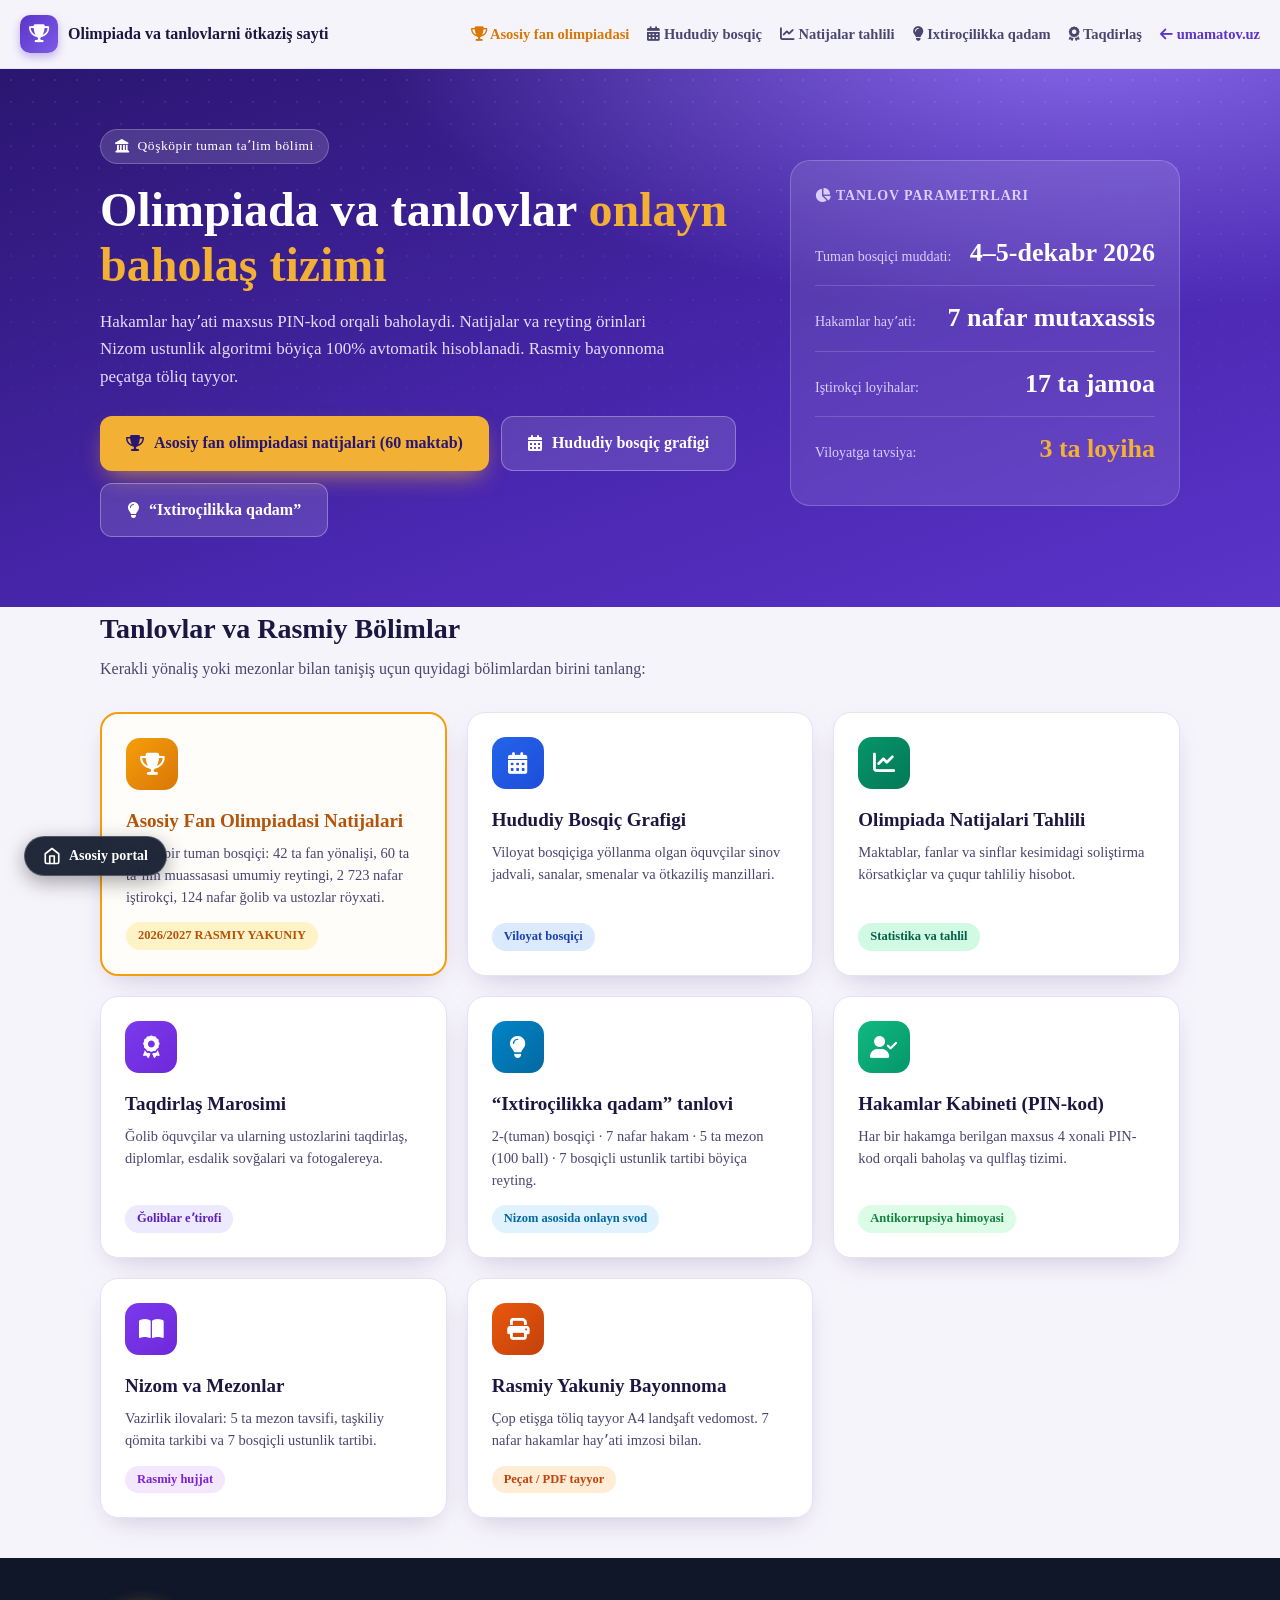
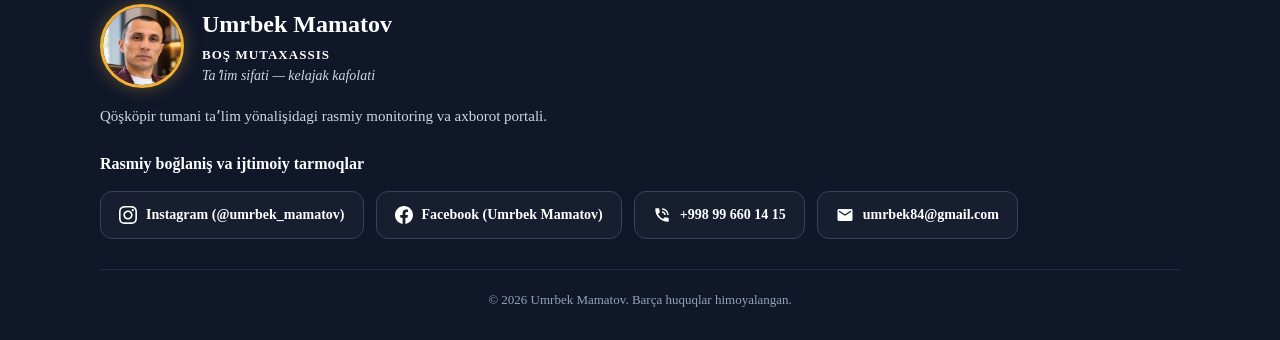
<file: index.html>
<!DOCTYPE html>
<html lang="uz">
<head>
  <meta charset="UTF-8">
  <meta name="viewport" content="width=device-width, initial-scale=1.0">
  <title>Olimpiada va tanlovlarni ötkaziş sayti | olimpiada.umamatov.uz</title>
  <meta name="description" content="Qöşköpir tuman taʼlim bölimi tasarrufidagi olimpiada va tanlovlar onlayn baholaş portali.">
  <link rel="stylesheet" href="https://cdnjs.cloudflare.com/ajax/libs/font-awesome/6.5.1/css/all.min.css">
  <style>
    :root{
      --ink:#1b1740; --ink-2:#4a4670; --bg:#f6f4fb; --card:#ffffff; --line:#e6e2f3;
      --brand:#5b34c9; --brand-2:#7c5ce6; --gold:#f2b134; --ok:#17a673;
      --shadow:0 10px 30px -12px rgba(52,28,120,.28);
    }
    *{box-sizing:border-box;margin:0;padding:0;font-family:'Times New Roman',Times,serif;}
    html{scroll-behavior:smooth}
    body{font-family:'Times New Roman',Times,serif;color:var(--ink);background:var(--bg);line-height:1.55}
    a{color:inherit}
    .wrap{max-width:1120px;margin:0 auto;padding:0 20px}

    /* header */
    header{position:sticky;top:0;z-index:20;background:rgba(246,244,251,.94);backdrop-filter:blur(10px);border-bottom:1px solid var(--line)}
    header .wrap{max-width:1380px}
    .nav{display:flex;align-items:center;justify-content:space-between;gap:20px;height:68px}
    .brand{display:flex;align-items:center;gap:10px;font-weight:700;font-size:16px;text-decoration:none;color:var(--ink);white-space:nowrap;flex-shrink:0}
    .logo{width:38px;height:38px;border-radius:10px;background:linear-gradient(135deg,var(--brand),var(--brand-2));display:grid;place-items:center;color:#fff;font-size:18px;box-shadow:0 4px 10px rgba(91,52,201,.35);flex-shrink:0}
    .nav .links{display:flex;align-items:center;gap:18px;flex-wrap:nowrap}
    .nav a.link{font-size:14.5px;font-weight:700;color:var(--ink-2);text-decoration:none;transition:.2s;white-space:nowrap}
    .nav a.link:hover{color:var(--brand)}
    @media(max-width:980px){.nav .links{display:none}}

    /* hero */
    .hero{position:relative;overflow:hidden;background:radial-gradient(1200px 500px at 85% -10%,#8d6df0 0,transparent 60%),linear-gradient(160deg,#2a1670,#4a27b0 60%,#5b34c9);color:#fff}
    .hero::after{content:"";position:absolute;inset:0;background-image:radial-gradient(rgba(255,255,255,.09) 1px,transparent 1px);background-size:22px 22px;mask-image:linear-gradient(to bottom,#000,transparent 85%);pointer-events:none}
    .hero .wrap{position:relative;z-index:1;padding-top:60px;padding-bottom:70px;display:grid;grid-template-columns:1.25fr .75fr;gap:40px;align-items:center}
    .eyebrow{display:inline-flex;align-items:center;gap:8px;font-size:13.5px;letter-spacing:.04em;background:rgba(255,255,255,.14);border:1px solid rgba(255,255,255,.22);padding:6px 14px;border-radius:99px;margin-bottom:18px}
    h1{font-family:'Times New Roman',Times,serif;font-size:clamp(30px,4.5vw,48px);line-height:1.15;font-weight:700;margin-bottom:16px}
    h1 span{color:var(--gold)}
    .hero p.lead{font-size:17px;color:#e4dcff;max-width:580px;margin-bottom:26px;line-height:1.6}
    .btn-group{display:flex;flex-wrap:wrap;gap:12px}
    .btn{display:inline-flex;align-items:center;gap:10px;border:0;cursor:pointer;font:inherit;font-weight:700;font-size:16px;padding:14px 26px;border-radius:12px;text-decoration:none;transition:.2s}
    .btn-gold{background:var(--gold);color:#2a1670;box-shadow:0 10px 24px -8px rgba(242,177,52,.7)}
    .btn-gold:hover{transform:translateY(-2px);background:#ffc04d}
    .btn-ghost{background:rgba(255,255,255,.12);color:#fff;border:1px solid rgba(255,255,255,.3)}
    .btn-ghost:hover{background:rgba(255,255,255,.2);transform:translateY(-2px)}

    /* panel */
    .panel{background:rgba(255,255,255,.1);border:1px solid rgba(255,255,255,.2);border-radius:20px;padding:24px;backdrop-filter:blur(6px)}
    .panel h3{font-size:14px;font-weight:700;color:#d9ceff;margin-bottom:14px;letter-spacing:.06em;text-transform:uppercase}
    .stat{display:flex;justify-content:space-between;align-items:baseline;padding:12px 0;border-top:1px solid rgba(255,255,255,.16)}
    .stat:first-of-type{border-top:0}
    .stat b{font-family:'Times New Roman',Times,serif;font-size:26px;color:#fff}
    .stat span{color:#d9ceff;font-size:14px}
    @media(max-width:860px){.hero .wrap{grid-template-columns:1fr;padding-top:40px;padding-bottom:50px}}

    /* section cards */
    section{padding:50px 0}
    .sec-head{margin-bottom:30px}
    .sec-head h2{font-size:28px;font-weight:700;color:var(--ink);margin-bottom:6px}
    .sec-head p{color:var(--ink-2);font-size:16px}
    .grid{display:grid;grid-template-columns:repeat(auto-fit,minmax(260px,1fr));gap:20px}
    .card{background:var(--card);border:1px solid var(--line);border-radius:18px;padding:24px;text-decoration:none;color:inherit;transition:.2s;box-shadow:var(--shadow);display:flex;flex-direction:column;justify-content:space-between}
    .card:hover{transform:translateY(-4px);border-color:var(--brand-2);box-shadow:0 14px 28px rgba(91,52,201,.18)}
    .card .ic{width:52px;height:52px;border-radius:14px;display:grid;place-items:center;font-size:22px;margin-bottom:16px;color:#fff}
    .card h3{font-size:19px;font-weight:700;margin-bottom:8px;color:var(--ink)}
    .card p{font-size:14.5px;color:var(--ink-2);line-height:1.5;margin-bottom:14px}
    .card .tag{align-self:flex-start;font-size:12.5px;font-weight:700;padding:4px 12px;border-radius:20px;background:#e0f2fe;color:#0369a1}

    /* footer */
    .site-footer{background:#0f1729;color:#cfd6e6;padding:46px 0 30px;margin-top:40px;width:100%}
    .site-footer .wrap{max-width:1120px;margin:0 auto;padding:0 20px}
    .f-top{display:flex;align-items:center;gap:18px;margin-bottom:16px}
    .f-logo{object-fit:cover;width:84px;height:84px;flex:none;border-radius:50%;border:3px solid var(--gold);background:radial-gradient(circle,#1d2542,#0b1020);box-shadow:0 0 18px rgba(242,177,52,.35)}
    .f-name{font-size:24px;font-weight:700;color:#fff}
    .f-role{font-size:13px;font-weight:700;letter-spacing:.08em;color:#fff;margin-top:2px}
    .f-slogan{font-style:italic;font-size:14px;color:#cfd6e6}
    .f-desc{max-width:580px;font-size:15px;color:#cfd6e6;margin-bottom:24px;line-height:1.6}
    .site-footer h5{font-size:16px;color:#fff;margin-bottom:14px;font-weight:700}
    .f-links{display:flex;flex-wrap:wrap;gap:12px}
    .f-links a{display:inline-flex;align-items:center;gap:9px;color:#fff;text-decoration:none;font-weight:700;font-size:14px;border:1px solid #38425e;border-radius:12px;padding:12px 18px;transition:all .2s;background:rgba(255,255,255,.03)}
    .f-links a:hover{border-color:var(--gold);background:rgba(242,177,52,.12);transform:translateY(-2px)}
    .f-links svg{width:18px;height:18px;fill:#fff;flex:none}
    .f-copy{margin-top:30px;padding-top:20px;border-top:1px solid #222c47;text-align:center;font-size:13px;color:#94a3b8}
    @media(max-width:640px){.f-top{flex-direction:column;align-items:flex-start}.f-links{flex-direction:column}.f-links a{width:100%}}
  </style>
</head>
<body>

<header>
  <div class="wrap nav">
    <a class="brand" href="index.html">
      <span class="logo"><i class="fa-solid fa-trophy"></i></span>
      <span>Olimpiada va tanlovlarni ötkaziş sayti</span>
    </a>
    <div class="links">
      <a class="link" href="tuman-natijalar.html" style="color:#d97706;font-weight:800;"><i class="fa-solid fa-trophy"></i> Asosiy fan olimpiadasi</a>
      <a class="link" href="hududiy-bosqich.html"><i class="fa-solid fa-calendar-days"></i> Hududiy bosqiç</a>
      <a class="link" href="olimpiada-tahlil.html"><i class="fa-solid fa-chart-line"></i> Natijalar tahlili</a>
      <a class="link" href="ixtirochilik/index.html"><i class="fa-solid fa-lightbulb"></i> Ixtiroçilikka qadam</a>
      <a class="link" href="taqdirlash.html"><i class="fa-solid fa-award"></i> Taqdirlaş</a>
      <a class="link" href="https://umamatov.uz" target="_blank" style="color:var(--brand);font-weight:800;"><i class="fa-solid fa-arrow-left"></i> umamatov.uz</a>
    </div>
  </div>
</header>

<div class="hero">
  <div class="wrap">
    <div>
      <span class="eyebrow"><i class="fa-solid fa-landmark"></i> Qöşköpir tuman taʼlim bölimi</span>
      <h1>Olimpiada va tanlovlar <span>onlayn baholaş tizimi</span></h1>
      <p class="lead">
        Hakamlar hayʼati maxsus PIN-kod orqali baholaydi. Natijalar va reyting örinlari Nizom ustunlik algoritmi böyiça 100% avtomatik hisoblanadi. Rasmiy bayonnoma peçatga töliq tayyor.
      </p>
      <div class="btn-group">
        <a class="btn btn-gold" href="tuman-natijalar.html">
          <i class="fa-solid fa-trophy"></i> Asosiy fan olimpiadasi natijalari (60 maktab)
        </a>
        <a class="btn btn-ghost" href="hududiy-bosqich.html">
          <i class="fa-solid fa-calendar-days"></i> Hududiy bosqiç grafigi
        </a>
        <a class="btn btn-ghost" href="ixtirochilik/index.html">
          <i class="fa-solid fa-lightbulb"></i> “Ixtiroçilikka qadam”
        </a>
      </div>
    </div>

    <div class="panel">
      <h3><i class="fa-solid fa-chart-pie"></i> Tanlov parametrlari</h3>
      <div class="stat">
        <span>Tuman bosqiçi muddati:</span>
        <b>4–5-dekabr 2026</b>
      </div>
      <div class="stat">
        <span>Hakamlar hayʼati:</span>
        <b>7 nafar mutaxassis</b>
      </div>
      <div class="stat">
        <span>Iştirokçi loyihalar:</span>
        <b>17 ta jamoa</b>
      </div>
      <div class="stat">
        <span>Viloyatga tavsiya:</span>
        <b style="color:var(--gold);">3 ta loyiha</b>
      </div>
    </div>
  </div>
</div>

<section class="wrap">
  <div class="sec-head">
    <h2>Tanlovlar va Rasmiy Bölimlar</h2>
    <p>Kerakli yönaliş yoki mezonlar bilan tanişiş uçun quyidagi bölimlardan birini tanlang:</p>
  </div>

  <div class="grid">
    <a class="card" href="tuman-natijalar.html" style="border:2px solid #f59e0b;background:#fffdfa;">
      <div>
        <div class="ic" style="background:linear-gradient(135deg,#f59e0b,#d97706);"><i class="fa-solid fa-trophy"></i></div>
        <h3 style="color:#b45309;">Asosiy Fan Olimpiadasi Natijalari</h3>
        <p>Qöşköpir tuman bosqiçi: 42 ta fan yönalişi, 60 ta taʼlim muassasasi umumiy reytingi, 2 723 nafar iştirokçi, 124 nafar ğolib va ustozlar röyxati.</p>
      </div>
      <span class="tag" style="background:#fef3c7;color:#b45309;font-weight:800;">2026/2027 RASMIY YAKUNIY</span>
    </a>

    <a class="card" href="hududiy-bosqich.html">
      <div>
        <div class="ic" style="background:linear-gradient(135deg,#2563eb,#1d4ed8);"><i class="fa-solid fa-calendar-days"></i></div>
        <h3>Hududiy Bosqiç Grafigi</h3>
        <p>Viloyat bosqiçiga yöllanma olgan öquvçilar sinov jadvali, sanalar, smenalar va ötkaziliş manzillari.</p>
      </div>
      <span class="tag" style="background:#dbeafe;color:#1e40af;">Viloyat bosqiçi</span>
    </a>

    <a class="card" href="olimpiada-tahlil.html">
      <div>
        <div class="ic" style="background:linear-gradient(135deg,#059669,#047857);"><i class="fa-solid fa-chart-line"></i></div>
        <h3>Olimpiada Natijalari Tahlili</h3>
        <p>Maktablar, fanlar va sinflar kesimidagi soliştirma körsatkiçlar va çuqur tahliliy hisobot.</p>
      </div>
      <span class="tag" style="background:#d1fae5;color:#065f46;">Statistika va tahlil</span>
    </a>

    <a class="card" href="taqdirlash.html">
      <div>
        <div class="ic" style="background:linear-gradient(135deg,#7c3aed,#6d28d9);"><i class="fa-solid fa-award"></i></div>
        <h3>Taqdirlaş Marosimi</h3>
        <p>Ğolib öquvçilar va ularning ustozlarini taqdirlaş, diplomlar, esdalik sovğalari va fotogalereya.</p>
      </div>
      <span class="tag" style="background:#ede9fe;color:#5b21b6;">Ğoliblar eʼtirofi</span>
    </a>
    <a class="card" href="ixtirochilik/index.html">
      <div>
        <div class="ic" style="background:linear-gradient(135deg,#0284c7,#0369a1);"><i class="fa-solid fa-lightbulb"></i></div>
        <h3>“Ixtiroçilikka qadam” tanlovi</h3>
        <p>2-(tuman) bosqiçi · 7 nafar hakam · 5 ta mezon (100 ball) · 7 bosqiçli ustunlik tartibi böyiça reyting.</p>
      </div>
      <span class="tag">Nizom asosida onlayn svod</span>
    </a>

    <a class="card" href="ixtirochilik/hakam.html">
      <div>
        <div class="ic" style="background:linear-gradient(135deg,#10b981,#059669);"><i class="fa-solid fa-user-check"></i></div>
        <h3>Hakamlar Kabineti (PIN-kod)</h3>
        <p>Har bir hakamga berilgan maxsus 4 xonali PIN-kod orqali baholaş va qulflaş tizimi.</p>
      </div>
      <span class="tag" style="background:#dcfce7;color:#15803d;">Antikorrupsiya himoyasi</span>
    </a>

    <a class="card" href="ixtirochilik/nizom.html">
      <div>
        <div class="ic" style="background:linear-gradient(135deg,#7c3aed,#6d28d9);"><i class="fa-solid fa-book-open"></i></div>
        <h3>Nizom va Mezonlar</h3>
        <p>Vazirlik ilovalari: 5 ta mezon tavsifi, taşkiliy qömita tarkibi va 7 bosqiçli ustunlik tartibi.</p>
      </div>
      <span class="tag" style="background:#f3e8ff;color:#7e22ce;">Rasmiy hujjat</span>
    </a>

    <a class="card" href="ixtirochilik/bayonnoma.html">
      <div>
        <div class="ic" style="background:linear-gradient(135deg,#ea580c,#c2410c);"><i class="fa-solid fa-print"></i></div>
        <h3>Rasmiy Yakuniy Bayonnoma</h3>
        <p>Çop etişga töliq tayyor A4 landşaft vedomost. 7 nafar hakamlar hayʼati imzosi bilan.</p>
      </div>
      <span class="tag" style="background:#ffedd5;color:#c2410c;">Peçat / PDF tayyor</span>
    </a>
  </div>
</section>

<!-- Rasmiy Portal Footeri (test.umamatov.uz andozasida) -->
  <footer class="site-footer no-print">
    <div class="wrap">
      <div class="f-top">
        <img class="f-logo" alt="Umrbek Mamatov" src="assets/umrbek-mamatov.jpg">
        <div>
          <div class="f-name">Umrbek Mamatov</div>
          <div class="f-role">BOŞ MUTAXASSIS</div>
          <div class="f-slogan">Taʼlim sifati — kelajak kafolati</div>
        </div>
      </div>
      <div class="f-desc">Qöşköpir tumani taʼlim yönalişidagi rasmiy monitoring va axborot portali.</div>
      <h5>Rasmiy boğlaniş va ijtimoiy tarmoqlar</h5>
      <div class="f-links">
        <a href="https://instagram.com/umrbek_mamatov" target="_blank" rel="noopener">
          <svg viewBox="0 0 24 24"><path d="M12 2.163c3.204 0 3.584.012 4.85.07 3.252.148 4.771 1.691 4.919 4.919.058 1.265.069 1.645.069 4.849 0 3.205-.012 3.584-.069 4.849-.149 3.225-1.664 4.771-4.919 4.919-1.266.058-1.644.07-4.85.07-3.204 0-3.584-.012-4.849-.07-3.26-.149-4.771-1.699-4.919-4.92-.058-1.265-.07-1.644-.07-4.849 0-3.204.013-3.583.07-4.849.149-3.227 1.664-4.771 4.919-4.919 1.266-.057 1.645-.069 4.849-.069zm0-2.163c-3.259 0-3.667.014-4.947.072-4.358.2-6.78 2.618-6.98 6.98-.059 1.281-.073 1.689-.073 4.948 0 3.259.014 3.668.072 4.948.2 4.358 2.618 6.78 6.98 6.98 1.281.058 1.689.072 4.948.072 3.259 0 3.668-.014 4.948-.072 4.354-.2 6.782-2.618 6.979-6.98.059-1.28.073-1.689.073-4.948 0-3.259-.014-3.667-.072-4.947-.196-4.354-2.617-6.78-6.979-6.98-1.281-.059-1.69-.073-4.949-.073zm0 5.838c-3.403 0-6.162 2.759-6.162 6.162s2.759 6.163 6.162 6.163 6.162-2.759 6.162-6.163c0-3.403-2.759-6.162-6.162-6.162zm0 10.162c-2.209 0-4-1.79-4-4 0-2.209 1.791-4 4-4s4 1.791 4 4c0 2.21-1.791 4-4 4zm6.406-11.845c-.796 0-1.441.645-1.441 1.44s.645 1.44 1.441 1.44c.795 0 1.439-.645 1.439-1.44s-.644-1.44-1.439-1.44z"/></svg>
          Instagram (@umrbek_mamatov)
        </a>
        <a href="https://facebook.com/Umrbek Mamatov" target="_blank" rel="noopener">
          <svg viewBox="0 0 24 24"><path d="M24 12.073c0-6.627-5.373-12-12-12s-12 5.373-12 12c0 5.99 4.388 10.954 10.125 11.854v-8.385H7.078v-3.47h3.047V9.43c0-3.007 1.792-4.669 4.533-4.669 1.312 0 2.686.235 2.686.235v2.953H15.83c-1.491 0-1.956.925-1.956 1.874v2.25h3.328l-.532 3.47h-2.796v8.385C19.612 23.027 24 18.062 24 12.073z"/></svg>
          Facebook (Umrbek Mamatov)
        </a>
        <a href="tel:+998996601415">
          <svg viewBox="0 0 24 24"><path d="M20 15.5c-1.25 0-2.45-.2-3.57-.57a1.02 1.02 0 0 0-1.02.24l-2.2 2.2a15.045 15.045 0 0 1-6.59-6.59l2.2-2.21a.96.96 0 0 0 .25-1A11.36 11.36 0 0 1 8.5 4c0-.55-.45-1-1-1H4c-.55 0-1 .45-1 1 0 9.39 7.61 17 17 17 .55 0 1-.45 1-1v-3.5c0-.55-.45-1-1-1zM19 12h2a9 9 0 0 0-9-9v2c3.87 0 7 3.13 7 7zm-4 0h2c0-2.76-2.24-5-5-5v2c1.66 0 3 1.34 3 3z"/></svg>
          +998 99 660 14 15
        </a>
        <a href="mailto:umrbek84@gmail.com">
          <svg viewBox="0 0 24 24"><path d="M20 4H4c-1.1 0-1.99.9-1.99 2L2 18c0 1.1.9 2 2 2h16c1.1 0 2-.9 2-2V6c0-1.1-.9-2-2-2zm0 4l-8 5-8-5V6l8 5 8-5v2z"/></svg>
          umrbek84@gmail.com
        </a>
      </div>
      <div class="f-copy">© 2026 Umrbek Mamatov. Barça huquqlar himoyalangan.</div>
    </div>
  </footer>

<script data-goatcounter="https://umamatov.goatcounter.com/count" async src="https://gc.zgo.at/count.js"></script>

<!-- Asosiy portal (umamatov.uz) ga qaytish tugmasi -->
<style>
#um-portal-back {
  position: fixed;
  bottom: 24px;
  left: 24px;
  z-index: 2147482000;
  display: inline-flex;
  align-items: center;
  gap: 8px;
  padding: 10px 18px;
  border-radius: 30px;
  background: rgba(15, 23, 42, 0.92);
  backdrop-filter: blur(10px);
  color: #ffffff !important;
  font: 700 14px -apple-system, BlinkMacSystemFont, "Segoe UI", Roboto, sans-serif;
  text-decoration: none !important;
  border: 1px solid rgba(255, 255, 255, 0.22);
  box-shadow: 0 6px 20px rgba(0, 0, 0, 0.35);
  cursor: pointer;
  transition: all 0.25s ease;
}
#um-portal-back:hover {
  background: #1d4ed8;
  transform: translateY(-2px);
  box-shadow: 0 10px 25px rgba(29, 78, 216, 0.45);
  color: #fff !important;
}
#um-portal-back svg {
  width: 18px;
  height: 18px;
  fill: none;
  stroke: currentColor;
  stroke-width: 2.2;
  stroke-linecap: round;
  stroke-linejoin: round;
}
@media (max-width: 768px) {
  #um-portal-back {
    bottom: 18px;
    left: 16px;
    padding: 9px 14px;
    font-size: 13px;
    border-radius: 24px;
    box-shadow: 0 4px 16px rgba(0, 0, 0, 0.4);
  }
}
</style>
<a id="um-portal-back" href="https://umamatov.uz/" title="Asosiy portal (umamatov.uz) ga qaytish" onclick="umReturnToPortal(event)">
  <svg viewBox="0 0 24 24"><path d="M3 9l9-7 9 7v11a2 2 0 0 1-2 2H5a2 2 0 0 1-2-2z"></path><polyline points="9 22 9 12 15 12 15 22"></polyline></svg>
  <span>Asosiy portal</span>
</a>
<script>
function umReturnToPortal(e) {
  if (e) e.preventDefault();
  
  // 1. Agar oldingi vkladka (bosh sahifa) ochiq bo'lsa:
  if (window.opener && !window.opener.closed) {
    try {
      window.opener.focus();
      window.close(); // Ushbu vkladkani o'chirib/yopib yuboramiz!
      
      // Agar brauzer yopilishini kechiktirsa yoki bloklasa:
      setTimeout(function() {
        if (!window.closed) {
          window.location.href = 'https://umamatov.uz/';
        }
      }, 200);
      return;
    } catch(err) {
      try {
        window.close();
        return;
      } catch(e2) {}
    }
  }
  
  // 2. Agar oldingi vkladka yopilgan bo'lsa yoki to'g'ridan-to'g'ri ochilgan bo'lsa:
  // Shu vkladkaning o'zida bosh sahifani ochamiz:
  window.location.href = 'https://umamatov.uz/';
}
</script>

</body>
</html>
</file>
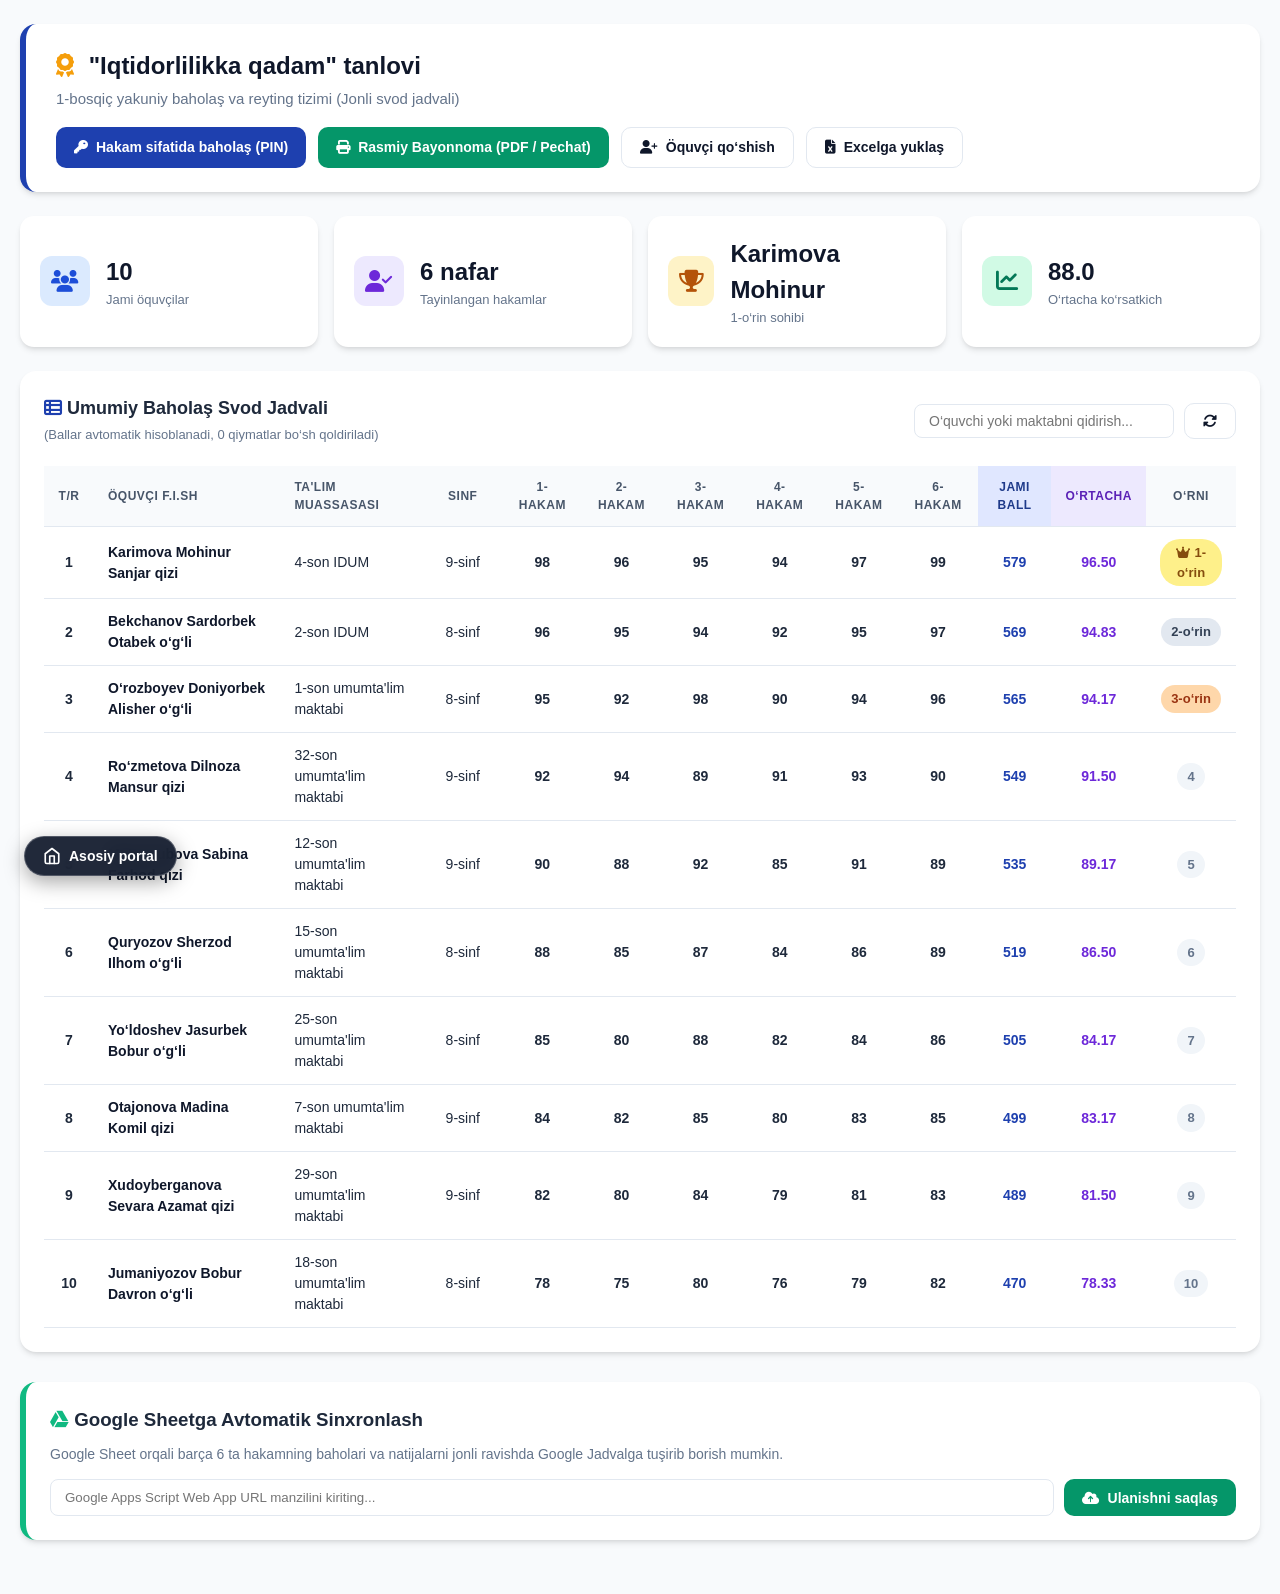
<file: iqtidorlilikka-qadam/index.html>
<!DOCTYPE html>
<html lang="uz">
<head>
  <meta charset="UTF-8">
  <meta name="viewport" content="width=device-width, initial-scale=1.0">
  <title>"Iqtidorlilikka qadam" tanlovi - Onlayn Baholaş Tizimi</title>
  <link rel="stylesheet" href="style.css">
  <link rel="stylesheet" href="https://cdnjs.cloudflare.com/ajax/libs/font-awesome/6.5.1/css/all.min.css">
</head>
<body>

  <div class="container">
    <!-- Header -->
    <div class="header-box">
      <div class="header-info">
        <h1><i class="fa-solid fa-award" style="color: #f59e0b; margin-right: 8px;"></i> "Iqtidorlilikka qadam" tanlovi</h1>
        <p>1-bosqiç yakuniy baholaş va reyting tizimi (Jonli svod jadvali)</p>
      </div>
      <div class="header-actions">
        <a href="hakam.html" class="btn btn-primary">
          <i class="fa-solid fa-key"></i> Hakam sifatida baholaş (PIN)
        </a>
        <a href="bayonnoma.html" class="btn btn-success">
          <i class="fa-solid fa-print"></i> Rasmiy Bayonnoma (PDF / Pechat)
        </a>
        <button onclick="openAddStudentModal()" class="btn btn-outline">
          <i class="fa-solid fa-user-plus"></i> Öquvçi qo‘shish
        </button>
        <button onclick="exportToCsv()" class="btn btn-outline">
          <i class="fa-solid fa-file-excel"></i> Excelga yuklaş
        </button>
      </div>
    </div>

    <!-- Statistika kartochkalari -->
    <div class="stats-grid">
      <div class="stat-card">
        <div class="stat-icon blue"><i class="fa-solid fa-users"></i></div>
        <div class="stat-content">
          <h3 id="statTotalStudents">0</h3>
          <p>Jami öquvçilar</p>
        </div>
      </div>
      <div class="stat-card">
        <div class="stat-icon purple"><i class="fa-solid fa-user-check"></i></div>
        <div class="stat-content">
          <h3>6 nafar</h3>
          <p>Tayinlangan hakamlar</p>
        </div>
      </div>
      <div class="stat-card">
        <div class="stat-icon amber"><i class="fa-solid fa-trophy"></i></div>
        <div class="stat-content">
          <h3 id="statLeader">-</h3>
          <p>1-o‘rin sohibi</p>
        </div>
      </div>
      <div class="stat-card">
        <div class="stat-icon green"><i class="fa-solid fa-chart-line"></i></div>
        <div class="stat-content">
          <h3 id="statAvgScore">0</h3>
          <p>O‘rtacha ko‘rsatkich</p>
        </div>
      </div>
    </div>

    <!-- Svod Jadvali -->
    <div class="table-card">
      <div class="table-header">
        <div>
          <h2><i class="fa-solid fa-table-list" style="color: var(--primary);"></i> Umumiy Baholaş Svod Jadvali</h2>
          <span style="font-size: 13px; color: #64748b;">(Ballar avtomatik hisoblanadi, 0 qiymatlar bo‘sh qoldiriladi)</span>
        </div>
        <div style="display: flex; gap: 10px; align-items: center;">
          <input type="text" id="searchInput" placeholder="O‘quvchi yoki maktabni qidirish..." onkeyup="filterTable()" 
                 style="padding: 8px 14px; border: 1px solid var(--border); border-radius: 8px; font-size: 14px; width: 260px;">
          <button onclick="refreshData()" class="btn btn-outline" title="Yangilash">
            <i class="fa-solid fa-rotate"></i>
          </button>
        </div>
      </div>

      <div class="table-responsive">
        <table class="data-table" id="rankingTable">
          <thead>
            <tr>
              <th style="width: 50px; text-align: center;">T/r</th>
              <th>Öquvçi F.I.SH</th>
              <th>Ta'lim muassasasi</th>
              <th style="width: 80px; text-align: center;">Sinf</th>
              <th style="text-align: center;">1-Hakam</th>
              <th style="text-align: center;">2-Hakam</th>
              <th style="text-align: center;">3-Hakam</th>
              <th style="text-align: center;">4-Hakam</th>
              <th style="text-align: center;">5-Hakam</th>
              <th style="text-align: center;">6-Hakam</th>
              <th style="text-align: center; background: #e0e7ff; color: #1e3a8a;">Jami ball</th>
              <th style="text-align: center; background: #ede9fe; color: #5b21b6;">O‘rtacha</th>
              <th style="text-align: center; width: 90px;">O‘rni</th>
            </tr>
          </thead>
          <tbody id="tableBody">
            <!-- JavaScript orqali to'ldiriladi -->
          </tbody>
        </table>
      </div>
    </div>

    <!-- Google Sheet sozlash bo'limi -->
    <div class="table-card" style="border-left: 6px solid #10b981;">
      <h3 style="margin-bottom: 10px;"><i class="fa-brands fa-google-drive" style="color: #10b981;"></i> Google Sheetga Avtomatik Sinxronlash</h3>
      <p style="color: #64748b; font-size: 14px; margin-bottom: 14px;">
        Google Sheet orqali barça 6 ta hakamning baholari va natijalarni jonli ravishda Google Jadvalga tuşirib borish mumkin.
      </p>
      <div style="display: flex; gap: 10px; flex-wrap: wrap;">
        <input type="text" id="sheetsApiUrl" placeholder="Google Apps Script Web App URL manzilini kiriting..." 
               style="flex: 1; min-width: 300px; padding: 10px 14px; border: 1px solid var(--border); border-radius: 8px;">
        <button onclick="saveSheetsUrl()" class="btn btn-success">
          <i class="fa-solid fa-cloud-arrow-up"></i> Ulanishni saqlaş
        </button>
      </div>
    </div>
  </div>

  <script src="data.js"></script>
  <script>
    let appData = loadAppData();

    function renderDashboard() {
      const ranked = calculateRanking(appData.students);
      const tbody = document.getElementById("tableBody");
      tbody.innerHTML = "";

      let totalScores = 0;
      let countWithScores = 0;

      ranked.forEach((st, idx) => {
        if (st.averageScore !== "") {
          totalScores += Number(st.averageScore);
          countWithScores++;
        }

        const tr = document.createElement("tr");

        // O'rin belgilash nishoni (badge)
        let rankBadge = `<span class="rank-badge rank-other">${st.rank}</span>`;
        if (st.rank === 1) rankBadge = `<span class="rank-badge rank-1"><i class="fa-solid fa-crown"></i> 1-o‘rin</span>`;
        else if (st.rank === 2) rankBadge = `<span class="rank-badge rank-2">2-o‘rin</span>`;
        else if (st.rank === 3) rankBadge = `<span class="rank-badge rank-3">3-o‘rin</span>`;

        // 6 ta hakam ballari (0 yoki bo'sh bo'lsa bo'sh qoldirish - jadval standartlari)
        let judgeCells = "";
        for (let i = 0; i < 6; i++) {
          const score = st.judgeScores[i];
          const displayScore = (score === null || score === 0 || score === undefined) ? "" : score;
          judgeCells += `<td class="score-cell">${displayScore}</td>`;
        }

        tr.innerHTML = `
          <td style="text-align: center; font-weight: 600;">${idx + 1}</td>
          <td style="font-weight: 600; color: var(--dark);">${st.name}</td>
          <td>${st.school}</td>
          <td style="text-align: center;">${st.grade}</td>
          ${judgeCells}
          <td class="score-highlight">${st.totalSum || ""}</td>
          <td class="score-highlight" style="color: #6d28d9;">${st.averageScore || ""}</td>
          <td style="text-align: center;">${rankBadge}</td>
        `;
        tbody.appendChild(tr);
      });

      // Statistikani yangilash
      document.getElementById("statTotalStudents").innerText = ranked.length;
      document.getElementById("statLeader").innerText = ranked.length > 0 && ranked[0].totalSum !== "" ? ranked[0].name.split(" ")[0] + " " + ranked[0].name.split(" ")[1] : "-";
      document.getElementById("statAvgScore").innerText = countWithScores > 0 ? (totalScores / countWithScores).toFixed(1) : "0";
    }

    function filterTable() {
      const q = document.getElementById("searchInput").value.toLowerCase();
      const rows = document.querySelectorAll("#tableBody tr");
      rows.forEach(r => {
        const text = r.innerText.toLowerCase();
        r.style.display = text.includes(q) ? "" : "none";
      });
    }

    function refreshData() {
      appData = loadAppData();
      renderDashboard();
    }

    function openAddStudentModal() {
      const name = prompt("O‘quvchining F.I.SH ini kiriting:");
      if (!name) return;
      const school = prompt("Maktab / Ta'lim muassasasi (masalan, 1-maktab):") || "Umumta'lim maktabi";
      const grade = prompt("Sinfi (masalan, 8-sinf):") || "8-sinf";

      const newId = appData.students.length > 0 ? Math.max(...appData.students.map(s => s.id)) + 1 : 1;
      appData.students.push({
        id: newId,
        name: name.trim(),
        school: school.trim(),
        grade: grade.trim(),
        scores: {}
      });
      saveAppData(appData);
      renderDashboard();
      alert("Yangi o‘quvchi ro‘yxatga qo‘shildi!");
    }

    function exportToCsv() {
      const ranked = calculateRanking(appData.students);
      let csv = "T/r,F.I.SH,Maktab,Sinf,1-Hakam,2-Hakam,3-Hakam,4-Hakam,5-Hakam,6-Hakam,Jami ball,O'rtacha ball,O'rni\n";
      ranked.forEach((st, idx) => {
        const j1 = st.judgeScores[0] || "";
        const j2 = st.judgeScores[1] || "";
        const j3 = st.judgeScores[2] || "";
        const j4 = st.judgeScores[3] || "";
        const j5 = st.judgeScores[4] || "";
        const j6 = st.judgeScores[5] || "";
        csv += `"${idx+1}","${st.name}","${st.school}","${st.grade}","${j1}","${j2}","${j3}","${j4}","${j5}","${j6}","${st.totalSum}","${st.averageScore}","${st.rank}"\n`;
      });

      const blob = new Blob(["\ufeff" + csv], { type: "text/csv;charset=utf-8;" });
      const url = URL.createObjectURL(blob);
      const a = document.createElement("a");
      a.href = url;
      a.download = "Iqtidorlilikka_qadam_natijalari.csv";
      a.click();
    }

    function saveSheetsUrl() {
      const val = document.getElementById("sheetsApiUrl").value.trim();
      localStorage.setItem("iqtidor_sheets_url", val);
      alert("Google Sheets ulanish manzili saqlandi!");
    }

    // Boshlang'ich yuklaş
    renderDashboard();
    const savedUrl = localStorage.getItem("iqtidor_sheets_url");
    if (savedUrl) document.getElementById("sheetsApiUrl").value = savedUrl;
  </script>

<!-- Asosiy portal (umamatov.uz) ga qaytish tugmasi -->
<style>
#um-portal-back {
  position: fixed;
  bottom: 24px;
  left: 24px;
  z-index: 2147482000;
  display: inline-flex;
  align-items: center;
  gap: 8px;
  padding: 10px 18px;
  border-radius: 30px;
  background: rgba(15, 23, 42, 0.92);
  backdrop-filter: blur(10px);
  color: #ffffff !important;
  font: 700 14px -apple-system, BlinkMacSystemFont, "Segoe UI", Roboto, sans-serif;
  text-decoration: none !important;
  border: 1px solid rgba(255, 255, 255, 0.22);
  box-shadow: 0 6px 20px rgba(0, 0, 0, 0.35);
  cursor: pointer;
  transition: all 0.25s ease;
}
#um-portal-back:hover {
  background: #1d4ed8;
  transform: translateY(-2px);
  box-shadow: 0 10px 25px rgba(29, 78, 216, 0.45);
  color: #fff !important;
}
#um-portal-back svg {
  width: 18px;
  height: 18px;
  fill: none;
  stroke: currentColor;
  stroke-width: 2.2;
  stroke-linecap: round;
  stroke-linejoin: round;
}
@media (max-width: 768px) {
  #um-portal-back {
    bottom: 18px;
    left: 16px;
    padding: 9px 14px;
    font-size: 13px;
    border-radius: 24px;
    box-shadow: 0 4px 16px rgba(0, 0, 0, 0.4);
  }
}
</style>
<a id="um-portal-back" href="https://umamatov.uz/" title="Asosiy portal (umamatov.uz) ga qaytish" onclick="umReturnToPortal(event)">
  <svg viewBox="0 0 24 24"><path d="M3 9l9-7 9 7v11a2 2 0 0 1-2 2H5a2 2 0 0 1-2-2z"></path><polyline points="9 22 9 12 15 12 15 22"></polyline></svg>
  <span>Asosiy portal</span>
</a>
<script>
function umReturnToPortal(e) {
  if (e) e.preventDefault();
  
  // 1. Agar oldingi vkladka (bosh sahifa) ochiq bo'lsa:
  if (window.opener && !window.opener.closed) {
    try {
      window.opener.focus();
      window.close(); // Ushbu vkladkani o'chirib/yopib yuboramiz!
      
      // Agar brauzer yopilishini kechiktirsa yoki bloklasa:
      setTimeout(function() {
        if (!window.closed) {
          window.location.href = 'https://umamatov.uz/';
        }
      }, 200);
      return;
    } catch(err) {
      try {
        window.close();
        return;
      } catch(e2) {}
    }
  }
  
  // 2. Agar oldingi vkladka yopilgan bo'lsa yoki to'g'ridan-to'g'ri ochilgan bo'lsa:
  // Shu vkladkaning o'zida bosh sahifani ochamiz:
  window.location.href = 'https://umamatov.uz/';
}
</script>

</body>
</html>
</file>
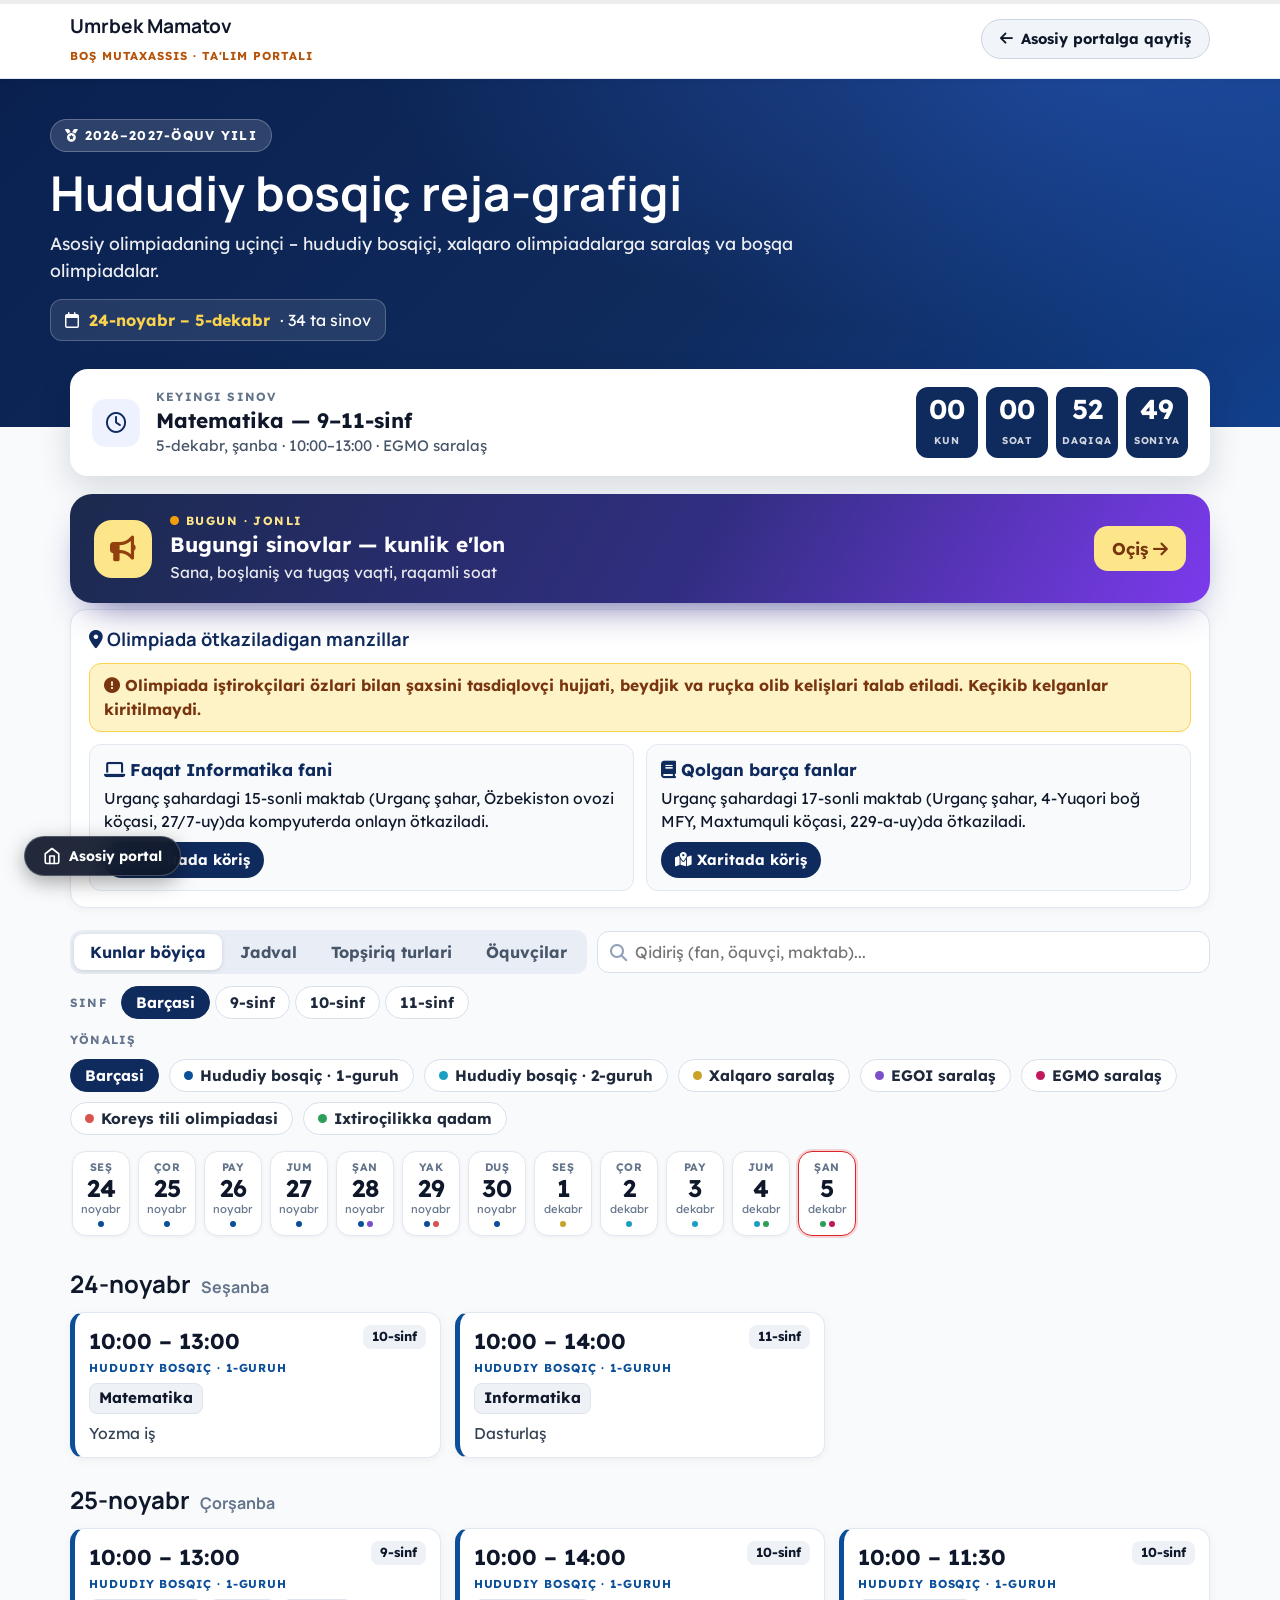
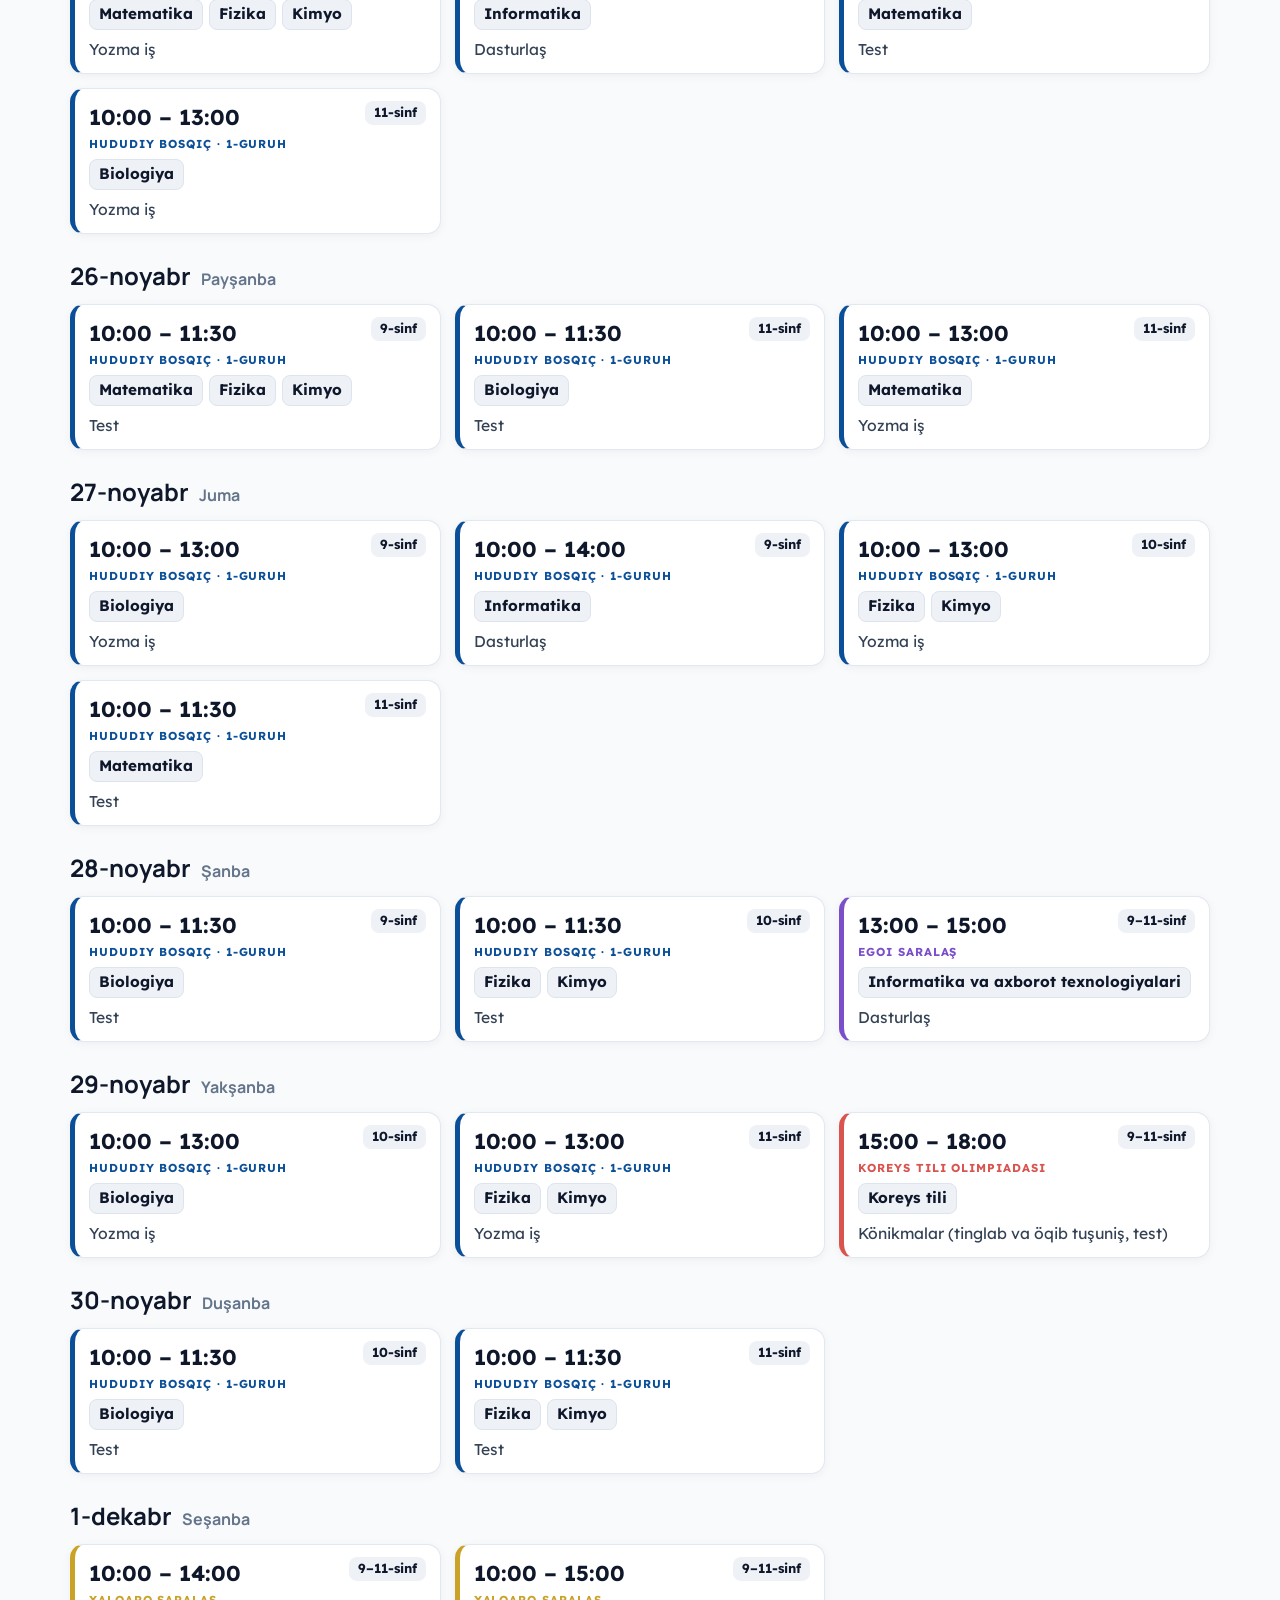
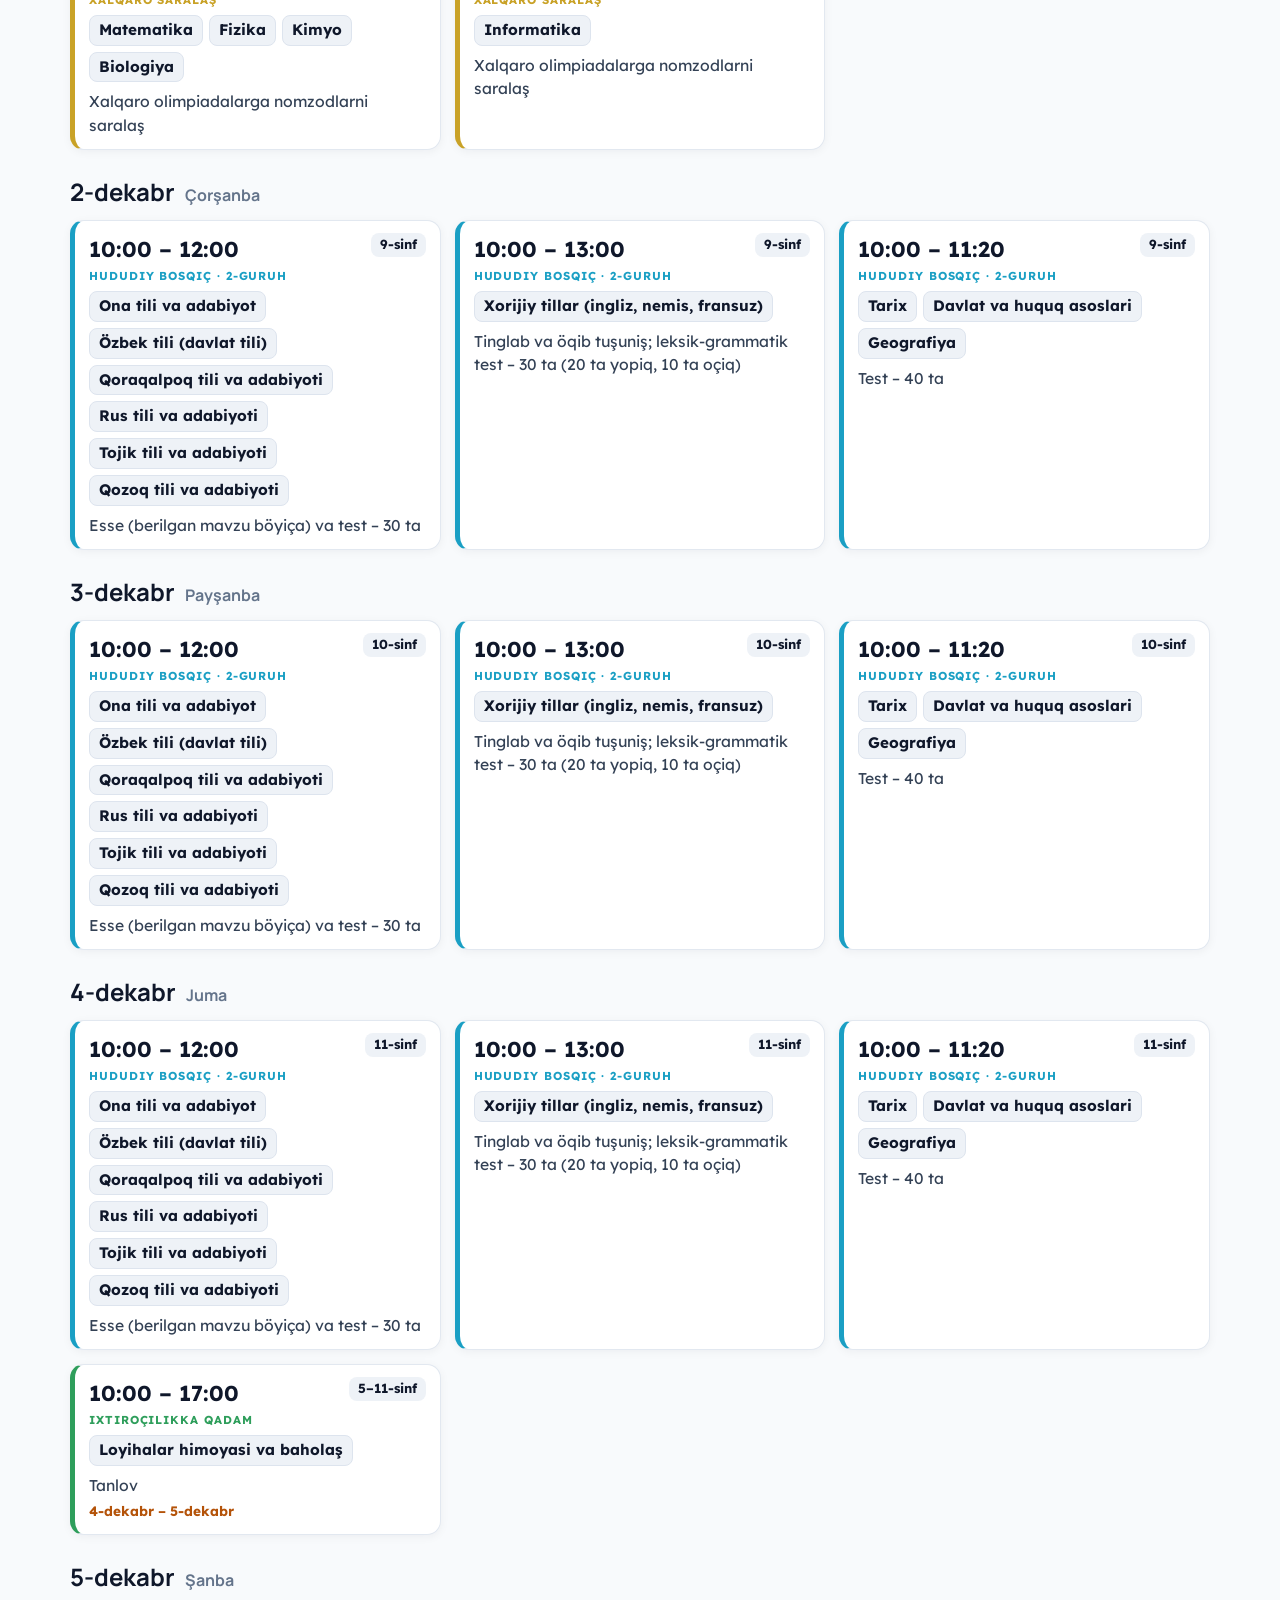
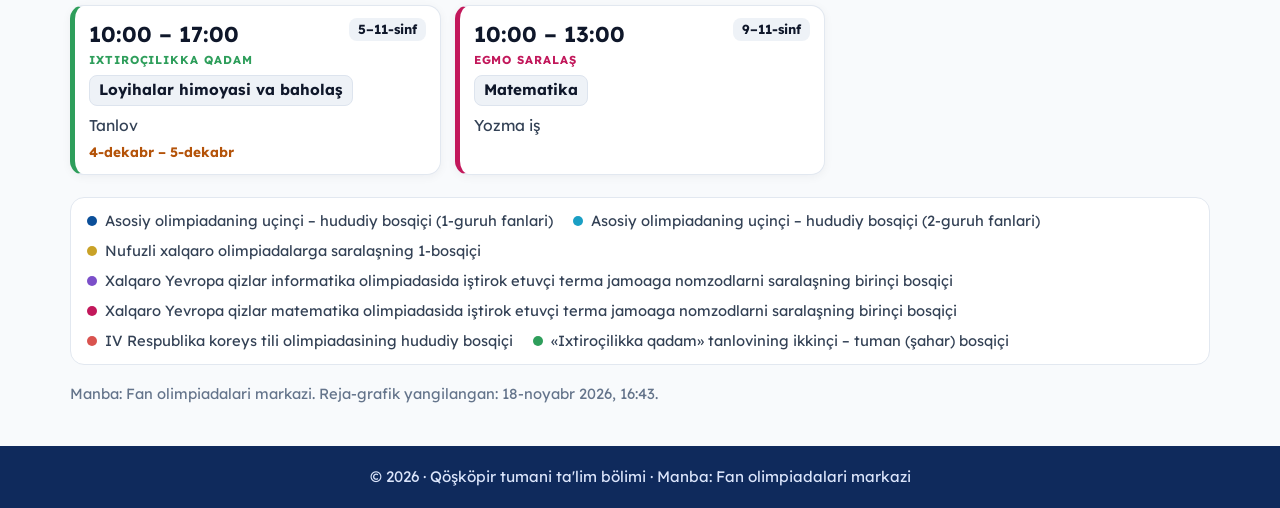
<file: hududiy-bosqich.html>
<!DOCTYPE html>
<html lang="uz"><head><meta charset="utf-8"><meta name="viewport" content="width=device-width,initial-scale=1">
<title>Hududiy bosqiç reja-grafigi | Umrbek Mamatov</title>
<meta name="description" content="Asosiy olimpiadaning uçinçi – hududiy bosqiçi, xalqaro olimpiadalarga saralaş va boşqa olimpiadalar reja-grafigi (24-noyabr – 5-dekabr).">
<link rel="stylesheet" href="https://cdnjs.cloudflare.com/ajax/libs/font-awesome/6.5.1/css/all.min.css">
<style>
*{box-sizing:border-box;margin:0;padding:0}html{scroll-behavior:smooth}
body{font-family:'Lexend', 'Plus Jakarta Sans', system-ui, sans-serif;background:#f8fafc;color:#0f172a;line-height:1.5;font-size:17px}
a{color:inherit;text-decoration:none}button,input{font-family:inherit}
.top{position:sticky;top:0;z-index:50;background:#fff;border-bottom:1px solid #e2e8f0;box-shadow:0 1px 8px rgba(15,23,42,.05)}
.top-in{max-width:1180px;margin:0 auto;padding:12px 20px;display:flex;align-items:center;justify-content:space-between;gap:14px;flex-wrap:wrap}
.brand b{display:block;font-size:1.2rem;color:#0f172a}.brand span{font-size:.72rem;font-weight:700;letter-spacing:.08em;text-transform:uppercase;color:#b45309}
.top nav{display:flex;gap:8px;flex-wrap:wrap}.top nav a{font-size:.95rem;font-weight:700;padding:8px 14px;border-radius:999px;color:#334155;background:#f1f5f9}
.top nav a:hover{background:#e2e8f0}.top nav a.on{background:#0f2a5c;color:#fff}
.top nav a.vn{background:linear-gradient(135deg,#f59e0b,#dc2626);color:#fff;box-shadow:0 4px 14px rgba(220,38,38,.4);position:relative;animation:vnp 1.8s infinite}.top nav a.vn:hover{filter:brightness(1.08)}.top nav a.vn.on{outline:3px solid #fde68a}.top nav a.vn b{background:#fde68a;color:#7c2d12;font-size:.62rem;padding:2px 6px;border-radius:999px;margin-left:5px;letter-spacing:.04em}@keyframes vnp{0%,100%{box-shadow:0 4px 14px rgba(220,38,38,.4)}50%{box-shadow:0 4px 22px rgba(245,158,11,.85)}}
.hero{background:radial-gradient(1200px 500px at 85% -10%,rgba(56,120,255,.35),transparent 60%),linear-gradient(135deg,#0a2150 0%,#0f2a5c 55%,#12408c 100%);color:#fff;padding:40px 20px 86px}
.hero-in{max-width:1180px;margin:0 auto}
.hero .kick{display:inline-block;font-size:.8rem;font-weight:700;letter-spacing:.1em;text-transform:uppercase;background:rgba(255,255,255,.14);border:1px solid rgba(255,255,255,.25);padding:6px 14px;border-radius:999px;margin-bottom:14px}
.hero h1{font-size:clamp(1.9rem,4.6vw,3rem);line-height:1.12;margin-bottom:10px}
.hero p{max-width:780px;opacity:.92;font-size:1.1rem}
.range{display:inline-flex;gap:10px;align-items:center;margin-top:16px;background:rgba(255,255,255,.1);border:1px solid rgba(255,255,255,.22);padding:8px 14px;border-radius:12px;font-size:1rem}
.range b{color:#fcd34d}
.wrap{max-width:1180px;margin:0 auto;padding:0 20px}
.next{margin-top:-58px;position:relative;background:#fff;border-radius:18px;box-shadow:0 12px 34px rgba(15,23,42,.14);padding:18px 22px;display:flex;align-items:center;justify-content:space-between;gap:18px;flex-wrap:wrap}
.next .ic{width:48px;height:48px;border-radius:14px;background:#eef2ff;color:#0f2a5c;display:grid;place-items:center;font-size:1.3rem;flex:none}
.next .nl{display:flex;gap:16px;align-items:center;min-width:260px;flex:1}
.next small{display:block;font-size:.74rem;font-weight:700;letter-spacing:.1em;text-transform:uppercase;color:#64748b}
.next .t{font-size:1.3rem;font-weight:700;line-height:1.2;margin:2px 0}
.next .m{font-size:.95rem;color:#475569}
.cd{display:flex;gap:8px}.cd div{min-width:62px;text-align:center;background:#0f2a5c;color:#fff;border-radius:12px;padding:8px 6px}
.cd b{display:block;font-size:1.7rem;line-height:1.1}.cd span{font-size:.62rem;font-weight:700;letter-spacing:.1em;text-transform:uppercase;opacity:.8}
.done{font-size:1.1rem;font-weight:700;color:#166534}
.ctl{margin-top:22px;display:grid;gap:12px}
.row{display:flex;gap:10px;flex-wrap:wrap;align-items:center}
.tabs{display:inline-flex;background:#e9eef6;border-radius:12px;padding:4px;gap:2px}
.tabs button{border:0;background:transparent;padding:8px 16px;border-radius:9px;font-size:1rem;font-weight:700;color:#475569;cursor:pointer}
.tabs button.on{background:#fff;color:#0f2a5c;box-shadow:0 1px 4px rgba(15,23,42,.15)}
.search{flex:1;min-width:220px;display:flex;align-items:center;gap:8px;background:#fff;border:1px solid #d8e0ec;border-radius:12px;padding:0 12px}
.search input{border:0;outline:0;background:transparent;padding:10px 0;width:100%;font-size:1rem}
.lab{font-size:.74rem;font-weight:700;letter-spacing:.1em;text-transform:uppercase;color:#64748b;margin-right:4px}
.pill{border:1px solid #d8e0ec;background:#fff;border-radius:999px;padding:6px 14px;font-size:.95rem;font-weight:700;color:#1e293b;cursor:pointer;display:inline-flex;align-items:center;gap:7px}
.pill.on{background:#0f2a5c;border-color:#0f2a5c;color:#fff}
.pill i{width:9px;height:9px;border-radius:50%;display:inline-block}
.days{display:flex;gap:8px;overflow-x:auto;padding:16px 2px 6px}
.dchip{flex:none;width:58px;text-align:center;background:#fff;border:1px solid #e2e8f0;border-radius:14px;padding:7px 4px;cursor:pointer;box-shadow:0 1px 4px rgba(15,23,42,.05)}
.dchip small{display:block;font-size:.68rem;font-weight:700;letter-spacing:.06em;text-transform:uppercase;color:#64748b}
.dchip b{display:block;font-size:1.5rem;line-height:1.1}.dchip em{display:block;font-style:normal;font-size:.7rem;color:#64748b}
.dchip .dots{display:flex;justify-content:center;gap:3px;margin-top:3px;min-height:7px}.dchip .dots i{width:6px;height:6px;border-radius:50%}
.dchip.today{border-color:#dc2626;box-shadow:0 0 0 2px rgba(220,38,38,.18)}
.dchip.off{opacity:.35}
.daysec{margin-top:24px}.daysec h3{font-size:1.5rem;display:flex;gap:10px;align-items:baseline;flex-wrap:wrap}.daysec h3 small{font-size:1rem;color:#64748b;font-weight:700}
.cards{display:grid;grid-template-columns:repeat(auto-fill,minmax(300px,1fr));gap:14px;margin-top:10px}
.card{background:#fff;border:1px solid #e2e8f0;border-left:5px solid var(--c);border-radius:14px;padding:12px 14px;box-shadow:0 2px 10px rgba(15,23,42,.05)}
.card .h{display:flex;justify-content:space-between;align-items:flex-start;gap:8px}
.card .tm{font-size:1.35rem;font-weight:700}
.card .gr{font-size:.82rem;font-weight:700;background:#eef2f7;border-radius:8px;padding:2px 9px;white-space:nowrap}
.card .pg{font-size:.72rem;font-weight:700;letter-spacing:.08em;text-transform:uppercase;color:var(--c);margin:1px 0 7px}
.chips{display:flex;flex-wrap:wrap;gap:6px}.chips span{background:#eef2f7;border:1px solid #dde4ee;border-radius:8px;padding:3px 9px;font-size:.95rem;font-weight:700}
.card .ty{margin-top:8px;color:#334155;font-size:.98rem}
.card .dt{font-size:.85rem;color:#b45309;font-weight:700;margin-top:4px}
.gridwrap{margin-top:22px;overflow:auto;max-height:calc(100vh - 150px);border-radius:16px;box-shadow:0 4px 18px rgba(15,23,42,.08);background:#fff}
table.grid{border-collapse:separate;border-spacing:0;width:100%;min-width:1500px}
.grid th{background:#0f2a5c;color:#fff;padding:9px 6px;font-size:.98rem;position:sticky;top:0;z-index:3}
.grid th small{display:block;font-size:.74rem;font-weight:400;opacity:.8}
.grid th.cl,.grid td.cl{position:sticky;left:0;z-index:2}
.grid th.cl{background:#0f2a5c;text-align:left;padding-left:12px;min-width:96px}
.grid td.cl{background:#fff;font-weight:700;font-size:1.05rem;padding:10px 12px;border-right:1px solid #e2e8f0;vertical-align:top}
.grid td{border-top:1px solid #e8edf4;border-left:1px solid #eef2f7;vertical-align:top;padding:7px;min-width:132px}
.ev{border-left:4px solid var(--c);background:color-mix(in srgb,var(--c) 9%,#fff);border-radius:8px;padding:6px 8px;margin-bottom:6px;font-size:.88rem;line-height:1.3}
.ev .tm{font-size:.8rem;font-weight:700;color:#475569}.ev b{display:block;font-size:.95rem}.ev span{color:#475569}
.tasks{margin-top:22px;overflow:auto;max-height:calc(100vh - 150px);background:#fff;border-radius:16px;box-shadow:0 4px 18px rgba(15,23,42,.08)}
table.tk{border-collapse:collapse;width:100%;min-width:900px}
.tk th{background:#0f2a5c;color:#fff;text-align:left;padding:11px 14px;font-size:.95rem}
.tk td{padding:12px 14px;border-top:1px solid #e8edf4;vertical-align:top;white-space:pre-line}
.tk td:first-child{font-weight:700}.tk tr:nth-child(even) td{background:#f8fafc}
.tk .gp{background:#eef2ff!important;font-weight:700;color:#0f2a5c;font-size:.95rem}
.legend{margin-top:22px;background:#fff;border:1px solid #e2e8f0;border-radius:14px;padding:12px 16px;display:flex;flex-wrap:wrap;gap:8px 20px;font-size:.92rem;color:#334155}
.legend span{display:inline-flex;gap:8px;align-items:flex-start}.legend i{width:10px;height:10px;border-radius:50%;margin-top:6px;flex:none}
.sel{border:1px solid #d8e0ec;background:#fff;border-radius:10px;padding:8px 12px;font-size:1rem;font-family:inherit;color:#1e293b}.warn{color:#b91c1c;font-weight:700}.tk .nm{font-weight:700}.tk .mk{white-space:nowrap}.cnt{margin:14px 0 4px;color:#475569}
.cfbox{margin-top:18px;background:#fef2f2;border:1px solid #fecaca;border-radius:14px;padding:14px 18px}.cfbox ul{margin:8px 0 0 20px}.cfbox p{margin-top:4px}
.empty{padding:40px;text-align:center;color:#64748b}
.src{margin:18px 0 40px;font-size:.92rem;color:#64748b}
footer{background:#0f2a5c;color:#dbe5fb;text-align:center;padding:20px;font-size:.95rem}
@media(max-width:700px){.hero{padding-bottom:80px}.next{padding:14px}.cd div{min-width:54px}.cd b{font-size:1.4rem}}
.grid th.cl{z-index:5}.tk th{position:sticky;top:0;z-index:2}.gridwrap,.tasks{-webkit-overflow-scrolling:touch}
@media(max-width:700px){.top-in{padding:8px 12px}.top nav{flex-wrap:nowrap;overflow-x:auto;width:100%}.top nav a{white-space:nowrap;padding:7px 12px;font-size:.9rem}.wrap{padding:0 12px}.gridwrap,.tasks{max-height:calc(100vh - 120px)}.tasks.sw{max-height:none;overflow:visible;background:none;box-shadow:none}.tk.stu{min-width:0}.tk.stu thead{display:none}.tk.stu tr{display:block;background:#fff;border:1px solid #e2e8f0;border-radius:12px;margin:0 0 10px;padding:10px 12px}.tk.stu td{display:block;border:0;padding:1px 0;background:none!important}.tk.stu td:first-child{display:none}.tk.stu td[data-l]:before{content:attr(data-l) ": ";color:#64748b;font-size:.85rem}.tk.stu .nm{font-size:1.05rem}.cd div{min-width:50px}}
html.shot .gridwrap,html.shot .tasks{max-height:none}
html.shot .top,html.shot .ctl,html.shot .days,html.shot .next,html.shot .daybn{display:none}html.shot .hero{padding-bottom:30px}html.shot .gridwrap,html.shot .tasks{margin-top:26px;overflow:visible}html.shot .wrap{max-width:1840px}html.shot table.grid{min-width:0}
.daybn{display:flex;align-items:center;gap:18px;margin:18px 0 6px;padding:18px 24px;border-radius:22px;background:linear-gradient(120deg,#1b2a4e,#312e81 55%,#7c3aed);color:#fff;box-shadow:0 18px 38px -20px rgba(49,46,129,.9);text-decoration:none;position:relative;overflow:hidden}
.daybn:before{content:"";position:absolute;inset:0;background:linear-gradient(110deg,transparent 30%,rgba(255,255,255,.16) 50%,transparent 70%);transform:translateX(-100%);animation:bsh 3.4s ease-in-out infinite}
@keyframes bsh{60%,100%{transform:translateX(100%)}}
.daybn .bi{flex:none;width:58px;height:58px;border-radius:18px;background:#fde68a;color:#92400e;display:grid;place-items:center;font-size:1.6rem}
.daybn .bt{flex:1;min-width:0}.daybn small{display:block;font-size:.74rem;font-weight:700;letter-spacing:.12em;text-transform:uppercase;color:#fde68a}
.daybn small u{display:inline-block;width:9px;height:9px;border-radius:50%;background:#f59e0b;margin-right:7px;animation:bpl 1.2s infinite}@keyframes bpl{50%{opacity:.25;transform:scale(1.5)}}
.daybn b{display:block;font-size:1.3rem;line-height:1.2;margin:2px 0}.daybn .bt>span{font-size:.98rem;opacity:.9}
.daybn em{flex:none;font-style:normal;font-weight:700;background:#fde68a;color:#78350f;border-radius:14px;padding:10px 18px;white-space:nowrap}
@media(max-width:640px){.daybn{flex-direction:column;text-align:center;gap:10px;padding:18px 16px}.daybn em{width:100%}}
.adr{margin:0 0 18px;background:#fff;border:1px solid #e2e8f0;border-radius:16px;padding:16px 18px;box-shadow:0 2px 10px rgba(15,23,42,.05)}
.adr h2{font-size:1.15rem;color:#0f2a5c;margin-bottom:10px}
.adr .rule{background:#fef3c7;border:1px solid #fcd34d;color:#78350f;border-radius:12px;padding:10px 14px;font-size:.98rem;margin-bottom:12px;font-weight:700}
.adr .g{display:grid;grid-template-columns:1fr 1fr;gap:12px}
.adr .c{border:1px solid #e2e8f0;border-radius:12px;padding:12px 14px;background:#f8fafc}
.adr .c b{display:block;color:#0f2a5c;margin-bottom:4px}
.adr .c p{font-size:.98rem;margin-bottom:8px}
.adr .c a{display:inline-block;font-weight:700;font-size:.92rem;padding:7px 14px;border-radius:999px;background:#0f2a5c;color:#fff}
.adr .c a:hover{background:#1e40af}
@media(max-width:700px){.adr .g{grid-template-columns:1fr}}
</style><style id="yz-prog-css">.yz-prog{position:fixed;top:0;left:0;right:0;height:4px;z-index:99999;background:rgba(15,23,42,.08);pointer-events:none}.yz-prog>i{display:block;height:100%;width:100%;background:linear-gradient(90deg,#b45309,#d97706);transform-origin:0 50%;transform:scaleX(0);border-radius:0 3px 3px 0;will-change:transform}</style>
<link rel="icon" href="/favicon.ico" sizes="any">
<link rel="icon" type="image/png" sizes="48x48" href="/favicon-48x48.png">
<link rel="icon" type="image/png" sizes="192x192" href="/icon-192.png">
<link rel="apple-touch-icon" href="/apple-touch-icon.png">
<link rel="preconnect" href="https://fonts.googleapis.com">
<link rel="preconnect" href="https://fonts.gstatic.com" crossorigin>
<link href="https://fonts.googleapis.com/css2?family=Lexend:wght@300;400;500;600;700;800&family=Manrope:wght@600;700;800;900&family=Plus+Jakarta+Sans:wght@500;600;700;800&display=swap" rel="stylesheet">
  <!-- Testmakon Typography: Lexend + Manrope + Plus Jakarta Sans -->
  <link rel="preconnect" href="https://fonts.googleapis.com">
  <link rel="preconnect" href="https://fonts.gstatic.com" crossorigin>
  <link href="https://fonts.googleapis.com/css2?family=Lexend:wght@300;400;500;600;700;800&family=Manrope:wght@600;700;800;900&family=Plus+Jakarta+Sans:wght@500;600;700;800&display=swap" rel="stylesheet">
  <style id="testmakon-typography">
    :root {
      --font-sans: 'Lexend', 'Plus Jakarta Sans', system-ui, -apple-system, BlinkMacSystemFont, 'Segoe UI', Roboto, sans-serif;
      --font-heading: 'Manrope', 'Lexend', sans-serif;
    }
    body, p, span, a, div, li, td, th, input, button, select, textarea, label {
      font-family: var(--font-sans) !important;
    }
    h1, h2, h3, h4, h5, h6, .brand, .nx-brand, .title, .heading {
      font-family: var(--font-heading) !important;
    }
    .fa, .fas, .fa-solid {
      font-family: 'Font Awesome 6 Free' !important;
      font-weight: 900 !important;
    }
    .far, .fa-regular {
      font-family: 'Font Awesome 6 Free' !important;
      font-weight: 400 !important;
    }
    .fab, .fa-brands {
      font-family: 'Font Awesome 6 Brands' !important;
      font-weight: 400 !important;
    }
  </style>
</head><body>
<div class="yz-prog" id="yzProg" aria-hidden="true"><i></i></div>
<header class="top"><div class="top-in"><a class="brand" href="index.html"><b>Umrbek Mamatov</b><span>Boş mutaxassis · Taʼlim portali</span></a>
<a class="back" href="index.html" style="display:inline-flex; align-items:center; gap:8px; padding:8px 18px; border-radius:50px; background:#f1f5f9; border:1px solid #cbd5e1; color:#0f172a; font-weight:700; font-size:0.92rem; text-decoration:none; transition:all .2s;"><i class="fa-solid fa-arrow-left"></i> Asosiy portalga qaytiş</a></div></header>
<section class="hero"><div class="hero-in"><span class="kick"><i class="fa-solid fa-medal"></i> 2026–2027-öquv yili</span>
<h1>Hududiy bosqiç reja-grafigi</h1>
<p>Asosiy olimpiadaning uçinçi – hududiy bosqiçi, xalqaro olimpiadalarga saralaş va boşqa olimpiadalar.</p>
<div class="range"><i class="fa-regular fa-calendar"></i><b>24-noyabr – 5-dekabr</b> · 34 ta sinov</div></div></section>
<main class="wrap">
<div class="next" id="next"></div>
<a class="daybn" href="kunlik-elon.html"><span class="bi"><i class="fa-solid fa-bullhorn"></i></span><span class="bt"><small><u></u>Bugun · jonli</small><b>Bugungi sinovlar — kunlik eʼlon</b><span>Sana, boşlaniş va tugaş vaqti, raqamli soat</span></span><em>Oçiş <i class="fa-solid fa-arrow-right"></i></em></a>
<section class="adr" id="manzil">
<h2><i class="fa-solid fa-location-dot"></i> Olimpiada ötkaziladigan manzillar</h2>
<div class="rule"><i class="fa-solid fa-circle-exclamation"></i> Olimpiada iştirokçilari özlari bilan şaxsini tasdiqlovçi hujjati, beydjik va ruçka olib kelişlari talab etiladi. Keçikib kelganlar kiritilmaydi.</div>
<div class="g">
<div class="c"><b><i class="fa-solid fa-laptop"></i> Faqat Informatika fani</b><p>Urganç şahardagi 15-sonli maktab (Urganç şahar, Özbekiston ovozi köçasi, 27/7-uy)da kompyuterda onlayn ötkaziladi.</p><a href="https://maps.app.goo.gl/s2o7CmybZpJMU5a38" target="_blank" rel="noopener"><i class="fa-solid fa-map-location-dot"></i> Xaritada köriş</a></div>
<div class="c"><b><i class="fa-solid fa-book"></i> Qolgan barça fanlar</b><p>Urganç şahardagi 17-sonli maktab (Urganç şahar, 4-Yuqori boğ MFY, Maxtumquli köçasi, 229-a-uy)da ötkaziladi.</p><a href="https://goo.gl/maps/V5cFN5Js9mBWoSHa7" target="_blank" rel="noopener"><i class="fa-solid fa-map-location-dot"></i> Xaritada köriş</a></div>
</div>
</section>
<div class="ctl">
 <div class="row"><div class="tabs" id="tabs"><button data-v="days" class="on">Kunlar böyiça</button><button data-v="grid">Jadval</button><button data-v="tasks">Topşiriq turlari</button><button data-v="stud">Öquvçilar</button></div>
 <label class="search"><i class="fa-solid fa-magnifying-glass" style="color:#94a3b8"></i><input id="q" type="search" placeholder="Qidiriş (fan, öquvçi, maktab)..."></label></div>
 <div class="row" id="gradeRow"><span class="lab">Sinf</span><span id="grades"></span></div>
 <div class="row" id="progRow"><span class="lab">Yönaliş</span><span id="progs" class="row"></span></div>
</div>
<div class="days" id="dayStrip"></div>
<div id="view"></div>
<div class="legend" id="legend"></div>
<p class="src" id="src"></p>
</main>
<footer>© 2026 · Qöşköpir tumani taʼlim bölimi · Manba: Fan olimpiadalari markazi</footer>
<script>
const DATA={"updated": "2026-11-18T21:43:00+05:00", "programs": {"h1": {"name": "Asosiy olimpiadaning uçinçi – hududiy bosqiçi (1-guruh fanlari)", "short": "Hududiy bosqiç · 1-guruh", "color": "#0B4F99"}, "h2": {"name": "Asosiy olimpiadaning uçinçi – hududiy bosqiçi (2-guruh fanlari)", "short": "Hududiy bosqiç · 2-guruh", "color": "#1A9FC4"}, "xs": {"name": "Nufuzli xalqaro olimpiadalarga saralaşning 1-bosqiçi", "short": "Xalqaro saralaş", "color": "#C9A227"}, "egoi": {"name": "Xalqaro Yevropa qizlar informatika olimpiadasida iştirok etuvçi terma jamoaga nomzodlarni saralaşning birinçi bosqiçi", "short": "EGOI saralaş", "color": "#7B4FC9"}, "egmo": {"name": "Xalqaro Yevropa qizlar matematika olimpiadasida iştirok etuvçi terma jamoaga nomzodlarni saralaşning birinçi bosqiçi", "short": "EGMO saralaş", "color": "#C2185B"}, "kor": {"name": "IV Respublika koreys tili olimpiadasining hududiy bosqiçi", "short": "Koreys tili olimpiadasi", "color": "#D9534F"}, "ixt": {"name": "«Ixtiroçilikka qadam» tanlovining ikkinçi – tuman (şahar) bosqiçi", "short": "Ixtiroçilikka qadam", "color": "#2E9E5B"}}, "events": [{"date": "2026-11-24", "start": "10:00", "end": "13:00", "program": "h1", "title": "Matematika", "type": "Yozma iş", "grades": [10], "id": 1}, {"date": "2026-11-24", "start": "10:00", "end": "14:00", "program": "h1", "title": "Informatika", "type": "Dasturlaş", "grades": [11], "id": 2}, {"date": "2026-11-25", "start": "10:00", "end": "13:00", "program": "h1", "title": "Matematika, Fizika, Kimyo", "type": "Yozma iş", "grades": [9], "id": 3}, {"date": "2026-11-25", "start": "10:00", "end": "14:00", "program": "h1", "title": "Informatika", "type": "Dasturlaş", "grades": [10], "id": 4}, {"date": "2026-11-25", "start": "10:00", "end": "11:30", "program": "h1", "title": "Matematika", "type": "Test", "grades": [10], "id": 5}, {"date": "2026-11-25", "start": "10:00", "end": "13:00", "program": "h1", "title": "Biologiya", "type": "Yozma iş", "grades": [11], "id": 6}, {"date": "2026-11-26", "start": "10:00", "end": "11:30", "program": "h1", "title": "Matematika, Fizika, Kimyo", "type": "Test", "grades": [9], "id": 7}, {"date": "2026-11-26", "start": "10:00", "end": "11:30", "program": "h1", "title": "Biologiya", "type": "Test", "grades": [11], "id": 8}, {"date": "2026-11-26", "start": "10:00", "end": "13:00", "program": "h1", "title": "Matematika", "type": "Yozma iş", "grades": [11], "id": 9}, {"date": "2026-11-27", "start": "10:00", "end": "13:00", "program": "h1", "title": "Biologiya", "type": "Yozma iş", "grades": [9], "id": 10}, {"date": "2026-11-27", "start": "10:00", "end": "14:00", "program": "h1", "title": "Informatika", "type": "Dasturlaş", "grades": [9], "id": 11}, {"date": "2026-11-27", "start": "10:00", "end": "13:00", "program": "h1", "title": "Fizika, Kimyo", "type": "Yozma iş", "grades": [10], "id": 12}, {"date": "2026-11-27", "start": "10:00", "end": "11:30", "program": "h1", "title": "Matematika", "type": "Test", "grades": [11], "id": 13}, {"date": "2026-11-28", "start": "10:00", "end": "11:30", "program": "h1", "title": "Biologiya", "type": "Test", "grades": [9], "id": 14}, {"date": "2026-11-28", "start": "10:00", "end": "11:30", "program": "h1", "title": "Fizika, Kimyo", "type": "Test", "grades": [10], "id": 15}, {"date": "2026-11-28", "start": "13:00", "end": "15:00", "program": "egoi", "title": "Informatika va axborot texnologiyalari", "type": "Dasturlaş", "grades": [9, 10, 11], "id": 16}, {"date": "2026-11-29", "start": "10:00", "end": "13:00", "program": "h1", "title": "Biologiya", "type": "Yozma iş", "grades": [10], "id": 17}, {"date": "2026-11-29", "start": "10:00", "end": "13:00", "program": "h1", "title": "Fizika, Kimyo", "type": "Yozma iş", "grades": [11], "id": 18}, {"date": "2026-11-29", "start": "15:00", "end": "18:00", "program": "kor", "title": "Koreys tili", "type": "Könikmalar (tinglab va öqib tuşuniş, test)", "grades": [9, 10, 11], "id": 19}, {"date": "2026-11-30", "start": "10:00", "end": "11:30", "program": "h1", "title": "Biologiya", "type": "Test", "grades": [10], "id": 20}, {"date": "2026-11-30", "start": "10:00", "end": "11:30", "program": "h1", "title": "Fizika, Kimyo", "type": "Test", "grades": [11], "id": 21}, {"date": "2026-12-01", "start": "10:00", "end": "14:00", "program": "xs", "title": "Matematika, Fizika, Kimyo, Biologiya", "type": "Xalqaro olimpiadalarga nomzodlarni saralaş", "grades": [9, 10, 11], "id": 22}, {"date": "2026-12-01", "start": "10:00", "end": "15:00", "program": "xs", "title": "Informatika", "type": "Xalqaro olimpiadalarga nomzodlarni saralaş", "grades": [9, 10, 11], "id": 23}, {"date": "2026-12-02", "start": "10:00", "end": "12:00", "program": "h2", "title": "Ona tili va adabiyot, Özbek tili (davlat tili), Qoraqalpoq tili va adabiyoti, Rus tili va adabiyoti, Tojik tili va adabiyoti, Qozoq tili va adabiyoti", "type": "Esse (berilgan mavzu böyiça) va test – 30 ta", "grades": [9], "id": 24}, {"date": "2026-12-02", "start": "10:00", "end": "13:00", "program": "h2", "title": "Xorijiy tillar (ingliz, nemis, fransuz)", "type": "Tinglab va öqib tuşuniş; leksik-grammatik test – 30 ta (20 ta yopiq, 10 ta oçiq)", "grades": [9], "id": 25}, {"date": "2026-12-02", "start": "10:00", "end": "11:20", "program": "h2", "title": "Tarix, Davlat va huquq asoslari, Geografiya", "type": "Test – 40 ta", "grades": [9], "id": 26}, {"date": "2026-12-03", "start": "10:00", "end": "12:00", "program": "h2", "title": "Ona tili va adabiyot, Özbek tili (davlat tili), Qoraqalpoq tili va adabiyoti, Rus tili va adabiyoti, Tojik tili va adabiyoti, Qozoq tili va adabiyoti", "type": "Esse (berilgan mavzu böyiça) va test – 30 ta", "grades": [10], "id": 27}, {"date": "2026-12-03", "start": "10:00", "end": "13:00", "program": "h2", "title": "Xorijiy tillar (ingliz, nemis, fransuz)", "type": "Tinglab va öqib tuşuniş; leksik-grammatik test – 30 ta (20 ta yopiq, 10 ta oçiq)", "grades": [10], "id": 28}, {"date": "2026-12-03", "start": "10:00", "end": "11:20", "program": "h2", "title": "Tarix, Davlat va huquq asoslari, Geografiya", "type": "Test – 40 ta", "grades": [10], "id": 29}, {"date": "2026-12-04", "start": "10:00", "end": "12:00", "program": "h2", "title": "Ona tili va adabiyot, Özbek tili (davlat tili), Qoraqalpoq tili va adabiyoti, Rus tili va adabiyoti, Tojik tili va adabiyoti, Qozoq tili va adabiyoti", "type": "Esse (berilgan mavzu böyiça) va test – 30 ta", "grades": [11], "id": 30}, {"date": "2026-12-04", "start": "10:00", "end": "13:00", "program": "h2", "title": "Xorijiy tillar (ingliz, nemis, fransuz)", "type": "Tinglab va öqib tuşuniş; leksik-grammatik test – 30 ta (20 ta yopiq, 10 ta oçiq)", "grades": [11], "id": 31}, {"date": "2026-12-04", "start": "10:00", "end": "11:20", "program": "h2", "title": "Tarix, Davlat va huquq asoslari, Geografiya", "type": "Test – 40 ta", "grades": [11], "id": 32}, {"date": "2026-12-04", "start": "10:00", "end": "17:00", "program": "ixt", "title": "Loyihalar himoyasi va baholaş", "type": "Tanlov", "grades": [5, 6, 7, 8, 9, 10, 11], "endDate": "2026-12-05", "id": 33}, {"date": "2026-12-05", "start": "10:00", "end": "13:00", "program": "egmo", "title": "Matematika", "type": "Yozma iş", "grades": [9, 10, 11], "id": 34}], "tasks": [{"subjects": "Matematika, Kimyo, Biologiya, Fizika", "task": "1-tur. Yozma iş – 5 ta masala\n2-tur. Test – 30 ta (20 ta yopiq, 10 ta oçiq)", "points": "1-tur. 50 ball\n2-tur. 50 ball", "total": "100 ball", "time": "1-tur. 180 daqiqa\n2-tur. 90 daqiqa", "group": "Asosiy olimpiadaning uçinçi – hududiy bosqiçi"}, {"subjects": "Informatika", "task": "Dasturlaş – 5 ta masala (topşiriq)", "points": "50 ball", "total": "50 ball", "time": "240 daqiqa", "group": "Asosiy olimpiadaning uçinçi – hududiy bosqiçi"}, {"subjects": "Tarix, Davlat va huquq asoslari, Geografiya", "task": "Test – 40 ta", "points": "100 ball", "total": "100 ball", "time": "80 daqiqa", "group": "Asosiy olimpiadaning uçinçi – hududiy bosqiçi"}, {"subjects": "Ona tili va adabiyot, Özbek tili, Rus tili va adabiyoti, Qozoq tili, Tojik tili, Qoraqalpoq tili va adabiyoti", "task": "Esse (berilgan mavzu böyiça)\nTest – 30 ta", "points": "1-qism. 50 ball\n2-qism. 50 ball", "total": "100 ball", "time": "120 daqiqa", "group": "Asosiy olimpiadaning uçinçi – hududiy bosqiçi"}, {"subjects": "Ingliz tili, Nemis tili, Fransuz tili", "task": "Tinglab va öqib tuşuniş\nLeksik-grammatik test – 30 tadan (20 ta yopiq, 10 ta oçiq)", "points": "1-qism. 60 ball\n2-qism. 40 ball", "total": "100 ball", "time": "180 daqiqa", "group": "Asosiy olimpiadaning uçinçi – hududiy bosqiçi"}, {"subjects": "Matematika", "task": "Yozma iş – 5 ta masala", "points": "35 ball", "total": "35 ball", "time": "240 daqiqa", "group": "Xalqaro olimpiadalarga saralaşning birinçi bosqiçi"}, {"subjects": "Kimyo, Biologiya, Fizika", "task": "Yozma iş – 5 ta masala", "points": "50 ball", "total": "50 ball", "time": "240 daqiqa", "group": "Xalqaro olimpiadalarga saralaşning birinçi bosqiçi"}, {"subjects": "Informatika", "task": "Dasturlaş – 5 ta masala (topşiriq)", "points": "70 ball", "total": "70 ball", "time": "240 daqiqa", "group": "Xalqaro olimpiadalarga saralaşning birinçi bosqiçi"}, {"subjects": "Iqtisod fani", "task": "Test – 30 ta", "points": "50 ball", "total": "50 ball", "time": "90 daqiqa", "group": "Iqtisod fani olimpiadasining hududiy bosqiçi"}, {"subjects": "Matematika", "task": "Yozma iş – 5 ta masala", "points": "50 ball", "total": "50 ball", "time": "180 daqiqa", "group": "Xalqaro Yevropa qizlar olimpiadasining birinçi bosqiçi"}, {"subjects": "Informatika", "task": "Dasturlaş – 5 ta masala (topşiriq)", "points": "50 ball", "total": "50 ball", "time": "120 daqiqa", "group": "Xalqaro Yevropa qizlar olimpiadasining birinçi bosqiçi"}, {"subjects": "Koreys tili", "task": "Tinglab tuşuniş test – 40 ta\nÖqib tuşuniş test – 40 ta", "points": "1-qism. 50 ball\n2-qism. 50 ball", "total": "100 ball", "time": "110 daqiqa", "group": "Koreys tili olimpiadasining hududiy bosqiçi"}]};
const MONTHS=['yanvar','fevral','mart','aprel','may','iyun','iyul','avgust','sentabr','oktabr','noyabr','dekabr'];
const WD=['Yakşanba','Duşanba','Seşanba','Çorşanba','Payşanba','Juma','Şanba'],WDS=['Yak','Duş','Seş','Çor','Pay','Jum','Şan'];
const P=DATA.programs,E=DATA.events.slice().sort((a,b)=>(a.date+a.start).localeCompare(b.date+b.start));
const st={view:'days',grade:0,prog:'all',q:''};
const $=id=>document.getElementById(id);
const pd=s=>{const [y,m,d]=s.split('-').map(Number);return {y,m,d,wd:new Date(Date.UTC(y,m-1,d)).getUTCDay()}};
const dl=s=>{const o=pd(s);return o.d+'-'+MONTHS[o.m-1]};
const wdn=s=>WD[pd(s).wd];
const ts=(date,t)=>new Date(date+'T'+t+':00+05:00').getTime();
const gl=g=>g.length===7?'5–11-sinf':g.length===3?'9–11-sinf':g[0]+'-sinf';
const esc=s=>String(s).replace(/[&<>"]/g,c=>({'&':'&amp;','<':'&lt;','>':'&gt;','"':'&quot;'}[c]));
function splitSubjects(t){const a=[];let d=0,c='';for(const ch of t){if(ch==='(')d++;if(ch===')')d--;if(ch===','&&d===0){a.push(c.trim());c=''}else c+=ch}a.push(c.trim());return a}
const dates=[...new Set(E.flatMap(e=>{const r=[e.date];if(e.endDate){let d=pd(e.date),n=pd(e.endDate);for(let x=d.d+1;x<=n.d&&n.m===d.m;x++)r.push(e.date.slice(0,8)+String(x).padStart(2,'0'))}return r}))].sort();
const onDate=(e,d)=>e.date===d||(e.endDate&&d>e.date&&d<=e.endDate);
const vis=e=>(st.grade===0||e.grades.includes(st.grade))&&(st.prog==='all'||e.program===st.prog)&&(!st.q||(e.title+' '+e.type+' '+P[e.program].short).toLowerCase().includes(st.q));
function nextBox(){const now=Date.now(),n=E.find(e=>ts(e.date,e.start)>now);const box=$('next');
 if(!n){box.innerHTML='<div class="nl"><div class="ic"><i class="fa-solid fa-flag-checkered"></i></div><div><small>Reja-grafik</small><div class="t done">Barça sinovlar yakunlandi</div></div></div>';return}
 const same=E.filter(e=>e.date===n.date&&e.start===n.start&&e.title===n.title&&e.program===n.program);const gs=[...new Set(same.flatMap(e=>e.grades))].sort((a,b)=>a-b);
 const gtxt=gs.length===7?'5–11-sinf':gs.length>1&&gs.length<7&&gs.length===3?'9–11-sinf':gs.map(g=>g+'-sinf').join(', ');
 box.innerHTML='<div class="nl"><div class="ic"><i class="fa-regular fa-clock"></i></div><div><small>Keyingi sinov</small><div class="t">'+esc(n.title)+' — '+gtxt+'</div><div class="m">'+dl(n.date)+', '+wdn(n.date).toLowerCase()+' · '+n.start+'–'+n.end+' · '+esc(P[n.program].short)+'</div></div></div><div class="cd" id="cd"></div>';
 const tgt=ts(n.date,n.start);const tick=()=>{let s=Math.max(0,Math.floor((tgt-Date.now())/1000));const d=Math.floor(s/86400);s-=d*86400;const h=Math.floor(s/3600);s-=h*3600;const m=Math.floor(s/60);s-=m*60;
  $('cd').innerHTML=[[d,'kun'],[h,'soat'],[m,'daqiqa'],[s,'soniya']].map(x=>'<div><b>'+String(x[0]).padStart(2,'0')+'</b><span>'+x[1]+'</span></div>').join('')};tick();clearInterval(window.__cd);window.__cd=setInterval(tick,1000)}
function dayStrip(){const today=new Date(Date.now()+5*3600e3).toISOString().slice(0,10);
 $('dayStrip').innerHTML=dates.map(d=>{const o=pd(d);const evs=E.filter(e=>onDate(e,d));const on=evs.some(vis);const cols=[...new Set(evs.filter(vis).map(e=>P[e.program].color))];
  return '<div class="dchip'+(d===today?' today':'')+(on?'':' off')+'" data-d="'+d+'"><small>'+WDS[o.wd]+'</small><b>'+o.d+'</b><em>'+MONTHS[o.m-1]+'</em><div class="dots">'+cols.map(c=>'<i style="background:'+c+'"></i>').join('')+'</div></div>'}).join('');
 $('dayStrip').querySelectorAll('.dchip').forEach(c=>c.onclick=()=>{const d=c.dataset.d;const t=document.getElementById((st.view==='grid'?'col-':'day-')+d);if(t)t.scrollIntoView({behavior:'smooth',block:'nearest',inline:'center'})})}
function viewDays(){let h='';for(const d of dates){const evs=E.filter(e=>onDate(e,d)&&vis(e));if(!evs.length)continue;
  h+='<section class="daysec" id="day-'+d+'"><h3>'+dl(d)+' <small>'+wdn(d)+'</small></h3><div class="cards">'+evs.map(e=>{const p=P[e.program];
   return '<div class="card" style="--c:'+p.color+'"><div class="h"><span class="tm">'+e.start+' – '+e.end+'</span><span class="gr">'+gl(e.grades)+'</span></div><div class="pg">'+esc(p.short)+'</div><div class="chips">'+splitSubjects(e.title).map(s=>'<span>'+esc(s)+'</span>').join('')+'</div><div class="ty">'+esc(e.type)+'</div>'+(e.endDate?'<div class="dt">'+dl(e.date)+' – '+dl(e.endDate)+'</div>':'')+'</div>'}).join('')+'</div></section>'}
 return h||'<div class="empty">Tanlangan filtr böyiça sinov topilmadi.</div>'}
function viewGrid(){const rows=[['5–11-sinf',e=>e.grades.length===7],['9-sinf',e=>e.grades.length===1&&e.grades[0]===9],['9–11-sinf',e=>e.grades.length===3],['10-sinf',e=>e.grades.length===1&&e.grades[0]===10],['11-sinf',e=>e.grades.length===1&&e.grades[0]===11]];
 let h='<div class="gridwrap"><table class="grid"><thead><tr><th class="cl">Sinf / sana</th>'+dates.map(d=>'<th id="col-'+d+'">'+dl(d)+'<small>'+wdn(d)+'</small></th>').join('')+'</tr></thead><tbody>';let any=false;
 for(const [name,f] of rows){const evs=E.filter(e=>f(e)&&vis(e));if(!evs.length)continue;any=true;
  h+='<tr><td class="cl">'+name+'</td>'+dates.map(d=>'<td>'+evs.filter(e=>onDate(e,d)).map(e=>{const p=P[e.program];return '<div class="ev" style="--c:'+p.color+'"><div class="tm">'+e.start+'–'+e.end+'</div><b>'+esc(e.title)+'</b><span>'+esc(e.type)+'</span></div>'}).join('')+'</td>').join('')+'</tr>'}
 return any?h+'</tbody></table></div>':'<div class="empty">Tanlangan filtr böyiça sinov topilmadi.</div>'}
function viewTasks(){const q=st.q;const T=DATA.tasks.filter(t=>!q||(t.subjects+' '+t.task).toLowerCase().includes(q));
 const grp=i=>DATA.tasks[i].group||'';let last='',h='<div class="tasks"><table class="tk"><thead><tr><th>Fanlar</th><th>Topşiriq turi</th><th>Ball taqsimoti</th><th>Jami ball</th><th>Vaqt</th></tr></thead><tbody>';
 DATA.tasks.forEach((t,i)=>{if(!T.includes(t))return;const g=grp(i);if(g!==last){h+='<tr><td class="gp" colspan="5">'+g+'</td></tr>';last=g}h+='<tr><td>'+esc(t.subjects)+'</td><td>'+esc(t.task)+'</td><td>'+esc(t.points)+'</td><td>'+esc(t.total)+'</td><td>'+esc(t.time)+'</td></tr>'});
 return T.length?h+'</tbody></table></div>':'<div class="empty">Hiç narsa topilmadi.</div>'}
function render(){dayStrip();$('view').innerHTML=st.view==='days'?viewDays():st.view==='grid'?viewGrid():st.view==='stud'?viewStud():viewTasks();if(st.view==='stud')bindStud();
 const t=st.view==='tasks'||st.view==='stud';$('dayStrip').style.display=t?'none':'';$('gradeRow').style.display=t?'none':'';$('progRow').style.display=t?'none':'';
 document.querySelectorAll('#tabs button').forEach(b=>b.classList.toggle('on',b.dataset.v===st.view))}
$('grades').innerHTML=[0,9,10,11].map(g=>'<button class="pill'+(g===0?' on':'')+'" data-g="'+g+'">'+(g?g+'-sinf':'Barçasi')+'</button>').join(' ');
$('progs').innerHTML='<button class="pill on" data-p="all">Barçasi</button>'+Object.entries(P).map(([k,p])=>'<button class="pill" data-p="'+k+'"><i style="background:'+p.color+'"></i>'+esc(p.short)+'</button>').join('');
$('legend').innerHTML=Object.values(P).map(p=>'<span><i style="background:'+p.color+'"></i>'+esc(p.name)+'</span>').join('');
const u=new Date(DATA.updated);$('src').textContent='Manba: Fan olimpiadalari markazi. Reja-grafik yangilangan: '+u.getDate()+'-'+MONTHS[u.getMonth()]+' '+u.getFullYear()+', '+String(u.getHours()).padStart(2,'0')+':'+String(u.getMinutes()).padStart(2,'0')+'.';
document.querySelectorAll('#tabs button').forEach(b=>b.onclick=()=>{st.view=b.dataset.v;render()});
document.querySelectorAll('#grades button').forEach(b=>b.onclick=()=>{st.grade=+b.dataset.g;document.querySelectorAll('#grades button').forEach(x=>x.classList.toggle('on',x===b));render()});
document.querySelectorAll('#progs button').forEach(b=>b.onclick=()=>{st.prog=b.dataset.p;document.querySelectorAll('#progs button').forEach(x=>x.classList.toggle('on',x===b));render()});
$('q').oninput=e=>{st.q=e.target.value.toLowerCase().trim();render()};
const qp=new URLSearchParams(location.search);if(qp.get('shot'))document.documentElement.classList.add('shot');if(['days','grid','tasks'].includes(qp.get('view')))st.view=qp.get('view');
let STU=[];const st2={school:'',date:''};
const sk=s=>{const m=s.match(/^(\d+)/);return m?[0,+m[1],s]:[1,0,s]};
const cmpS=(a,b)=>{const x=sk(a),y=sk(b);return x[0]-y[0]||x[1]-y[1]||x[2].localeCompare(y[2])};
function conflictSet(){const by={};STU.forEach(r=>(by[r.name]=by[r.name]||[]).push(r));const bad=new Set();
 Object.values(by).forEach(l=>{for(let i=0;i<l.length;i++)for(let j=i+1;j<l.length;j++)for(const a of l[i].slots)for(const b of l[j].slots)if(a[0]===b[0]&&a[1]<b[2]&&b[1]<a[2]){bad.add(l[i]);bad.add(l[j])}});return bad}
function viewStud(){if(!STU.length)return '<div class="empty">Yuklanmoqda...</div>';
 const bad=conflictSet();const schools=[...new Set(STU.map(r=>r.school))].sort(cmpS);const ds=[...new Set(STU.flatMap(r=>r.slots.map(s=>s[0])))].sort();
 let rows=STU.filter(r=>(!st2.school||r.school===st2.school)&&(!st.q||(r.name+' '+r.school+' '+r.fan+' '+r.teacher).toLowerCase().includes(st.q))&&(!st2.date||r.slots.some(s=>s[0]===st2.date)));
 const f=r=>st2.date?r.slots.filter(s=>s[0]===st2.date):r.slots;
 rows.sort((a,b)=>st2.date?(f(a)[0][1].localeCompare(f(b)[0][1])||cmpS(a.school,b.school)||a.fan.localeCompare(b.fan)):(cmpS(a.school,b.school)||a.fan.localeCompare(b.fan)||a.sinf-b.sinf||a.name.localeCompare(b.name)));
 let h='<div class="row" style="margin-top:22px"><select class="sel" id="fs"><option value="">Barça maktablar</option>'+schools.map(s=>'<option'+(s===st2.school?' selected':'')+'>'+esc(s)+'</option>').join('')+'</select><select class="sel" id="fd"><option value="">Barça sanalar</option>'+ds.map(d=>'<option value="'+d+'"'+(d===st2.date?' selected':'')+'>'+dl(d)+', '+wdn(d).toLowerCase()+'</option>').join('')+'</select></div>';
 h+='<div class="cnt">Jami: <b>'+rows.length+'</b> ta qatnaşuv · <b>'+new Set(rows.map(r=>r.name)).size+'</b> ta öquvçi</div>';
 h+='<div class="tasks sw"><table class="tk stu"><thead><tr><th>№</th><th>Öquvçi</th><th>Maktab</th><th>Fan</th><th>Sinf</th><th>Ustoz</th><th>Sana va vaqt</th></tr></thead><tbody>';
 rows.forEach((r,i)=>{h+='<tr><td>'+(i+1)+'</td><td class="nm">'+esc(r.name)+(bad.has(r)?' <span class="warn" title="Boşqa fan bilan vaqti ustma-ust">⚠</span>':'')+'</td><td class="mk" data-l="Maktab">'+esc(r.school)+'</td><td data-l="Fan">'+esc(r.fan)+'</td><td data-l="Sinf">'+r.sinf+'</td><td data-l="Ustoz">'+(esc(r.teacher)||'—')+'</td><td data-l="Vaqt">'+f(r).map(s=>dl(s[0])+' · '+s[1]+'–'+s[2]+' · '+esc(s[3].split(' – ')[0])).join('\n')+'</td></tr>'});
 return h+'</tbody></table></div>'+cfBox(bad)}
function cfBox(bad){const by={};bad.forEach(r=>(by[r.name]=by[r.name]||[]).push(r));const L=Object.entries(by);if(!L.length)return '';
 return '<div class="cfbox"><b>⚠ Vaqti ustma-ust tuşgan öquvçilar</b><p>Quyidagi öquvçilarning ikki fani bir vaqtga töğri keladi. Ularga özi uçun eng foydali (yutuq ehtimoli yuqori) fanni tanlab, şu fanga borişi tavsiya etiladi.</p><ul>'+L.map(([n,l])=>'<li><b>'+esc(n)+'</b> — '+esc(l[0].school)+': '+l.map(r=>esc(r.fan)+' ('+r.sinf+'-sinf, '+dl(r.slots[0][0])+')').join(' va ')+'</li>').join('')+'</ul></div>'}
function bindStud(){const a=$('fs'),b=$('fd');if(a)a.onchange=e=>{st2.school=e.target.value;render()};if(b)b.onchange=e=>{st2.date=e.target.value;render()}}
fetch('hududiy-oquvchilar.json',{cache:'no-store'}).then(r=>r.json()).then(j=>{STU=j.students.map(a=>({name:a[0],school:a[1],fan:a[2],sinf:a[3],slots:j.sets[a[4]],teacher:a[5]||''}));if(st.view==='stud')render()}).catch(()=>{});
if(qp.get('view')==='stud')st.view='stud';
nextBox();render();
</script><script>
/* yz-prog: oʻqish chizigʻi */
(function(){var b=document.querySelector('#yzProg>i');if(!b)return;var t=false;
function u(){t=false;var d=document.documentElement,h=d.scrollHeight-window.innerHeight,y=window.pageYOffset||d.scrollTop||0;var r=h>0?Math.min(1,Math.max(0,y/h)):0;b.style.transform='scaleX('+r+')';}
function q(){if(!t){t=true;requestAnimationFrame(u);}}
window.addEventListener('scroll',q,{passive:true});window.addEventListener('resize',q);window.addEventListener('load',q);u();})();
</script>
<style id="yz-top-css">.totop{position:fixed;right:16px;bottom:20px;width:48px;height:48px;border:0;border-radius:14px;background:linear-gradient(135deg,#1e3a8a,#3556b0);color:#fff;display:flex;align-items:center;justify-content:center;cursor:pointer;z-index:890;box-shadow:0 8px 20px rgba(30,58,138,.38);opacity:0;transform:translateY(14px);pointer-events:none;transition:opacity .3s,transform .3s,background .2s}.totop.show{opacity:1;transform:none;pointer-events:auto}.totop:hover{background:linear-gradient(135deg,#17306f,#2c4a9c)}.totop.above{bottom:88px}.totop svg{width:22px;height:22px;display:block}@media print{.totop{display:none}}</style>
<button type="button" class="totop" id="yzTop" aria-label="Yuqoriga"><svg viewBox="0 0 24 24" fill="none" stroke="currentColor" stroke-width="2.6" stroke-linecap="round" stroke-linejoin="round" aria-hidden="true"><path d="M12 19V5M5 12l7-7 7 7"/></svg></button>
<script>
/* yz-top: yuqoriga qaytiş tugmasi */
(function(){var b=document.getElementById('yzTop');if(!b)return;if(document.getElementById('tgFab'))b.classList.add('above');
function u(){b.classList.toggle('show',(window.pageYOffset||document.documentElement.scrollTop)>350)}
window.addEventListener('scroll',u,{passive:true});u();
b.addEventListener('click',function(){var r=window.matchMedia&&window.matchMedia('(prefers-reduced-motion: reduce)').matches;window.scrollTo({top:0,behavior:r?'auto':'smooth'})});})();
</script>
<script data-goatcounter="https://umamatov.goatcounter.com/count" async src="https://gc.zgo.at/count.js"></script>

<!-- Asosiy portal (umamatov.uz) ga qaytish tugmasi -->
<style>
#um-portal-back {
  position: fixed;
  bottom: 24px;
  left: 24px;
  z-index: 2147482000;
  display: inline-flex;
  align-items: center;
  gap: 8px;
  padding: 10px 18px;
  border-radius: 30px;
  background: rgba(15, 23, 42, 0.92);
  backdrop-filter: blur(10px);
  color: #ffffff !important;
  font: 700 14px -apple-system, BlinkMacSystemFont, "Segoe UI", Roboto, sans-serif;
  text-decoration: none !important;
  border: 1px solid rgba(255, 255, 255, 0.22);
  box-shadow: 0 6px 20px rgba(0, 0, 0, 0.35);
  cursor: pointer;
  transition: all 0.25s ease;
}
#um-portal-back:hover {
  background: #1d4ed8;
  transform: translateY(-2px);
  box-shadow: 0 10px 25px rgba(29, 78, 216, 0.45);
  color: #fff !important;
}
#um-portal-back svg {
  width: 18px;
  height: 18px;
  fill: none;
  stroke: currentColor;
  stroke-width: 2.2;
  stroke-linecap: round;
  stroke-linejoin: round;
}
@media (max-width: 768px) {
  #um-portal-back {
    bottom: 18px;
    left: 16px;
    padding: 9px 14px;
    font-size: 13px;
    border-radius: 24px;
    box-shadow: 0 4px 16px rgba(0, 0, 0, 0.4);
  }
}
</style>
<a id="um-portal-back" href="https://umamatov.uz/" title="Asosiy portal (umamatov.uz) ga qaytish" onclick="umReturnToPortal(event)">
  <svg viewBox="0 0 24 24"><path d="M3 9l9-7 9 7v11a2 2 0 0 1-2 2H5a2 2 0 0 1-2-2z"></path><polyline points="9 22 9 12 15 12 15 22"></polyline></svg>
  <span>Asosiy portal</span>
</a>
<script>
function umReturnToPortal(e) {
  if (e) e.preventDefault();
  
  // 1. Agar oldingi vkladka (bosh sahifa) ochiq bo'lsa:
  if (window.opener && !window.opener.closed) {
    try {
      window.opener.focus();
      window.close(); // Ushbu vkladkani o'chirib/yopib yuboramiz!
      
      // Agar brauzer yopilishini kechiktirsa yoki bloklasa:
      setTimeout(function() {
        if (!window.closed) {
          window.location.href = 'https://umamatov.uz/';
        }
      }, 200);
      return;
    } catch(err) {
      try {
        window.close();
        return;
      } catch(e2) {}
    }
  }
  
  // 2. Agar oldingi vkladka yopilgan bo'lsa yoki to'g'ridan-to'g'ri ochilgan bo'lsa:
  // Shu vkladkaning o'zida bosh sahifani ochamiz:
  window.location.href = 'https://umamatov.uz/';
}
</script>

</body></html>
</file>
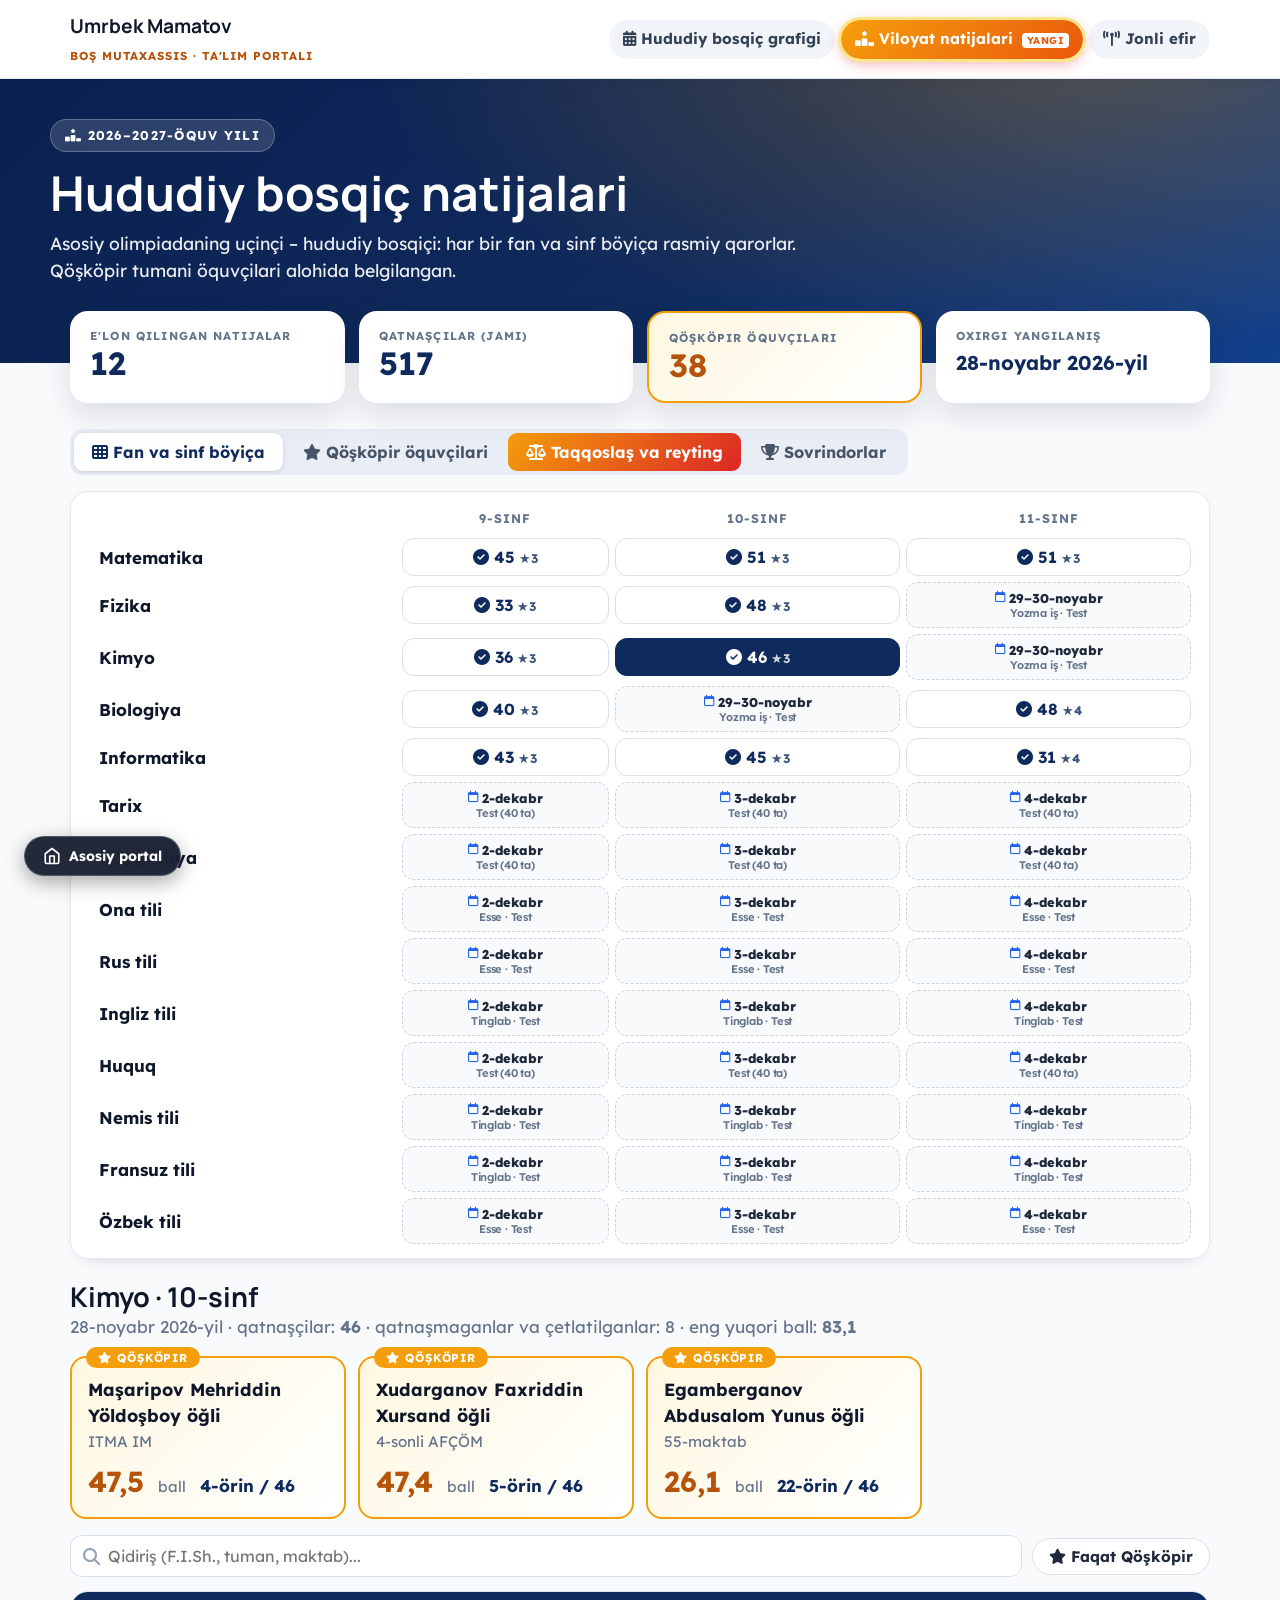
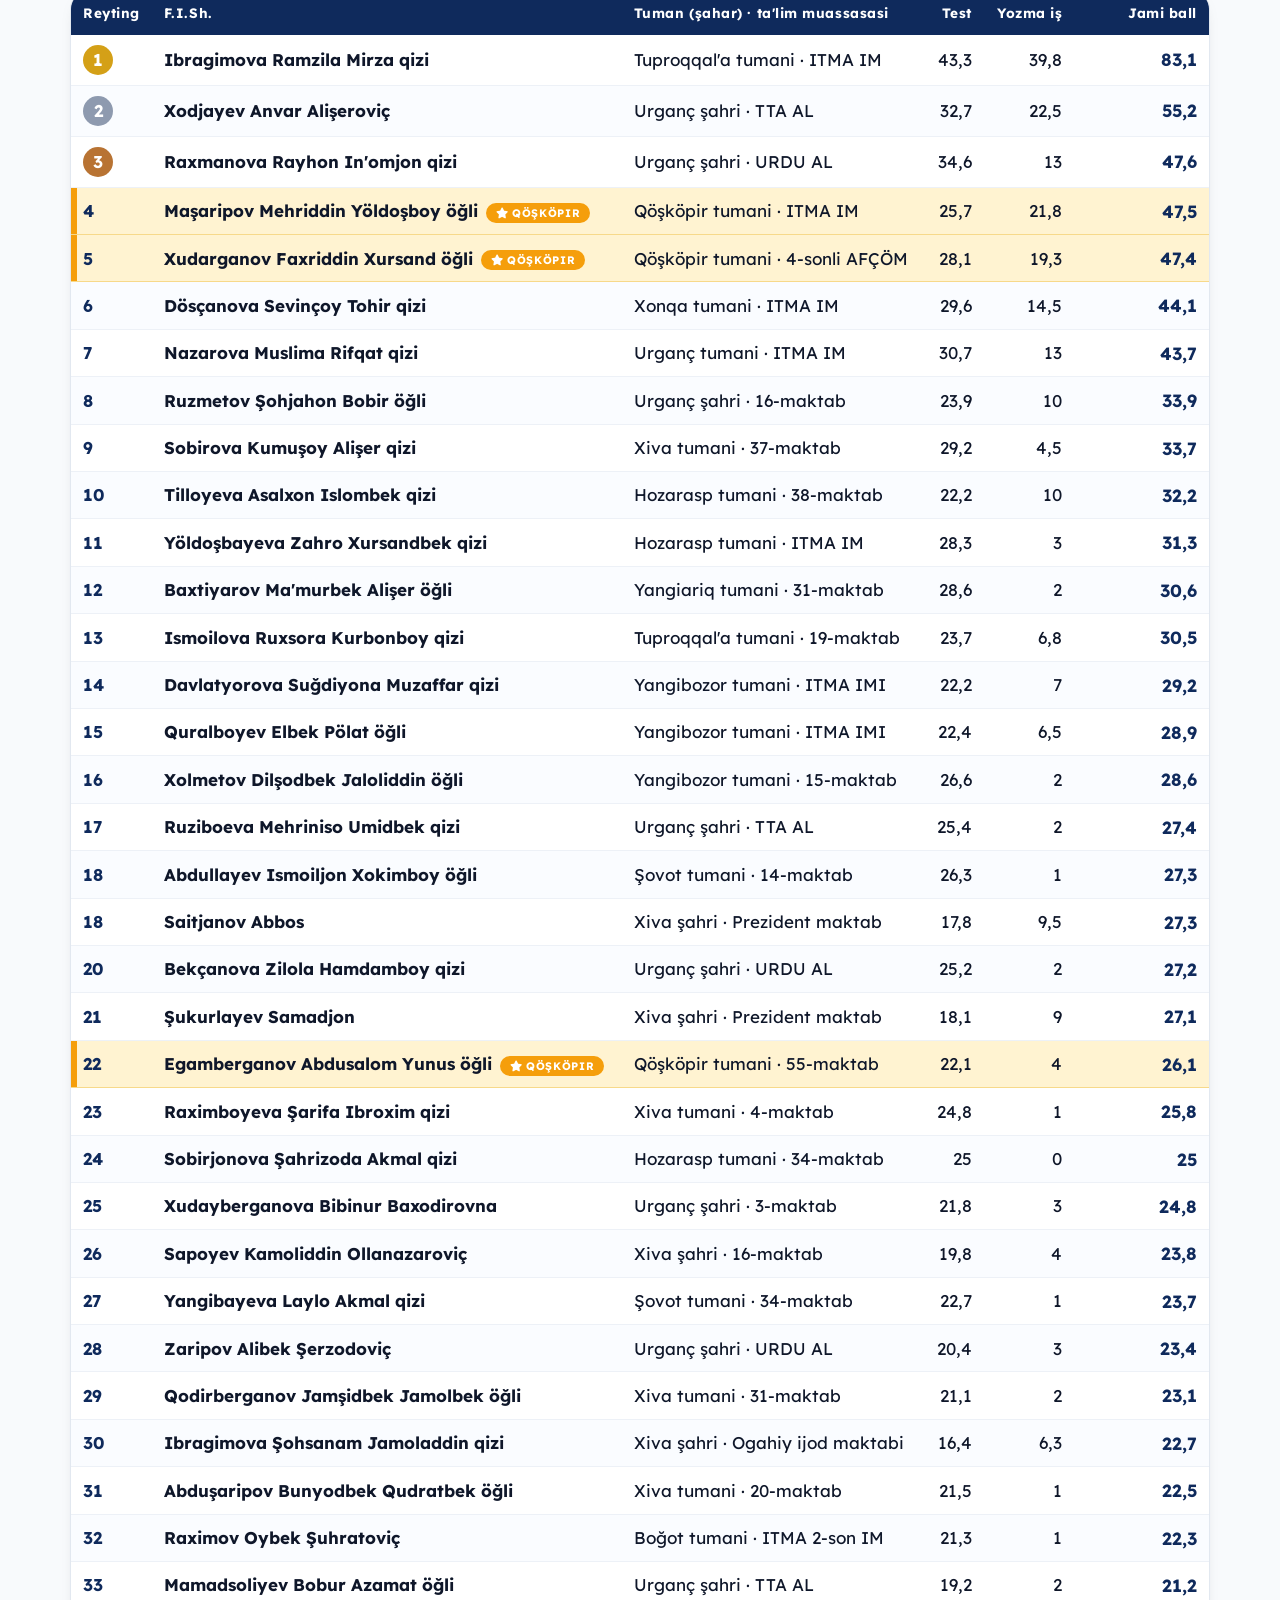
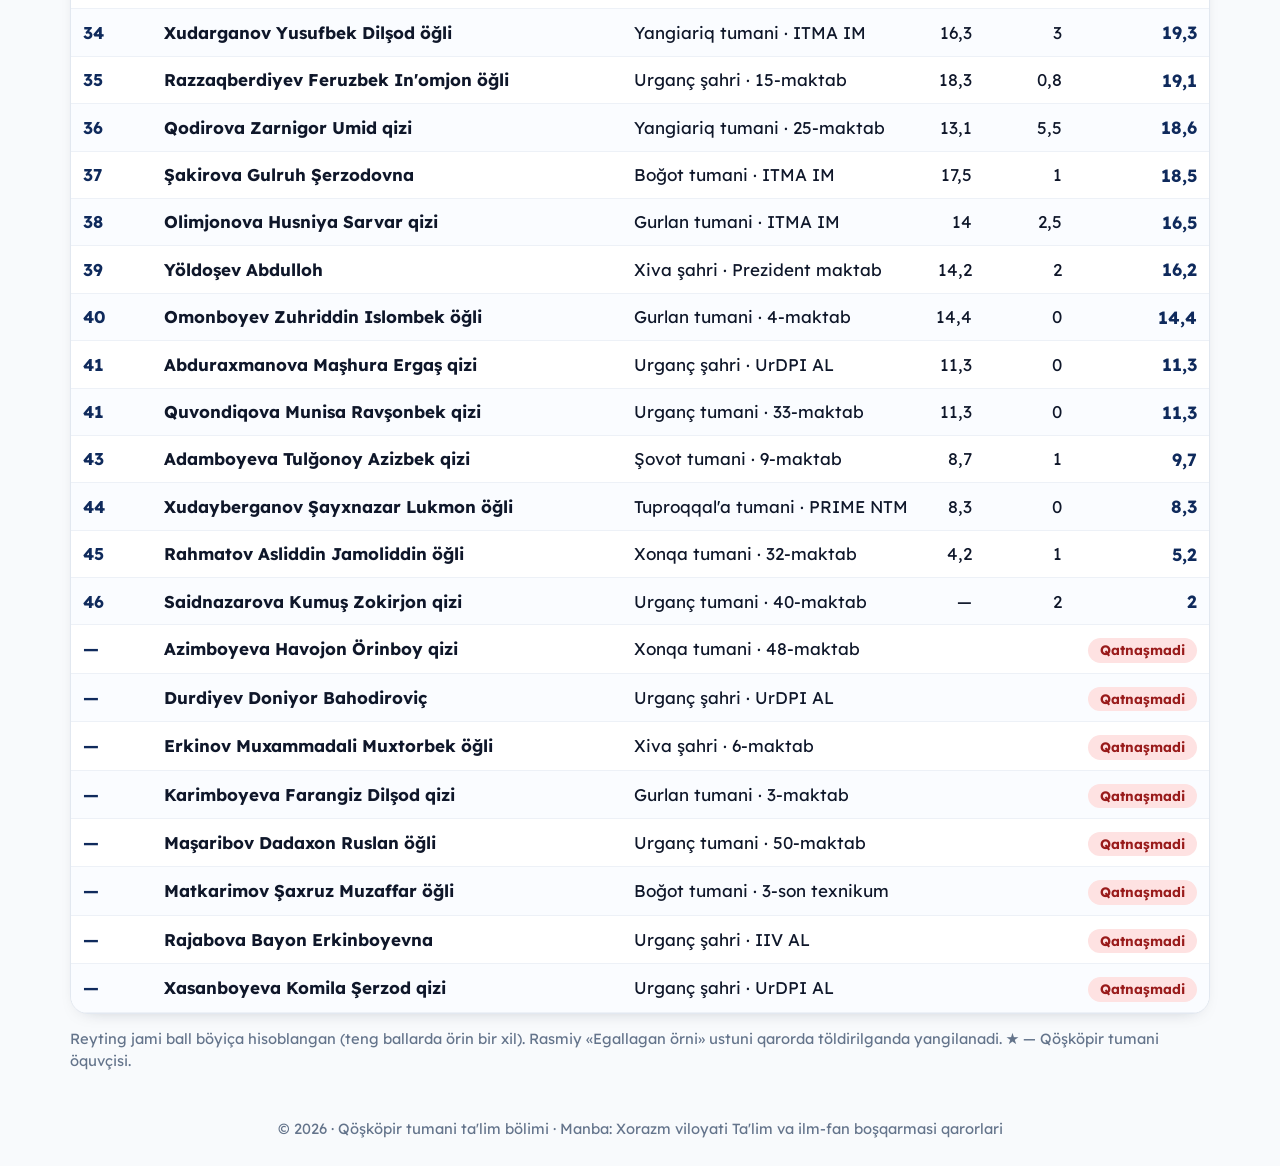
<file: hududiy-natijalar.html>
<!DOCTYPE html>
<html lang="uz"><head><meta charset="utf-8"><meta name="viewport" content="width=device-width,initial-scale=1">
<title>Hududiy bosqiç natijalari | Umrbek Mamatov</title>
<meta name="description" content="Asosiy olimpiadaning uçinçi – hududiy bosqiçi natijalari: har bir fan va sinf böyiça, Qöşköpir öquvçilari alohida belgilangan.">
<link rel="stylesheet" href="https://cdnjs.cloudflare.com/ajax/libs/font-awesome/6.5.1/css/all.min.css">
<style>
*{box-sizing:border-box;margin:0;padding:0}html{scroll-behavior:smooth}
:root{--navy:#0f2a5c;--gold:#f59e0b;--line:#e2e8f0;--mut:#64748b}
body{font-family:'Lexend', 'Plus Jakarta Sans', sans-serif;background:#f8fafc;color:#0f172a;line-height:1.5;font-size:17px}
a{color:inherit;text-decoration:none}button,input{font-family:inherit}
.top{position:sticky;top:0;z-index:50;background:#fff;border-bottom:1px solid var(--line);box-shadow:0 1px 8px rgba(15,23,42,.05)}
.top-in{max-width:1180px;margin:0 auto;padding:12px 20px;display:flex;align-items:center;justify-content:space-between;gap:14px;flex-wrap:wrap}
.brand b{display:block;font-size:1.2rem}.brand span{font-size:.72rem;font-weight:700;letter-spacing:.08em;text-transform:uppercase;color:#b45309}
.top nav{display:flex;gap:8px;flex-wrap:wrap}.top nav a{font-size:.95rem;font-weight:700;padding:8px 14px;border-radius:999px;color:#334155;background:#f1f5f9}
.top nav a:hover{background:#e2e8f0}.top nav a.on{background:var(--navy);color:#fff}
.top nav a.vn{background:linear-gradient(135deg,#f59e0b,#dc2626);color:#fff;box-shadow:0 4px 14px rgba(220,38,38,.4);position:relative;animation:vnp 1.8s infinite}.top nav a.vn:hover{filter:brightness(1.08)}.top nav a.vn.on{outline:3px solid #fde68a}.top nav a.vn b{background:#fde68a;color:#7c2d12;font-size:.62rem;padding:2px 6px;border-radius:999px;margin-left:5px;letter-spacing:.04em}@keyframes vnp{0%,100%{box-shadow:0 4px 14px rgba(220,38,38,.4)}50%{box-shadow:0 4px 22px rgba(245,158,11,.85)}}
.hero{background:radial-gradient(1200px 500px at 85% -10%,rgba(245,158,11,.28),transparent 60%),linear-gradient(135deg,#0a2150,#0f2a5c 55%,#12408c);color:#fff;padding:40px 20px 80px}
.hero-in{max-width:1180px;margin:0 auto}
.kick{display:inline-block;font-size:.8rem;font-weight:700;letter-spacing:.1em;text-transform:uppercase;background:rgba(255,255,255,.14);border:1px solid rgba(255,255,255,.25);padding:6px 14px;border-radius:999px;margin-bottom:14px}
.hero h1{font-size:clamp(1.9rem,4.6vw,3rem);line-height:1.12;margin-bottom:10px}.hero p{max-width:780px;opacity:.92;font-size:1.1rem}
.wrap{max-width:1180px;margin:0 auto;padding:0 20px}
.stats{margin-top:-52px;position:relative;display:grid;grid-template-columns:repeat(4,1fr);gap:14px}
.st{background:#fff;border-radius:18px;padding:16px 20px;box-shadow:0 12px 30px rgba(15,23,42,.12)}
.st small{display:block;font-size:.72rem;font-weight:700;letter-spacing:.1em;text-transform:uppercase;color:var(--mut)}.st b{font-size:2rem;line-height:1.2;color:var(--navy)}
.st.q{background:linear-gradient(135deg,#fff7e0,#fff);border:2px solid var(--gold)}.st.q b{color:#b45309}
.tabs{margin-top:26px;display:inline-flex;background:#e9eef6;border-radius:12px;padding:4px;gap:2px;flex-wrap:wrap}
.tabs button{border:0;background:transparent;padding:9px 18px;border-radius:9px;font-size:1rem;font-weight:700;color:#475569;cursor:pointer}
.tabs button.on{background:#fff;color:var(--navy);box-shadow:0 1px 4px rgba(15,23,42,.15)}
.card{background:#fff;border:1px solid var(--line);border-radius:18px;box-shadow:0 6px 20px -14px rgba(15,23,42,.4)}
.mx{margin-top:16px;padding:8px 12px;overflow-x:auto}
.mx table{border-collapse:separate;border-spacing:6px;width:100%}
.mx th{font-size:.78rem;letter-spacing:.08em;text-transform:uppercase;color:var(--mut);padding:4px 8px}
.mx td.f{font-weight:700;padding:4px 10px;white-space:nowrap}
.cell{width:100%;min-width:86px;border:1.5px solid #d8e0ec;background:#fff;border-radius:12px;padding:8px 6px;font-size:1rem;font-weight:700;color:var(--navy);cursor:pointer}
.cell:hover{border-color:var(--navy)}.cell.on{background:var(--navy);color:#fff;border-color:var(--navy)}
.cell.no{background:#f1f5f9;color:#94a3b8;border-style:dashed;cursor:default;font-weight:400;font-size:.85rem}
.cell i{margin-right:5px}.cell em{font-style:normal;font-size:.78rem;opacity:.8;margin-left:4px}
.hd{margin-top:22px;display:flex;justify-content:space-between;align-items:flex-end;gap:12px;flex-wrap:wrap}
.hd h2{font-size:1.7rem;line-height:1.2}.hd p{color:var(--mut)}
.qs{margin-top:16px;display:grid;grid-template-columns:repeat(auto-fill,minmax(270px,1fr));gap:12px}
.qc{background:linear-gradient(135deg,#fff7e0,#fff);border:2px solid var(--gold);border-radius:16px;padding:14px 16px;position:relative}
.qc .tag{position:absolute;top:-11px;left:14px;background:var(--gold);color:#fff;font-size:.72rem;font-weight:700;letter-spacing:.08em;text-transform:uppercase;border-radius:999px;padding:2px 12px}
.qc b{display:block;font-size:1.1rem;margin-top:4px}.qc span{color:var(--mut);font-size:.95rem}
.qc .sc{display:flex;gap:14px;align-items:baseline;margin-top:6px;flex-wrap:wrap}.qc .sc strong{font-size:1.8rem;color:#b45309}.qc .sc em{font-style:normal;font-weight:700;color:var(--navy)}
.ctl{margin-top:16px;display:flex;gap:10px;flex-wrap:wrap;align-items:center}
.search{flex:1;min-width:220px;display:flex;align-items:center;gap:8px;background:#fff;border:1px solid #d8e0ec;border-radius:12px;padding:0 12px}
.search input{border:0;outline:0;background:transparent;padding:10px 0;width:100%;font-size:1rem}
.pill{border:1px solid #d8e0ec;background:#fff;border-radius:999px;padding:8px 16px;font-size:.95rem;font-weight:700;color:#1e293b;cursor:pointer}
.pill.on{background:var(--gold);border-color:var(--gold);color:#fff}
.tw{margin-top:14px;overflow-x:auto}
table.rs{width:100%;border-collapse:collapse;min-width:820px}
.rs th{background:var(--navy);color:#fff;font-size:.85rem;letter-spacing:.04em;text-align:left;padding:11px 12px;position:sticky;top:0}
.rs th.n,.rs td.n{text-align:right}.rs th:first-child{border-top-left-radius:14px}.rs th:last-child{border-top-right-radius:14px}
.rs td{padding:10px 12px;border-bottom:1px solid #edf1f7;vertical-align:middle}
.rs tr:nth-child(even) td{background:#fafcff}
.rs td.rk{font-weight:700;width:58px;color:var(--navy)}.rs td.cmb{display:none}
.rs td.nm{font-weight:700}.rs td.j{font-weight:700;font-size:1.1rem;color:var(--navy)}
.rs tr.q td{background:#fff3d1!important;border-bottom-color:#f7d98a}.rs tr.q td:first-child{box-shadow:inset 6px 0 0 var(--gold)}
.badge{display:inline-block;margin-left:8px;background:var(--gold);color:#fff;font-size:.68rem;font-weight:700;letter-spacing:.06em;text-transform:uppercase;border-radius:999px;padding:2px 10px;vertical-align:middle;white-space:nowrap}
.med{display:inline-grid;place-items:center;width:30px;height:30px;border-radius:50%;color:#fff;font-weight:700}
.m1{background:#d4a017}.m2{background:#8e9aaf}.m3{background:#b87333}
.np.ct{background:#1f2937;color:#fff}.np{display:inline-block;background:#fee2e2;color:#991b1b;border-radius:999px;font-size:.85rem;font-weight:700;padding:2px 12px}
.empty{padding:36px;text-align:center;color:var(--mut)}
.note{margin-top:14px;font-size:.92rem;color:var(--mut)}
footer{margin:46px 0 26px;text-align:center;color:var(--mut);font-size:.92rem}
@media(max-width:820px){.stats{grid-template-columns:repeat(2,1fr)}.hero{padding-bottom:76px}}
@media(max-width:700px){
 body{font-size:16px}.top-in{padding:8px 12px}.top nav{flex-wrap:nowrap;overflow-x:auto;width:100%}.top nav a{white-space:nowrap;padding:7px 12px;font-size:.9rem}.wrap{padding:0 12px}
 table.rs{min-width:0}.rs thead{display:none}.rs tr{display:grid;grid-template-columns:44px 1fr auto;gap:2px 10px;padding:12px 10px;border-bottom:1px solid #edf1f7;background:#fff}
 .rs td{border:0;padding:0;background:transparent!important}.rs td.rk{grid-row:1/3;align-self:center;width:auto}
 .rs td.nm{grid-column:2}.rs td.j{grid-column:3;grid-row:1/3;align-self:center;text-align:right}
 .rs td.m{grid-column:2;color:var(--mut);font-size:.9rem}.rs td.sub{grid-column:2;font-size:.88rem;color:#334155}
 .rs tr.qq{grid-template-columns:1fr auto}.rs tr.qq td.fs{grid-column:1/-1;grid-row:auto;font-size:.8rem;color:#b45309;text-transform:uppercase;letter-spacing:.06em}.rs tr.qq td.nm,.rs tr.qq td.m,.rs tr.qq td.sub{grid-column:1}.rs tr.qq td.j{grid-column:2;grid-row:2/5}.rs td.dk,.rs th.dk{display:none}.rs td.cmb{display:block;grid-column:2}.rs td.cmb:before{content:none!important}.rs tr.q{background:#fff3d1;box-shadow:inset 6px 0 0 var(--gold)}.rs tr.q td:first-child{box-shadow:none}
 .rs td.sub:before{content:attr(data-l)": ";color:var(--mut)}
}
.tabs button.hot{background:linear-gradient(135deg,#f59e0b,#dc2626);color:#fff}.tabs button.hot.on{box-shadow:0 0 0 3px #fde68a}
.tth{margin-top:22px;display:flex;gap:16px;align-items:center}.tth>i{font-size:2.4rem;color:#b45309}.tth h2{font-size:1.8rem}.tth p{color:var(--mut)}
.ttg{margin-top:16px;display:grid;grid-template-columns:repeat(3,1fr);gap:14px}
.ttc{position:relative;border-radius:20px;padding:18px 20px 16px;color:#fff;overflow:hidden;box-shadow:0 12px 28px -12px rgba(15,23,42,.5)}
.ttc>i{position:absolute;right:14px;top:10px;font-size:3.4rem;opacity:.22}.ttc small{display:block;font-size:.78rem;font-weight:700;letter-spacing:.1em;text-transform:uppercase;opacity:.9}
.ttc b{display:block;font-size:2.5rem;line-height:1.15;margin:4px 0}.ttc span{display:block;opacity:.95}.ttc em{display:inline-block;margin-top:10px;font-style:normal;font-weight:700;background:rgba(255,255,255,.22);border-radius:999px;padding:3px 14px}.ttc em u{text-decoration:none;opacity:.8}
.ttc.g1{background:linear-gradient(135deg,#f59e0b,#dc2626)}.ttc.g2{background:linear-gradient(135deg,#7c3aed,#2563eb)}.ttc.g3{background:linear-gradient(135deg,#059669,#0ea5e9)}
.tti{margin-top:12px;display:flex;gap:10px;flex-wrap:wrap}.tti span{border-radius:12px;padding:9px 14px;font-size:1rem}.tti .ok{background:#dcfce7;color:#14532d}.tti .bad{background:#fee2e2;color:#7f1d1d}
.seg{margin-top:22px;display:inline-flex;background:#e9eef6;border-radius:12px;padding:4px;gap:2px;flex-wrap:wrap}.seg button{border:0;background:transparent;padding:9px 16px;border-radius:9px;font-size:1rem;font-weight:700;color:#475569;cursor:pointer}.seg button.on{background:#fff;color:var(--navy);box-shadow:0 1px 4px rgba(15,23,42,.15)}
table.tt{min-width:640px}.rs.tt td small{color:var(--mut);font-size:.82rem}.bar{height:12px;background:#e5eaf3;border-radius:99px;overflow:hidden;min-width:110px}.bar i{display:block;height:100%;background:linear-gradient(90deg,#f59e0b,#16a34a);border-radius:99px}
.chp{display:inline-block;margin:2px 3px 2px 0;padding:2px 8px;border-radius:8px;font-size:.78rem;font-weight:700;color:#1e293b}
@media(max-width:820px){.ttg{grid-template-columns:1fr}.rs.tt thead{display:table-header-group}.rs.tt tr{display:table-row;padding:0}.rs.tt td,.rs.tt th{display:table-cell;padding:9px 10px;border-bottom:1px solid #edf1f7}.rs.tt td.dk{display:table-cell}.tth{flex-direction:row}.tth h2{font-size:1.4rem}}
.svs3{display:flex;gap:10px;flex-wrap:wrap;margin-top:14px}.svs3 span{border-radius:999px;padding:8px 16px;font-weight:700;color:#fff}.svs3 b{font-size:1.15em}.svs3 .m1,.mdl.m1{background:linear-gradient(135deg,#f6d37a,#b8860b);color:#3a2800}.svs3 .m2,.mdl.m2{background:linear-gradient(135deg,#e5e9ef,#8a94a6);color:#1f2937}.svs3 .m3,.mdl.m3{background:linear-gradient(135deg,#e29a52,#a85f1a)}.svs3 .mt{background:var(--navy)}
.mdl{display:inline-block;border-radius:999px;padding:6px 14px;font-weight:700;white-space:nowrap;color:#fff}.mdl.m1{color:#3a2800}.mdl.m2{color:#1f2937}
.rs.sv td{vertical-align:middle}.svn{display:flex;align-items:center;gap:12px}.svn small{display:block;color:var(--mut);font-size:.88rem}.sph{width:58px;height:76px;object-fit:cover;border-radius:12px;border:2px solid #f0d58a;flex:none;background:#eef2f8}.sph.no{display:flex;align-items:center;justify-content:center;color:#94a3b8;font-size:1.6rem}
.svf i{color:#b45309;margin-right:6px}.svb b{font-size:1.3rem;color:var(--navy)}.svb small{display:block;color:var(--mut);font-size:.82rem}
@media(max-width:700px){.rs.sv tr{display:flex;flex-direction:column;gap:6px;padding:14px 12px}.rs.sv td{display:block;grid-column:auto}.rs.sv td.svf:before,.rs.sv td.svb:before,.rs.sv td.svu:before{content:attr(data-l)": ";color:var(--mut)}.rs.sv td.svb{display:flex;gap:8px;align-items:baseline;flex-wrap:wrap}.rs.sv td.svn{display:flex}}
.nw{background:#15803d;color:#fff;border-radius:6px;padding:1px 7px;font-size:.78rem;font-weight:700;margin-left:4px}.dsel{font:inherit;font-size:1rem;padding:9px 14px;border:1px solid #cbd5e1;border-radius:10px;background:#fff;color:#0f2a5c;font-weight:700}

/* Qo'shko'pir o'quvchilari filtrlari */
.qq-flts {
  display: flex;
  gap: 8px;
  align-items: center;
  flex-wrap: wrap;
}
.flt-sel {
  font: inherit;
  font-size: 0.92rem;
  padding: 8px 12px;
  border: 1.5px solid #cbd5e1;
  border-radius: 10px;
  background: #ffffff;
  color: #0f2a5c;
  font-weight: 700;
  cursor: pointer;
  outline: none;
  transition: all 0.2s ease;
  box-shadow: 0 1px 3px rgba(15, 23, 42, 0.05);
  max-width: 190px;
}
.flt-sel:focus, .flt-sel:hover {
  border-color: #2563eb;
  box-shadow: 0 0 0 3px rgba(37, 99, 235, 0.12);
}
.flt-rst {
  display: inline-flex;
  align-items: center;
  gap: 6px;
  font: inherit;
  font-size: 0.88rem;
  font-weight: 700;
  padding: 8px 14px;
  background: #fee2e2;
  color: #dc2626;
  border: 1.5px solid #fca5a5;
  border-radius: 10px;
  cursor: pointer;
  transition: all 0.2s ease;
  white-space: nowrap;
}
.flt-rst:hover {
  background: #fecaca;
  color: #b91c1c;
}
@media (max-width: 768px) {
  .hd {
    flex-direction: column !important;
    align-items: stretch !important;
    gap: 12px !important;
  }
  .qq-flts {
    display: grid !important;
    grid-template-columns: 1fr 1fr !important;
    gap: 8px !important;
    width: 100% !important;
  }
  .flt-sel {
    width: 100% !important;
    max-width: 100% !important;
    font-size: 0.88rem !important;
    padding: 8px 10px !important;
    box-sizing: border-box !important;
  }
  .flt-rst {
    grid-column: 1 / -1 !important;
    justify-content: center !important;
    width: 100% !important;
    box-sizing: border-box !important;
  }
}

/* Jadvaldagi rejalashtirilgan sinovlar dizayni */
.cell.no {
  background: #f8fafc !important;
  color: #64748b !important;
  border: 1.5px dashed #cbd5e1 !important;
  border-radius: 12px !important;
  padding: 6px 4px !important;
  cursor: default !important;
  display: flex !important;
  flex-direction: column !important;
  align-items: center !important;
  justify-content: center !important;
  gap: 2px !important;
  min-height: 46px !important;
  box-sizing: border-box !important;
}
.cell.no .c-dt {
  font-size: 0.8rem !important;
  font-weight: 800 !important;
  color: #1e293b !important;
  display: inline-flex !important;
  align-items: center !important;
  gap: 4px !important;
  line-height: 1.1 !important;
  white-space: nowrap !important;
}
.cell.no .c-dt i {
  font-size: 0.72rem !important;
  color: #2563eb !important;
  margin: 0 !important;
}
.cell.no .c-tp {
  font-size: 0.7rem !important;
  font-weight: 600 !important;
  color: #64748b !important;
  line-height: 1.1 !important;
  white-space: nowrap !important;
  letter-spacing: -0.2px !important;
}
@media (max-width: 768px) {
  .cell.no .c-dt { font-size: 0.72rem !important; }
  .cell.no .c-tp { font-size: 0.64rem !important; }
}

/* BUGUNGI SINOVLARNI KO'ZGA TASHLANIB TURADIGAN QILISH */
.today-banner {
  display: flex;
  align-items: center;
  gap: 12px;
  background: linear-gradient(135deg, #fff7ed 0%, #ffedd5 100%);
  border: 1.5px solid #fdba74;
  border-left: 5px solid #ea580c;
  border-radius: 14px;
  padding: 10px 14px;
  margin-top: 16px;
  margin-bottom: 4px;
  box-shadow: 0 4px 16px rgba(234, 88, 12, 0.1);
}
.today-banner .tb-badge {
  display: inline-flex;
  align-items: center;
  gap: 6px;
  background: #ea580c;
  color: #ffffff;
  font-size: 0.78rem;
  font-weight: 900;
  letter-spacing: 0.5px;
  padding: 5px 10px;
  border-radius: 20px;
  text-transform: uppercase;
  white-space: nowrap;
  box-shadow: 0 2px 6px rgba(234, 88, 12, 0.3);
  flex-shrink: 0;
}
.today-banner .tb-dot {
  width: 7px;
  height: 7px;
  background: #ffffff;
  border-radius: 50%;
  animation: pulseDot 1.2s infinite ease-in-out;
}
.today-banner .tb-info {
  display: flex;
  align-items: center;
  flex-wrap: wrap;
  gap: 8px;
  font-size: 0.88rem;
  color: #7c2d12;
}
.today-banner .tb-lead {
  font-weight: 600;
}
.today-banner .tb-chips {
  display: inline-flex;
  flex-wrap: wrap;
  gap: 6px;
}
.today-banner .tb-chip {
  display: inline-flex;
  align-items: center;
  gap: 4px;
  background: #ffffff;
  color: #9a3412;
  font-weight: 700;
  font-size: 0.82rem;
  padding: 3px 9px;
  border-radius: 8px;
  border: 1px solid #fed7aa;
  box-shadow: 0 1px 3px rgba(234, 88, 12, 0.08);
  white-space: nowrap;
}
.today-banner .tb-chip b {
  color: #ea580c;
}

/* JADVALDAGI BUGUNGI KATAKCHA */
.cell.today {
  background: linear-gradient(135deg, #fff7ed 0%, #ffedd5 100%) !important;
  border: 2px solid #ea580c !important;
  border-radius: 12px !important;
  padding: 5px 4px !important;
  cursor: default !important;
  display: flex !important;
  flex-direction: column !important;
  align-items: center !important;
  justify-content: center !important;
  gap: 2px !important;
  min-height: 46px !important;
  box-sizing: border-box !important;
  box-shadow: 0 0 0 3px rgba(234, 88, 12, 0.25), 0 4px 12px rgba(234, 88, 12, 0.2) !important;
  animation: todayGlow 2.5s infinite alternate ease-in-out !important;
}
@keyframes todayGlow {
  0% { box-shadow: 0 0 0 2px rgba(234, 88, 12, 0.2), 0 2px 6px rgba(234, 88, 12, 0.15); }
  100% { box-shadow: 0 0 0 4px rgba(234, 88, 12, 0.45), 0 6px 18px rgba(234, 88, 12, 0.35); }
}
.cell.today .c-live {
  font-size: 0.75rem !important;
  font-weight: 900 !important;
  color: #c2410c !important;
  display: inline-flex !important;
  align-items: center !important;
  gap: 4px !important;
  letter-spacing: 0.4px !important;
  text-transform: uppercase !important;
}
.cell.today .c-pulse {
  width: 7px;
  height: 7px;
  background: #dc2626;
  border-radius: 50%;
  display: inline-block;
  box-shadow: 0 0 0 2px rgba(220, 38, 38, 0.3);
  animation: pulseDot 1.2s infinite ease-in-out;
}
@keyframes pulseDot {
  0%, 100% { transform: scale(0.9); opacity: 0.8; }
  50% { transform: scale(1.3); opacity: 1; }
}
.cell.today .c-tp-live {
  font-size: 0.74rem !important;
  font-weight: 800 !important;
  color: #9a3412 !important;
  line-height: 1.1 !important;
  white-space: nowrap !important;
}

@media (max-width: 768px) {
  .today-banner {
    flex-direction: column;
    align-items: flex-start;
    gap: 8px;
    padding: 10px 12px;
  }
  .today-banner .tb-info {
    flex-direction: column;
    align-items: flex-start;
    gap: 6px;
  }
  .mx {
    padding: 6px 4px !important;
  }
  .mx table {
    border-spacing: 4px !important;
  }
  .mx td.f {
    font-size: 0.78rem !important;
    padding: 4px 6px !important;
  }
  .cell {
    min-width: 0 !important;
    padding: 5px 3px !important;
  }
  .cell.no .c-dt, .cell.today .c-live {
    font-size: 0.72rem !important;
  }
  .cell.no .c-tp, .cell.today .c-tp-live {
    font-size: 0.66rem !important;
  }
}
</style>  <!-- Testmakon Typography: Lexend + Manrope + Plus Jakarta Sans -->
  <link rel="preconnect" href="https://fonts.googleapis.com">
  <link rel="preconnect" href="https://fonts.gstatic.com" crossorigin>
  <link href="https://fonts.googleapis.com/css2?family=Lexend:wght@300;400;500;600;700;800&family=Manrope:wght@600;700;800;900&family=Plus+Jakarta+Sans:wght@500;600;700;800&display=swap" rel="stylesheet">
  <style id="testmakon-typography">
    :root {
      --font-sans: 'Lexend', 'Plus Jakarta Sans', system-ui, -apple-system, BlinkMacSystemFont, 'Segoe UI', Roboto, sans-serif;
      --font-heading: 'Manrope', 'Lexend', sans-serif;
    }
    body, p, span, a, div, li, td, th, input, button, select, textarea, label {
      font-family: var(--font-sans) !important;
    }
    h1, h2, h3, h4, h5, h6, .brand, .nx-brand, .title, .heading {
      font-family: var(--font-heading) !important;
    }
    .fa, .fas, .fa-solid {
      font-family: 'Font Awesome 6 Free' !important;
      font-weight: 900 !important;
    }
    .far, .fa-regular {
      font-family: 'Font Awesome 6 Free' !important;
      font-weight: 400 !important;
    }
    .fab, .fa-brands {
      font-family: 'Font Awesome 6 Brands' !important;
      font-weight: 400 !important;
    }
  </style>

<style id="mobile-card-styles">
@media (max-width: 768px) {
  /* Ekran chegarasidan chiqib ketishni oldini olish */
  html, body {
    overflow-x: hidden !important;
    max-width: 100% !important;
  }
  .wrap {
    padding: 0 10px !important;
    max-width: 100% !important;
    box-sizing: border-box !important;
  }

  /* Butun jadval va o'rab turuvchi konteynerni tozalash */
  .card.tw {
    background: transparent !important;
    border: none !important;
    box-shadow: none !important;
    padding: 0 !important;
    margin: 10px 0 !important;
    overflow: visible !important;
    width: 100% !important;
    max-width: 100% !important;
    box-sizing: border-box !important;
  }
  table.rs {
    display: block !important;
    width: 100% !important;
    max-width: 100% !important;
    min-width: 0 !important;
    border: none !important;
    background: transparent !important;
    box-sizing: border-box !important;
    margin: 0 !important;
  }
  table.rs thead {
    display: none !important;
  }
  table.rs tbody {
    display: block !important;
    width: 100% !important;
    max-width: 100% !important;
    box-sizing: border-box !important;
  }

  /* Eski sariq fonlar va soyalarni butunlay tozalash */
  .rs tr.q td,
  .rs tr.q td.nm,
  .rs tr.q td.dk,
  .rs tr.q td.rk,
  .rs tr.q td.fs,
  .rs tr.q td.m,
  .rs tr.q td.sub,
  .rs tr.q td.j,
  .rs tr.q td[data-l="Sana"],
  table.rs tbody tr.qq td {
    background: transparent !important;
    background-color: transparent !important;
    box-shadow: none !important;
    border: none !important;
    padding: 0 !important;
  }

  /* HAR BIR O'QUVCHI UCHUN PREMIUM KARTA */
  table.rs tbody tr.qq {
    display: grid !important;
    grid-template-columns: auto 1fr auto !important;
    gap: 8px 8px !important;
    align-items: center !important;
    margin: 0 0 16px 0 !important;
    border-radius: 18px !important;
    background: #ffffff !important;
    border: 1px solid #e2e8f0 !important;
    border-left: 5px solid #2563eb !important;
    box-shadow: 0 4px 16px rgba(15, 23, 42, 0.06), 0 1px 3px rgba(15, 23, 42, 0.04) !important;
    padding: 12px 14px !important;
    box-sizing: border-box !important;
    position: relative !important;
    overflow: hidden !important;
    width: 100% !important;
    max-width: 100% !important;
  }

  /* 1-QATOR: TARTIB RAQAMI (№ 1) */
  table.rs tbody tr.qq td.dk {
    grid-column: 1 !important;
    grid-row: 1 !important;
    display: inline-flex !important;
    align-items: center !important;
    justify-content: center !important;
    min-width: 28px !important;
    height: 26px !important;
    padding: 0 7px !important;
    border-radius: 8px !important;
    background: #0f172a !important;
    color: #ffffff !important;
    font-size: 12px !important;
    font-weight: 800 !important;
    width: fit-content !important;
    margin: 0 !important;
    align-self: center !important;
    box-shadow: 0 1px 3px rgba(15, 23, 42, 0.15) !important;
  }
  table.rs tbody tr.qq td.dk::before {
    content: "№ " !important;
    font-size: 11px !important;
    opacity: 0.8 !important;
    margin-right: 2px !important;
  }

  /* 1-QATOR: FAN VA SINF NISHONI (MATEMATIKA · 11) */
  table.rs tbody tr.qq td.rk.fs {
    grid-column: 2 !important;
    grid-row: 1 !important;
    display: inline-flex !important;
    align-items: center !important;
    background: #fffbeb !important;
    border: 1px solid #fde68a !important;
    padding: 3px 9px !important;
    border-radius: 8px !important;
    font-size: 11.5px !important;
    font-weight: 800 !important;
    color: #b45309 !important;
    letter-spacing: 0.3px !important;
    text-transform: uppercase !important;
    width: fit-content !important;
    margin: 0 0 0 4px !important;
    justify-self: start !important;
    align-self: center !important;
    box-shadow: 0 1px 2px rgba(245, 158, 11, 0.08) !important;
  }

  /* 1-QATOR: JAMI BALL (38,2 BALL) */
  table.rs tbody tr.qq td.j {
    grid-column: 3 !important;
    grid-row: 1 !important;
    display: inline-flex !important;
    flex-direction: column !important;
    align-items: center !important;
    justify-content: center !important;
    background: linear-gradient(135deg, #fef3c7 0%, #fde68a 100%) !important;
    border: 1px solid #fcd34d !important;
    border-radius: 10px !important;
    padding: 3px 9px !important;
    justify-self: end !important;
    align-self: center !important;
    box-shadow: 0 2px 5px rgba(245, 158, 11, 0.15) !important;
    margin: 0 !important;
    line-height: 1 !important;
    box-sizing: border-box !important;
  }
  table.rs tbody tr.qq td.j,
  table.rs tbody tr.qq td.j strong {
    font-size: 15.5px !important;
    font-weight: 900 !important;
    color: #78350f !important;
    line-height: 1 !important;
  }
  table.rs tbody tr.qq td.j::after {
    content: "ball" !important;
    font-size: 8.5px !important;
    font-weight: 800 !important;
    color: #92400e !important;
    text-transform: uppercase !important;
    display: block !important;
    letter-spacing: 0.4px !important;
    margin-top: 2px !important;
    line-height: 1 !important;
  }

  /* 2-QATOR: O'QUVCHI F.I.SH. - CHIROYLI ALOHIDA RAMKADA */
  table.rs tbody tr.qq td.nm {
    grid-column: 1 / -1 !important;
    grid-row: 2 !important;
    display: block !important;
    background: #f8fafc !important;
    border: 1px solid #e2e8f0 !important;
    border-radius: 10px !important;
    padding: 9px 12px !important;
    font-size: 15px !important;
    font-weight: 800 !important;
    color: #0f172a !important;
    line-height: 1.35 !important;
    margin: 2px 0 0 0 !important;
    box-shadow: 0 1px 2px rgba(15, 23, 42, 0.03) !important;
    word-break: break-word !important;
    overflow-wrap: break-word !important;
    box-sizing: border-box !important;
    width: 100% !important;
    max-width: 100% !important;
  }

  /* 3-QATOR: MAKTAB NISHONI */
  table.rs tbody tr.qq td.m {
    grid-column: 1 / -1 !important;
    grid-row: 3 !important;
    display: inline-flex !important;
    align-items: center !important;
    gap: 6px !important;
    font-size: 12.5px !important;
    font-weight: 700 !important;
    color: #1d4ed8 !important;
    background: #eff6ff !important;
    border: 1px solid #bfdbfe !important;
    padding: 4px 10px !important;
    border-radius: 8px !important;
    width: fit-content !important;
    max-width: 100% !important;
    box-sizing: border-box !important;
    word-break: break-word !important;
    margin-top: 1px !important;
  }
  table.rs tbody tr.qq td.m::before {
    content: "Maktab: " !important;
    font-weight: 600 !important;
    color: #60a5fa !important;
    font-size: 11px !important;
    text-transform: uppercase !important;
    letter-spacing: 0.3px !important;
  }

  /* 4-QATOR: BALLAR TAFSILOTI RAMKASI */
  table.rs tbody tr.qq td.sub[data-l="Ballar"] {
    grid-column: 1 / -1 !important;
    grid-row: 4 !important;
    display: block !important;
    background: #f8fafc !important;
    border: 1px solid #e2e8f0 !important;
    border-radius: 8px !important;
    padding: 7px 11px !important;
    font-size: 12px !important;
    font-weight: 600 !important;
    color: #334155 !important;
    line-height: 1.4 !important;
    box-sizing: border-box !important;
    word-break: break-word !important;
    width: 100% !important;
    max-width: 100% !important;
  }
  table.rs tbody tr.qq td.sub[data-l="Ballar"]::before {
    content: "Topşiriq ballari: " !important;
    font-weight: 800 !important;
    color: #475569 !important;
    margin-right: 4px !important;
  }

  /* 5-QATOR: TUMANDA VA VILOYATDA REYTINGLARI (BIR XIL BALANDLIKDA, HECH QACHON SIKILMAYDI) */
  table.rs tbody tr.qq td.sub[data-l="Tumanda"],
  table.rs tbody tr.qq td.sub[data-l="Reyting"] {
    grid-row: 5 !important;
    display: inline-flex !important;
    align-items: center !important;
    white-space: nowrap !important;
    height: 30px !important;
    border-radius: 8px !important;
    padding: 0 10px !important;
    font-size: 11.5px !important;
    font-weight: 800 !important;
    box-sizing: border-box !important;
    line-height: 1 !important;
    width: fit-content !important;
  }

  table.rs tbody tr.qq td.sub[data-l="Tumanda"] {
    grid-column: 1 / 3 !important;
    background: #fffbeb !important;
    border: 1.5px solid #fde68a !important;
    color: #92400e !important;
    justify-self: start !important;
  }
  table.rs tbody tr.qq td.sub[data-l="Tumanda"]::before {
    content: "Tumanda: " !important;
    font-weight: 700 !important;
    color: #b45309 !important;
    margin-right: 4px !important;
  }

  table.rs tbody tr.qq td.sub[data-l="Reyting"] {
    grid-column: 2 / -1 !important;
    background: #f0fdf4 !important;
    border: 1.5px solid #bbf7d0 !important;
    color: #166534 !important;
    justify-self: end !important;
  }
  table.rs tbody tr.qq td.sub[data-l="Reyting"]::before {
    content: "Viloyatda: " !important;
    font-weight: 700 !important;
    color: #15803d !important;
    margin-right: 4px !important;
  }

  /* 6-QATOR: SINOV SANASI VA STATUS PASTKI QISMI */
  table.rs tbody tr.qq td[data-l="Sana"] {
    grid-column: 1 / -1 !important;
    grid-row: 6 !important;
    display: flex !important;
    justify-content: space-between !important;
    align-items: center !important;
    background: #f8fafc !important;
    border: 1px solid #e2e8f0 !important;
    border-radius: 8px !important;
    padding: 6px 10px !important;
    font-size: 11.5px !important;
    font-weight: 700 !important;
    color: #475569 !important;
    box-sizing: border-box !important;
    width: 100% !important;
    max-width: 100% !important;
    margin-top: 2px !important;
  }
  table.rs tbody tr.qq td[data-l="Sana"] br {
    display: none !important;
  }
  table.rs tbody tr.qq td[data-l="Sana"]::before {
    content: "Sinov sanasi: " !important;
    font-weight: 600 !important;
    color: #94a3b8 !important;
    font-size: 11px !important;
    margin-right: 4px !important;
  }
  table.rs tbody tr.qq td[data-l="Sana"] small {
    display: inline-flex !important;
    align-items: center !important;
    background: #e0f2fe !important;
    color: #0369a1 !important;
    border: 1px solid #bae6fd !important;
    border-radius: 6px !important;
    padding: 2px 7px !important;
    font-size: 10px !important;
    font-weight: 800 !important;
    text-transform: uppercase !important;
    letter-spacing: 0.3px !important;
    white-space: nowrap !important;
  }
  table.rs tbody tr.qq td[data-l="Sana"] span.nw {
    background: #fef2f2 !important;
    color: #dc2626 !important;
    border: 1px solid #fecaca !important;
    border-radius: 6px !important;
    padding: 2px 6px !important;
    font-size: 10px !important;
    font-weight: 800 !important;
    margin-left: 6px !important;
    white-space: nowrap !important;
  }
}
</style>

<style id="sv-cards">
.svg{display:grid;grid-template-columns:repeat(auto-fill,minmax(310px,1fr));gap:16px;margin-top:16px}
.svc{display:flex;flex-direction:column;gap:9px;background:#fff;border:1px solid #e2e8f0;border-left:6px solid #d4a017;border-radius:18px;padding:14px;box-shadow:0 4px 16px rgba(15,23,42,.07);box-sizing:border-box;min-width:0}
.svc.r2{border-left-color:#8a94a6}.svc.r3{border-left-color:#c27a2c}
.svc-t{display:flex;align-items:center;gap:8px}
.svc-no{background:#0f172a;color:#fff;border-radius:8px;padding:4px 9px;font-size:12px;font-weight:800}
.svc-bl{margin-left:auto;display:inline-flex;flex-direction:column;align-items:center;background:linear-gradient(135deg,#fef3c7,#fde68a);border:1px solid #fcd34d;border-radius:10px;padding:4px 11px;line-height:1}
.svc-bl b{font-size:18px;font-weight:900;color:#78350f}.svc-bl small{font-size:9px;font-weight:800;color:#92400e;text-transform:uppercase;letter-spacing:.4px;margin-top:2px}
.svc-fan{align-self:flex-start;background:#fffbeb;border:1px solid #fde68a;color:#b45309;border-radius:8px;padding:4px 10px;font-size:12px;font-weight:800;text-transform:uppercase;letter-spacing:.3px}
.svc-fan i{margin-right:6px}
.svc-p{display:flex;align-items:center;gap:12px;background:#f8fafc;border:1px solid #e2e8f0;border-radius:12px;padding:8px}
.svc-ph{width:72px;height:94px;object-fit:cover;border-radius:10px;border:2px solid #f0d58a;flex:none;background:#eef2f8}
.svc-ph.no{display:flex;align-items:center;justify-content:center;color:#94a3b8;font-size:1.8rem}
.svc-nm{font-size:16px;font-weight:800;color:#0f172a;line-height:1.3;overflow-wrap:anywhere}
.svc-sc{align-self:flex-start;background:#eff6ff;border:1px solid #bfdbfe;color:#1d4ed8;border-radius:8px;padding:5px 10px;font-size:13px;font-weight:700}
.svc-sc .l{color:#60a5fa;font-size:11px;font-weight:600;text-transform:uppercase}
.svc-bx,.svc-us,.svc-dt{background:#f8fafc;border:1px solid #e2e8f0;border-radius:8px;padding:7px 11px;font-size:13px;color:#334155;line-height:1.4}
.svc .l{font-weight:700;color:#64748b}
.svc-us b{color:#0f172a}
.svc-rk{display:flex;justify-content:space-between;gap:8px;flex-wrap:wrap}
.svc-rk span{border-radius:8px;padding:6px 11px;font-size:12.5px;font-weight:700;white-space:nowrap}
.svc-rk .a{background:#fffbeb;border:1.5px solid #fde68a;color:#92400e}
.svc-rk .b{background:#f0fdf4;border:1.5px solid #bbf7d0;color:#166534}
.svc-dt .nw{background:#fef2f2;color:#dc2626;border:1px solid #fecaca;border-radius:6px;padding:2px 7px;font-size:10px;font-weight:800;margin-left:8px}
</style>
</head><body>
<header class="top"><div class="top-in">
  <a class="brand" href="https://umamatov.uz/"><b>Umrbek Mamatov</b><span>Boş mutaxassis · Taʼlim portali</span></a>
  <nav style="display:flex;gap:6px;align-items:center;flex-wrap:wrap;">
    <a href="hududiy-bosqich.html"><i class="fa-solid fa-calendar-days"></i> Hududiy bosqiç grafigi</a>
    <a href="hududiy-natijalar.html" class="on vn" style="background:linear-gradient(135deg,#f59e0b,#ea580c);color:#fff;font-weight:700;"><i class="fa-solid fa-ranking-star"></i> Viloyat natijalari <b style="background:#fff;color:#ea580c;padding:1px 5px;border-radius:4px;font-size:10px;margin-left:4px;">YANGI</b></a>
    <a href="https://umamatov.uz/jonli.html" target="_blank" rel="noopener"><i class="fa-solid fa-tower-broadcast"></i> Jonli efir</a>
  </nav>
</div></header>
<section class="hero"><div class="hero-in"><span class="kick"><i class="fa-solid fa-ranking-star"></i> 2026–2027-öquv yili</span>
<h1>Hududiy bosqiç natijalari</h1>
<p>Asosiy olimpiadaning uçinçi – hududiy bosqiçi: har bir fan va sinf böyiça rasmiy qarorlar. Qöşköpir tumani öquvçilari alohida belgilangan.</p></div></section>
<main class="wrap">
<div class="stats" id="stats"></div>
<div class="tabs" id="tabs"><button data-v="fs" class="on"><i class="fa-solid fa-table-cells"></i> Fan va sinf böyiça</button><button data-v="qq"><i class="fa-solid fa-star"></i> Qöşköpir öquvçilari</button><button data-v="tt" class="hot"><i class="fa-solid fa-scale-balanced"></i> Taqqoslaş va reyting</button><button data-v="sv"><i class="fa-solid fa-trophy"></i> Sovrindorlar</button></div>
<div id="view"></div>
<p class="note" id="note"></p>
</main>
<footer>© 2026 · Qöşköpir tumani taʼlim bölimi · Manba: Xorazm viloyati Taʼlim va ilm-fan boşqarmasi qarorlari</footer>
<script>
(function(){
var FANS=['Matematika','Fizika','Kimyo','Biologiya','Informatika','Tarix','Geografiya','Ona tili','Rus tili','Ingliz tili','Huquq','Nemis tili','Fransuz tili','Özbek tili'];
var MON=['yanvar','fevral','mart','aprel','may','iyun','iyul','avgust','sentabr','oktabr','noyabr','dekabr'];
var D=null,R=[],S={v:'fs',fan:null,sinf:null,q:'',only:false,m:'pos',d:'',qm:'',qf:'',qs:''};
function $(i){return document.getElementById(i)}
function esc(s){return String(s==null?'':s).replace(/[&<>"]/g,function(c){return {'&':'&amp;','<':'&lt;','>':'&gt;','"':'&quot;'}[c]})}
function f1(x){if(x==null)return '—';var s=(Math.round(x*10)/10).toString().replace('.',',');return s}
function isQ(r){return /Qöşköpir/i.test(r[2])}
function dt(s){var a=s.split('-');return (+a[2])+'-'+MON[a[1]-1]+' '+a[0]+'-yil'}
function prep(){
 R=D.results.map(function(b){
  var rows=b.rows.map(function(r){return r.slice()});
  var part=rows.filter(function(r){return !r[6]}).sort(function(a,b){return b[5]-a[5]});
  var rank=0,prev=null,i=0;
  part.forEach(function(r){i++;if(r[5]!==prev){rank=i;prev=r[5]}r.rk=rank});
  var np=rows.filter(function(r){return !!r[6]});
  return {fan:b.fan,sinf:b.sinf,sana:b.sana,cols:b.cols||['Test','Yozma iş'],max:b.max,note:b.note,holat:b.holat,ust:b.ustoz||{},part:part,np:np,n:part.length}})}
function find(f,s){for(var i=0;i<R.length;i++)if(R[i].fan===f&&R[i].sinf===s)return R[i];return null}
function allFans(){var a=FANS.slice();R.forEach(function(b){if(a.indexOf(b.fan)<0)a.push(b.fan)});return a}
function qAll(){var o=[];R.forEach(function(b){b.part.concat(b.np).forEach(function(r){if(isQ(r))o.push({b:b,r:r})})});return o}
function stats(){
 var q=qAll(),tot=0;R.forEach(function(b){tot+=b.n});
 $('stats').innerHTML='<div class="st"><small>Eʼlon qilingan natijalar</small><b>'+R.length+'</b></div><div class="st"><small>Qatnaşçilar (jami)</small><b>'+tot+'</b></div><div class="st q"><small>Qöşköpir öquvçilari</small><b>'+q.length+'</b></div><div class="st"><small>Oxirgi yangilanış</small><b style="font-size:1.25rem;line-height:2.4rem">'+dt(D.updated)+'</b></div>'}
var SCHEDULE = {
 'Fizika': {
   10: { events: [{d:'2026-11-27',t:'Yozma iş'},{d:'2026-11-28',t:'Test'}], label:'27–28-noyabr', type:'Yozma iş · Test' },
   11: { events: [{d:'2026-11-29',t:'Yozma iş'},{d:'2026-11-30',t:'Test'}], label:'29–30-noyabr', type:'Yozma iş · Test' }
 },
 'Kimyo': {
   10: { events: [{d:'2026-11-27',t:'Yozma iş'},{d:'2026-11-28',t:'Test'}], label:'27–28-noyabr', type:'Yozma iş · Test' },
   11: { events: [{d:'2026-11-29',t:'Yozma iş'},{d:'2026-11-30',t:'Test'}], label:'29–30-noyabr', type:'Yozma iş · Test' }
 },
 'Biologiya': {
   9:  { events: [{d:'2026-11-27',t:'Yozma iş'},{d:'2026-11-28',t:'Test'}], label:'27–28-noyabr', type:'Yozma iş · Test' },
   10: { events: [{d:'2026-11-29',t:'Yozma iş'},{d:'2026-11-30',t:'Test'}], label:'29–30-noyabr', type:'Yozma iş · Test' }
 },
 'Tarix': {
   9:  { events: [{d:'2026-12-02',t:'Test (40 ta)'}], label:'2-dekabr', type:'Test (40 ta)' },
   10: { events: [{d:'2026-12-03',t:'Test (40 ta)'}], label:'3-dekabr', type:'Test (40 ta)' },
   11: { events: [{d:'2026-12-04',t:'Test (40 ta)'}], label:'4-dekabr', type:'Test (40 ta)' }
 },
 'Geografiya': {
   9:  { events: [{d:'2026-12-02',t:'Test (40 ta)'}], label:'2-dekabr', type:'Test (40 ta)' },
   10: { events: [{d:'2026-12-03',t:'Test (40 ta)'}], label:'3-dekabr', type:'Test (40 ta)' },
   11: { events: [{d:'2026-12-04',t:'Test (40 ta)'}], label:'4-dekabr', type:'Test (40 ta)' }
 },
 'Huquq': {
   9:  { events: [{d:'2026-12-02',t:'Test (40 ta)'}], label:'2-dekabr', type:'Test (40 ta)' },
   10: { events: [{d:'2026-12-03',t:'Test (40 ta)'}], label:'3-dekabr', type:'Test (40 ta)' },
   11: { events: [{d:'2026-12-04',t:'Test (40 ta)'}], label:'4-dekabr', type:'Test (40 ta)' }
 },
 'Ona tili': {
   9:  { events: [{d:'2026-12-02',t:'Esse · Test'}], label:'2-dekabr', type:'Esse · Test' },
   10: { events: [{d:'2026-12-03',t:'Esse · Test'}], label:'3-dekabr', type:'Esse · Test' },
   11: { events: [{d:'2026-12-04',t:'Esse · Test'}], label:'4-dekabr', type:'Esse · Test' }
 },
 'Özbek tili': {
   9:  { events: [{d:'2026-12-02',t:'Esse · Test'}], label:'2-dekabr', type:'Esse · Test' },
   10: { events: [{d:'2026-12-03',t:'Esse · Test'}], label:'3-dekabr', type:'Esse · Test' },
   11: { events: [{d:'2026-12-04',t:'Esse · Test'}], label:'4-dekabr', type:'Esse · Test' }
 },
 'Rus tili': {
   9:  { events: [{d:'2026-12-02',t:'Esse · Test'}], label:'2-dekabr', type:'Esse · Test' },
   10: { events: [{d:'2026-12-03',t:'Esse · Test'}], label:'3-dekabr', type:'Esse · Test' },
   11: { events: [{d:'2026-12-04',t:'Esse · Test'}], label:'4-dekabr', type:'Esse · Test' }
 },
 'Ingliz tili': {
   9:  { events: [{d:'2026-12-02',t:'Tinglab · Test'}], label:'2-dekabr', type:'Tinglab · Test' },
   10: { events: [{d:'2026-12-03',t:'Tinglab · Test'}], label:'3-dekabr', type:'Tinglab · Test' },
   11: { events: [{d:'2026-12-04',t:'Tinglab · Test'}], label:'4-dekabr', type:'Tinglab · Test' }
 },
 'Nemis tili': {
   9:  { events: [{d:'2026-12-02',t:'Tinglab · Test'}], label:'2-dekabr', type:'Tinglab · Test' },
   10: { events: [{d:'2026-12-03',t:'Tinglab · Test'}], label:'3-dekabr', type:'Tinglab · Test' },
   11: { events: [{d:'2026-12-04',t:'Tinglab · Test'}], label:'4-dekabr', type:'Tinglab · Test' }
 },
 'Fransuz tili': {
   9:  { events: [{d:'2026-12-02',t:'Tinglab · Test'}], label:'2-dekabr', type:'Tinglab · Test' },
   10: { events: [{d:'2026-12-03',t:'Tinglab · Test'}], label:'3-dekabr', type:'Tinglab · Test' },
   11: { events: [{d:'2026-12-04',t:'Tinglab · Test'}], label:'4-dekabr', type:'Tinglab · Test' }
 }
};
function matrix(){
 var t=tdy();
 var todayExams=[];

 allFans().forEach(function(f){
  [9,10,11].forEach(function(s){
   var b=find(f,s);
   if(!b){
    var sc=(SCHEDULE[f]&&SCHEDULE[f][s])||null;
    if(sc && sc.events){
     sc.events.forEach(function(ev){
      if(ev.d===t){
       todayExams.push({fan:f,sinf:s,type:ev.t});
      }
     });
    }
   }
  });
 });

 var banner='';
 if(todayExams.length){
  var chips = todayExams.map(function(x){
   return '<span class="tb-chip"><b>'+esc(x.fan)+'</b> ('+x.sinf+'-sinf) · '+esc(x.type)+'</span>';
  }).join(' ');
  banner='<div class="today-banner"><div class="tb-badge"><span class="tb-dot"></span> BUGUN ('+sd(t)+')</div><div class="tb-info"><span class="tb-lead">Viloyatda ayni paytda sinov topshirilayotgan fanlar:</span> <div class="tb-chips">'+chips+'</div></div></div>';
 }

 var h=banner+'<div class="card mx"><table><tr><th></th><th>9-sinf</th><th>10-sinf</th><th>11-sinf</th></tr>';
 allFans().forEach(function(f){
  h+='<tr><td class="f">'+esc(f)+'</td>';
  [9,10,11].forEach(function(s){
   var b=find(f,s);
   if(b){
    var q=b.part.concat(b.np).filter(isQ).length;
    h+='<td><button class="cell'+(S.fan===f&&S.sinf===s?' on':'')+'" data-f="'+esc(f)+'" data-s="'+s+'"><i class="fa-solid fa-circle-check"></i>'+b.n+(q?'<em>★'+q+'</em>':'')+'</button></td>';
   } else {
    var sc=(SCHEDULE[f]&&SCHEDULE[f][s])||null;
    if(sc){
     var todayEv=null;
     if(sc.events){
      for(var i=0;i<sc.events.length;i++){
       if(sc.events[i].d===t){todayEv=sc.events[i];break;}
      }
     }
     if(todayEv){
      h+='<td><button class="cell today" disabled title="BUGUN: '+esc(f)+' · '+s+'-sinf: '+esc(todayEv.t)+'"><span class="c-live"><span class="c-pulse"></span> BUGUN</span><span class="c-tp-live">'+esc(todayEv.t)+'</span></button></td>';
     } else {
      h+='<td><button class="cell no" disabled title="'+esc(f)+' · '+s+'-sinf: '+esc(sc.label)+' ('+esc(sc.type)+')"><span class="c-dt"><i class="fa-regular fa-calendar"></i> '+esc(sc.label)+'</span><span class="c-tp">'+esc(sc.type)+'</span></button></td>';
     }
    } else {
     h+='<td><button class="cell no" disabled><span class="c-dt">tez orada</span></button></td>';
    }
   }
  });
  h+='</tr>';
 });
 return h+'</table></div>';
}
function sch(r){return /^\d+$/.test(r[3])?r[3]+'-maktab':r[3]}
function brk(b,r){if(b.cols.length<=2)return b.cols.map(function(c,k){return c+': '+f1(r[4][k])}).join(' · ');return 'Topşiriqlar: '+r[4].map(f1).join(' / ')}
function stb(r){return '<span class="np'+(r[6]==='Çetlatildi'?' ct':'')+'">'+esc(r[6])+'</span>'}
function rowHtml(r,b){
 var q=isQ(r),np=!!r[6];
 var rk=np?'—':(r.rk<=3?'<span class="med m'+r.rk+'">'+r.rk+'</span>':r.rk);
 return '<tr class="'+(q?'q':'')+'"><td class="rk">'+rk+'</td><td class="nm">'+esc(r[1])+(q?'<span class="badge"><i class="fa-solid fa-star"></i> Qöşköpir</span>':'')+'</td>'+
 '<td class="m">'+esc(r[2])+' · '+esc(sch(r))+'</td>'+
 (np?'<td class="dk" colspan="'+b.cols.length+'"></td><td class="j n">'+stb(r)+'</td>':
 r[4].map(function(v){return '<td class="n dk">'+f1(v)+'</td>'}).join('')+'<td class="sub cmb">'+esc(brk(b,r))+'</td><td class="j n">'+f1(r[5])+'</td>')+'</tr>'}
function fsView(){
 var h=matrix();
 var b=(S.fan&&find(S.fan,S.sinf))||null;
 if(!b){return h+'<div class="card empty" style="margin-top:16px"><i class="fa-regular fa-hand-pointer"></i> Natijani körişh uçun yuqoridagi jadvaldan fan va sinfni tanlang.</div>'}
 var qs=b.part.concat(b.np).filter(isQ);
 var top=b.part.length?b.part[0][5]:null;
 h+='<div class="hd"><div><h2>'+esc(b.fan)+' · '+b.sinf+'-sinf</h2><p>'+dt(b.sana)+' · qatnaşçilar: <b>'+b.n+'</b>'+(b.np.length?' · qatnaşmaganlar va çetlatilganlar: '+b.np.length:'')+' · eng yuqori ball: <b>'+f1(top)+(b.max?' / '+b.max:'')+'</b>'+(b.note?'<br>'+esc(b.note):'')+'</p></div></div>';
 if(qs.length){h+='<div class="qs">'+qs.map(function(r){var np=!!r[6];return '<div class="qc"><span class="tag"><i class="fa-solid fa-star"></i> Qöşköpir</span><b>'+esc(r[1])+'</b><span>'+esc(sch(r))+'</span><div class="sc">'+(np?stb(r):'<strong>'+f1(r[5])+'</strong><span>ball</span><em>'+r.rk+'-örin / '+b.n+'</em>')+'</div></div>'}).join('')+'</div>'}
 h+='<div class="ctl"><div class="search"><i class="fa-solid fa-magnifying-glass" style="color:#94a3b8"></i><input id="q" placeholder="Qidiriş (F.I.Sh., tuman, maktab)..." value="'+esc(S.q)+'"></div><button class="pill'+(S.only?' on':'')+'" id="only"><i class="fa-solid fa-star"></i> Faqat Qöşköpir</button></div>';
 var q=S.q.toLowerCase(),all=b.part.concat(b.np).filter(function(r){return (!S.only||isQ(r))&&(!q||(r.slice(1,4).join(' ').toLowerCase().indexOf(q)>=0))});
 h+='<div class="card tw"><table class="rs"><thead><tr><th>Reyting</th><th>F.I.Sh.</th><th>Tuman (şahar) · taʼlim muassasasi</th>'+b.cols.map(function(c){return '<th class="n dk">'+esc(c)+'</th>'}).join('')+'<th class="n">Jami ball</th></tr></thead><tbody id="tb">'+(all.length?all.map(function(r){return rowHtml(r,b)}).join(''):'<tr><td colspan="6" class="empty">Heç narsa topilmadi.</td></tr>')+'</tbody></table></div>';
 return h}
function tdy(){return new Date(Date.now()+5*36e5).toISOString().slice(0,10)}
function sd(s){var a=s.split('-');return (+a[2])+'-'+MON[a[1]-1]}
function qqView(){
 var allQ=qAll();
 allQ.forEach(function(o){if(o.r[6])return;var c=0,m=0;allQ.forEach(function(p){if(p.b===o.b&&!p.r[6]){m++;if(p.r[5]>o.r[5])c++}});o.tr=c+1;o.tn=m});
 if(!allQ.length)return '<div class="card empty" style="margin-top:16px">Hali Qöşköpir öquvçilari natijalari yöq.</div>';

 var schools=[], fans=[], sinfs=[], days=[];
 allQ.forEach(function(o){
   var sc=sch(o.r);
   if(schools.indexOf(sc)<0) schools.push(sc);
   if(fans.indexOf(o.b.fan)<0) fans.push(o.b.fan);
   if(sinfs.indexOf(o.b.sinf)<0) sinfs.push(o.b.sinf);
   if(days.indexOf(o.b.sana)<0) days.push(o.b.sana);
 });

 schools.sort(function(a,b){
   var na=parseInt(a),nb=parseInt(b);
   if(!isNaN(na)&&!isNaN(nb)) return na-nb;
   if(!isNaN(na)) return -1;
   if(!isNaN(nb)) return 1;
   return a.localeCompare(b);
 });
 fans.sort(function(a,b){return a.localeCompare(b)});
 sinfs.sort(function(a,b){return a-b});
 days.sort().reverse();

 if(S.qm&&schools.indexOf(S.qm)<0) S.qm='';
 if(S.qf&&fans.indexOf(S.qf)<0) S.qf='';
 if(S.qs&&sinfs.indexOf(+S.qs)<0) S.qs='';
 if(S.d&&days.indexOf(S.d)<0) S.d='';

 var q=allQ.slice();
 if(S.qm) q=q.filter(function(o){return sch(o.r)===S.qm});
 if(S.qf) q=q.filter(function(o){return o.b.fan===S.qf});
 if(S.qs) q=q.filter(function(o){return String(o.b.sinf)===String(S.qs)});
 if(S.d)  q=q.filter(function(o){return o.b.sana===S.d});

 q.sort(function(a,b){return a.b.sana<b.b.sana?1:a.b.sana>b.b.sana?-1:(!!a.r[6])-(!!b.r[6])||a.b.fan.localeCompare(b.b.fan)||a.b.sinf-b.b.sinf});

 var t=tdy();
 var isFiltered=!!(S.qm||S.qf||S.qs||S.d);

 var msel='<select id="msel" class="flt-sel" title="Maktab bo‘yicha filtr"><option value="">Barça maktablar</option>'+schools.map(function(s){return '<option value="'+esc(s)+'"'+(s===S.qm?' selected':'')+'>'+esc(s)+'</option>'}).join('')+'</select>';
 var fsel='<select id="fsel" class="flt-sel" title="Fan bo‘yicha filtr"><option value="">Barça fanlar</option>'+fans.map(function(f){return '<option value="'+esc(f)+'"'+(f===S.qf?' selected':'')+'>'+esc(f)+'</option>'}).join('')+'</select>';
 var ssel='<select id="ssel" class="flt-sel" title="Sinf bo‘yicha filtr"><option value="">Barça sinflar</option>'+sinfs.map(function(s){return '<option value="'+s+'"'+(String(s)===String(S.qs)?' selected':'')+'>'+s+'-sinf</option>'}).join('')+'</select>';
 var dsel='<select id="dsel" class="flt-sel" title="Sana bo‘yicha filtr"><option value="">Barça künlar</option>'+days.map(function(d){return '<option value="'+d+'"'+(d===S.d?' selected':'')+'>'+sd(d)+(d===t?' (bugun)':'')+'</option>'}).join('')+'</select>';
 var rstBtn=isFiltered?'<button id="qflt-rst" class="flt-rst" title="Filtrlarni tozalash"><i class="fa-solid fa-rotate-left"></i> Tozalash</button>':'';

 var h='<div class="hd"><div><h2>Qöşköpir tumani öquvçilari</h2><p>Eʼlon qilingan barça natijalar böyiça · jami <b>'+allQ.length+'</b> ta'+(isFiltered?' · saralangan: <b style="color:var(--gold)">'+q.length+'</b> ta':'')+'</p></div><div class="qq-flts">'+msel+fsel+ssel+dsel+rstBtn+'</div></div>';

 if(!q.length){
   return h+'<div class="card empty" style="margin-top:16px;padding:32px 16px;text-align:center;"><p style="font-size:1.05rem;font-weight:700;color:#64748b;margin-bottom:12px;">Tanlangan filtrlar bo‘yicha o‘quvchilar topilmadi.</p><button id="qflt-rst-empty" class="flt-rst" style="margin:0 auto;display:inline-flex;"><i class="fa-solid fa-rotate-left"></i> Filtrlarni tozalash</button></div>';
 }

 h+='<div class="card tw"><table class="rs"><thead><tr><th class="dk" style="min-width:45px;text-align:center;font-weight:700;color:#ffffff !important;background:var(--navy);">T/r</th><th>Fan · sinf</th><th>F.I.Sh.</th><th>Maktab</th><th>Ballar</th><th class="n" style="min-width:85px;text-align:center;font-weight:700;color:#ffffff !important; background:var(--navy);">Tumanda</th><th class="n">Reyting</th><th class="n">Jami ball</th><th>Sana</th></tr></thead><tbody>';

 q.forEach(function(o,ix){var r=o.r,b=o.b,np=!!r[6];h+='<tr class="q qq"><td class="dk" style="font-weight:700;color:var(--navy)">'+(ix+1)+'</td><td class="rk fs" style="width:auto;white-space:nowrap">'+esc(b.fan)+' · '+b.sinf+'</td><td class="nm">'+esc(r[1])+'</td><td class="m">'+esc(sch(r))+'</td>'+(np?'<td class="sub" style="display:none"></td><td class="n sub" style="display:none"></td><td class="n sub" style="display:none"></td><td class="j n">'+stb(r)+'</td>':'<td class="sub" data-l="Ballar">'+esc(brk(b,r))+'</td><td class="n sub" data-l="Tumanda" style="min-width:85px;text-align:center;"><b>'+o.tr+'</b> / '+o.tn+'</td><td class="n sub" data-l="Reyting">'+r.rk+' / '+b.n+'</td><td class="j n">'+f1(r[5])+'</td>')+'<td data-l="Sana" style="white-space:nowrap;font-weight:600;color:var(--navy)">'+sd(b.sana)+(b.sana===t?' <span class="nw">Bugun</span>':'')+(b.holat?'<br><small style="color:#64748b">'+esc(b.holat)+'</small>':'')+'</td></tr>'});
 return h+'</tbody></table></div>';
}
function pc(x){return f1(x)+'%'}
function cc(p){return p<=.25?'#bbf7d0':p<=.4?'#dcfce7':p<=.65?'#fef9c3':p<=.85?'#fee2e2':'#fecaca'}
function sgn(x,u){var c=x>0?'#15803d':x<0?'#b91c1c':'#475569';return '<b style="color:'+c+'">'+(x>0?'+':x<0?'−':'')+f1(Math.abs(x))+(u||'')+'</b>'}
function ordn(x){return x+'-örin'}
function rankBy(arr,key){var o=arr.slice().sort(function(a,b){return key(a)<key(b)?-1:key(a)>key(b)?1:0}),res=[],prev=null,rk=0;o.forEach(function(t,i){var k=key(t);if(k!==prev){rk=i+1;prev=k}res.push({t:t,rk:rk})});return res}
function TT(){
 var T={};
 function get(n){return T[n]||(T[n]={name:n,q:/Qöşköpir/i.test(n),part:0,total:0,med:[0,0,0],fr:[]})}
 R.forEach(function(b){b.part.concat(b.np).forEach(function(r){get(r[2]).total++});
  if(!b.n)return;var by={};
  b.part.forEach(function(r){var t=get(r[2]);t.part++;(by[r[2]]=by[r[2]]||[]).push(r[5]);if(r.rk<=3)t.med[r.rk-1]++});
  var top=b.part[0][5],list=Object.keys(by).map(function(k){var v=by[k];return {n:k,avg:v.reduce(function(a,c){return a+c},0)/v.length,cnt:v.length}});
  list.sort(function(a,c){return c.avg-a.avg});
  var prev=null,rk=0;list.forEach(function(x,i){if(x.avg!==prev){rk=i+1;prev=x.avg}get(x.n).fr.push({b:b,avg:x.avg,pos:rk,of:list.length,pct:top?x.avg/top*100:0,cnt:x.cnt})})});
 var arr=Object.keys(T).map(function(k){var t=T[k];t.mpos=t.fr.length?t.fr.reduce(function(a,x){return a+x.pos},0)/t.fr.length:99;t.mpct=t.fr.length?t.fr.reduce(function(a,x){return a+x.pct},0)/t.fr.length:0;t.tm=t.med[0]+t.med[1]+t.med[2];return t});
 return arr}
function qcards(arr){
 var q=arr.filter(function(t){return t.q})[0];if(!q)return '';
 var A=rankBy(arr,function(t){return Math.round(t.mpos*1000)}),B=rankBy(arr,function(t){return [-t.med[0],-t.med[1],-t.med[2]].map(function(v){return ('000'+(v+100)).slice(-3)}).join('')}),C=rankBy(arr,function(t){return -Math.round(t.mpct*1000)});
 function rk(L){for(var i=0;i<L.length;i++)if(L[i].t===q)return L[i].rk;return 0}
 var N=arr.length;
 function card(ic,cl,lab,big,sub,rkv){return '<div class="ttc '+cl+'"><i class="fa-solid '+ic+'"></i><small>'+lab+'</small><b>'+big+'</b><span>'+sub+'</span><em>'+rkv+'-örin <u>/ '+N+'</u></em></div>'}
 var best=q.fr.slice().sort(function(a,b){return a.pos/a.of-b.pos/b.of})[0],worst=q.fr.slice().sort(function(a,b){return b.pos/b.of-a.pos/a.of})[0];
 var h='<div class="ttg">'+card('fa-trophy','g1','Umumiy reyting',ordn(rk(A)),'fanlar böyiça örtaça örin: '+f1(q.mpos),rk(A))+
  card('fa-medal','g2','Sovrinli örinlar (1–3)',q.tm+' ta','🥇 '+q.med[0]+' · 🥈 '+q.med[1]+' · 🥉 '+q.med[2],rk(B))+
  card('fa-chart-line','g3','Örtaça ball reytingi',pc(q.mpct),'yetakçi ballga nisbatan',rk(C))+'</div>';
 if(best)h+='<div class="tti"><span class="ok"><i class="fa-solid fa-arrow-trend-up"></i> Eng kuçli natija: <b>'+esc(best.b.fan)+' '+best.b.sinf+'-sinf</b> — tumanlar orasida '+best.pos+'-örin</span><span class="bad"><i class="fa-solid fa-arrow-trend-down"></i> Eʼtibor kerak: <b>'+esc(worst.b.fan)+' '+worst.b.sinf+'-sinf</b> — '+worst.pos+'-örin</span></div>';
 return h}
function medal(i){return i<3?'<span class="med m'+(i+1)+'">'+(i+1)+'</span>':(i+1)}
function ttTable(arr,mode){
 var L,head,cell;
 function pTd(t){
   if(t.total>t.part){
     return '<td class="n" style="white-space:nowrap" title="Sinovda amalda qatnaşgan: '+t.part+' nafar, jami röyxatda: '+t.total+' nafar (qatnaşmagan: '+(t.total-t.part)+')"><b>'+t.part+'</b> <small style="color:#64748b;font-weight:600;font-size:0.82rem;">(jami '+t.total+')</small></td>';
   }
   return '<td class="n">'+t.part+'</td>';
 }
 if(mode==='med'){L=rankBy(arr,function(t){return [-t.med[0],-t.med[1],-t.med[2]].map(function(v){return ('000'+(v+100)).slice(-3)}).join('')});
  head='<th>Tuman (şahar)</th><th class="n">🥇</th><th class="n">🥈</th><th class="n">🥉</th><th class="n">Jami sovrin</th><th class="n" title="Sinovda amalda qatnaşganlar (va qavs içida jami röyxatdagi o‘quvçilar)">Qatnaşçi (jami)</th>';
  cell=function(t){return '<td class="n">'+t.med[0]+'</td><td class="n">'+t.med[1]+'</td><td class="n">'+t.med[2]+'</td><td class="n j">'+t.tm+'</td>'+pTd(t)}}
 else if(mode==='avg'){L=rankBy(arr,function(t){return -Math.round(t.mpct*1000)});
  head='<th>Tuman (şahar)</th><th class="n">Örtaça ball (yetakçiga nisbatan)</th><th>Körsatkiç</th><th class="n" title="Sinovda amalda qatnaşganlar (va qavs içida jami röyxatdagi o‘quvçilar)">Qatnaşçi (jami)</th>';
  cell=function(t){return '<td class="n j">'+pc(t.mpct)+'</td><td><div class="bar"><i style="width:'+Math.min(100,t.mpct)+'%"></i></div></td>'+pTd(t)}}
 else{L=rankBy(arr,function(t){return Math.round(t.mpos*1000)});
  head='<th>Tuman (şahar)</th><th class="n">Örtaça örin</th><th>Fanlar böyiça örinlar</th><th class="n" title="Sinovda amalda qatnaşganlar (va qavs içida jami röyxatdagi o‘quvçilar)">Qatnaşçi (jami)</th>';
  cell=function(t){var fr=t.fr.slice().sort(function(a,b){return a.b.fan.localeCompare(b.b.fan)||a.b.sinf-b.b.sinf});return '<td class="n j">'+f1(t.mpos)+'</td><td>'+fr.map(function(x){return '<span class="chp" title="'+esc(x.b.fan+' '+x.b.sinf+'-sinf')+'" style="background:'+cc((x.pos-1)/Math.max(x.of-1,1))+'">'+esc(x.b.fan.slice(0,3))+x.b.sinf+': '+x.pos+'</span>'}).join('')+'</td>'+pTd(t)}}
 var h='<div class="card tw"><table class="rs tt"><thead><tr><th>Örin</th>'+head+'</tr></thead><tbody>';
 L.forEach(function(o,i){var t=o.t;h+='<tr class="'+(t.q?'q':'')+'"><td class="rk">'+(o.rk<=3?'<span class="med m'+o.rk+'">'+o.rk+'</span>':o.rk)+'</td><td class="nm">'+esc(t.name)+(t.q?'<span class="badge"><i class="fa-solid fa-star"></i> Qöşköpir</span>':'')+'</td>'+cell(t)+'</tr>'});
 return h+'</tbody></table></div>'}
function ttStud(arr){
 var q=arr.filter(function(t){return t.q})[0];if(!q)return '';
 var rows=[],SC={};
 R.forEach(function(b){if(!b.n)return;var avg=b.part.reduce(function(a,r){return a+r[5]},0)/b.n,top=b.part[0][5];
  b.part.forEach(function(r){if(!isQ(r))return;var below=b.part.filter(function(x){return x[5]<r[5]}).length,pct=below/b.n*100;
   rows.push({b:b,r:r,pct:pct,d:r[5]-avg,lead:top?r[5]/top*100:0});var s=SC[sch_(r)]||(SC[sch_(r)]={n:0,p:0,best:999,names:[]});s.n++;s.p+=pct;s.best=Math.min(s.best,r.rk);s.names.push(r[1])});
  b.np.forEach(function(r){if(isQ(r))rows.push({b:b,r:r,np:true})})});
 function sch_(r){return sch2(r)}
 rows.sort(function(a,b){return (!!a.np)-(!!b.np)||(b.pct||0)-(a.pct||0)});
 var h='<div class="hd"><div><h2><i class="fa-solid fa-user-graduate"></i> Qöşköpir öquvçilari: özingizni solistiring</h2><p>Har bir öquvçi qatnaşçilarning qançasidan yuqori ekanini, viloyat örtaçasi va yetakçi natija bilan farqini körishi mümkin.</p></div></div><div class="card tw"><table class="rs tt"><thead><tr><th>T/r</th><th>Fan · sinf</th><th>F.I.Sh.</th><th>Maktab</th><th class="n">Ball</th><th class="n">Örin</th><th>Qatnaşçilarning yuqori qismi</th><th class="n">Viloyat örtaçasidan</th><th class="n">Yetakçiga nisbatan</th></tr></thead><tbody>';
 rows.forEach(function(o,idx){var r=o.r,b=o.b,num=idx+1;
  if(o.np){h+='<tr class="q"><td class="rk">'+num+'</td><td class="nm">'+esc(b.fan)+' · '+b.sinf+'</td><td class="nm">'+esc(r[1])+'</td><td class="m">'+esc(sch(r))+'</td><td colspan="5" class="n">'+stb(r)+'</td></tr>';return}
  h+='<tr class="q"><td class="rk">'+num+'</td><td class="nm">'+esc(b.fan)+' · '+b.sinf+'</td><td class="nm">'+esc(r[1])+'</td><td class="m">'+esc(sch(r))+'</td><td class="n j">'+f1(r[5])+'</td><td class="n">'+(r.rk<=3?'<span class="med m'+r.rk+'">'+r.rk+'</span>':r.rk+' / '+b.n)+'</td><td><div class="bar"><i style="width:'+o.pct+'%"></i></div><small>'+f1(o.pct)+'% öquvçidan yuqori</small></td><td class="n">'+sgn(o.d)+'</td><td class="n">'+pc(o.lead)+'</td></tr>'});
 h+='</tbody></table></div>';
 var sk=Object.keys(SC).filter(function(k){return SC[k].n}).sort(function(a,b){return SC[b].p/SC[b].n-SC[a].p/SC[a].n});
 h+='<div class="hd"><div><h2><i class="fa-solid fa-school"></i> Maktablar: qatnaşgan öquvçilar natijasi</h2><p>Direktorlar va fan öqituvçilari uçun: maktab öquvçilarining örtaça «yuqori qism» körsatkiçi.</p></div></div><div class="card tw"><table class="rs tt"><thead><tr><th>Örin</th><th>Maktab</th><th class="n">Natijali öquvçilar</th><th class="n">Eng yaxşi örin</th><th>Örtaça körsatkiç</th></tr></thead><tbody>';
 sk.forEach(function(k,i){var s=SC[k],p=s.p/s.n;h+='<tr><td class="rk">'+(i+1)+'</td><td class="nm">'+esc(k)+'</td><td class="n">'+s.n+'</td><td class="n">'+s.best+'</td><td><div class="bar"><i style="width:'+p+'%"></i></div><small>'+f1(p)+'%</small></td></tr>'});
 return h+'</tbody></table></div>'}
function sch2(r){return /^\d+$/.test(r[3])?r[3]+'-maktab':r[3]}
function ttMatrix(arr){
 var labs=[];R.forEach(function(b){if(b.n)labs.push(b)});
 var qq=arr.filter(function(t){return t.q})[0];if(!qq)return '';
 var h='<div class="hd"><div><h2><i class="fa-solid fa-table-cells-large"></i> Fanlar böyiça: Qöşköpir va boşqa tumanlar</h2><p>Örtaça ball va tumanlar orasidagi örin. Yaşil — yuqori, qizil — past.</p></div></div><div class="card tw"><table class="rs tt"><thead><tr><th>Tuman</th>'+labs.map(function(b){return '<th class="n">'+esc(b.fan)+'<br>'+b.sinf+'-sinf</th>'}).join('')+'</tr></thead><tbody>';
 arr.slice().sort(function(a,b){return a.mpos-b.mpos}).forEach(function(t){h+='<tr class="'+(t.q?'q':'')+'"><td class="nm">'+esc(t.name)+'</td>'+labs.map(function(b){var x=t.fr.filter(function(y){return y.b===b})[0];return x?'<td class="n" style="background:'+cc((x.pos-1)/Math.max(x.of-1,1))+'!important">'+f1(x.avg)+' <small>('+x.pos+')</small></td>':'<td class="n">—</td>'}).join('')+'</tr>'});
 var row='<tr class="q"><td class="nm">Viloyat örtaçasi</td>'+labs.map(function(b){return '<td class="n">'+f1(b.part.reduce(function(a,r){return a+r[5]},0)/b.n)+'</td>'}).join('')+'</tr>';
 return h+row+'</tbody></table></div>'}
function ttView(){
 var arr=TT();
 var h='<div class="tth"><i class="fa-solid fa-scale-balanced"></i><div><h2>Taqqoslaş va tumanlar reytingi</h2><p>Qöşköpir tumani viloyat bosqiçida boşqa tumanlar (şaharlar) bilan solistirilmoqda. Barça eʼlon qilingan natijalar böyiça, '+R.length+' ta fan-sinf.</p></div></div>';
 h+=qcards(arr);
 h+='<div class="seg" id="seg"><button data-m="pos" class="'+(S.m==='pos'?'on':'')+'"><i class="fa-solid fa-ranking-star"></i> Umumiy reyting</button><button data-m="med" class="'+(S.m==='med'?'on':'')+'"><i class="fa-solid fa-medal"></i> Sovrinli örinlar</button><button data-m="avg" class="'+(S.m==='avg'?'on':'')+'"><i class="fa-solid fa-chart-line"></i> Örtaça ball</button></div>';
 h+=ttTable(arr,S.m);
 h+='<p class="note">Umumiy reyting — har bir fan va sinfda tumanning örtaça ball böyiça örni, shu örinlarning örtaçasi (kiçik bölsa yaxşi). Sovrinli örinlar — har bir fan va sinfda 1–3-örinlarni egallagan öquvçilar. Örtaça ball — tuman örtaça balining shu fan va sinfdagi eng yuqori ballga nisbati, fanlar böyiça örtaça.</p>';
 h+=ttMatrix(arr)+ttStud(arr);
 return h}

var PH={},FIC={Matematika:'fa-square-root-variable',Fizika:'fa-atom',Kimyo:'fa-flask',Biologiya:'fa-dna',Informatika:'fa-laptop-code'};
function pkey(n){n=n.toLowerCase().replace(/[ʼ'ʻ’]/g,'').replace(/ö/g,'o').replace(/ğ/g,'g').replace(/ş/g,'sh').replace(/ç/g,'ch');return (n.match(/[a-z]+/g)||[]).slice(0,2).join(' ')}
function near(a,b){if(!a||!b||a.length!==b.length)return false;var d=0;for(var i=0;i<a.length;i++)if(a[i]!==b[i])d++;return d<=1}
function pfind(n){var k=pkey(n);if(PH[k])return PH[k];var s=k.split(' '),c=Object.keys(PH).filter(function(x){var y=x.split(' ');return y[0]===s[0]&&near(y[1],s[1])});return c.length===1?PH[c[0]]:null}
function svView(){
 var W=[];R.forEach(function(b){b.part.forEach(function(r){if(isQ(r)&&r.rk<=3)W.push({b:b,r:r})})});
 W.sort(function(a,c){return a.r.rk-c.r.rk||a.b.fan.localeCompare(c.b.fan)||a.b.sinf-c.b.sinf});
 var cn=[0,0,0];W.forEach(function(x){cn[x.r.rk-1]++});
 var h='<div class="tth"><i class="fa-solid fa-trophy"></i><div><h2>Qöşköpir sovrindorlari</h2><p>Viloyat bosqiçida 1–3-örinlarni egallağan öquvçilarimiz. Ro‘yxat yangi natijalar qöşilganda özi yangilanadi.</p></div></div>';
 if(!W.length)return h+'<div class="card empty" style="margin-top:16px">Hozircha sovrinli örinlar yoq.</div>';
 h+='<div class="svs3"><span class="m1"><i class="fa-solid fa-medal"></i> 1-örin: <b>'+cn[0]+'</b></span><span class="m2"><i class="fa-solid fa-medal"></i> 2-örin: <b>'+cn[1]+'</b></span><span class="m3"><i class="fa-solid fa-medal"></i> 3-örin: <b>'+cn[2]+'</b></span><span class="mt"><i class="fa-solid fa-award"></i> Jami: <b>'+W.length+'</b></span></div>';
 var t=tdy();
 h+='<div class="svg">';
 W.forEach(function(x,ix){var r=x.r,b=x.b,p=pfind(r[1]),u=(b.ust&&b.ust[r[1]])||(p&&p.u?p.u:'—'),bl=String(r[5]).replace('.',',');
  var tr=1,tn=0;b.part.forEach(function(o){if(isQ(o)){tn++;if(o[5]>r[5])tr++}});
  h+='<div class="svc r'+r.rk+'">'+
   '<div class="svc-t"><span class="svc-no">№ '+(ix+1)+'</span><span class="mdl m'+r.rk+'"><i class="fa-solid fa-medal"></i> '+r.rk+'-örin</span><span class="svc-bl"><b>'+bl+'</b><small>ball</small></span></div>'+
   '<div class="svc-fan"><i class="fa-solid '+(FIC[b.fan]||'fa-book-open')+'"></i> '+esc(b.fan)+' · '+b.sinf+'-sinf</div>'+
   '<div class="svc-p">'+(p?'<img class="svc-ph" alt="" src="'+p.p+'">':'<span class="svc-ph no"><i class="fa-solid fa-user-graduate"></i></span>')+
   '<div class="svc-nm">'+esc(r[1])+'</div></div>'+
   '<div class="svc-sc"><span class="l">Maktab:</span> <b>'+esc(sch(r))+'</b></div>'+
   '<div class="svc-bx"><span class="l">Topşiriq ballari:</span> '+esc(brk(b,r))+'</div>'+
   '<div class="svc-us"><span class="l">Ustoz:</span> <b>'+esc(u)+'</b></div>'+
   '<div class="svc-rk"><span class="a">Tumanda: <b>'+tr+' / '+tn+'</b></span><span class="b">Viloyatda: <b>'+r.rk+' / '+b.n+'</b></span></div>'+
   '<div class="svc-dt"><span class="l">Sinov sanasi:</span> <b>'+sd(b.sana)+'</b>'+(b.sana===t?'<span class="nw">Bugun</span>':'')+'</div>'+
   '</div>'});
 return h+'</div>'}
function draw(){
 $('view').innerHTML=S.v==='fs'?fsView():S.v==='tt'?ttView():S.v==='sv'?svView():qqView();
 [].forEach.call(document.querySelectorAll('#seg button'),function(b){b.onclick=function(){S.m=b.getAttribute('data-m');draw()}});
 [].forEach.call(document.querySelectorAll('.cell:not(.no)'),function(b){b.onclick=function(){S.fan=b.getAttribute('data-f');S.sinf=+b.getAttribute('data-s');S.q='';S.only=false;try{history.replaceState(null,'','#'+encodeURIComponent(S.fan)+'/'+S.sinf)}catch(e){}draw();var h=document.querySelector('.hd');if(h)h.scrollIntoView({behavior:'smooth',block:'start'})}});
 var qi=$('q');if(qi)qi.oninput=function(){S.q=qi.value;var pos=qi.selectionStart;draw();var n=$('q');n.focus();try{n.setSelectionRange(pos,pos)}catch(e){}};
 var ms=$('msel');if(ms)ms.onchange=function(){S.qm=ms.value;draw()};
 var fs=$('fsel');if(fs)fs.onchange=function(){S.qf=fs.value;draw()};
 var ss=$('ssel');if(ss)ss.onchange=function(){S.qs=ss.value;draw()};
 var ds=$('dsel');if(ds)ds.onchange=function(){S.d=ds.value;draw()};
 var r1=$('qflt-rst');if(r1)r1.onclick=function(){S.qm='';S.qf='';S.qs='';S.d='';draw()};
 var r2=$('qflt-rst-empty');if(r2)r2.onclick=function(){S.qm='';S.qf='';S.qs='';S.d='';draw()};
 var on=$('only');if(on)on.onclick=function(){S.only=!S.only;draw()};
 $('note').innerHTML=S.v==='tt'?'★ — Qöşköpir tumani. Reyting eʼlon qilingan natijalar böyiça hisoblangan va yangi natijalar qöşilganda yangilanadi.':S.v==='fs'&&S.fan?'Reyting jami ball böyiça hisoblangan (teng ballarda örin bir xil). Rasmiy «Egallagan örni» ustuni qarorda töldirilganda yangilanadi. ★ — Qöşköpir tumani öquvçisi.':'★ — Qöşköpir tumani öquvçisi. Yangi natijalar eʼlon qilinganda sahifa yangilanib boradi.'}
[].forEach.call(document.querySelectorAll('#tabs button'),function(b){b.onclick=function(){S.v=b.getAttribute('data-v');[].forEach.call(document.querySelectorAll('#tabs button'),function(x){x.classList.toggle('on',x===b)});draw()}});
fetch('hududiy-rasmlar.json?v='+Date.now()).then(function(r){return r.json()}).then(function(p){PH=p;if(D&&S.v==='sv')draw()}).catch(function(){});
fetch('hududiy-natijalar.json?v='+Date.now(),{cache:'no-store'}).then(function(r){return r.json()}).then(function(j){D=j;prep();stats();
 var m=decodeURIComponent(location.hash.slice(1)).split('/');if(m[0]==='sovrindorlar'){S.v='sv';[].forEach.call(document.querySelectorAll('#tabs button'),function(x){x.classList.toggle('on',x.getAttribute('data-v')==='sv')})}if(m[0]==='taqqoslas'){S.v='tt';[].forEach.call(document.querySelectorAll('#tabs button'),function(x){x.classList.toggle('on',x.getAttribute('data-v')==='tt')})}if(m.length===2&&find(m[0],+m[1])){S.fan=m[0];S.sinf=+m[1]}
 else if(R.length){S.fan=R[R.length-1].fan;S.sinf=R[R.length-1].sinf}
 draw()}).catch(function(){$('view').innerHTML='<div class="card empty" style="margin-top:16px">Maʼlumotni yuklab bölmadi. Sahifani yangilang.</div>'});
})();
</script>
<!-- Asosiy portal (umamatov.uz) ga qaytish tugmasi -->
<style>
#um-portal-back {
  position: fixed;
  bottom: 24px;
  left: 24px;
  z-index: 2147482000;
  display: inline-flex;
  align-items: center;
  gap: 8px;
  padding: 10px 18px;
  border-radius: 30px;
  background: rgba(15, 23, 42, 0.92);
  backdrop-filter: blur(10px);
  color: #ffffff !important;
  font: 700 14px -apple-system, BlinkMacSystemFont, "Segoe UI", Roboto, sans-serif;
  text-decoration: none !important;
  border: 1px solid rgba(255, 255, 255, 0.22);
  box-shadow: 0 6px 20px rgba(0, 0, 0, 0.35);
  cursor: pointer;
  transition: all 0.25s ease;
}
#um-portal-back:hover {
  background: #1d4ed8;
  transform: translateY(-2px);
  box-shadow: 0 10px 25px rgba(29, 78, 216, 0.45);
  color: #fff !important;
}
#um-portal-back svg {
  width: 18px;
  height: 18px;
  fill: none;
  stroke: currentColor;
  stroke-width: 2.2;
  stroke-linecap: round;
  stroke-linejoin: round;
}
@media (max-width: 768px) {
  #um-portal-back {
    bottom: 18px;
    left: 16px;
    padding: 9px 14px;
    font-size: 13px;
    border-radius: 24px;
    box-shadow: 0 4px 16px rgba(0, 0, 0, 0.4);
  }
}
</style>
<a id="um-portal-back" href="https://umamatov.uz/" title="Asosiy portal (umamatov.uz) ga qaytish" onclick="umReturnToPortal(event)">
  <svg viewBox="0 0 24 24"><path d="M3 9l9-7 9 7v11a2 2 0 0 1-2 2H5a2 2 0 0 1-2-2z"></path><polyline points="9 22 9 12 15 12 15 22"></polyline></svg>
  <span>Asosiy portal</span>
</a>
<script>
function umReturnToPortal(e) {
  if (e) e.preventDefault();
  
  // 1. Agar oldingi vkladka (bosh sahifa) ochiq bo'lsa:
  if (window.opener && !window.opener.closed) {
    try {
      window.opener.focus();
      window.close(); // Ushbu vkladkani o'chirib/yopib yuboramiz!
      
      // Agar brauzer yopilishini kechiktirsa yoki bloklasa:
      setTimeout(function() {
        if (!window.closed) {
          window.location.href = 'https://umamatov.uz/';
        }
      }, 200);
      return;
    } catch(err) {
      try {
        window.close();
        return;
      } catch(e2) {}
    }
  }
  
  // 2. Agar oldingi vkladka yopilgan bo'lsa yoki to'g'ridan-to'g'ri ochilgan bo'lsa:
  // Shu vkladkaning o'zida bosh sahifani ochamiz:
  window.location.href = 'https://umamatov.uz/';
}
</script>

</body></html>
</file>
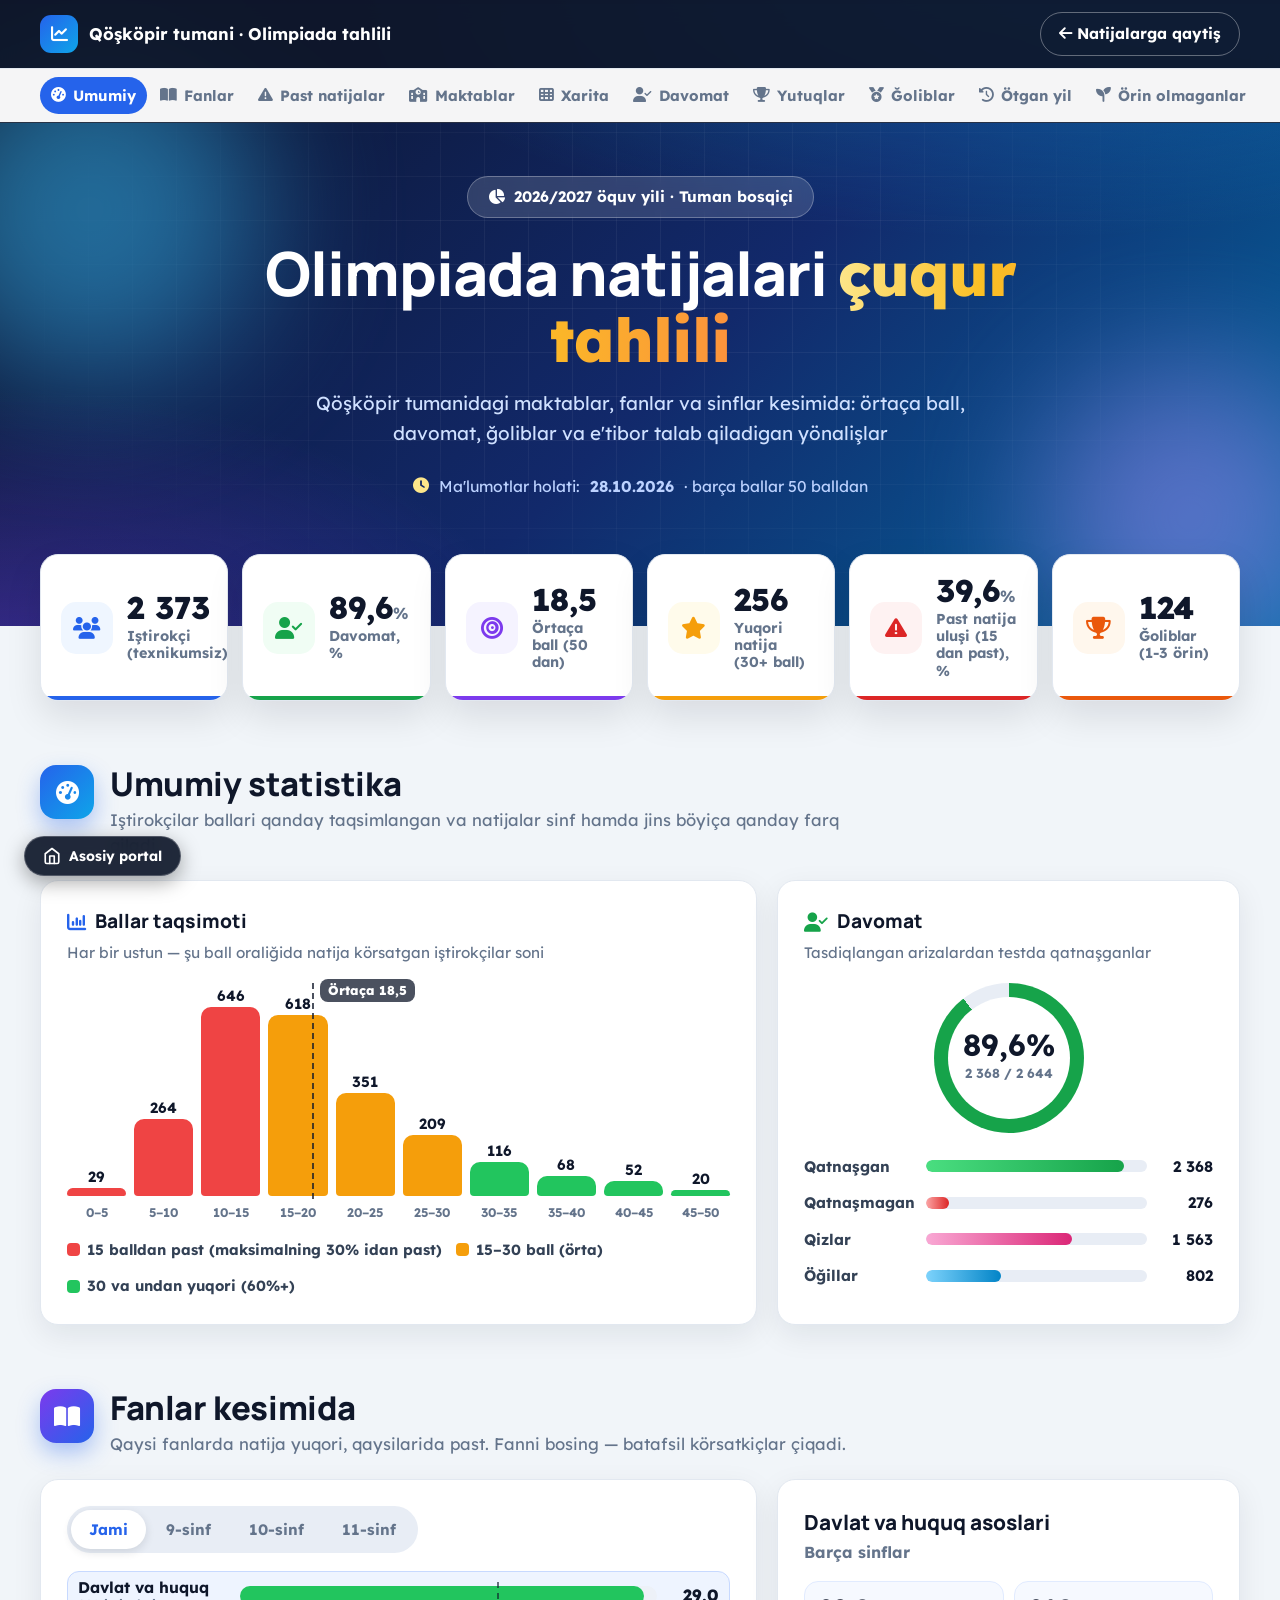
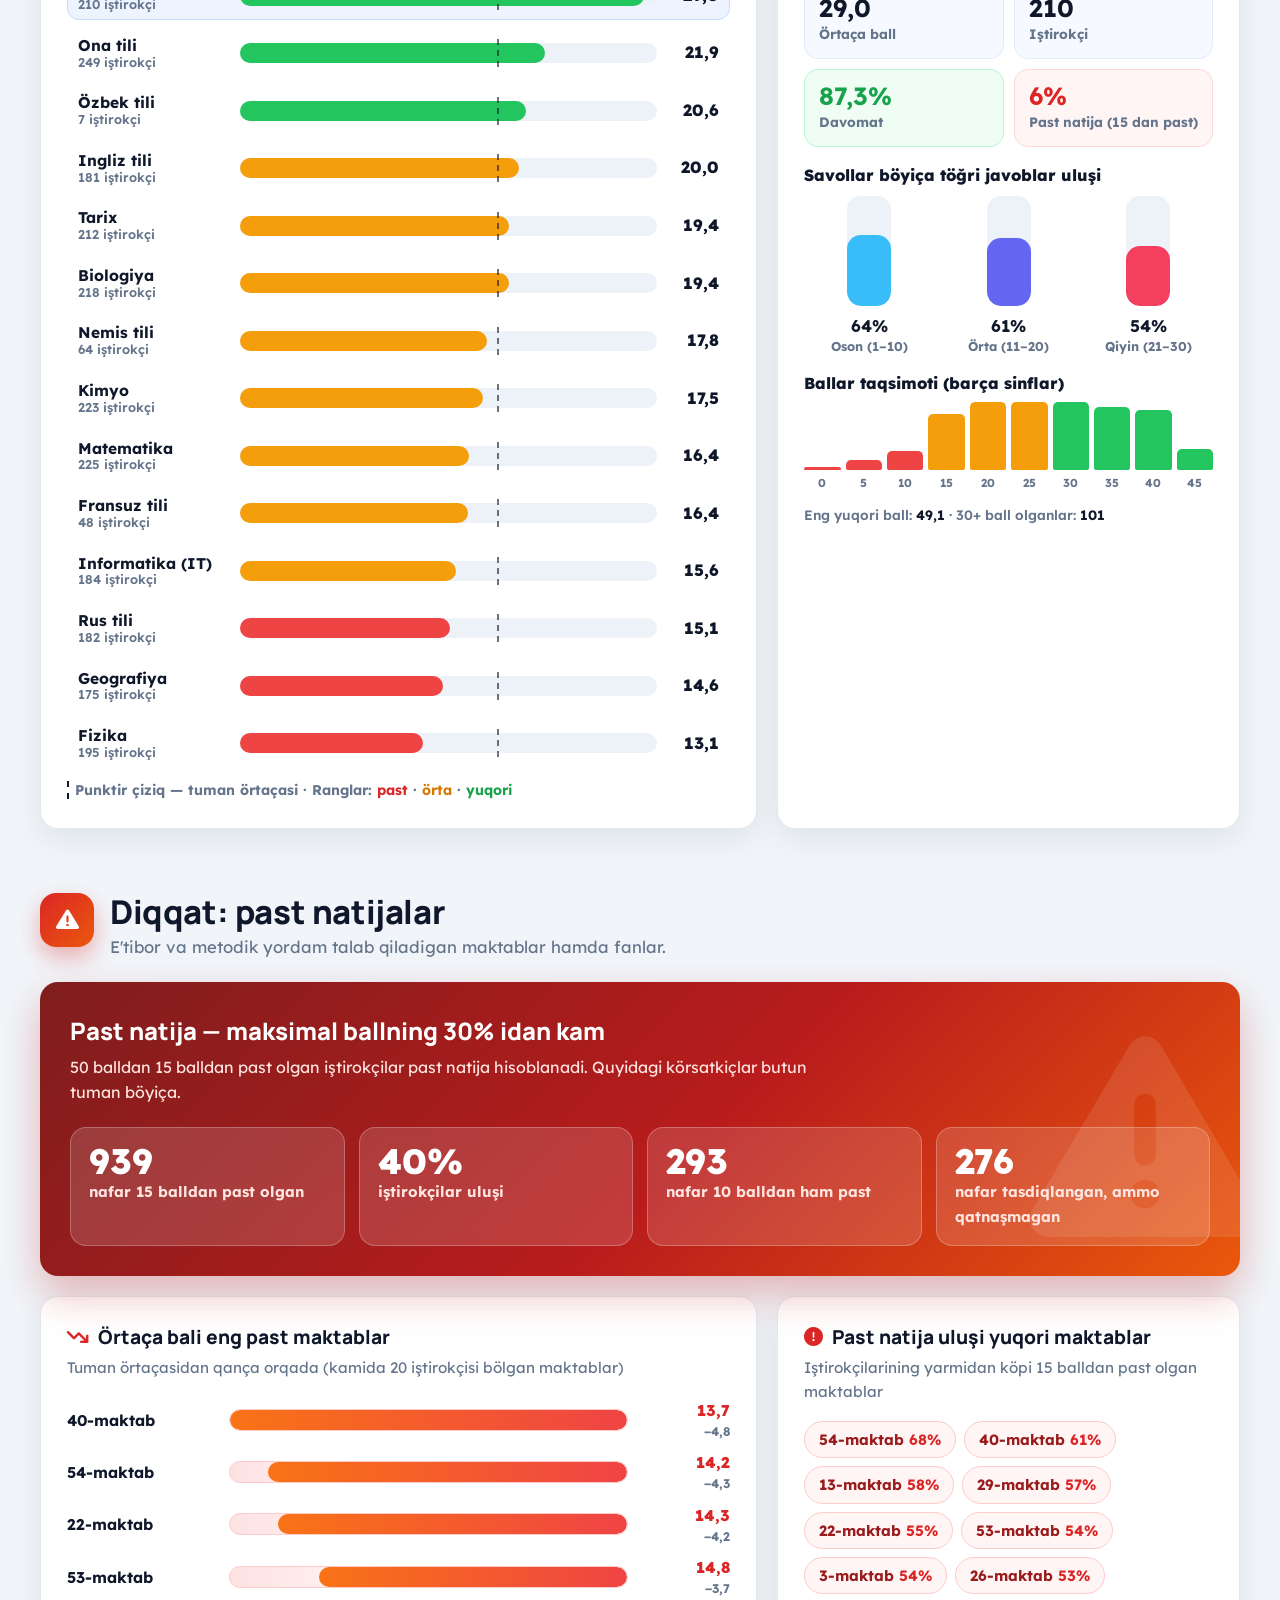
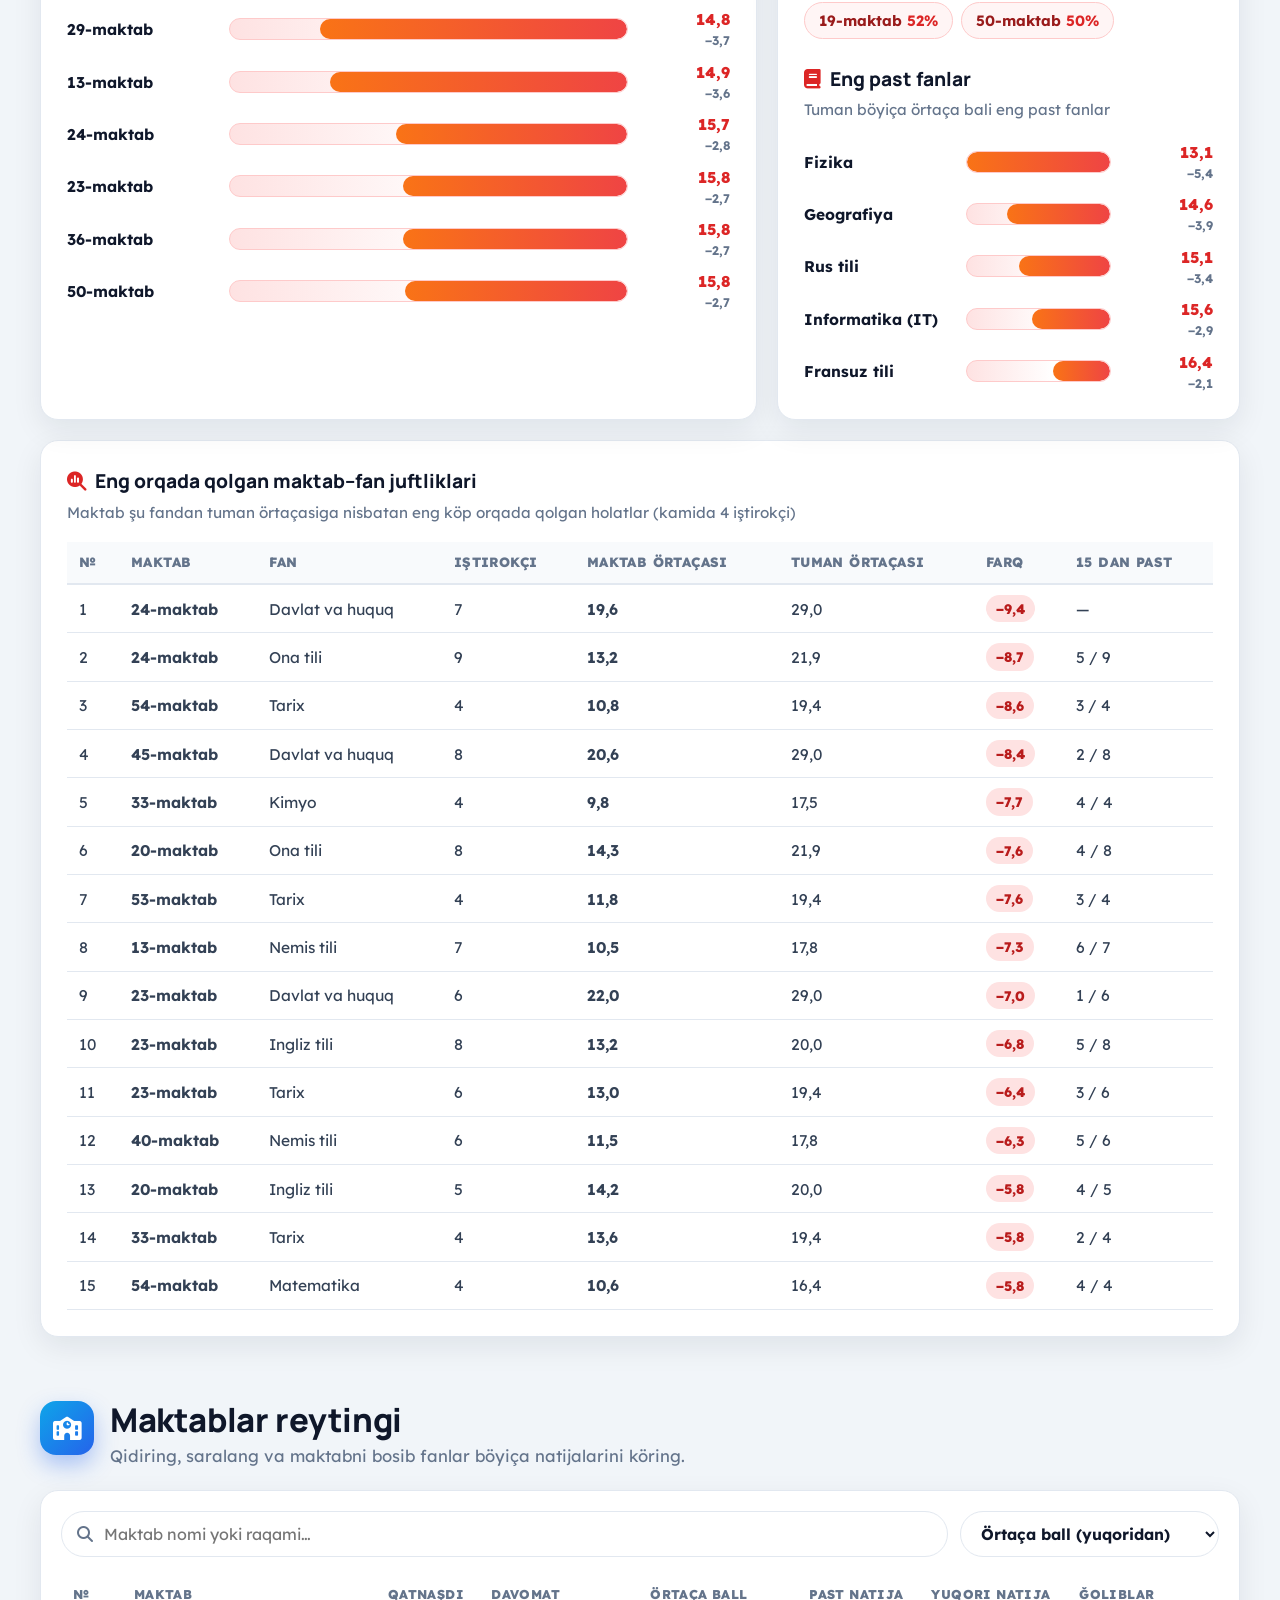
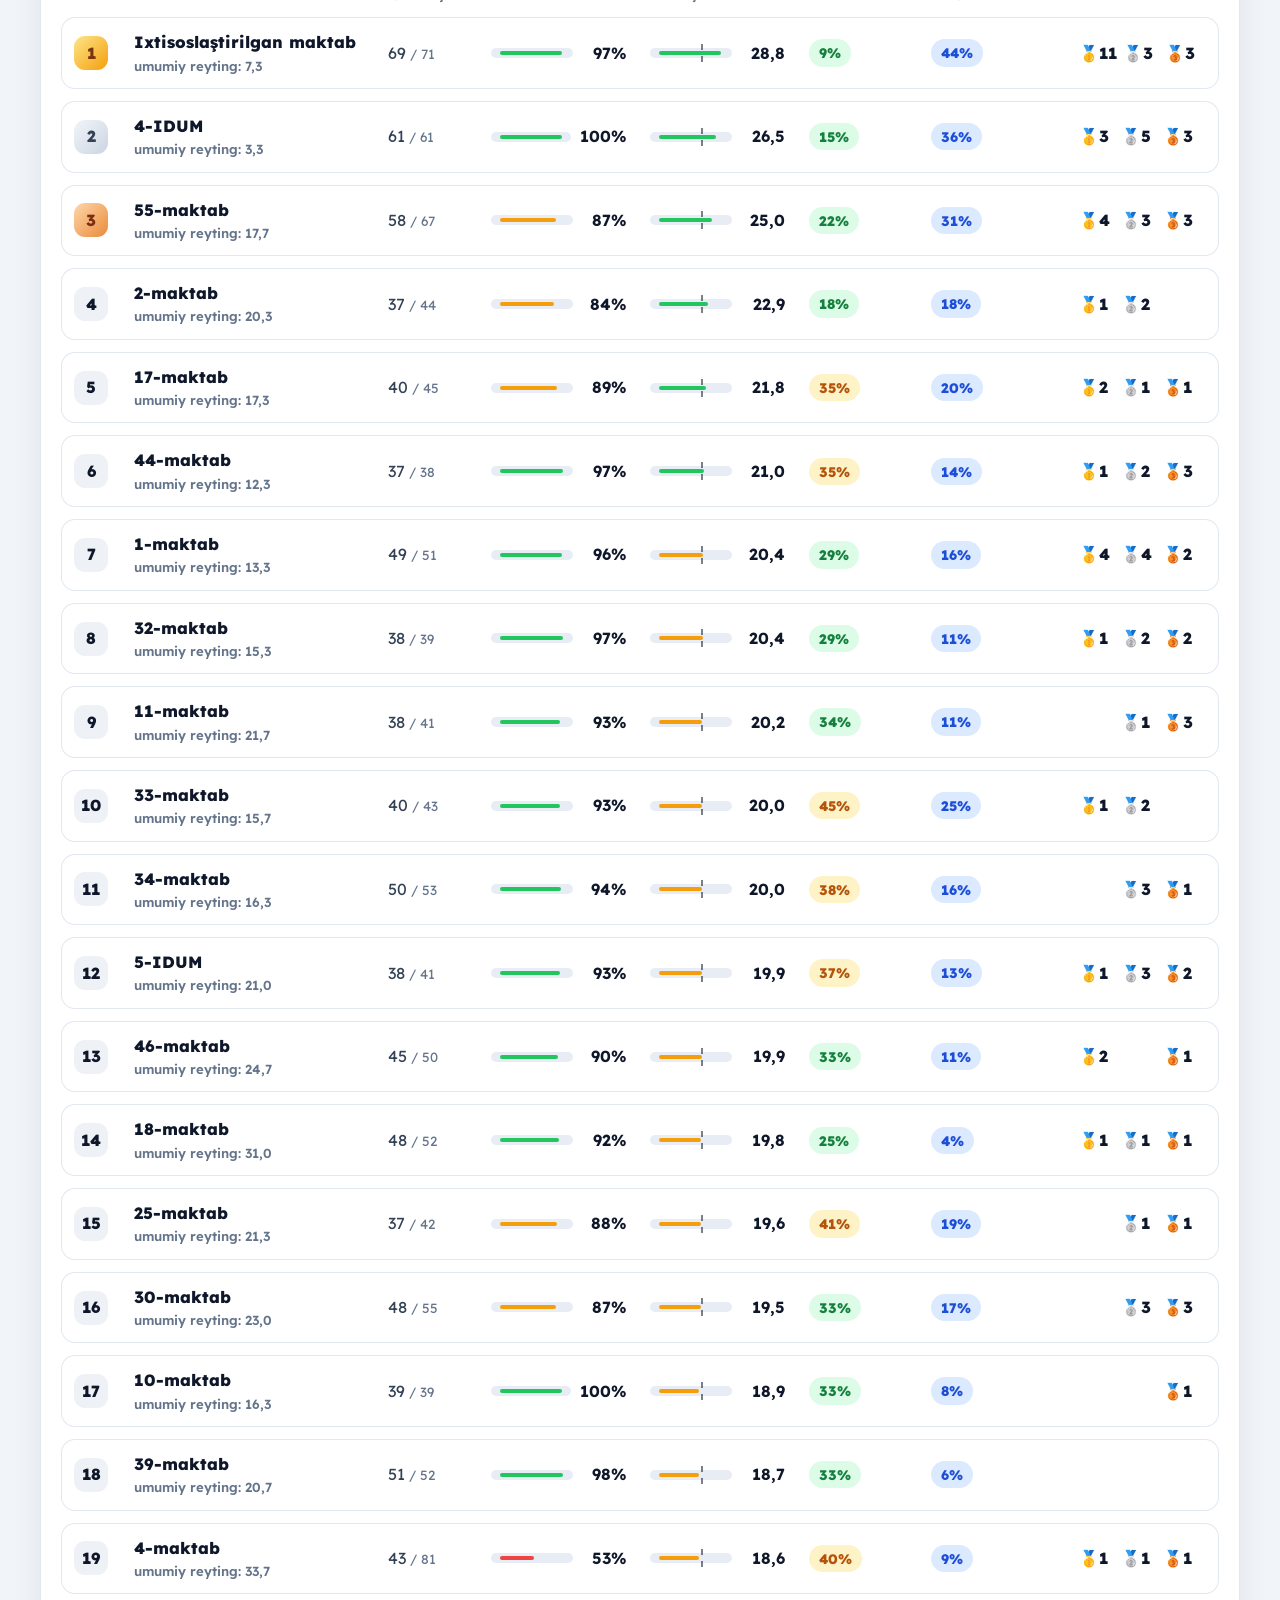
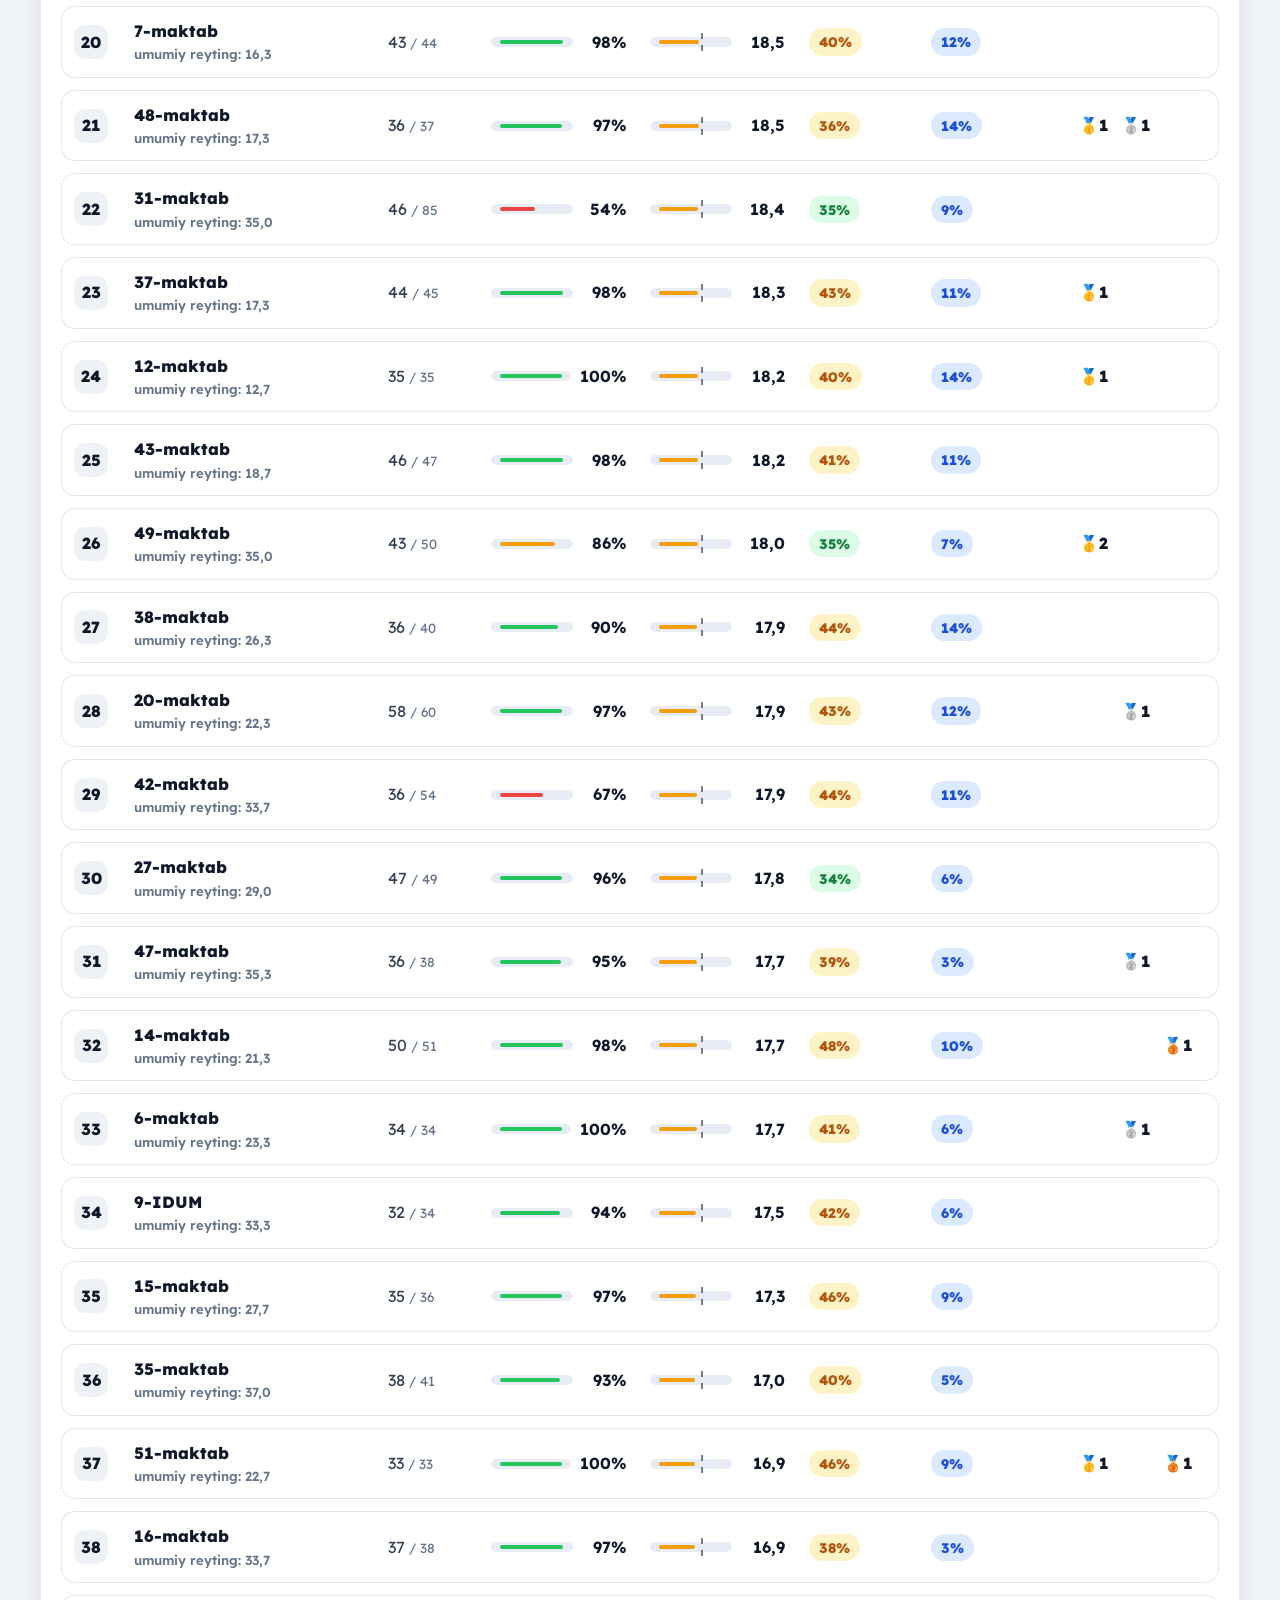
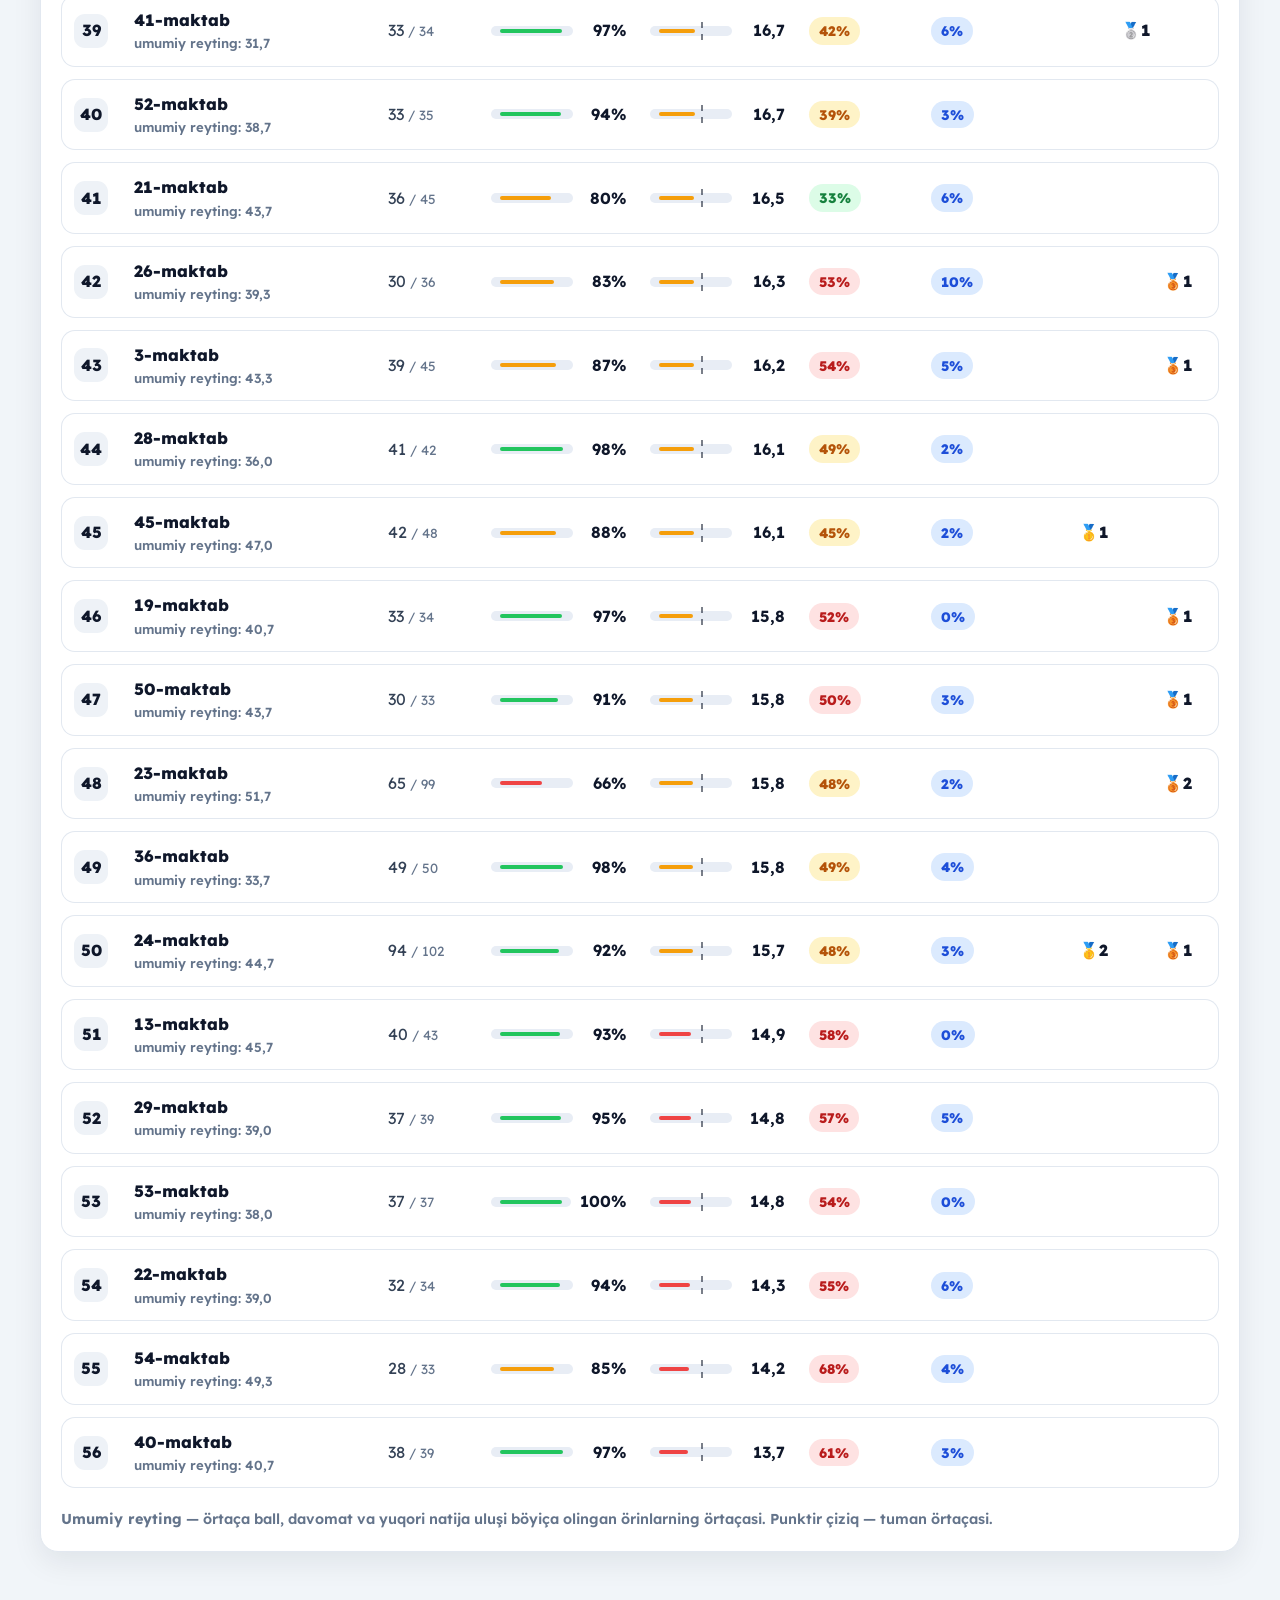
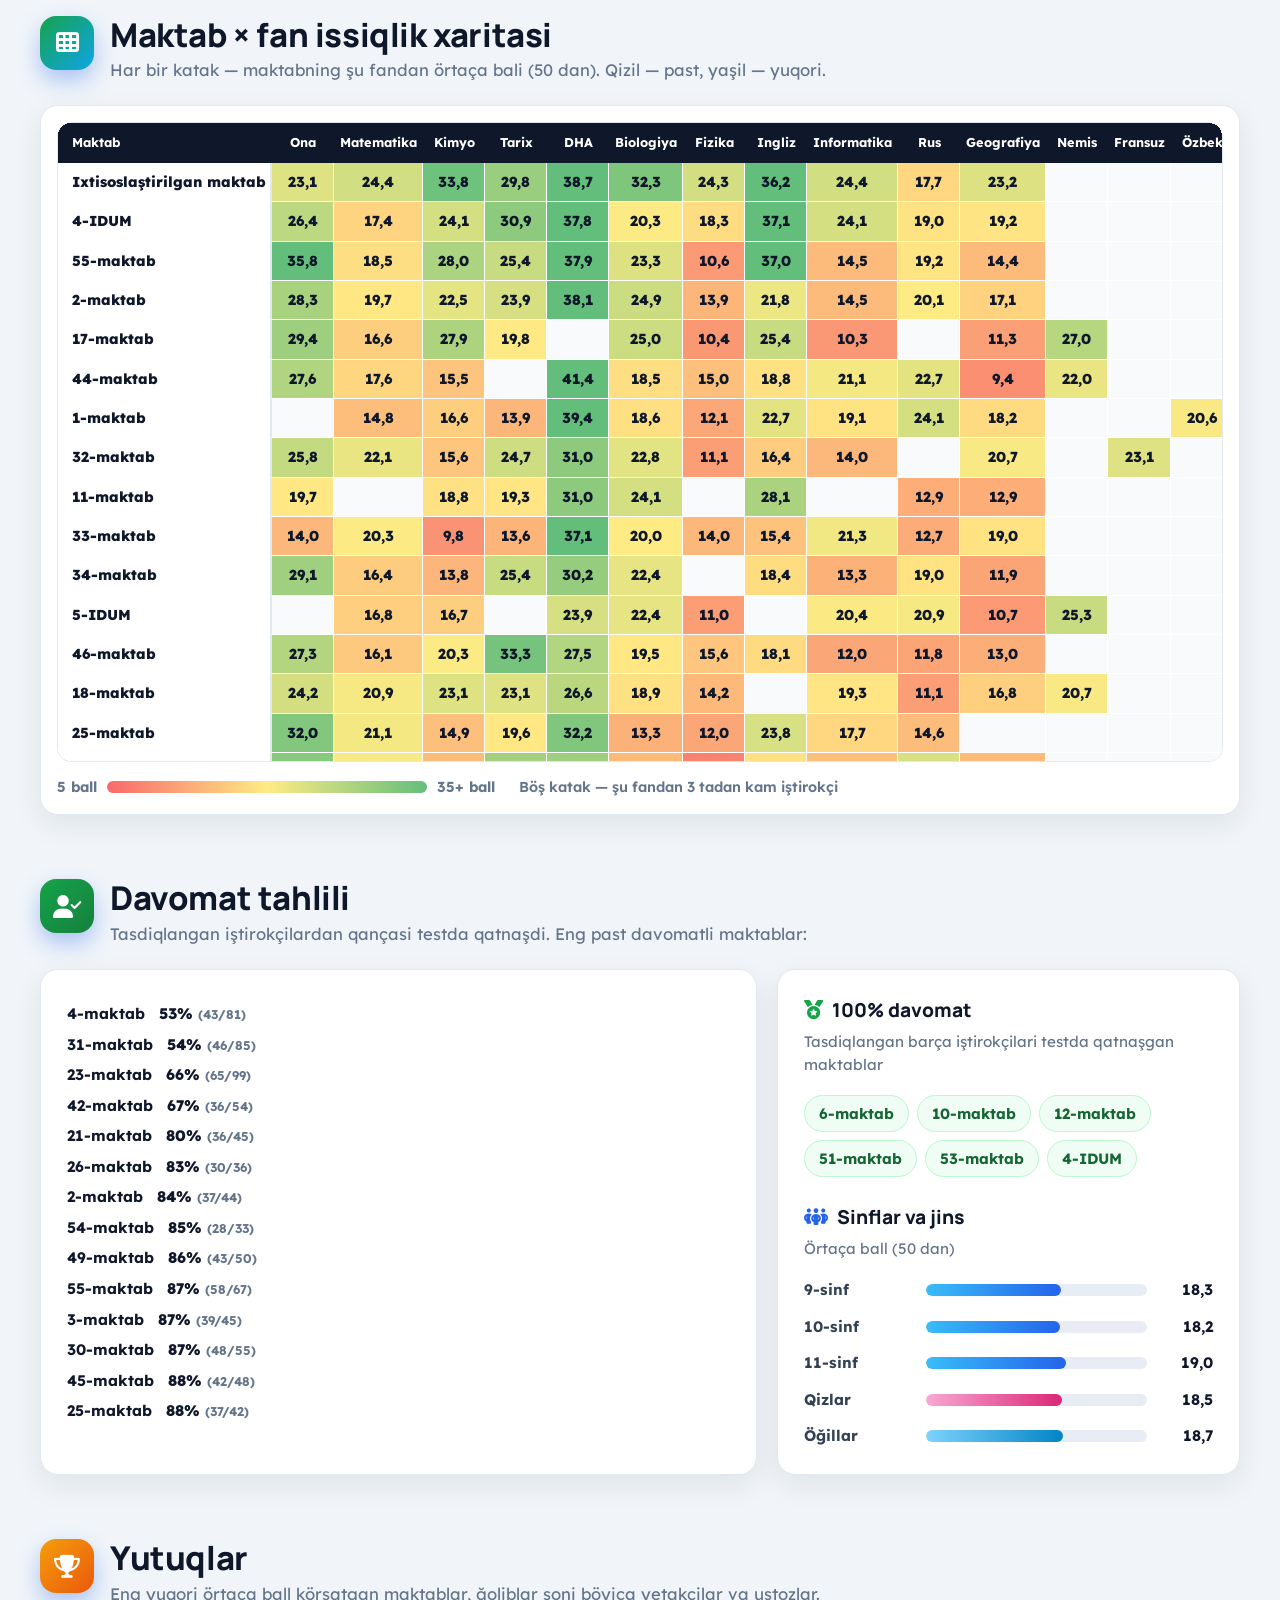
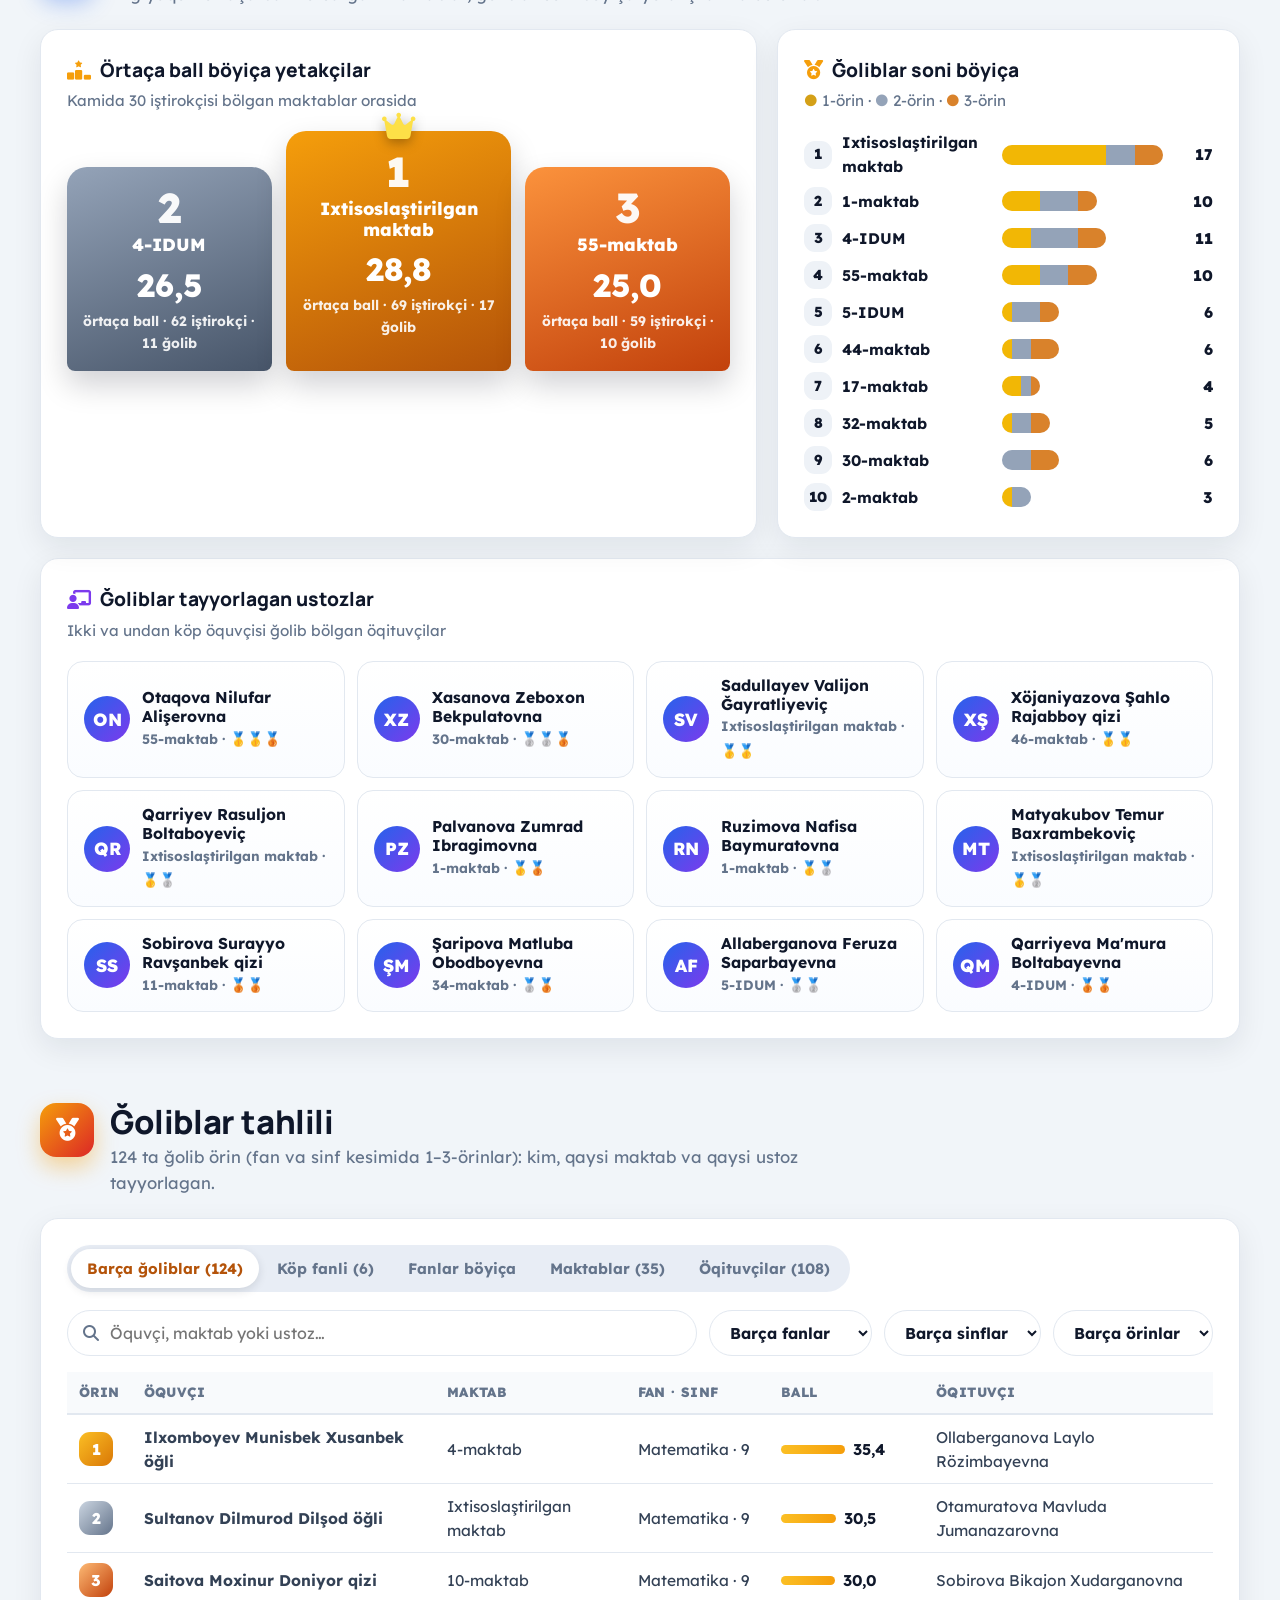
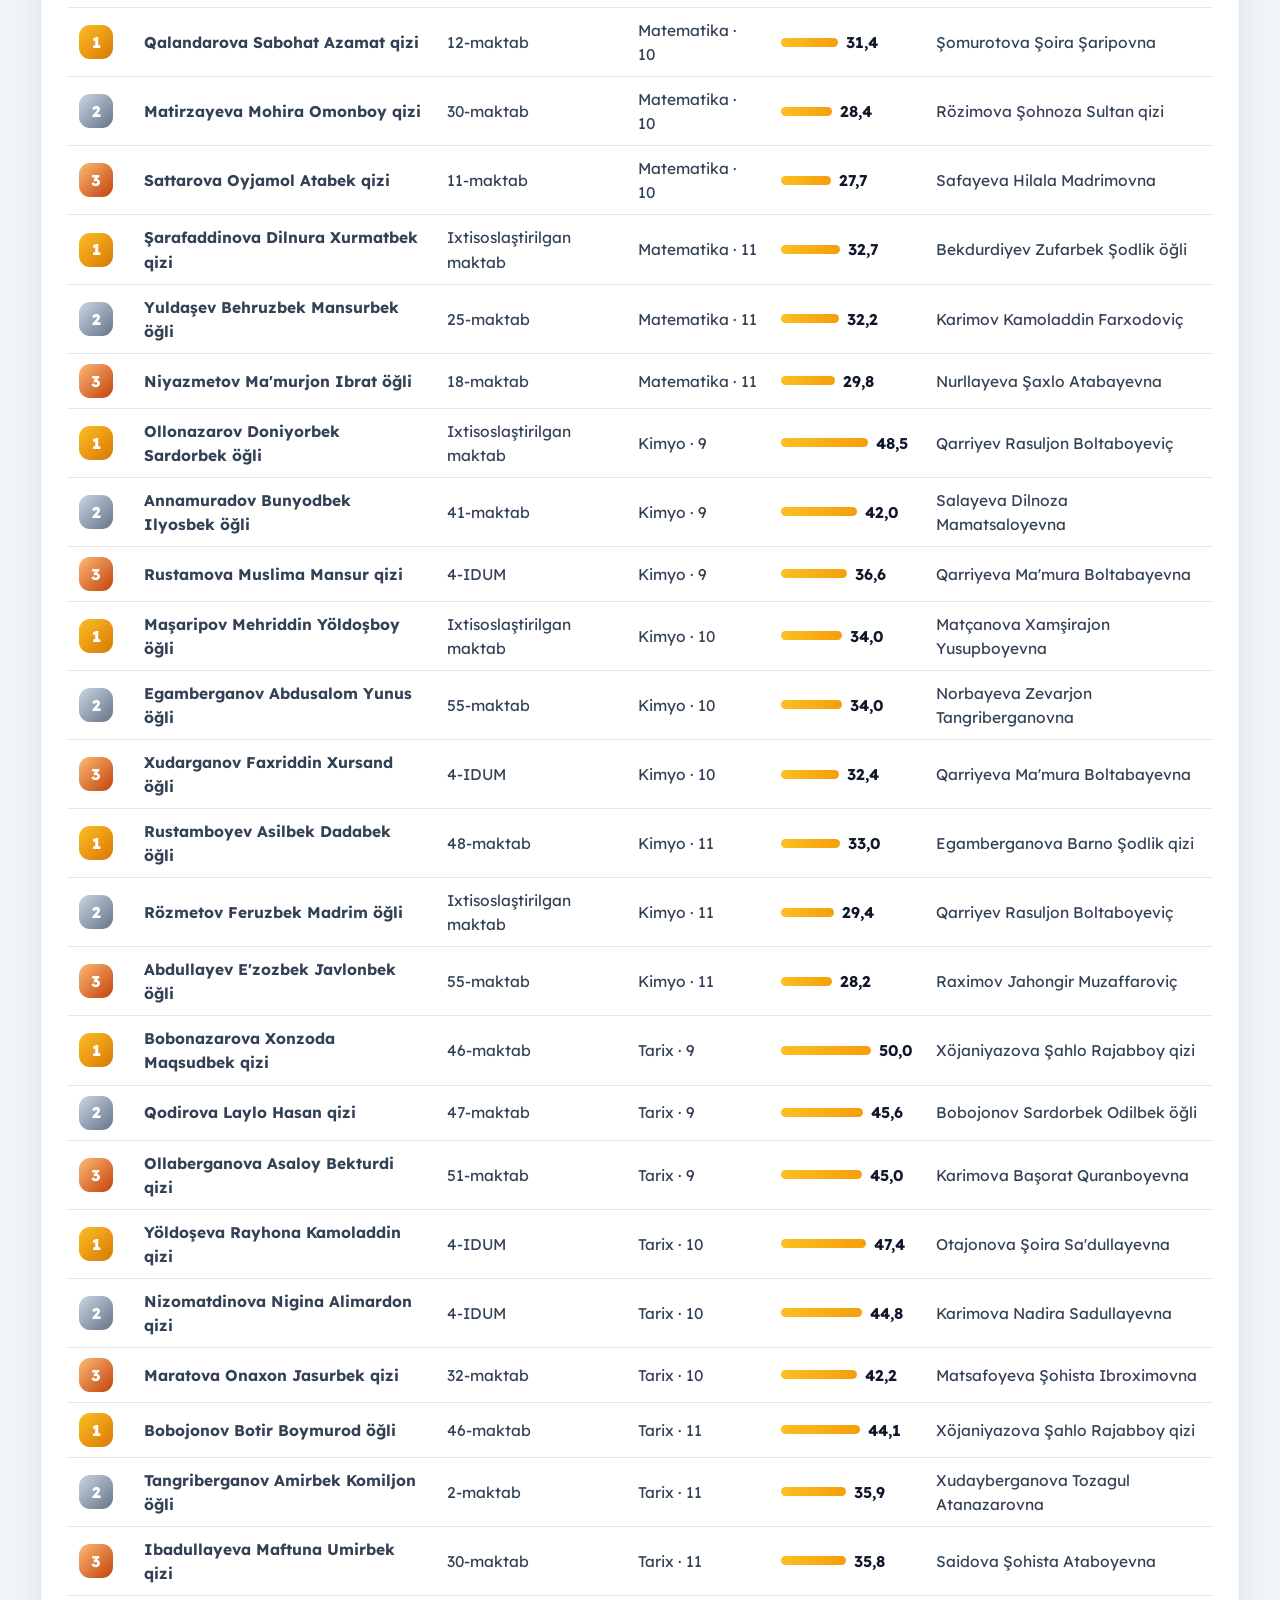
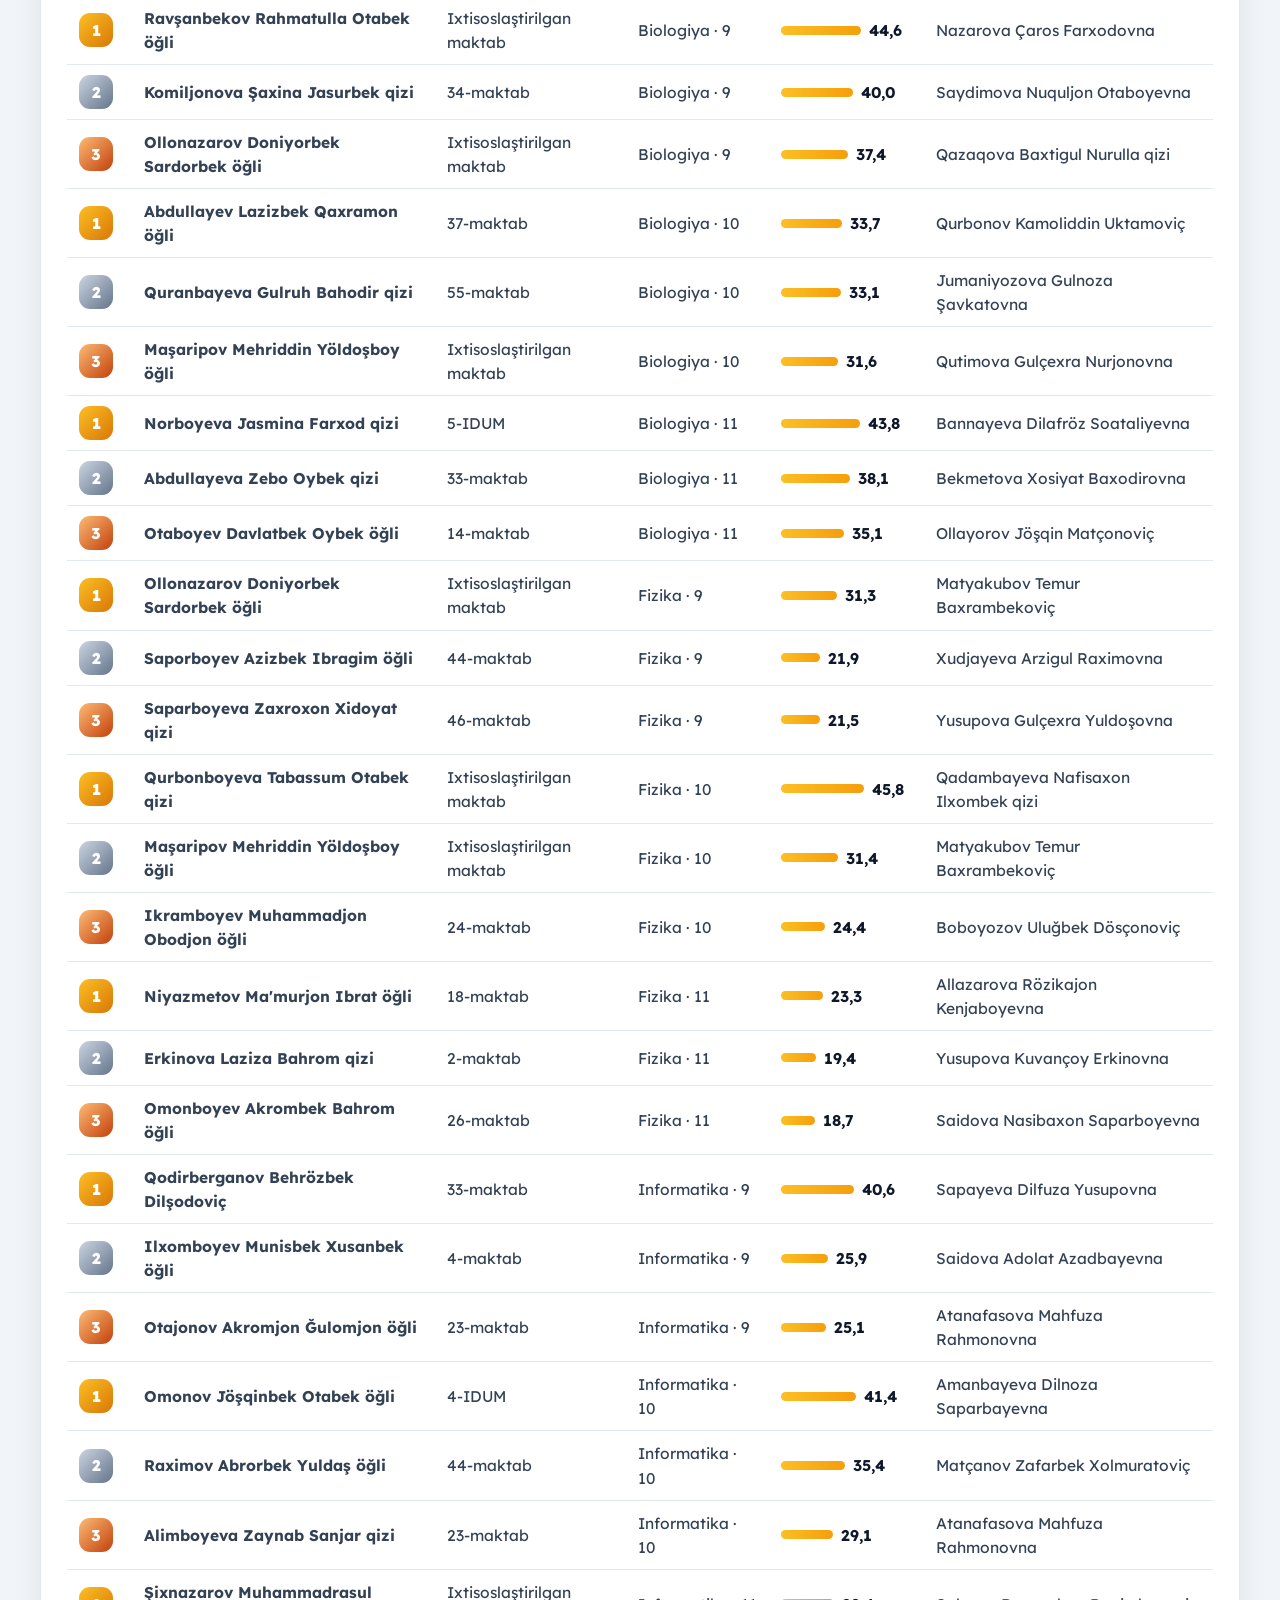
<file: olimpiada-tahlil.html>
<!DOCTYPE html>
<html lang="uz">
<head>
<meta charset="utf-8">
<meta name="viewport" content="width=device-width, initial-scale=1">
<title>Olimpiada natijalari tahlili — Qöşköpir tumani</title>
<meta name="description" content="Qöşköpir tumani fan olimpiadasi (tuman bosqiçi) natijalarining maktablar, fanlar va sinflar kesimidagi batafsil tahlili.">
<link rel="stylesheet" href="https://cdnjs.cloudflare.com/ajax/libs/font-awesome/6.5.1/css/all.min.css">
<style>
:root{
  --primary:#2563eb;--primary-dark:#1d4ed8;--secondary:#0ea5e9;--accent:#f59e0b;
  --dark:#0f172a;--light-bg:#f1f5f9;--text:#334155;--muted:#64748b;--line:#e2e8f0;
  --ok:#16a34a;--warn:#f59e0b;--bad:#dc2626;--violet:#7c3aed;--radius:18px;--tr:all .25s ease;
  --sh:0 10px 30px rgba(15,23,42,.08);
}
*{margin:0;padding:0;box-sizing:border-box;font-family:'Lexend', 'Plus Jakarta Sans', system-ui, sans-serif}
html{scroll-behavior:smooth;scroll-padding-top:128px}
body{background:var(--light-bg);color:var(--text);line-height:1.55;overflow-x:hidden}
a{text-decoration:none;color:inherit}
button{cursor:pointer;border:0;background:none;font:inherit;color:inherit}

/* ===== yuqori panel ===== */
header.top{position:fixed;top:0;left:0;right:0;z-index:60;background:rgba(15,23,42,.9);backdrop-filter:blur(12px);border-bottom:1px solid rgba(255,255,255,.1)}
.top-in{max-width:1240px;margin:0 auto;padding:12px 20px;display:flex;align-items:center;justify-content:space-between;gap:12px}
.brand{display:flex;align-items:center;gap:11px;color:#fff;font-weight:700;font-size:1.05rem}
.brand i{width:38px;height:38px;border-radius:11px;background:linear-gradient(135deg,var(--primary),var(--secondary));display:flex;align-items:center;justify-content:center;font-size:17px}
.back{color:#fff;font-weight:700;font-size:.96rem;padding:9px 18px;border-radius:30px;border:1px solid rgba(255,255,255,.35);transition:var(--tr);white-space:nowrap}
.back:hover{background:#fff;color:var(--dark)}
nav.pills{background:rgba(255,255,255,.96);backdrop-filter:blur(8px);border-top:1px solid var(--line)}
.pills-in{max-width:1240px;margin:0 auto;padding:8px 20px;display:flex;gap:2px;overflow-x:auto;scrollbar-width:none}
.pills-in::-webkit-scrollbar{display:none}
.pills a{flex:none;padding:7px 11px;border-radius:30px;font-weight:700;font-size:.93rem;color:var(--muted);transition:var(--tr);display:flex;align-items:center;gap:7px}
.pills a:hover{background:#eef2ff;color:var(--primary)}
.pills a.on{background:var(--primary);color:#fff}
.pills a.red.on{background:var(--bad)}

/* ===== hero ===== */
.hero{position:relative;padding:176px 20px 128px;color:#fff;text-align:center;background:radial-gradient(1200px 500px at 80% -10%,rgba(14,165,233,.45),transparent 60%),radial-gradient(900px 500px at 0% 110%,rgba(124,58,237,.4),transparent 60%),linear-gradient(135deg,#0b1226 0%,#12296b 55%,#0369a1 100%);overflow:hidden}
.hero::before{content:"";position:absolute;inset:0;background-image:linear-gradient(rgba(255,255,255,.05) 1px,transparent 1px),linear-gradient(90deg,rgba(255,255,255,.05) 1px,transparent 1px);background-size:44px 44px;mask-image:radial-gradient(ellipse at center,#000 30%,transparent 75%);-webkit-mask-image:radial-gradient(ellipse at center,#000 30%,transparent 75%)}
.blob{position:absolute;border-radius:50%;filter:blur(70px);opacity:.5;animation:float 14s ease-in-out infinite}
.b1{width:340px;height:340px;background:#38bdf8;left:-80px;top:40px}
.b2{width:300px;height:300px;background:#a78bfa;right:-60px;bottom:-40px;animation-delay:-6s}
@keyframes float{0%,100%{transform:translate(0,0)}50%{transform:translate(40px,-30px)}}
.hero .chip{position:relative;display:inline-flex;align-items:center;gap:9px;background:rgba(255,255,255,.14);border:1px solid rgba(255,255,255,.28);padding:8px 20px;border-radius:30px;font-weight:700;font-size:.95rem;margin-bottom:22px;backdrop-filter:blur(6px)}
.hero h1{position:relative;font-size:clamp(2.1rem,5.4vw,3.8rem);font-weight:800;line-height:1.1;letter-spacing:-1px;max-width:900px;margin:0 auto 16px}
.hero h1 span{background:linear-gradient(90deg,#fde68a,#fbbf24 40%,#fb923c);-webkit-background-clip:text;background-clip:text;color:transparent}
.hero p.sub{position:relative;max-width:720px;margin:0 auto;color:#cfe0ff;font-size:1.18rem}
.hero .stamp{position:relative;margin-top:26px;display:inline-flex;gap:10px;align-items:center;font-size:.98rem;color:#bcd2ff}
.hero .stamp i{color:#fde68a}

/* ===== umumiy ===== */
.wrap{max-width:1240px;margin:0 auto;padding:0 20px}
.kpis{display:grid;grid-template-columns:repeat(6,1fr);gap:14px;margin-top:-72px;position:relative;z-index:3}
.kpi{background:#fff;border:1px solid var(--line);border-radius:var(--radius);padding:20px;box-shadow:0 16px 36px rgba(2,8,23,.1);display:flex;align-items:center;gap:14px;transition:var(--tr);position:relative;overflow:hidden}
.kpi:hover{transform:translateY(-4px)}
.kpi::after{content:"";position:absolute;left:0;right:0;bottom:0;height:4px;background:var(--c)}
.kpi .ic{width:52px;height:52px;border-radius:15px;display:flex;align-items:center;justify-content:center;font-size:22px;flex:none;background:var(--bg);color:var(--c)}
.kpi .v{font-size:1.95rem;font-weight:800;color:var(--dark);line-height:1.05}
.kpi .v small{font-size:1rem;color:var(--muted);font-weight:700}
.kpi .l{font-size:.9rem;color:var(--muted);font-weight:700;margin-top:3px;line-height:1.2}

section.blk{margin-top:64px}
.sh{display:flex;align-items:flex-start;gap:16px;margin-bottom:22px}
.sh .bd{width:54px;height:54px;border-radius:16px;display:flex;align-items:center;justify-content:center;font-size:23px;color:#fff;flex:none;background:linear-gradient(135deg,var(--primary),var(--secondary));box-shadow:0 10px 22px rgba(37,99,235,.35)}
.sh h2{font-size:clamp(1.5rem,3vw,2.05rem);color:var(--dark);font-weight:800;letter-spacing:-.4px;line-height:1.15}
.sh p{color:var(--muted);font-size:1.04rem;margin-top:4px;max-width:760px}
.card{background:#fff;border:1px solid var(--line);border-radius:var(--radius);box-shadow:var(--sh);padding:26px}
.grid2{display:grid;grid-template-columns:1.55fr 1fr;gap:20px}
.grid3{display:grid;grid-template-columns:repeat(3,1fr);gap:20px}
.grid2>*,.grid3>*{min-width:0}
@media(max-width:1100px){.kpis{grid-template-columns:repeat(3,1fr)}}
@media(max-width:980px){.grid2,.grid3{grid-template-columns:1fr}}
@media(max-width:560px){.hero .stamp{display:block;line-height:1.5}.tabs button{padding:8px 13px}.hist{gap:4px}.hb{display:none}.hbar b{font-size:.72rem;top:-18px}.kpis{grid-template-columns:repeat(2,1fr);gap:10px;margin-top:-56px}.kpi{flex-direction:column;align-items:flex-start;gap:10px;padding:16px}.kpi .v{font-size:1.65rem}.hero{padding:160px 16px 110px}.card{padding:18px}}
h3.ct{font-size:1.2rem;color:var(--dark);font-weight:800;margin-bottom:4px;display:flex;align-items:center;gap:9px}
.ct-s{color:var(--muted);font-size:.95rem;margin-bottom:18px}

/* gistogramma */
.hist{display:flex;align-items:flex-end;gap:8px;height:240px;position:relative;padding-top:20px}
.hcol{flex:1;min-width:0;display:flex;flex-direction:column;justify-content:flex-end;align-items:center;height:100%;position:relative}
.hbar{width:100%;border-radius:10px 10px 4px 4px;background:var(--c);height:0;transition:height 1.1s cubic-bezier(.2,.8,.2,1);position:relative;min-height:2px}
.hbar b{position:absolute;top:-22px;left:0;right:0;text-align:center;font-size:.92rem;color:var(--dark)}
.hlab{font-size:.78rem;color:var(--muted);margin-top:7px;font-weight:700;white-space:nowrap}
.zones{display:flex;gap:14px;flex-wrap:wrap;margin-top:16px}
.zn{display:flex;align-items:center;gap:7px;font-size:.92rem;font-weight:700;color:var(--text)}
.zn i{width:13px;height:13px;border-radius:4px;background:var(--c)}
.avgline{position:absolute;top:0;bottom:24px;border-left:2px dashed var(--dark);opacity:.75;pointer-events:none}
.avgline span{position:absolute;top:-4px;left:6px;font-size:.8rem;font-weight:800;background:var(--dark);color:#fff;padding:2px 8px;border-radius:8px;white-space:nowrap}

/* halqa */
.ring{--p:0;width:150px;height:150px;border-radius:50%;background:conic-gradient(var(--c) calc(var(--p)*1%),#e8edf5 0);display:grid;place-items:center;margin:0 auto;position:relative;transition:.1s}
.ring::before{content:"";position:absolute;inset:14px;background:#fff;border-radius:50%}
.ring div{position:relative;text-align:center}
.ring b{font-size:1.9rem;color:var(--dark);display:block;line-height:1}
.ring small{color:var(--muted);font-weight:700;font-size:.82rem}
.mini{display:grid;gap:13px;margin-top:22px}
.mrow{display:grid;grid-template-columns:112px 1fr 56px;gap:10px;align-items:center;font-size:.95rem;font-weight:700}
.mtrack{height:12px;background:#e8edf5;border-radius:10px;overflow:hidden}
.mfill{height:100%;border-radius:10px;background:linear-gradient(90deg,var(--c1,#38bdf8),var(--c2,#2563eb));width:0;transition:width 1.1s cubic-bezier(.2,.8,.2,1)}
.mrow span:last-child{text-align:right;color:var(--dark)}

/* tab tugmalar */
.tabs{display:inline-flex;background:#e8edf5;border-radius:30px;padding:4px;gap:2px;margin-bottom:18px;flex-wrap:wrap}
.tabs button{padding:8px 18px;border-radius:26px;font-weight:700;font-size:.95rem;color:var(--muted);transition:var(--tr)}
.tabs button.on{background:#fff;color:var(--primary);box-shadow:0 3px 10px rgba(15,23,42,.12)}

/* fan bar */
.fbars{display:grid;gap:9px}
.fr{display:grid;grid-template-columns:150px 1fr 50px;gap:12px;align-items:center;padding:7px 10px;border-radius:12px;cursor:pointer;transition:var(--tr);border:1px solid transparent}
.fr:hover{background:#f6f9ff}
.fr.on{background:#eef4ff;border-color:#c7d9ff}
.fr .nm{font-weight:700;color:var(--dark);font-size:.97rem;line-height:1.15}
.fr .nm small{display:block;color:var(--muted);font-weight:600;font-size:.8rem}
.ftrack{position:relative;height:20px;background:#edf1f8;border-radius:10px}
.ffill{position:absolute;left:0;top:0;bottom:0;border-radius:10px;width:0;background:var(--c);transition:width 1s cubic-bezier(.2,.8,.2,1)}
.fmark{position:absolute;top:-4px;bottom:-4px;border-left:2px dashed var(--dark);opacity:.6}
.fr .val{font-weight:800;color:var(--dark);text-align:right;font-size:1.02rem}
@media(max-width:620px){.fr{grid-template-columns:105px 1fr 42px;gap:8px}.fr .nm{font-size:.88rem}}
.detail h4{font-size:1.3rem;color:var(--dark);font-weight:800;margin-bottom:2px}
.dnum{display:grid;grid-template-columns:repeat(2,1fr);gap:10px;margin:16px 0}
.dn{background:#f6f9ff;border:1px solid #e1ebff;border-radius:14px;padding:12px 14px}
.dn b{display:block;font-size:1.55rem;color:var(--dark);line-height:1.1}
.dn span{font-size:.85rem;color:var(--muted);font-weight:700}
.dn.r{background:#fff5f5;border-color:#fed7d7}.dn.r b{color:var(--bad)}
.dn.g{background:#f0fdf4;border-color:#bbf7d0}.dn.g b{color:var(--ok)}
.q3{display:grid;grid-template-columns:repeat(3,1fr);gap:10px;margin-top:6px}
.qm{text-align:center}
.qm .tube{height:110px;width:44px;margin:0 auto;background:#edf1f8;border-radius:14px;position:relative;overflow:hidden}
.qm .tube i{position:absolute;left:0;right:0;bottom:0;height:0;background:var(--c);border-radius:14px;transition:height 1s cubic-bezier(.2,.8,.2,1)}
.qm b{display:block;margin-top:7px;font-size:1.05rem;color:var(--dark)}
.qm span{font-size:.8rem;color:var(--muted);font-weight:700;line-height:1.1;display:block}

/* mini gistogramma */
.mh{display:flex;gap:5px;align-items:flex-end;height:90px}
.mhc{flex:1;height:100%;display:flex;flex-direction:column;justify-content:flex-end;align-items:center}
.mhc i{width:100%;background:var(--c);border-radius:5px 5px 2px 2px;height:0;transition:height 1s cubic-bezier(.2,.8,.2,1);min-height:2px;display:block}
.mhc span{font-size:.72rem;color:var(--muted);font-weight:700;margin-top:4px}
/* ===== diqqat ===== */
.alert{background:linear-gradient(135deg,#7f1d1d 0%,#b91c1c 55%,#ea580c 100%);border-radius:var(--radius);color:#fff;padding:30px;position:relative;overflow:hidden;box-shadow:0 18px 40px rgba(185,28,28,.3)}
.alert::after{content:"\f071";font-family:"Font Awesome 6 Free";font-weight:900;position:absolute;right:-20px;bottom:-40px;font-size:230px;opacity:.1}
.alert h3{font-size:1.5rem;font-weight:800;margin-bottom:6px}
.alert p{color:#ffe4e0;max-width:760px}
.abig{display:grid;grid-template-columns:repeat(auto-fit,minmax(190px,1fr));gap:14px;margin-top:22px;position:relative}
.ab{background:rgba(255,255,255,.14);border:1px solid rgba(255,255,255,.25);border-radius:16px;padding:16px 18px;backdrop-filter:blur(4px)}
.ab b{font-size:2.2rem;font-weight:800;line-height:1;display:block}
.ab span{font-size:.93rem;color:#ffe4e0;font-weight:700}
.div{display:grid;gap:9px;margin-top:10px}
.dr{display:grid;grid-template-columns:150px 1fr 90px;gap:12px;align-items:center;font-size:.97rem}
.dr .nm{font-weight:700;color:var(--dark)}
.dtrack{position:relative;height:22px;background:linear-gradient(90deg,#fee2e2,#fff 60%);border-radius:11px;overflow:hidden;border:1px solid #fecaca}
.dfill{position:absolute;top:0;bottom:0;right:0;width:0;border-radius:11px;background:linear-gradient(270deg,#ef4444,#f97316);transition:width 1s cubic-bezier(.2,.8,.2,1)}
.dr .num{text-align:right;font-weight:800;color:var(--bad)}
.dr .num small{display:block;font-size:.78rem;color:var(--muted);font-weight:700}
@media(max-width:620px){.dr{grid-template-columns:96px 1fr 70px;gap:8px}}
.chips{display:flex;flex-wrap:wrap;gap:8px;margin-top:12px}
.chip2{background:#fff5f5;border:1px solid #fecaca;color:#991b1b;font-weight:700;border-radius:30px;padding:6px 14px;font-size:.93rem}
.chip2 b{color:var(--bad)}
table.t{width:100%;border-collapse:collapse;font-size:.97rem}
table.t th{background:#f8fafc;color:var(--muted);font-weight:800;text-align:left;padding:10px 12px;font-size:.84rem;text-transform:uppercase;letter-spacing:.4px;border-bottom:2px solid var(--line);white-space:nowrap}
table.t td{padding:10px 12px;border-bottom:1px solid var(--line);vertical-align:middle}
table.t tr:hover td{background:#fafcff}
.tw{overflow-x:auto}
.badge{display:inline-block;padding:3px 10px;border-radius:20px;font-weight:800;font-size:.86rem}
.bd-r{background:#fee2e2;color:#b91c1c}.bd-g{background:#dcfce7;color:#15803d}.bd-a{background:#fef3c7;color:#b45309}.bd-b{background:#dbeafe;color:#1d4ed8}

/* ===== maktablar ===== */
.tool{display:flex;gap:12px;flex-wrap:wrap;align-items:center;margin-bottom:16px}
.search{flex:1;min-width:210px;position:relative}
.search input{width:100%;padding:12px 16px 12px 42px;border-radius:30px;border:1.5px solid var(--line);font-size:1rem;outline:none;background:#fff;transition:var(--tr)}
.search input:focus{border-color:var(--primary);box-shadow:0 0 0 4px rgba(37,99,235,.12)}
.search i{position:absolute;left:16px;top:50%;transform:translateY(-50%);color:var(--muted)}
.sel{padding:11px 16px;border-radius:30px;border:1.5px solid var(--line);background:#fff;font-size:.98rem;font-weight:700;color:var(--dark);outline:none}
table.sc{width:100%;border-collapse:separate;border-spacing:0 6px;min-width:860px}
table.sc th{font-size:.8rem;color:var(--muted);text-transform:uppercase;letter-spacing:.4px;font-weight:800;padding:6px 12px;text-align:left;cursor:pointer;white-space:nowrap;user-select:none}
table.sc th:hover{color:var(--primary)}
table.sc td{background:#fff;padding:12px;border-top:1px solid var(--line);border-bottom:1px solid var(--line);vertical-align:middle}
table.sc td:first-child{border-left:1px solid var(--line);border-radius:14px 0 0 14px}
table.sc td:last-child{border-right:1px solid var(--line);border-radius:0 14px 14px 0}
table.sc tr.row{cursor:pointer;transition:var(--tr)}
table.sc tr.row:hover td{background:#f6f9ff}
.rk{width:34px;height:34px;border-radius:11px;display:grid;place-items:center;font-weight:800;color:var(--dark);background:#eef2f7}
.rk.r1{background:linear-gradient(135deg,#fde68a,#f59e0b);color:#78350f}
.rk.r2{background:linear-gradient(135deg,#f1f5f9,#cbd5e1);color:#334155}
.rk.r3{background:linear-gradient(135deg,#fed7aa,#ea8a3a);color:#7c2d12}
.sn{font-weight:800;color:var(--dark);font-size:1.02rem}
.sn small{display:block;color:var(--muted);font-weight:600;font-size:.82rem}
.cb{display:flex;align-items:center;gap:9px;min-width:130px}
.cb .tr{flex:1;height:10px;background:#e8edf5;border-radius:8px;position:relative;overflow:visible}
.cb .fl{height:100%;border-radius:8px}
.cb .mk{position:absolute;top:-4px;bottom:-4px;border-left:2px dashed #0f172a;opacity:.55}
.cb b{min-width:44px;text-align:right;color:var(--dark)}
.md{display:flex;gap:6px;font-weight:800;color:var(--dark);white-space:nowrap}
.md span{min-width:36px}
tr.exp td{padding:0!important;border:0!important;background:transparent!important}
.expin{background:linear-gradient(180deg,#f6f9ff,#fff);border:1px solid #dbe7ff;border-radius:14px;margin:-2px 0 6px;padding:16px 18px;display:none}
.expin.open{display:block;animation:fd .35s ease}
@keyframes fd{from{opacity:0;transform:translateY(-6px)}to{opacity:1;transform:none}}
.fchips{display:flex;flex-wrap:wrap;gap:8px}
.fch{border-radius:12px;padding:7px 12px;font-weight:800;font-size:.92rem;color:#fff;background:var(--c);text-shadow:0 1px 1px rgba(0,0,0,.2)}
.fch small{font-weight:700;opacity:.85}

/* ===== xarita ===== */
.heat{overflow:auto;max-height:640px;border-radius:14px;border:1px solid var(--line)}
table.h{border-collapse:separate;border-spacing:0;font-size:.9rem;min-width:900px;width:100%}
table.h th{position:sticky;top:0;background:#0f172a;color:#fff;padding:10px 6px;font-size:.8rem;z-index:2;white-space:nowrap}
table.h th:first-child{left:0;z-index:3;text-align:left;padding-left:14px}
table.h td{padding:8px 4px;text-align:center;font-weight:800;border-bottom:1px solid #fff;border-right:1px solid #fff;color:#0f172a;min-width:62px}
table.h td:first-child{position:sticky;left:0;background:#fff;text-align:left;padding-left:14px;z-index:1;border-right:2px solid var(--line);white-space:nowrap}
table.h td.nm{color:var(--dark)}
.lg{display:flex;align-items:center;gap:10px;margin-top:14px;font-size:.9rem;font-weight:700;color:var(--muted)}
.lgbar{height:12px;flex:1;max-width:320px;border-radius:8px;background:linear-gradient(90deg,#f8696b,#ffeb84,#63be7b)}

/* ===== davomat ===== */
.att{display:grid;gap:7px;margin-top:6px}
.ar{display:grid;grid-template-columns:130px 1fr 130px;gap:12px;align-items:center;font-size:.95rem}
.ar .nm{font-weight:700;color:var(--dark)}
.atr{height:16px;background:#e8edf5;border-radius:10px;overflow:hidden}
.afl{height:100%;border-radius:10px;width:0;transition:width 1s cubic-bezier(.2,.8,.2,1)}
.ar .nn{text-align:right;font-weight:800;color:var(--dark)}.ar .nn small{color:var(--muted);font-weight:700}
@media(max-width:620px){.ar{grid-template-columns:92px 1fr 88px;gap:8px}}

/* ===== yutuqlar ===== */
.podium{display:grid;grid-template-columns:1fr 1.1fr 1fr;gap:14px;align-items:end;margin-top:8px}
.pd{border-radius:20px 20px 8px 8px;text-align:center;padding:20px 12px 18px;color:#fff;position:relative;box-shadow:0 14px 30px rgba(2,8,23,.18)}
.pd .no{font-size:2.6rem;font-weight:800;line-height:1;opacity:.95}
.pd .sname{font-size:1.1rem;font-weight:800;margin-top:6px;line-height:1.15}
.pd .sv{font-size:2rem;font-weight:800;margin-top:6px}
.pd .sd{font-size:.86rem;opacity:.9;font-weight:700}
.pd i.cr{position:absolute;top:-20px;left:50%;transform:translateX(-50%);font-size:30px;color:#fde047;filter:drop-shadow(0 4px 6px rgba(0,0,0,.3))}
.p1{background:linear-gradient(160deg,#f59e0b,#b45309);min-height:240px}
.p2{background:linear-gradient(160deg,#94a3b8,#475569);min-height:196px}
.p3{background:linear-gradient(160deg,#fb923c,#c2410c);min-height:176px}
@media(max-width:560px){.podium{grid-template-columns:1fr;}.p1,.p2,.p3{min-height:0}}
.lb{display:grid;gap:9px}
.lbr{display:grid;grid-template-columns:28px 150px 1fr 40px;gap:10px;align-items:center;font-size:.96rem}
.lbr .nm{font-weight:700;color:var(--dark)}
.stk{display:flex;height:20px;border-radius:10px;overflow:hidden;background:#edf1f8}
.stk i{display:block;height:100%;width:0;transition:width 1s cubic-bezier(.2,.8,.2,1)}
.tcards{display:grid;grid-template-columns:repeat(auto-fill,minmax(260px,1fr));gap:12px}
.tc{border:1px solid var(--line);border-radius:16px;padding:14px 16px;background:linear-gradient(180deg,#fff,#fafcff);display:flex;gap:12px;align-items:center}
.tc .av{width:46px;height:46px;border-radius:50%;background:linear-gradient(135deg,var(--primary),var(--violet));color:#fff;display:grid;place-items:center;font-weight:800;font-size:1.1rem;flex:none}
.tc b{color:var(--dark);font-size:.98rem;line-height:1.2;display:block}
.tc small{color:var(--muted);font-weight:700;font-size:.85rem}


/* ===== goliblar ===== */
.wtabs{display:inline-flex;background:#e8edf5;border-radius:30px;padding:4px;gap:2px;margin-bottom:18px;flex-wrap:wrap}
.wtabs button{padding:8px 16px;border-radius:26px;font-weight:700;font-size:.94rem;color:var(--muted);transition:var(--tr)}
.wtabs button.on{background:#fff;color:#b45309;box-shadow:0 3px 10px rgba(15,23,42,.12)}
.pl{display:inline-grid;place-items:center;width:34px;height:34px;border-radius:11px;font-weight:800;color:#fff}
.pl1{background:linear-gradient(135deg,#fbbf24,#d97706)}.pl2{background:linear-gradient(135deg,#cbd5e1,#64748b)}.pl3{background:linear-gradient(135deg,#fdba74,#c2410c)}
.bb{display:flex;align-items:center;gap:8px;min-width:120px}.bb i{display:block;height:9px;border-radius:6px;background:linear-gradient(90deg,#fbbf24,#f59e0b)}.bb b{color:var(--dark)}
.mcards{display:grid;grid-template-columns:repeat(auto-fill,minmax(300px,1fr));gap:14px}
.mc{border:1px solid #fde7b0;background:linear-gradient(180deg,#fffdf5,#fff);border-radius:18px;padding:18px}
.mc .mt{display:flex;align-items:center;gap:12px;margin-bottom:10px}
.mc .mt .av{width:46px;height:46px;border-radius:50%;background:linear-gradient(135deg,#f59e0b,#dc2626);color:#fff;display:grid;place-items:center;font-weight:800;flex:none}
.mc .mt b{display:block;color:var(--dark);line-height:1.2}.mc .mt small{color:var(--muted);font-weight:700}
.mc .it{display:flex;gap:10px;align-items:center;padding:7px 0;border-top:1px dashed #f1e2b8;font-size:.95rem}
.mc .it .pl{width:28px;height:28px;border-radius:9px;font-size:.88rem}
.mc .it span{flex:1;color:var(--text)}.mc .it b{color:var(--dark)}
.gp{display:inline-block;min-width:38px;text-align:center;padding:2px 8px;border-radius:20px;font-weight:800;font-size:.88rem}
.gp.s{background:#fef3c7;color:#b45309}.gp.l{background:#dcfce7;color:#15803d}.gp.n{background:#f1f5f9;color:#475569}
/* ===== otgan yil ===== */
.pt{display:grid;grid-template-columns:repeat(auto-fit,minmax(190px,1fr));gap:14px;margin-bottom:18px}
.pt>div{border-radius:18px;padding:18px;background:linear-gradient(135deg,var(--bg),#fff);border:1px solid var(--line);position:relative;overflow:hidden}
.pt b{display:block;font-size:2.1rem;line-height:1;color:var(--c);font-weight:800}.pt span{display:block;margin-top:6px;color:var(--text);font-weight:700;font-size:.92rem}.pt small{color:var(--muted);font-weight:700}
.ar{display:flex;align-items:center;gap:7px;white-space:nowrap}.ar .pl{width:30px;height:30px;border-radius:10px;font-size:.92rem}
.ar i.fa-arrow-right-long{color:#94a3b8}
.pn{display:inline-grid;place-items:center;min-width:30px;height:30px;padding:0 6px;border-radius:10px;font-weight:800;background:#eef2f7;color:#475569;font-size:.92rem}
.tr{white-space:nowrap;font-weight:800;font-size:.86rem;display:inline-flex;align-items:center;gap:4px;padding:3px 9px;border-radius:20px}
.tr.up{background:#dcfce7;color:#15803d}.tr.eq{background:#fef3c7;color:#b45309}.tr.dn{background:#f1f5f9;color:#475569}
.pbar{display:flex;height:12px;border-radius:7px;overflow:hidden;background:#eef2f7;min-width:160px}.pbar i{display:block;height:100%}
.pleg{display:flex;gap:16px;flex-wrap:wrap;font-size:.9rem;font-weight:700;color:var(--muted);margin:2px 0 14px}.pleg i{display:inline-block;width:11px;height:11px;border-radius:4px;margin-right:6px;vertical-align:-1px}
/* orin olmagan */
.nwg{display:grid;grid-template-columns:repeat(auto-fill,minmax(285px,1fr));gap:14px}
.nw{background:#fff;border:1px solid var(--line);border-radius:18px;padding:18px;position:relative;overflow:hidden;box-shadow:var(--sh);transition:var(--tr)}
.nw:hover{transform:translateY(-3px)}
.nw::before{content:"";position:absolute;left:0;top:0;bottom:0;width:5px;background:linear-gradient(180deg,#38bdf8,#6366f1)}
.nw h4{font-size:1.22rem;color:var(--dark);font-weight:800}
.nw .bp{display:flex;align-items:center;gap:12px;margin:10px 0 8px}
.nw .bp .no{min-width:54px;height:54px;border-radius:16px;background:linear-gradient(135deg,#e0e7ff,#dbeafe);color:#3730a3;display:grid;place-items:center;font-weight:800;font-size:1.35rem;line-height:1;text-align:center}
.nw .bp .no small{display:block;font-size:.66rem;opacity:.75;font-weight:700}
.nw .bp div:last-child{font-size:.93rem;color:var(--text)}.nw .bp b{color:var(--dark);display:block;font-size:1rem}
.nw .st{display:grid;grid-template-columns:repeat(4,1fr);gap:6px;margin-top:6px;text-align:center}
.nw .st div{background:#f6f9ff;border-radius:10px;padding:7px 2px}.nw .st b{display:block;font-size:1.05rem;color:var(--dark);line-height:1.1}.nw .st span{font-size:.7rem;color:var(--muted);font-weight:700}
.hintbox{background:linear-gradient(135deg,#eef2ff,#f0f9ff);border:1px solid #c7d2fe;border-radius:var(--radius);padding:18px 22px;color:#312e81;margin-bottom:18px;display:flex;gap:14px;align-items:flex-start}
.hintbox i{font-size:22px;margin-top:2px;color:#6366f1}
/* ===== xulosa ===== */
.ins{display:grid;grid-template-columns:repeat(auto-fit,minmax(290px,1fr));gap:16px}
.in{border-radius:var(--radius);padding:22px;background:#fff;border:1px solid var(--line);box-shadow:var(--sh);position:relative;overflow:hidden}
.in::before{content:"";position:absolute;left:0;top:0;bottom:0;width:5px;background:var(--c)}
.in i{width:42px;height:42px;border-radius:12px;display:grid;place-items:center;background:var(--bg);color:var(--c);font-size:18px;margin-bottom:10px}
.in h4{color:var(--dark);font-size:1.12rem;font-weight:800;margin-bottom:5px}
.in p{font-size:.99rem}
.note{margin:36px 0 56px;background:#fffbeb;border:1px solid #fde68a;color:#92400e;border-radius:14px;padding:16px 20px;font-size:.96rem;display:flex;gap:12px}
.note i{margin-top:3px}
.note b{color:#78350f}

/* ===== footer ===== */
footer{background:var(--dark);color:#94a3b8;padding:60px 24px 30px;border-top:1px solid rgba(255,255,255,.1)}
.footer-container{max-width:1240px;margin:0 auto;display:flex;justify-content:space-between;align-items:center;flex-wrap:wrap;gap:24px;padding-bottom:30px;border-bottom:1px solid rgba(255,255,255,.08)}
.footer-copy{text-align:center;font-size:.88rem;margin-top:24px}
.footer-emblem-card{display:flex;align-items:center;gap:18px}
.footer-emblem-img{width:84px;height:84px;border-radius:50%;border:2.5px solid #d4af37;box-shadow:0 0 22px rgba(212,175,55,.6);object-fit:cover;flex-shrink:0}
.footer-name{font-size:1.4rem;font-weight:800;color:#fff}
.footer-status{font-size:.95rem;font-weight:700;color:#d4af37;text-transform:uppercase;letter-spacing:.5px}
.footer-motto{font-size:.85rem;color:#cbd5e1;font-style:italic}
.fbtn{display:inline-flex;align-items:center;gap:8px;padding:10px 16px;border-radius:12px;border:1.5px solid rgba(255,255,255,.3);color:#fff;font-weight:700;font-size:.95rem;transition:var(--tr)}
.fbtn:hover{background:#fff;color:var(--dark)}

/* animatsiya */
.rv{opacity:0;transform:translateY(26px);transition:opacity .8s ease,transform .8s ease}
.rv.in-v{opacity:1;transform:none}
@media(prefers-reduced-motion:reduce){.rv{opacity:1;transform:none;transition:none}.blob{animation:none}}
@media print{header.top,nav.pills,.tool,.hero .blob{display:none!important}.hero{padding:30px 20px}.kpis{margin-top:20px}.rv{opacity:1;transform:none}}
</style>
<style id="yz-prog-css">.yz-prog{position:fixed;top:0;left:0;right:0;height:4px;z-index:99999;background:rgba(15,23,42,.08);pointer-events:none}.yz-prog>i{display:block;height:100%;width:100%;background:linear-gradient(90deg,#b45309,#d97706);transform-origin:0 50%;transform:scaleX(0);border-radius:0 3px 3px 0;will-change:transform}</style>
<link rel="icon" href="/favicon.ico" sizes="any">
<link rel="icon" type="image/png" sizes="48x48" href="/favicon-48x48.png">
<link rel="icon" type="image/png" sizes="192x192" href="/icon-192.png">
<link rel="apple-touch-icon" href="/apple-touch-icon.png">
<link rel="preconnect" href="https://fonts.googleapis.com">
<link rel="preconnect" href="https://fonts.gstatic.com" crossorigin>
<link href="https://fonts.googleapis.com/css2?family=Lexend:wght@300;400;500;600;700;800&family=Manrope:wght@600;700;800;900&family=Plus+Jakarta+Sans:wght@500;600;700;800&display=swap" rel="stylesheet">
  <!-- Testmakon Typography: Lexend + Manrope + Plus Jakarta Sans -->
  <link rel="preconnect" href="https://fonts.googleapis.com">
  <link rel="preconnect" href="https://fonts.gstatic.com" crossorigin>
  <link href="https://fonts.googleapis.com/css2?family=Lexend:wght@300;400;500;600;700;800&family=Manrope:wght@600;700;800;900&family=Plus+Jakarta+Sans:wght@500;600;700;800&display=swap" rel="stylesheet">
  <style id="testmakon-typography">
    :root {
      --font-sans: 'Lexend', 'Plus Jakarta Sans', system-ui, -apple-system, BlinkMacSystemFont, 'Segoe UI', Roboto, sans-serif;
      --font-heading: 'Manrope', 'Lexend', sans-serif;
    }
    body, p, span, a, div, li, td, th, input, button, select, textarea, label {
      font-family: var(--font-sans) !important;
    }
    h1, h2, h3, h4, h5, h6, .brand, .nx-brand, .title, .heading {
      font-family: var(--font-heading) !important;
    }
    .fa, .fas, .fa-solid {
      font-family: 'Font Awesome 6 Free' !important;
      font-weight: 900 !important;
    }
    .far, .fa-regular {
      font-family: 'Font Awesome 6 Free' !important;
      font-weight: 400 !important;
    }
    .fab, .fa-brands {
      font-family: 'Font Awesome 6 Brands' !important;
      font-weight: 400 !important;
    }
  </style>
</head>
<body>
<div class="yz-prog" id="yzProg" aria-hidden="true"><i></i></div>

<header class="top">
  <div class="top-in">
    <a class="brand" href="index.html"><i class="fa-solid fa-chart-line"></i><span>Qöşköpir tumani · Olimpiada tahlili</span></a>
    <a class="back" href="index.html#olimpiada"><i class="fa-solid fa-arrow-left"></i> Natijalarga qaytiş</a>
  </div>
  <nav class="pills"><div class="pills-in" id="pills">
    <a href="#umumiy" class="on"><i class="fa-solid fa-gauge-high"></i> Umumiy</a>
    <a href="#fanlar"><i class="fa-solid fa-book-open"></i> Fanlar</a>
    <a href="#diqqat" class="red"><i class="fa-solid fa-triangle-exclamation"></i> Past natijalar</a>
    <a href="#maktablar"><i class="fa-solid fa-school"></i> Maktablar</a>
    <a href="#xarita"><i class="fa-solid fa-table-cells"></i> Xarita</a>
    <a href="#davomat"><i class="fa-solid fa-user-check"></i> Davomat</a>
    <a href="#yutuq"><i class="fa-solid fa-trophy"></i> Yutuqlar</a>
    <a href="#goliblar"><i class="fa-solid fa-medal"></i> Ğoliblar</a>
    <a href="#otgan"><i class="fa-solid fa-clock-rotate-left"></i> Ötgan yil</a>
    <a href="#orinsiz"><i class="fa-solid fa-seedling"></i> Örin olmaganlar</a>
    <a href="#xulosa"><i class="fa-solid fa-lightbulb"></i> Xulosa</a>
  </div></nav>
</header>

<div class="hero">
  <div class="blob b1"></div><div class="blob b2"></div>
  <span class="chip"><i class="fa-solid fa-chart-pie"></i> 2026/2027 öquv yili · Tuman bosqiçi</span>
  <h1>Olimpiada natijalari <span>çuqur tahlili</span></h1>
  <p class="sub">Qöşköpir tumanidagi maktablar, fanlar va sinflar kesimida: örtaça ball, davomat, ğoliblar va eʼtibor talab qiladigan yönalişlar</p>
  <div class="stamp"><i class="fa-solid fa-clock"></i> Maʼlumotlar holati: <b id="stampDate">28.10.2026</b> · barça ballar 50 balldan</div>
</div>

<div class="wrap">
  <div class="kpis" id="kpis"></div>

  <!-- UMUMIY -->
  <section class="blk rv" id="umumiy">
    <div class="sh"><div class="bd"><i class="fa-solid fa-gauge-high"></i></div><div><h2>Umumiy statistika</h2><p>Iştirokçilar ballari qanday taqsimlangan va natijalar sinf hamda jins böyiça qanday farq qiladi.</p></div></div>
    <div class="grid2">
      <div class="card">
        <h3 class="ct"><i class="fa-solid fa-chart-column" style="color:var(--primary)"></i> Ballar taqsimoti</h3>
        <div class="ct-s">Har bir ustun — şu ball oraliğida natija körsatgan iştirokçilar soni</div>
        <div class="hist" id="hist"></div>
        <div class="zones">
          <div class="zn" style="--c:#ef4444"><i></i> 15 balldan past (maksimalning 30% idan past)</div>
          <div class="zn" style="--c:#f59e0b"><i></i> 15–30 ball (örta)</div>
          <div class="zn" style="--c:#22c55e"><i></i> 30 va undan yuqori (60%+)</div>
        </div>
      </div>
      <div class="card">
        <h3 class="ct"><i class="fa-solid fa-user-check" style="color:var(--ok)"></i> Davomat</h3>
        <div class="ct-s">Tasdiqlangan arizalardan testda qatnaşganlar</div>
        <div class="ring" id="ringAtt" style="--c:#16a34a"><div><b id="ringV">0%</b><small id="ringS"></small></div></div>
        <div class="mini" id="mini"></div>
      </div>
    </div>
  </section>

  <!-- FANLAR -->
  <section class="blk rv" id="fanlar">
    <div class="sh"><div class="bd" style="background:linear-gradient(135deg,#7c3aed,#2563eb)"><i class="fa-solid fa-book-open"></i></div><div><h2>Fanlar kesimida</h2><p>Qaysi fanlarda natija yuqori, qaysilarida past. Fanni bosing — batafsil körsatkiçlar çiqadi.</p></div></div>
    <div class="grid2">
      <div class="card">
        <div class="tabs" id="ftabs"></div>
        <div class="fbars" id="fbars"></div>
        <div style="margin-top:12px;font-size:.88rem;color:var(--muted);font-weight:700"><span style="border-left:2px dashed var(--dark);padding-left:6px">Punktir çiziq — tuman örtaçasi</span> · Ranglar: <span style="color:#dc2626">past</span> · <span style="color:#d97706">örta</span> · <span style="color:#16a34a">yuqori</span></div>
      </div>
      <div class="card detail" id="fdet"></div>
    </div>
  </section>

  <!-- DIQQAT -->
  <section class="blk rv" id="diqqat">
    <div class="sh"><div class="bd" style="background:linear-gradient(135deg,#dc2626,#ea580c);box-shadow:0 10px 22px rgba(220,38,38,.35)"><i class="fa-solid fa-triangle-exclamation"></i></div><div><h2>Diqqat: past natijalar</h2><p>Eʼtibor va metodik yordam talab qiladigan maktablar hamda fanlar.</p></div></div>
    <div class="alert">
      <h3>Past natija — maksimal ballning 30% idan kam</h3>
      <p>50 balldan 15 balldan past olgan iştirokçilar past natija hisoblanadi. Quyidagi körsatkiçlar butun tuman böyiça.</p>
      <div class="abig" id="abig"></div>
    </div>
    <div class="grid2" style="margin-top:20px">
      <div class="card">
        <h3 class="ct"><i class="fa-solid fa-arrow-trend-down" style="color:var(--bad)"></i> Örtaça bali eng past maktablar</h3>
        <div class="ct-s">Tuman örtaçasidan qança orqada (kamida 20 iştirokçisi bölgan maktablar)</div>
        <div class="div" id="lowS"></div>
      </div>
      <div class="card">
        <h3 class="ct"><i class="fa-solid fa-circle-exclamation" style="color:var(--bad)"></i> Past natija uluşi yuqori maktablar</h3>
        <div class="ct-s">Iştirokçilarining yarmidan köpi 15 balldan past olgan maktablar</div>
        <div class="chips" id="lowChips"></div>
        <h3 class="ct" style="margin-top:26px"><i class="fa-solid fa-book" style="color:var(--bad)"></i> Eng past fanlar</h3>
        <div class="ct-s">Tuman böyiça örtaça bali eng past fanlar</div>
        <div class="div" id="lowF"></div>
      </div>
    </div>
    <div class="card" style="margin-top:20px">
      <h3 class="ct"><i class="fa-solid fa-magnifying-glass-chart" style="color:var(--bad)"></i> Eng orqada qolgan maktab–fan juftliklari</h3>
      <div class="ct-s">Maktab şu fandan tuman örtaçasiga nisbatan eng köp orqada qolgan holatlar (kamida 4 iştirokçi)</div>
      <div class="tw"><table class="t" id="lowT"></table></div>
    </div>
  </section>

  <!-- MAKTABLAR -->
  <section class="blk rv" id="maktablar">
    <div class="sh"><div class="bd" style="background:linear-gradient(135deg,#0ea5e9,#2563eb)"><i class="fa-solid fa-school"></i></div><div><h2>Maktablar reytingi</h2><p>Qidiring, saralang va maktabni bosib fanlar böyiça natijalarini köring.</p></div></div>
    <div class="card" style="padding:20px">
      <div class="tool">
        <div class="search"><i class="fa-solid fa-magnifying-glass"></i><input id="q" placeholder="Maktab nomi yoki raqami…" autocomplete="off"></div>
        <select class="sel" id="sortSel">
          <option value="avg">Örtaça ball (yuqoridan)</option>
          <option value="rm">Umumiy reyting</option>
          <option value="avgLow">Örtaça ball (pastdan)</option>
          <option value="lowp">Past natija uluşi (köpdan)</option>
          <option value="attp">Davomat</option>
          <option value="hip">Yuqori natija uluşi</option>
          <option value="medals">Ğoliblar soni</option>
        </select>
      </div>
      <div class="tw"><table class="sc" id="sct"></table></div>
      <div style="font-size:.9rem;color:var(--muted);margin-top:8px;font-weight:600"><b>Umumiy reyting</b> — örtaça ball, davomat va yuqori natija uluşi böyiça olingan örinlarning örtaçasi. Punktir çiziq — tuman örtaçasi.</div>
    </div>
  </section>

  <!-- XARITA -->
  <section class="blk rv" id="xarita">
    <div class="sh"><div class="bd" style="background:linear-gradient(135deg,#16a34a,#0ea5e9)"><i class="fa-solid fa-table-cells"></i></div><div><h2>Maktab × fan issiqlik xaritasi</h2><p>Har bir katak — maktabning şu fandan örtaça bali (50 dan). Qizil — past, yaşil — yuqori.</p></div></div>
    <div class="card" style="padding:16px">
      <div class="heat"><table class="h" id="heat"></table></div>
      <div class="lg"><span>5 ball</span><div class="lgbar"></div><span>35+ ball</span><span style="margin-left:14px;font-weight:600">Böş katak — şu fandan 3 tadan kam iştirokçi</span></div>
    </div>
  </section>

  <!-- DAVOMAT -->
  <section class="blk rv" id="davomat">
    <div class="sh"><div class="bd" style="background:linear-gradient(135deg,#16a34a,#15803d)"><i class="fa-solid fa-user-check"></i></div><div><h2>Davomat tahlili</h2><p>Tasdiqlangan iştirokçilardan qançasi testda qatnaşdi. Eng past davomatli maktablar:</p></div></div>
    <div class="grid2">
      <div class="card"><div class="att" id="attL"></div></div>
      <div class="card">
        <h3 class="ct"><i class="fa-solid fa-medal" style="color:var(--ok)"></i> 100% davomat</h3>
        <div class="ct-s">Tasdiqlangan barça iştirokçilari testda qatnaşgan maktablar</div>
        <div class="chips" id="att100"></div>
        <h3 class="ct" style="margin-top:26px"><i class="fa-solid fa-people-group" style="color:var(--primary)"></i> Sinflar va jins</h3>
        <div class="ct-s">Örtaça ball (50 dan)</div>
        <div class="mini" id="sinfM" style="margin-top:8px"></div>
      </div>
    </div>
  </section>

  <!-- YUTUQLAR -->
  <section class="blk rv" id="yutuq">
    <div class="sh"><div class="bd" style="background:linear-gradient(135deg,#f59e0b,#ea580c)"><i class="fa-solid fa-trophy"></i></div><div><h2>Yutuqlar</h2><p>Eng yuqori örtaça ball körsatgan maktablar, ğoliblar soni böyiça yetakçilar va ustozlar.</p></div></div>
    <div class="grid2">
      <div class="card">
        <h3 class="ct"><i class="fa-solid fa-ranking-star" style="color:var(--accent)"></i> Örtaça ball böyiça yetakçilar</h3>
        <div class="ct-s">Kamida 30 iştirokçisi bölgan maktablar orasida</div>
        <div class="podium" id="pod"></div>
      </div>
      <div class="card">
        <h3 class="ct"><i class="fa-solid fa-medal" style="color:var(--accent)"></i> Ğoliblar soni böyiça</h3>
        <div class="ct-s"><span style="color:#d4a017">●</span> 1-örin · <span style="color:#94a3b8">●</span> 2-örin · <span style="color:#d9822b">●</span> 3-örin</div>
        <div class="lb" id="lb"></div>
      </div>
    </div>
    <div class="card" style="margin-top:20px">
      <h3 class="ct"><i class="fa-solid fa-chalkboard-user" style="color:var(--violet)"></i> Ğoliblar tayyorlagan ustozlar</h3>
      <div class="ct-s">Ikki va undan köp öquvçisi ğolib bölgan öqituvçilar</div>
      <div class="tcards" id="tcs"></div>
    </div>
  </section>

  <!-- GOLIBLAR -->
  <section class="blk rv" id="goliblar">
    <div class="sh"><div class="bd" style="background:linear-gradient(135deg,#f59e0b,#dc2626);box-shadow:0 10px 22px rgba(245,158,11,.4)"><i class="fa-solid fa-medal"></i></div><div><h2>Ğoliblar tahlili</h2><p>124 ta ğolib örin (fan va sinf kesimida 1–3-örinlar): kim, qaysi maktab va qaysi ustoz tayyorlagan.</p></div></div>
    <div class="card">
      <div class="wtabs" id="wtabs"></div>
      <div id="wbody"></div>
    </div>
  </section>

  <!-- OTGAN YIL -->
  <section class="blk rv" id="otgan">
    <div class="sh"><div class="bd" style="background:linear-gradient(135deg,#10b981,#0ea5e9);box-shadow:0 10px 22px rgba(16,185,129,.35)"><i class="fa-solid fa-clock-rotate-left"></i></div><div><h2>Ötgan yil ğoliblari bu yil</h2><p>2025/2026-öquv yilida 9- va 10-sinfda 1–3-örinni olgan öquvçilar bu yil (10- va 11-sinfda) şu fandan qanday örin egalladi.</p></div></div>
    <div class="pt" id="ptiles"></div>
    <div class="card">
      <div class="wtabs" id="ptabs"></div>
      <div id="pbody"></div>
    </div>
    <div class="note" style="margin-top:14px"><i class="fa-solid fa-circle-info"></i><div>Faqat ötgan yil ham, bu yil ham <b>bir xil fandan</b> qatnaşgan ğoliblar kiritilgan (jami <span id="ptot"></span> nafar). Bu yilgi tuman bosqiçida qatnaşmagan yoki boşqa fandan qatnaşgan öquvçilar hisobga olinmagan. Örinlar bu yilgi natijalar jadvali böyiça; böş qolgan joylarda ball böyiça hisoblangan.</div></div>
  </section>

  <!-- ORINSIZ -->
  <section class="blk rv" id="orinsiz">
    <div class="sh"><div class="bd" style="background:linear-gradient(135deg,#38bdf8,#6366f1);box-shadow:0 10px 22px rgba(99,102,241,.35)"><i class="fa-solid fa-seedling"></i></div><div><h2>Ğolib örin olmagan maktablar</h2><p>Heç bir fan va sinfda 1–3-örinni egallamagan maktablar. Har bir maktabning eng yaxşi natijasi körsatilgan.</p></div></div>
    <div class="hintbox"><i class="fa-solid fa-circle-info"></i><div id="nwHint"></div></div>
    <div class="tool" style="margin-bottom:14px"><select class="sel" id="nwSort">
      <option value="best">Eng yaxşi natija böyiça</option><option value="avg">Örtaça ball böyiça (yuqoridan)</option><option value="avgLow">Örtaça ball böyiça (pastdan)</option><option value="pa">Iştirokçilar soni</option></select></div>
    <div class="nwg" id="nwg"></div>
  </section>

  <!-- XULOSA -->
  <section class="blk rv" id="xulosa">
    <div class="sh"><div class="bd" style="background:linear-gradient(135deg,#7c3aed,#db2777)"><i class="fa-solid fa-lightbulb"></i></div><div><h2>Asosiy xulosalar</h2><p>Tahlil natijalaridan kelib çiqadigan asosiy kuzatuvlar.</p></div></div>
    <div class="ins" id="ins"></div>
    <div class="note"><i class="fa-solid fa-circle-info"></i><div><b>Metodika.</b> Ball — töğri javoblar soniga qarab hisoblangan umumiy ball (maksimum 50). Past natija — 15 balldan past, yuqori natija — 30 va undan yuqori. Tahlilga faqat tasdiqlangan arizalar kiritilgan; texnikum öquvçilari va rad etilgan arizalar hisobga olinmagan. Davomat — tasdiqlangan arizadagi öquvçining natijalar röyxatida mavjudligi böyiça. Maʼlumot manbalari: olimpiada qaydnomalari, arizalar röyxati va öqituvçilar maʼlumotlari.</div></div>
  </section>
</div>

<footer id="contact">
  <div class="footer-container">
    <div>
      <div class="footer-emblem-card">
        <img src="[data-uri]" alt="Umrbek Mamatov" class="footer-emblem-img">
        <div>
          <h3 class="footer-name">Umrbek Mamatov</h3>
          <p class="footer-status">Boş mutaxassis</p>
          <p class="footer-motto">Taʼlim sifati – kelajak kafolati</p>
        </div>
      </div>
      <p style="max-width:480px;font-size:.95rem;color:#94a3b8;line-height:1.5;margin-top:12px">Qöşköpir tumani taʼlim yönalişidagi rasmiy monitoring va axborot portali.</p>
    </div>
    <div>
      <h4 style="color:#fff;margin-bottom:14px;font-size:1.15rem">Rasmiy boğlaniş va ijtimoiy tarmoqlar</h4>
      <div style="display:flex;gap:10px;flex-wrap:wrap">
        <a href="https://t.me/umrbek_mamatov" target="_blank" rel="noopener" class="fbtn"><i class="fa-brands fa-telegram"></i> Telegram</a>
        <a href="https://instagram.com/umrbek_mamatov" target="_blank" rel="noopener" class="fbtn"><i class="fa-brands fa-instagram"></i> Instagram (@umrbek_mamatov)</a>
        <a href="https://www.facebook.com/umrbek.mamatov" target="_blank" rel="noopener" class="fbtn"><i class="fa-brands fa-facebook"></i> Facebook (Umrbek Mamatov)</a>
        <a href="tel:+998996601415" class="fbtn"><i class="fa-solid fa-phone"></i> +998 99 660 14 15</a>
        <a href="mailto:umrbek84@gmail.com" class="fbtn"><i class="fa-solid fa-envelope"></i> umrbek84@gmail.com</a>
      </div>
    </div>
  </div>
  <div class="footer-copy">© 2026 Umrbek Mamatov. Barça huquqlar himoyalangan.</div>
</footer>

<script>
const D={"t":{"schools":56,"app":2644,"att":2368,"absent":276,"part":2373,"avg":18.5,"hi":256,"low":939,"vlow":293,"medals":124,"fans":14,"girls":1563,"boys":802,"teachers":915},"fans":[{"name":"Ona tili va adabiyot","short":"Ona tili","n":249,"app":280,"att":249,"avg":21.93,"mx":45.0,"low":47,"hi":40,"easy":40.8,"mid":55.9,"hard":38.0,"bysinf":{"9":{"n":87,"app":95,"att":87,"avg":20.96,"low":17},"10":{"n":84,"app":91,"att":84,"avg":20.21,"low":23},"11":{"n":78,"app":94,"att":78,"avg":24.89,"low":7}},"bins":[4,7,36,65,56,41,24,11,4,1]},{"name":"Matematika","short":"Matematika","n":225,"app":244,"att":225,"avg":16.43,"mx":35.4,"low":98,"hi":6,"easy":43.6,"mid":35.0,"hard":27.9,"bysinf":{"9":{"n":77,"app":79,"att":77,"avg":18.04,"low":23},"10":{"n":72,"app":80,"att":72,"avg":14.74,"low":43},"11":{"n":76,"app":85,"att":76,"avg":16.39,"low":32}},"bins":[2,26,70,70,41,10,5,1,0,0]},{"name":"Kimyo","short":"Kimyo","n":223,"app":241,"att":223,"avg":17.48,"mx":48.5,"low":86,"hi":14,"easy":44.8,"mid":33.6,"hard":32.3,"bysinf":{"9":{"n":77,"app":82,"att":77,"avg":19.41,"low":27},"10":{"n":73,"app":79,"att":73,"avg":17.62,"low":27},"11":{"n":73,"app":80,"att":73,"avg":15.3,"low":32}},"bins":[5,26,55,71,31,21,9,3,1,1]},{"name":"Tarix","short":"Tarix","n":212,"app":240,"att":212,"avg":19.35,"mx":50.0,"low":78,"hi":28,"easy":36.0,"mid":41.4,"hard":38.1,"bysinf":{"9":{"n":70,"app":83,"att":70,"avg":20.44,"low":20},"10":{"n":71,"app":76,"att":71,"avg":19.53,"low":29},"11":{"n":71,"app":81,"att":71,"avg":18.11,"low":29}},"bins":[1,28,49,56,26,24,11,6,7,4]},{"name":"Davlat va huquq asoslari","short":"Davlat va huquq","n":210,"app":237,"att":207,"avg":29.04,"mx":49.1,"low":13,"hi":101,"easy":64.3,"mid":61.4,"hard":54.0,"bysinf":{"9":{"n":68,"app":78,"att":67,"avg":26.19,"low":8},"10":{"n":69,"app":79,"att":69,"avg":28.03,"low":2},"11":{"n":73,"app":80,"att":71,"avg":32.64,"low":3}},"bins":[1,4,8,24,39,33,39,27,26,9]},{"name":"Biologiya","short":"Biologiya","n":218,"app":234,"att":217,"avg":19.35,"mx":44.6,"low":75,"hi":17,"easy":44.6,"mid":41.0,"hard":35.3,"bysinf":{"9":{"n":74,"app":77,"att":73,"avg":18.65,"low":31},"10":{"n":73,"app":78,"att":73,"avg":18.27,"low":29},"11":{"n":71,"app":79,"att":71,"avg":21.19,"low":15}},"bins":[0,14,61,47,47,32,11,3,3,0]},{"name":"Fizika","short":"Fizika","n":195,"app":216,"att":195,"avg":13.13,"mx":45.8,"low":134,"hi":3,"easy":24.7,"mid":26.4,"hard":26.7,"bysinf":{"9":{"n":64,"app":72,"att":64,"avg":14.05,"low":39},"10":{"n":65,"app":73,"att":65,"avg":13.53,"low":44},"11":{"n":66,"app":71,"att":66,"avg":11.83,"low":51}},"bins":[4,40,90,48,10,0,2,0,0,1]},{"name":"Ingliz tili","short":"Ingliz tili","n":181,"app":212,"att":180,"avg":20.03,"mx":47.3,"low":65,"hi":29,"easy":39.6,"mid":37.0,"hard":42.0,"bysinf":{"9":{"n":63,"app":74,"att":63,"avg":17.93,"low":32},"10":{"n":65,"app":72,"att":65,"avg":19.59,"low":21},"11":{"n":53,"app":66,"att":52,"avg":23.07,"low":12}},"bins":[1,24,40,43,27,17,9,9,7,4]},{"name":"Informatika va axborot texnologiyalari","short":"Informatika (IT)","n":184,"app":204,"att":184,"avg":15.55,"mx":41.4,"low":93,"hi":3,"easy":37.4,"mid":29.0,"hard":30.2,"bysinf":{"9":{"n":62,"app":70,"att":62,"avg":15.05,"low":34},"10":{"n":62,"app":67,"att":62,"avg":16.14,"low":32},"11":{"n":60,"app":67,"att":60,"avg":15.46,"low":27}},"bins":[1,30,62,57,22,9,0,1,2,0]},{"name":"Rus tili va adabiyot","short":"Rus tili","n":182,"app":210,"att":182,"avg":15.08,"mx":36.7,"low":95,"hi":1,"easy":28.0,"mid":29.9,"hard":31.0,"bysinf":{"9":{"n":62,"app":74,"att":62,"avg":15.48,"low":27},"10":{"n":61,"app":67,"att":61,"avg":14.39,"low":38},"11":{"n":59,"app":69,"att":59,"avg":15.37,"low":30}},"bins":[2,22,71,59,18,9,0,1,0,0]},{"name":"Geografiya","short":"Geografiya","n":175,"app":193,"att":175,"avg":14.63,"mx":39.4,"low":100,"hi":4,"easy":34.2,"mid":28.9,"hard":27.8,"bysinf":{"9":{"n":60,"app":65,"att":60,"avg":14.44,"low":33},"10":{"n":59,"app":66,"att":59,"avg":16.05,"low":29},"11":{"n":56,"app":62,"att":56,"avg":13.35,"low":38}},"bins":[2,35,63,50,17,4,3,1,0,0]},{"name":"Nemis tili","short":"Nemis tili","n":64,"app":66,"att":64,"avg":17.77,"mx":43.7,"low":32,"hi":9,"easy":34.2,"mid":36.7,"hard":35.3,"bysinf":{"9":{"n":21,"app":21,"att":21,"avg":14.51,"low":14},"10":{"n":25,"app":25,"att":25,"avg":20.5,"low":9},"11":{"n":18,"app":20,"att":18,"avg":17.78,"low":9}},"bins":[5,7,20,10,8,5,2,5,2,0]},{"name":"Fransuz tili","short":"Fransuz tili","n":48,"app":60,"att":48,"avg":16.37,"mx":34.1,"low":22,"hi":1,"easy":30.8,"mid":34.0,"hard":32.7,"bysinf":{"9":{"n":17,"app":25,"att":17,"avg":17.52,"low":9},"10":{"n":17,"app":18,"att":17,"avg":17.18,"low":6},"11":{"n":14,"app":17,"att":14,"avg":14.0,"low":7}},"bins":[1,1,20,16,6,3,1,0,0,0]},{"name":"Özbek tili","short":"Özbek tili","n":7,"app":7,"att":7,"avg":20.57,"mx":27.8,"low":1,"hi":0,"easy":55.7,"mid":44.3,"hard":34.3,"bysinf":{"9":{"n":2,"app":2,"att":2,"avg":20.5,"low":0},"10":{"n":3,"app":3,"att":3,"avg":20.9,"low":1},"11":{"n":2,"app":2,"att":2,"avg":20.15,"low":0}},"bins":[0,0,1,2,3,1,0,0,0,0]}],"bins":[29,264,646,618,351,209,116,68,52,20],"sinf":[{"s":9,"n":804,"avg":18.32,"low":314},{"s":10,"n":799,"avg":18.2,"low":333},{"s":11,"n":770,"avg":18.98,"low":292}],"gender":[{"g":"Qiz","n":1563,"avg":18.45},{"g":"Öğil","n":802,"avg":18.65}],"schools":[{"name":"1-maktab","app":51,"att":49,"pa":49,"attp":96.1,"avg":20.43,"mx":45.2,"low":14,"vlow":5,"hi":8,"g1":4,"g2":4,"g3":2,"medals":10,"pts":34,"fa":{"Matematika":[14.8,3],"Kimyo":[16.6,4],"Tarix":[13.9,3],"Davlat va huquq asoslari":[39.4,5],"Biologiya":[18.6,3],"Fizika":[12.1,7],"Ingliz tili":[22.7,7],"Informatika va axborot texnologiyalari":[19.1,3],"Rus tili va adabiyot":[24.1,4],"Geografiya":[18.2,3],"Özbek tili":[20.6,7]},"lowp":28.6,"hip":16.3,"ra":7,"rt":24,"rh":9,"rm":13.3},{"name":"2-maktab","app":44,"att":37,"pa":38,"attp":84.1,"avg":22.85,"mx":46.1,"low":7,"vlow":2,"hi":7,"g1":1,"g2":2,"g3":0,"medals":3,"pts":11,"fa":{"Ona tili va adabiyot":[28.3,3],"Matematika":[19.7,3],"Kimyo":[22.5,4],"Tarix":[23.9,3],"Davlat va huquq asoslari":[38.1,4],"Biologiya":[24.9,3],"Fizika":[13.9,3],"Ingliz tili":[21.8,4],"Informatika va axborot texnologiyalari":[14.5,3],"Rus tili va adabiyot":[20.1,3],"Geografiya":[17.1,4]},"lowp":18.4,"hip":18.4,"ra":4,"rt":50,"rh":7,"rm":20.3},{"name":"3-maktab","app":45,"att":39,"pa":39,"attp":86.7,"avg":16.24,"mx":41.3,"low":21,"vlow":7,"hi":2,"g1":0,"g2":0,"g3":1,"medals":1,"pts":1,"fa":{"Ona tili va adabiyot":[20.8,5],"Matematika":[15.1,4],"Kimyo":[12.6,3],"Tarix":[13.9,3],"Davlat va huquq asoslari":[32.5,3],"Biologiya":[14.3,3],"Fizika":[9.6,3],"Informatika va axborot texnologiyalari":[16.4,3],"Rus tili va adabiyot":[12.2,4],"Geografiya":[13.8,3],"Fransuz tili":[19.5,3]},"lowp":53.8,"hip":5.1,"ra":43,"rt":46,"rh":41,"rm":43.3},{"name":"4-maktab","app":81,"att":43,"pa":43,"attp":53.1,"avg":18.58,"mx":44.1,"low":17,"vlow":4,"hi":4,"g1":1,"g2":1,"g3":1,"medals":3,"pts":9,"fa":{"Ona tili va adabiyot":[19.8,7],"Matematika":[19.5,3],"Kimyo":[11.2,3],"Tarix":[17.6,4],"Davlat va huquq asoslari":[32.7,3],"Biologiya":[20.8,3],"Fizika":[15.2,4],"Ingliz tili":[18.7,3],"Informatika va axborot texnologiyalari":[16.3,5],"Rus tili va adabiyot":[16.8,5],"Geografiya":[18.4,3]},"lowp":39.5,"hip":9.3,"ra":19,"rt":56,"rh":26,"rm":33.7},{"name":"6-maktab","app":34,"att":34,"pa":34,"attp":100.0,"avg":17.65,"mx":36.3,"low":14,"vlow":5,"hi":2,"g1":0,"g2":1,"g3":0,"medals":1,"pts":3,"fa":{"Ona tili va adabiyot":[21.1,3],"Matematika":[14.3,3],"Kimyo":[14.4,4],"Tarix":[18.1,3],"Davlat va huquq asoslari":[32.8,3],"Biologiya":[19.3,3],"Fizika":[9.9,3],"Informatika va axborot texnologiyalari":[9.0,3],"Rus tili va adabiyot":[15.9,3],"Geografiya":[19.9,3],"Fransuz tili":[20.7,3]},"lowp":41.2,"hip":5.9,"ra":33,"rt":1,"rh":36,"rm":23.3},{"name":"7-maktab","app":44,"att":43,"pa":43,"attp":97.7,"avg":18.54,"mx":41.6,"low":17,"vlow":4,"hi":5,"g1":0,"g2":0,"g3":0,"medals":0,"pts":0,"fa":{"Ona tili va adabiyot":[23.0,6],"Matematika":[13.6,5],"Kimyo":[14.6,4],"Tarix":[16.8,3],"Davlat va huquq asoslari":[23.4,3],"Biologiya":[19.8,3],"Fizika":[13.5,3],"Ingliz tili":[23.2,7],"Informatika va axborot texnologiyalari":[15.0,3],"Rus tili va adabiyot":[18.9,3],"Geografiya":[15.9,3]},"lowp":39.5,"hip":11.6,"ra":20,"rt":12,"rh":17,"rm":16.3},{"name":"10-maktab","app":39,"att":39,"pa":39,"attp":100.0,"avg":18.91,"mx":43.2,"low":13,"vlow":4,"hi":3,"g1":0,"g2":0,"g3":1,"medals":1,"pts":1,"fa":{"Ona tili va adabiyot":[18.9,5],"Matematika":[16.2,3],"Kimyo":[19.5,4],"Tarix":[17.2,3],"Davlat va huquq asoslari":[29.5,3],"Biologiya":[16.9,3],"Fizika":[10.9,3],"Ingliz tili":[28.4,5],"Informatika va axborot texnologiyalari":[17.6,4],"Rus tili va adabiyot":[12.5,3],"Geografiya":[14.4,3]},"lowp":33.3,"hip":7.7,"ra":17,"rt":2,"rh":30,"rm":16.3},{"name":"11-maktab","app":41,"att":38,"pa":38,"attp":92.7,"avg":20.19,"mx":45.6,"low":13,"vlow":4,"hi":4,"g1":0,"g2":1,"g3":3,"medals":4,"pts":6,"fa":{"Ona tili va adabiyot":[19.7,5],"Kimyo":[18.8,4],"Tarix":[19.3,3],"Davlat va huquq asoslari":[31.0,3],"Biologiya":[24.1,5],"Ingliz tili":[28.1,4],"Rus tili va adabiyot":[12.9,4],"Geografiya":[12.9,4]},"lowp":34.2,"hip":10.5,"ra":9,"rt":34,"rh":22,"rm":21.7},{"name":"12-maktab","app":35,"att":35,"pa":35,"attp":100.0,"avg":18.24,"mx":44.1,"low":14,"vlow":4,"hi":5,"g1":1,"g2":0,"g3":0,"medals":1,"pts":5,"fa":{"Ona tili va adabiyot":[29.8,3],"Matematika":[21.2,3],"Kimyo":[13.5,3],"Tarix":[13.1,3],"Davlat va huquq asoslari":[30.2,3],"Biologiya":[19.1,3],"Fizika":[15.8,3],"Ingliz tili":[17.7,4],"Informatika va axborot texnologiyalari":[14.4,4],"Rus tili va adabiyot":[13.3,3],"Geografiya":[14.1,3]},"lowp":40.0,"hip":14.3,"ra":24,"rt":3,"rh":11,"rm":12.7},{"name":"13-maktab","app":43,"att":40,"pa":40,"attp":93.0,"avg":14.91,"mx":28.2,"low":23,"vlow":9,"hi":0,"g1":0,"g2":0,"g3":0,"medals":0,"pts":0,"fa":{"Ona tili va adabiyot":[23.4,3],"Matematika":[14.4,4],"Kimyo":[14.0,3],"Tarix":[15.0,3],"Davlat va huquq asoslari":[19.5,3],"Biologiya":[21.7,5],"Fizika":[13.6,3],"Informatika va axborot texnologiyalari":[11.3,3],"Rus tili va adabiyot":[9.1,3],"Geografiya":[13.0,3],"Nemis tili":[10.5,7]},"lowp":57.5,"hip":0.0,"ra":51,"rt":32,"rh":54,"rm":45.7},{"name":"14-maktab","app":51,"att":50,"pa":50,"attp":98.0,"avg":17.7,"mx":45.8,"low":24,"vlow":4,"hi":5,"g1":0,"g2":0,"g3":1,"medals":1,"pts":1,"fa":{"Ona tili va adabiyot":[16.8,7],"Matematika":[15.0,5],"Kimyo":[17.3,6],"Tarix":[20.8,5],"Davlat va huquq asoslari":[32.3,4],"Biologiya":[27.0,3],"Fizika":[10.7,3],"Ingliz tili":[16.7,3],"Informatika va axborot texnologiyalari":[13.9,5],"Rus tili va adabiyot":[15.8,3],"Geografiya":[10.9,3],"Fransuz tili":[14.3,3]},"lowp":48.0,"hip":10.0,"ra":32,"rt":8,"rh":24,"rm":21.3},{"name":"15-maktab","app":36,"att":35,"pa":35,"attp":97.2,"avg":17.3,"mx":39.4,"low":16,"vlow":4,"hi":3,"g1":0,"g2":0,"g3":0,"medals":0,"pts":0,"fa":{"Ona tili va adabiyot":[23.9,4],"Matematika":[15.0,3],"Kimyo":[15.5,3],"Tarix":[20.3,3],"Davlat va huquq asoslari":[23.2,3],"Biologiya":[20.7,3],"Fizika":[13.8,3],"Ingliz tili":[14.5,3],"Informatika va axborot texnologiyalari":[17.8,3],"Rus tili va adabiyot":[9.8,4],"Geografiya":[15.9,3]},"lowp":45.7,"hip":8.6,"ra":35,"rt":19,"rh":29,"rm":27.7},{"name":"16-maktab","app":38,"att":37,"pa":37,"attp":97.4,"avg":16.89,"mx":43.7,"low":14,"vlow":4,"hi":1,"g1":0,"g2":0,"g3":0,"medals":0,"pts":0,"fa":{"Ona tili va adabiyot":[21.4,4],"Matematika":[15.9,5],"Kimyo":[15.7,4],"Tarix":[14.1,4],"Davlat va huquq asoslari":[31.2,3],"Biologiya":[16.5,3],"Fizika":[13.5,3],"Ingliz tili":[13.7,3],"Rus tili va adabiyot":[16.5,3],"Geografiya":[10.8,3]},"lowp":37.8,"hip":2.7,"ra":38,"rt":14,"rh":49,"rm":33.7},{"name":"17-maktab","app":45,"att":40,"pa":40,"attp":88.9,"avg":21.79,"mx":43.7,"low":14,"vlow":6,"hi":8,"g1":2,"g2":1,"g3":1,"medals":4,"pts":14,"fa":{"Ona tili va adabiyot":[29.4,4],"Matematika":[16.6,3],"Kimyo":[27.9,3],"Tarix":[19.8,3],"Biologiya":[25.0,3],"Fizika":[10.4,3],"Ingliz tili":[25.4,4],"Informatika va axborot texnologiyalari":[10.3,3],"Geografiya":[11.3,3],"Nemis tili":[27.0,7]},"lowp":35.0,"hip":20.0,"ra":5,"rt":42,"rh":5,"rm":17.3},{"name":"18-maktab","app":52,"att":48,"pa":48,"attp":92.3,"avg":19.82,"mx":34.2,"low":12,"vlow":4,"hi":2,"g1":1,"g2":1,"g3":1,"medals":3,"pts":9,"fa":{"Ona tili va adabiyot":[24.2,5],"Matematika":[20.9,6],"Kimyo":[23.1,3],"Tarix":[23.1,4],"Davlat va huquq asoslari":[26.6,3],"Biologiya":[18.9,3],"Fizika":[14.2,5],"Informatika va axborot texnologiyalari":[19.3,5],"Rus tili va adabiyot":[11.1,3],"Geografiya":[16.8,3],"Nemis tili":[20.7,5]},"lowp":25.0,"hip":4.2,"ra":14,"rt":37,"rh":42,"rm":31.0},{"name":"19-maktab","app":34,"att":33,"pa":33,"attp":97.1,"avg":15.82,"mx":28.9,"low":17,"vlow":4,"hi":0,"g1":0,"g2":0,"g3":1,"medals":1,"pts":1,"fa":{"Ona tili va adabiyot":[20.9,3],"Matematika":[20.1,3],"Kimyo":[12.3,3],"Tarix":[11.3,3],"Davlat va huquq asoslari":[20.1,3],"Biologiya":[10.7,3],"Fizika":[15.5,3],"Informatika va axborot texnologiyalari":[17.4,3],"Rus tili va adabiyot":[11.9,3],"Geografiya":[25.2,3]},"lowp":51.5,"hip":0.0,"ra":46,"rt":21,"rh":55,"rm":40.7},{"name":"20-maktab","app":60,"att":58,"pa":58,"attp":96.7,"avg":17.9,"mx":40.9,"low":25,"vlow":10,"hi":7,"g1":0,"g2":1,"g3":0,"medals":1,"pts":3,"fa":{"Ona tili va adabiyot":[14.3,8],"Matematika":[13.4,6],"Kimyo":[16.4,6],"Tarix":[26.7,5],"Davlat va huquq asoslari":[31.9,7],"Biologiya":[22.4,3],"Fizika":[11.0,3],"Ingliz tili":[14.2,5],"Informatika va axborot texnologiyalari":[15.6,4],"Rus tili va adabiyot":[12.5,3],"Geografiya":[16.4,3],"Fransuz tili":[13.6,5]},"lowp":43.1,"hip":12.1,"ra":28,"rt":23,"rh":16,"rm":22.3},{"name":"21-maktab","app":45,"att":36,"pa":36,"attp":80.0,"avg":16.5,"mx":30.6,"low":12,"vlow":6,"hi":2,"g1":0,"g2":0,"g3":0,"medals":0,"pts":0,"fa":{"Ona tili va adabiyot":[21.7,4],"Matematika":[17.2,3],"Kimyo":[17.0,3],"Tarix":[15.6,4],"Davlat va huquq asoslari":[22.5,3],"Biologiya":[16.3,3],"Fizika":[11.8,3],"Informatika va axborot texnologiyalari":[17.8,4],"Rus tili va adabiyot":[14.2,4],"Geografiya":[13.8,4]},"lowp":33.3,"hip":5.6,"ra":41,"rt":52,"rh":38,"rm":43.7},{"name":"22-maktab","app":34,"att":32,"pa":33,"attp":94.1,"avg":14.28,"mx":35.4,"low":18,"vlow":11,"hi":2,"g1":0,"g2":0,"g3":0,"medals":0,"pts":0,"fa":{"Ona tili va adabiyot":[13.9,3],"Matematika":[11.0,3],"Kimyo":[16.2,3],"Tarix":[13.0,3],"Davlat va huquq asoslari":[29.1,3],"Biologiya":[13.5,3],"Fizika":[11.8,3],"Ingliz tili":[11.6,3],"Informatika va axborot texnologiyalari":[14.3,3],"Rus tili va adabiyot":[14.3,3],"Geografiya":[8.4,3]},"lowp":54.5,"hip":6.1,"ra":54,"rt":30,"rh":33,"rm":39.0},{"name":"23-maktab","app":99,"att":65,"pa":65,"attp":65.7,"avg":15.79,"mx":32.6,"low":31,"vlow":12,"hi":1,"g1":0,"g2":0,"g3":2,"medals":2,"pts":2,"fa":{"Ona tili va adabiyot":[19.9,8],"Matematika":[15.8,6],"Kimyo":[14.5,7],"Tarix":[13.0,6],"Davlat va huquq asoslari":[22.0,6],"Biologiya":[17.4,6],"Fizika":[14.3,6],"Ingliz tili":[13.2,8],"Informatika va axborot texnologiyalari":[15.7,6],"Rus tili va adabiyot":[11.2,3],"Geografiya":[12.2,3]},"lowp":47.7,"hip":1.5,"ra":48,"rt":54,"rh":53,"rm":51.7},{"name":"24-maktab","app":102,"att":94,"pa":94,"attp":92.2,"avg":15.7,"mx":36.7,"low":45,"vlow":10,"hi":3,"g1":2,"g2":0,"g3":1,"medals":3,"pts":11,"fa":{"Ona tili va adabiyot":[13.2,9],"Matematika":[15.2,9],"Kimyo":[16.0,9],"Tarix":[14.6,8],"Davlat va huquq asoslari":[19.6,7],"Biologiya":[14.7,8],"Fizika":[16.2,8],"Ingliz tili":[15.8,9],"Informatika va axborot texnologiyalari":[16.9,9],"Rus tili va adabiyot":[17.1,8],"Geografiya":[12.1,4],"Fransuz tili":[16.0,6]},"lowp":47.9,"hip":3.2,"ra":50,"rt":38,"rh":46,"rm":44.7},{"name":"25-maktab","app":42,"att":37,"pa":37,"attp":88.1,"avg":19.63,"mx":46.7,"low":15,"vlow":1,"hi":7,"g1":0,"g2":1,"g3":1,"medals":2,"pts":4,"fa":{"Ona tili va adabiyot":[32.0,3],"Matematika":[21.1,3],"Kimyo":[14.9,5],"Tarix":[19.6,3],"Davlat va huquq asoslari":[32.2,4],"Biologiya":[13.3,3],"Fizika":[12.0,4],"Ingliz tili":[23.8,4],"Informatika va axborot texnologiyalari":[17.7,3],"Rus tili va adabiyot":[14.6,3]},"lowp":40.5,"hip":18.9,"ra":15,"rt":43,"rh":6,"rm":21.3},{"name":"26-maktab","app":36,"att":30,"pa":30,"attp":83.3,"avg":16.32,"mx":33.3,"low":16,"vlow":4,"hi":3,"g1":0,"g2":0,"g3":1,"medals":1,"pts":1,"fa":{"Ona tili va adabiyot":[17.2,3],"Matematika":[13.8,3],"Tarix":[18.1,3],"Davlat va huquq asoslari":[20.4,3],"Biologiya":[14.2,3],"Fizika":[14.1,4],"Informatika va axborot texnologiyalari":[17.7,3],"Rus tili va adabiyot":[14.0,3],"Geografiya":[11.0,3]},"lowp":53.3,"hip":10.0,"ra":42,"rt":51,"rh":25,"rm":39.3},{"name":"27-maktab","app":49,"att":47,"pa":47,"attp":95.9,"avg":17.8,"mx":34.2,"low":16,"vlow":2,"hi":3,"g1":0,"g2":0,"g3":0,"medals":0,"pts":0,"fa":{"Ona tili va adabiyot":[24.6,8],"Matematika":[12.1,5],"Kimyo":[14.2,6],"Tarix":[15.6,5],"Davlat va huquq asoslari":[22.8,3],"Biologiya":[19.0,3],"Fizika":[13.9,3],"Ingliz tili":[21.4,5],"Informatika va axborot texnologiyalari":[13.7,3],"Rus tili va adabiyot":[15.8,3],"Geografiya":[17.6,3]},"lowp":34.0,"hip":6.4,"ra":30,"rt":25,"rh":32,"rm":29.0},{"name":"28-maktab","app":42,"att":41,"pa":41,"attp":97.6,"avg":16.11,"mx":33.0,"low":20,"vlow":3,"hi":1,"g1":0,"g2":0,"g3":0,"medals":0,"pts":0,"fa":{"Ona tili va adabiyot":[20.6,6],"Matematika":[13.7,4],"Kimyo":[14.3,3],"Tarix":[18.3,5],"Davlat va huquq asoslari":[23.9,4],"Biologiya":[17.4,4],"Fizika":[11.6,3],"Rus tili va adabiyot":[12.7,3],"Geografiya":[9.1,4],"Nemis tili":[13.3,3]},"lowp":48.8,"hip":2.4,"ra":44,"rt":13,"rh":51,"rm":36.0},{"name":"29-maktab","app":39,"att":37,"pa":37,"attp":94.9,"avg":14.79,"mx":31.5,"low":21,"vlow":9,"hi":2,"g1":0,"g2":0,"g3":0,"medals":0,"pts":0,"fa":{"Ona tili va adabiyot":[18.1,6],"Matematika":[14.5,4],"Kimyo":[12.7,4],"Tarix":[17.7,3],"Biologiya":[11.3,3],"Fizika":[7.8,3],"Informatika va axborot texnologiyalari":[9.9,3],"Rus tili va adabiyot":[13.7,3],"Geografiya":[17.6,3],"Nemis tili":[16.4,3]},"lowp":56.8,"hip":5.4,"ra":52,"rt":26,"rh":39,"rm":39.0},{"name":"30-maktab","app":55,"att":48,"pa":48,"attp":87.3,"avg":19.49,"mx":39.6,"low":16,"vlow":4,"hi":8,"g1":0,"g2":3,"g3":3,"medals":6,"pts":12,"fa":{"Ona tili va adabiyot":[31.5,5],"Matematika":[20.6,5],"Kimyo":[14.6,5],"Tarix":[28.9,3],"Davlat va huquq asoslari":[29.4,3],"Biologiya":[14.3,7],"Fizika":[8.0,3],"Ingliz tili":[18.9,4],"Informatika va axborot texnologiyalari":[14.9,4],"Rus tili va adabiyot":[23.8,4],"Geografiya":[14.5,3]},"lowp":33.3,"hip":16.7,"ra":16,"rt":45,"rh":8,"rm":23.0},{"name":"31-maktab","app":85,"att":46,"pa":46,"attp":54.1,"avg":18.4,"mx":43.9,"low":16,"vlow":5,"hi":4,"g1":0,"g2":0,"g3":0,"medals":0,"pts":0,"fa":{"Ona tili va adabiyot":[21.0,5],"Matematika":[16.4,5],"Kimyo":[23.4,3],"Tarix":[18.4,6],"Davlat va huquq asoslari":[32.2,4],"Biologiya":[18.4,5],"Fizika":[12.1,3],"Ingliz tili":[13.9,3],"Informatika va axborot texnologiyalari":[20.0,3],"Rus tili va adabiyot":[15.1,4],"Geografiya":[11.6,3]},"lowp":34.8,"hip":8.7,"ra":22,"rt":55,"rh":28,"rm":35.0},{"name":"32-maktab","app":39,"att":38,"pa":38,"attp":97.4,"avg":20.43,"mx":42.2,"low":11,"vlow":3,"hi":4,"g1":1,"g2":2,"g3":2,"medals":5,"pts":13,"fa":{"Ona tili va adabiyot":[25.8,3],"Matematika":[22.1,3],"Kimyo":[15.6,3],"Tarix":[24.7,4],"Davlat va huquq asoslari":[31.0,3],"Biologiya":[22.8,3],"Fizika":[11.1,3],"Ingliz tili":[16.4,3],"Informatika va axborot texnologiyalari":[14.0,3],"Geografiya":[20.7,4],"Fransuz tili":[23.1,4]},"lowp":28.9,"hip":10.5,"ra":8,"rt":15,"rh":23,"rm":15.3},{"name":"33-maktab","app":43,"att":40,"pa":40,"attp":93.0,"avg":20.01,"mx":49.1,"low":18,"vlow":6,"hi":10,"g1":1,"g2":2,"g3":0,"medals":3,"pts":11,"fa":{"Ona tili va adabiyot":[14.0,3],"Matematika":[20.3,3],"Kimyo":[9.8,4],"Tarix":[13.6,4],"Davlat va huquq asoslari":[37.1,8],"Biologiya":[20.0,3],"Fizika":[14.0,3],"Ingliz tili":[15.4,3],"Informatika va axborot texnologiyalari":[21.3,3],"Rus tili va adabiyot":[12.7,3],"Geografiya":[19.0,3]},"lowp":45.0,"hip":25.0,"ra":10,"rt":33,"rh":4,"rm":15.7},{"name":"34-maktab","app":53,"att":50,"pa":50,"attp":94.3,"avg":20.0,"mx":40.9,"low":19,"vlow":4,"hi":8,"g1":0,"g2":3,"g3":1,"medals":4,"pts":10,"fa":{"Ona tili va adabiyot":[29.1,4],"Matematika":[16.4,4],"Kimyo":[13.8,6],"Tarix":[25.4,3],"Davlat va huquq asoslari":[30.2,6],"Biologiya":[22.4,6],"Ingliz tili":[18.4,7],"Informatika va axborot texnologiyalari":[13.3,4],"Rus tili va adabiyot":[19.0,5],"Geografiya":[11.9,3]},"lowp":38.0,"hip":16.0,"ra":11,"rt":28,"rh":10,"rm":16.3},{"name":"35-maktab","app":41,"att":38,"pa":38,"attp":92.7,"avg":16.98,"mx":33.9,"low":15,"vlow":8,"hi":2,"g1":0,"g2":0,"g3":0,"medals":0,"pts":0,"fa":{"Ona tili va adabiyot":[25.6,3],"Matematika":[16.0,4],"Kimyo":[17.2,5],"Tarix":[18.2,3],"Davlat va huquq asoslari":[24.6,3],"Biologiya":[18.6,5],"Ingliz tili":[18.7,3],"Geografiya":[12.4,3],"Nemis tili":[12.7,3]},"lowp":39.5,"hip":5.3,"ra":36,"rt":35,"rh":40,"rm":37.0},{"name":"36-maktab","app":50,"att":49,"pa":49,"attp":98.0,"avg":15.79,"mx":34.8,"low":24,"vlow":5,"hi":2,"g1":0,"g2":0,"g3":0,"medals":0,"pts":0,"fa":{"Ona tili va adabiyot":[17.2,6],"Matematika":[14.3,7],"Kimyo":[11.9,6],"Tarix":[18.9,4],"Davlat va huquq asoslari":[31.4,3],"Biologiya":[15.4,3],"Fizika":[14.9,4],"Informatika va axborot texnologiyalari":[12.9,3],"Rus tili va adabiyot":[12.7,3],"Geografiya":[15.2,4],"Fransuz tili":[13.1,4]},"lowp":49.0,"hip":4.1,"ra":49,"rt":9,"rh":43,"rm":33.7},{"name":"37-maktab","app":45,"att":44,"pa":44,"attp":97.8,"avg":18.33,"mx":41.3,"low":19,"vlow":5,"hi":5,"g1":1,"g2":0,"g3":0,"medals":1,"pts":5,"fa":{"Ona tili va adabiyot":[20.8,5],"Matematika":[13.6,3],"Kimyo":[22.7,3],"Tarix":[20.2,3],"Davlat va huquq asoslari":[25.0,4],"Biologiya":[30.6,5],"Fizika":[12.2,5],"Ingliz tili":[15.4,5],"Informatika va axborot texnologiyalari":[14.7,3],"Rus tili va adabiyot":[13.2,3],"Geografiya":[14.7,3]},"lowp":43.2,"hip":11.4,"ra":23,"rt":11,"rh":18,"rm":17.3},{"name":"38-maktab","app":40,"att":36,"pa":36,"attp":90.0,"avg":17.92,"mx":42.6,"low":16,"vlow":4,"hi":5,"g1":0,"g2":0,"g3":0,"medals":0,"pts":0,"fa":{"Ona tili va adabiyot":[18.1,3],"Matematika":[18.4,3],"Kimyo":[14.8,3],"Tarix":[12.6,3],"Davlat va huquq asoslari":[36.0,5],"Biologiya":[20.1,3],"Fizika":[11.9,3],"Informatika va axborot texnologiyalari":[12.0,3],"Rus tili va adabiyot":[13.2,3],"Geografiya":[17.2,3]},"lowp":44.4,"hip":13.9,"ra":27,"rt":40,"rh":12,"rm":26.3},{"name":"39-maktab","app":52,"att":51,"pa":51,"attp":98.1,"avg":18.69,"mx":41.7,"low":17,"vlow":1,"hi":3,"g1":0,"g2":0,"g3":0,"medals":0,"pts":0,"fa":{"Ona tili va adabiyot":[20.0,8],"Matematika":[18.2,4],"Kimyo":[21.3,5],"Tarix":[16.1,4],"Biologiya":[20.6,7],"Fizika":[14.5,6],"Ingliz tili":[16.8,4],"Informatika va axborot texnologiyalari":[15.2,3],"Rus tili va adabiyot":[17.4,5],"Geografiya":[13.2,3]},"lowp":33.3,"hip":5.9,"ra":18,"rt":7,"rh":37,"rm":20.7},{"name":"40-maktab","app":39,"att":38,"pa":38,"attp":97.4,"avg":13.7,"mx":32.4,"low":23,"vlow":12,"hi":1,"g1":0,"g2":0,"g3":0,"medals":0,"pts":0,"fa":{"Ona tili va adabiyot":[21.4,3],"Matematika":[14.2,4],"Kimyo":[10.0,3],"Tarix":[20.7,4],"Davlat va huquq asoslari":[8.9,3],"Biologiya":[17.1,4],"Fizika":[7.3,3],"Rus tili va adabiyot":[11.4,3],"Geografiya":[14.0,3],"Nemis tili":[11.5,6]},"lowp":60.5,"hip":2.6,"ra":56,"rt":16,"rh":50,"rm":40.7},{"name":"41-maktab","app":34,"att":33,"pa":33,"attp":97.1,"avg":16.67,"mx":42.0,"low":14,"vlow":6,"hi":2,"g1":0,"g2":1,"g3":0,"medals":1,"pts":3,"fa":{"Ona tili va adabiyot":[21.6,3],"Matematika":[13.4,4],"Kimyo":[20.3,3],"Tarix":[13.0,3],"Davlat va huquq asoslari":[28.4,3],"Biologiya":[15.1,3],"Fizika":[11.0,3],"Ingliz tili":[13.4,3],"Informatika va axborot texnologiyalari":[15.3,3],"Rus tili va adabiyot":[14.2,3]},"lowp":42.4,"hip":6.1,"ra":39,"rt":22,"rh":34,"rm":31.7},{"name":"42-maktab","app":54,"att":36,"pa":36,"attp":66.7,"avg":17.89,"mx":38.5,"low":16,"vlow":5,"hi":4,"g1":0,"g2":0,"g3":0,"medals":0,"pts":0,"fa":{"Ona tili va adabiyot":[22.2,3],"Matematika":[17.1,4],"Kimyo":[19.9,4],"Tarix":[15.1,3],"Davlat va huquq asoslari":[32.7,3],"Biologiya":[27.3,3],"Fizika":[13.7,4],"Informatika va axborot texnologiyalari":[12.4,4],"Rus tili va adabiyot":[11.4,3],"Geografiya":[11.0,3]},"lowp":44.4,"hip":11.1,"ra":29,"rt":53,"rh":19,"rm":33.7},{"name":"43-maktab","app":47,"att":46,"pa":46,"attp":97.9,"avg":18.2,"mx":42.4,"low":19,"vlow":7,"hi":5,"g1":0,"g2":0,"g3":0,"medals":0,"pts":0,"fa":{"Ona tili va adabiyot":[16.5,5],"Matematika":[13.9,3],"Kimyo":[19.6,4],"Tarix":[19.6,3],"Davlat va huquq asoslari":[36.8,5],"Biologiya":[20.0,6],"Fizika":[14.3,3],"Ingliz tili":[16.7,6],"Rus tili va adabiyot":[11.1,3],"Geografiya":[12.3,3],"Nemis tili":[10.0,3]},"lowp":41.3,"hip":10.9,"ra":25,"rt":10,"rh":21,"rm":18.7},{"name":"44-maktab","app":38,"att":37,"pa":37,"attp":97.4,"avg":21.02,"mx":49.1,"low":13,"vlow":4,"hi":5,"g1":1,"g2":2,"g3":3,"medals":6,"pts":14,"fa":{"Ona tili va adabiyot":[27.6,3],"Matematika":[17.6,3],"Kimyo":[15.5,3],"Davlat va huquq asoslari":[41.4,3],"Biologiya":[18.5,3],"Fizika":[15.0,3],"Ingliz tili":[18.8,3],"Informatika va axborot texnologiyalari":[21.1,4],"Rus tili va adabiyot":[22.7,3],"Geografiya":[9.4,3],"Nemis tili":[22.0,4]},"lowp":35.1,"hip":13.5,"ra":6,"rt":17,"rh":14,"rm":12.3},{"name":"45-maktab","app":48,"att":42,"pa":42,"attp":87.5,"avg":16.1,"mx":31.4,"low":19,"vlow":6,"hi":1,"g1":1,"g2":0,"g3":0,"medals":1,"pts":5,"fa":{"Ona tili va adabiyot":[22.6,3],"Matematika":[14.5,3],"Kimyo":[13.5,3],"Tarix":[16.9,4],"Davlat va huquq asoslari":[20.6,8],"Biologiya":[11.7,3],"Fizika":[10.1,3],"Informatika va axborot texnologiyalari":[11.4,3],"Rus tili va adabiyot":[14.7,4],"Geografiya":[14.6,3],"Fransuz tili":[18.6,3]},"lowp":45.2,"hip":2.4,"ra":45,"rt":44,"rh":52,"rm":47.0},{"name":"46-maktab","app":50,"att":45,"pa":45,"attp":90.0,"avg":19.85,"mx":50.0,"low":15,"vlow":4,"hi":5,"g1":2,"g2":0,"g3":1,"medals":3,"pts":11,"fa":{"Ona tili va adabiyot":[27.3,4],"Matematika":[16.1,4],"Kimyo":[20.3,5],"Tarix":[33.3,5],"Davlat va huquq asoslari":[27.5,3],"Biologiya":[19.5,4],"Fizika":[15.6,5],"Ingliz tili":[18.1,5],"Informatika va axborot texnologiyalari":[12.0,4],"Rus tili va adabiyot":[11.8,3],"Geografiya":[13.0,3]},"lowp":33.3,"hip":11.1,"ra":13,"rt":41,"rh":20,"rm":24.7},{"name":"47-maktab","app":38,"att":36,"pa":36,"attp":94.7,"avg":17.74,"mx":45.6,"low":14,"vlow":6,"hi":1,"g1":0,"g2":1,"g3":0,"medals":1,"pts":3,"fa":{"Ona tili va adabiyot":[20.3,3],"Matematika":[18.6,3],"Kimyo":[22.3,3],"Tarix":[23.3,3],"Davlat va huquq asoslari":[24.7,3],"Biologiya":[18.1,4],"Fizika":[13.9,4],"Ingliz tili":[16.2,4],"Informatika va axborot texnologiyalari":[16.7,3],"Geografiya":[10.6,4]},"lowp":38.9,"hip":2.8,"ra":31,"rt":27,"rh":48,"rm":35.3},{"name":"48-maktab","app":37,"att":36,"pa":36,"attp":97.3,"avg":18.47,"mx":33.0,"low":13,"vlow":6,"hi":5,"g1":1,"g2":1,"g3":0,"medals":2,"pts":8,"fa":{"Ona tili va adabiyot":[25.0,5],"Matematika":[15.3,3],"Kimyo":[23.8,3],"Tarix":[18.3,3],"Davlat va huquq asoslari":[29.3,3],"Biologiya":[19.6,3],"Fizika":[10.6,3],"Ingliz tili":[15.7,3],"Informatika va axborot texnologiyalari":[11.2,3],"Rus tili va adabiyot":[13.8,3],"Geografiya":[18.3,3]},"lowp":36.1,"hip":13.9,"ra":21,"rt":18,"rh":13,"rm":17.3},{"name":"49-maktab","app":50,"att":43,"pa":43,"attp":86.0,"avg":18.03,"mx":42.2,"low":15,"vlow":6,"hi":3,"g1":2,"g2":0,"g3":0,"medals":2,"pts":10,"fa":{"Ona tili va adabiyot":[24.2,5],"Matematika":[10.7,4],"Kimyo":[17.0,4],"Tarix":[19.3,3],"Davlat va huquq asoslari":[16.3,3],"Biologiya":[14.2,3],"Fizika":[15.1,3],"Informatika va axborot texnologiyalari":[15.6,3],"Rus tili va adabiyot":[12.6,3],"Geografiya":[15.1,3],"Nemis tili":[24.3,9]},"lowp":34.9,"hip":7.0,"ra":26,"rt":48,"rh":31,"rm":35.0},{"name":"50-maktab","app":33,"att":30,"pa":30,"attp":90.9,"avg":15.81,"mx":34.1,"low":15,"vlow":5,"hi":1,"g1":0,"g2":0,"g3":1,"medals":1,"pts":1,"fa":{"Ona tili va adabiyot":[25.0,3],"Matematika":[13.0,3],"Kimyo":[14.5,3],"Tarix":[17.2,3],"Davlat va huquq asoslari":[23.2,3],"Biologiya":[12.5,3],"Fizika":[9.0,3],"Geografiya":[16.1,3],"Fransuz tili":[15.3,3]},"lowp":50.0,"hip":3.3,"ra":47,"rt":39,"rh":45,"rm":43.7},{"name":"51-maktab","app":33,"att":33,"pa":33,"attp":100.0,"avg":16.91,"mx":47.0,"low":15,"vlow":7,"hi":3,"g1":1,"g2":0,"g3":1,"medals":2,"pts":6,"fa":{"Ona tili va adabiyot":[19.8,3],"Matematika":[15.9,3],"Kimyo":[14.1,3],"Tarix":[27.8,3],"Davlat va huquq asoslari":[33.0,3],"Biologiya":[16.7,3],"Fizika":[9.0,3],"Ingliz tili":[14.3,3],"Informatika va axborot texnologiyalari":[11.7,3],"Rus tili va adabiyot":[10.2,3],"Geografiya":[13.4,3]},"lowp":45.5,"hip":9.1,"ra":37,"rt":4,"rh":27,"rm":22.7},{"name":"52-maktab","app":35,"att":33,"pa":33,"attp":94.3,"avg":16.65,"mx":31.4,"low":13,"vlow":3,"hi":1,"g1":0,"g2":0,"g3":0,"medals":0,"pts":0,"fa":{"Ona tili va adabiyot":[21.4,3],"Matematika":[18.4,3],"Kimyo":[15.5,3],"Tarix":[11.5,3],"Davlat va huquq asoslari":[24.3,3],"Biologiya":[15.8,3],"Fizika":[12.6,3],"Ingliz tili":[16.4,3],"Informatika va axborot texnologiyalari":[14.8,3],"Rus tili va adabiyot":[17.6,3],"Geografiya":[14.9,3]},"lowp":39.4,"hip":3.0,"ra":40,"rt":29,"rh":47,"rm":38.7},{"name":"53-maktab","app":37,"att":37,"pa":37,"attp":100.0,"avg":14.77,"mx":29.1,"low":20,"vlow":8,"hi":0,"g1":0,"g2":0,"g3":0,"medals":0,"pts":0,"fa":{"Ona tili va adabiyot":[18.9,4],"Matematika":[16.4,5],"Kimyo":[12.5,3],"Tarix":[11.8,4],"Davlat va huquq asoslari":[12.5,3],"Biologiya":[15.1,3],"Fizika":[12.4,3],"Ingliz tili":[11.5,3],"Informatika va axborot texnologiyalari":[18.9,3],"Rus tili va adabiyot":[15.5,3],"Geografiya":[15.4,3]},"lowp":54.1,"hip":0.0,"ra":53,"rt":5,"rh":56,"rm":38.0},{"name":"54-maktab","app":33,"att":28,"pa":28,"attp":84.8,"avg":14.16,"mx":40.0,"low":19,"vlow":8,"hi":1,"g1":0,"g2":0,"g3":0,"medals":0,"pts":0,"fa":{"Matematika":[10.6,4],"Tarix":[10.8,4],"Davlat va huquq asoslari":[31.1,3],"Biologiya":[14.4,3],"Ingliz tili":[11.3,3],"Rus tili va adabiyot":[15.3,3],"Geografiya":[14.7,3]},"lowp":67.9,"hip":3.6,"ra":55,"rt":49,"rh":44,"rm":49.3},{"name":"55-maktab","app":67,"att":58,"pa":59,"attp":86.6,"avg":25.0,"mx":45.0,"low":13,"vlow":4,"hi":18,"g1":4,"g2":3,"g3":3,"medals":10,"pts":32,"fa":{"Ona tili va adabiyot":[35.8,7],"Matematika":[18.5,6],"Kimyo":[28.0,6],"Tarix":[25.4,7],"Davlat va huquq asoslari":[37.9,5],"Biologiya":[23.3,9],"Fizika":[10.6,4],"Ingliz tili":[37.0,4],"Informatika va axborot texnologiyalari":[14.5,3],"Rus tili va adabiyot":[19.2,3],"Geografiya":[14.4,4]},"lowp":22.0,"hip":30.5,"ra":3,"rt":47,"rh":3,"rm":17.7},{"name":"4-IDUM","app":61,"att":61,"pa":62,"attp":100.0,"avg":26.53,"mx":47.4,"low":9,"vlow":0,"hi":22,"g1":3,"g2":5,"g3":3,"medals":11,"pts":33,"fa":{"Ona tili va adabiyot":[26.4,7],"Matematika":[17.4,6],"Kimyo":[24.1,8],"Tarix":[30.9,9],"Davlat va huquq asoslari":[37.8,6],"Biologiya":[20.3,5],"Fizika":[18.3,4],"Ingliz tili":[37.1,8],"Informatika va axborot texnologiyalari":[24.1,3],"Rus tili va adabiyot":[19.0,3],"Geografiya":[19.2,3]},"lowp":14.5,"hip":35.5,"ra":2,"rt":6,"rh":2,"rm":3.3},{"name":"5-IDUM","app":41,"att":38,"pa":38,"attp":92.7,"avg":19.91,"mx":43.9,"low":14,"vlow":3,"hi":5,"g1":1,"g2":3,"g3":2,"medals":6,"pts":16,"fa":{"Matematika":[16.8,3],"Kimyo":[16.7,3],"Davlat va huquq asoslari":[23.9,3],"Biologiya":[22.4,4],"Fizika":[11.0,3],"Informatika va axborot texnologiyalari":[20.4,4],"Rus tili va adabiyot":[20.9,3],"Geografiya":[10.7,3],"Nemis tili":[25.3,6]},"lowp":36.8,"hip":13.2,"ra":12,"rt":36,"rh":15,"rm":21.0},{"name":"9-IDUM","app":34,"att":32,"pa":33,"attp":94.1,"avg":17.48,"mx":37.4,"low":14,"vlow":6,"hi":2,"g1":0,"g2":0,"g3":0,"medals":0,"pts":0,"fa":{"Ona tili va adabiyot":[24.2,3],"Matematika":[15.0,3],"Kimyo":[20.0,3],"Tarix":[23.2,3],"Davlat va huquq asoslari":[27.2,3],"Biologiya":[19.7,3],"Fizika":[10.4,3],"Informatika va axborot texnologiyalari":[14.0,3],"Rus tili va adabiyot":[13.9,3],"Geografiya":[12.6,3]},"lowp":42.4,"hip":6.1,"ra":34,"rt":31,"rh":35,"rm":33.3},{"name":"Ixtisoslaştirilgan maktab","app":71,"att":69,"pa":69,"attp":97.2,"avg":28.84,"mx":48.5,"low":6,"vlow":0,"hi":30,"g1":11,"g2":3,"g3":3,"medals":17,"pts":67,"fa":{"Ona tili va adabiyot":[23.1,8],"Matematika":[24.4,9],"Kimyo":[33.8,5],"Tarix":[29.8,6],"Davlat va huquq asoslari":[38.7,7],"Biologiya":[32.3,8],"Fizika":[24.3,7],"Ingliz tili":[36.2,9],"Informatika va axborot texnologiyalari":[24.4,3],"Rus tili va adabiyot":[17.7,4],"Geografiya":[23.2,3]},"lowp":8.7,"hip":43.5,"ra":1,"rt":20,"rh":1,"rm":7.3}],"lowcombo":[{"school":"24-maktab","fan":"Davlat va huquq","n":7,"avg":19.6,"dist":29.0,"low":0},{"school":"24-maktab","fan":"Ona tili","n":9,"avg":13.2,"dist":21.9,"low":5},{"school":"54-maktab","fan":"Tarix","n":4,"avg":10.8,"dist":19.4,"low":3},{"school":"45-maktab","fan":"Davlat va huquq","n":8,"avg":20.6,"dist":29.0,"low":2},{"school":"33-maktab","fan":"Kimyo","n":4,"avg":9.8,"dist":17.5,"low":4},{"school":"20-maktab","fan":"Ona tili","n":8,"avg":14.3,"dist":21.9,"low":4},{"school":"53-maktab","fan":"Tarix","n":4,"avg":11.8,"dist":19.4,"low":3},{"school":"13-maktab","fan":"Nemis tili","n":7,"avg":10.5,"dist":17.8,"low":6},{"school":"23-maktab","fan":"Davlat va huquq","n":6,"avg":22.0,"dist":29.0,"low":1},{"school":"23-maktab","fan":"Ingliz tili","n":8,"avg":13.2,"dist":20.0,"low":5},{"school":"23-maktab","fan":"Tarix","n":6,"avg":13.0,"dist":19.4,"low":3},{"school":"40-maktab","fan":"Nemis tili","n":6,"avg":11.5,"dist":17.8,"low":5},{"school":"20-maktab","fan":"Ingliz tili","n":5,"avg":14.2,"dist":20.0,"low":4},{"school":"33-maktab","fan":"Tarix","n":4,"avg":13.6,"dist":19.4,"low":2},{"school":"54-maktab","fan":"Matematika","n":4,"avg":10.6,"dist":16.4,"low":4}],"teachers":[{"name":"Otaqova Nilufar Alişerovna","school":"55-maktab","n":3,"avg":41.9,"g1":2,"g2":0,"g3":1,"medals":3},{"name":"Xasanova Zeboxon Bekpulatovna","school":"30-maktab","n":4,"avg":23.8,"g1":0,"g2":2,"g3":1,"medals":3},{"name":"Sadullayev Valijon Ğayratliyeviç","school":"Ixtisoslaştirilgan maktab","n":4,"avg":39.6,"g1":2,"g2":0,"g3":0,"medals":2},{"name":"Xöjaniyazova Şahlo Rajabboy qizi","school":"46-maktab","n":5,"avg":33.3,"g1":2,"g2":0,"g3":0,"medals":2},{"name":"Qarriyev Rasuljon Boltaboyeviç","school":"Ixtisoslaştirilgan maktab","n":3,"avg":35.8,"g1":1,"g2":1,"g3":0,"medals":2},{"name":"Palvanova Zumrad Ibragimovna","school":"1-maktab","n":2,"avg":27.6,"g1":1,"g2":0,"g3":1,"medals":2},{"name":"Ruzimova Nafisa Baymuratovna","school":"1-maktab","n":2,"avg":23.4,"g1":1,"g2":1,"g3":0,"medals":2},{"name":"Matyakubov Temur Baxrambekoviç","school":"Ixtisoslaştirilgan maktab","n":4,"avg":21.9,"g1":1,"g2":1,"g3":0,"medals":2},{"name":"Sobirova Surayyo Ravşanbek qizi","school":"11-maktab","n":2,"avg":44.0,"g1":0,"g2":0,"g3":2,"medals":2},{"name":"Şaripova Matluba Obodboyevna","school":"34-maktab","n":2,"avg":38.1,"g1":0,"g2":1,"g3":1,"medals":2},{"name":"Allaberganova Feruza Saparbayevna","school":"5-IDUM","n":3,"avg":36.2,"g1":0,"g2":2,"g3":0,"medals":2},{"name":"Qarriyeva Maʼmura Boltabayevna","school":"4-IDUM","n":3,"avg":30.6,"g1":0,"g2":0,"g3":2,"medals":2}],"win":{"all":[{"fan":"Matematika","sinf":9,"place":1,"name":"Ilxomboyev Munisbek Xusanbek öğli","school":"4-maktab","ball":35.4,"teacher":"Ollaberganova Laylo Rözimbayevna"},{"fan":"Matematika","sinf":9,"place":2,"name":"Sultanov Dilmurod Dilşod öğli","school":"Ixtisoslaştirilgan maktab","ball":30.5,"teacher":"Otamuratova Mavluda Jumanazarovna"},{"fan":"Matematika","sinf":9,"place":3,"name":"Saitova Moxinur Doniyor qizi","school":"10-maktab","ball":30.0,"teacher":"Sobirova Bikajon Xudarganovna"},{"fan":"Matematika","sinf":10,"place":1,"name":"Qalandarova Sabohat Azamat qizi","school":"12-maktab","ball":31.4,"teacher":"Şomurotova Şoira Şaripovna"},{"fan":"Matematika","sinf":10,"place":2,"name":"Matirzayeva Mohira Omonboy qizi","school":"30-maktab","ball":28.4,"teacher":"Rözimova Şohnoza Sultan qizi"},{"fan":"Matematika","sinf":10,"place":3,"name":"Sattarova Oyjamol Atabek qizi","school":"11-maktab","ball":27.7,"teacher":"Safayeva Hilala Madrimovna"},{"fan":"Matematika","sinf":11,"place":1,"name":"Şarafaddinova Dilnura Xurmatbek qizi","school":"Ixtisoslaştirilgan maktab","ball":32.7,"teacher":"Bekdurdiyev Zufarbek Şodlik öğli"},{"fan":"Matematika","sinf":11,"place":2,"name":"Yuldaşev Behruzbek Mansurbek öğli","school":"25-maktab","ball":32.2,"teacher":"Karimov Kamoladdin Farxodoviç"},{"fan":"Matematika","sinf":11,"place":3,"name":"Niyazmetov Maʼmurjon Ibrat öğli","school":"18-maktab","ball":29.8,"teacher":"Nurllayeva Şaxlo Atabayevna"},{"fan":"Kimyo","sinf":9,"place":1,"name":"Ollonazarov Doniyorbek Sardorbek öğli","school":"Ixtisoslaştirilgan maktab","ball":48.5,"teacher":"Qarriyev Rasuljon Boltaboyeviç"},{"fan":"Kimyo","sinf":9,"place":2,"name":"Annamuradov Bunyodbek Ilyosbek öğli","school":"41-maktab","ball":42.0,"teacher":"Salayeva Dilnoza Mamatsaloyevna"},{"fan":"Kimyo","sinf":9,"place":3,"name":"Rustamova Muslima Mansur qizi","school":"4-IDUM","ball":36.6,"teacher":"Qarriyeva Maʼmura Boltabayevna"},{"fan":"Kimyo","sinf":10,"place":1,"name":"Maşaripov Mehriddin Yöldoşboy öğli","school":"Ixtisoslaştirilgan maktab","ball":34.0,"teacher":"Matçanova Xamşirajon Yusupboyevna"},{"fan":"Kimyo","sinf":10,"place":2,"name":"Egamberganov Abdusalom Yunus öğli","school":"55-maktab","ball":34.0,"teacher":"Norbayeva Zevarjon Tangriberganovna"},{"fan":"Kimyo","sinf":10,"place":3,"name":"Xudarganov Faxriddin Xursand öğli","school":"4-IDUM","ball":32.4,"teacher":"Qarriyeva Maʼmura Boltabayevna"},{"fan":"Kimyo","sinf":11,"place":1,"name":"Rustamboyev Asilbek Dadabek öğli","school":"48-maktab","ball":33.0,"teacher":"Egamberganova Barno Şodlik qizi"},{"fan":"Kimyo","sinf":11,"place":2,"name":"Rözmetov Feruzbek Madrim öğli","school":"Ixtisoslaştirilgan maktab","ball":29.4,"teacher":"Qarriyev Rasuljon Boltaboyeviç"},{"fan":"Kimyo","sinf":11,"place":3,"name":"Abdullayev Eʼzozbek Javlonbek öğli","school":"55-maktab","ball":28.2,"teacher":"Raximov Jahongir Muzaffaroviç"},{"fan":"Tarix","sinf":9,"place":1,"name":"Bobonazarova Xonzoda Maqsudbek qizi","school":"46-maktab","ball":50.0,"teacher":"Xöjaniyazova Şahlo Rajabboy qizi"},{"fan":"Tarix","sinf":9,"place":2,"name":"Qodirova Laylo Hasan qizi","school":"47-maktab","ball":45.6,"teacher":"Bobojonov Sardorbek Odilbek öğli"},{"fan":"Tarix","sinf":9,"place":3,"name":"Ollaberganova Asaloy Bekturdi qizi","school":"51-maktab","ball":45.0,"teacher":"Karimova Başorat Quranboyevna"},{"fan":"Tarix","sinf":10,"place":1,"name":"Yöldoşeva Rayhona Kamoladdin qizi","school":"4-IDUM","ball":47.4,"teacher":"Otajonova Şoira Saʼdullayevna"},{"fan":"Tarix","sinf":10,"place":2,"name":"Nizomatdinova Nigina Alimardon qizi","school":"4-IDUM","ball":44.8,"teacher":"Karimova Nadira Sadullayevna"},{"fan":"Tarix","sinf":10,"place":3,"name":"Maratova Onaxon Jasurbek qizi","school":"32-maktab","ball":42.2,"teacher":"Matsafoyeva Şohista Ibroximovna"},{"fan":"Tarix","sinf":11,"place":1,"name":"Bobojonov Botir Boymurod öğli","school":"46-maktab","ball":44.1,"teacher":"Xöjaniyazova Şahlo Rajabboy qizi"},{"fan":"Tarix","sinf":11,"place":2,"name":"Tangriberganov Amirbek Komiljon öğli","school":"2-maktab","ball":35.9,"teacher":"Xudayberganova Tozagul Atanazarovna"},{"fan":"Tarix","sinf":11,"place":3,"name":"Ibadullayeva Maftuna Umirbek qizi","school":"30-maktab","ball":35.8,"teacher":"Saidova Şohista Ataboyevna"},{"fan":"Biologiya","sinf":9,"place":1,"name":"Ravşanbekov Rahmatulla Otabek öğli","school":"Ixtisoslaştirilgan maktab","ball":44.6,"teacher":"Nazarova Çaros Farxodovna"},{"fan":"Biologiya","sinf":9,"place":2,"name":"Komiljonova Şaxina Jasurbek qizi","school":"34-maktab","ball":40.0,"teacher":"Saydimova Nuquljon Otaboyevna"},{"fan":"Biologiya","sinf":9,"place":3,"name":"Ollonazarov Doniyorbek Sardorbek öğli","school":"Ixtisoslaştirilgan maktab","ball":37.4,"teacher":"Qazaqova Baxtigul Nurulla qizi"},{"fan":"Biologiya","sinf":10,"place":1,"name":"Abdullayev Lazizbek Qaxramon öğli","school":"37-maktab","ball":33.7,"teacher":"Qurbonov Kamoliddin Uktamoviç"},{"fan":"Biologiya","sinf":10,"place":2,"name":"Quranbayeva Gulruh Bahodir qizi","school":"55-maktab","ball":33.1,"teacher":"Jumaniyozova Gulnoza Şavkatovna"},{"fan":"Biologiya","sinf":10,"place":3,"name":"Maşaripov Mehriddin Yöldoşboy öğli","school":"Ixtisoslaştirilgan maktab","ball":31.6,"teacher":"Qutimova Gulçexra Nurjonovna"},{"fan":"Biologiya","sinf":11,"place":1,"name":"Norboyeva Jasmina Farxod qizi","school":"5-IDUM","ball":43.8,"teacher":"Bannayeva Dilafröz Soataliyevna"},{"fan":"Biologiya","sinf":11,"place":2,"name":"Abdullayeva Zebo Oybek qizi","school":"33-maktab","ball":38.1,"teacher":"Bekmetova Xosiyat Baxodirovna"},{"fan":"Biologiya","sinf":11,"place":3,"name":"Otaboyev Davlatbek Oybek öğli","school":"14-maktab","ball":35.1,"teacher":"Ollayorov Jöşqin Matçonoviç"},{"fan":"Fizika","sinf":9,"place":1,"name":"Ollonazarov Doniyorbek Sardorbek öğli","school":"Ixtisoslaştirilgan maktab","ball":31.3,"teacher":"Matyakubov Temur Baxrambekoviç"},{"fan":"Fizika","sinf":9,"place":2,"name":"Saporboyev Azizbek Ibragim öğli","school":"44-maktab","ball":21.9,"teacher":"Xudjayeva Arzigul Raximovna"},{"fan":"Fizika","sinf":9,"place":3,"name":"Saparboyeva Zaxroxon Xidoyat qizi","school":"46-maktab","ball":21.5,"teacher":"Yusupova Gulçexra Yuldoşovna"},{"fan":"Fizika","sinf":10,"place":1,"name":"Qurbonboyeva Tabassum Otabek qizi","school":"Ixtisoslaştirilgan maktab","ball":45.8,"teacher":"Qadambayeva Nafisaxon Ilxombek qizi"},{"fan":"Fizika","sinf":10,"place":2,"name":"Maşaripov Mehriddin Yöldoşboy öğli","school":"Ixtisoslaştirilgan maktab","ball":31.4,"teacher":"Matyakubov Temur Baxrambekoviç"},{"fan":"Fizika","sinf":10,"place":3,"name":"Ikramboyev Muhammadjon Obodjon öğli","school":"24-maktab","ball":24.4,"teacher":"Boboyozov Uluğbek Dösçonoviç"},{"fan":"Fizika","sinf":11,"place":1,"name":"Niyazmetov Maʼmurjon Ibrat öğli","school":"18-maktab","ball":23.3,"teacher":"Allazarova Rözikajon Kenjaboyevna"},{"fan":"Fizika","sinf":11,"place":2,"name":"Erkinova Laziza Bahrom qizi","school":"2-maktab","ball":19.4,"teacher":"Yusupova Kuvançoy Erkinovna"},{"fan":"Fizika","sinf":11,"place":3,"name":"Omonboyev Akrombek Bahrom öğli","school":"26-maktab","ball":18.7,"teacher":"Saidova Nasibaxon Saparboyevna"},{"fan":"Informatika","sinf":9,"place":1,"name":"Qodirberganov Behrözbek Dilşodoviç","school":"33-maktab","ball":40.6,"teacher":"Sapayeva Dilfuza Yusupovna"},{"fan":"Informatika","sinf":9,"place":2,"name":"Ilxomboyev Munisbek Xusanbek öğli","school":"4-maktab","ball":25.9,"teacher":"Saidova Adolat Azadbayevna"},{"fan":"Informatika","sinf":9,"place":3,"name":"Otajonov Akromjon Ğulomjon öğli","school":"23-maktab","ball":25.1,"teacher":"Atanafasova Mahfuza Rahmonovna"},{"fan":"Informatika","sinf":10,"place":1,"name":"Omonov Jöşqinbek Otabek öğli","school":"4-IDUM","ball":41.4,"teacher":"Amanbayeva Dilnoza Saparbayevna"},{"fan":"Informatika","sinf":10,"place":2,"name":"Raximov Abrorbek Yuldaş öğli","school":"44-maktab","ball":35.4,"teacher":"Matçanov Zafarbek Xolmuratoviç"},{"fan":"Informatika","sinf":10,"place":3,"name":"Alimboyeva Zaynab Sanjar qizi","school":"23-maktab","ball":29.1,"teacher":"Atanafasova Mahfuza Rahmonovna"},{"fan":"Informatika","sinf":11,"place":1,"name":"Şixnazarov Muhammadrasul Hamidjon öğli","school":"Ixtisoslaştirilgan maktab","ball":29.4,"teacher":"Salayev Dosçanboy Raximboyeviç"},{"fan":"Informatika","sinf":11,"place":2,"name":"Niyazmetov Maʼmurjon Ibrat öğli","school":"18-maktab","ball":26.2,"teacher":"Ibragimov Şodlik Durdiyeviç"},{"fan":"Informatika","sinf":11,"place":3,"name":"Pölatboyev Jahongir Jasurbek öğli","school":"5-IDUM","ball":24.4,"teacher":"Raximberganova Iqbol Farxod qizi"},{"fan":"Rus tili","sinf":9,"place":1,"name":"Atayev Amirbek Xamidbek öğli","school":"Ixtisoslaştirilgan maktab","ball":26.9,"teacher":"Komilova Gulrux Şonazar qizi"},{"fan":"Rus tili","sinf":9,"place":2,"name":"Matnazarova Dilnura Mansurbek qizi","school":"30-maktab","ball":26.1,"teacher":"Xasanova Zeboxon Bekpulatovna"},{"fan":"Rus tili","sinf":9,"place":3,"name":"Bahodirova Solixa Mavlonbek qizi","school":"30-maktab","ball":23.7,"teacher":"Xasanova Zeboxon Bekpulatovna"},{"fan":"Rus tili","sinf":10,"place":1,"name":"Xudayberganova Jasmina Hamro qizi","school":"24-maktab","ball":36.7,"teacher":"Ollaberganova Iqboloy Xuşnudbek qizi"},{"fan":"Rus tili","sinf":10,"place":2,"name":"Rajabova Gulasal Otabek qizi","school":"30-maktab","ball":27.1,"teacher":"Xasanova Zeboxon Bekpulatovna"},{"fan":"Rus tili","sinf":10,"place":3,"name":"Farxodov Behruzbek Ötkir öğli","school":"5-IDUM","ball":26.3,"teacher":"Jumaniyazova Sanobar Kadamovna"},{"fan":"Rus tili","sinf":11,"place":1,"name":"Davletova Suğdiyona Jamoliddinovna","school":"1-maktab","ball":28.0,"teacher":"Palvanova Zumrad Ibragimovna"},{"fan":"Rus tili","sinf":11,"place":2,"name":"Matyoqubova Şabnam Otabek qizi","school":"34-maktab","ball":27.4,"teacher":"Otajonova Xurriyat Kurvannazarovna"},{"fan":"Rus tili","sinf":11,"place":3,"name":"Polvonnazarova Nozima Jasurbek qizi","school":"1-maktab","ball":27.1,"teacher":"Palvanova Zumrad Ibragimovna"},{"fan":"Geografiya","sinf":9,"place":1,"name":"Matkarimov Dostonbek Qahramon öğli","school":"Ixtisoslaştirilgan maktab","ball":39.4,"teacher":"Matkarimov Şixnazar Rözmat öğli"},{"fan":"Geografiya","sinf":9,"place":2,"name":"Komilova Kamola Dilmurod qizi","school":"6-maktab","ball":26.6,"teacher":"Sultanova Nargisa Ibodullayevna"},{"fan":"Geografiya","sinf":9,"place":3,"name":"Jumanazarov Navruzbek Oybek öğli","school":"4-IDUM","ball":24.9,"teacher":"Rasulova Dilnavoz Sultanbayevna"},{"fan":"Geografiya","sinf":10,"place":1,"name":"Xasanova Şoxruzaxon Xajiboy qizi","school":"32-maktab","ball":32.0,"teacher":"Mirjonova Xurşida Kurbannazarovna"},{"fan":"Geografiya","sinf":10,"place":2,"name":"Kamiljonov Mirjalol Mirzabek öğli","school":"1-maktab","ball":30.7,"teacher":"Raximova Muqaddas Şodlikovna"},{"fan":"Geografiya","sinf":10,"place":3,"name":"Jumanazarova Mahliyo Eldorbek qizi","school":"19-maktab","ball":28.9,"teacher":"Xudayberganova Nargiza Abduşaripovna"},{"fan":"Geografiya","sinf":11,"place":1,"name":"Pulatova Çarosxon Muxammad qizi","school":"55-maktab","ball":33.0,"teacher":"Allaberganova Anamoy Atabayevna"},{"fan":"Geografiya","sinf":11,"place":2,"name":"Ismailova Xonzoda Sanjarbek qizi","school":"48-maktab","ball":23.3,"teacher":"Atayeva Sanobar Şarofaddinovna"},{"fan":"Geografiya","sinf":11,"place":3,"name":"Jumabayeva Bibi Robiya Umidovna","school":"4-maktab","ball":23.2,"teacher":"Sultonova Fazilat Abdullayevna"},{"fan":"Nemis tili","sinf":9,"place":1,"name":"Karimova Zilola Umidbek qizi","school":"49-maktab","ball":42.2,"teacher":"Boboyeva Maxbuba Quvondiq qizi"},{"fan":"Nemis tili","sinf":9,"place":2,"name":"Azadova Laziza Jasurbekovna","school":"17-maktab","ball":36.8,"teacher":"Matyakubova Maxbuba Raximberganovna"},{"fan":"Nemis tili","sinf":9,"place":3,"name":"Köziyeva Xolisa Mirzobek qizi","school":"44-maktab","ball":24.1,"teacher":"Matniyozov Boburjon Saburjonoviç"},{"fan":"Nemis tili","sinf":10,"place":1,"name":"Rahimova Sevinçoy Şodlik qizi","school":"49-maktab","ball":37.4,"teacher":"Ismoilova Şahnoza Rözmatovna"},{"fan":"Nemis tili","sinf":10,"place":2,"name":"Farxodov Behruzbek Ötkir öğli","school":"5-IDUM","ball":37.1,"teacher":"Allaberganova Feruza Saparbayevna"},{"fan":"Nemis tili","sinf":10,"place":3,"name":"Raximbayeva Umida Jörabek qizi","school":"17-maktab","ball":36.0,"teacher":"Şomuratova Şahnoza Ravşanbek qizi"},{"fan":"Nemis tili","sinf":11,"place":1,"name":"Yusupova Rözagul Jasurbek qizi","school":"17-maktab","ball":43.7,"teacher":"Rözmetova Maʼmura Ikrombayevna"},{"fan":"Nemis tili","sinf":11,"place":2,"name":"Ataxanova Mehribonu Ruslonbek qizi","school":"5-IDUM","ball":38.4,"teacher":"Allaberganova Feruza Saparbayevna"},{"fan":"Nemis tili","sinf":11,"place":3,"name":"Egamberganov Alibek Oybek öğli","school":"44-maktab","ball":29.1,"teacher":"Nazirova Şalola Quvondiqovna"},{"fan":"Fransuz tili","sinf":9,"place":1,"name":"Redjabova Aslzoda Dilşodbek qizi","school":"2-maktab","ball":34.1,"teacher":"Yakubova Adiljon Allanazarovna"},{"fan":"Fransuz tili","sinf":9,"place":2,"name":"Jumaboyeva Dildora Jasurbek qizi","school":"32-maktab","ball":29.3,"teacher":"Azimjonova Husniya Şonazar qizi"},{"fan":"Fransuz tili","sinf":9,"place":3,"name":"Qadamboyeva Madinabonu Şerzod qizi","school":"3-maktab","ball":27.7,"teacher":"Maşaripova Gulmira Maşaripovna"},{"fan":"Fransuz tili","sinf":10,"place":1,"name":"Matkarimova Quvonçoy Xamroz qizi","school":"45-maktab","ball":24.8,"teacher":"Yusupova Mukaddam Abduşarip qizi"},{"fan":"Fransuz tili","sinf":10,"place":2,"name":"Davlatnazarov Boburbek Davlatnazaroviç","school":"20-maktab","ball":22.6,"teacher":"Ollaberganova Matluba Karimberganovna"},{"fan":"Fransuz tili","sinf":10,"place":3,"name":"Rözimova Şoxruza Şodlik qizi","school":"32-maktab","ball":21.7,"teacher":"Azimjonova Husniya Şonazar qizi"},{"fan":"Fransuz tili","sinf":11,"place":1,"name":"Zaripova Şabnam Otabek qizi","school":"24-maktab","ball":22.3,"teacher":"Gapparov Xasanboy Rözmatoviç"},{"fan":"Fransuz tili","sinf":11,"place":2,"name":"Ğayratova Marjona Şokir qizi","school":"32-maktab","ball":19.1,"teacher":"Aminova Hulkar Qadamboy qizi"},{"fan":"Fransuz tili","sinf":11,"place":3,"name":"Bazarboyeva Saida Zafarbek qizi","school":"50-maktab","ball":17.8,"teacher":"Raximova Sevaraxon Şixnazarovna"},{"fan":"Özbek tili","sinf":9,"place":1,"name":"Atanazarova Madinabonu Yunusbek qizi","school":"1-maktab","ball":24.6,"teacher":"Ruzimova Nafisa Baymuratovna"},{"fan":"Özbek tili","sinf":9,"place":2,"name":"Jumyazova Sevinçoy Oybek qizi","school":"1-maktab","ball":16.4,"teacher":"Avezova Muxabbat Xuşnudovna"},{"fan":"Özbek tili","sinf":10,"place":1,"name":"Tongriberganova Şahruza Anvarbek qizi","school":"1-maktab","ball":27.8,"teacher":"Yöldoşeva Sevara Kamoladdin qizi"},{"fan":"Özbek tili","sinf":10,"place":2,"name":"Rözimova Asaloy Jaxongir qizi","school":"1-maktab","ball":22.2,"teacher":"Ruzimova Nafisa Baymuratovna"},{"fan":"Özbek tili","sinf":10,"place":3,"name":"Saidjonova Bonu Boburbekovna","school":"1-maktab","ball":12.7,"teacher":"Avezova Surayyo Botirovna"},{"fan":"Özbek tili","sinf":11,"place":1,"name":"Djumaniyazova Maryamjon Rovşanbek qizi","school":"1-maktab","ball":24.4,"teacher":"Raximova Inobat Kamuldjanovna"},{"fan":"Özbek tili","sinf":11,"place":2,"name":"Kamalova Gulnigor Jalol qizi","school":"1-maktab","ball":15.9,"teacher":"Nazarova Saida Bakdurdiyevna"},{"fan":"Ona tili","sinf":9,"place":1,"name":"Rajapova Guljamol Bekpölat qizi","school":"55-maktab","ball":45.0,"teacher":"Otaqova Nilufar Alişerovna"},{"fan":"Ona tili","sinf":9,"place":2,"name":"Odilbekova Xurşida Norbek qizi","school":"5-IDUM","ball":43.9,"teacher":"Fayzullayeva Maqsuda Hamidbek qizi"},{"fan":"Ona tili","sinf":9,"place":3,"name":"Xursandbekova Raʼnoxon Doniyorbek qizi","school":"55-maktab","ball":42.0,"teacher":"Otaqova Nilufar Alişerovna"},{"fan":"Ona tili","sinf":10,"place":1,"name":"Rajapbayeva Sabina Şermat qizi","school":"55-maktab","ball":38.7,"teacher":"Otaqova Nilufar Alişerovna"},{"fan":"Ona tili","sinf":10,"place":2,"name":"Otanazarova Sevinçoy Yöldoşboy qizi","school":"55-maktab","ball":37.2,"teacher":"Xudayberganova Barno Erkinovna"},{"fan":"Ona tili","sinf":10,"place":3,"name":"Panayeva Dilnura Rajabovna","school":"34-maktab","ball":36.8,"teacher":"Şaripova Matluba Obodboyevna"},{"fan":"Ona tili","sinf":11,"place":1,"name":"Raximova Oynura Raşidbek qizi","school":"17-maktab","ball":42.4,"teacher":"Quvandiqova Dilorom Roximovna"},{"fan":"Ona tili","sinf":11,"place":2,"name":"Zaripova Oqilaxon Omonboy qizi","school":"34-maktab","ball":39.4,"teacher":"Şaripova Matluba Obodboyevna"},{"fan":"Ona tili","sinf":11,"place":3,"name":"Şaripova Asaloy Hamrobek qizi","school":"30-maktab","ball":39.2,"teacher":"Şaripova Oltinoy Obodboy qizi"},{"fan":"Davlat-huquq","sinf":9,"place":1,"name":"Ğayibnazarova Şabnam Erkin qizi","school":"51-maktab","ball":47.0,"teacher":"Ibragimova Tabassum Ğoyibnazar qizi"},{"fan":"Davlat-huquq","sinf":9,"place":2,"name":"Safoyev Diydorbek Erkaboy öğli","school":"11-maktab","ball":44.4,"teacher":"Olloberganova Şaydo Nuraddin qizi"},{"fan":"Davlat-huquq","sinf":9,"place":3,"name":"Baxodirova Şabnam Xamdambek qizi","school":"44-maktab","ball":41.1,"teacher":"Quranbayev Qurbonboy Baxtiyoroviç"},{"fan":"Davlat-huquq","sinf":10,"place":1,"name":"Alişerov Abrorbek Xayrulla öğli","school":"55-maktab","ball":45.0,"teacher":"Xamidjon qizi Maxliyo Egamberganovna"},{"fan":"Davlat-huquq","sinf":10,"place":2,"name":"Rejabboyev Jamşidbek Odilbek öğli","school":"4-IDUM","ball":43.5,"teacher":"Bobojanov Xamidbek Azimboyeviç"},{"fan":"Davlat-huquq","sinf":10,"place":3,"name":"Egamova Şaydo Ikromjon qizi","school":"Ixtisoslaştirilgan maktab","ball":43.5,"teacher":"Abdullayeva Dildor Yuldaşevna"},{"fan":"Davlat-huquq","sinf":11,"place":1,"name":"Rajabboyeva Şohruza Rustamboy qizi","school":"44-maktab","ball":49.1,"teacher":"Batirova Mavluda Baxodirovna"},{"fan":"Davlat-huquq","sinf":11,"place":2,"name":"Reyimboyeva Dinora Xursandbek qizi","school":"33-maktab","ball":49.1,"teacher":"Boynazarova Sabura Qodamboy qizi"},{"fan":"Davlat-huquq","sinf":11,"place":3,"name":"Yuldaşev Davlatbek Akbarjon öğli","school":"25-maktab","ball":46.7,"teacher":"Rözimova Mavjuda Boymurotovna"},{"fan":"Ingliz tili","sinf":9,"place":1,"name":"Farxodova Gulşoda Alişer qizi","school":"4-IDUM","ball":46.7,"teacher":"Xajibayeva Nafosat Umidbek qizi"},{"fan":"Ingliz tili","sinf":9,"place":2,"name":"Matqurbanova Laylo Ruslonbek qizi","school":"4-IDUM","ball":44.0,"teacher":"Oçilova Hilola Habibjon qizi"},{"fan":"Ingliz tili","sinf":9,"place":3,"name":"Tohirova Saida Xayrulla qizi","school":"11-maktab","ball":42.4,"teacher":"Sobirova Surayyo Ravşanbek qizi"},{"fan":"Ingliz tili","sinf":10,"place":1,"name":"Jumanazarova Sogdiana Otabek qizi","school":"Ixtisoslaştirilgan maktab","ball":41.5,"teacher":"Sadullayev Valijon Ğayratliyeviç"},{"fan":"Ingliz tili","sinf":10,"place":2,"name":"Zaripboyeva Madina Umirbek qizi","school":"4-IDUM","ball":37.7,"teacher":"Tojibayeva Muslima Qahramon qizi"},{"fan":"Ingliz tili","sinf":10,"place":3,"name":"Alişerov Abrorbek Xayrulla öğli","school":"55-maktab","ball":35.9,"teacher":"Otaboyev Hurmatbek Raxmatullayeviç"},{"fan":"Ingliz tili","sinf":11,"place":1,"name":"Davlatnazarova Marjona Atamurat qizi","school":"Ixtisoslaştirilgan maktab","ball":47.3,"teacher":"Sadullayev Valijon Ğayratliyeviç"},{"fan":"Ingliz tili","sinf":11,"place":2,"name":"Bekdurdiyeva Zarinabonu Murodbekovna","school":"4-IDUM","ball":46.5,"teacher":"Rajabova Şodiya Abdulla qizi"},{"fan":"Ingliz tili","sinf":11,"place":3,"name":"Ismoilova Diana Xursand qizi","school":"11-maktab","ball":45.6,"teacher":"Sobirova Surayyo Ravşanbek qizi"}],"multi":[{"name":"Niyazmetov Maʼmurjon Ibrat öğli","school":"18-maktab","n":3,"detail":"Matematika 11-sinf — 3-örin (29.8 ball); Fizika 11-sinf — 1-örin (23.3 ball); Informatika 11-sinf — 2-örin (26.2 ball)"},{"name":"Ollonazarov Doniyorbek Sardorbek öğli","school":"Ixtisoslaştirilgan maktab","n":3,"detail":"Kimyo 9-sinf — 1-örin (48.5 ball); Biologiya 9-sinf — 3-örin (37.4 ball); Fizika 9-sinf — 1-örin (31.3 ball)"},{"name":"Maşaripov Mehriddin Yöldoşboy öğli","school":"Ixtisoslaştirilgan maktab","n":3,"detail":"Kimyo 10-sinf — 1-örin (34.0 ball); Biologiya 10-sinf — 3-örin (31.6 ball); Fizika 10-sinf — 2-örin (31.4 ball)"},{"name":"Ilxomboyev Munisbek Xusanbek öğli","school":"4-maktab","n":2,"detail":"Matematika 9-sinf — 1-örin (35.4 ball); Informatika 9-sinf — 2-örin (25.9 ball)"},{"name":"Farxodov Behruzbek Ötkir öğli","school":"5-IDUM","n":2,"detail":"Rus tili 10-sinf — 3-örin (26.3 ball); Nemis tili 10-sinf — 2-örin (37.1 ball)"},{"name":"Alişerov Abrorbek Xayrulla öğli","school":"55-maktab","n":2,"detail":"Davlat-huquq 10-sinf — 1-örin (45.0 ball); Ingliz tili 10-sinf — 3-örin (35.9 ball)"}],"schools":[{"school":"Ixtisoslaştirilgan maktab","total":17,"g1":11,"g2":3,"g3":3,"uniq":13},{"school":"4-IDUM","total":11,"g1":3,"g2":5,"g3":3,"uniq":11},{"school":"1-maktab","total":10,"g1":4,"g2":4,"g3":2,"uniq":10},{"school":"55-maktab","total":10,"g1":4,"g2":3,"g3":3,"uniq":9},{"school":"5-IDUM","total":6,"g1":1,"g2":3,"g3":2,"uniq":5},{"school":"44-maktab","total":6,"g1":1,"g2":2,"g3":3,"uniq":6},{"school":"30-maktab","total":6,"g1":0,"g2":3,"g3":3,"uniq":6},{"school":"32-maktab","total":5,"g1":1,"g2":2,"g3":2,"uniq":5},{"school":"17-maktab","total":4,"g1":2,"g2":1,"g3":1,"uniq":4},{"school":"34-maktab","total":4,"g1":0,"g2":3,"g3":1,"uniq":4},{"school":"11-maktab","total":4,"g1":0,"g2":1,"g3":3,"uniq":4},{"school":"46-maktab","total":3,"g1":2,"g2":0,"g3":1,"uniq":3},{"school":"24-maktab","total":3,"g1":2,"g2":0,"g3":1,"uniq":3},{"school":"2-maktab","total":3,"g1":1,"g2":2,"g3":0,"uniq":3},{"school":"33-maktab","total":3,"g1":1,"g2":2,"g3":0,"uniq":3},{"school":"4-maktab","total":3,"g1":1,"g2":1,"g3":1,"uniq":2},{"school":"18-maktab","total":3,"g1":1,"g2":1,"g3":1,"uniq":1},{"school":"49-maktab","total":2,"g1":2,"g2":0,"g3":0,"uniq":2},{"school":"48-maktab","total":2,"g1":1,"g2":1,"g3":0,"uniq":2},{"school":"51-maktab","total":2,"g1":1,"g2":0,"g3":1,"uniq":2},{"school":"25-maktab","total":2,"g1":0,"g2":1,"g3":1,"uniq":2},{"school":"23-maktab","total":2,"g1":0,"g2":0,"g3":2,"uniq":2},{"school":"12-maktab","total":1,"g1":1,"g2":0,"g3":0,"uniq":1},{"school":"37-maktab","total":1,"g1":1,"g2":0,"g3":0,"uniq":1},{"school":"45-maktab","total":1,"g1":1,"g2":0,"g3":0,"uniq":1},{"school":"41-maktab","total":1,"g1":0,"g2":1,"g3":0,"uniq":1},{"school":"47-maktab","total":1,"g1":0,"g2":1,"g3":0,"uniq":1},{"school":"6-maktab","total":1,"g1":0,"g2":1,"g3":0,"uniq":1},{"school":"20-maktab","total":1,"g1":0,"g2":1,"g3":0,"uniq":1},{"school":"10-maktab","total":1,"g1":0,"g2":0,"g3":1,"uniq":1},{"school":"14-maktab","total":1,"g1":0,"g2":0,"g3":1,"uniq":1},{"school":"26-maktab","total":1,"g1":0,"g2":0,"g3":1,"uniq":1},{"school":"19-maktab","total":1,"g1":0,"g2":0,"g3":1,"uniq":1},{"school":"3-maktab","total":1,"g1":0,"g2":0,"g3":1,"uniq":1},{"school":"50-maktab","total":1,"g1":0,"g2":0,"g3":1,"uniq":1}],"fans":[{"fan":"Matematika","places":9,"avg1":33.2,"mx":35.4,"gap9":4.9,"gap10":3,"gap11":0.5},{"fan":"Kimyo","places":9,"avg1":38.5,"mx":48.5,"gap9":6.5,"gap10":0,"gap11":3.6},{"fan":"Tarix","places":9,"avg1":47.2,"mx":50,"gap9":4.4,"gap10":2.6,"gap11":8.2},{"fan":"Biologiya","places":9,"avg1":40.7,"mx":44.6,"gap9":4.6,"gap10":0.6,"gap11":5.7},{"fan":"Fizika","places":9,"avg1":33.5,"mx":45.8,"gap9":9.4,"gap10":14.4,"gap11":3.9},{"fan":"Informatika","places":9,"avg1":37.1,"mx":41.4,"gap9":14.7,"gap10":6,"gap11":3.2},{"fan":"Rus tili","places":9,"avg1":30.5,"mx":36.7,"gap9":0.8,"gap10":9.6,"gap11":0.6},{"fan":"Geografiya","places":9,"avg1":34.8,"mx":39.4,"gap9":12.8,"gap10":1.3,"gap11":9.7},{"fan":"Nemis tili","places":9,"avg1":41.1,"mx":43.7,"gap9":5.4,"gap10":0.3,"gap11":5.3},{"fan":"Fransuz tili","places":9,"avg1":27.1,"mx":34.1,"gap9":4.8,"gap10":2.2,"gap11":3.2},{"fan":"Özbek tili","places":7,"avg1":25.6,"mx":27.8,"gap9":8.2,"gap10":5.6,"gap11":8.5},{"fan":"Ona tili","places":9,"avg1":42,"mx":45,"gap9":1.1,"gap10":1.5,"gap11":3},{"fan":"Davlat-huquq","places":9,"avg1":47,"mx":49.1,"gap9":2.6,"gap10":1.5,"gap11":0},{"fan":"Ingliz tili","places":9,"avg1":45.2,"mx":47.3,"gap9":2.7,"gap10":3.8,"gap11":0.8}],"teachers":[{"name":"Otaqova Nilufar Alişerovna","school":"55-maktab","n":3,"g1":2,"detail":"Ona tili 9-sinf 1-örin; Ona tili 9-sinf 3-örin; Ona tili 10-sinf 1-örin"},{"name":"Xasanova Zeboxon Bekpulatovna","school":"30-maktab","n":3,"g1":0,"detail":"Rus tili 9-sinf 2-örin; Rus tili 9-sinf 3-örin; Rus tili 10-sinf 2-örin"},{"name":"Allaberganova Feruza Saparbayevna","school":"5-IDUM","n":2,"g1":0,"detail":"Nemis tili 10-sinf 2-örin; Nemis tili 11-sinf 2-örin"},{"name":"Atanafasova Mahfuza Rahmonovna","school":"23-maktab","n":2,"g1":0,"detail":"Informatika 9-sinf 3-örin; Informatika 10-sinf 3-örin"},{"name":"Azimjonova Husniya Şonazar qizi","school":"32-maktab","n":2,"g1":0,"detail":"Fransuz tili 9-sinf 2-örin; Fransuz tili 10-sinf 3-örin"},{"name":"Matyakubov Temur Baxrambekoviç","school":"Ixtisoslaştirilgan maktab","n":2,"g1":1,"detail":"Fizika 9-sinf 1-örin; Fizika 10-sinf 2-örin"},{"name":"Palvanova Zumrad Ibragimovna","school":"1-maktab","n":2,"g1":1,"detail":"Rus tili 11-sinf 1-örin; Rus tili 11-sinf 3-örin"},{"name":"Qarriyev Rasuljon Boltaboyeviç","school":"Ixtisoslaştirilgan maktab","n":2,"g1":1,"detail":"Kimyo 9-sinf 1-örin; Kimyo 11-sinf 2-örin"},{"name":"Qarriyeva Maʼmura Boltabayevna","school":"4-IDUM","n":2,"g1":0,"detail":"Kimyo 9-sinf 3-örin; Kimyo 10-sinf 3-örin"},{"name":"Ruzimova Nafisa Baymuratovna","school":"1-maktab","n":2,"g1":1,"detail":"Özbek tili 9-sinf 1-örin; Özbek tili 10-sinf 2-örin"},{"name":"Sadullayev Valijon Ğayratliyeviç","school":"Ixtisoslaştirilgan maktab","n":2,"g1":2,"detail":"Ingliz tili 10-sinf 1-örin; Ingliz tili 11-sinf 1-örin"},{"name":"Şaripova Matluba Obodboyevna","school":"34-maktab","n":2,"g1":0,"detail":"Ona tili 10-sinf 3-örin; Ona tili 11-sinf 2-örin"},{"name":"Sobirova Surayyo Ravşanbek qizi","school":"11-maktab","n":2,"g1":0,"detail":"Ingliz tili 9-sinf 3-örin; Ingliz tili 11-sinf 3-örin"},{"name":"Xöjaniyazova Şahlo Rajabboy qizi","school":"46-maktab","n":2,"g1":2,"detail":"Tarix 9-sinf 1-örin; Tarix 11-sinf 1-örin"},{"name":"Abdullayeva Dildor Yuldaşevna","school":"Ixtisoslaştirilgan maktab","n":1,"g1":0,"detail":"Davlat-huquq 10-sinf 3-örin"},{"name":"Allaberganova Anamoy Atabayevna","school":"55-maktab","n":1,"g1":1,"detail":"Geografiya 11-sinf 1-örin"},{"name":"Allazarova Rözikajon Kenjaboyevna","school":"18-maktab","n":1,"g1":1,"detail":"Fizika 11-sinf 1-örin"},{"name":"Amanbayeva Dilnoza Saparbayevna","school":"4-IDUM","n":1,"g1":1,"detail":"Informatika 10-sinf 1-örin"},{"name":"Aminova Hulkar Qadamboy qizi","school":"32-maktab","n":1,"g1":0,"detail":"Fransuz tili 11-sinf 2-örin"},{"name":"Atayeva Sanobar Şarofaddinovna","school":"48-maktab","n":1,"g1":0,"detail":"Geografiya 11-sinf 2-örin"},{"name":"Avezova Muxabbat Xuşnudovna","school":"1-maktab","n":1,"g1":0,"detail":"Özbek tili 9-sinf 2-örin"},{"name":"Avezova Surayyo Botirovna","school":"1-maktab","n":1,"g1":0,"detail":"Özbek tili 10-sinf 3-örin"},{"name":"Bannayeva Dilafröz Soataliyevna","school":"5-IDUM","n":1,"g1":1,"detail":"Biologiya 11-sinf 1-örin"},{"name":"Batirova Mavluda Baxodirovna","school":"44-maktab","n":1,"g1":1,"detail":"Davlat-huquq 11-sinf 1-örin"},{"name":"Bekdurdiyev Zufarbek Şodlik öğli","school":"Ixtisoslaştirilgan maktab","n":1,"g1":1,"detail":"Matematika 11-sinf 1-örin"},{"name":"Bekmetova Xosiyat Baxodirovna","school":"33-maktab","n":1,"g1":0,"detail":"Biologiya 11-sinf 2-örin"},{"name":"Bobojanov Xamidbek Azimboyeviç","school":"4-IDUM","n":1,"g1":0,"detail":"Davlat-huquq 10-sinf 2-örin"},{"name":"Bobojonov Sardorbek Odilbek öğli","school":"47-maktab","n":1,"g1":0,"detail":"Tarix 9-sinf 2-örin"},{"name":"Boboyeva Maxbuba Quvondiq qizi","school":"49-maktab","n":1,"g1":1,"detail":"Nemis tili 9-sinf 1-örin"},{"name":"Boboyozov Uluğbek Dösçonoviç","school":"24-maktab","n":1,"g1":0,"detail":"Fizika 10-sinf 3-örin"},{"name":"Boynazarova Sabura Qodamboy qizi","school":"33-maktab","n":1,"g1":0,"detail":"Davlat-huquq 11-sinf 2-örin"},{"name":"Egamberganova Barno Şodlik qizi","school":"48-maktab","n":1,"g1":1,"detail":"Kimyo 11-sinf 1-örin"},{"name":"Fayzullayeva Maqsuda Hamidbek qizi","school":"5-IDUM","n":1,"g1":0,"detail":"Ona tili 9-sinf 2-örin"},{"name":"Gapparov Xasanboy Rözmatoviç","school":"24-maktab","n":1,"g1":1,"detail":"Fransuz tili 11-sinf 1-örin"},{"name":"Ibragimov Şodlik Durdiyeviç","school":"18-maktab","n":1,"g1":0,"detail":"Informatika 11-sinf 2-örin"},{"name":"Ibragimova Tabassum Ğoyibnazar qizi","school":"51-maktab","n":1,"g1":1,"detail":"Davlat-huquq 9-sinf 1-örin"},{"name":"Ismoilova Şahnoza Rözmatovna","school":"49-maktab","n":1,"g1":1,"detail":"Nemis tili 10-sinf 1-örin"},{"name":"Jumaniyazova Sanobar Kadamovna","school":"5-IDUM","n":1,"g1":0,"detail":"Rus tili 10-sinf 3-örin"},{"name":"Jumaniyozova Gulnoza Şavkatovna","school":"55-maktab","n":1,"g1":0,"detail":"Biologiya 10-sinf 2-örin"},{"name":"Karimov Kamoladdin Farxodoviç","school":"25-maktab","n":1,"g1":0,"detail":"Matematika 11-sinf 2-örin"},{"name":"Karimova Başorat Quranboyevna","school":"51-maktab","n":1,"g1":0,"detail":"Tarix 9-sinf 3-örin"},{"name":"Karimova Nadira Sadullayevna","school":"4-IDUM","n":1,"g1":0,"detail":"Tarix 10-sinf 2-örin"},{"name":"Komilova Gulrux Şonazar qizi","school":"Ixtisoslaştirilgan maktab","n":1,"g1":1,"detail":"Rus tili 9-sinf 1-örin"},{"name":"Maşaripova Gulmira Maşaripovna","school":"3-maktab","n":1,"g1":0,"detail":"Fransuz tili 9-sinf 3-örin"},{"name":"Matçanov Zafarbek Xolmuratoviç","school":"44-maktab","n":1,"g1":0,"detail":"Informatika 10-sinf 2-örin"},{"name":"Matçanova Xamşirajon Yusupboyevna","school":"Ixtisoslaştirilgan maktab","n":1,"g1":1,"detail":"Kimyo 10-sinf 1-örin"},{"name":"Matkarimov Şixnazar Rözmat öğli","school":"Ixtisoslaştirilgan maktab","n":1,"g1":1,"detail":"Geografiya 9-sinf 1-örin"},{"name":"Matniyozov Boburjon Saburjonoviç","school":"44-maktab","n":1,"g1":0,"detail":"Nemis tili 9-sinf 3-örin"},{"name":"Matsafoyeva Şohista Ibroximovna","school":"32-maktab","n":1,"g1":0,"detail":"Tarix 10-sinf 3-örin"},{"name":"Matyakubova Maxbuba Raximberganovna","school":"17-maktab","n":1,"g1":0,"detail":"Nemis tili 9-sinf 2-örin"},{"name":"Mirjonova Xurşida Kurbannazarovna","school":"32-maktab","n":1,"g1":1,"detail":"Geografiya 10-sinf 1-örin"},{"name":"Nazarova Çaros Farxodovna","school":"Ixtisoslaştirilgan maktab","n":1,"g1":1,"detail":"Biologiya 9-sinf 1-örin"},{"name":"Nazarova Saida Bakdurdiyevna","school":"1-maktab","n":1,"g1":0,"detail":"Özbek tili 11-sinf 2-örin"},{"name":"Nazirova Şalola Quvondiqovna","school":"44-maktab","n":1,"g1":0,"detail":"Nemis tili 11-sinf 3-örin"},{"name":"Norbayeva Zevarjon Tangriberganovna","school":"55-maktab","n":1,"g1":0,"detail":"Kimyo 10-sinf 2-örin"},{"name":"Nurllayeva Şaxlo Atabayevna","school":"18-maktab","n":1,"g1":0,"detail":"Matematika 11-sinf 3-örin"},{"name":"Oçilova Hilola Habibjon qizi","school":"4-IDUM","n":1,"g1":0,"detail":"Ingliz tili 9-sinf 2-örin"},{"name":"Ollaberganova Iqboloy Xuşnudbek qizi","school":"24-maktab","n":1,"g1":1,"detail":"Rus tili 10-sinf 1-örin"},{"name":"Ollaberganova Laylo Rözimbayevna","school":"4-maktab","n":1,"g1":1,"detail":"Matematika 9-sinf 1-örin"},{"name":"Ollaberganova Matluba Karimberganovna","school":"20-maktab","n":1,"g1":0,"detail":"Fransuz tili 10-sinf 2-örin"},{"name":"Ollayorov Jöşqin Matçonoviç","school":"14-maktab","n":1,"g1":0,"detail":"Biologiya 11-sinf 3-örin"},{"name":"Olloberganova Şaydo Nuraddin qizi","school":"11-maktab","n":1,"g1":0,"detail":"Davlat-huquq 9-sinf 2-örin"},{"name":"Otaboyev Hurmatbek Raxmatullayeviç","school":"55-maktab","n":1,"g1":0,"detail":"Ingliz tili 10-sinf 3-örin"},{"name":"Otajonova Şoira Saʼdullayevna","school":"4-IDUM","n":1,"g1":1,"detail":"Tarix 10-sinf 1-örin"},{"name":"Otajonova Xurriyat Kurvannazarovna","school":"34-maktab","n":1,"g1":0,"detail":"Rus tili 11-sinf 2-örin"},{"name":"Otamuratova Mavluda Jumanazarovna","school":"Ixtisoslaştirilgan maktab","n":1,"g1":0,"detail":"Matematika 9-sinf 2-örin"},{"name":"Qadambayeva Nafisaxon Ilxombek qizi","school":"Ixtisoslaştirilgan maktab","n":1,"g1":1,"detail":"Fizika 10-sinf 1-örin"},{"name":"Qazaqova Baxtigul Nurulla qizi","school":"Ixtisoslaştirilgan maktab","n":1,"g1":0,"detail":"Biologiya 9-sinf 3-örin"},{"name":"Quranbayev Qurbonboy Baxtiyoroviç","school":"44-maktab","n":1,"g1":0,"detail":"Davlat-huquq 9-sinf 3-örin"},{"name":"Qurbonov Kamoliddin Uktamoviç","school":"37-maktab","n":1,"g1":1,"detail":"Biologiya 10-sinf 1-örin"},{"name":"Qutimova Gulçexra Nurjonovna","school":"Ixtisoslaştirilgan maktab","n":1,"g1":0,"detail":"Biologiya 10-sinf 3-örin"},{"name":"Quvandiqova Dilorom Roximovna","school":"17-maktab","n":1,"g1":1,"detail":"Ona tili 11-sinf 1-örin"},{"name":"Rajabova Şodiya Abdulla qizi","school":"4-IDUM","n":1,"g1":0,"detail":"Ingliz tili 11-sinf 2-örin"},{"name":"Rasulova Dilnavoz Sultanbayevna","school":"4-IDUM","n":1,"g1":0,"detail":"Geografiya 9-sinf 3-örin"},{"name":"Raximberganova Iqbol Farxod qizi","school":"5-IDUM","n":1,"g1":0,"detail":"Informatika 11-sinf 3-örin"},{"name":"Raximov Jahongir Muzaffaroviç","school":"55-maktab","n":1,"g1":0,"detail":"Kimyo 11-sinf 3-örin"},{"name":"Raximova Inobat Kamuldjanovna","school":"1-maktab","n":1,"g1":1,"detail":"Özbek tili 11-sinf 1-örin"},{"name":"Raximova Muqaddas Şodlikovna","school":"1-maktab","n":1,"g1":0,"detail":"Geografiya 10-sinf 2-örin"},{"name":"Raximova Sevaraxon Şixnazarovna","school":"50-maktab","n":1,"g1":0,"detail":"Fransuz tili 11-sinf 3-örin"},{"name":"Rözimova Mavjuda Boymurotovna","school":"25-maktab","n":1,"g1":0,"detail":"Davlat-huquq 11-sinf 3-örin"},{"name":"Rözimova Şohnoza Sultan qizi","school":"30-maktab","n":1,"g1":0,"detail":"Matematika 10-sinf 2-örin"},{"name":"Rözmetova Maʼmura Ikrombayevna","school":"17-maktab","n":1,"g1":1,"detail":"Nemis tili 11-sinf 1-örin"},{"name":"Safayeva Hilala Madrimovna","school":"11-maktab","n":1,"g1":0,"detail":"Matematika 10-sinf 3-örin"},{"name":"Saidova Adolat Azadbayevna","school":"4-maktab","n":1,"g1":0,"detail":"Informatika 9-sinf 2-örin"},{"name":"Saidova Nasibaxon Saparboyevna","school":"26-maktab","n":1,"g1":0,"detail":"Fizika 11-sinf 3-örin"},{"name":"Saidova Şohista Ataboyevna","school":"30-maktab","n":1,"g1":0,"detail":"Tarix 11-sinf 3-örin"},{"name":"Salayev Dosçanboy Raximboyeviç","school":"Ixtisoslaştirilgan maktab","n":1,"g1":1,"detail":"Informatika 11-sinf 1-örin"},{"name":"Salayeva Dilnoza Mamatsaloyevna","school":"41-maktab","n":1,"g1":0,"detail":"Kimyo 9-sinf 2-örin"},{"name":"Sapayeva Dilfuza Yusupovna","school":"33-maktab","n":1,"g1":1,"detail":"Informatika 9-sinf 1-örin"},{"name":"Saydimova Nuquljon Otaboyevna","school":"34-maktab","n":1,"g1":0,"detail":"Biologiya 9-sinf 2-örin"},{"name":"Şaripova Oltinoy Obodboy qizi","school":"30-maktab","n":1,"g1":0,"detail":"Ona tili 11-sinf 3-örin"},{"name":"Şomuratova Şahnoza Ravşanbek qizi","school":"17-maktab","n":1,"g1":0,"detail":"Nemis tili 10-sinf 3-örin"},{"name":"Şomurotova Şoira Şaripovna","school":"12-maktab","n":1,"g1":1,"detail":"Matematika 10-sinf 1-örin"},{"name":"Sobirova Bikajon Xudarganovna","school":"10-maktab","n":1,"g1":0,"detail":"Matematika 9-sinf 3-örin"},{"name":"Sultanova Nargisa Ibodullayevna","school":"6-maktab","n":1,"g1":0,"detail":"Geografiya 9-sinf 2-örin"},{"name":"Sultonova Fazilat Abdullayevna","school":"4-maktab","n":1,"g1":0,"detail":"Geografiya 11-sinf 3-örin"},{"name":"Tojibayeva Muslima Qahramon qizi","school":"4-IDUM","n":1,"g1":0,"detail":"Ingliz tili 10-sinf 2-örin"},{"name":"Xajibayeva Nafosat Umidbek qizi","school":"4-IDUM","n":1,"g1":1,"detail":"Ingliz tili 9-sinf 1-örin"},{"name":"Xamidjon qizi Maxliyo Egamberganovna","school":"55-maktab","n":1,"g1":1,"detail":"Davlat-huquq 10-sinf 1-örin"},{"name":"Xudayberganova Barno Erkinovna","school":"55-maktab","n":1,"g1":0,"detail":"Ona tili 10-sinf 2-örin"},{"name":"Xudayberganova Nargiza Abduşaripovna","school":"19-maktab","n":1,"g1":0,"detail":"Geografiya 10-sinf 3-örin"},{"name":"Xudayberganova Tozagul Atanazarovna","school":"2-maktab","n":1,"g1":0,"detail":"Tarix 11-sinf 2-örin"},{"name":"Xudjayeva Arzigul Raximovna","school":"44-maktab","n":1,"g1":0,"detail":"Fizika 9-sinf 2-örin"},{"name":"Yakubova Adiljon Allanazarovna","school":"2-maktab","n":1,"g1":1,"detail":"Fransuz tili 9-sinf 1-örin"},{"name":"Yöldoşeva Sevara Kamoladdin qizi","school":"1-maktab","n":1,"g1":1,"detail":"Özbek tili 10-sinf 1-örin"},{"name":"Yusupova Gulçexra Yuldoşovna","school":"46-maktab","n":1,"g1":0,"detail":"Fizika 9-sinf 3-örin"},{"name":"Yusupova Kuvançoy Erkinovna","school":"2-maktab","n":1,"g1":0,"detail":"Fizika 11-sinf 2-örin"},{"name":"Yusupova Mukaddam Abduşarip qizi","school":"45-maktab","n":1,"g1":1,"detail":"Fransuz tili 10-sinf 1-örin"}]},"nowin":[{"name":"31-maktab","pa":46,"app":85,"attp":54.1,"avg":18.4,"top10":5,"top5":4,"bestPlace":4,"bestFan":"Tarix","bestSinf":9,"bestBall":43.9,"mxBall":43.9,"low":35},{"name":"43-maktab","pa":46,"app":47,"attp":97.9,"avg":18.2,"top10":7,"top5":2,"bestPlace":4,"bestFan":"Davlat va huquq asoslari","bestSinf":10,"bestBall":42.4,"mxBall":42.4,"low":41},{"name":"7-maktab","pa":43,"app":44,"attp":97.7,"avg":18.5,"top10":5,"top5":3,"bestPlace":4,"bestFan":"Ona tili va adabiyot","bestSinf":11,"bestBall":38.3,"mxBall":41.6,"low":40},{"name":"53-maktab","pa":37,"app":37,"attp":100.0,"avg":14.8,"top10":3,"top5":1,"bestPlace":4,"bestFan":"Informatika va axborot texnologiyalari","bestSinf":10,"bestBall":29.1,"mxBall":29.1,"low":54},{"name":"39-maktab","pa":51,"app":52,"attp":98.1,"avg":18.7,"top10":8,"top5":3,"bestPlace":4,"bestFan":"Rus tili va adabiyot","bestSinf":11,"bestBall":26.0,"mxBall":41.7,"low":33},{"name":"15-maktab","pa":35,"app":36,"attp":97.2,"avg":17.3,"top10":4,"top5":1,"bestPlace":5,"bestFan":"Ona tili va adabiyot","bestSinf":11,"bestBall":37.1,"mxBall":39.4,"low":46},{"name":"42-maktab","pa":36,"app":54,"attp":66.7,"avg":17.9,"top10":6,"top5":1,"bestPlace":5,"bestFan":"Biologiya","bestSinf":10,"bestBall":29.2,"mxBall":38.5,"low":44},{"name":"54-maktab","pa":28,"app":33,"attp":84.8,"avg":14.2,"top10":3,"top5":1,"bestPlace":5,"bestFan":"Geografiya","bestSinf":9,"bestBall":19.9,"mxBall":40.0,"low":68},{"name":"36-maktab","pa":49,"app":50,"attp":98.0,"avg":15.8,"top10":3,"top5":1,"bestPlace":5,"bestFan":"Fransuz tili","bestSinf":10,"bestBall":19.5,"mxBall":34.8,"low":49},{"name":"13-maktab","pa":40,"app":43,"attp":93.0,"avg":14.9,"top10":3,"top5":1,"bestPlace":5,"bestFan":"Nemis tili","bestSinf":9,"bestBall":17.8,"mxBall":28.2,"low":57},{"name":"38-maktab","pa":36,"app":40,"attp":90.0,"avg":17.9,"top10":4,"top5":1,"bestPlace":5,"bestFan":"Fransuz tili","bestSinf":11,"bestBall":16.7,"mxBall":42.6,"low":44},{"name":"35-maktab","pa":38,"app":41,"attp":92.7,"avg":17.0,"top10":4,"top5":0,"bestPlace":6,"bestFan":"Biologiya","bestSinf":11,"bestBall":30.3,"mxBall":33.9,"low":39},{"name":"9-IDUM","pa":33,"app":34,"attp":94.1,"avg":17.5,"top10":2,"top5":0,"bestPlace":6,"bestFan":"Biologiya","bestSinf":10,"bestBall":28.9,"mxBall":37.4,"low":42},{"name":"27-maktab","pa":47,"app":49,"attp":95.9,"avg":17.8,"top10":5,"top5":0,"bestPlace":6,"bestFan":"Geografiya","bestSinf":10,"bestBall":24.4,"mxBall":34.2,"low":34},{"name":"21-maktab","pa":36,"app":45,"attp":80.0,"avg":16.5,"top10":3,"top5":0,"bestPlace":6,"bestFan":"Matematika","bestSinf":11,"bestBall":24.2,"mxBall":30.6,"low":33},{"name":"22-maktab","pa":33,"app":34,"attp":94.1,"avg":14.3,"top10":2,"top5":0,"bestPlace":6,"bestFan":"Kimyo","bestSinf":11,"bestBall":23.8,"mxBall":35.4,"low":55},{"name":"16-maktab","pa":37,"app":38,"attp":97.4,"avg":16.9,"top10":1,"top5":0,"bestPlace":6,"bestFan":"Informatika va axborot texnologiyalari","bestSinf":9,"bestBall":23.4,"mxBall":43.7,"low":38},{"name":"29-maktab","pa":37,"app":39,"attp":94.9,"avg":14.8,"top10":3,"top5":0,"bestPlace":6,"bestFan":"Geografiya","bestSinf":11,"bestBall":20.2,"mxBall":31.5,"low":57},{"name":"52-maktab","pa":33,"app":35,"attp":94.3,"avg":16.6,"top10":3,"top5":0,"bestPlace":7,"bestFan":"Informatika va axborot texnologiyalari","bestSinf":10,"bestBall":26.3,"mxBall":31.4,"low":39},{"name":"28-maktab","pa":41,"app":42,"attp":97.6,"avg":16.1,"top10":2,"top5":0,"bestPlace":7,"bestFan":"Fizika","bestSinf":11,"bestBall":16.9,"mxBall":33.0,"low":49},{"name":"40-maktab","pa":38,"app":39,"attp":97.4,"avg":13.7,"top10":2,"top5":0,"bestPlace":9,"bestFan":"Ona tili va adabiyot","bestSinf":10,"bestBall":29.8,"mxBall":32.4,"low":61}],"prev":{"rows":[{"fan":"Ingliz tili","ps":9,"pp":1,"name":"Jumanazarova Sagdiyana Otabek qizi","school":"Ixtisoslaştirilgan maktab","teacher":"Sadullayev Valijon Ğayratliyeviç","ns":10,"np":1,"ball":41.5,"g":"m"},{"fan":"Geografiya","ps":10,"pp":1,"name":"Pölatova Çaros Muhammad qizi","school":"1-AFÇÖM","teacher":"Allaberganova Anamoy Ataboevna","ns":11,"np":1,"ball":33.0,"g":"m"},{"fan":"Matematika","ps":10,"pp":1,"name":"Şarafiddinova Dilnura Xurmatbek qizi","school":"Ixtisoslaştirilgan maktab","teacher":"Bekdurdiyev Zufarbek Şodlik öğli","ns":11,"np":1,"ball":32.7,"g":"m"},{"fan":"Informatika va axborot texnologiyalari","ps":10,"pp":1,"name":"Şixnazarov Muhammadrasul Xamidjon öğli","school":"Ixtisoslaştirilgan maktab","teacher":"Salayev Dosçanboy Raximboyeviç","ns":11,"np":1,"ball":29.4,"g":"m"},{"fan":"Rus tili va adabiyot","ps":10,"pp":1,"name":"Davletova Suğdiyona Jamoliddinovna","school":"1-maktab","teacher":"Polvonova Zumrad  Ibragimovna","ns":11,"np":1,"ball":28.0,"g":"m"},{"fan":"Özbek tili","ps":9,"pp":1,"name":"Tangriberganova Şahruza Anvarbek qizi","school":"1-maktab","teacher":"Yöldoşeva Sevara Kamolladdin qizi","ns":10,"np":1,"ball":27.8,"g":"m"},{"fan":"Nemis tili","ps":9,"pp":1,"name":"Farxodov Bexruzbek Ötkir öğli","school":"5-maktab","teacher":"Allaberganova Feruza Saparbayevna","ns":10,"np":2,"ball":37.1,"g":"m"},{"fan":"Fizika","ps":9,"pp":1,"name":"Maşaripov Mehriddin Yöldoşboy öğli","school":"Ixtisoslaştirilgan maktab","teacher":"Matyakubov Temur Baxrambekoviç","ns":10,"np":2,"ball":31.4,"g":"m"},{"fan":"Ingliz tili","ps":10,"pp":1,"name":"Ismoilova Diana Xursand qizi","school":"11-maktab","teacher":"Abdullayeva Laylo  Atabekovna","ns":11,"np":3,"ball":45.6,"g":"m"},{"fan":"Ona tili va adabiyot","ps":10,"pp":1,"name":"Şaripova Asaloy Hamrobek qizi","school":"30-maktab","teacher":"Şaripova Oltinoy Obod qizi","ns":11,"np":3,"ball":39.2,"g":"m"},{"fan":"Tarix","ps":10,"pp":1,"name":"Ibodullayeva Maftuna Umrbek qizi","school":"30-maktab","teacher":"Saidova Şoxista  Otaboyevna","ns":11,"np":3,"ball":35.8,"g":"m"},{"fan":"Kimyo","ps":9,"pp":1,"name":"Xudarganov Fahriddin Xursand öğli","school":"4-AFÇÖM","teacher":"Qarriyeva Maʼmura Boltaboyevna","ns":10,"np":3,"ball":32.4,"g":"m"},{"fan":"Fransuz tili","ps":9,"pp":1,"name":"Rözimova Şohruza Şodlik qizi","school":"32-maktab","teacher":"Rajabova Mahliyo Yusuf qizi","ns":10,"np":3,"ball":21.7,"g":"m"},{"fan":"Davlat va huquq asoslari","ps":9,"pp":1,"name":"Ravşanbekova Husniyabonuv Hamid qizi","school":"31-maktab","teacher":"Rajabova Ozoda Qadamovna","ns":10,"np":4,"ball":42.4,"g":"t"},{"fan":"Biologiya","ps":10,"pp":1,"name":"Rözmetova Dilnura Şerzod qizi","school":"Ixtisoslaştirilgan maktab","teacher":"Qazaqova Baxtigul Nurulla qizi","ns":11,"np":4,"ball":34.8,"g":"t"},{"fan":"Ona tili va adabiyot","ps":9,"pp":1,"name":"Otajonova Saida Furqat qizi","school":"46-maktab","teacher":"Otajanova Saodat Matrasulovna","ns":10,"np":5,"ball":33.9,"g":"t"},{"fan":"Informatika va axborot texnologiyalari","ps":9,"pp":1,"name":"Sadullayev Muhammad Rasulbek öğli","school":"Ixtisoslaştirilgan maktab","teacher":"Otamuratov Jasur Jumanazaroviç","ns":10,"np":5,"ball":28.2,"g":"t"},{"fan":"Kimyo","ps":10,"pp":1,"name":"Rajabboyeva Zulfijaxon Mahorbek qizi","school":"46-maktab","teacher":"Xöjaniyozova Muhabbat Maşaripovna","ns":11,"np":5,"ball":25.1,"g":"t"},{"fan":"Tarix","ps":9,"pp":1,"name":"Erkinov Diyorbek Alişer öğli","school":"1-AFÇÖM","teacher":"Saidova Nigora  Bekpölatovna","ns":10,"np":7,"ball":39.4,"g":"t"},{"fan":"Geografiya","ps":9,"pp":1,"name":"Saʼdullayev Valişer Sayfullo öğli","school":"33-maktab","teacher":"Rajabova Nilufar  Pölatovna","ns":10,"np":7,"ball":23.6,"g":"t"},{"fan":"Rus tili va adabiyot","ps":9,"pp":1,"name":"Xodjayeva Lola Matyakub qizi","school":"1-maktab","teacher":"Allabergenova Dilfuza Şavkatovna","ns":10,"np":8,"ball":22.9,"g":"t"},{"fan":"Biologiya","ps":9,"pp":1,"name":"Raximboyeva Xulkar Anvar qizi","school":"13-maktab","teacher":"Qarriyeva Röza Rahimberganovna","ns":10,"np":12,"ball":25.4,"g":"l"},{"fan":"Nemis tili","ps":10,"pp":1,"name":"Muhammadjonova Hanifa Mardonbek qizi","school":"40-maktab","teacher":"Rözimetova Laylo Hamzayevna","ns":11,"np":18,"ball":4.8,"g":"l"},{"fan":"Matematika","ps":9,"pp":1,"name":"Zaripboeva Madina Umrbek qizi","school":"4-AFÇÖM","teacher":"Ismoilova Dildora Umidovna","ns":10,"np":24,"ball":17.2,"g":"l"},{"fan":"Ingliz tili","ps":10,"pp":2,"name":"Davlatnazarova Marjona Atamurad qizi","school":"Ixtisoslaştirilgan maktab","teacher":"Sadullayev Valijon Ğayratliyeviç","ns":11,"np":1,"ball":47.3,"g":"m"},{"fan":"Kimyo","ps":9,"pp":2,"name":"Maşaripov Mehriddin Yöldoşboy öğli","school":"Ixtisoslaştirilgan maktab","teacher":"Matçanova Xamşirajon Yusufboyevna","ns":10,"np":1,"ball":34.0,"g":"m"},{"fan":"Biologiya","ps":9,"pp":2,"name":"Abdullayev Lazizbek Qaxramon o 'ğli","school":"37-maktab","teacher":"Qurbonov Kamoladdin Uktamoviç","ns":10,"np":1,"ball":33.7,"g":"m"},{"fan":"Nemis tili","ps":10,"pp":2,"name":"Ataxanova Mehribonu Ruslonbek qizi","school":"5-maktab","teacher":"Allaberganova Feruza Saparbayevna","ns":11,"np":2,"ball":38.4,"g":"m"},{"fan":"Rus tili va adabiyot","ps":10,"pp":2,"name":"Matyaqubova Şabnam Otabek qizi","school":"34-maktab","teacher":"Otajonova Xurriyat Kurvannazarova","ns":11,"np":2,"ball":27.4,"g":"m"},{"fan":"Özbek tili","ps":9,"pp":2,"name":"Rözimova Asaloy Jahongir qizi","school":"1-maktab","teacher":"Ruzimova Nafisa Baymurotovna","ns":10,"np":2,"ball":22.2,"g":"m"},{"fan":"Fransuz tili","ps":10,"pp":2,"name":"Ğayratova Marjona Şokir qizi","school":"32-maktab","teacher":"Aminova Hulkar Qadamboy qizi","ns":11,"np":2,"ball":19.1,"g":"m"},{"fan":"Davlat va huquq asoslari","ps":10,"pp":2,"name":"Yöldaşev Davlatbek Akbarjon öğli","school":"25-maktab","teacher":"Rözimova Mavjuda Boymuratovna","ns":11,"np":3,"ball":46.7,"g":"m"},{"fan":"Geografiya","ps":9,"pp":2,"name":"Jumanazarova Mahliyo Eldorbek qizi","school":"19-maktab","teacher":"Xudayberganova Nargiza Abduşaripovna","ns":10,"np":3,"ball":28.9,"g":"m"},{"fan":"Nemis tili","ps":9,"pp":2,"name":"Bardiyeva Mehriniso Omonboy qizi","school":"18-maktab","teacher":"Momutova Nasiba","ns":10,"np":4,"ball":34.2,"g":"t"},{"fan":"Fizika","ps":9,"pp":2,"name":"Xudarganov Fahriddin Xursand öğli","school":"4-AFÇÖM","teacher":"Jumaniyozova Şahnoza Zaripboyevna","ns":10,"np":4,"ball":23.8,"g":"t"},{"fan":"Ona tili va adabiyot","ps":9,"pp":2,"name":"Boltayeva Oygul Mansurbek qizi","school":"44-maktab","teacher":"Raximova Nilufar Rözmatovna","ns":10,"np":6,"ball":32.8,"g":"t"},{"fan":"Fizika","ps":10,"pp":2,"name":"Huşnudova Zulfizar Pölat qizi","school":"39-maktab","teacher":"Ibragimova Safura Sultanovna","ns":11,"np":8,"ball":16.7,"g":"t"},{"fan":"Biologiya","ps":10,"pp":2,"name":"Rejabboyeva Zulfijahon Mahorbek qizi","school":"46-maktab","teacher":"Pölatova Madina Qöziboy qizi","ns":11,"np":12,"ball":27.6,"g":"l"},{"fan":"Davlat va huquq asoslari","ps":9,"pp":2,"name":"Bekzodova Elif Bekzod qizi","school":"4-AFÇÖM","teacher":"Bobojonov Xamid","ns":10,"np":15,"ball":34.2,"g":"l"},{"fan":"Fransuz tili","ps":9,"pp":2,"name":"Artiqboyev Sirojbek Sarvarbek öğli","school":"20-maktab","teacher":"Otaboyeva Madina Quvondiq qizi","ns":10,"np":15,"ball":12.1,"g":"l"},{"fan":"Informatika va axborot texnologiyalari","ps":9,"pp":2,"name":"Madaminova Mohinur Komiljon qizi","school":"32-maktab","teacher":"Allaberganova Zumrad Rajabovna","ns":10,"np":21,"ball":17.8,"g":"l"},{"fan":"Geografiya","ps":10,"pp":2,"name":"Şonazarova Lobar Abduşarif qizi","school":"39-maktab","teacher":"Rustamova Iroda Ilhom qizi","ns":11,"np":21,"ball":14.0,"g":"l"},{"fan":"Rus tili va adabiyot","ps":9,"pp":2,"name":"Erniyazov Mardonbek Akbar öğli","school":"3-maktab","teacher":"Matyoqubov Uluğbek","ns":10,"np":23,"ball":15.5,"g":"l"},{"fan":"Tarix","ps":9,"pp":2,"name":"Xasanova Şoxruzaxon Xajiboy qizi","school":"32-maktab","teacher":"Kurbondurdiyev Xursand Şavkatoviç","ns":10,"np":34,"ball":16.9,"g":"l"},{"fan":"Fizika","ps":9,"pp":3,"name":"Qurbonboyeva Tabassum Otabek qizi","school":"Ixtisoslaştirilgan maktab","teacher":"Qadamboyeva Nafisa","ns":10,"np":1,"ball":45.8,"g":"m"},{"fan":"Nemis tili","ps":10,"pp":3,"name":"Yusupova Rözagul Jasurbek qizi","school":"17-maktab","teacher":"Rözmetova Maʼmura Ikrombayevna","ns":11,"np":1,"ball":43.7,"g":"m"},{"fan":"Biologiya","ps":9,"pp":3,"name":"Maşaripov Mehriddin Yöldoşboy öğli","school":"Ixtisoslaştirilgan maktab","teacher":"Qutimova Gulçehra Nurjanovna","ns":10,"np":3,"ball":31.6,"g":"m"},{"fan":"Davlat va huquq asoslari","ps":10,"pp":3,"name":"Yöldoşeva Ruxşona Umrbek qizi","school":"2-maktab","teacher":"Narmetova Feruza Qadamboyevna","ns":11,"np":4,"ball":46.1,"g":"t"},{"fan":"Ona tili va adabiyot","ps":10,"pp":3,"name":"Xudayberganova Sevinç Şodlik qizi","school":"7-maktab","teacher":"Abdalova Yulduz","ns":11,"np":4,"ball":38.3,"g":"t"},{"fan":"Geografiya","ps":9,"pp":3,"name":"Otanazarova Xonimjon Rustambek qizi","school":"32-maktab","teacher":"Mirjonova Xurşida Qurbannazarovna","ns":10,"np":5,"ball":25.7,"g":"t"},{"fan":"Fransuz tili","ps":9,"pp":3,"name":"Qutlimuratova Rayhona Ortiqboy qizi","school":"36-maktab","teacher":"Quryozova Zebinisi Xudarganovna","ns":10,"np":5,"ball":19.5,"g":"t"},{"fan":"Ingliz tili","ps":9,"pp":3,"name":"Yöldaşev Bekzod Şuxrat öğli","school":"Ixtisoslaştirilgan maktab","teacher":"Rözmetova Sabohat","ns":10,"np":7,"ball":32.4,"g":"t"},{"fan":"Davlat va huquq asoslari","ps":9,"pp":3,"name":"Ibodullayeva Şabnam Abdulla qizi","school":"39-maktab","teacher":"Xasanova Şukurjon Şomurot qizi","ns":10,"np":10,"ball":38.0,"g":"t"},{"fan":"Kimyo","ps":9,"pp":3,"name":"Otanazarova Çaros Jasurbek qizi","school":"18-maktab","teacher":"Sapayeva Iqbol","ns":10,"np":10,"ball":24.9,"g":"t"},{"fan":"Tarix","ps":10,"pp":3,"name":"Yaqubov Aslbek Anvar ögli","school":"7-maktab","teacher":"Adomova Dilnoza Rustamboyevna","ns":11,"np":12,"ball":27.6,"g":"l"},{"fan":"Rus tili va adabiyot","ps":9,"pp":3,"name":"Qöziyev Döstim Inoyat öğli","school":"53-maktab","teacher":"Moxmudova Yulduz","ns":10,"np":12,"ball":19.4,"g":"l"},{"fan":"Geografiya","ps":10,"pp":3,"name":"Öktamov Ahror Faxriddin öğli","school":"2-maktab","teacher":"Saparov Dilşod Yöldoşboy öğli","ns":11,"np":12,"ball":17.1,"g":"l"},{"fan":"Fransuz tili","ps":10,"pp":3,"name":"Qadamova Qunduzoy Alişer qizi","school":"14-maktab","teacher":"Sapayeva Sadoqat Ravşanbekovna","ns":11,"np":13,"ball":10.9,"g":"l"},{"fan":"Informatika va axborot texnologiyalari","ps":9,"pp":3,"name":"Xudarganova Xusnida Hamdambek qizi","school":"4-maktab","teacher":"Tangriberganova Mohira Şonazar qizi","ns":10,"np":14,"ball":20.3,"g":"l"},{"fan":"Matematika","ps":10,"pp":3,"name":"Rahmonberganova Madina Umarjon qizi","school":"1-AFÇÖM","teacher":"Sumberdiyeva Nazokat Raximberganovna","ns":11,"np":16,"ball":19.5,"g":"l"},{"fan":"Rus tili va adabiyot","ps":10,"pp":3,"name":"Olimboyeva Diana Quvondiqovna","school":"5-maktab","teacher":"Xolbayeva Barno","ns":11,"np":16,"ball":18.0,"g":"l"},{"fan":"Tarix","ps":9,"pp":3,"name":"Sultonov Alişer Matnazar öğli","school":"28-maktab","teacher":"Allamova Nazokat Egamberganovna","ns":10,"np":26,"ball":19.4,"g":"l"},{"fan":"Informatika va axborot texnologiyalari","ps":10,"pp":3,"name":"Quranboyev Jahongir Otabek öğli","school":"19-maktab","teacher":"Maşaripova Kommuna Rajabboyevna","ns":11,"np":32,"ball":14.0,"g":"l"},{"fan":"Ona tili va adabiyot","ps":9,"pp":3,"name":"Rözimova Şohruza Şodlik qizi","school":"32-maktab","teacher":"Şarifova Mahfuza Farhodovna","ns":10,"np":39,"ball":19.9,"g":"l"},{"fan":"Kimyo","ps":10,"pp":3,"name":"Şohnazarova Zarnigor Alişer qizi","school":"46-maktab","teacher":"Xöjaniyozova Muhabbat Maşaripovna","ns":11,"np":59,"ball":9.6,"g":"l"}],"fans":[{"fan":"Özbek tili","n":2,"m":2,"t":0,"l":0},{"fan":"Ingliz tili","n":4,"m":3,"t":1,"l":0},{"fan":"Nemis tili","n":5,"m":3,"t":1,"l":1},{"fan":"Fizika","n":4,"m":2,"t":2,"l":0},{"fan":"Kimyo","n":5,"m":2,"t":2,"l":1},{"fan":"Fransuz tili","n":5,"m":2,"t":1,"l":2},{"fan":"Biologiya","n":5,"m":2,"t":1,"l":2},{"fan":"Geografiya","n":6,"m":2,"t":2,"l":2},{"fan":"Rus tili va adabiyot","n":6,"m":2,"t":1,"l":3},{"fan":"Matematika","n":3,"m":1,"t":0,"l":2},{"fan":"Informatika va axborot texnologiyalari","n":5,"m":1,"t":1,"l":3},{"fan":"Ona tili va adabiyot","n":5,"m":1,"t":3,"l":1},{"fan":"Tarix","n":5,"m":1,"t":1,"l":3},{"fan":"Davlat va huquq asoslari","n":5,"m":1,"t":3,"l":1}],"schools":[{"school":"Ixtisoslaştirilgan maktab","n":11,"m":8,"t":3,"l":0},{"school":"32-maktab","n":6,"m":2,"t":1,"l":3},{"school":"1-maktab","n":4,"m":3,"t":1,"l":0},{"school":"4-AFÇÖM","n":4,"m":1,"t":1,"l":2},{"school":"46-maktab","n":4,"m":0,"t":2,"l":2},{"school":"5-maktab","n":3,"m":2,"t":0,"l":1},{"school":"1-AFÇÖM","n":3,"m":1,"t":1,"l":1},{"school":"39-maktab","n":3,"m":0,"t":2,"l":1}],"byp":{"1":{"n":24,"m":13},"2":{"n":20,"m":9},"3":{"n":21,"m":3}},"bys":{"9":{"n":37,"m":12},"10":{"n":28,"m":13}},"same":11,"up":5,"total":65}};
const $=s=>document.querySelector(s);
const f1=n=>(Math.round(n*10)/10).toFixed(1).replace('.',',');
const f0=n=>Math.round(n).toLocaleString('ru-RU').replace(/ /g,' ');
const T=D.t, AVG=T.avg;
const col=v=>v<15?'#ef4444':v<22?'#f59e0b':v<30?'#84cc16':'#22c55e';
const colF=v=>v<AVG-3?'#ef4444':v<AVG+2?'#f59e0b':'#22c55e';
function heatC(v){ // 5..35
  const t=Math.max(0,Math.min(1,(v-5)/30));
  const a=[248,105,107],b=[255,235,132],c=[99,190,123];
  const m=t<.5?[a,b,t*2]:[b,c,(t-.5)*2];
  return `rgb(${m[0].map((x,i)=>Math.round(x+(m[1][i]-x)*m[2])).join(',')})`;
}
/* ===== KPI ===== */
const K=[
 ['fa-users',T.part,'Iştirokçi (texnikumsiz)','#2563eb','#eff6ff'],
 ['fa-user-check',Math.round(T.att/T.app*1000)/10,'Davomat, %','#16a34a','#f0fdf4','%'],
 ['fa-bullseye',T.avg,'Örtaça ball (50 dan)','#7c3aed','#f5f3ff','d'],
 ['fa-star',T.hi,'Yuqori natija (30+ ball)','#f59e0b','#fffbeb'],
 ['fa-triangle-exclamation',Math.round(T.low/T.part*1000)/10,'Past natija uluşi (15 dan past), %','#dc2626','#fef2f2','%'],
 ['fa-trophy',T.medals,'Ğoliblar (1-3 örin)','#ea580c','#fff7ed']];
$('#kpis').innerHTML=K.map(k=>`<div class="kpi" style="--c:${k[3]};--bg:${k[4]}"><div class="ic"><i class="fa-solid ${k[0]}"></i></div><div><div class="v" data-v="${k[1]}" data-d="${k[5]=='%'||k[5]=='d'?1:0}">0${k[5]=='%'?'<small>%</small>':''}</div><div class="l">${k[2]}</div></div></div>`).join('');
function count(el){const v=+el.dataset.v,d=+el.dataset.d,s=el.innerHTML.includes('small')?'<small>%</small>':'';let t0=null;
 const st=ts=>{if(!t0)t0=ts;const p=Math.min(1,(ts-t0)/1300),e=1-Math.pow(1-p,3),x=v*e;el.innerHTML=(d?f1(x):f0(x))+s;if(p<1)requestAnimationFrame(st)};requestAnimationFrame(st)}
document.querySelectorAll('.kpi .v').forEach(count);
/* ===== gistogramma ===== */
const bmax=Math.max(...D.bins);
$('#hist').innerHTML=D.bins.map((n,i)=>{const lo=i*5,c=lo<15?'#ef4444':lo<30?'#f59e0b':'#22c55e';
 return `<div class="hcol"><div class="hbar" data-h="${n/bmax*100}" style="--c:${c}"><b>${n}</b></div><div class="hlab">${lo}<span class="hb">–${i==9?50:lo+5}</span></div></div>`}).join('')+
 `<div class="avgline" style="left:${AVG/50*100}%"><span>Örtaça ${f1(AVG)}</span></div>`;
/* ===== davomat halqasi ===== */
const ap=T.att/T.app*100;
$('#ringS').textContent=f0(T.att)+' / '+f0(T.app);
let rv=0;(function r(){rv=Math.min(ap,rv+ap/45);$('#ringAtt').style.setProperty('--p',rv);$('#ringV').textContent=f1(rv)+'%';if(rv<ap)requestAnimationFrame(r)})();
const mrow=(n,v,max,txt,c1,c2)=>`<div class="mrow"><span>${n}</span><div class="mtrack"><div class="mfill" data-w="${v/max*100}" style="--c1:${c1};--c2:${c2}"></div></div><span>${txt}</span></div>`;
$('#mini').innerHTML=
 mrow('Qatnaşgan',T.att,T.app,f0(T.att),'#4ade80','#16a34a')+
 mrow('Qatnaşmagan',T.absent,T.app,f0(T.absent),'#fca5a5','#dc2626')+
 mrow('Qizlar',T.girls,T.part,f0(T.girls),'#f9a8d4','#db2777')+
 mrow('Öğillar',T.boys,T.part,f0(T.boys),'#7dd3fc','#0284c7');
/* ===== fanlar ===== */
let curS='all',curF=null;
const tabs=[['all','Jami'],['9','9-sinf'],['10','10-sinf'],['11','11-sinf']];
$('#ftabs').innerHTML=tabs.map(t=>`<button data-s="${t[0]}" class="${t[0]=='all'?'on':''}">${t[1]}</button>`).join('');
function fanVal(f){return curS=='all'?f.avg:f.bysinf[curS].avg}
function fanN(f){return curS=='all'?f.n:f.bysinf[curS].n}
function drawF(){
 const L=D.fans.filter(f=>fanN(f)>0).sort((a,b)=>fanVal(b)-fanVal(a));
 if(!curF||!L.find(f=>f.name==curF))curF=L[0].name;
 const mx=Math.max(...L.map(fanVal),30);
 const mark=AVG/mx*100;
 $('#fbars').innerHTML=L.map(f=>`<div class="fr ${f.name==curF?'on':''}" data-f="${f.name}"><div class="nm">${f.short}<small>${fanN(f)} iştirokçi</small></div><div class="ftrack"><div class="ffill" style="--c:${colF(fanVal(f))}" data-w="${fanVal(f)/mx*100}"></div><div class="fmark" style="left:${mark}%"></div></div><div class="val">${f1(fanVal(f))}</div></div>`).join('');
 requestAnimationFrame(()=>requestAnimationFrame(()=>document.querySelectorAll('#fbars .ffill').forEach(e=>e.style.width=e.dataset.w+'%')));
 drawDet();
}
function drawDet(){
 const f=D.fans.find(x=>x.name==curF);const b=curS=='all'?{n:f.n,app:f.app,att:f.att,avg:f.avg,low:f.low}:f.bysinf[curS];
 const hi=curS=='all'?f.hi:null;
 const q=[['Oson (1–10)',f.easy,'#38bdf8'],['Örta (11–20)',f.mid,'#6366f1'],['Qiyin (21–30)',f.hard,'#f43f5e']];
 $('#fdet').innerHTML=`<h4>${f.name}</h4><div style="color:var(--muted);font-weight:700">${curS=='all'?'Barça sinflar':curS+'-sinf'}</div>
 <div class="dnum">
  <div class="dn"><b>${f1(b.avg)}</b><span>Örtaça ball</span></div>
  <div class="dn"><b>${b.n}</b><span>Iştirokçi</span></div>
  <div class="dn g"><b>${f1(b.att/b.app*100)}%</b><span>Davomat</span></div>
  <div class="dn r"><b>${Math.round(b.low/b.n*100)}%</b><span>Past natija (15 dan past)</span></div>
 </div>
 <div style="font-weight:800;color:var(--dark);margin:6px 0 8px">Savollar böyiça töğri javoblar uluşi</div>
 <div class="q3">${q.map(x=>`<div class="qm" style="--c:${x[2]}"><div class="tube"><i data-h="${x[1]}"></i></div><b>${Math.round(x[1])}%</b><span>${x[0]}</span></div>`).join('')}</div>
 <div style="font-weight:800;color:var(--dark);margin:18px 0 6px">Ballar taqsimoti (barça sinflar)</div>
 <div class="mh">${f.bins.map((n,i)=>`<div class="mhc"><i style="--c:${i<3?'#ef4444':i<6?'#f59e0b':'#22c55e'}" data-h="${n/Math.max(...f.bins)*100}"></i><span>${i*5}</span></div>`).join('')}</div>
 <div style="font-size:.85rem;color:var(--muted);margin-top:12px;font-weight:600">Eng yuqori ball: <b style="color:var(--dark)">${f1(f.mx)}</b>${hi!==null?' · 30+ ball olganlar: <b style="color:var(--dark)">'+hi+'</b>':''}</div>`;
 requestAnimationFrame(()=>requestAnimationFrame(()=>document.querySelectorAll('#fdet .tube i,#fdet .mhc i').forEach(e=>e.style.height=e.dataset.h+'%')));
}
document.addEventListener('click',e=>{
 const t=e.target.closest('#ftabs button');if(t){curS=t.dataset.s;document.querySelectorAll('#ftabs button').forEach(b=>b.classList.toggle('on',b===t));drawF();return}
 const r=e.target.closest('.fr');if(r){curF=r.dataset.f;document.querySelectorAll('.fr').forEach(x=>x.classList.toggle('on',x===r));drawDet()}
});
drawF();
/* ===== diqqat ===== */
$('#abig').innerHTML=[[T.low,'nafar 15 balldan past olgan'],[Math.round(T.low/T.part*100)+'%','iştirokçilar uluşi'],[T.vlow,'nafar 10 balldan ham past'],[T.absent,'nafar tasdiqlangan, ammo qatnaşmagan']].map(x=>`<div class="ab"><b>${typeof x[0]=='number'?f0(x[0]):x[0]}</b><span>${x[1]}</span></div>`).join('');
const big=D.schools.filter(s=>s.pa>=20);
const low10=[...big].sort((a,b)=>a.avg-b.avg).slice(0,10);
const maxd=Math.max(...low10.map(s=>AVG-s.avg));
$('#lowS').innerHTML=low10.map(s=>`<div class="dr"><div class="nm">${s.name}</div><div class="dtrack"><div class="dfill" data-w="${(AVG-s.avg)/maxd*100}"></div></div><div class="num">${f1(s.avg)}<small>−${f1(AVG-s.avg)}</small></div></div>`).join('');
const lc=[...D.schools].filter(s=>s.lowp>=50).sort((a,b)=>b.lowp-a.lowp);
$('#lowChips').innerHTML=lc.map(s=>`<span class="chip2">${s.name} <b>${Math.round(s.lowp)}%</b></span>`).join('')||'<span class="chip2">Bunday maktab yöq</span>';
const lf=[...D.fans].sort((a,b)=>a.avg-b.avg).slice(0,5);const mdf=Math.max(...lf.map(f=>AVG-f.avg),1);
$('#lowF').innerHTML=lf.map(f=>`<div class="dr"><div class="nm">${f.short}</div><div class="dtrack"><div class="dfill" data-w="${Math.max(0,(AVG-f.avg))/mdf*100}"></div></div><div class="num">${f1(f.avg)}<small>${f.avg<AVG?'−'+f1(AVG-f.avg):'+'+f1(f.avg-AVG)}</small></div></div>`).join('');
$('#lowT').innerHTML='<tr><th>№</th><th>Maktab</th><th>Fan</th><th>Iştirokçi</th><th>Maktab örtaçasi</th><th>Tuman örtaçasi</th><th>Farq</th><th>15 dan past</th></tr>'+
 D.lowcombo.map((c,i)=>`<tr><td>${i+1}</td><td><b>${c.school}</b></td><td>${c.fan}</td><td>${c.n}</td><td><b>${f1(c.avg)}</b></td><td>${f1(c.dist)}</td><td><span class="badge bd-r">−${f1(c.dist-c.avg)}</span></td><td>${c.low?c.low+' / '+c.n:'—'}</td></tr>`).join('');
/* ===== maktablar jadvali ===== */
let sortK='avg',qs='';
const fshort={};D.fans.forEach(f=>fshort[f.name]=f.short);
function sorted(){
 let L=D.schools.filter(s=>s.name.toLowerCase().includes(qs));
 const m={rm:(a,b)=>a.rm-b.rm,avg:(a,b)=>b.avg-a.avg,avgLow:(a,b)=>a.avg-b.avg,lowp:(a,b)=>b.lowp-a.lowp,attp:(a,b)=>b.attp-a.attp,hip:(a,b)=>b.hip-a.hip,medals:(a,b)=>b.pts-a.pts||b.medals-a.medals};
 return L.sort(m[sortK]);
}
function drawS(){
 const L=sorted();
 const mxA=50*0.6,mark=AVG/mxA*100;
 let h='<thead><tr><th>№</th><th>Maktab</th><th>Qatnaşdi</th><th>Davomat</th><th>Örtaça ball</th><th>Past natija</th><th>Yuqori natija</th><th>Ğoliblar</th></tr></thead><tbody>';
 L.forEach((s,i)=>{
  const rk=sortK=='rm'||sortK=='avg'||sortK=='medals'?i+1:i+1;
  const cls=(sortK=='rm'||sortK=='avg')&&!qs?(i<3?'r'+(i+1):''):'';
  h+=`<tr class="row" data-i="${D.schools.indexOf(s)}"><td><div class="rk ${cls}">${rk}</div></td>
   <td class="sn">${s.name}<small>umumiy reyting: ${f1(s.rm)}</small></td>
   <td>${s.att}<small style="color:var(--muted)"> / ${s.app}</small></td>
   <td><div class="cb"><div class="tr"><div class="fl" style="width:${s.attp}%;background:${s.attp>=90?'#22c55e':s.attp>=75?'#f59e0b':'#ef4444'}"></div></div><b>${Math.round(s.attp)}%</b></div></td>
   <td><div class="cb"><div class="tr"><div class="fl" style="width:${Math.min(100,s.avg/mxA*100)}%;background:${colF(s.avg)}"></div><div class="mk" style="left:${mark}%"></div></div><b>${f1(s.avg)}</b></div></td>
   <td><span class="badge ${s.lowp>=50?'bd-r':s.lowp>=35?'bd-a':'bd-g'}">${Math.round(s.lowp)}%</span></td>
   <td><span class="badge bd-b">${Math.round(s.hip)}%</span></td>
   <td><div class="md"><span>${s.g1?'🥇'+s.g1:''}</span><span>${s.g2?'🥈'+s.g2:''}</span><span>${s.g3?'🥉'+s.g3:''}</span></div></td></tr>
   <tr class="exp"><td colspan="8"><div class="expin" id="ex${D.schools.indexOf(s)}"></div></td></tr>`;
 });
 $('#sct').innerHTML=h+'</tbody>';
}
function expand(i){
 const s=D.schools[i],el=$('#ex'+i);if(el.classList.contains('open')){el.classList.remove('open');return}
 const ents=Object.entries(s.fa).sort((a,b)=>b[1][0]-a[1][0]);
 el.innerHTML=`<div style="font-weight:800;color:var(--dark);margin-bottom:10px">${s.name} — fanlar böyiça örtaça ball <span style="color:var(--muted);font-weight:600">(kamida 3 iştirokçi bölgan fanlar)</span></div>`+
  `<div class="fchips">${ents.map(([f,v])=>`<div class="fch" style="--c:${heatC(v[0]*1)};color:#0f172a;text-shadow:none">${fshort[f]} <b>${f1(v[0])}</b> <small>(${v[1]})</small></div>`).join('')||'Maʼlumot yetarli emas'}</div>`+
  `<div style="margin-top:12px;font-size:.92rem;color:var(--muted);font-weight:600">Iştirokçi: <b style="color:var(--dark)">${s.pa}</b> · Eng yuqori ball: <b style="color:var(--dark)">${f1(s.mx)}</b> · 15 dan past: <b style="color:var(--bad)">${s.low}</b> (10 dan past: ${s.vlow}) · Yuqori (30+): <b style="color:var(--ok)">${s.hi}</b></div>`;
 el.classList.add('open');
}
$('#sct').addEventListener('click',e=>{const r=e.target.closest('tr.row');if(r)expand(+r.dataset.i)});
$('#q').addEventListener('input',e=>{qs=e.target.value.trim().toLowerCase();drawS()});
$('#sortSel').addEventListener('change',e=>{sortK=e.target.value;drawS()});
drawS();
/* ===== xarita ===== */
const fl=D.fans.map(f=>f.name);
const hs=[...D.schools].sort((a,b)=>b.avg-a.avg);
$('#heat').innerHTML='<thead><tr><th>Maktab</th>'+D.fans.map(f=>`<th>${f.short.replace(' (IT)','').replace('Davlat va huquq','DHA').replace(' tili','')}</th>`).join('')+'<th>Jami</th></tr></thead><tbody>'+
 hs.map(s=>`<tr><td class="nm">${s.name}</td>`+fl.map(f=>{const v=s.fa[f];return v?`<td style="background:${heatC(v[0])}" title="${s.name} · ${fshort[f]}: ${f1(v[0])} ball (${v[1]} iştirokçi)">${f1(v[0])}</td>`:'<td style="background:#f8fafc"></td>'}).join('')+`<td style="background:${heatC(s.avg)};border-left:2px solid #fff">${f1(s.avg)}</td></tr>`).join('')+'</tbody>';
/* ===== davomat ===== */
const al=[...D.schools].sort((a,b)=>a.attp-b.attp).slice(0,14);
$('#attL').innerHTML=al.map(s=>`<div class="ar"><div class="nm">${s.name}</div><div class="atr"><div class="afl" data-w="${s.attp}" style="background:${s.attp>=90?'#22c55e':s.attp>=75?'#f59e0b':'#ef4444'}"></div></div><div class="nn">${Math.round(s.attp)}% <small>(${s.att}/${s.app})</small></div></div>`).join('');
$('#att100').innerHTML=D.schools.filter(s=>s.attp>=99.99).map(s=>`<span class="chip2" style="background:#f0fdf4;border-color:#bbf7d0;color:#166534">${s.name}</span>`).join('')||'—';
const sm=[...D.sinf.map(x=>[x.s+'-sinf',x.avg,'#38bdf8','#2563eb']),...D.gender.map(g=>[g.g=='Qiz'?'Qizlar':'Öğillar',g.avg,g.g=='Qiz'?'#f9a8d4':'#7dd3fc',g.g=='Qiz'?'#db2777':'#0284c7'])];
$('#sinfM').innerHTML=sm.map(x=>mrow(x[0],x[1],30,f1(x[1]),x[2],x[3])).join('');
/* ===== yutuqlar ===== */
const top3=[...D.schools].filter(s=>s.pa>=30).sort((a,b)=>b.avg-a.avg).slice(0,3);
const order=[1,0,2];
$('#pod').innerHTML=order.map(i=>{const s=top3[i];return `<div class="pd p${i+1}">${i==0?'<i class="cr fa-solid fa-crown"></i>':''}<div class="no">${i+1}</div><div class="sname">${s.name}</div><div class="sv">${f1(s.avg)}</div><div class="sd">örtaça ball · ${s.pa} iştirokçi · ${s.medals} ğolib</div></div>`}).join('');
const lbL=[...D.schools].sort((a,b)=>b.pts-a.pts||b.medals-a.medals).slice(0,10);const mm=Math.max(...lbL.map(s=>s.medals));
$('#lb').innerHTML=lbL.map((s,i)=>`<div class="lbr"><div class="rk" style="width:28px;height:28px;font-size:.9rem">${i+1}</div><div class="nm">${s.name}</div><div class="stk" style="width:${s.medals/mm*100}%"><i data-w="${s.g1/s.medals*100}" style="background:#f2b705"></i><i data-w="${s.g2/s.medals*100}" style="background:#94a3b8"></i><i data-w="${s.g3/s.medals*100}" style="background:#d9822b"></i></div><div style="font-weight:800;color:var(--dark);text-align:right">${s.medals}</div></div>`).join('');
const ini=n=>n.split(' ').slice(0,2).map(x=>x[0]).join('');
$('#tcs').innerHTML=D.teachers.map(t=>`<div class="tc"><div class="av">${ini(t.name)}</div><div><b>${t.name}</b><small>${t.school} · ${'🥇'.repeat(t.g1)}${'🥈'.repeat(t.g2)}${'🥉'.repeat(t.g3)}</small></div></div>`).join('');

/* ===== goliblar ===== */
const W=D.win;let wTab='all',wf={fan:'',sinf:'',pl:'',q:''};
const wTabs=[['all','Barça ğoliblar ('+W.all.length+')'],['multi','Köp fanli ('+W.multi.length+')'],['fans','Fanlar böyiça'],['sch','Maktablar ('+W.schools.length+')'],['tch','Öqituvçilar ('+W.teachers.length+')']];
$('#wtabs').innerHTML=wTabs.map(x=>`<button data-w="${x[0]}" class="${x[0]==wTab?'on':''}">${x[1]}</button>`).join('');
const wfans=[...new Set(W.all.map(w=>w.fan))];
const plc=p=>`<span class="pl pl${p}">${p}</span>`;
function drawW(){
 const b=$('#wbody');
 if(wTab=='all'){
  const L=W.all.filter(w=>(!wf.fan||w.fan==wf.fan)&&(!wf.sinf||w.sinf==wf.sinf)&&(!wf.pl||w.place==wf.pl)&&(!wf.q||(w.name+' '+w.school+' '+w.teacher).toLowerCase().includes(wf.q)));
  b.innerHTML=`<div class="tool"><div class="search"><i class="fa-solid fa-magnifying-glass"></i><input id="wq" placeholder="Öquvçi, maktab yoki ustoz…" value="${wf.q}" autocomplete="off"></div>
   <select class="sel" id="wfan"><option value="">Barça fanlar</option>${wfans.map(f=>`<option ${wf.fan==f?'selected':''}>${f}</option>`).join('')}</select>
   <select class="sel" id="wsinf"><option value="">Barça sinflar</option>${[9,10,11].map(s=>`<option value="${s}" ${wf.sinf==s?'selected':''}>${s}-sinf</option>`).join('')}</select>
   <select class="sel" id="wpl"><option value="">Barça örinlar</option>${[1,2,3].map(s=>`<option value="${s}" ${wf.pl==s?'selected':''}>${s}-örin</option>`).join('')}</select></div>
   <div class="tw"><table class="t"><tr><th>Örin</th><th>Öquvçi</th><th>Maktab</th><th>Fan · sinf</th><th>Ball</th><th>Öqituvçi</th></tr>${L.map(w=>`<tr><td>${plc(w.place)}</td><td><b>${w.name}</b></td><td>${w.school}</td><td>${w.fan} · ${w.sinf}</td><td><div class="bb"><i style="width:${w.ball/50*90}px"></i><b>${f1(w.ball)}</b></div></td><td>${w.teacher||'—'}</td></tr>`).join('')||'<tr><td colspan="6">Heç narsa topilmadi</td></tr>'}</table></div>
   <div style="margin-top:8px;color:var(--muted);font-weight:700;font-size:.9rem">Körsatilgan: ${L.length} / ${W.all.length}</div>`;
  const q=$('#wq');q.addEventListener('input',e=>{wf.q=e.target.value.trim().toLowerCase();const pos=e.target.selectionStart;drawW();const n=$('#wq');n.focus();n.setSelectionRange(pos,pos)});
  $('#wfan').onchange=e=>{wf.fan=e.target.value;drawW()};$('#wsinf').onchange=e=>{wf.sinf=e.target.value;drawW()};$('#wpl').onchange=e=>{wf.pl=e.target.value;drawW()};
 }else if(wTab=='multi'){
  b.innerHTML=`<div class="ct-s">Bir neçta fandan ğolib bölgan öquvçilar</div><div class="mcards">${W.multi.map(m=>`<div class="mc"><div class="mt"><div class="av">${m.n}</div><div><b>${m.name}</b><small>${m.school} · ${m.n} ta fandan ğolib</small></div></div>${m.detail.split('; ').map(x=>{const mm=x.match(/^(.*?) — (\d)-o'rin \((.*?) ball\)/);return mm?`<div class="it">${plc(+mm[2])}<span>${mm[1]}</span><b>${f1(+mm[3])}</b></div>`:`<div class="it"><span>${x}</span></div>`}).join('')}</div>`).join('')}</div>`;
 }else if(wTab=='fans'){
  b.innerHTML=`<div class="ct-s">1-örin bali, eng yuqori ball va 1- hamda 2-örin orasidagi farq (ball). <span class="gp s">≤1</span> — juda qattiq kuraş, <span class="gp l">≥10</span> — aniq ustunlik</div>
   <div class="tw"><table class="t"><tr><th>Fan</th><th>1-örinlar örtaça bali</th><th>Eng yuqori ball</th><th>Farq: 9-sinf</th><th>10-sinf</th><th>11-sinf</th></tr>${W.fans.map(f=>{const gp=v=>`<span class="gp ${v<=1?'s':v>=10?'l':'n'}">${v===0?'—':f1(v)}</span>`;return `<tr><td><b>${f.fan}</b></td><td>${f1(f.avg1)}</td><td><div class="bb"><i style="width:${f.mx/50*100}px"></i><b>${f1(f.mx)}</b></div></td><td>${gp(f.gap9)}</td><td>${gp(f.gap10)}</td><td>${gp(f.gap11)}</td></tr>`}).join('')}</table></div>`;
 }else if(wTab=='sch'){
  const mx=Math.max(...W.schools.map(s=>s.total));
  b.innerHTML=`<div class="ct-s">Maktablar ğolib örinlar soni böyiça (noyob — neçta turli öquvçi ğolib bölgan)</div>
   <div class="tw"><table class="t"><tr><th>№</th><th>Maktab</th><th>Jami</th><th>Taqsimot</th><th>1-örin</th><th>2-örin</th><th>3-örin</th><th>Noyob öquvçi</th></tr>${W.schools.map((s,i)=>`<tr><td>${i+1}</td><td><b>${s.school}</b></td><td><b>${s.total}</b></td><td style="min-width:150px"><div class="stk" style="width:${s.total/mx*100}%"><i style="width:${s.g1/s.total*100}%;background:#f2b705"></i><i style="width:${s.g2/s.total*100}%;background:#94a3b8"></i><i style="width:${s.g3/s.total*100}%;background:#d9822b"></i></div></td><td>${s.g1||''}</td><td>${s.g2||''}</td><td>${s.g3||''}</td><td>${s.uniq}</td></tr>`).join('')}</table></div>`;
 }else{
  b.innerHTML=`<div class="tool"><div class="search"><i class="fa-solid fa-magnifying-glass"></i><input id="tq" placeholder="Ustoz yoki maktab nomi…" autocomplete="off"></div></div><div class="tw"><table class="t" id="ttb"></table></div>`;
  const dt=()=>{const q=($('#tq').value||'').trim().toLowerCase();$('#ttb').innerHTML='<tr><th>№</th><th>Öqituvçi</th><th>Maktab</th><th>Ğolib</th><th>1-örin</th><th>Tafsilot</th></tr>'+W.teachers.filter(t=>(t.name+' '+t.school).toLowerCase().includes(q)).map((t,i)=>`<tr><td>${i+1}</td><td><b>${t.name}</b></td><td>${t.school}</td><td><b>${t.n}</b></td><td>${t.g1||''}</td><td style="font-size:.9rem">${t.detail}</td></tr>`).join('')};
  $('#tq').addEventListener('input',dt);dt();
 }
}
$('#wtabs').addEventListener('click',e=>{const x=e.target.closest('button');if(!x)return;wTab=x.dataset.w;document.querySelectorAll('#wtabs button').forEach(b=>b.classList.toggle('on',b===x));drawW()});
drawW();
/* ===== otgan yil ===== */
const PV=D.prev;let pTab='all',pf={fan:'',sinf:'',pl:'',g:'',q:''};
const pfs=f=>f.replace(' va adabiyot','').replace(' va axborot texnologiyalari',' (IT)').replace('Davlat va huquq asoslari','Davlat va huquq');
const pM=PV.rows.filter(x=>x.g=='m').length;
$('#ptot').textContent=PV.total;
$('#ptiles').innerHTML=[['#059669','#ecfdf5',pM,'medalni saqlab qoldi','65 nafardan '+Math.round(pM/PV.total*100)+'%'],['#2563eb','#eff6ff',PV.same,'örni özgarmadi','ötgan yilgi örnini takrorladi'],['#d97706','#fffbeb',PV.up,'örnini yaxşiladi','yuqoriroq örinni egalladi'],['#7c3aed','#f5f3ff',Math.round(PV.byp[1].m/PV.byp[1].n*100)+'%','1-örin egalarining medali','24 nafardan '+PV.byp[1].m+' nafari medalda'],['#dc2626','#fef2f2',Math.round(PV.byp[3].m/PV.byp[3].n*100)+'%','3-örin egalarining medali','21 nafardan '+PV.byp[3].m+' nafari medalda']].map(x=>`<div style="--c:${x[0]};--bg:${x[1]}"><b>${x[2]}</b><span>${x[3]}</span><small>${x[4]}</small></div>`).join('');
$('#ptabs').innerHTML=[['all','Barça ğoliblar ('+PV.total+')'],['fan','Fanlar böyiça'],['sch','Maktablar böyiça']].map(x=>`<button data-p="${x[0]}" class="${x[0]==pTab?'on':''}">${x[1]}</button>`).join('');
const pbar=(a)=>`<div class="pbar" title="Medal ${a.m} · 4–10-örin ${a.t} · 11 va past ${a.l}"><i style="width:${a.m/a.n*100}%;background:#10b981"></i><i style="width:${a.t/a.n*100}%;background:#fbbf24"></i><i style="width:${a.l/a.n*100}%;background:#cbd5e1"></i></div>`;
const pleg='<div class="pleg"><span><i style="background:#10b981"></i>1–3-örin (medal)</span><span><i style="background:#fbbf24"></i>4–10-örin</span><span><i style="background:#cbd5e1"></i>11-örin va past</span></div>';
function drawP(){
 const b=$('#pbody');
 if(pTab=='all'){
  const L=PV.rows.filter(x=>(!pf.fan||x.fan==pf.fan)&&(!pf.sinf||x.ps==pf.sinf)&&(!pf.pl||x.pp==pf.pl)&&(!pf.g||x.g==pf.g)&&(!pf.q||(x.name+' '+x.school+' '+x.teacher).toLowerCase().includes(pf.q)));
  const pf_=[...new Set(PV.rows.map(x=>x.fan))];
  b.innerHTML=`<div class="tool"><div class="search"><i class="fa-solid fa-magnifying-glass"></i><input id="pq" placeholder="Öquvçi, maktab yoki ustoz…" value="${pf.q}" autocomplete="off"></div>
   <select class="sel" id="pfan"><option value="">Barça fanlar</option>${pf_.map(f=>`<option value="${f}" ${pf.fan==f?'selected':''}>${pfs(f)}</option>`).join('')}</select>
   <select class="sel" id="psinf"><option value="">Barça sinflar</option><option value="9" ${pf.sinf==9?'selected':''}>Ötgan yil 9-sinf</option><option value="10" ${pf.sinf==10?'selected':''}>Ötgan yil 10-sinf</option></select>
   <select class="sel" id="ppl"><option value="">Ötgan yilgi örin</option>${[1,2,3].map(s=>`<option value="${s}" ${pf.pl==s?'selected':''}>${s}-örin</option>`).join('')}</select>
   <select class="sel" id="pg"><option value="">Bu yilgi natija</option><option value="m" ${pf.g=='m'?'selected':''}>1–3-örin</option><option value="t" ${pf.g=='t'?'selected':''}>4–10-örin</option><option value="l" ${pf.g=='l'?'selected':''}>11-örin va past</option></select></div>
   <div class="tw"><table class="t"><tr><th>Öquvçi</th><th>Fan</th><th>Ötgan yil → bu yil</th><th>Özgariş</th><th>Ball</th><th>Maktab</th><th>Öqituvçi</th></tr>${L.map(x=>{const d=x.pp-x.np;const nw=x.np<=3?`<span class="pl pl${x.np}">${x.np}</span>`:`<span class="pn">${x.np}</span>`;const tr=d>0?`<span class="tr up">▲ ${d}</span>`:d==0?`<span class="tr eq">＝ saqlandi</span>`:`<span class="tr dn">▼ ${-d}</span>`;return `<tr><td><b>${x.name}</b><br><small style="color:var(--muted);font-weight:700">${x.ps}-sinf → ${x.ns}-sinf</small></td><td>${pfs(x.fan)}</td><td><div class="ar">${plc(x.pp)}<span style="color:#94a3b8;font-weight:800">→</span>${nw}</div></td><td>${tr}</td><td><div class="bb"><i style="width:${x.ball/50*90}px"></i><b>${f1(x.ball)}</b></div></td><td>${x.school}</td><td>${x.teacher||'—'}</td></tr>`}).join('')||'<tr><td colspan="7">Heç narsa topilmadi</td></tr>'}</table></div>
   <div style="margin-top:8px;color:var(--muted);font-weight:700;font-size:.9rem">Körsatilgan: ${L.length} / ${PV.total}</div>`;
  const q=$('#pq');q.addEventListener('input',e=>{pf.q=e.target.value.trim().toLowerCase();const pos=e.target.selectionStart;drawP();const n=$('#pq');n.focus();n.setSelectionRange(pos,pos)});
  $('#pfan').onchange=e=>{pf.fan=e.target.value;drawP()};$('#psinf').onchange=e=>{pf.sinf=e.target.value;drawP()};$('#ppl').onchange=e=>{pf.pl=e.target.value;drawP()};$('#pg').onchange=e=>{pf.g=e.target.value;drawP()};
 }else if(pTab=='fan'){
  b.innerHTML=`<div class="ct-s">Har bir fandan ötgan yilgi ğoliblarning bu yilgi natijasi</div>${pleg}<div class="tw"><table class="t"><tr><th>Fan</th><th>Ğolib</th><th>Taqsimot</th><th>1–3-örin</th><th>4–10</th><th>11 va past</th><th>Medal uluşi</th></tr>${PV.fans.map(f=>`<tr><td><b>${pfs(f.fan)}</b></td><td>${f.n}</td><td>${pbar(f)}</td><td><b style="color:#059669">${f.m||''}</b></td><td>${f.t||''}</td><td>${f.l||''}</td><td><b>${Math.round(f.m/f.n*100)}%</b></td></tr>`).join('')}</table></div>`;
 }else{
  b.innerHTML=`<div class="ct-s">Ötgan yil kamida 3 ta ğolibi bölgan maktablar</div>${pleg}<div class="tw"><table class="t"><tr><th>Maktab</th><th>Ğolib</th><th>Taqsimot</th><th>1–3-örin</th><th>4–10</th><th>11 va past</th><th>Medal uluşi</th></tr>${PV.schools.map(f=>`<tr><td><b>${f.school}</b></td><td>${f.n}</td><td>${pbar(f)}</td><td><b style="color:#059669">${f.m||''}</b></td><td>${f.t||''}</td><td>${f.l||''}</td><td><b>${Math.round(f.m/f.n*100)}%</b></td></tr>`).join('')}</table></div>`;
 }
}
$('#ptabs').addEventListener('click',e=>{const x=e.target.closest('button');if(!x)return;pTab=x.dataset.p;document.querySelectorAll('#ptabs button').forEach(b=>b.classList.toggle('on',b===x));drawP()});
drawP();
/* ===== orin olmagan maktablar ===== */
const NW=D.nowin;
const wtop=NW.filter(s=>s.top10>0).length;
$('#nwHint').innerHTML=`<b>${NW.length} ta maktab</b> heç bir fan va sinfda 1–3-örinni egallamagan. ${wtop==NW.length?'Barçasining':'Ulardan <b>'+wtop+' tasining</b>'} öquvçilari kamida bir marta birinçi öntalikka kirgan — ğolib örinlarga yaqin turibdi. Eng yuqori natija körsatgan maktablar röyxat boşida.`;
function drawNW(){
 const k=$('#nwSort').value;const L=[...NW];
 if(k=='avg')L.sort((a,b)=>b.avg-a.avg);else if(k=='avgLow')L.sort((a,b)=>a.avg-b.avg);else if(k=='pa')L.sort((a,b)=>b.pa-a.pa);
 $('#nwg').innerHTML=L.map(s=>`<div class="nw"><h4>${s.name}</h4><div class="bp"><div class="no">${s.bestPlace}<small>örin</small></div><div><b>Eng yaxşi natija</b>${s.bestFan.replace(' va adabiyot','').replace(' va axborot texnologiyalari',' (IT)').replace('Davlat va huquq asoslari','Davlat va huquq')}, ${s.bestSinf}-sinf — ${f1(s.bestBall)} ball</div></div>
 <div class="st"><div><b>${s.pa}</b><span>iştirokçi</span></div><div><b style="color:${colF(s.avg)}">${f1(s.avg)}</b><span>örtaça</span></div><div><b>${s.top10||'—'}</b><span>top-10</span></div><div><b>${Math.round(s.attp)}%</b><span>davomat</span></div></div></div>`).join('');
}
$('#nwSort').addEventListener('change',drawNW);drawNW();
/* ===== xulosa ===== */
const bestF=[...D.fans].sort((a,b)=>b.avg-a.avg)[0],worstF=[...D.fans].sort((a,b)=>a.avg-b.avg)[0];
const topS=top3[0],t4=[...D.schools].sort((a,b)=>b.medals-a.medals).slice(0,4);
const noMed=D.schools.filter(s=>s.medals==0).length;
const lowAtt=[...D.schools].sort((a,b)=>a.attp-b.attp).slice(0,2);
const ins=[
 ['fa-bullseye','#2563eb','#eff6ff','Tuman darajasi',`Örtaça ball ${f1(AVG)} (50 dan). Iştirokçilarning ${Math.round(T.hi/T.part*100)}% i 30 va undan yuqori, ${Math.round(T.low/T.part*100)}% i esa 15 balldan past natija körsatdi.`],
 ['fa-book','#16a34a','#f0fdf4','Fanlar',`Eng yuqori örtaça — ${bestF.name} (${f1(bestF.avg)}), eng past — ${worstF.name} (${f1(worstF.avg)}). Fanlar orasidagi farq ${f1(bestF.avg-worstF.avg)} ball.`],
 ['fa-ranking-star','#f59e0b','#fffbeb','Yetakçi maktablar',`${topS.name} örtaça ${f1(topS.avg)} ball bilan yetakçi. Ğoliblarning ${Math.round(t4.reduce((a,s)=>a+s.medals,0)/T.medals*100)}% i törtta maktabga (${t4.map(s=>s.name).join(', ')}) töğri keladi.`],
 ['fa-triangle-exclamation','#dc2626','#fef2f2','Eʼtibor talab qiladi',`${lc.length} ta maktabda iştirokçilarning yarmidan köpi 15 balldan past olgan. ${low10.slice(0,3).map(s=>s.name).join(', ')} örtaça ball böyiça eng past örinlarda.`],
 ['fa-user-check','#0ea5e9','#f0f9ff','Davomat',`Umumiy davomat ${f1(ap)}%. ${lowAtt.map(s=>s.name+' ('+Math.round(s.attp)+'%)').join(' va ')} maktablarida davomat eng past.`],
 ['fa-medal','#7c3aed','#f5f3ff','Ğoliblar geografiyasi',`${D.schools.length-noMed} ta maktabda kamida bitta ğolib bor, ${noMed} ta maktabda esa ğolib yöq — bu maktablarda tayyorgarlikni kuçaytiriş zarur.`]];
$('#ins').innerHTML=ins.map(x=>`<div class="in" style="--c:${x[1]};--bg:${x[2]}"><i class="fa-solid ${x[0]}"></i><h4>${x[3]}</h4><p>${x[4]}</p></div>`).join('');
/* ===== animatsiyalar ===== */
function anim(root){
 root.querySelectorAll('.hbar[data-h]').forEach(e=>e.style.height=e.dataset.h*0.86+'%');
 root.querySelectorAll('.mfill[data-w],.dfill[data-w],.afl[data-w],.stk i[data-w]').forEach(e=>e.style.width=e.dataset.w+'%');
 root.querySelectorAll('.ffill[data-w]').forEach(e=>e.style.width=e.dataset.w+'%');
}
const io=new IntersectionObserver(es=>es.forEach(e=>{if(e.isIntersecting){e.target.classList.add('in-v');anim(e.target);io.unobserve(e.target)}}),{threshold:0});
document.querySelectorAll('.rv').forEach(e=>io.observe(e));
/* sticky pills */
const secs=[...document.querySelectorAll('section.blk')];const pl=[...document.querySelectorAll('#pills a')];
addEventListener('scroll',()=>{let cur=secs[0].id;secs.forEach(s=>{if(s.getBoundingClientRect().top<180)cur=s.id});pl.forEach(a=>{const on=a.getAttribute('href')=='#'+cur;if(on&&!a.classList.contains('on')){const c=a.parentElement;c.scrollTo({left:a.offsetLeft-c.clientWidth/2+a.offsetWidth/2,behavior:'smooth'})}a.classList.toggle('on',on)})},{passive:true});
</script>
<script>
/* yz-prog: oʻqish chizigʻi */
(function(){var b=document.querySelector('#yzProg>i');if(!b)return;var t=false;
function u(){t=false;var d=document.documentElement,h=d.scrollHeight-window.innerHeight,y=window.pageYOffset||d.scrollTop||0;var r=h>0?Math.min(1,Math.max(0,y/h)):0;b.style.transform='scaleX('+r+')';}
function q(){if(!t){t=true;requestAnimationFrame(u);}}
window.addEventListener('scroll',q,{passive:true});window.addEventListener('resize',q);window.addEventListener('load',q);u();})();
</script>
<style id="yz-top-css">.totop{position:fixed;right:16px;bottom:20px;width:48px;height:48px;border:0;border-radius:14px;background:linear-gradient(135deg,#1e3a8a,#3556b0);color:#fff;display:flex;align-items:center;justify-content:center;cursor:pointer;z-index:890;box-shadow:0 8px 20px rgba(30,58,138,.38);opacity:0;transform:translateY(14px);pointer-events:none;transition:opacity .3s,transform .3s,background .2s}.totop.show{opacity:1;transform:none;pointer-events:auto}.totop:hover{background:linear-gradient(135deg,#17306f,#2c4a9c)}.totop.above{bottom:88px}.totop svg{width:22px;height:22px;display:block}@media print{.totop{display:none}}</style>
<button type="button" class="totop" id="yzTop" aria-label="Yuqoriga"><svg viewBox="0 0 24 24" fill="none" stroke="currentColor" stroke-width="2.6" stroke-linecap="round" stroke-linejoin="round" aria-hidden="true"><path d="M12 19V5M5 12l7-7 7 7"/></svg></button>
<script>
/* yz-top: yuqoriga qaytiş tugmasi */
(function(){var b=document.getElementById('yzTop');if(!b)return;if(document.getElementById('tgFab'))b.classList.add('above');
function u(){b.classList.toggle('show',(window.pageYOffset||document.documentElement.scrollTop)>350)}
window.addEventListener('scroll',u,{passive:true});u();
b.addEventListener('click',function(){var r=window.matchMedia&&window.matchMedia('(prefers-reduced-motion: reduce)').matches;window.scrollTo({top:0,behavior:r?'auto':'smooth'})});})();
</script>
<script data-goatcounter="https://umamatov.goatcounter.com/count" async src="https://gc.zgo.at/count.js"></script>

<!-- Asosiy portal (umamatov.uz) ga qaytish tugmasi -->
<style>
#um-portal-back {
  position: fixed;
  bottom: 24px;
  left: 24px;
  z-index: 2147482000;
  display: inline-flex;
  align-items: center;
  gap: 8px;
  padding: 10px 18px;
  border-radius: 30px;
  background: rgba(15, 23, 42, 0.92);
  backdrop-filter: blur(10px);
  color: #ffffff !important;
  font: 700 14px -apple-system, BlinkMacSystemFont, "Segoe UI", Roboto, sans-serif;
  text-decoration: none !important;
  border: 1px solid rgba(255, 255, 255, 0.22);
  box-shadow: 0 6px 20px rgba(0, 0, 0, 0.35);
  cursor: pointer;
  transition: all 0.25s ease;
}
#um-portal-back:hover {
  background: #1d4ed8;
  transform: translateY(-2px);
  box-shadow: 0 10px 25px rgba(29, 78, 216, 0.45);
  color: #fff !important;
}
#um-portal-back svg {
  width: 18px;
  height: 18px;
  fill: none;
  stroke: currentColor;
  stroke-width: 2.2;
  stroke-linecap: round;
  stroke-linejoin: round;
}
@media (max-width: 768px) {
  #um-portal-back {
    bottom: 18px;
    left: 16px;
    padding: 9px 14px;
    font-size: 13px;
    border-radius: 24px;
    box-shadow: 0 4px 16px rgba(0, 0, 0, 0.4);
  }
}
</style>
<a id="um-portal-back" href="https://umamatov.uz/" title="Asosiy portal (umamatov.uz) ga qaytish" onclick="umReturnToPortal(event)">
  <svg viewBox="0 0 24 24"><path d="M3 9l9-7 9 7v11a2 2 0 0 1-2 2H5a2 2 0 0 1-2-2z"></path><polyline points="9 22 9 12 15 12 15 22"></polyline></svg>
  <span>Asosiy portal</span>
</a>
<script>
function umReturnToPortal(e) {
  if (e) e.preventDefault();
  
  // 1. Agar oldingi vkladka (bosh sahifa) ochiq bo'lsa:
  if (window.opener && !window.opener.closed) {
    try {
      window.opener.focus();
      window.close(); // Ushbu vkladkani o'chirib/yopib yuboramiz!
      
      // Agar brauzer yopilishini kechiktirsa yoki bloklasa:
      setTimeout(function() {
        if (!window.closed) {
          window.location.href = 'https://umamatov.uz/';
        }
      }, 200);
      return;
    } catch(err) {
      try {
        window.close();
        return;
      } catch(e2) {}
    }
  }
  
  // 2. Agar oldingi vkladka yopilgan bo'lsa yoki to'g'ridan-to'g'ri ochilgan bo'lsa:
  // Shu vkladkaning o'zida bosh sahifani ochamiz:
  window.location.href = 'https://umamatov.uz/';
}
</script>

</body>
</html>
</file>
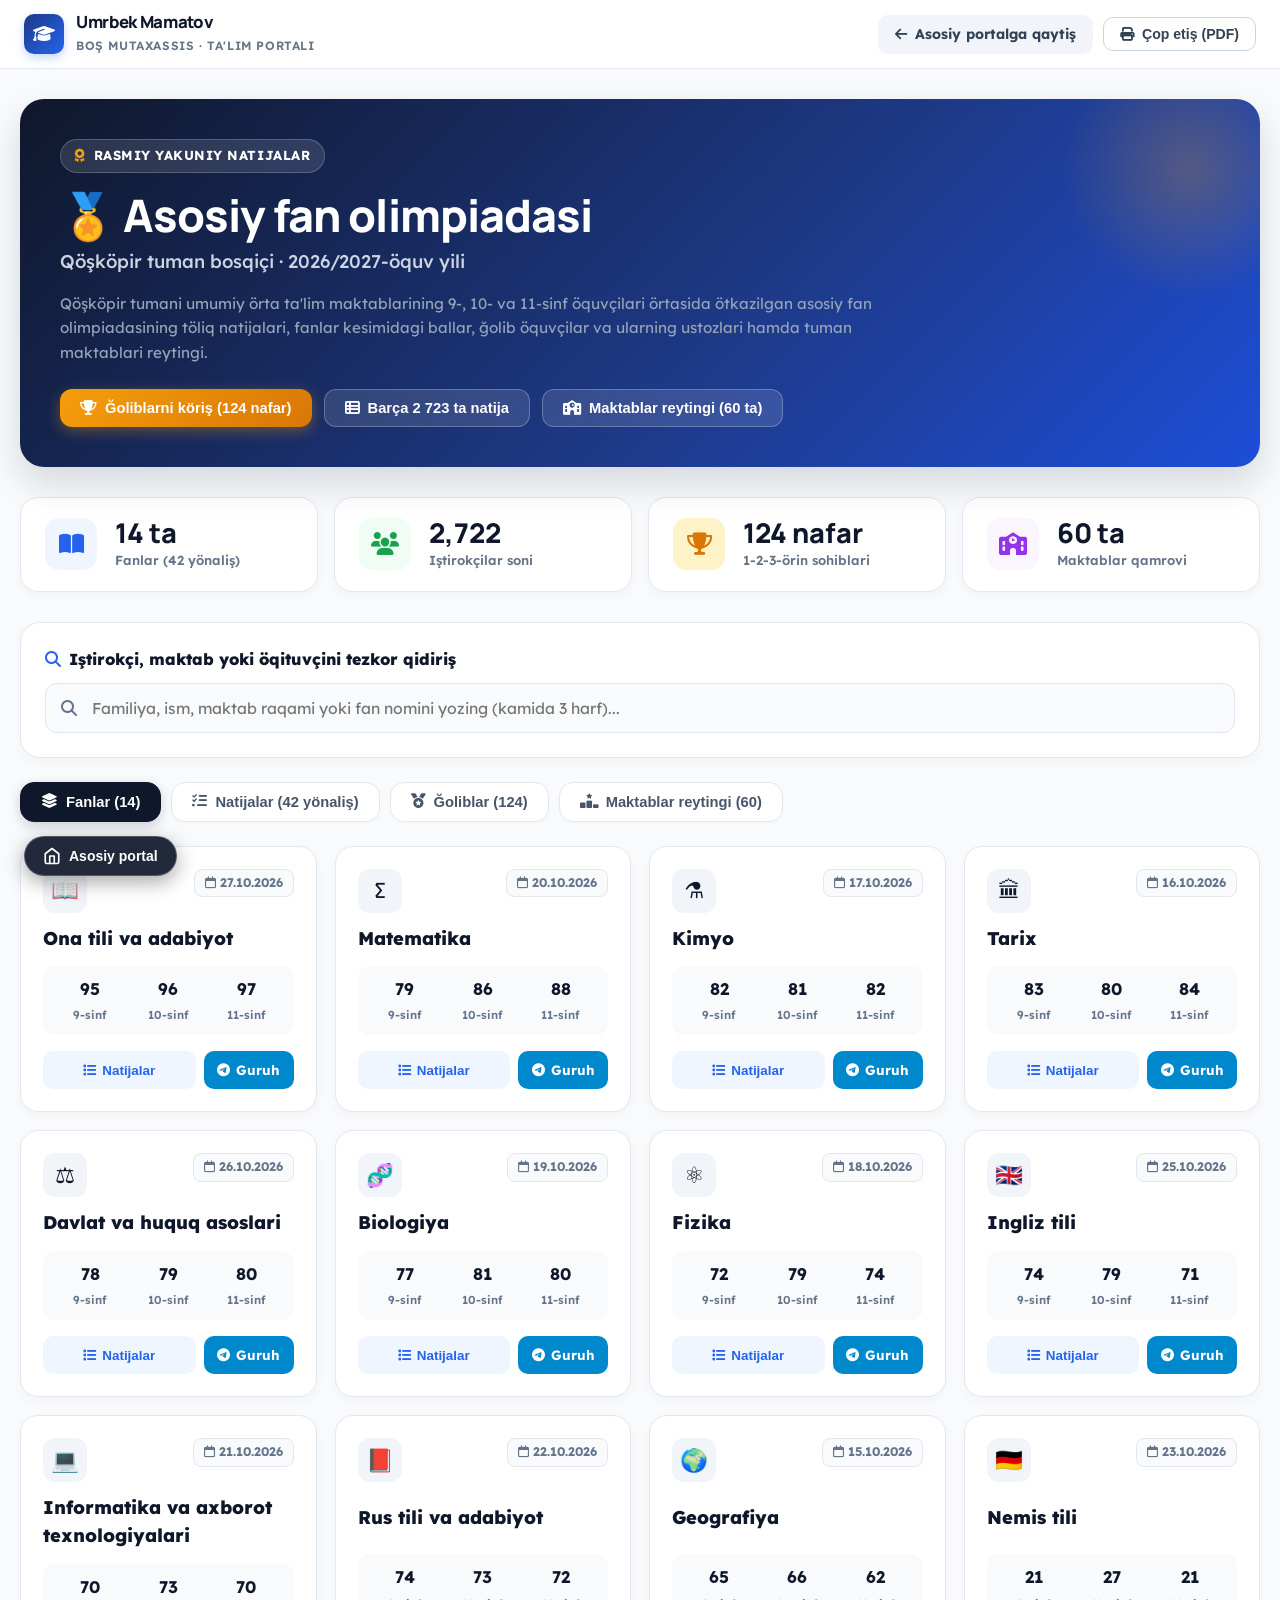
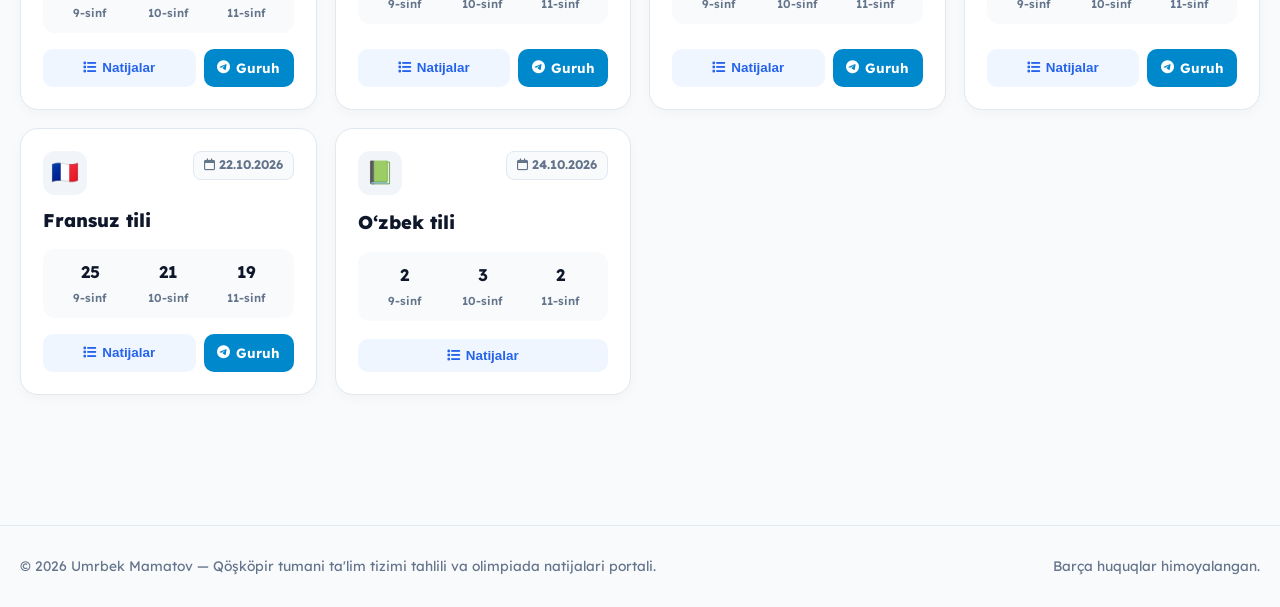
<file: tuman-natijalar.html>
<!DOCTYPE html>
<html lang="uz">
<head>
  <meta charset="UTF-8">
  <meta name="viewport" content="width=device-width, initial-scale=1.0">
  <title>Asosiy Fan Olimpiadasi Natijalari — Qöşköpir Tumani 2026/2027</title>
  <meta name="description" content="Qoʻshkoʻpir tumani umumiy oʻrta taʼlim maktablari oʻquvchilari oʻrtasidagi asosiy fan olimpiadasi tuman bosqichi toʻliq rasmiy natijalari, gʻoliblar va maktablar reytingi.">
  <link rel="icon" href="/favicon.ico">
  <link rel="preconnect" href="https://fonts.googleapis.com">
  <link rel="preconnect" href="https://fonts.gstatic.com" crossorigin>
  <link href="https://fonts.googleapis.com/css2?family=Lexend:wght@300;400;500;600;700;800;900&family=Manrope:wght@600;700;800;900&display=swap" rel="stylesheet">
  <link rel="stylesheet" href="https://cdnjs.cloudflare.com/ajax/libs/font-awesome/6.5.1/css/all.min.css">
  <script src="olimpiada_data.js"></script>

  <style>
    :root {
      --primary: #2563eb;
      --primary-dark: #1d4ed8;
      --primary-light: #eff6ff;
      --accent: #f59e0b;
      --text-main: #0f172a;
      --text-muted: #64748b;
      --bg-page: #f8fafc;
      --card-bg: #ffffff;
      --border-color: #e2e8f0;
      --font-main: 'Lexend', system-ui, -apple-system, sans-serif;
      --font-heading: 'Manrope', 'Lexend', sans-serif;
    }

    * { box-sizing: border-box; margin: 0; padding: 0; }
    body {
      font-family: var(--font-main);
      background-color: var(--bg-page);
      color: var(--text-main);
      line-height: 1.5;
      -webkit-font-smoothing: antialiased;
    }
    h1, h2, h3, h4, h5, h6 {
      font-family: var(--font-heading);
      letter-spacing: -0.02em;
    }

    /* TOP NAVBAR */
    .top-nav {
      position: sticky;
      top: 0;
      z-index: 100;
      background: rgba(255, 255, 255, 0.94);
      backdrop-filter: blur(12px);
      -webkit-backdrop-filter: blur(12px);
      border-bottom: 1px solid var(--border-color);
      padding: 12px 24px;
    }
    .nav-container {
      max-width: 1280px;
      margin: 0 auto;
      display: flex;
      justify-content: space-between;
      align-items: center;
      gap: 16px;
    }
    .brand-group {
      display: flex;
      align-items: center;
      gap: 12px;
      text-decoration: none;
      color: inherit;
    }
    .brand-logo {
      width: 40px;
      height: 40px;
      border-radius: 10px;
      background: linear-gradient(135deg, #1e3a8a, #2563eb);
      color: #fff;
      display: flex;
      align-items: center;
      justify-content: center;
      font-weight: 900;
      font-size: 1.1rem;
      box-shadow: 0 4px 10px rgba(37,99,235,0.25);
    }
    .brand-text h1 {
      font-size: 1.05rem;
      font-weight: 800;
      color: var(--text-main);
      line-height: 1.2;
    }
    .brand-text span {
      font-size: 0.75rem;
      color: var(--text-muted);
      text-transform: uppercase;
      letter-spacing: 0.05em;
      font-weight: 600;
    }
    .nav-actions {
      display: flex;
      align-items: center;
      gap: 10px;
    }
    .nav-btn {
      display: inline-flex;
      align-items: center;
      gap: 8px;
      padding: 8px 16px;
      border-radius: 10px;
      font-size: 0.88rem;
      font-weight: 700;
      text-decoration: none;
      transition: all 0.2s ease;
      cursor: pointer;
      border: 1px solid transparent;
    }
    .nav-btn-home {
      background: #f1f5f9;
      color: #334155;
    }
    .nav-btn-home:hover {
      background: #e2e8f0;
      color: #0f172a;
    }
    .nav-btn-print {
      background: #fff;
      border-color: #cbd5e1;
      color: #334155;
    }
    .nav-btn-print:hover {
      background: #f8fafc;
      border-color: #94a3b8;
    }
    .nav-btn-tg {
      background: linear-gradient(135deg, #0088cc, #00a2e8);
      color: #fff;
      box-shadow: 0 3px 10px rgba(0, 136, 204, 0.25);
    }
    .nav-btn-tg:hover {
      opacity: 0.92;
      transform: translateY(-1px);
    }

    /* MAIN CONTAINER */
    .page-container {
      max-width: 1280px;
      margin: 0 auto;
      padding: 30px 20px 80px;
    }

    /* HERO BANNER */
    .hero-card {
      background: linear-gradient(135deg, #0f172a 0%, #1e3a8a 60%, #1d4ed8 100%);
      border-radius: 24px;
      padding: 40px;
      color: #ffffff;
      position: relative;
      overflow: hidden;
      margin-bottom: 30px;
      box-shadow: 0 16px 36px rgba(15, 23, 42, 0.15);
    }
    .hero-card::before {
      content: '';
      position: absolute;
      top: -60px;
      right: -60px;
      width: 260px;
      height: 260px;
      border-radius: 50%;
      background: radial-gradient(circle, rgba(245, 158, 11, 0.25) 0%, rgba(245, 158, 11, 0) 70%);
      pointer-events: none;
    }
    .hero-kicker {
      display: inline-flex;
      align-items: center;
      gap: 8px;
      background: rgba(255, 255, 255, 0.12);
      border: 1px solid rgba(255, 255, 255, 0.2);
      padding: 6px 14px;
      border-radius: 9999px;
      font-size: 0.82rem;
      font-weight: 700;
      letter-spacing: 0.04em;
      margin-bottom: 16px;
      text-transform: uppercase;
    }
    .hero-title {
      font-size: clamp(2rem, 4vw, 2.8rem);
      font-weight: 900;
      line-height: 1.15;
      margin-bottom: 8px;
    }
    .hero-subtitle {
      font-size: 1.15rem;
      color: #cbd5e1;
      margin-bottom: 16px;
      font-weight: 500;
    }
    .hero-desc {
      font-size: 0.95rem;
      color: #94a3b8;
      max-width: 820px;
      line-height: 1.6;
      margin-bottom: 24px;
    }
    .hero-actions {
      display: flex;
      flex-wrap: wrap;
      gap: 12px;
    }
    .hero-btn {
      display: inline-flex;
      align-items: center;
      gap: 8px;
      padding: 10px 20px;
      border-radius: 12px;
      font-size: 0.92rem;
      font-weight: 700;
      text-decoration: none;
      cursor: pointer;
      transition: all 0.2s ease;
      border: none;
    }
    .hero-btn-accent {
      background: linear-gradient(135deg, #f59e0b, #d97706);
      color: #fff;
      box-shadow: 0 4px 14px rgba(245, 158, 11, 0.35);
    }
    .hero-btn-accent:hover {
      transform: translateY(-2px);
      box-shadow: 0 6px 18px rgba(245, 158, 11, 0.45);
    }
    .hero-btn-outline {
      background: rgba(255, 255, 255, 0.12);
      border: 1px solid rgba(255, 255, 255, 0.25);
      color: #fff;
    }
    .hero-btn-outline:hover {
      background: rgba(255, 255, 255, 0.2);
    }

    /* KPI STATS CARDS */
    .stats-grid {
      display: grid;
      grid-template-columns: repeat(auto-fit, minmax(220px, 1fr));
      gap: 16px;
      margin-bottom: 30px;
    }
    .stat-card {
      background: var(--card-bg);
      border: 1px solid var(--border-color);
      border-radius: 18px;
      padding: 20px 24px;
      display: flex;
      align-items: center;
      gap: 18px;
      box-shadow: 0 4px 12px rgba(15, 23, 42, 0.03);
      transition: all 0.2s ease;
    }
    .stat-card:hover {
      transform: translateY(-2px);
      box-shadow: 0 8px 20px rgba(15, 23, 42, 0.06);
      border-color: #cbd5e1;
    }
    .stat-icon {
      width: 52px;
      height: 52px;
      border-radius: 14px;
      display: flex;
      align-items: center;
      justify-content: center;
      font-size: 1.4rem;
      flex-shrink: 0;
    }
    .stat-info .stat-num {
      font-size: 1.7rem;
      font-weight: 900;
      line-height: 1.1;
      font-family: var(--font-heading);
      color: var(--text-main);
    }
    .stat-info .stat-label {
      font-size: 0.82rem;
      font-weight: 600;
      color: var(--text-muted);
      margin-top: 3px;
    }

    /* SEARCH SECTION */
    .search-card {
      background: var(--card-bg);
      border: 1px solid var(--border-color);
      border-radius: 20px;
      padding: 24px;
      margin-bottom: 24px;
      box-shadow: 0 4px 12px rgba(15, 23, 42, 0.03);
    }
    .search-header {
      font-size: 1rem;
      font-weight: 800;
      color: var(--text-main);
      margin-bottom: 12px;
      display: flex;
      align-items: center;
      gap: 8px;
    }
    .search-input-wrapper {
      position: relative;
    }
    .search-input {
      width: 100%;
      padding: 14px 44px 14px 46px;
      border-radius: 12px;
      border: 1.5px solid var(--border-color);
      font-size: 0.98rem;
      font-family: var(--font-main);
      color: var(--text-main);
      background: #f8fafc;
      transition: all 0.2s ease;
    }
    .search-input:focus {
      outline: none;
      background: #ffffff;
      border-color: var(--primary);
      box-shadow: 0 0 0 4px rgba(37, 99, 235, 0.12);
    }
    .search-icon {
      position: absolute;
      left: 16px;
      top: 50%;
      transform: translateY(-50%);
      color: var(--text-muted);
      font-size: 1rem;
      pointer-events: none;
    }
    .search-clear {
      position: absolute;
      right: 14px;
      top: 50%;
      transform: translateY(-50%);
      background: none;
      border: none;
      color: var(--text-muted);
      cursor: pointer;
      padding: 4px;
      font-size: 0.95rem;
      display: none;
    }
    .search-results-box {
      margin-top: 10px;
      border: 1px solid var(--border-color);
      border-radius: 12px;
      background: #fff;
      max-height: 380px;
      overflow-y: auto;
      display: none;
      box-shadow: 0 8px 24px rgba(0,0,0,0.08);
    }
    .sr-item {
      padding: 12px 16px;
      border-bottom: 1px solid #f1f5f9;
      display: flex;
      justify-content: space-between;
      align-items: center;
      cursor: pointer;
      transition: background 0.15s;
    }
    .sr-item:last-child { border-bottom: none; }
    .sr-item:hover { background: #f8fafc; }

    /* TAB NAVIGATION */
    .tab-nav {
      display: flex;
      flex-wrap: wrap;
      gap: 10px;
      margin-bottom: 24px;
    }
    .tab-btn {
      display: inline-flex;
      align-items: center;
      gap: 8px;
      padding: 11px 20px;
      border-radius: 14px;
      font-size: 0.92rem;
      font-weight: 700;
      color: #475569;
      background: #ffffff;
      border: 1px solid var(--border-color);
      cursor: pointer;
      transition: all 0.2s ease;
      box-shadow: 0 2px 5px rgba(0,0,0,0.02);
    }
    .tab-btn:hover {
      background: #f1f5f9;
      color: var(--text-main);
    }
    .tab-btn.active {
      background: #0f172a;
      color: #ffffff;
      border-color: #0f172a;
      box-shadow: 0 4px 12px rgba(15, 23, 42, 0.18);
    }

    /* TAB PANELS */
    .tab-panel {
      display: none;
    }
    .tab-panel.active {
      display: block;
      animation: fadeIn 0.2s ease;
    }
    @keyframes fadeIn {
      from { opacity: 0; transform: translateY(4px); }
      to { opacity: 1; transform: translateY(0); }
    }

    /* FANLAR GRID */
    .fanlar-grid {
      display: grid;
      grid-template-columns: repeat(auto-fill, minmax(290px, 1fr));
      gap: 18px;
    }
    .fan-card {
      background: var(--card-bg);
      border: 1px solid var(--border-color);
      border-radius: 18px;
      padding: 22px;
      box-shadow: 0 4px 12px rgba(15, 23, 42, 0.03);
      transition: all 0.2s ease;
      display: flex;
      flex-direction: column;
      justify-content: space-between;
    }
    .fan-card:hover {
      transform: translateY(-2px);
      box-shadow: 0 8px 24px rgba(15, 23, 42, 0.08);
      border-color: #cbd5e1;
    }
    .fc-header {
      display: flex;
      justify-content: space-between;
      align-items: flex-start;
      margin-bottom: 12px;
    }
    .fc-emoji {
      width: 44px;
      height: 44px;
      border-radius: 12px;
      background: #f1f5f9;
      display: flex;
      align-items: center;
      justify-content: center;
      font-size: 1.4rem;
    }
    .fc-date {
      font-size: 0.78rem;
      font-weight: 700;
      color: var(--text-muted);
      background: #f8fafc;
      border: 1px solid #e2e8f0;
      padding: 4px 10px;
      border-radius: 8px;
    }
    .fc-name {
      font-size: 1.15rem;
      font-weight: 800;
      color: var(--text-main);
      margin-bottom: 14px;
    }
    .fc-counts {
      display: grid;
      grid-template-columns: repeat(3, 1fr);
      gap: 8px;
      background: #f8fafc;
      padding: 10px 12px;
      border-radius: 12px;
      margin-bottom: 16px;
      text-align: center;
    }
    .fc-count-item b {
      display: block;
      font-size: 1.05rem;
      color: var(--text-main);
    }
    .fc-count-item small {
      font-size: 0.72rem;
      color: var(--text-muted);
      font-weight: 600;
    }
    .fc-actions {
      display: flex;
      gap: 8px;
    }
    .fc-btn {
      flex: 1;
      padding: 9px 12px;
      border-radius: 10px;
      font-size: 0.84rem;
      font-weight: 700;
      display: inline-flex;
      align-items: center;
      justify-content: center;
      gap: 6px;
      text-decoration: none;
      cursor: pointer;
      border: none;
      transition: all 0.15s ease;
    }
    .fc-btn-view {
      background: #eff6ff;
      color: var(--primary);
    }
    .fc-btn-view:hover {
      background: #dbeafe;
    }
    .fc-btn-tg {
      background: #0088cc;
      color: #fff;
      max-width: 90px;
    }
    .fc-btn-tg:hover {
      opacity: 0.9;
    }

    /* TABLES & FILTERS */
    .table-box {
      background: var(--card-bg);
      border: 1px solid var(--border-color);
      border-radius: 20px;
      padding: 24px;
      box-shadow: 0 4px 12px rgba(15, 23, 42, 0.03);
    }
    .filter-toolbar {
      display: flex;
      flex-wrap: wrap;
      justify-content: space-between;
      align-items: center;
      gap: 14px;
      margin-bottom: 20px;
    }
    .filter-group {
      display: flex;
      align-items: center;
      gap: 10px;
      flex-wrap: wrap;
    }
    .filter-select {
      padding: 9px 14px;
      border-radius: 10px;
      border: 1.5px solid var(--border-color);
      font-size: 0.9rem;
      font-weight: 600;
      font-family: var(--font-main);
      background: #ffffff;
      color: var(--text-main);
      cursor: pointer;
    }
    .filter-select:focus {
      outline: none;
      border-color: var(--primary);
    }
    .sinf-pills {
      display: inline-flex;
      background: #f1f5f9;
      padding: 4px;
      border-radius: 10px;
      gap: 4px;
    }
    .sinf-pill {
      border: none;
      background: transparent;
      padding: 6px 12px;
      border-radius: 8px;
      font-size: 0.84rem;
      font-weight: 700;
      color: #64748b;
      cursor: pointer;
      transition: all 0.15s;
    }
    .sinf-pill.active {
      background: #ffffff;
      color: var(--text-main);
      box-shadow: 0 2px 4px rgba(0,0,0,0.06);
    }

    .table-responsive {
      overflow-x: auto;
      border-radius: 14px;
      border: 1px solid #f1f5f9;
    }
    .data-table {
      width: 100%;
      border-collapse: collapse;
      font-size: 0.88rem;
      text-align: left;
    }
    .data-table thead th {
      background: #f8fafc;
      color: #475569;
      font-weight: 800;
      text-transform: uppercase;
      font-size: 0.74rem;
      letter-spacing: 0.05em;
      padding: 14px 16px;
      border-bottom: 2px solid var(--border-color);
      white-space: nowrap;
    }
    .data-table tbody td {
      padding: 13px 16px;
      border-bottom: 1px solid #f1f5f9;
      color: #1e293b;
      vertical-align: middle;
    }
    .data-table tbody tr:hover {
      background: #f8fafc;
    }

    /* MEDAL RANK BADGES (FIXED: NO OVERFLOW) */
    .ol-rank-badge {
      display: inline-flex;
      align-items: center;
      justify-content: center;
      gap: 5px;
      min-width: 44px;
      padding: 4px 10px;
      border-radius: 50px;
      font-weight: 800;
      font-size: 0.85rem;
      line-height: 1;
      white-space: nowrap;
    }
    .ol-rank-1 {
      background: linear-gradient(135deg, #fef3c7 0%, #fde68a 100%);
      color: #92400e;
      border: 1.5px solid #f59e0b;
      box-shadow: 0 2px 6px rgba(245, 158, 11, 0.25);
    }
    .ol-rank-2 {
      background: linear-gradient(135deg, #f1f5f9 0%, #e2e8f0 100%);
      color: #334155;
      border: 1.5px solid #94a3b8;
      box-shadow: 0 2px 6px rgba(148, 163, 184, 0.2);
    }
    .ol-rank-3 {
      background: linear-gradient(135deg, #ffedd5 0%, #fed7aa 100%);
      color: #9a3412;
      border: 1.5px solid #ea580c;
      box-shadow: 0 2px 6px rgba(234, 88, 12, 0.2);
    }
    .ol-rank-def {
      background: #f8fafc;
      color: #64748b;
      border: 1px solid #e2e8f0;
      min-width: 32px;
      padding: 3px 8px;
    }

    .ol-score-pill {
      display: inline-block;
      padding: 4px 10px;
      border-radius: 8px;
      background: #eff6ff;
      color: #1d4ed8;
      font-weight: 800;
      font-size: 0.88rem;
      white-space: nowrap;
    }

    /* PAGINATION */
    .pagination-bar {
      display: flex;
      justify-content: space-between;
      align-items: center;
      margin-top: 18px;
      flex-wrap: wrap;
      gap: 12px;
    }
    .page-btn {
      padding: 7px 14px;
      border-radius: 8px;
      border: 1px solid var(--border-color);
      background: #fff;
      font-size: 0.86rem;
      font-weight: 700;
      color: #334155;
      cursor: pointer;
      display: inline-flex;
      align-items: center;
      gap: 6px;
      transition: all 0.15s;
    }
    .page-btn:hover:not(:disabled) {
      background: #f1f5f9;
      border-color: #cbd5e1;
    }
    .page-btn:disabled {
      opacity: 0.4;
      cursor: not-allowed;
    }

    /* FOOTER */
    .page-footer {
      border-top: 1px solid var(--border-color);
      padding: 30px 20px;
      text-align: center;
      color: var(--text-muted);
      font-size: 0.86rem;
      margin-top: 50px;
    }

    /* PRINT STYLES */
    @media print {
      .top-nav, .search-card, .tab-nav, .pagination-bar, .hero-actions, .fc-actions, .nav-btn, .page-footer {
        display: none !important;
      }
      .page-container {
        padding: 0;
        max-width: 100%;
      }
      .hero-card {
        background: none !important;
        color: #000 !important;
        border: 2px solid #000 !important;
        padding: 15px !important;
        border-radius: 0 !important;
        box-shadow: none !important;
      }
      .hero-title, .hero-subtitle, .hero-kicker {
        color: #000 !important;
      }
      .tab-panel {
        display: block !important;
        page-break-after: always;
      }
      .table-box {
        border: none !important;
        padding: 0 !important;
        box-shadow: none !important;
      }
      .data-table thead th {
        background: #eee !important;
        color: #000 !important;
        border-bottom: 2px solid #000 !important;
      }
      .data-table tbody td {
        border-bottom: 1px solid #ccc !important;
      }
    }

    @media (max-width: 768px) {
      .hero-card { padding: 24px 20px; }
      .brand-text span { display: none; }
      .nav-btn span { display: none; }
      .nav-btn { padding: 8px 10px; }
      .fc-counts { grid-template-columns: 1fr; gap: 4px; }
    }
  </style>
</head>
<body>

  <!-- TOP NAVBAR -->
  <header class="top-nav">
    <div class="nav-container">
      <a href="index.html" class="brand-group">
        <div class="brand-logo"><i class="fa-solid fa-graduation-cap"></i></div>
        <div class="brand-text">
          <h1>Umrbek Mamatov</h1>
          <span>Boş Mutaxassis · Taʼlim Portali</span>
        </div>
      </a>
      <div class="nav-actions">
        <a href="index.html" class="nav-btn nav-btn-home">
          <i class="fa-solid fa-arrow-left"></i> <span>Asosiy portalga qaytiş</span>
        </a>
        <button type="button" onclick="window.print()" class="nav-btn nav-btn-print" title="Hujjatni çop etiş yoki PDF ga saqlaş">
          <i class="fa-solid fa-print"></i> <span>Çop etiş (PDF)</span>
        </button>
      </div>
    </div>
  </header>

  <main class="page-container">

    <!-- HERO CARD -->
    <div class="hero-card">
      <div class="hero-kicker"><i class="fa-solid fa-award" style="color:#f59e0b;"></i> Rasmiy yakuniy natijalar</div>
      <h2 class="hero-title">🏅 Asosiy fan olimpiadasi</h2>
      <div class="hero-subtitle">Qöşköpir tuman bosqiçi · 2026/2027-öquv yili</div>
      <p class="hero-desc">
        Qöşköpir tumani umumiy örta taʼlim maktablarining 9-, 10- va 11-sinf öquvçilari örtasida ötkazilgan asosiy fan olimpiadasining töliq natijalari, fanlar kesimidagi ballar, ğolib öquvçilar va ularning ustozlari hamda tuman maktablari reytingi.
      </p>
      <div class="hero-actions">
        <button type="button" class="hero-btn hero-btn-accent" onclick="olSwitchTab('goliblar')">
          <i class="fa-solid fa-trophy"></i> Ğoliblarni köriş (124 nafar)
        </button>
        <button type="button" class="hero-btn hero-btn-outline" onclick="olSwitchTab('natijalar')">
          <i class="fa-solid fa-table-list"></i> Barça 2 723 ta natija
        </button>
        <button type="button" class="hero-btn hero-btn-outline" onclick="olSwitchTab('maktablar')">
          <i class="fa-solid fa-school"></i> Maktablar reytingi (60 ta)
        </button>
      </div>
    </div>

    <!-- STATS CARDS -->
    <div class="stats-grid">
      <div class="stat-card">
        <div class="stat-icon" style="background:#eff6ff;color:#2563eb;">
          <i class="fa-solid fa-book-open"></i>
        </div>
        <div class="stat-info">
          <div class="stat-num" id="olStatSubjects">14 ta</div>
          <div class="stat-label">Fanlar (42 yönaliş)</div>
        </div>
      </div>

      <div class="stat-card">
        <div class="stat-icon" style="background:#f0fdf4;color:#16a34a;">
          <i class="fa-solid fa-users"></i>
        </div>
        <div class="stat-info">
          <div class="stat-num" id="olStatParticipants">2 723</div>
          <div class="stat-label">Iştirokçilar soni</div>
        </div>
      </div>

      <div class="stat-card">
        <div class="stat-icon" style="background:#fef3c7;color:#d97706;">
          <i class="fa-solid fa-trophy"></i>
        </div>
        <div class="stat-info">
          <div class="stat-num" id="olStatWinners">124 nafar</div>
          <div class="stat-label">1-2-3-örin sohiblari</div>
        </div>
      </div>

      <div class="stat-card">
        <div class="stat-icon" style="background:#faf5ff;color:#9333ea;">
          <i class="fa-solid fa-school"></i>
        </div>
        <div class="stat-info">
          <div class="stat-num" id="olStatSchools">60 ta</div>
          <div class="stat-label">Maktablar qamrovi</div>
        </div>
      </div>
    </div>

    <!-- SEARCH BAR -->
    <div class="search-card">
      <div class="search-header">
        <i class="fa-solid fa-magnifying-glass" style="color:var(--primary);"></i>
        <span>Iştirokçi, maktab yoki öqituvçini tezkor qidiriş</span>
      </div>
      <div class="search-input-wrapper">
        <i class="fa-solid fa-search search-icon"></i>
        <input type="text" id="olSearchInput" class="search-input" placeholder="Familiya, ism, maktab raqami yoki fan nomini yozing (kamida 3 harf)..." oninput="olHandleSearch(this.value)">
        <button type="button" id="olSearchClear" class="search-clear" onclick="olClearSearch()" title="Tozalaş"><i class="fa-solid fa-xmark"></i></button>
      </div>
      <div id="olSearchResults" class="search-results-box"></div>
    </div>

    <!-- TABS NAVIGATION -->
    <div class="tab-nav">
      <button type="button" class="tab-btn active" id="olTabBtn_fanlar" onclick="olSwitchTab('fanlar')">
        <i class="fa-solid fa-layer-group"></i> <span>Fanlar (14)</span>
      </button>
      <button type="button" class="tab-btn" id="olTabBtn_natijalar" onclick="olSwitchTab('natijalar')">
        <i class="fa-solid fa-list-check"></i> <span>Natijalar (42 yönaliş)</span>
      </button>
      <button type="button" class="tab-btn" id="olTabBtn_goliblar" onclick="olSwitchTab('goliblar')">
        <i class="fa-solid fa-medal"></i> <span>Ğoliblar (124)</span>
      </button>
      <button type="button" class="tab-btn" id="olTabBtn_maktablar" onclick="olSwitchTab('maktablar')">
        <i class="fa-solid fa-ranking-star"></i> <span>Maktablar reytingi (60)</span>
      </button>
    </div>

    <!-- TAB 1: FANLAR -->
    <div class="tab-panel active" id="olTab_fanlar">
      <div class="fanlar-grid" id="olFanlarGrid"></div>
    </div>

    <!-- TAB 2: NATIJALAR -->
    <div class="tab-panel" id="olTab_natijalar">
      <div class="table-box">
        <div class="filter-toolbar">
          <div class="filter-group">
            <select id="olFilterFan" class="filter-select" onchange="olApplyFilters(true)">
              <option value="">Barça fanlar</option>
            </select>
            <div class="sinf-pills" id="olSinfPills">
              <button type="button" class="sinf-pill active" onclick="olSetSinf(0, this)">Barçasi</button>
              <button type="button" class="sinf-pill" onclick="olSetSinf(9, this)">9-sinf</button>
              <button type="button" class="sinf-pill" onclick="olSetSinf(10, this)">10-sinf</button>
              <button type="button" class="sinf-pill" onclick="olSetSinf(11, this)">11-sinf</button>
            </div>
          </div>
          <div style="font-size:0.88rem;color:#64748b;font-weight:700;" id="olTableSummary">Yuklanmoqda...</div>
        </div>

        <div class="table-responsive">
          <table class="data-table">
            <thead>
              <tr>
                <th style="width:75px">Örin</th>
                <th>F.I.Ş. (Iştirokçi)</th>
                <th>Taʼlim muassasasi</th>
                <th>Fan & Sinf</th>
                <th style="text-align:center" title="1-10 savollar bali">1-10</th>
                <th style="text-align:center" title="11-20 savollar bali">11-20</th>
                <th style="text-align:center" title="21-30 savollar bali">21-30</th>
                <th style="text-align:center">Jami ball</th>
                <th>Öqituvçi</th>
              </tr>
            </thead>
            <tbody id="olTableBody">
              <!-- JS orqali to'ldiriladi -->
            </tbody>
          </table>
        </div>

        <div class="pagination-bar">
          <button type="button" class="page-btn" id="olPrevBtn" onclick="olChangePage(-1)"><i class="fa-solid fa-chevron-left"></i> Oldingi</button>
          <span style="font-size:0.86rem;font-weight:700;color:#64748b;" id="olPageInfo">Sahifa 1</span>
          <button type="button" class="page-btn" id="olNextBtn" onclick="olChangePage(1)">Keyingi <i class="fa-solid fa-chevron-right"></i></button>
        </div>
      </div>
    </div>

    <!-- TAB 3: G'OLIBLAR -->
    <div class="tab-panel" id="olTab_goliblar">
      <div class="table-box">
        <div class="filter-toolbar">
          <div class="filter-group">
            <select id="olFilterGolibFan" class="filter-select" onchange="olRenderGoliblar()">
              <option value="">Barça fanlar</option>
            </select>
          </div>
          <div style="font-size:0.88rem;color:#64748b;font-weight:700;" id="olGolibSummary">124 nafar sovrindor</div>
        </div>

        <div class="table-responsive">
          <table class="data-table">
            <thead>
              <tr>
                <th style="width:110px">Örin</th>
                <th>Ğolib öquvçi</th>
                <th>Taʼlim muassasasi</th>
                <th>Fan & Sinf</th>
                <th style="text-align:center" title="1-10 savollar bali">1-10</th>
                <th style="text-align:center" title="11-20 savollar bali">11-20</th>
                <th style="text-align:center" title="21-30 savollar bali">21-30</th>
                <th style="text-align:center">Jami ball</th>
                <th>Ustoz (Öqituvçi)</th>
              </tr>
            </thead>
            <tbody id="olGolibTableBody">
              <!-- JS orqali to'ldiriladi -->
            </tbody>
          </table>
        </div>
      </div>
    </div>

    <!-- TAB 4: MAKTABLAR REYTINGI -->
    <div class="tab-panel" id="olTab_maktablar">
      <div class="table-box">
        <div class="filter-toolbar">
          <h3 style="font-size:1.15rem;font-weight:800;color:var(--text-main);">Qöşköpir tumani maktablari umumiy reytingi</h3>
          <span style="font-size:0.86rem;color:#64748b;font-weight:700;">60 ta taʼlim muassasasi</span>
        </div>

        <div class="table-responsive">
          <table class="data-table">
            <thead>
              <tr>
                <th style="width:70px;text-align:center;">#</th>
                <th>Taʼlim muassasasi</th>
                <th style="text-align:center;">Iştirokçilar</th>
                <th style="text-align:center;">1-örin</th>
                <th style="text-align:center;">2-örin</th>
                <th style="text-align:center;">3-örin</th>
                <th style="text-align:center;">Jami ğoliblar</th>
              </tr>
            </thead>
            <tbody id="olMaktabTableBody">
              <!-- JS orqali to'ldiriladi -->
            </tbody>
          </table>
        </div>
      </div>
    </div>

  </main>

  <footer class="page-footer">
    <div style="max-width:1280px;margin:0 auto;display:flex;justify-content:space-between;align-items:center;flex-wrap:wrap;gap:12px;">
      <div>&copy; 2026 Umrbek Mamatov — Qöşköpir tumani taʼlim tizimi tahlili va olimpiada natijalari portali.</div>
      <div>Barça huquqlar himoyalangan.</div>
    </div>
  </footer>

  <!-- SCRIPT -->
  <script>
  (function(){
    var rawData = window.OLIMPIADA_DATA || { sozlama: {}, fanlar: [], maktablar: [], goliblar: [], natijalar: [] };
    var currentSinf = 0;
    var currentPage = 1;
    var pageSize = 25;
    var filteredNatijalar = [];

    function initOlimpiada() {
      if ((!window.OLIMPIADA_DATA || !window.OLIMPIADA_DATA.natijalar) && typeof fetch !== 'undefined') {
        fetch('olimpiada_data.json').then(function(r){ return r.json(); }).then(function(d){
          window.OLIMPIADA_DATA = d;
          rawData = d;
          setupUI();
        }).catch(function(){ setupUI(); });
      } else {
        rawData = window.OLIMPIADA_DATA;
        setupUI();
      }
    }

    function setupUI() {
      if (!rawData) return;

      var stP = document.getElementById('olStatParticipants');
      if (stP && rawData.natijalar) stP.textContent = rawData.natijalar.length.toLocaleString('uz-UZ');

      var stW = document.getElementById('olStatWinners');
      if (stW) {
        var wCount = (rawData.goliblar && rawData.goliblar.length) || 124;
        stW.textContent = wCount + ' nafar';
      }

      var selFan = document.getElementById('olFilterFan');
      var selGolibFan = document.getElementById('olFilterGolibFan');
      if (selFan && rawData.fanlar) {
        selFan.innerHTML = '<option value="">Barcha fanlar</option>';
        if (selGolibFan) selGolibFan.innerHTML = '<option value="">Barcha fanlar</option>';

        rawData.fanlar.forEach(function(f){
          var opt = document.createElement('option');
          opt.value = f.name;
          opt.textContent = (f.emoji || '📚') + ' ' + f.name;
          selFan.appendChild(opt);

          if (selGolibFan) {
            var opt2 = opt.cloneNode(true);
            selGolibFan.appendChild(opt2);
          }
        });
      }

      renderFanlarGrid();
      olApplyFilters(true);
      renderGoliblar();
      renderMaktablar();
    }

    function renderFanlarGrid() {
      var grid = document.getElementById('olFanlarGrid');
      if (!grid || !rawData.fanlar) return;
      var html = '';
      rawData.fanlar.forEach(function(f){
        html += '<div class="fan-card">';
        html += '  <div class="fc-header">';
        html += '    <div class="fc-emoji">' + (f.emoji || '📚') + '</div>';
        html += '    <span class="fc-date"><i class="fa-regular fa-calendar"></i> ' + (f.date || '2026') + '</span>';
        html += '  </div>';
        html += '  <div class="fc-name">' + f.name + '</div>';
        html += '  <div class="fc-counts">';
        html += '    <div class="fc-count-item"><b>' + (f.c9 || 0) + '</b><small>9-sinf</small></div>';
        html += '    <div class="fc-count-item"><b>' + (f.c10 || 0) + '</b><small>10-sinf</small></div>';
        html += '    <div class="fc-count-item"><b>' + (f.c11 || 0) + '</b><small>11-sinf</small></div>';
        html += '  </div>';
        html += '  <div class="fc-actions">';
        html += '    <button type="button" class="fc-btn fc-btn-view" onclick="olFilterByFan(\'' + f.name.replace(/'/g, "\\'") + '\')"><i class="fa-solid fa-list"></i> Natijalar</button>';
        if (f.tg9 || f.tg10 || f.tg11) {
          var tgLink = f.tg9 || f.tg10 || f.tg11;
          html += '    <a href="' + tgLink + '" target="_blank" rel="noopener" class="fc-btn fc-btn-tg"><i class="fa-brands fa-telegram"></i> Guruh</a>';
        }
        html += '  </div>';
        html += '</div>';
      });
      grid.innerHTML = html;
    }

    window.olSwitchTab = function(tabName) {
      document.querySelectorAll('.tab-btn').forEach(function(b){ b.classList.remove('active'); });
      document.querySelectorAll('.tab-panel').forEach(function(p){ p.classList.remove('active'); });
      var btn = document.getElementById('olTabBtn_' + tabName);
      var panel = document.getElementById('olTab_' + tabName);
      if (btn) btn.classList.add('active');
      if (panel) panel.classList.add('active');

      if (tabName === 'natijalar') renderTable();
      else if (tabName === 'goliblar') renderGoliblar();
      else if (tabName === 'maktablar') renderMaktablar();
      else if (tabName === 'fanlar') renderFanlarGrid();
    };

    window.olSetSinf = function(sinf, btn) {
      currentSinf = sinf;
      document.querySelectorAll('#olSinfPills .sinf-pill').forEach(function(b){ b.classList.remove('active'); });
      if (btn) btn.classList.add('active');
      olApplyFilters(true);
    };

    window.olFilterByFan = function(fanName) {
      var sel = document.getElementById('olFilterFan');
      if (sel) sel.value = fanName;
      olSwitchTab('natijalar');
      olApplyFilters(true);
    };

    window.olApplyFilters = function(resetPage) {
      if (resetPage) currentPage = 1;
      var selFan = document.getElementById('olFilterFan');
      var fanVal = selFan ? selFan.value : '';

      filteredNatijalar = (rawData.natijalar || []).filter(function(r){
        var matchFan = !fanVal || r.f === fanVal;
        var matchSinf = !currentSinf || r.s === currentSinf;
        return matchFan && matchSinf;
      });

      renderTable();
    };

    function renderTable() {
      var tb = document.getElementById('olTableBody');
      var info = document.getElementById('olPageInfo');
      var sum = document.getElementById('olTableSummary');
      var prev = document.getElementById('olPrevBtn');
      var next = document.getElementById('olNextBtn');
      if (!tb) return;

      var total = filteredNatijalar.length;
      var totalPages = Math.ceil(total / pageSize) || 1;
      if (currentPage > totalPages) currentPage = totalPages;
      if (currentPage < 1) currentPage = 1;

      var start = (currentPage - 1) * pageSize;
      var end = start + pageSize;
      var pageItems = filteredNatijalar.slice(start, end);

      var html = '';
      pageItems.forEach(function(r){
        var badgeCls = 'ol-rank-def';
        var badgeText = r.p || '-';
        if (r.p === 1) { badgeCls = 'ol-rank-1'; badgeText = '🥇 1'; }
        else if (r.p === 2) { badgeCls = 'ol-rank-2'; badgeText = '🥈 2'; }
        else if (r.p === 3) { badgeCls = 'ol-rank-3'; badgeText = '🥉 3'; }

        html += '<tr>';
        html += '  <td><span class="ol-rank-badge ' + badgeCls + '">' + badgeText + '</span></td>';
        html += '  <td><b>' + (r.n || '-') + '</b></td>';
        html += '  <td><span style="color:#475569">' + (r.m || '-') + '</span></td>';
        html += '  <td><span style="font-weight:700">' + (r.f || '-') + '</span> <small style="color:#64748b">(' + (r.s || '-') + '-sinf)</small></td>';
        html += '  <td style="text-align:center;">' + (r.b1 || '-') + '</td>';
        html += '  <td style="text-align:center;">' + (r.b2 || '-') + '</td>';
        html += '  <td style="text-align:center;">' + (r.b3 || '-') + '</td>';
        html += '  <td style="text-align:center;"><span class="ol-score-pill">' + (r.b != null ? String(r.b).replace('.', ',') : '-') + '</span></td>';
        html += '  <td><small style="color:#475569">' + (r.t || '-') + '</small></td>';
        html += '</tr>';
      });

      tb.innerHTML = html || '<tr><td colspan="9" style="text-align:center;padding:30px;color:#94a3b8">Hech qanday maʼlumot topilmadi</td></tr>';
      if (sum) sum.textContent = 'Jami natijalar: ' + total + ' ta';
      if (info) info.textContent = 'Sahifa ' + currentPage + ' / ' + totalPages + ' (jami ' + total + ')';
      if (prev) prev.disabled = currentPage <= 1;
      if (next) next.disabled = currentPage >= totalPages;
    }

    window.olChangePage = function(delta) {
      currentPage += delta;
      renderTable();
    };

    function renderGoliblar() {
      var sel = document.getElementById('olFilterGolibFan');
      var fanVal = sel ? sel.value : '';
      var tb = document.getElementById('olGolibTableBody');
      var sum = document.getElementById('olGolibSummary');
      if (!tb) return;

      var list = (rawData.goliblar && rawData.goliblar.length) 
                 ? rawData.goliblar 
                 : (rawData.natijalar || []).filter(function(r){ return r.p >= 1 && r.p <= 3; });

      if (fanVal) {
        list = list.filter(function(r){ return r.f === fanVal; });
      }

      var html = '';
      list.forEach(function(r){
        var badgeCls = 'ol-rank-1', badgeText = '🥇 1-oʻrin';
        if (r.p === 2) { badgeCls = 'ol-rank-2'; badgeText = '🥈 2-oʻrin'; }
        else if (r.p === 3) { badgeCls = 'ol-rank-3'; badgeText = '🥉 3-oʻrin'; }

        html += '<tr>';
        html += '  <td><span class="ol-rank-badge ' + badgeCls + '">' + badgeText + '</span></td>';
        html += '  <td><b>' + (r.n || '-') + '</b></td>';
        html += '  <td><span style="color:#475569">' + (r.m || '-') + '</span></td>';
        html += '  <td><b>' + (r.f || '-') + '</b> · ' + (r.s || '-') + '-sinf</td>';
        html += '  <td style="text-align:center;">' + (r.b1 || '-') + '</td>';
        html += '  <td style="text-align:center;">' + (r.b2 || '-') + '</td>';
        html += '  <td style="text-align:center;">' + (r.b3 || '-') + '</td>';
        html += '  <td style="text-align:center;"><span class="ol-score-pill" style="font-weight:800;">' + (r.b != null ? String(r.b).replace('.', ',') : '-') + '</span></td>';
        html += '  <td><small style="color:#475569;">' + (r.t || '-') + '</small></td>';
        html += '</tr>';
      });

      tb.innerHTML = html || '<tr><td colspan="9" style="text-align:center;padding:30px;color:#94a3b8">Gʻoliblar topilmadi</td></tr>';
      if (sum) sum.textContent = list.length + ' nafar ğolib';
    }
    window.olRenderGoliblar = renderGoliblar;

    function renderMaktablar() {
      var tb = document.getElementById('olMaktabTableBody');
      if (!tb) return;

      var list = rawData.maktablar || [];
      if (!list || list.length === 0) {
        tb.innerHTML = '<tr><td colspan="7" style="text-align:center;padding:30px;color:#94a3b8">Maʼlumot topilmadi</td></tr>';
        return;
      }

      var html = '';
      list.forEach(function(item, idx){
        var rankBadge = (idx + 1);
        if (idx === 0) rankBadge = '<span class="ol-rank-badge ol-rank-1">🥇 1</span>';
        else if (idx === 1) rankBadge = '<span class="ol-rank-badge ol-rank-2">🥈 2</span>';
        else if (idx === 2) rankBadge = '<span class="ol-rank-badge ol-rank-3">🥉 3</span>';

        html += '<tr>';
        html += '  <td style="text-align:center;font-weight:800;color:#64748b;">' + rankBadge + '</td>';
        html += '  <td><b>' + (item.short || item.full) + '</b>' + (item.full && item.full !== item.short ? '<small style="display:block;color:#64748b;font-size:0.8rem;">' + item.full + '</small>' : '') + '</td>';
        html += '  <td style="text-align:center;font-weight:700;">' + (item.participants || 0) + '</td>';
        html += '  <td style="text-align:center;"><span style="color:#b45309;font-weight:800;">' + (item.w1 ? item.w1 + ' ta' : '-') + '</span></td>';
        html += '  <td style="text-align:center;"><span style="color:#475569;font-weight:800;">' + (item.w2 ? item.w2 + ' ta' : '-') + '</span></td>';
        html += '  <td style="text-align:center;"><span style="color:#c2410c;font-weight:800;">' + (item.w3 ? item.w3 + ' ta' : '-') + '</span></td>';
        html += '  <td style="text-align:center;"><span class="ol-score-pill" style="background:#fef3c7;color:#b45309;font-weight:800;">' + (item.totalW ? item.totalW + ' ta' : '0') + '</span></td>';
        html += '</tr>';
      });

      tb.innerHTML = html;
    }
    window.olRenderMaktablar = renderMaktablar;

    window.olHandleSearch = function(val) {
      var q = (val || '').toLowerCase().trim();
      var box = document.getElementById('olSearchResults');
      var clear = document.getElementById('olSearchClear');
      if (!box || !clear) return;

      clear.style.display = q.length > 0 ? 'block' : 'none';

      if (q.length < 3) {
        box.style.display = 'none';
        return;
      }

      var matches = (rawData.natijalar || []).filter(function(r){
        return (r.n && r.n.toLowerCase().indexOf(q) > -1) ||
               (r.m && r.m.toLowerCase().indexOf(q) > -1) ||
               (r.t && r.t.toLowerCase().indexOf(q) > -1);
      }).slice(0, 15);

      if (matches.length === 0) {
        box.innerHTML = '<div style="padding:14px;color:#94a3b8;text-align:center;">Hech narsa topilmadi</div>';
        box.style.display = 'block';
        return;
      }

      var html = '';
      matches.forEach(function(r){
        var rankBadge = '';
        if (r.p === 1) rankBadge = '🥇 1-oʻrin';
        else if (r.p === 2) rankBadge = '🥈 2-oʻrin';
        else if (r.p === 3) rankBadge = '🥉 3-oʻrin';
        else if (r.p) rankBadge = r.p + '-oʻrin';

        html += '<div class="sr-item" onclick="olFilterByFan(\'' + (r.f || '').replace(/'/g, "\\'") + '\')">';
        html += '  <div>';
        html += '    <b style="color:#0f172a;font-size:0.96rem;">' + r.n + '</b>';
        html += '    <div style="font-size:0.82rem;color:#64748b;">' + r.m + ' · ' + r.f + ' (' + r.s + '-sinf)</div>';
        html += '  </div>';
        html += '  <div style="text-align:right">';
        html += '    <span class="ol-score-pill">' + (r.b != null ? String(r.b).replace('.', ',') : '-') + ' ball</span>';
        if (rankBadge) html += '    <div style="font-size:0.75rem;color:#b45309;font-weight:700;">' + rankBadge + '</div>';
        html += '  </div>';
        html += '</div>';
      });

      box.innerHTML = html;
      box.style.display = 'block';
    };

    window.olClearSearch = function() {
      var inp = document.getElementById('olSearchInput');
      if (inp) { inp.value = ''; olHandleSearch(''); }
    };

    if (document.readyState === 'loading') {
      document.addEventListener('DOMContentLoaded', initOlimpiada);
    } else {
      initOlimpiada();
    }
  })();
  </script>

<!-- Asosiy portal (umamatov.uz) ga qaytish tugmasi -->
<style>
#um-portal-back {
  position: fixed;
  bottom: 24px;
  left: 24px;
  z-index: 2147482000;
  display: inline-flex;
  align-items: center;
  gap: 8px;
  padding: 10px 18px;
  border-radius: 30px;
  background: rgba(15, 23, 42, 0.92);
  backdrop-filter: blur(10px);
  color: #ffffff !important;
  font: 700 14px -apple-system, BlinkMacSystemFont, "Segoe UI", Roboto, sans-serif;
  text-decoration: none !important;
  border: 1px solid rgba(255, 255, 255, 0.22);
  box-shadow: 0 6px 20px rgba(0, 0, 0, 0.35);
  cursor: pointer;
  transition: all 0.25s ease;
}
#um-portal-back:hover {
  background: #1d4ed8;
  transform: translateY(-2px);
  box-shadow: 0 10px 25px rgba(29, 78, 216, 0.45);
  color: #fff !important;
}
#um-portal-back svg {
  width: 18px;
  height: 18px;
  fill: none;
  stroke: currentColor;
  stroke-width: 2.2;
  stroke-linecap: round;
  stroke-linejoin: round;
}
@media (max-width: 768px) {
  #um-portal-back {
    bottom: 18px;
    left: 16px;
    padding: 9px 14px;
    font-size: 13px;
    border-radius: 24px;
    box-shadow: 0 4px 16px rgba(0, 0, 0, 0.4);
  }
}
</style>
<a id="um-portal-back" href="https://umamatov.uz/" title="Asosiy portal (umamatov.uz) ga qaytish" onclick="umReturnToPortal(event)">
  <svg viewBox="0 0 24 24"><path d="M3 9l9-7 9 7v11a2 2 0 0 1-2 2H5a2 2 0 0 1-2-2z"></path><polyline points="9 22 9 12 15 12 15 22"></polyline></svg>
  <span>Asosiy portal</span>
</a>
<script>
function umReturnToPortal(e) {
  if (e) e.preventDefault();
  
  // 1. Agar oldingi vkladka (bosh sahifa) ochiq bo'lsa:
  if (window.opener && !window.opener.closed) {
    try {
      window.opener.focus();
      window.close(); // Ushbu vkladkani o'chirib/yopib yuboramiz!
      
      // Agar brauzer yopilishini kechiktirsa yoki bloklasa:
      setTimeout(function() {
        if (!window.closed) {
          window.location.href = 'https://umamatov.uz/';
        }
      }, 200);
      return;
    } catch(err) {
      try {
        window.close();
        return;
      } catch(e2) {}
    }
  }
  
  // 2. Agar oldingi vkladka yopilgan bo'lsa yoki to'g'ridan-to'g'ri ochilgan bo'lsa:
  // Shu vkladkaning o'zida bosh sahifani ochamiz:
  window.location.href = 'https://umamatov.uz/';
}
</script>

</body>
</html>
</file>
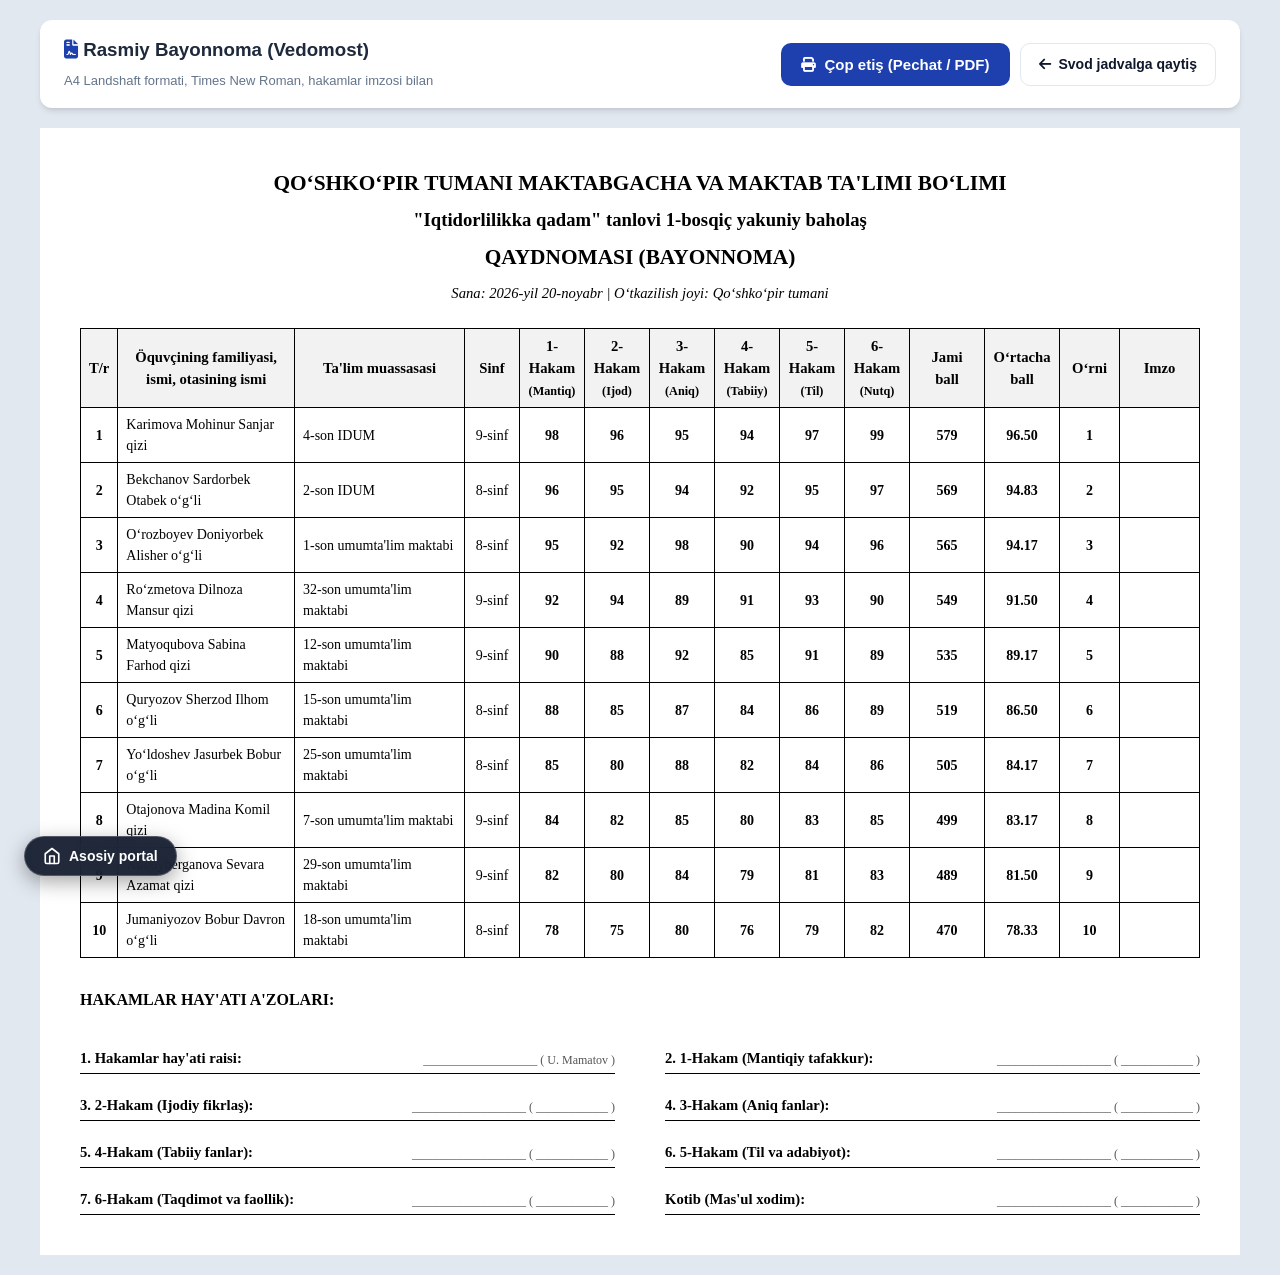
<file: iqtidorlilikka-qadam/bayonnoma.html>
<!DOCTYPE html>
<html lang="uz">
<head>
  <meta charset="UTF-8">
  <meta name="viewport" content="width=device-width, initial-scale=1.0">
  <title>Rasmiy Baholaş Qaydnomasi (Bayonnoma) - "Iqtidorlilikka qadam"</title>
  <link rel="stylesheet" href="style.css">
  <link rel="stylesheet" href="https://cdnjs.cloudflare.com/ajax/libs/font-awesome/6.5.1/css/all.min.css">
  <style>
    /* Faqat çop etiş uçun maxsus sozlamalar */
    .print-toolbar {
      max-width: 1200px;
      margin: 20px auto;
      display: flex;
      justify-content: space-between;
      align-items: center;
      background: white;
      padding: 16px 24px;
      border-radius: 12px;
      box-shadow: var(--card-shadow);
    }
  </style>
</head>
<body style="background: #e2e8f0;">

  <!-- Pechat paneli (chop etishda ko'rinmaydi) -->
  <div class="print-toolbar no-print">
    <div>
      <h3 style="margin-bottom: 4px;"><i class="fa-solid fa-file-contract" style="color: var(--primary);"></i> Rasmiy Bayonnoma (Vedomost)</h3>
      <span style="font-size: 13px; color: #64748b;">A4 Landshaft formati, Times New Roman, hakamlar imzosi bilan</span>
    </div>
    <div style="display: flex; gap: 10px;">
      <button onclick="window.print()" class="btn btn-primary" style="padding: 10px 20px; font-size: 15px;">
        <i class="fa-solid fa-print"></i> Çop etiş (Pechat / PDF)
      </button>
      <a href="index.html" class="btn btn-outline">
        <i class="fa-solid fa-arrow-left"></i> Svod jadvalga qaytiş
      </a>
    </div>
  </div>

  <!-- Rasmiy A4 Hujjat (Pechatga to'liq tayyor) -->
  <div class="official-document">
    <div class="doc-header">
      <h2>Qo‘shko‘pir tumani Maktabgacha va maktab ta'limi bo‘limi</h2>
      <h3>"Iqtidorlilikka qadam" tanlovi 1-bosqiç yakuniy baholaş</h3>
      <h2>QAYDNOMASI (BAYONNOMA)</h2>
      <p id="docDate" style="margin-top: 8px;">Sana: 2026-yil 20-noyabr | O‘tkazilish joyi: Qo‘shko‘pir tumani</p>
    </div>

    <table class="official-table">
      <thead>
        <tr>
          <th style="width: 35px;">T/r</th>
          <th>Öquvçining familiyasi, ismi, otasining ismi</th>
          <th style="width: 170px;">Ta'lim muassasasi</th>
          <th style="width: 55px;">Sinf</th>
          <th style="width: 65px;">1-Hakam<br><small>(Mantiq)</small></th>
          <th style="width: 65px;">2-Hakam<br><small>(Ijod)</small></th>
          <th style="width: 65px;">3-Hakam<br><small>(Aniq)</small></th>
          <th style="width: 65px;">4-Hakam<br><small>(Tabiiy)</small></th>
          <th style="width: 65px;">5-Hakam<br><small>(Til)</small></th>
          <th style="width: 65px;">6-Hakam<br><small>(Nutq)</small></th>
          <th style="width: 75px;">Jami ball</th>
          <th style="width: 75px;">O‘rtacha ball</th>
          <th style="width: 60px;">O‘rni</th>
          <th style="width: 80px;">Imzo</th>
        </tr>
      </thead>
      <tbody id="officialTableBody">
        <!-- JS orqali to'ldiriladi -->
      </tbody>
    </table>

    <!-- Hakamlar hay'ati imzolari bloki -->
    <div style="margin-top: 25px;">
      <h4 style="font-size: 12pt; font-weight: bold; margin-bottom: 15px; text-transform: uppercase;">
        Hakamlar hay'ati a'zolari:
      </h4>
      <div class="signatures-grid">
        <div class="signature-item">
          <span class="title">1. Hakamlar hay'ati raisi:</span>
          <span class="line">___________________ ( U. Mamatov )</span>
        </div>
        <div class="signature-item">
          <span class="title">2. 1-Hakam (Mantiqiy tafakkur):</span>
          <span class="line">___________________ ( ____________ )</span>
        </div>
        <div class="signature-item">
          <span class="title">3. 2-Hakam (Ijodiy fikrlaş):</span>
          <span class="line">___________________ ( ____________ )</span>
        </div>
        <div class="signature-item">
          <span class="title">4. 3-Hakam (Aniq fanlar):</span>
          <span class="line">___________________ ( ____________ )</span>
        </div>
        <div class="signature-item">
          <span class="title">5. 4-Hakam (Tabiiy fanlar):</span>
          <span class="line">___________________ ( ____________ )</span>
        </div>
        <div class="signature-item">
          <span class="title">6. 5-Hakam (Til va adabiyot):</span>
          <span class="line">___________________ ( ____________ )</span>
        </div>
        <div class="signature-item">
          <span class="title">7. 6-Hakam (Taqdimot va faollik):</span>
          <span class="line">___________________ ( ____________ )</span>
        </div>
        <div class="signature-item">
          <span class="title">Kotib (Mas'ul xodim):</span>
          <span class="line">___________________ ( ____________ )</span>
        </div>
      </div>
    </div>
  </div>

  <script src="data.js"></script>
  <script>
    const appData = loadAppData();
    const ranked = calculateRanking(appData.students);
    const tbody = document.getElementById("officialTableBody");

    ranked.forEach((st, idx) => {
      const tr = document.createElement("tr");

      // 6 ta hakam ballari (0 yoki kiritilmagan bo'lsa PUSTOY qoldiriladi - jadval standartlari)
      let judgeCells = "";
      for (let i = 0; i < 6; i++) {
        const score = st.judgeScores[i];
        const displayScore = (score === null || score === 0 || score === undefined) ? "" : score;
        judgeCells += `<td class="center bold">${displayScore}</td>`;
      }

      tr.innerHTML = `
        <td class="center bold">${idx + 1}</td>
        <td>${st.name}</td>
        <td>${st.school}</td>
        <td class="center">${st.grade}</td>
        ${judgeCells}
        <td class="center bold">${st.totalSum || ""}</td>
        <td class="center bold">${st.averageScore || ""}</td>
        <td class="center bold">${st.rank || ""}</td>
        <td class="center"></td>
      `;
      tbody.appendChild(tr);
    });
  </script>

<!-- Asosiy portal (umamatov.uz) ga qaytish tugmasi -->
<style>
#um-portal-back {
  position: fixed;
  bottom: 24px;
  left: 24px;
  z-index: 2147482000;
  display: inline-flex;
  align-items: center;
  gap: 8px;
  padding: 10px 18px;
  border-radius: 30px;
  background: rgba(15, 23, 42, 0.92);
  backdrop-filter: blur(10px);
  color: #ffffff !important;
  font: 700 14px -apple-system, BlinkMacSystemFont, "Segoe UI", Roboto, sans-serif;
  text-decoration: none !important;
  border: 1px solid rgba(255, 255, 255, 0.22);
  box-shadow: 0 6px 20px rgba(0, 0, 0, 0.35);
  cursor: pointer;
  transition: all 0.25s ease;
}
#um-portal-back:hover {
  background: #1d4ed8;
  transform: translateY(-2px);
  box-shadow: 0 10px 25px rgba(29, 78, 216, 0.45);
  color: #fff !important;
}
#um-portal-back svg {
  width: 18px;
  height: 18px;
  fill: none;
  stroke: currentColor;
  stroke-width: 2.2;
  stroke-linecap: round;
  stroke-linejoin: round;
}
@media (max-width: 768px) {
  #um-portal-back {
    bottom: 18px;
    left: 16px;
    padding: 9px 14px;
    font-size: 13px;
    border-radius: 24px;
    box-shadow: 0 4px 16px rgba(0, 0, 0, 0.4);
  }
}
</style>
<a id="um-portal-back" href="https://umamatov.uz/" title="Asosiy portal (umamatov.uz) ga qaytish" onclick="umReturnToPortal(event)">
  <svg viewBox="0 0 24 24"><path d="M3 9l9-7 9 7v11a2 2 0 0 1-2 2H5a2 2 0 0 1-2-2z"></path><polyline points="9 22 9 12 15 12 15 22"></polyline></svg>
  <span>Asosiy portal</span>
</a>
<script>
function umReturnToPortal(e) {
  if (e) e.preventDefault();
  
  // 1. Agar oldingi vkladka (bosh sahifa) ochiq bo'lsa:
  if (window.opener && !window.opener.closed) {
    try {
      window.opener.focus();
      window.close(); // Ushbu vkladkani o'chirib/yopib yuboramiz!
      
      // Agar brauzer yopilishini kechiktirsa yoki bloklasa:
      setTimeout(function() {
        if (!window.closed) {
          window.location.href = 'https://umamatov.uz/';
        }
      }, 200);
      return;
    } catch(err) {
      try {
        window.close();
        return;
      } catch(e2) {}
    }
  }
  
  // 2. Agar oldingi vkladka yopilgan bo'lsa yoki to'g'ridan-to'g'ri ochilgan bo'lsa:
  // Shu vkladkaning o'zida bosh sahifani ochamiz:
  window.location.href = 'https://umamatov.uz/';
}
</script>

</body>
</html>
</file>
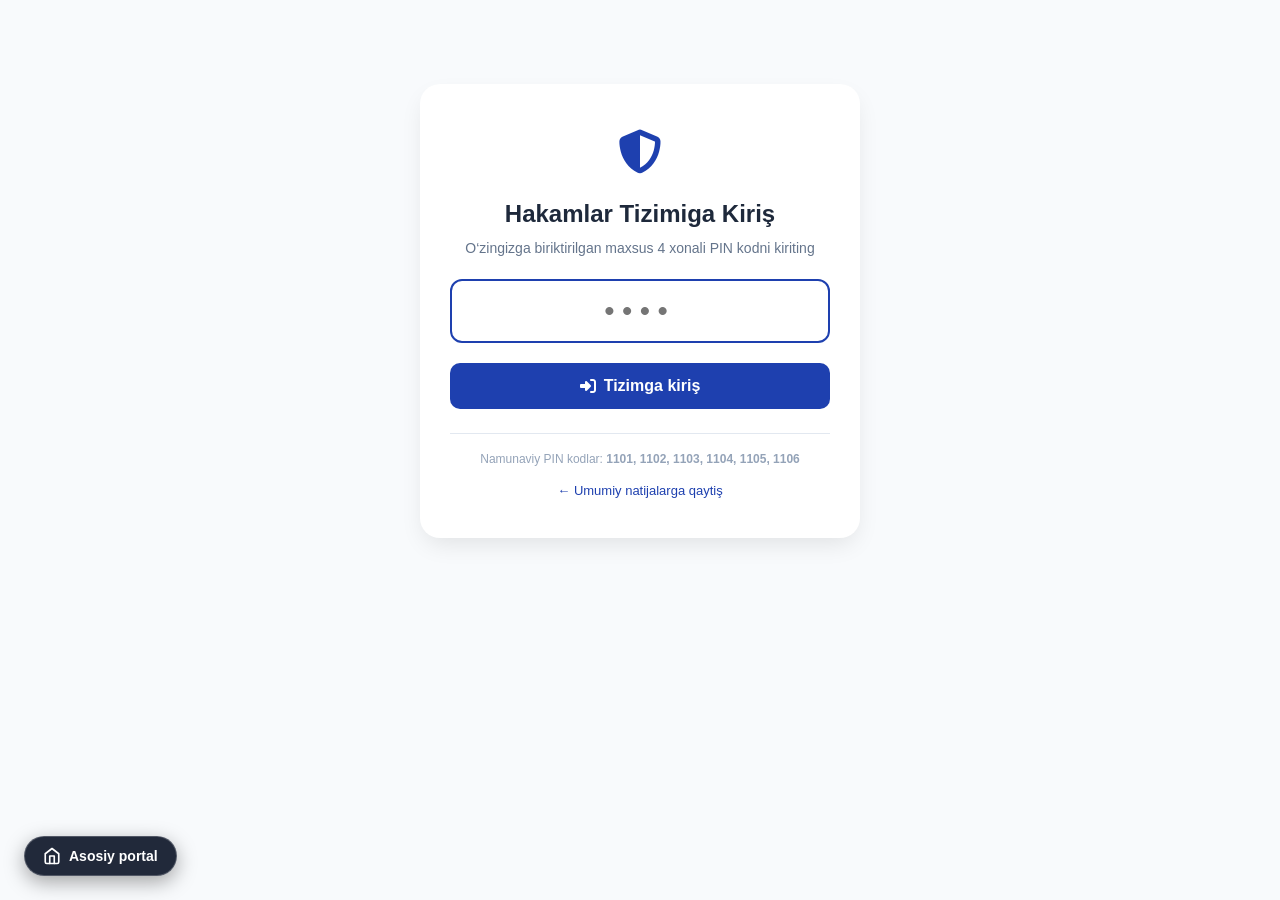
<file: iqtidorlilikka-qadam/hakam.html>
<!DOCTYPE html>
<html lang="uz">
<head>
  <meta charset="UTF-8">
  <meta name="viewport" content="width=device-width, initial-scale=1.0">
  <title>Hakamlar Baholaş Portali - "Iqtidorlilikka qadam"</title>
  <link rel="stylesheet" href="style.css">
  <link rel="stylesheet" href="https://cdnjs.cloudflare.com/ajax/libs/font-awesome/6.5.1/css/all.min.css">
  <style>
    .judge-card {
      background: white;
      border-radius: 14px;
      padding: 16px 20px;
      margin-bottom: 12px;
      box-shadow: 0 2px 4px rgba(0,0,0,0.04);
      display: flex;
      justify-content: space-between;
      align-items: center;
      gap: 16px;
      flex-wrap: wrap;
      border-left: 5px solid #cbd5e1;
    }
    .judge-card.scored {
      border-left-color: var(--success);
    }
    .student-meta h4 {
      font-size: 16px;
      color: var(--dark);
      margin-bottom: 3px;
    }
    .student-meta span {
      font-size: 13px;
      color: #64748b;
    }
    .score-input-group {
      display: flex;
      align-items: center;
      gap: 8px;
    }
    .score-input {
      width: 80px;
      padding: 10px;
      font-size: 18px;
      font-weight: 700;
      text-align: center;
      border: 2px solid var(--border);
      border-radius: 10px;
    }
    .score-input:focus {
      border-color: var(--primary);
      outline: none;
    }
    .quick-btn {
      padding: 6px 10px;
      border-radius: 8px;
      border: 1px solid var(--border);
      background: #f8fafc;
      font-size: 13px;
      font-weight: 600;
      cursor: pointer;
    }
    .quick-btn:hover {
      background: #e2e8f0;
    }
  </style>
</head>
<body>

  <div class="container">
    <!-- PIN orqali kirish oynasi -->
    <div id="pinScreen" class="pin-login-box">
      <div style="font-size: 44px; color: var(--primary); margin-bottom: 10px;">
        <i class="fa-solid fa-shield-halved"></i>
      </div>
      <h2>Hakamlar Tizimiga Kiriş</h2>
      <p style="color: #64748b; font-size: 14px; margin-top: 6px;">
        O‘zingizga biriktirilgan maxsus 4 xonali PIN kodni kiriting
      </p>

      <input type="password" id="pinInput" class="pin-input" maxlength="4" placeholder="••••" autofocus onkeyup="checkPinAuto(event)">
      
      <button onclick="loginWithPin()" class="btn btn-primary" style="width: 100%; justify-content: center; padding: 14px; font-size: 16px;">
        <i class="fa-solid fa-right-to-bracket"></i> Tizimga kiriş
      </button>

      <div style="margin-top: 24px; padding-top: 16px; border-top: 1px solid var(--border); font-size: 12px; color: #94a3b8;">
        Namunaviy PIN kodlar: <strong>1101, 1102, 1103, 1104, 1105, 1106</strong>
      </div>
      <div style="margin-top: 10px;">
        <a href="index.html" style="font-size: 13px; color: var(--primary); text-decoration: none;">
          ← Umumiy natijalarga qaytiş
        </a>
      </div>
    </div>

    <!-- Hakamning shaxsiy baholash kabineti -->
    <div id="scoringScreen" style="display: none;">
      <div class="header-box">
        <div class="header-info">
          <h1 id="judgeTitle"><i class="fa-solid fa-user-check" style="color: var(--primary);"></i> Hakam Baholaş Paneli</h1>
          <p id="judgeSubject" style="color: #64748b;"></p>
        </div>
        <div class="header-actions">
          <button onclick="saveAllScores()" class="btn btn-success">
            <i class="fa-solid fa-floppy-disk"></i> Barça baholarni saqlaş
          </button>
          <a href="index.html" class="btn btn-outline">
            <i class="fa-solid fa-chart-simple"></i> Natijalar (Svod)
          </a>
          <button onclick="logout()" class="btn btn-outline" style="color: var(--danger);">
            <i class="fa-solid fa-arrow-right-from-bracket"></i> Çiqiş
          </button>
        </div>
      </div>

      <!-- O'quvchilar ro'yxati -->
      <div id="studentsList">
        <!-- JS orqali to'ldiriladi -->
      </div>

      <div style="text-align: center; margin: 30px 0;">
        <button onclick="saveAllScores()" class="btn btn-success" style="padding: 14px 28px; font-size: 16px;">
          <i class="fa-solid fa-check-double"></i> Baholaşni yakunlaş va Saqlaş
        </button>
      </div>
    </div>
  </div>

  <script src="data.js"></script>
  <script>
    let appData = loadAppData();
    let currentJudge = null;

    function checkPinAuto(e) {
      if (document.getElementById("pinInput").value.length === 4 || e.key === "Enter") {
        loginWithPin();
      }
    }

    function loginWithPin() {
      const pin = document.getElementById("pinInput").value.trim();
      const judge = appData.judges.find(j => j.pin === pin);

      if (!judge) {
        alert("Noto‘g‘ri PIN kod kiritildi! Qaytadan urinib ko‘ring.");
        document.getElementById("pinInput").value = "";
        return;
      }

      currentJudge = judge;
      document.getElementById("pinScreen").style.display = "none";
      document.getElementById("scoringScreen").style.display = "block";

      document.getElementById("judgeTitle").innerHTML = `<i class="fa-solid fa-user-check" style="color: var(--primary); margin-right: 8px;"></i> ${judge.name}`;
      document.getElementById("judgeSubject").innerText = `Yo‘nalish: ${judge.subject} (Maksimal ball: ${appData.maxScore} ball)`;

      renderStudents();
    }

    function renderStudents() {
      const container = document.getElementById("studentsList");
      container.innerHTML = "";

      appData.students.forEach((st, idx) => {
        const currentScore = (st.scores && st.scores[currentJudge.id] !== undefined && st.scores[currentJudge.id] !== null) 
          ? st.scores[currentJudge.id] 
          : "";
        const isScored = currentScore !== "";

        const card = document.createElement("div");
        card.className = `judge-card ${isScored ? "scored" : ""}`;
        card.id = `card_${st.id}`;

        card.innerHTML = `
          <div class="student-meta">
            <h4>${idx + 1}. ${st.name}</h4>
            <span><i class="fa-solid fa-school"></i> ${st.school} &nbsp;|&nbsp; <i class="fa-solid fa-graduation-cap"></i> ${st.grade}</span>
          </div>
          <div class="score-input-group">
            <span style="font-size: 14px; font-weight: 600; color: #475569;">Baho:</span>
            <input type="number" min="0" max="${appData.maxScore}" class="score-input" id="score_${st.id}" 
                   value="${currentScore}" placeholder="0-${appData.maxScore}" oninput="onScoreChange(${st.id})">
            <button class="quick-btn" onclick="setQuickScore(${st.id}, 85)">85</button>
            <button class="quick-btn" onclick="setQuickScore(${st.id}, 90)">90</button>
            <button class="quick-btn" onclick="setQuickScore(${st.id}, 95)">95</button>
            <button class="quick-btn" onclick="setQuickScore(${st.id}, 100)">100</button>
          </div>
        `;
        container.appendChild(card);
      });
    }

    function onScoreChange(studentId) {
      const val = document.getElementById(`score_${studentId}`).value;
      const card = document.getElementById(`card_${studentId}`);
      if (val !== "" && !isNaN(val)) {
        card.classList.add("scored");
      } else {
        card.classList.remove("scored");
      }
    }

    function setQuickScore(studentId, val) {
      document.getElementById(`score_${studentId}`).value = val;
      onScoreChange(studentId);
    }

    function saveAllScores() {
      if (!currentJudge) return;

      appData.students.forEach(st => {
        const input = document.getElementById(`score_${st.id}`);
        if (input) {
          const val = input.value.trim();
          if (!st.scores) st.scores = {};
          st.scores[currentJudge.id] = (val === "" || isNaN(val)) ? null : Number(val);
        }
      });

      saveAppData(appData);

      // Agar Google Sheet URL bo'lsa, avtomatik sinxronlash
      syncWithGoogleSheet();

      alert("Barcha baholar muvaffaqiyatli saqlandi!");
    }

    function syncWithGoogleSheet() {
      const sheetUrl = localStorage.getItem("iqtidor_sheets_url");
      if (!sheetUrl) return;

      try {
        fetch(sheetUrl, {
          method: "POST",
          mode: "no-cors",
          headers: { "Content-Type": "application/json" },
          body: JSON.stringify({
            judgeId: currentJudge.id,
            judgeName: currentJudge.name,
            timestamp: new Date().toISOString(),
            students: appData.students
          })
        }).catch(err => console.log("Google Sheet sync error:", err));
      } catch (e) {
        console.error(e);
      }
    }

    function logout() {
      currentJudge = null;
      document.getElementById("scoringScreen").style.display = "none";
      document.getElementById("pinScreen").style.display = "block";
      document.getElementById("pinInput").value = "";
    }
  </script>

<!-- Asosiy portal (umamatov.uz) ga qaytish tugmasi -->
<style>
#um-portal-back {
  position: fixed;
  bottom: 24px;
  left: 24px;
  z-index: 2147482000;
  display: inline-flex;
  align-items: center;
  gap: 8px;
  padding: 10px 18px;
  border-radius: 30px;
  background: rgba(15, 23, 42, 0.92);
  backdrop-filter: blur(10px);
  color: #ffffff !important;
  font: 700 14px -apple-system, BlinkMacSystemFont, "Segoe UI", Roboto, sans-serif;
  text-decoration: none !important;
  border: 1px solid rgba(255, 255, 255, 0.22);
  box-shadow: 0 6px 20px rgba(0, 0, 0, 0.35);
  cursor: pointer;
  transition: all 0.25s ease;
}
#um-portal-back:hover {
  background: #1d4ed8;
  transform: translateY(-2px);
  box-shadow: 0 10px 25px rgba(29, 78, 216, 0.45);
  color: #fff !important;
}
#um-portal-back svg {
  width: 18px;
  height: 18px;
  fill: none;
  stroke: currentColor;
  stroke-width: 2.2;
  stroke-linecap: round;
  stroke-linejoin: round;
}
@media (max-width: 768px) {
  #um-portal-back {
    bottom: 18px;
    left: 16px;
    padding: 9px 14px;
    font-size: 13px;
    border-radius: 24px;
    box-shadow: 0 4px 16px rgba(0, 0, 0, 0.4);
  }
}
</style>
<a id="um-portal-back" href="https://umamatov.uz/" title="Asosiy portal (umamatov.uz) ga qaytish" onclick="umReturnToPortal(event)">
  <svg viewBox="0 0 24 24"><path d="M3 9l9-7 9 7v11a2 2 0 0 1-2 2H5a2 2 0 0 1-2-2z"></path><polyline points="9 22 9 12 15 12 15 22"></polyline></svg>
  <span>Asosiy portal</span>
</a>
<script>
function umReturnToPortal(e) {
  if (e) e.preventDefault();
  
  // 1. Agar oldingi vkladka (bosh sahifa) ochiq bo'lsa:
  if (window.opener && !window.opener.closed) {
    try {
      window.opener.focus();
      window.close(); // Ushbu vkladkani o'chirib/yopib yuboramiz!
      
      // Agar brauzer yopilishini kechiktirsa yoki bloklasa:
      setTimeout(function() {
        if (!window.closed) {
          window.location.href = 'https://umamatov.uz/';
        }
      }, 200);
      return;
    } catch(err) {
      try {
        window.close();
        return;
      } catch(e2) {}
    }
  }
  
  // 2. Agar oldingi vkladka yopilgan bo'lsa yoki to'g'ridan-to'g'ri ochilgan bo'lsa:
  // Shu vkladkaning o'zida bosh sahifani ochamiz:
  window.location.href = 'https://umamatov.uz/';
}
</script>

</body>
</html>
</file>
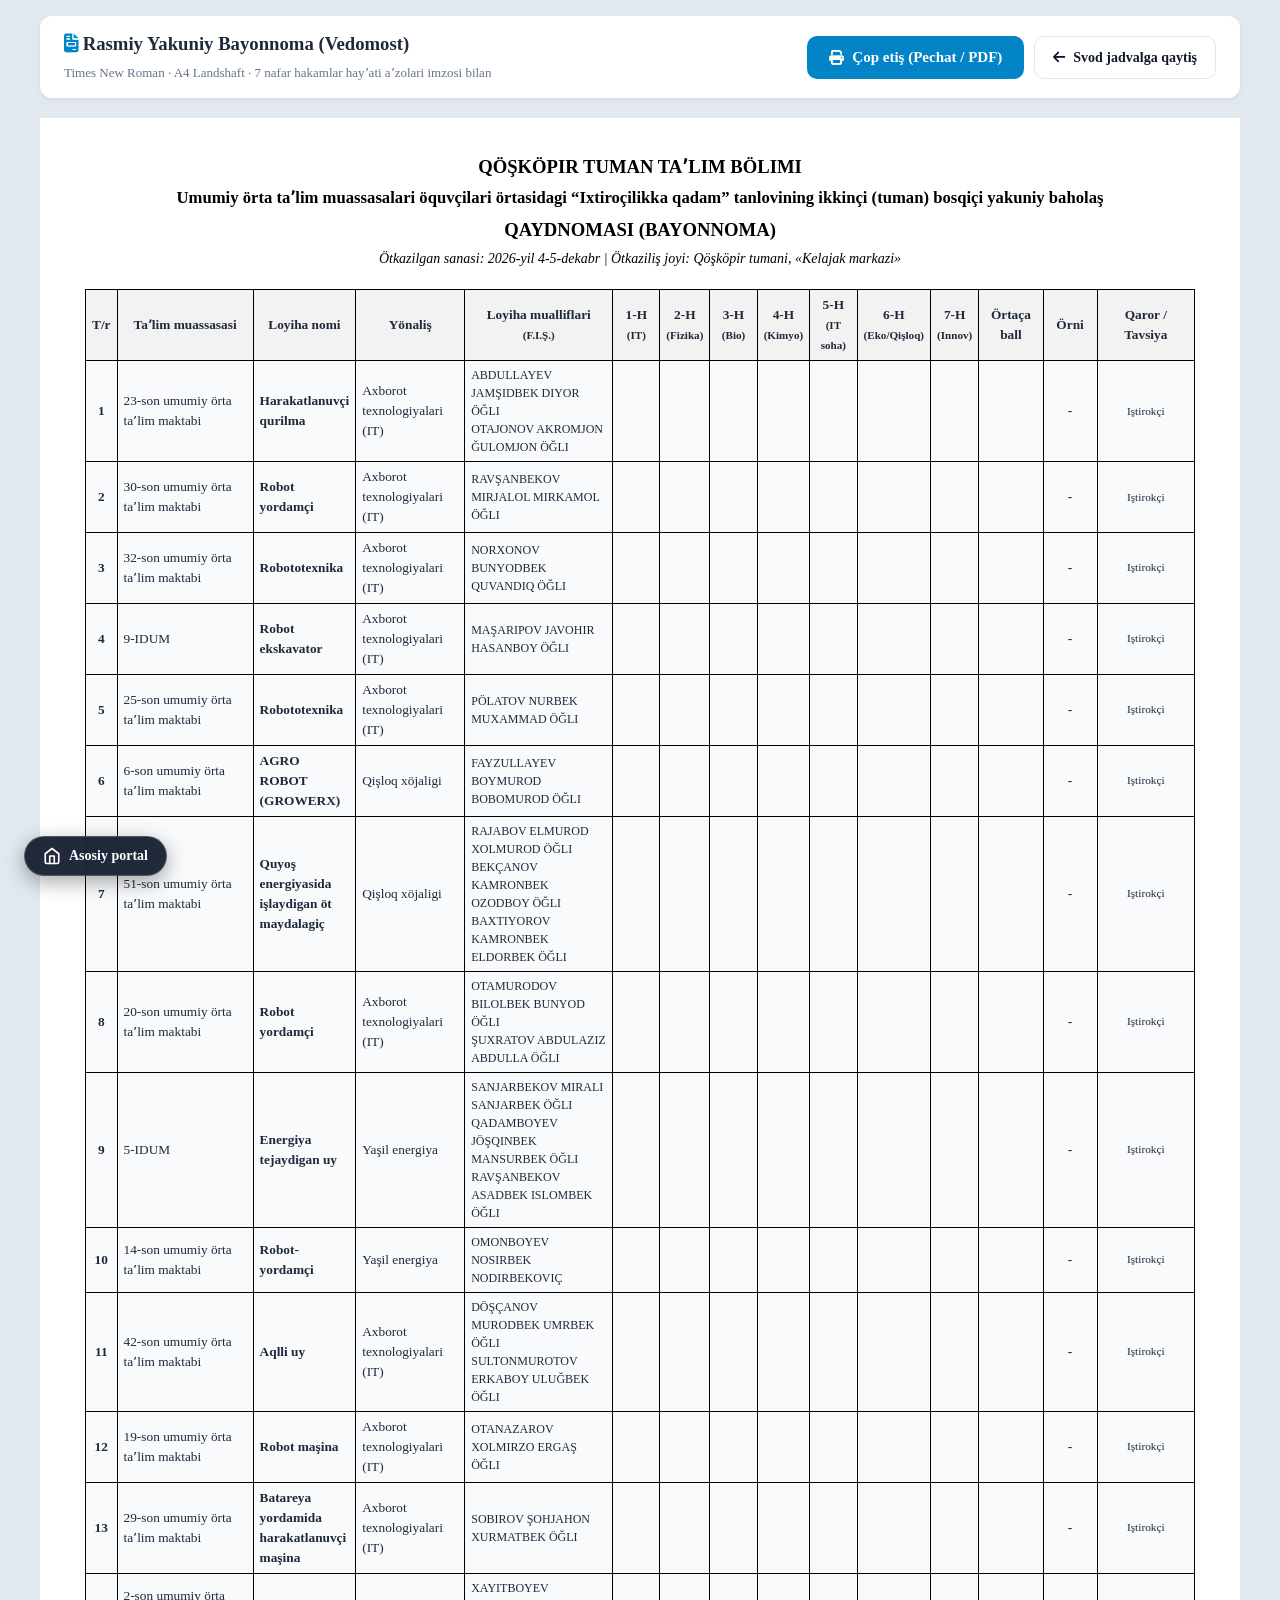
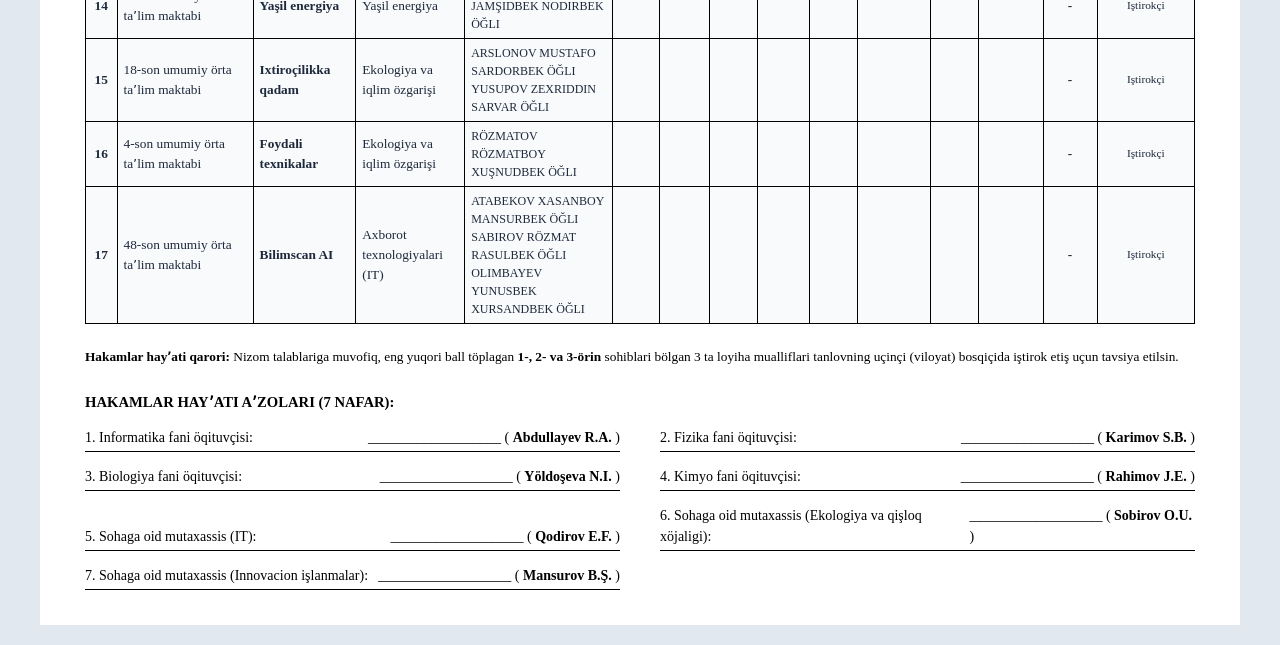
<file: ixtirochilik/bayonnoma.html>
<!DOCTYPE html>
<html lang="uz">
<head>
  <meta charset="UTF-8">
  <meta name="viewport" content="width=device-width, initial-scale=1.0">
  <title>Rasmiy Qaydnomasi (Bayonnoma) - "Ixtirochilikka qadam"</title>
  <link rel="stylesheet" href="style.css?v=20261120_1710">
  <link rel="stylesheet" href="https://cdnjs.cloudflare.com/ajax/libs/font-awesome/6.5.1/css/all.min.css">
  <style>
    .print-bar {
      max-width: 1200px;
      margin: 16px auto;
      background: white;
      padding: 14px 24px;
      border-radius: 12px;
      display: flex;
      justify-content: space-between;
      align-items: center;
      box-shadow: 0 2px 4px rgba(0,0,0,0.06);
    }
  </style>
</head>
<body style="background: #e2e8f0;">

  <!-- Pechat paneli (chop etishda ko'rinmaydi) -->
  <div class="print-bar no-print">
    <div>
      <h3 style="margin-bottom: 2px;"><i class="fa-solid fa-file-invoice" style="color: var(--primary);"></i> Rasmiy Yakuniy Bayonnoma (Vedomost)</h3>
      <span style="font-size: 13px; color: #64748b;">Times New Roman · A4 Landshaft · 7 nafar hakamlar hayʼati aʼzolari imzosi bilan</span>
    </div>
    <div style="display: flex; gap: 10px;">
      <button onclick="window.print()" class="btn btn-primary" style="padding: 10px 22px; font-size: 15px;">
        <i class="fa-solid fa-print"></i> Çop etiş (Pechat / PDF)
      </button>
      <a href="index.html" class="btn btn-outline">
        <i class="fa-solid fa-arrow-left"></i> Svod jadvalga qaytiş
      </a>
    </div>
  </div>

  <!-- Rasmiy A4 Landshaft Hujjat -->
  <div class="official-document">
    <div class="doc-header">
      <h2>QÖŞKÖPIR TUMAN TAʼLIM BÖLIMI</h2>
      <h3>Umumiy örta taʼlim muassasalari öquvçilari örtasidagi “Ixtiroçilikka qadam” tanlovining ikkinçi (tuman) bosqiçi yakuniy baholaş</h3>
      <h2>QAYDNOMASI (BAYONNOMA)</h2>
      <p id="docDateMeta">Ötkazilgan sanasi: 2026-yil 4-5-dekabr | Ötkaziliş joyi: Qöşköpir tumani, «Kelajak markazi»</p>
    </div>

    <!-- Svod Jadvali -->
    <table class="official-table">
      <thead>
        <tr>
          <th style="width: 30px;">T/r</th>
          <th style="width: 140px;">Taʼlim muassasasi</th>
          <th>Loyiha nomi</th>
          <th style="width: 110px;">Yönaliş</th>
          <th style="width: 150px;">Loyiha mualliflari<br><small>(F.I.Ş.)</small></th>
          <th style="width: 48px;">1-H<br><small>(IT)</small></th>
          <th style="width: 48px;">2-H<br><small>(Fizika)</small></th>
          <th style="width: 48px;">3-H<br><small>(Bio)</small></th>
          <th style="width: 48px;">4-H<br><small>(Kimyo)</small></th>
          <th style="width: 48px;">5-H<br><small>(IT soha)</small></th>
          <th style="width: 48px;">6-H<br><small>(Eko/Qişloq)</small></th>
          <th style="width: 48px;">7-H<br><small>(Innov)</small></th>
          <th style="width: 65px;">Örtaça<br>ball</th>
          <th style="width: 55px;">Örni</th>
          <th style="width: 100px;">Qaror / Tavsiya</th>
        </tr>
      </thead>
      <tbody id="tableBodyOfficial">
        <!-- JS orqali to'ldiriladi -->
      </tbody>
    </table>

    <!-- Qaror qismi -->
    <div style="margin-top: 15px; font-size: 10pt; line-height: 1.4;">
      <p>
        <strong>Hakamlar hayʼati qarori:</strong> Nizom talablariga muvofiq, eng yuqori ball töplagan 
        <strong>1-, 2- va 3-örin</strong> sohiblari bölgan 3 ta loyiha mualliflari tanlovning uçinçi (viloyat) bosqiçida iştirok etiş uçun tavsiya etilsin.
      </p>
    </div>

    <!-- Imzolar bloki -->
    <div class="signatures-block">
      <!-- Hakamlar hay'ati -->
      <h4 style="font-size: 11pt; font-weight: bold; margin-bottom: 8px; text-transform: uppercase;">
        Hakamlar hayʼati aʼzolari (7 nafar):
      </h4>
      <div class="signatures-grid">
        <div class="sig-row">
          <span>1. Informatika fani öqituvçisi:</span>
          <span>___________________ ( <strong>Abdullayev R.A.</strong> )</span>
        </div>
        <div class="sig-row">
          <span>2. Fizika fani öqituvçisi:</span>
          <span>___________________ ( <strong>Karimov S.B.</strong> )</span>
        </div>
        <div class="sig-row">
          <span>3. Biologiya fani öqituvçisi:</span>
          <span>___________________ ( <strong>Yöldoşeva N.I.</strong> )</span>
        </div>
        <div class="sig-row">
          <span>4. Kimyo fani öqituvçisi:</span>
          <span>___________________ ( <strong>Rahimov J.E.</strong> )</span>
        </div>
        <div class="sig-row">
          <span>5. Sohaga oid mutaxassis (IT):</span>
          <span>___________________ ( <strong>Qodirov E.F.</strong> )</span>
        </div>
        <div class="sig-row">
          <span>6. Sohaga oid mutaxassis (Ekologiya va qişloq xöjaligi):</span>
          <span>___________________ ( <strong>Sobirov O.U.</strong> )</span>
        </div>
        <div class="sig-row">
          <span>7. Sohaga oid mutaxassis (Innovacion işlanmalar):</span>
          <span>___________________ ( <strong>Mansurov B.Ş.</strong> )</span>
        </div>
      </div>
    </div>
  </div>

  <script src="data.js?v=20261121_1210"></script>
  <script>
    let currentData = loadIxtirochilikData();
    if (!currentData.projects || currentData.projects.length < 16) {
      currentData = JSON.parse(JSON.stringify(IXTIROCHILIK_CONFIG));
      saveIxtirochilikData(currentData);
    }

    function renderBayonnomaTable() {
      const ranked = calculateIxtirochilikRanking(currentData.projects);
      const tbody = document.getElementById("tableBodyOfficial");
      tbody.innerHTML = "";

      ranked.forEach((p, idx) => {
        const tr = document.createElement("tr");

        // 7 ta hakam ballari (0 yoki yo'q bo'lsa bo'sh - jadval standartlari)
        let judgeCols = "";
        for (let j = 0; j < 7; j++) {
          const score = p.judgeTotalScores[j];
          const val = (score === null || score === 0 || score === undefined) ? "" : score;
          judgeCols += `<td class="center bold">${val}</td>`;
        }

        const authors = p.members.map(m => m.name).join("<br>");
        const decision = p.recommendedToRegion 
          ? "<strong style='color:#166534;'>Viloyatga tavsiya</strong>" 
          : "Iştirokçi";

        tr.innerHTML = `
          <td class="center bold">${idx + 1}</td>
          <td>${p.school}</td>
          <td class="bold">${p.projectName}</td>
          <td>${p.direction}</td>
          <td style="font-size: 9pt;">${authors}</td>
          ${judgeCols}
          <td class="center bold" style="font-size: 10.5pt;">${p.finalAverage || ""}</td>
          <td class="center bold">${p.rank || ""}</td>
          <td class="center" style="font-size: 8.5pt;">${decision}</td>
        `;
        tbody.appendChild(tr);
      });
    }

    renderBayonnomaTable();

    // Google Sheets'dan jonli eng so'nggi baholarni avtomatik yuklab olish
    async function syncLiveBayonnoma() {
      try {
        const liveEvals = await fetchLiveScoresFromGoogleSheets();
        if (liveEvals !== null) {
          currentData.projects.forEach(p => {
            // Google Sheet — yagona asosiy manba
            p.evaluations = liveEvals[p.id] ? liveEvals[p.id] : {};
          });
          saveIxtirochilikData(currentData);
          renderBayonnomaTable();
        }
      } catch (err) {
        console.warn("Live bayonnoma xatolik:", err);
      }
    }
    syncLiveBayonnoma();
  </script>

<!-- Asosiy portal (umamatov.uz) ga qaytish tugmasi -->
<style>
#um-portal-back {
  position: fixed;
  bottom: 24px;
  left: 24px;
  z-index: 2147482000;
  display: inline-flex;
  align-items: center;
  gap: 8px;
  padding: 10px 18px;
  border-radius: 30px;
  background: rgba(15, 23, 42, 0.92);
  backdrop-filter: blur(10px);
  color: #ffffff !important;
  font: 700 14px -apple-system, BlinkMacSystemFont, "Segoe UI", Roboto, sans-serif;
  text-decoration: none !important;
  border: 1px solid rgba(255, 255, 255, 0.22);
  box-shadow: 0 6px 20px rgba(0, 0, 0, 0.35);
  cursor: pointer;
  transition: all 0.25s ease;
}
#um-portal-back:hover {
  background: #1d4ed8;
  transform: translateY(-2px);
  box-shadow: 0 10px 25px rgba(29, 78, 216, 0.45);
  color: #fff !important;
}
#um-portal-back svg {
  width: 18px;
  height: 18px;
  fill: none;
  stroke: currentColor;
  stroke-width: 2.2;
  stroke-linecap: round;
  stroke-linejoin: round;
}
@media (max-width: 768px) {
  #um-portal-back {
    bottom: 18px;
    left: 16px;
    padding: 9px 14px;
    font-size: 13px;
    border-radius: 24px;
    box-shadow: 0 4px 16px rgba(0, 0, 0, 0.4);
  }
}
</style>
<a id="um-portal-back" href="https://umamatov.uz/" title="Asosiy portal (umamatov.uz) ga qaytish" onclick="umReturnToPortal(event)">
  <svg viewBox="0 0 24 24"><path d="M3 9l9-7 9 7v11a2 2 0 0 1-2 2H5a2 2 0 0 1-2-2z"></path><polyline points="9 22 9 12 15 12 15 22"></polyline></svg>
  <span>Asosiy portal</span>
</a>
<script>
function umReturnToPortal(e) {
  if (e) e.preventDefault();
  
  // 1. Agar oldingi vkladka (bosh sahifa) ochiq bo'lsa:
  if (window.opener && !window.opener.closed) {
    try {
      window.opener.focus();
      window.close(); // Ushbu vkladkani o'chirib/yopib yuboramiz!
      
      // Agar brauzer yopilishini kechiktirsa yoki bloklasa:
      setTimeout(function() {
        if (!window.closed) {
          window.location.href = 'https://umamatov.uz/';
        }
      }, 200);
      return;
    } catch(err) {
      try {
        window.close();
        return;
      } catch(e2) {}
    }
  }
  
  // 2. Agar oldingi vkladka yopilgan bo'lsa yoki to'g'ridan-to'g'ri ochilgan bo'lsa:
  // Shu vkladkaning o'zida bosh sahifani ochamiz:
  window.location.href = 'https://umamatov.uz/';
}
</script>

</body>
</html>
</file>
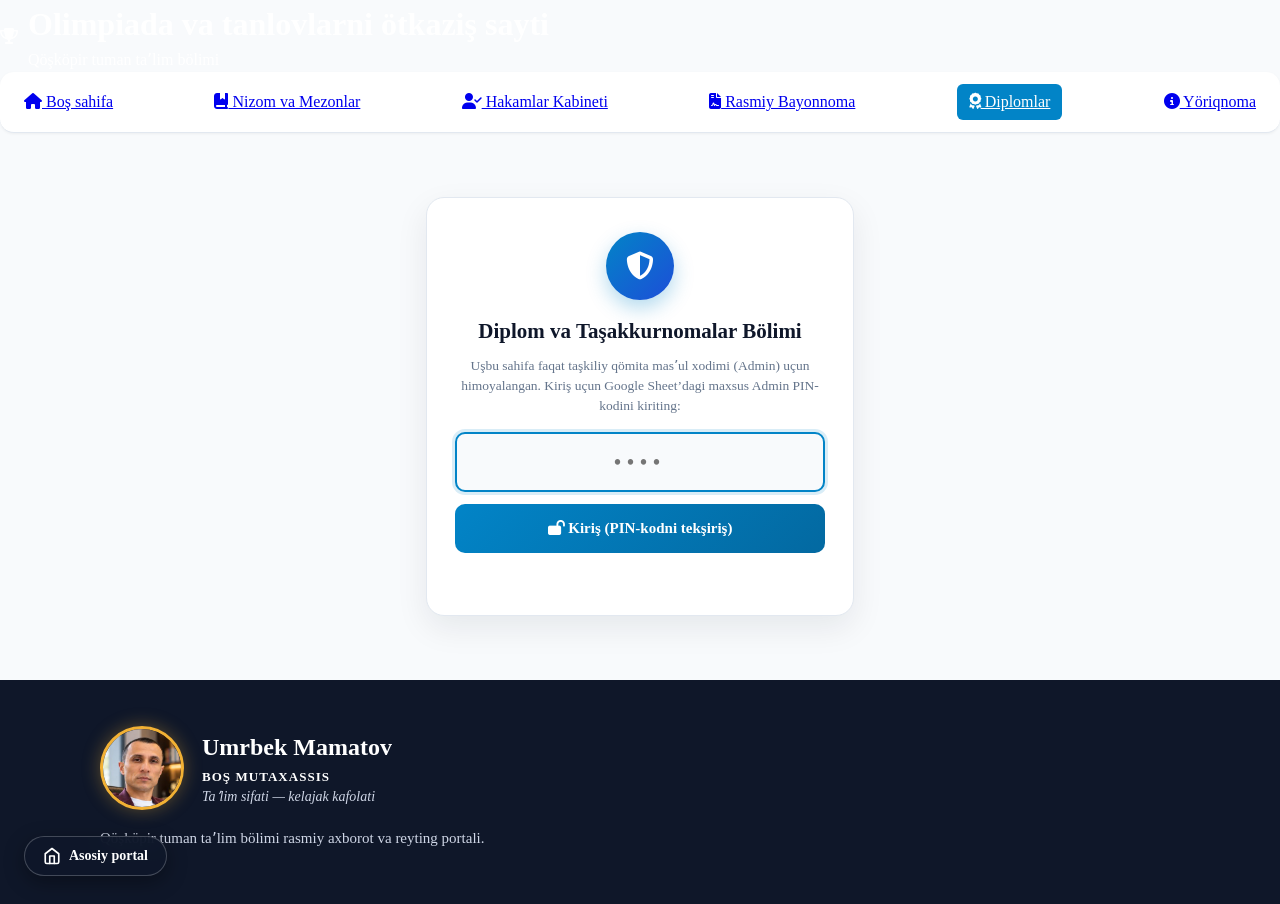
<file: ixtirochilik/diplom.html>
<!DOCTYPE html>
<html lang="uz">
<head>
  <meta charset="UTF-8">
  <meta name="viewport" content="width=device-width, initial-scale=1.0">
  <title>Diplom va Taşakkurnomalar Generatori — “Ixtiroçilikka qadam”</title>
  <link rel="stylesheet" href="style.css?v=20261120_1620">
  <link rel="stylesheet" href="https://cdnjs.cloudflare.com/ajax/libs/font-awesome/6.4.0/css/all.min.css">
  <style>
    .award-app-container {
      max-width: 1300px;
      margin: 25px auto 50px auto;
      padding: 0 15px;
    }

    .award-grid {
      display: grid;
      grid-template-columns: 420px 1fr;
      gap: 25px;
      align-items: start;
    }

    @media (max-width: 950px) {
      .award-grid {
        grid-template-columns: 1fr;
      }
    }

    .card-panel {
      background: #ffffff;
      border-radius: 12px;
      border: 1px solid #e2e8f0;
      box-shadow: 0 4px 6px -1px rgba(0,0,0,0.05);
      padding: 22px;
    }

    .panel-title {
      font-size: 18px;
      font-weight: 700;
      color: #0f172a;
      margin-bottom: 15px;
      display: flex;
      align-items: center;
      gap: 10px;
      border-bottom: 2px solid #f1f5f9;
      padding-bottom: 10px;
    }

    .type-switcher {
      display: flex;
      background: #f1f5f9;
      padding: 4px;
      border-radius: 8px;
      margin-bottom: 18px;
      gap: 4px;
    }

    .type-btn {
      flex: 1;
      border: none;
      background: transparent;
      padding: 9px 12px;
      font-size: 13.5px;
      font-weight: 600;
      color: #475569;
      border-radius: 6px;
      cursor: pointer;
      transition: all 0.2s ease;
      display: flex;
      align-items: center;
      justify-content: center;
      gap: 6px;
    }

    .type-btn.active {
      background: #0284c7;
      color: #ffffff;
      box-shadow: 0 2px 4px rgba(2, 132, 199, 0.25);
    }

    .quick-winners {
      display: flex;
      gap: 8px;
      margin-bottom: 18px;
    }

    .quick-winner-btn {
      flex: 1;
      padding: 8px 6px;
      font-size: 12.5px;
      font-weight: 600;
      border-radius: 6px;
      border: 1px solid #cbd5e1;
      background: #f8fafc;
      color: #1e293b;
      cursor: pointer;
      text-align: center;
      transition: all 0.2s;
    }

    .quick-winner-btn:hover {
      background: #e2e8f0;
      border-color: #94a3b8;
    }

    .quick-winner-btn.active-winner {
      background: #fef08a;
      border-color: #ca8a04;
      color: #854d0e;
      font-weight: 700;
    }

    .form-group {
      margin-bottom: 14px;
    }

    .form-label {
      display: block;
      font-size: 12.5px;
      font-weight: 600;
      color: #334155;
      margin-bottom: 5px;
    }

    .form-control {
      width: 100%;
      padding: 9px 12px;
      font-size: 13.5px;
      border: 1px solid #cbd5e1;
      border-radius: 6px;
      background: #ffffff;
      color: #0f172a;
      transition: border-color 0.2s;
      box-sizing: border-box;
    }

    .form-control:focus {
      outline: none;
      border-color: #0284c7;
      box-shadow: 0 0 0 3px rgba(2, 132, 199, 0.15);
    }

    .preview-wrapper {
      background: #ffffff;
      border-radius: 12px;
      border: 1px solid #cbd5e1;
      box-shadow: 0 8px 16px -2px rgba(0,0,0,0.06);
      padding: 16px;
      text-align: center;
    }

    .preview-header {
      display: flex;
      justify-content: space-between;
      align-items: center;
      margin-bottom: 12px;
      padding-bottom: 10px;
      border-bottom: 1px solid #e2e8f0;
    }

    .canvas-container {
      width: 100%;
      background: #f8fafc;
      border-radius: 8px;
      overflow: hidden;
      border: 1px solid #e2e8f0;
      box-shadow: inset 0 2px 4px rgba(0,0,0,0.02);
    }

    #awardCanvas {
      width: 100%;
      height: auto;
      display: block;
      background: #ffffff;
    }

    .action-buttons {
      display: flex;
      gap: 12px;
      margin-top: 18px;
    }

    .btn-action {
      flex: 1;
      padding: 11px 16px;
      font-size: 14px;
      font-weight: 600;
      border-radius: 8px;
      border: none;
      cursor: pointer;
      display: inline-flex;
      align-items: center;
      justify-content: center;
      gap: 8px;
      transition: all 0.2s;
    }

    .btn-primary-action {
      background: #166534;
      color: #ffffff;
    }

    .btn-primary-action:hover {
      background: #15803d;
      box-shadow: 0 4px 10px rgba(22, 101, 52, 0.3);
    }

    .btn-secondary-action {
      background: #0284c7;
      color: #ffffff;
    }

    .btn-secondary-action:hover {
      background: #0369a1;
      box-shadow: 0 4px 10px rgba(2, 132, 199, 0.3);
    }

    .btn-all-action {
      width: 100%;
      margin-top: 12px;
      background: #f8fafc;
      border: 1px solid #94a3b8;
      color: #1e293b;
      padding: 10px;
      border-radius: 8px;
      font-weight: 600;
      font-size: 13.5px;
      cursor: pointer;
      transition: all 0.2s;
    }

    .btn-all-action:hover {
      background: #e2e8f0;
    }

    #batchPrintContainer {
      display: none;
    }

    .member-pills {
      display: flex;
      flex-wrap: wrap;
      gap: 6px;
      margin-top: 6px;
    }

    .member-pill {
      padding: 4px 10px;
      font-size: 11.5px;
      font-weight: 600;
      border: 1px solid #cbd5e1;
      border-radius: 99px;
      background: #f8fafc;
      color: #334155;
      cursor: pointer;
    }

    .member-pill.active {
      background: #0284c7;
      color: #ffffff;
      border-color: #0284c7;
    }

    /* Print styling: Perfect full-bleed A4 Landscape */
    @media print {
      body {
        margin: 0 !important;
        padding: 0 !important;
        background: #ffffff !important;
      }
      .site-header, .top-nav, .site-footer, .card-panel, .preview-header, .action-buttons, .btn-all-action, .no-print {
        display: none !important;
      }
      .award-app-container {
        margin: 0 !important;
        padding: 0 !important;
        max-width: 100% !important;
      }
      .award-grid {
        display: block !important;
      }
      .preview-wrapper {
        border: none !important;
        box-shadow: none !important;
        padding: 0 !important;
      }
      .canvas-container {
        border: none !important;
        background: transparent !important;
      }
      #awardCanvas {
        width: 100vw !important;
        height: 100vh !important;
        object-fit: contain !important;
      }
      body.batch-printing .award-app-container {
        display: none !important;
      }
      body.batch-printing #batchPrintContainer {
        display: block !important;
      }
      .batch-print-page {
        display: block !important;
        width: 100vw !important;
        height: 100vh !important;
        object-fit: contain !important;
        page-break-after: always;
        break-after: page;
      }
      .batch-print-page:last-child {
        page-break-after: auto;
        break-after: auto;
      }
      @page {
        size: A4 landscape;
        margin: 0;
      }
      body.diplom-locked main,
      body.diplom-locked #batchPrintContainer {
        display: none !important;
      }
    }

    /* Admin PIN Gate */
    .pin-gate-wrap {
      max-width: 460px;
      margin: 64px auto;
      padding: 0 16px;
    }
    .pin-gate-card {
      background: #ffffff;
      border: 1px solid #e2e8f0;
      border-radius: 18px;
      padding: 34px 28px;
      text-align: center;
      box-shadow: 0 12px 32px rgba(15, 23, 42, 0.08);
    }
    .pin-gate-icon {
      width: 68px;
      height: 68px;
      border-radius: 50%;
      margin: 0 auto 16px;
      background: linear-gradient(135deg, #0284c7, #1d4ed8);
      color: #ffffff;
      display: grid;
      place-items: center;
      font-size: 28px;
      box-shadow: 0 8px 20px rgba(2, 132, 199, 0.3);
    }
    .pin-input {
      width: 100%;
      padding: 13px 16px;
      font-size: 20px;
      font-weight: 700;
      letter-spacing: 6px;
      text-align: center;
      border: 2px solid #cbd5e1;
      border-radius: 10px;
      margin: 16px 0 12px;
      outline: none;
    }
    .pin-input:focus {
      border-color: #0284c7;
      box-shadow: 0 0 0 3px rgba(2, 132, 199, 0.15);
    }
    .pin-btn {
      width: 100%;
      padding: 13px;
      font-size: 15px;
      font-weight: 700;
      color: #ffffff;
      background: linear-gradient(135deg, #0284c7, #0369a1);
      border: none;
      border-radius: 10px;
      cursor: pointer;
    }
    .pin-btn:disabled {
      opacity: 0.65;
      cursor: not-allowed;
    }
    .pin-error {
      color: #dc2626;
      font-size: 13px;
      font-weight: 600;
      margin-top: 10px;
      min-height: 18px;
    }
  </style>
</head>
<body class="diplom-locked">

  <!-- Sayt Yuqori Paneli -->
  <header class="site-header no-print">
    <div class="header-container wrap">
      <div class="brand">
        <a href="index.html" class="brand-link" style="color:#ffffff; text-decoration:none; display:flex; align-items:center; gap:10px;">
          <i class="fa-solid fa-trophy brand-icon"></i>
          <div>
            <h1 class="portal-title">Olimpiada va tanlovlarni ötkaziş sayti</h1>
            <p class="portal-subtitle">Qöşköpir tuman taʼlim bölimi</p>
          </div>
        </a>
      </div>
      <nav class="top-nav">
        <a href="index.html" class="nav-item"><i class="fa-solid fa-house"></i> Boş sahifa</a>
        <a href="nizom.html" class="nav-item"><i class="fa-solid fa-book-bookmark"></i> Nizom va Mezonlar</a>
        <a href="hakam.html" class="nav-item"><i class="fa-solid fa-user-check"></i> Hakamlar Kabineti</a>
        <a href="bayonnoma.html" class="nav-item"><i class="fa-solid fa-file-contract"></i> Rasmiy Bayonnoma</a>
        <a href="diplom.html" class="nav-item active" style="background:#0284c7; color:#fff; border-radius:6px; padding:6px 12px;"><i class="fa-solid fa-award"></i> Diplomlar</a>
        <a href="yoriqnoma.html" class="nav-item"><i class="fa-solid fa-circle-info"></i> Yöriqnoma</a>
      </nav>
    </div>
  </header>

  <!-- Faqat Mas'ul Xodim (Admin) uchun PIN-kod Himoya Ekrani -->
  <section id="adminPinGate" class="pin-gate-wrap no-print">
    <div class="pin-gate-card">
      <div class="pin-gate-icon"><i class="fa-solid fa-shield-halved"></i></div>
      <h2 style="font-size: 21px; font-weight: 800; color: #0f172a; margin-bottom: 8px;">
        Diplom va Taşakkurnomalar Bölimi
      </h2>
      <p style="font-size: 13.5px; color: #64748b; line-height: 1.5;">
        Uşbu sahifa faqat taşkiliy qömita masʼul xodimi (Admin) uçun himoyalangan. Kiriş uçun Google Sheet’dagi maxsus Admin PIN-kodini kiriting:
      </p>
      <input type="password" id="diplomPinInput" class="pin-input" inputmode="numeric" maxlength="10" placeholder="••••" onkeydown="if(event.key==='Enter') unlockDiplomPage()">
      <button type="button" id="diplomPinBtn" class="pin-btn" onclick="unlockDiplomPage()">
        <i class="fa-solid fa-lock-open"></i> Kiriş (PIN-kodni tekşiriş)
      </button>
      <div id="diplomPinError" class="pin-error"></div>
    </div>
  </section>

  <main id="diplomMainApp" class="award-app-container" style="display: none;">
    <div style="margin-bottom: 20px; display: flex; justify-content: space-between; align-items: flex-start; flex-wrap: wrap; gap: 12px;" class="no-print">
      <div>
        <h2 style="font-size: 24px; font-weight: 800; color: #0f172a; margin-bottom: 6px;">
          <i class="fa-solid fa-award" style="color: #ca8a04;"></i> Diplom va Taşakkurnomalar Generatori
        </h2>
        <p style="color: #64748b; font-size: 14px;">
          “Ixtiroçilikka qadam” tanlovi tuman bosqiçi ğoliblari (1-, 2-, 3-örin) va ularning ustozlari uçun 5 ta yönalişga mos maxsus fonli, rasmiy peçatli diplom va taşakkurnomalarni avtomatik tayyorlaş tizimi.
        </p>
      </div>
      <button type="button" onclick="lockDiplomPage()" style="padding: 8px 14px; border-radius: 8px; border: 1px solid #fecaca; background: #fef2f2; color: #b91c1c; font-weight: 700; font-size: 13px; cursor: pointer;">
        <i class="fa-solid fa-lock"></i> Qulflaş (Çiqiş)
      </button>
    </div>

    <div class="award-grid">
      <!-- Chap Panel: Sozlashlar va Maydonlar -->
      <div class="card-panel no-print">
        <div class="panel-title">
          <i class="fa-solid fa-sliders" style="color: #0284c7;"></i> Hujjat parametrlari
        </div>

        <!-- Hujjat turini tanlash -->
        <div class="type-switcher">
          <button type="button" class="type-btn active" id="btnTypeDiplom" onclick="switchDocType('diplom')">
            <i class="fa-solid fa-graduation-cap"></i> Ğolib Diplomi
          </button>
          <button type="button" class="type-btn" id="btnTypeTashakkur" onclick="switchDocType('tashakkur')">
            <i class="fa-solid fa-hand-holding-heart"></i> Taşakkurnoma
          </button>
        </div>

        <!-- Tezkor G'oliblarni Tanlash -->
        <label class="form-label">Reytingdagi ğolibni tanlang:</label>
        <div class="quick-winners">
          <button type="button" class="quick-winner-btn active-winner" id="qw_1" onclick="selectQuickWinner(1)">
            🥇 1-örin (I)
          </button>
          <button type="button" class="quick-winner-btn" id="qw_2" onclick="selectQuickWinner(2)">
            🥈 2-örin (II)
          </button>
          <button type="button" class="quick-winner-btn" id="qw_3" onclick="selectQuickWinner(3)">
            🥉 3-örin (III)
          </button>
        </div>

        <div class="form-group">
          <label class="form-label" for="selProject" id="lblSelProject">1-örin uçun 17 ta loyihadan tanlang:</label>
          <select id="selProject" class="form-control" onchange="onSelectProjectChange(this.value)">
            <!-- JavaScript orqali to'ldiriladi -->
          </select>
        </div>

        <div class="form-group">
          <label class="form-label" for="inpPlace">Örin (Daraja):</label>
          <select id="inpPlace" class="form-control" onchange="onPlaceSelectChange(this.value)">
            <option value="1">1-örin (I DARAJALI — Oltin)</option>
            <option value="2">2-örin (II DARAJALI — Kumuş)</option>
            <option value="3">3-örin (III DARAJALI — Bronza)</option>
          </select>
        </div>

        <div class="form-group">
          <label class="form-label" for="inpStudentName">Öquvçi F.I.Ş.:</label>
          <input type="text" id="inpStudentName" class="form-control" oninput="updatePreview()" placeholder="FAYZULLAYEV BOYMUROD BOBOMUROD ÖĞLI">
          <div id="memberPills" class="member-pills"></div>
        </div>

        <div class="form-group">
          <label class="form-label" for="inpSchool">Taʼlim muassasasi (Maktab):</label>
          <input type="text" id="inpSchool" class="form-control" oninput="updatePreview()" placeholder="6-son umumiy örta taʼlim maktabi">
        </div>

        <div class="form-group" style="display:flex; gap:10px;">
          <div style="flex:1;">
            <label class="form-label" for="inpGrade">Sinfi:</label>
            <input type="text" id="inpGrade" class="form-control" oninput="updatePreview()" placeholder="11-sinf">
          </div>
          <div style="flex:1;">
            <label class="form-label" for="inpDocNum">Hujjat №:</label>
            <input type="text" id="inpDocNum" class="form-control" oninput="updatePreview()" placeholder="001">
          </div>
        </div>

        <div class="form-group">
          <label class="form-label" for="inpDirection">Tanlov yönalişi (Orqa fon avtomatik tanlanadi):</label>
          <select id="inpDirection" class="form-control" onchange="updatePreview()">
            <option value="Taʼlim">1. Taʼlim</option>
            <option value="Axborot texnologiyalari (IT)">2. Axborot texnologiyalari (IT)</option>
            <option value="Yaşil energiya">3. Yaşil energiya</option>
            <option value="Ekologiya va iqlim özgarişi">4. Ekologiya va iqlim özgarişi</option>
            <option value="Qişloq xöjaligi">5. Qişloq xöjaligi</option>
          </select>
        </div>

        <!-- Ustoz maydonlari (Faqat Tashakkurnoma uchun yoki ko'rsatiladi) -->
        <div id="teacherFieldsBlock" style="border-top:1px dashed #cbd5e1; padding-top:12px; margin-top:12px;">
          <div class="form-group">
            <label class="form-label" for="inpTeacherName" style="color:#0284c7;">
              <i class="fa-solid fa-chalkboard-user"></i> Ustoz (Ilmiy rahbar) F.I.Ş.:
            </label>
            <input type="text" id="inpTeacherName" class="form-control" oninput="updatePreview()" placeholder="Ollaberganova Laylo Rözimbayevna">
          </div>
          <div class="form-group">
            <label class="form-label" for="inpTeacherRole">Ustoz fani yoki lavozimi:</label>
            <input type="text" id="inpTeacherRole" class="form-control" oninput="updatePreview()" placeholder="Informatika va axborot texnologiyalari fani öqituvçisi">
          </div>
        </div>

        <div class="action-buttons">
          <button type="button" class="btn-action btn-primary-action" onclick="window.print()">
            <i class="fa-solid fa-print"></i> Çop etiş (A4 PDF)
          </button>
          <button type="button" class="btn-action btn-secondary-action" onclick="downloadCanvasImage()">
            <i class="fa-solid fa-download"></i> HD Rasm yuklaş
          </button>
        </div>

        <button type="button" class="btn-all-action" onclick="printAllWinnersBatch()">
          <i class="fa-solid fa-layer-group"></i> Barça ğoliblarni avtomatik çop etiş
        </button>
      </div>

      <!-- O'ng Panel: Jonli Preview Canvas -->
      <div class="preview-wrapper">
        <div class="preview-header no-print">
          <div style="font-weight:700; color:#334155; font-size:14px;">
            <i class="fa-solid fa-eye" style="color:#10b981;"></i> Jonli köriş (A4 Landşaft, 1754×1240 px)
          </div>
          <div id="activeThemeBadge" style="font-size:12px; font-weight:700; color:#0369a1; background:#e0f2fe; padding:4px 10px; border-radius:99px;">
            🎨 Fon: Avtomatik (Yönaliş böyiça)
          </div>
        </div>

        <div class="canvas-container">
          <canvas id="awardCanvas" width="1754" height="1240"></canvas>
        </div>
      </div>
    </div>
  </main>

  <!-- Barcha g'oliblarni avtomatik ko'p sahifali chop etish konteyneri -->
  <div id="batchPrintContainer"></div>

  <footer class="site-footer no-print">
    <div class="wrap">
      <div class="f-top">
        <img class="f-logo" alt="Umrbek Mamatov" src="assets/umrbek-mamatov.jpg">
        <div>
          <div class="f-name">Umrbek Mamatov</div>
          <div class="f-role">BOŞ MUTAXASSIS</div>
          <div class="f-slogan">Taʼlim sifati — kelajak kafolati</div>
        </div>
      </div>
      <div class="f-desc">
        Qöşköpir tuman taʼlim bölimi rasmiy axborot va reyting portali.
      </div>
    </div>
  </footer>

  <script src="data.js?v=20261121_1215"></script>
  <script>
    // Admin PIN himoyasi (Google Sheet'dagi Hakamlar -> ADMIN qatoridan jonli tekshiradi)
    function showDiplomApp() {
      document.body.classList.remove("diplom-locked");
      const gate = document.getElementById("adminPinGate");
      const app = document.getElementById("diplomMainApp");
      if (gate) gate.style.display = "none";
      if (app) app.style.display = "block";
      updatePreview();
    }

    function lockDiplomPage() {
      sessionStorage.removeItem("diplom_admin_unlocked");
      document.body.classList.add("diplom-locked");
      const gate = document.getElementById("adminPinGate");
      const app = document.getElementById("diplomMainApp");
      if (app) app.style.display = "none";
      if (gate) gate.style.display = "block";
      const inp = document.getElementById("diplomPinInput");
      if (inp) { inp.value = ""; inp.focus(); }
      const err = document.getElementById("diplomPinError");
      if (err) err.textContent = "";
    }

    async function unlockDiplomPage() {
      const inp = document.getElementById("diplomPinInput");
      const btn = document.getElementById("diplomPinBtn");
      const err = document.getElementById("diplomPinError");
      const pin = (inp ? inp.value : "").trim();
      if (!pin) {
        err.textContent = "Iltimos, Admin PIN-kodini kiriting!";
        return;
      }
      err.textContent = "";
      btn.disabled = true;
      btn.innerHTML = '<i class="fa-solid fa-spinner fa-spin"></i> Google Sheet’dan tekşirilmoqda...';

      try {
        const ok = await verifyAdminPin(pin);
        if (ok) {
          sessionStorage.setItem("diplom_admin_unlocked", "1");
          showDiplomApp();
        } else {
          err.textContent = "Notöğri PIN-kod! Faqat masʼul xodim (Admin) kirişi mumkin.";
          inp.value = "";
          inp.focus();
        }
      } catch (e) {
        err.textContent = "Tekşirişda xatolik yuz berdi. Qayta urinib köring.";
      } finally {
        btn.disabled = false;
        btn.innerHTML = '<i class="fa-solid fa-lock-open"></i> Kiriş (PIN-kodni tekşiriş)';
      }
    }

    // Sahifa yuklanganda sessiyani tekshirish
    window.addEventListener("DOMContentLoaded", () => {
      if (sessionStorage.getItem("diplom_admin_unlocked") === "1") {
        showDiplomApp();
      } else {
        const inp = document.getElementById("diplomPinInput");
        if (inp) inp.focus();
      }
    });

    let appData = loadIxtirochilikData();
    let currentDocType = "diplom"; // 'diplom' or 'tashakkur'
    let currentRanked = [];

    const ASSET_V = "20261121_0955";
    const imgDiplomBases = { 1: new Image(), 2: new Image(), 3: new Image() };
    imgDiplomBases[1].src = `assets/diplom_base_1.jpg?v=${ASSET_V}`;
    imgDiplomBases[2].src = `assets/diplom_base_2.jpg?v=${ASSET_V}`;
    imgDiplomBases[3].src = `assets/diplom_base_3.jpg?v=${ASSET_V}`;

    const imgTashBases = { 1: new Image(), 2: new Image(), 3: new Image() };
    imgTashBases[1].src = `assets/tashakkurnoma_base_1.jpg?v=${ASSET_V}`;
    imgTashBases[2].src = `assets/tashakkurnoma_base_2.jpg?v=${ASSET_V}`;
    imgTashBases[3].src = `assets/tashakkurnoma_base_3.jpg?v=${ASSET_V}`;

    const wmImages = {
      talim: new Image(),
      it: new Image(),
      yashil: new Image(),
      ekologiya: new Image(),
      qishloq: new Image()
    };
    wmImages.talim.src = `assets/themes/wm_talim.png?v=${ASSET_V}`;
    wmImages.it.src = `assets/themes/wm_it.png?v=${ASSET_V}`;
    wmImages.yashil.src = `assets/themes/wm_yashil.png?v=${ASSET_V}`;
    wmImages.ekologiya.src = `assets/themes/wm_ekologiya.png?v=${ASSET_V}`;
    wmImages.qishloq.src = `assets/themes/wm_qishloq.png?v=${ASSET_V}`;

    let imagesLoaded = 0;
    const totalToLoad = 11;
    function checkLoaded() {
      imagesLoaded++;
      if (imagesLoaded >= totalToLoad) {
        initAwardPage();
      }
    }
    [1, 2, 3].forEach(i => {
      imgDiplomBases[i].onload = checkLoaded; imgDiplomBases[i].onerror = checkLoaded;
      imgTashBases[i].onload = checkLoaded; imgTashBases[i].onerror = checkLoaded;
    });
    Object.values(wmImages).forEach(im => { im.onload = checkLoaded; im.onerror = checkLoaded; });

    // Yangi Lotin Yozuvi o'zgartirish yordamchisi (Ö/ö qat'iy standart)
    function toYangiLotin(str) {
      if (!str) return "";
      let t = String(str);
      t = t.replace(/Yoʻ/g, "Yö").replace(/yoʻ/g, "yö");
      t = t.replace(/Yo'/g, "Yö").replace(/yo'/g, "yö");
      t = t.replace(/Yo‘/g, "Yö").replace(/yo‘/g, "yö");
      t = t.replace(/YOʻ/g, "YÖ").replace(/YO'/g, "YÖ").replace(/YO‘/g, "YÖ");
      t = t.replace(/Õ/g, "Ö").replace(/õ/g, "ö");
      t = t.replace(/Oʻ/g, "Ö").replace(/oʻ/g, "ö");
      t = t.replace(/O'/g, "Ö").replace(/o'/g, "ö");
      t = t.replace(/O‘/g, "Ö").replace(/o‘/g, "ö");
      t = t.replace(/O`/g, "Ö").replace(/o`/g, "ö");
      t = t.replace(/Oʼ/g, "Ö").replace(/oʼ/g, "ö");
      t = t.replace(/Gʻ/g, "Ğ").replace(/gʻ/g, "ğ");
      t = t.replace(/G'/g, "Ğ").replace(/g'/g, "ğ");
      t = t.replace(/G‘/g, "Ğ").replace(/g‘/g, "ğ");
      t = t.replace(/G`/g, "Ğ").replace(/g`/g, "ğ");
      t = t.replace(/Gʼ/g, "Ğ").replace(/gʼ/g, "ğ");
      t = t.replace(/CH/g, "Ç").replace(/Ch/g, "Ç").replace(/ch/g, "ç");
      t = t.replace(/SH/g, "Ş").replace(/Sh/g, "Ş").replace(/sh/g, "ş");
      return t;
    }

    // 5 ta yönaliş böyiça avtomatik fon tanlaş
    function getThemeInfoByDirection(dirStr) {
      const d = String(dirStr || "").toLowerCase();
      if (d.includes("axborot") || d.includes("it") || d.includes("robot")) {
        return { key: "it", label: "Axborot texnologiyalari (IT)" };
      }
      if (d.includes("yaşil") || d.includes("yashil") || d.includes("energiya")) {
        return { key: "yashil", label: "Yaşil energiya" };
      }
      if (d.includes("ekologiya") || d.includes("iqlim")) {
        return { key: "ekologiya", label: "Ekologiya va iqlim özgarişi" };
      }
      if (d.includes("qişloq") || d.includes("qişloq") || d.includes("xöjaligi") || d.includes("xo'jaligi") || d.includes("xoʻjaligi") || d.includes("agro")) {
        return { key: "qişloq", label: "Qişloq xöjaligi" };
      }
      return { key: "talim", label: "Taʼlim" };
    }

    function getMetalColors(place) {
      if (place === 1) return { primary: "#b8860b", accent: "#d4af37", name: "Oltin" };
      if (place === 2) return { primary: "#64748b", accent: "#94a3b8", name: "Kumuş" };
      return { primary: "#9a5028", accent: "#b47350", name: "Bronza" };
    }

    let activePlace = 1;
    let activeProject = null;

    function initAwardPage() {
      if (!appData.projects || appData.projects.length < 17) {
        appData = JSON.parse(JSON.stringify(IXTIROCHILIK_CONFIG));
        saveIxtirochilikData(appData);
      }
      currentRanked = calculateIxtirochilikRanking(appData.projects);
      selectQuickWinner(1);

      // Google Sheet'dan jonli ballarni ham yuklab reytingni avtomatik yangilash
      if (typeof fetchLiveScoresFromGoogleSheets === "function") {
        fetchLiveScoresFromGoogleSheets().then(liveEvals => {
          if (liveEvals !== null) {
            appData.projects.forEach(p => {
              // Google Sheet — yagona asosiy manba
              p.evaluations = liveEvals[p.id] ? liveEvals[p.id] : {};
            });
            saveIxtirochilikData(appData);
            currentRanked = calculateIxtirochilikRanking(appData.projects);
            populateProjectDropdownForPlace(activePlace, document.getElementById("selProject").value);
          }
        }).catch(() => {});
      }
    }

    // Tanlangan o'rin (1, 2 yoki 3) uchun BARCHA 17 ta loyihani faqat shu o'rin sifatida ro'yxatga chiqarish
    function populateProjectDropdownForPlace(place, preserveSelectedId) {
      const metal = getMetalColors(place);
      const lbl = document.getElementById("lblSelProject");
      if (lbl) {
        lbl.textContent = `${place}-örin (${metal.name}) uçun 17 ta loyihadan tanlang:`;
      }

      const sel = document.getElementById("selProject");
      sel.innerHTML = "";
      currentRanked.forEach((p, idx) => {
        const opt = document.createElement("option");
        opt.value = p.id;
        const star = (idx === place - 1 && p.finalAverage > 0) ? "⭐ " : "";
        opt.textContent = `${star}${place}-örin (${metal.name}): ${p.projectName} — ${p.school}`;
        sel.appendChild(opt);
      });

      if (preserveSelectedId) {
        sel.value = preserveSelectedId;
      } else {
        const defaultProj = currentRanked[place - 1] || currentRanked[0];
        if (defaultProj) sel.value = defaultProj.id;
      }
    }

    function switchDocType(type) {
      currentDocType = type;
      document.getElementById("btnTypeDiplom").classList.toggle("active", type === "diplom");
      document.getElementById("btnTypeTashakkur").classList.toggle("active", type === "tashakkur");

      const teacherBlock = document.getElementById("teacherFieldsBlock");
      if (type === "tashakkur") {
        teacherBlock.style.background = "#f0fdf4";
        teacherBlock.style.padding = "10px";
        teacherBlock.style.borderRadius = "8px";
      } else {
        teacherBlock.style.background = "transparent";
      }

      updatePreview();
    }

    function selectQuickWinner(place) {
      activePlace = parseInt(place) || 1;
      [1, 2, 3].forEach(p => {
        const btn = document.getElementById(`qw_${p}`);
        if (btn) btn.classList.toggle("active-winner", p === activePlace);
      });

      document.getElementById("inpPlace").value = activePlace;
      document.getElementById("inpDocNum").value = String(activePlace).padStart(3, '0');

      // Ro'yxatda faqat shu o'rin (1-, 2- yoki 3-örin) sifatida 17 ta loyihani chiqarish
      populateProjectDropdownForPlace(activePlace, null);

      const proj = currentRanked[activePlace - 1] || currentRanked[0];
      if (proj) {
        document.getElementById("selProject").value = proj.id;
        fillFieldsFromProject(proj, activePlace);
      } else {
        updatePreview();
      }
    }

    function onPlaceSelectChange(val) {
      const place = parseInt(val) || 1;
      activePlace = place;
      [1, 2, 3].forEach(p => {
        const btn = document.getElementById(`qw_${p}`);
        if (btn) btn.classList.toggle("active-winner", p === activePlace);
      });
      const currentProjId = document.getElementById("selProject").value;
      populateProjectDropdownForPlace(activePlace, currentProjId);
      updatePreview();
    }

    function onSelectProjectChange(projId) {
      if (!projId) return;
      const proj = appData.projects.find(x => x.id == projId);
      if (proj) {
        // Tanlangan o'rinni (1, 2 yoki 3 — Oltin/Kumuş/Bronza) O'ZGARTIRMASDAN saqlab qolamiz!
        const place = parseInt(document.getElementById("inpPlace").value) || activePlace || 1;
        fillFieldsFromProject(proj, place);
      }
    }

    function renderMemberPills(proj) {
      const container = document.getElementById("memberPills");
      if (!container) return;
      container.innerHTML = "";
      if (!proj || !proj.members || proj.members.length <= 1) return;

      const allBtn = document.createElement("button");
      allBtn.type = "button";
      allBtn.className = "member-pill active";
      allBtn.textContent = `Barçasi (${proj.members.length})`;
      allBtn.onclick = () => {
        container.querySelectorAll(".member-pill").forEach(b => b.classList.remove("active"));
        allBtn.classList.add("active");
        document.getElementById("inpStudentName").value = toYangiLotin(proj.members.map(m => m.name).join(", "));
        document.getElementById("inpGrade").value = toYangiLotin(proj.members.map(m => m.grade).join(", "));
        updatePreview();
      };
      container.appendChild(allBtn);

      proj.members.forEach((m, idx) => {
        const btn = document.createElement("button");
        btn.type = "button";
        btn.className = "member-pill";
        btn.textContent = `${idx + 1}-öquvçi`;
        btn.title = m.name;
        btn.onclick = () => {
          container.querySelectorAll(".member-pill").forEach(b => b.classList.remove("active"));
          btn.classList.add("active");
          document.getElementById("inpStudentName").value = toYangiLotin(m.name);
          document.getElementById("inpGrade").value = toYangiLotin(m.grade);
          updatePreview();
        };
        container.appendChild(btn);
      });
    }

    function getDefaultTeacherForPlace(place) {
      if (place === 1) return { name: "Ollaberganova Laylo Rözimbayevna", role: "Informatika va axborot texnologiyalari fani öqituvçisi" };
      if (place === 2) return { name: "Madaminov Jasurbek Baxtiyoroviç", role: "Fizika va robototexnika tögaragi rahbari" };
      return { name: "Bobojonov Şavkat Rustamoviç", role: "Informatika fani öqituvçisi" };
    }

    function fillFieldsFromProject(proj, place) {
      activeProject = proj;
      const studentNames = proj.members.map(m => m.name).join(", ");
      const grades = proj.members.map(m => m.grade).join(", ");

      document.getElementById("inpStudentName").value = toYangiLotin(studentNames);
      document.getElementById("inpSchool").value = toYangiLotin(proj.school);
      document.getElementById("inpGrade").value = toYangiLotin(grades);
      renderMemberPills(proj);

      // Select boxdagi mos yönalişni avtomatik belgilash
      const dirClean = toYangiLotin(proj.direction);
      const dirSelect = document.getElementById("inpDirection");
      let matched = false;
      for (let opt of dirSelect.options) {
        if (opt.value.toLowerCase() === dirClean.toLowerCase()) {
          dirSelect.value = opt.value;
          matched = true;
          break;
        }
      }
      if (!matched) {
        const tInfo = getThemeInfoByDirection(dirClean);
        dirSelect.value = tInfo.label;
      }

      if (!document.getElementById("inpTeacherName").value ||
          document.getElementById("inpTeacherName").value.includes("Ollaberganova") ||
          document.getElementById("inpTeacherName").value.includes("Madaminov") ||
          document.getElementById("inpTeacherName").value.includes("Bobojonov")) {
        const t = getDefaultTeacherForPlace(place);
        document.getElementById("inpTeacherName").value = t.name;
        document.getElementById("inpTeacherRole").value = t.role;
      }

      updatePreview();
    }

    function renderAwardToCanvas(canvas, params) {
      const ctx = canvas.getContext("2d");
      const { docType, place, docNum, studentName, school, grade, direction, teacherName, teacherRole } = params;
      const gradeStr = grade.includes("sinf") ? grade : `${grade}-sinf`;
      const themeInfo = getThemeInfoByDirection(direction);
      const metal = getMetalColors(place);

      // 1. Örin böyiça Oltin (1), Kumuş (2) yoki Bronza (3) rasmiy ramkani çiziş
      const baseImg = (docType === "diplom" ? imgDiplomBases[place] : imgTashBases[place]) || imgDiplomBases[1];
      if (baseImg && baseImg.complete) {
        ctx.drawImage(baseImg, 0, 0, 1754, 1240);
      } else {
        ctx.fillStyle = "#ffffff";
        ctx.fillRect(0, 0, 1754, 1240);
      }

      // 2. Yönaliş böyiça ramka içida bilinar-bilinmas orqa fon (watermark)
      const wmImg = wmImages[themeInfo.key] || wmImages.talim;
      if (wmImg && wmImg.complete) {
        const yPos = docType === "diplom" ? 270 : 260;
        ctx.drawImage(wmImg, 877 - 270, yPos, 540, 540);
      }

      ctx.textAlign = "center";
      ctx.textBaseline = "top";

      // 3. Yuqori öng rasmiy raqam qutisi (x: 1485..1665, y: 58..126)
      ctx.font = "15px 'Times New Roman'";
      ctx.fillStyle = "#475569";
      ctx.fillText(docType === "diplom" ? "DIPLOM RAQAMI" : "RAQAMI", (1485 + 1665) / 2, 66);

      ctx.font = "bold 24px 'Times New Roman'";
      ctx.fillStyle = "#0c1a30";
      ctx.fillText(`№ ${docNum}`, (1485 + 1665) / 2, 90);

      // 4. Asosiy matn qismi
      if (docType === "diplom") {
        const darajaMap = { 1: "I DARAJALI", 2: "II DARAJALI", 3: "III DARAJALI" };
        ctx.font = "bold 46px 'Times New Roman'";
        ctx.fillStyle = metal.primary;
        ctx.fillText(darajaMap[place] || `${place}-DARAJALI`, 877, 352);

        // Jamoaviy (2 yoki 3 nafar) öquvçilarni ketma-ket qatorlarga ajratiş
        const nameLines = studentName.split(",").map(s => s.trim()).filter(Boolean);
        const isMulti = nameLines.length > 1;
        const pupilWord = isMulti ? "öquvçilari" : "öquvçisi";

        // Tavsif qatorlari (3 kishilik jamoada biroz yuqoriroq joylaşadi)
        const descStart = nameLines.length >= 3 ? 426 : (nameLines.length === 2 ? 436 : 448);
        const descGap = nameLines.length >= 3 ? 46 : 52;
        ctx.font = "31px 'Times New Roman'";
        ctx.fillStyle = "#1e293b";
        ctx.fillText("2026/2027-öquv yilidagi “Ixtiroçilikka qadam” tanlovining tuman bosqiçida", 877, descStart);
        ctx.fillText(`${gradeStr} böyiça ${direction} yönalişida ${place}-örinni qölga kiritgani uçun`, 877, descStart + descGap);
        ctx.fillText(`Qöşköpir tumani, ${school} ${pupilWord}`, 877, descStart + descGap * 2);

        // Öquvçi F.I.Ş. (1 kishi -> 1 qator, 2 kishi -> 2 qator, 3 kishi -> 3 qator ketma-ket tagma-tag)
        ctx.fillStyle = "#0c1a30";
        if (nameLines.length === 1) {
          let fSize = 50;
          ctx.font = `bold ${fSize}px 'Times New Roman'`;
          while (ctx.measureText(nameLines[0]).width > 1340 && fSize > 28) {
            fSize -= 2;
            ctx.font = `bold ${fSize}px 'Times New Roman'`;
          }
          ctx.fillText(nameLines[0], 877, 640);
        } else if (nameLines.length === 2) {
          let fSize = 38;
          ctx.font = `bold ${fSize}px 'Times New Roman'`;
          const maxW = Math.max(...nameLines.map(n => ctx.measureText(n).width));
          if (maxW > 1340) {
            fSize = 32;
            ctx.font = `bold ${fSize}px 'Times New Roman'`;
          }
          ctx.fillText(nameLines[0], 877, 608);
          ctx.fillText(nameLines[1], 877, 656);
        } else {
          let fSize = 32;
          ctx.font = `bold ${fSize}px 'Times New Roman'`;
          const maxW = Math.max(...nameLines.map(n => ctx.measureText(n).width));
          if (maxW > 1340) {
            fSize = 27;
            ctx.font = `bold ${fSize}px 'Times New Roman'`;
          }
          const startY = 582;
          const lineStep = 40;
          nameLines.slice(0, 3).forEach((ln, idx) => {
            ctx.fillText(ln, 877, startY + idx * lineStep);
          });
        }
      } else {
        ctx.font = "italic 42px 'Times New Roman'";
        ctx.fillStyle = "#334155";
        ctx.fillText("Hurmatli", 877, 315);

        ctx.font = "bold 50px 'Times New Roman'";
        ctx.fillStyle = "#0c1a30";
        if (ctx.measureText(teacherName).width > 1340) {
          ctx.font = "bold 40px 'Times New Roman'";
        }
        ctx.fillText(teacherName, 877, 380);

        ctx.font = "28px 'Times New Roman'";
        ctx.fillStyle = "#475569";
        ctx.fillText(`(${school}, ${teacherRole})`, 877, 455);

        const nameList = studentName.split(",").map(s => s.trim()).filter(Boolean);
        const pupilWord = nameList.length > 1 ? "öquvçilari" : "öquvçisi";

        let bodyLines = [];
        if (nameList.length >= 2) {
          bodyLines = [
            `Siz tayyorlagan ${gradeStr} ${pupilWord} ${nameList.join(", ")}`,
            `2026/2027-öquv yilidagi “Ixtiroçilikka qadam” tanlovining tuman bosqiçida`,
            `${direction} yönalişida ${place}-örinni egalladi. Öquvçilarni yuksak natijalarga yetaklagan`,
            `fidokorona mehnatingiz, kasbiy mahoratingiz va ustozligingiz uçun çuqur minnatdorçilik bildiramiz.`
          ];
        } else {
          bodyLines = [
            `Siz tayyorlagan ${gradeStr} ${pupilWord} ${studentName} 2026/2027-öquv`,
            `yilidagi “Ixtiroçilikka qadam” tanlovining tuman bosqiçida ${direction} yönalişida ${place}-örinni egalladi.`,
            "Öquvçilarni yuksak natijalarga yetaklagan fidokorona mehnatingiz, kasbiy mahoratingiz va",
            "ilhomlantiruvçi ustozligingiz uçun Sizga çuqur minnatdorçilik bildiramiz."
          ];
        }

        ctx.fillStyle = "#1e293b";
        bodyLines.forEach((ln, idx) => {
          let fSize = 28;
          ctx.font = `${fSize}px 'Times New Roman'`;
          while (ctx.measureText(ln).width > 1340 && fSize > 18) {
            fSize -= 1;
            ctx.font = `${fSize}px 'Times New Roman'`;
          }
          ctx.fillText(ln, 877, 550 + idx * 42);
        });

        ctx.font = "bold 30px 'Times New Roman'";
        ctx.fillStyle = metal.primary;
        ctx.fillText("İş faoliyatingizda yangi zafarlar tilaymiz!", 877, 742);
      }
      return { themeInfo, metal };
    }

    function updatePreview() {
      const canvas = document.getElementById("awardCanvas");
      const place = parseInt(document.getElementById("inpPlace").value) || 1;
      const docNum = String(document.getElementById("inpDocNum").value || "001").padStart(3, "0");
      const studentName = toYangiLotin(document.getElementById("inpStudentName").value || "ÖQUVÇI F.I.Ş.").toUpperCase();
      const school = toYangiLotin(document.getElementById("inpSchool").value || "Maktab");
      const grade = toYangiLotin(document.getElementById("inpGrade").value || "9-sinf");
      const direction = toYangiLotin(document.getElementById("inpDirection").value || "Axborot texnologiyalari (IT)");
      const teacherName = toYangiLotin(document.getElementById("inpTeacherName").value || "Ustoz F.I.Ş.");
      const teacherRole = toYangiLotin(document.getElementById("inpTeacherRole").value || "öqituvçi");

      const { themeInfo, metal } = renderAwardToCanvas(canvas, {
        docType: currentDocType,
        place, docNum, studentName, school, grade, direction, teacherName, teacherRole
      });

      const badge = document.getElementById("activeThemeBadge");
      if (badge) {
        badge.textContent = `🏅 Ramka: ${metal.name} · 🎨 Orqa fon: ${themeInfo.label}`;
      }
    }

    function downloadCanvasImage() {
      const canvas = document.getElementById("awardCanvas");
      const place = document.getElementById("inpPlace").value || "1";
      const student = (document.getElementById("inpStudentName").value || "Golib").replace(/\s+/g, '_');
      const filename = `${currentDocType === 'diplom' ? 'Diplom' : 'Tashakkurnoma'}_${place}-orin_${student}.jpg`;

      const link = document.createElement("a");
      link.download = filename;
      link.href = canvas.toDataURL("image/jpeg", 0.96);
      link.click();
    }

    // Reytingdagi haqiqiy 1-, 2-, 3-o'rin g'oliblarining BARCHA diplom va tashakkurnomalarini 1 bosishda avtomatik chop etish
    function printAllWinnersBatch() {
      const container = document.getElementById("batchPrintContainer");
      container.innerHTML = "";

      const offCanvas = document.createElement("canvas");
      offCanvas.width = 1754;
      offCanvas.height = 1240;

      const top3 = currentRanked.slice(0, 3);
      let certCounter = 1;

      top3.forEach((proj, idx) => {
        const place = idx + 1;
        const school = toYangiLotin(proj.school);
        const direction = toYangiLotin(proj.direction);
        const t = getDefaultTeacherForPlace(place);

        // Har bir jamoa a'zosi uchun alohida Diplom
        proj.members.forEach(m => {
          renderAwardToCanvas(offCanvas, {
            docType: "diplom",
            place,
            docNum: String(certCounter++).padStart(3, "0"),
            studentName: toYangiLotin(m.name).toUpperCase(),
            school,
            grade: toYangiLotin(m.grade),
            direction,
            teacherName: t.name,
            teacherRole: t.role
          });
          const img = document.createElement("img");
          img.className = "batch-print-page";
          img.src = offCanvas.toDataURL("image/jpeg", 0.95);
          container.appendChild(img);
        });

        // Ustoz uchun Taşakkurnoma
        renderAwardToCanvas(offCanvas, {
          docType: "tashakkur",
          place,
          docNum: String(certCounter++).padStart(3, "0"),
          studentName: toYangiLotin(proj.members.map(m => m.name).join(", ")).toUpperCase(),
          school,
          grade: toYangiLotin(proj.members.map(m => m.grade).join(", ")),
          direction,
          teacherName: t.name,
          teacherRole: t.role
        });
        const imgT = document.createElement("img");
        imgT.className = "batch-print-page";
        imgT.src = offCanvas.toDataURL("image/jpeg", 0.95);
        container.appendChild(imgT);
      });

      document.body.classList.add("batch-printing");
      window.onafterprint = () => {
        document.body.classList.remove("batch-printing");
        container.innerHTML = "";
      };
      setTimeout(() => {
        window.print();
      }, 250);
    }
  </script>

<!-- Asosiy portal (umamatov.uz) ga qaytish tugmasi -->
<style>
#um-portal-back {
  position: fixed;
  bottom: 24px;
  left: 24px;
  z-index: 2147482000;
  display: inline-flex;
  align-items: center;
  gap: 8px;
  padding: 10px 18px;
  border-radius: 30px;
  background: rgba(15, 23, 42, 0.92);
  backdrop-filter: blur(10px);
  color: #ffffff !important;
  font: 700 14px -apple-system, BlinkMacSystemFont, "Segoe UI", Roboto, sans-serif;
  text-decoration: none !important;
  border: 1px solid rgba(255, 255, 255, 0.22);
  box-shadow: 0 6px 20px rgba(0, 0, 0, 0.35);
  cursor: pointer;
  transition: all 0.25s ease;
}
#um-portal-back:hover {
  background: #1d4ed8;
  transform: translateY(-2px);
  box-shadow: 0 10px 25px rgba(29, 78, 216, 0.45);
  color: #fff !important;
}
#um-portal-back svg {
  width: 18px;
  height: 18px;
  fill: none;
  stroke: currentColor;
  stroke-width: 2.2;
  stroke-linecap: round;
  stroke-linejoin: round;
}
@media (max-width: 768px) {
  #um-portal-back {
    bottom: 18px;
    left: 16px;
    padding: 9px 14px;
    font-size: 13px;
    border-radius: 24px;
    box-shadow: 0 4px 16px rgba(0, 0, 0, 0.4);
  }
}
</style>
<a id="um-portal-back" href="https://umamatov.uz/" title="Asosiy portal (umamatov.uz) ga qaytish" onclick="umReturnToPortal(event)">
  <svg viewBox="0 0 24 24"><path d="M3 9l9-7 9 7v11a2 2 0 0 1-2 2H5a2 2 0 0 1-2-2z"></path><polyline points="9 22 9 12 15 12 15 22"></polyline></svg>
  <span>Asosiy portal</span>
</a>
<script>
function umReturnToPortal(e) {
  if (e) e.preventDefault();
  
  // 1. Agar oldingi vkladka (bosh sahifa) ochiq bo'lsa:
  if (window.opener && !window.opener.closed) {
    try {
      window.opener.focus();
      window.close(); // Ushbu vkladkani o'chirib/yopib yuboramiz!
      
      // Agar brauzer yopilishini kechiktirsa yoki bloklasa:
      setTimeout(function() {
        if (!window.closed) {
          window.location.href = 'https://umamatov.uz/';
        }
      }, 200);
      return;
    } catch(err) {
      try {
        window.close();
        return;
      } catch(e2) {}
    }
  }
  
  // 2. Agar oldingi vkladka yopilgan bo'lsa yoki to'g'ridan-to'g'ri ochilgan bo'lsa:
  // Shu vkladkaning o'zida bosh sahifani ochamiz:
  window.location.href = 'https://umamatov.uz/';
}
</script>

</body>
</html>
</file>
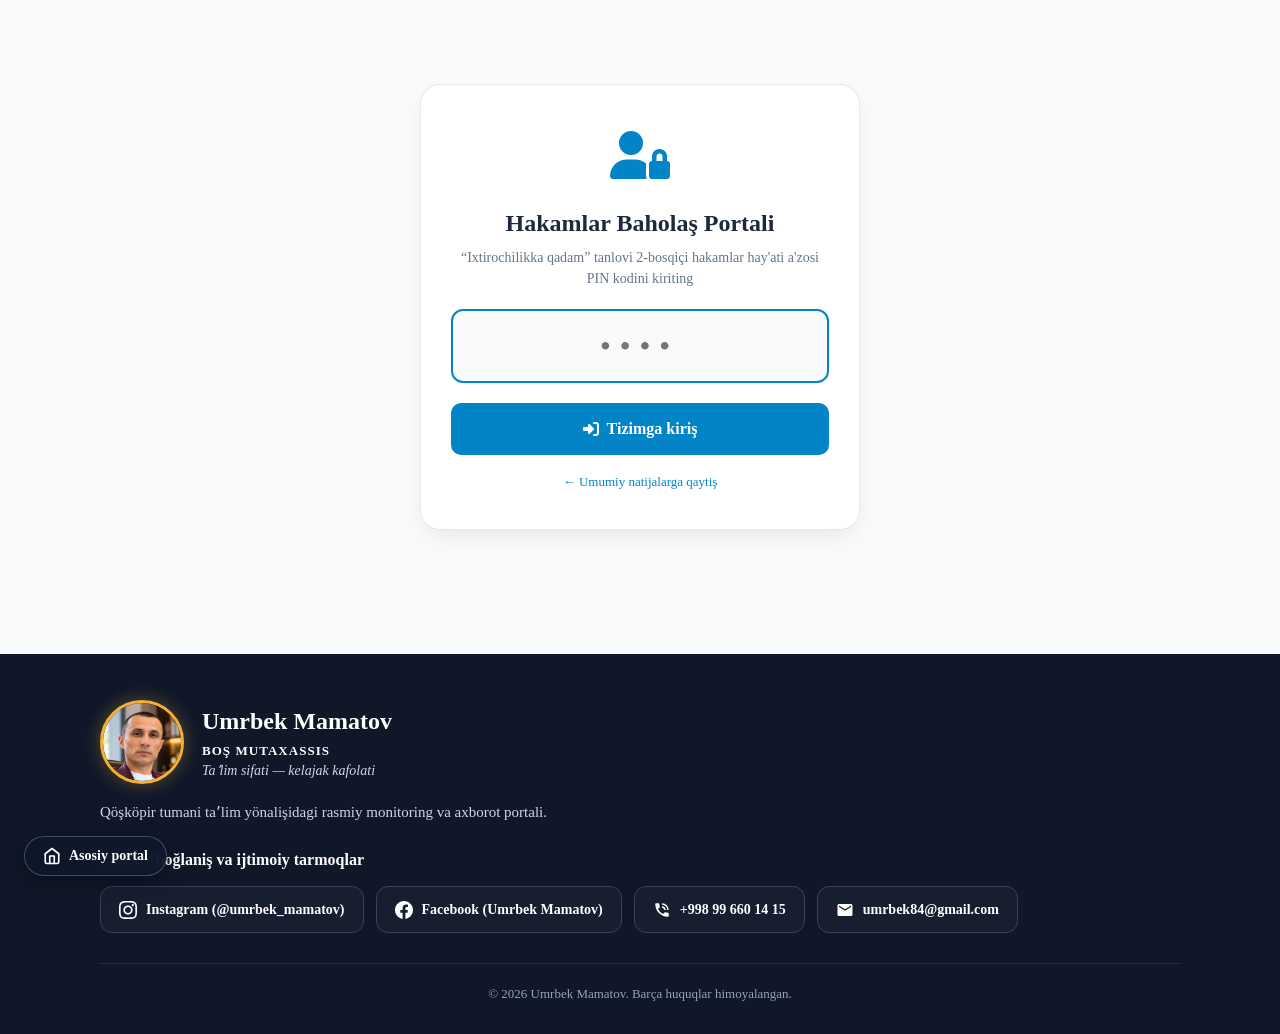
<file: ixtirochilik/hakam.html>
<!DOCTYPE html>
<html lang="uz">
<head>
  <meta charset="UTF-8">
  <meta name="viewport" content="width=device-width, initial-scale=1.0">
  <title>Hakamlar Baholaş Tizimi - "Ixtirochilikka qadam"</title>
  <link rel="stylesheet" href="style.css?v=20261120_1710">
  <link rel="stylesheet" href="https://cdnjs.cloudflare.com/ajax/libs/font-awesome/6.5.1/css/all.min.css">
</head>
<body>

  <div class="container">
    <!-- PIN orqali kirish ekrani -->
    <div id="pinScreen" class="pin-card">
      <div style="font-size: 48px; color: var(--primary); margin-bottom: 12px;">
        <i class="fa-solid fa-user-lock"></i>
      </div>
      <h2>Hakamlar Baholaş Portali</h2>
      <p style="color: #64748b; font-size: 14px; margin-top: 6px;">
        “Ixtirochilikka qadam” tanlovi 2-bosqiçi hakamlar hay'ati a'zosi PIN kodini kiriting
      </p>

      <input type="password" id="pinInput" class="pin-input" maxlength="4" placeholder="••••" autofocus onkeyup="if(event.key==='Enter') loginJudge()">
      
      <button onclick="loginJudge()" class="btn btn-primary" style="width: 100%; justify-content: center; padding: 14px; font-size: 16px;">
        <i class="fa-solid fa-right-to-bracket"></i> Tizimga kiriş
      </button>

      <div style="margin-top: 14px;">
        <a href="index.html" style="font-size: 13px; color: var(--primary); text-decoration: none;">
          ← Umumiy natijalarga qaytiş
        </a>
      </div>
    </div>

    <!-- Xush kelibsiz ekrani -->
    <div id="welcomeScreen" class="pin-card" style="display:none;">
      <div style="font-size: 56px; color: #059669; margin-bottom: 10px;"><i class="fa-solid fa-circle-check"></i></div>
      <p style="color:#64748b; font-size:14px;">PIN kod tasdiqlandi</p>
      <h2 id="welcomeName" style="margin: 8px 0 4px;"></h2>
      <p id="welcomeRole" style="color:#475569; font-size:14px; margin-bottom: 8px;"></p>
      <p style="color:#64748b; font-size:13px;">Siz “Ixtirochilikka qadam” tanlovi hakamlar hay'ati a'zosi sifatida kabinetga kirmoqdasiz. Barça baholaringiz şaxsiy hisoblanadi.</p>
      <button onclick="enterCabinet()" class="btn btn-primary" style="width:100%; justify-content:center; padding:14px; font-size:16px; margin-top:20px;">
        <i class="fa-solid fa-door-open"></i> Kabinetga kiriş
      </button>
      <button onclick="cancelWelcome()" class="btn btn-outline" style="width:100%; justify-content:center; margin-top:10px;">
        Bekor qiliş (boshqa PIN)
      </button>
    </div>

    <!-- Hakam Baholaş Kabineti -->
    <div id="judgeCabinet" style="display: none;">
      <!-- Hakam Profili va Boshqaruv Paneli -->
      <div style="background: white; border-radius: 20px; border: 1px solid var(--border); padding: 18px 24px; margin-bottom: 20px; display: flex; justify-content: space-between; align-items: center; flex-wrap: wrap; gap: 16px; box-shadow: var(--shadow);">
        
        <!-- Hakam F.I.SH. va Lavozimi burchakdagi maxsus karta -->
        <div class="judge-profile-card">
          <div class="judge-avatar-circle">
            <i class="fa-solid fa-user-check"></i>
          </div>
          <div class="judge-profile-info">
            <span class="judge-role-tag">Hakamlar hay'ati a'zosi</span>
            <div class="judge-fish-title" id="activeJudgeName">Abdullayev Rustam Alisherovich</div>
            <div class="judge-detail-sub" id="activeJudgeRole">1-Hakam · Informatika fani öqituvçisi</div>
          </div>
        </div>

        <!-- Boshqaruv tugmalari -->
        <div style="display: flex; gap: 10px; flex-wrap: wrap; align-items: center;">
          <span id="judgeProgressBadge" style="background: #e0e7ff; color: #3730a3; padding: 10px 16px; border-radius: 12px; font-size: 13.5px; font-weight: 800;">
            <i class="fa-solid fa-list-check"></i> 0 / 16 ta baholandi
          </span>
          <button onclick="openCriteriaModal()" class="btn btn-outline" style="background: #eef2ff; color: #4338ca; border-color: #c7d2fe; font-weight: 700; padding: 10px 18px;">
            <i class="fa-solid fa-book-bookmark"></i> Baholaş mezonlari (1-Ilova)
          </button>
          <a href="index.html" class="btn btn-outline" style="padding: 10px 18px;">
            <i class="fa-solid fa-chart-line"></i> Natijalar (Svod)
          </a>
          <button onclick="logoutJudge()" class="btn btn-outline" style="color: #dc2626; border-color: #fca5a5; padding: 10px 18px;">
            <i class="fa-solid fa-arrow-right-from-bracket"></i> Çiqiş
          </button>
        </div>
      </div>

      <!-- Qulflash tizimi haqida eslatma banneri -->
      <div style="background: #eff6ff; border: 1px solid #bfdbfe; border-radius: 12px; padding: 14px 18px; margin-bottom: 16px; display: flex; align-items: center; gap: 12px; font-size: 13px; color: #1e40af;">
        <i class="fa-solid fa-shield-halved" style="font-size: 20px; color: #2563eb;"></i>
        <div>
          <strong>Antikorrupciya va xavfsizlik qoidasi:</strong> Loyiha bahosi saqlangandan so‘ng özgartirişdan töliq qulflanadi. Qayta baholaş yoki tuzatiş kiritiş faqat tuman koordinatori (Umrbek Mamatov) maxsus ruxsati (Admin PIN-kod) orqali amalga oşiriladi.
        </div>
      </div>

      <!-- Holat bo'yicha tezkor filter tugmalari (Kim qoldi, kim baholanmadi) -->
      <div style="display: flex; justify-content: space-between; align-items: center; flex-wrap: wrap; gap: 12px; margin-bottom: 20px;">
        <div class="status-filter-bar" style="margin-bottom: 0;">
          <button id="filterBtn_ALL" class="filter-pill active" onclick="setCabinetFilter('ALL')">
            <i class="fa-solid fa-list-ul"></i> Barça öquvçilar (<span id="countAll">13</span>)
          </button>
          <button id="filterBtn_UNRATED" class="filter-pill pill-red" onclick="setCabinetFilter('UNRATED')">
            <i class="fa-solid fa-circle-exclamation" style="color: #ef4444;"></i> Baholanmaganlar (<span id="countUnrated">13</span> ta qoldi)
          </button>
          <button id="filterBtn_RATED" class="filter-pill pill-green" onclick="setCabinetFilter('RATED')">
            <i class="fa-solid fa-circle-check" style="color: #10b981;"></i> Baholanganlar (<span id="countRated">0</span>)
          </button>
        </div>
        <span id="syncStatusBadge" style="font-size: 12.5px; color: #64748b; font-weight: 600; display: inline-flex; align-items: center; gap: 6px;">
          <i class="fa-solid fa-cloud-check" style="color: #0284c7;"></i> Google Sheet ulangan
        </span>
      </div>

      <!-- Loyihalar bo'yicha 5 ta mezonli baholash ro'yxati -->
      <div id="evaluationsContainer">
        <!-- JS orqali to'ldiriladi -->
      </div>
    </div>
  </div>

  <!-- Chiroyli Saqlandi Bildirishnomasi (Toast) -->
  <div id="toastPopup" class="toast-popup" style="display: none;">
    <div class="toast-icon">
      <i class="fa-solid fa-circle-check"></i>
    </div>
    <div class="toast-content">
      <h4 id="toastTitle">Muvaffaqiyatli saqlandi!</h4>
      <p id="toastMsg">Loyiha baholari saqlandi va qulflandi.</p>
    </div>
  </div>

  <!-- Markaziy Chiroyli Dialog Oynasi (alert, confirm, prompt o'rniga) -->
  <div id="centerModalOverlay" class="center-modal-overlay" style="display: none;" onclick="if(event.target===this) closeCenterModal()">
    <div class="center-modal-box">
      <div id="centerModalIcon" class="center-modal-icon info"><i class="fa-solid fa-circle-info"></i></div>
      <h3 id="centerModalTitle" class="center-modal-title">Sarlavha</h3>
      <p id="centerModalDesc" class="center-modal-desc">Xabarnoma matni</p>
      <input type="password" id="centerModalInput" class="center-modal-input" placeholder="••••" style="display: none;" maxlength="10" onkeyup="if(event.key==='Enter') submitCenterPrompt()">
      <div class="center-modal-actions" id="centerModalActions">
        <!-- Dinamik tugmalar -->
      </div>
    </div>
  </div>

  <script src="data.js?v=20261121_1210"></script>
  <script>
    let appData = loadIxtirochilikData();
    let currentJudge = null;
    let unlockedProjects = {}; // Mas'ul PIN orqali vaqtincha ochilgan loyihalar
    let cabinetFilter = "ALL"; // ALL, UNRATED, RATED

    // =========================================================================
    // MARKAZIY MODAL MULOQOT TIZIMI (alert, confirm, prompt o'rniga)
    // =========================================================================
    let centerPromptCallback = null;

    function openCenterAlert({ title, desc, type = "info", buttonText = "Tushundim", onOk = null }) {
      const overlay = document.getElementById("centerModalOverlay");
      const icon = document.getElementById("centerModalIcon");
      const titleEl = document.getElementById("centerModalTitle");
      const descEl = document.getElementById("centerModalDesc");
      const inputEl = document.getElementById("centerModalInput");
      const actionsEl = document.getElementById("centerModalActions");

      if (inputEl) {
        inputEl.style.display = "none";
        inputEl.value = "";
      }
      centerPromptCallback = null;

      if (icon) {
        icon.className = `center-modal-icon ${type}`;
        let iconHtml = '<i class="fa-solid fa-circle-info"></i>';
        if (type === "success") iconHtml = '<i class="fa-solid fa-circle-check"></i>';
        else if (type === "warning") iconHtml = '<i class="fa-solid fa-triangle-exclamation"></i>';
        else if (type === "danger") iconHtml = '<i class="fa-solid fa-circle-xmark"></i>';
        icon.innerHTML = iconHtml;
      }

      if (titleEl) titleEl.innerText = title;
      if (descEl) descEl.innerText = desc;

      window._modalOkCb = onOk;
      if (actionsEl) {
        actionsEl.innerHTML = `
          <button class="btn btn-primary" style="padding: 12px 28px; font-size: 15px; font-weight: 700;" onclick="closeCenterModal(); if(typeof window._modalOkCb==='function'){const fn=window._modalOkCb; window._modalOkCb=null; fn();}">
            <i class="fa-solid fa-check"></i> ${buttonText}
          </button>
        `;
      }
      if (overlay) overlay.style.display = "flex";
      document.body.style.overflow = "hidden";
    }

    function openCenterConfirm({ title, desc, type = "warning", confirmText = "Ha, tasdiqlayman", cancelText = "Bekor qiliş", onConfirm, onCancel }) {
      const overlay = document.getElementById("centerModalOverlay");
      const icon = document.getElementById("centerModalIcon");
      const titleEl = document.getElementById("centerModalTitle");
      const descEl = document.getElementById("centerModalDesc");
      const inputEl = document.getElementById("centerModalInput");
      const actionsEl = document.getElementById("centerModalActions");

      if (inputEl) {
        inputEl.style.display = "none";
        inputEl.value = "";
      }
      centerPromptCallback = null;

      if (icon) {
        icon.className = `center-modal-icon ${type}`;
        let iconHtml = '<i class="fa-solid fa-triangle-exclamation"></i>';
        if (type === "danger") iconHtml = '<i class="fa-solid fa-circle-exclamation"></i>';
        else if (type === "info") iconHtml = '<i class="fa-solid fa-circle-question"></i>';
        icon.innerHTML = iconHtml;
      }

      if (titleEl) titleEl.innerText = title;
      if (descEl) descEl.innerText = desc;

      window._modalConfirmCb = onConfirm;
      window._modalCancelCb = onCancel;

      if (actionsEl) {
        actionsEl.innerHTML = `
          <button class="btn btn-outline" style="padding: 12px 22px; font-size: 14.5px; font-weight: 700;" onclick="closeCenterModal(); if(typeof window._modalCancelCb==='function'){window._modalCancelCb();}">
            ${cancelText}
          </button>
          <button class="btn ${type === 'danger' ? 'btn-danger' : 'btn-primary'}" style="padding: 12px 22px; font-size: 14.5px; font-weight: 700; background: ${type==='danger'?'#dc2626':'#0284c7'}; color:white;" onclick="closeCenterModal(); if(typeof window._modalConfirmCb==='function'){window._modalConfirmCb();}">
            ${confirmText}
          </button>
        `;
      }

      if (overlay) overlay.style.display = "flex";
      document.body.style.overflow = "hidden";
    }

    function openCenterPromptPin({ title, desc, onConfirm, onCancel }) {
      const overlay = document.getElementById("centerModalOverlay");
      const icon = document.getElementById("centerModalIcon");
      const titleEl = document.getElementById("centerModalTitle");
      const descEl = document.getElementById("centerModalDesc");
      const inputEl = document.getElementById("centerModalInput");
      const actionsEl = document.getElementById("centerModalActions");

      if (icon) {
        icon.className = `center-modal-icon info`;
        icon.innerHTML = '<i class="fa-solid fa-shield-halved"></i>';
      }

      if (titleEl) titleEl.innerText = title;
      if (descEl) descEl.innerText = desc;

      if (inputEl) {
        inputEl.style.display = "block";
        inputEl.value = "";
        inputEl.placeholder = "••••";
      }

      centerPromptCallback = onConfirm;
      window._modalCancelCb = onCancel;

      if (actionsEl) {
        actionsEl.innerHTML = `
          <button class="btn btn-outline" style="padding: 12px 22px; font-size: 14.5px; font-weight: 700;" onclick="closeCenterModal(); if(typeof window._modalCancelCb==='function'){window._modalCancelCb();}">
            Bekor qiliş
          </button>
          <button class="btn btn-primary" style="padding: 12px 24px; font-size: 14.5px; font-weight: 700;" onclick="submitCenterPrompt()">
            <i class="fa-solid fa-key"></i> Qulfni ochish
          </button>
        `;
      }

      if (overlay) overlay.style.display = "flex";
      document.body.style.overflow = "hidden";
      if (inputEl) setTimeout(() => inputEl.focus(), 150);
    }

    function submitCenterPrompt() {
      const inputEl = document.getElementById("centerModalInput");
      const val = inputEl ? inputEl.value.trim() : "";
      if (!val) {
        if (inputEl) inputEl.focus();
        return;
      }
      const cb = centerPromptCallback;
      closeCenterModal();
      if (typeof cb === "function") {
        cb(val);
      }
    }

    function closeCenterModal() {
      const overlay = document.getElementById("centerModalOverlay");
      if (overlay) overlay.style.display = "none";
      document.body.style.overflow = "auto";
    }

    // =========================================================================
    // HAKAM TIZIMIGA KIRISH VA IDENTIFIKATSIYA
    // =========================================================================
    async function loginJudge() {
      const pin = document.getElementById("pinInput").value.trim();
      if (!pin) return;

      const btn = document.querySelector("#pinScreen button");
      const origText = btn.innerHTML;
      btn.innerHTML = '<i class="fa-solid fa-spinner fa-spin"></i> Tekshirilmoqda...';

      // 1. Google Sheetdan PIN tekshirish
      const url = getGoogleSheetsApiUrl();
      if (url) {
        try {
          const res = await fetch(url + (url.includes("?") ? "&" : "?") + "action=verify_pin&pin=" + encodeURIComponent(pin));
          const json = await res.json();
          if (json && json.valid && json.judge) {
            btn.innerHTML = origText;
            
            // Agar Admin PIN kiritilgan bo'lsa
            const role = String(json.judge.role || "");
            if (role.toLowerCase().includes("admin") || json.judge.id === null) {
              openCenterAlert({
                title: "Diqqat! Admin PIN-kod",
                desc: "Ushbu PIN-kod Tuman koordinatori (Admin) uchun ajratilgan bo‘lib, baholangan loyihalar qulfini ochish uchun xizmat qiladi.\n\nHakamlar hay'ati a'zolari o‘zlariga berilgan 4 xonali shaxsiy PIN-kodi bilan kirishlari shart.",
                type: "warning"
              });
              document.getElementById("pinInput").value = "";
              return;
            }

            const fallbackJudge = appData.judges.find(j => j.id === json.judge.id);
            const judgeName = (json.judge.name && !json.judge.name.includes("Hakam")) ? json.judge.name : (fallbackJudge ? fallbackJudge.name : json.judge.name);

            currentJudge = {
              id: json.judge.id,
              name: judgeName,
              role: json.judge.role || (fallbackJudge ? fallbackJudge.role : "Hakam"),
              pin: pin
            };
            showWelcome(currentJudge);
            return;
          }
        } catch (e) {
          console.warn("Online PIN tekshirishda xatolik, mahalliy tekshiriladi:", e);
        }
      }

      // 2. Mahalliy zaxira tekshiruv
      btn.innerHTML = origText;
      if (pin === "7788") {
        openCenterAlert({
          title: "Diqqat! Admin PIN-kod",
          desc: "Ushbu PIN-kod Tuman koordinatori (Admin) uchun ajratilgan bo‘lib, baholangan loyihalar qulfini ochish uchun xizmat qiladi.\n\nHakamlar hay'ati a'zolari o‘zlariga berilgan 4 xonali shaxsiy PIN-kodi bilan kirishlari shart.",
          type: "warning"
        });
        document.getElementById("pinInput").value = "";
        return;
      }

      const j = appData.judges.find(item => item.pin === pin);
      if (j) {
        currentJudge = j;
        showWelcome(j);
        return;
      }

      openCenterAlert({
        title: "Noto‘g‘ri PIN-kod!",
        desc: "Kiritilgan PIN-kod bo‘yicha hakam topilmadi. Iltimos, PIN-kodni qaytadan tekshirib ko‘ring.",
        type: "danger"
      });
      document.getElementById("pinInput").value = "";
    }

    function showWelcome(j) {
      document.getElementById("pinScreen").style.display = "none";
      document.getElementById("welcomeScreen").style.display = "block";
      document.getElementById("welcomeName").innerText = "Xush kelibsiz, " + j.name + "!";
      document.getElementById("welcomeRole").innerText = `${j.id}-Hakam · ${j.role}`;
    }

    function cancelWelcome() {
      currentJudge = null;
      document.getElementById("welcomeScreen").style.display = "none";
      document.getElementById("pinScreen").style.display = "block";
      document.getElementById("pinInput").value = "";
    }

    function enterCabinet() {
      const j = currentJudge;
      document.getElementById("welcomeScreen").style.display = "none";
      document.getElementById("judgeCabinet").style.display = "block";
      window.scrollTo(0, 0);

      // Burchakdagi F.I.Sh. kartasini to'ldiramiz
      document.getElementById("activeJudgeName").innerText = j.name;
      document.getElementById("activeJudgeRole").innerText = `${j.id}-Hakam · ${j.role}`;

      // 1. DARHOL mavjud loyihalarni ekranga chiqarish (0 soniyada!)
      renderEvaluationCards();

      // 2. Orqa fonda Google Sheetdan yangi baholarni tekshirish (ekranni qotirmaydi)
      fetchLiveScoresInBackground();
    }

    async function fetchLiveScoresInBackground() {
      const syncBadge = document.getElementById("syncStatusBadge");
      if (syncBadge) {
        syncBadge.innerHTML = '<i class="fa-solid fa-spinner fa-spin"></i> Google Sheet bilan tekshirilmoqda...';
      }

      try {
        const liveEvals = await fetchLiveScoresFromGoogleSheets();
        if (liveEvals !== null) {
          appData.projects.forEach(p => {
            // Google Sheet — yagona asosiy manba: Sheet'da o'chirilgan baho hakam kabinetida ham ochiladi/o'chadi
            p.evaluations = liveEvals[p.id] ? liveEvals[p.id] : {};
          });
          saveIxtirochilikData(appData);
          renderEvaluationCards();
        }
        if (syncBadge) {
          syncBadge.innerHTML = '<i class="fa-solid fa-circle-check" style="color: #10b981;"></i> Google Sheet ulangan';
        }
      } catch (err) {
        console.warn("Orqa fonda yuklaşda xatolik:", err);
        if (syncBadge) {
          syncBadge.innerHTML = '<i class="fa-solid fa-wifi"></i> Mahalliy rejim';
        }
      }
    }

    function setCabinetFilter(filter) {
      cabinetFilter = filter;
      document.querySelectorAll(".filter-pill").forEach(el => el.classList.remove("active"));
      const btn = document.getElementById(`filterBtn_${filter}`);
      if (btn) btn.classList.add("active");
      renderEvaluationCards();
    }

    // =========================================================================
    // MATEMATIK MANTOQ BO'YICHA 3 XIL STATUSNI HISOBLASH VA KARTALARNI CHIQARISH
    // =========================================================================
    function getSavedCriteriaStats(proj, judgeId) {
      const ev = (proj.evaluations && proj.evaluations[judgeId]) ? proj.evaluations[judgeId] : {};
      const c1 = ev.c1;
      const c2 = ev.c2;
      const c3 = ev.c3;
      const c4 = ev.c4;
      const c5 = ev.c5;

      const filled = [c1, c2, c3, c4, c5].filter(v => v !== undefined && v !== null && v !== "");
      const count = filled.length;
      const total = (Number(c1) || 0) + (Number(c2) || 0) + (Number(c3) || 0) + (Number(c4) || 0) + (Number(c5) || 0);
      return { count, total, isFull: count === 5, hasAny: count > 0, ev };
    }

    function renderEvaluationCards() {
      const container = document.getElementById("evaluationsContainer");
      container.innerHTML = "";

      let fullyRatedCount = 0;

      // 1. Statistika
      appData.projects.forEach(p => {
        const stats = getSavedCriteriaStats(p, currentJudge.id);
        const isUnlocked = unlockedProjects[p.id] === true;
        // To'liq baholangan va qulflangan deb faqat 5 ta mezon to'liq saqlangan bo'lsa hisoblanadi
        if (stats.isFull && !isUnlocked) {
          fullyRatedCount++;
        }
      });

      const totalCount = appData.projects.length;
      const unratedCount = totalCount - fullyRatedCount;

      const countAllEl = document.getElementById("countAll");
      const countRatedEl = document.getElementById("countRated");
      const countUnratedEl = document.getElementById("countUnrated");
      const progBadge = document.getElementById("judgeProgressBadge");

      if (countAllEl) countAllEl.innerText = totalCount;
      if (countRatedEl) countRatedEl.innerText = fullyRatedCount;
      if (countUnratedEl) countUnratedEl.innerText = unratedCount;
      if (progBadge) {
        progBadge.innerHTML = `<i class="fa-solid fa-list-check"></i> ${fullyRatedCount} / ${totalCount} ta baholandi`;
      }

      // 2. Filter bo'yicha loyihalar
      const visibleProjects = appData.projects.filter(p => {
        const stats = getSavedCriteriaStats(p, currentJudge.id);
        const isUnlocked = unlockedProjects[p.id] === true;
        const isDone = stats.isFull && !isUnlocked;
        if (cabinetFilter === "RATED") return isDone;
        if (cabinetFilter === "UNRATED") return !isDone;
        return true;
      });

      if (visibleProjects.length === 0) {
        container.innerHTML = `
          <div style="background: white; border-radius: 16px; border: 1px dashed var(--border); padding: 40px 20px; text-align: center; color: #64748b;">
            <div style="font-size: 42px; color: #10b981; margin-bottom: 10px;"><i class="fa-solid fa-circle-check"></i></div>
            <h3 style="font-size: 18px; color: var(--dark); font-weight: 700;">Ushbu toifada loyihalar mavjud emas</h3>
            <p style="font-size: 14px; margin-top: 6px;">Barça loyihalarni ko‘rish uçun yuqoridagi <strong>«Barça öquvçilar»</strong> tugmasini bosing.</p>
          </div>
        `;
        return;
      }

      visibleProjects.forEach((proj) => {
        const realIdx = appData.projects.findIndex(x => x.id === proj.id);
        const stats = getSavedCriteriaStats(proj, currentJudge.id);
        const ev = stats.ev;

        const c1Val = (ev.c1 !== undefined && ev.c1 !== null) ? ev.c1 : "";
        const c2Val = (ev.c2 !== undefined && ev.c2 !== null) ? ev.c2 : "";
        const c3Val = (ev.c3 !== undefined && ev.c3 !== null) ? ev.c3 : "";
        const c4Val = (ev.c4 !== undefined && ev.c4 !== null) ? ev.c4 : "";
        const c5Val = (ev.c5 !== undefined && ev.c5 !== null) ? ev.c5 : "";

        const isUnlocked = unlockedProjects[proj.id] === true;
        const isLocked = (stats.isFull || stats.hasAny) && !isUnlocked;

        // MATEMATIK HOLATLAR:
        // 1. Yashil (status-green): 5/5 mezon to'liq to'ldirilgan va qulflangan
        // 2. Sariq (status-yellow): 1..4 mezon to'ldirilgan YOKI qulfi ochilgan
        // 3. Qizil (status-red): 0/5 mezon (umuman baholanmagan)
        let statusClass = "status-red";
        let statusBadge = "";
        let scoreColor = "#dc2626";

        if (isLocked && stats.isFull) {
          statusClass = "status-green";
          statusBadge = `<span class="status-badge-green"><i class="fa-solid fa-circle-check"></i> 🟢 Baholangan va Qulflangan (5/5)</span>`;
          scoreColor = "#15803d";
        } else if (isUnlocked) {
          statusClass = "status-yellow";
          statusBadge = `<span class="status-badge-yellow"><i class="fa-solid fa-pen-to-square"></i> ✏️ Qulf ochilgan (${stats.count}/5 mezon)</span>`;
          scoreColor = "#d97706";
        } else if (stats.hasAny) {
          statusClass = "status-yellow";
          statusBadge = `<span class="status-badge-yellow"><i class="fa-solid fa-hourglass-half"></i> 🟡 Jarayonda (${stats.count}/5 mezon)</span>`;
          scoreColor = "#d97706";
        } else {
          statusClass = "status-red";
          statusBadge = `<span class="status-badge-red"><i class="fa-solid fa-circle-xmark"></i> 🔴 Baholanmagan (0/5)</span>`;
          scoreColor = "#dc2626";
        }

        const card = document.createElement("div");
        card.className = "eval-card " + statusClass;
        card.id = `projCard_${proj.id}`;

        const membersStr = proj.members.map(m => m.name).join(", ");
        const disabledAttr = isLocked ? "disabled" : "";
        const inputStyle = isLocked ? "background:#f1f5f9; color:#475569; cursor:not-allowed;" : "";
        const chipStyle = isLocked ? "opacity:0.4; pointer-events:none; cursor:not-allowed;" : "";

        let bottomActionHtml = '';
        if (isLocked) {
          bottomActionHtml = `
            <div style="display:flex; justify-content:space-between; align-items:center; gap:12px; flex-wrap:wrap; margin-top:14px; padding-top:14px; border-top:1px dashed #bbf7d0;">
              <span style="font-size:13.5px; font-weight:700; color:#15803d;">
                <i class="fa-solid fa-shield-halved"></i> Baho to‘liq saqlangan va o‘zgartirishdan himoyalangan
              </span>
              <button class="btn" style="background:#f59e0b; color:white; font-weight:700; padding:10px 18px; border-radius:10px;" onclick="unlockProject(${proj.id})">
                <i class="fa-solid fa-lock-open"></i> O‘zgartirish uçun qulfni ochish (Mas'ul PIN)
              </button>
            </div>
          `;
        } else if (isUnlocked) {
          bottomActionHtml = `
            <div style="display:flex; justify-content:space-between; align-items:center; gap:12px; flex-wrap:wrap; margin-top:14px; padding-top:14px; border-top:1px dashed #fcd34d;">
              <span id="savedMark_${proj.id}" style="font-size:13.5px; font-weight:700; color:#b45309;">
                <i class="fa-solid fa-pen-to-square"></i> Baholarni to‘g‘rilang va qayta qulflash uçun saqlang
              </span>
              <button class="btn btn-success" id="saveBtn_${proj.id}" style="font-weight:700; padding:12px 22px; font-size:15px; border-radius:10px;" onclick="saveOne(${proj.id})">
                <i class="fa-solid fa-floppy-disk"></i> Yangi bahoni saqlaş va qayta qulflash
              </button>
            </div>
          `;
        } else {
          bottomActionHtml = `
            <div style="display:flex; justify-content:space-between; align-items:center; gap:12px; flex-wrap:wrap; margin-top:14px; padding-top:14px; border-top:1px dashed #fca5a5;">
              <span id="savedMark_${proj.id}" style="font-size:13.5px; font-weight:700; color:#dc2626;">
                <i class="fa-solid fa-clock"></i> Ushbu loyiha hali baholanmagan
              </span>
              <button class="btn btn-primary" id="saveBtn_${proj.id}" style="font-weight:700; padding:12px 22px; font-size:15px; border-radius:10px;" onclick="saveOne(${proj.id})">
                <i class="fa-solid fa-floppy-disk"></i> Bahoni saqlaş va qulflaş
              </button>
            </div>
          `;
        }

        card.innerHTML = `
          <div style="display: flex; justify-content: space-between; align-items: flex-start; margin-bottom: 16px; border-bottom: 1px solid var(--border); padding-bottom: 14px; flex-wrap: wrap; gap: 10px;">
            <div>
              <div style="display:flex; align-items:center; gap:8px; margin-bottom:6px; flex-wrap: wrap;">
                <span class="direction-tag">${proj.direction}</span>
                <span id="badgeContainer_${proj.id}">${statusBadge}</span>
              </div>
              <h3 style="font-size: 18.5px; font-weight: 800; color: var(--dark); margin: 4px 0;">${realIdx + 1}. ${proj.projectName}</h3>
              <p style="font-size: 13.5px; color: #475569; margin-top: 4px;">
                <i class="fa-solid fa-school" style="color: var(--primary);"></i> <strong>${proj.school}</strong> &nbsp;|&nbsp; 
                <i class="fa-solid fa-users" style="color: var(--primary);"></i> Mualliflar: <strong>${membersStr}</strong>
              </p>
            </div>
            <div style="background: white; border: 2px solid ${statusClass==='status-green' ? '#86efac' : statusClass==='status-yellow' ? '#fcd34d' : '#fca5a5'}; padding: 10px 18px; border-radius: 12px; text-align: right; box-shadow: 0 1px 3px rgba(0,0,0,0.05);">
              <span style="font-size: 12px; font-weight: 700; color: #64748b; text-transform: uppercase;">Ushbu hakam bali:</span>
              <div id="totalDisplay_${proj.id}" style="font-size: 26px; font-weight: 900; color: ${scoreColor};">${stats.total} / 100</div>
            </div>
          </div>

          <!-- 1-Mezon -->
          <div class="criteria-block">
            <div class="criteria-title">
              <span>1. Loyihaning tanlov yönalişlariga mos tayyorlanganligi</span>
              <span style="color: var(--primary); font-weight: 700;">Maksimal: 10 ball</span>
            </div>
            <div class="criteria-desc">Yo‘nalishga to‘liq mos, chuqur o‘rganilgan va muammolar to‘liq ko‘rsatilgan bo‘lsa yuqori ball.</div>
            
            <details style="margin: 4px 0 10px 0; font-size: 12px; color: #475569;">
              <summary style="cursor: pointer; color: var(--primary); font-weight: 600; user-select: none;">
                <i class="fa-solid fa-circle-question"></i> Mezon talablari (1-Ilova bo‘yicha batafsil)
              </summary>
              <div style="margin-top: 6px; padding: 8px 12px; background: white; border-radius: 8px; border: 1px solid #e2e8f0; line-height: 1.5;">
                • <strong>1-3 ball:</strong> Loyiha tayyorlangan, lekin yönalişga mos kelmagan, maqsad aks etmagan.<br>
                • <strong>4-6 ball:</strong> Qisman mos, ammo yönaliş chuqur o‘rganilmagan.<br>
                • <strong>7-10 ball:</strong> To‘liq mos, chuqur o‘rganilgan va mavjud muammolar to‘liq ko‘rsatilgan.
              </div>
            </details>

            <div class="score-control">
              <input type="number" min="0" max="10" class="score-num-input" id="c1_${proj.id}" value="${c1Val}" placeholder="0-10" ${disabledAttr} style="${inputStyle}" oninput="handleInputChange(${proj.id})">
              <button class="chip-btn" ${disabledAttr} style="${chipStyle}" onclick="setScore(${proj.id}, 'c1', 3)">1-3 (Mos emas)</button>
              <button class="chip-btn" ${disabledAttr} style="${chipStyle}" onclick="setScore(${proj.id}, 'c1', 6)">4-6 (Qisman)</button>
              <button class="chip-btn" ${disabledAttr} style="${chipStyle}" onclick="setScore(${proj.id}, 'c1', 9)">7-9 (Yaxshi)</button>
              <button class="chip-btn" ${disabledAttr} style="${chipStyle}" onclick="setScore(${proj.id}, 'c1', 10)">10 (A'lo)</button>
            </div>
          </div>

          <!-- 2-Mezon -->
          <div class="criteria-block">
            <div class="criteria-title">
              <span>2. Loyiha taqdimoti (prezentatsiya sifatli, infografika, savollarga javob, reglament)</span>
              <span style="color: var(--primary); font-weight: 700;">Maksimal: 25 ball</span>
            </div>
            <div class="criteria-desc">Vaqt reglamentiga (10-15 daqiqa) rioya qiliş, slayd 12 betdan oşmasligi, texnik savollarga to‘liq javob.</div>
            
            <details style="margin: 4px 0 10px 0; font-size: 12px; color: #475569;">
              <summary style="cursor: pointer; color: var(--primary); font-weight: 600; user-select: none;">
                <i class="fa-solid fa-circle-question"></i> Mezon talablari (1-Ilova bo‘yicha batafsil)
              </summary>
              <div style="margin-top: 6px; padding: 8px 12px; background: white; border-radius: 8px; border: 1px solid #e2e8f0; line-height: 1.5;">
                • <strong>1-6 ball:</strong> Talab darajasida emas, texnik sust, vaqt reglamentiga rioya qilinmagan.<br>
                • <strong>7-12 ball:</strong> Sodda va tuşunarli, ammo savollarga to‘liq javob berilmagan.<br>
                • <strong>13-18 ball:</strong> Mantiqiy to‘g‘ri, mazmunli, reglamentga rioya qilingan, ayrim xatoliklar bor.<br>
                • <strong>19-25 ball:</strong> Talab asosida, infografikali, savollarga to‘liq va aniq javob, reglamentga rioya qilingan. (Vaqt: 10-15 daqiqa, slayd: max 12 bet).
              </div>
            </details>

            <div class="score-control">
              <input type="number" min="0" max="25" class="score-num-input" id="c2_${proj.id}" value="${c2Val}" placeholder="0-25" ${disabledAttr} style="${inputStyle}" oninput="handleInputChange(${proj.id})">
              <button class="chip-btn" ${disabledAttr} style="${chipStyle}" onclick="setScore(${proj.id}, 'c2', 6)">1-6 (Sust)</button>
              <button class="chip-btn" ${disabledAttr} style="${chipStyle}" onclick="setScore(${proj.id}, 'c2', 12)">7-12 (Qisman)</button>
              <button class="chip-btn" ${disabledAttr} style="${chipStyle}" onclick="setScore(${proj.id}, 'c2', 18)">13-18 (Yaxshi)</button>
              <button class="chip-btn" ${disabledAttr} style="${chipStyle}" onclick="setScore(${proj.id}, 'c2', 25)">19-25 (A'lo)</button>
            </div>
          </div>

          <!-- 3-Mezon -->
          <div class="criteria-block">
            <div class="criteria-title">
              <span>3. Loyihaning texnik sifati va amaliy ishlanmasi (model, maket, dasturiy ishlanma)</span>
              <span style="color: #166534; font-weight: 800;">Maksimal: 25 ball (1-ustunlik)</span>
            </div>
            <div class="criteria-desc">Tayyor holatdagi işçi ishlanmalarga, amaliy prototiplarga yuqori ball beriladi. (Tenglikda 1-ustunlik).</div>
            
            <details style="margin: 4px 0 10px 0; font-size: 12px; color: #475569;">
              <summary style="cursor: pointer; color: var(--primary); font-weight: 600; user-select: none;">
                <i class="fa-solid fa-circle-question"></i> Mezon talablari (1-Ilova bo‘yicha batafsil)
              </summary>
              <div style="margin-top: 6px; padding: 8px 12px; background: white; border-radius: 8px; border: 1px solid #e2e8f0; line-height: 1.5;">
                • <strong>1-6 ball:</strong> Texnik jihatdan sust yoki amaliy ishlanma mavjud emas.<br>
                • <strong>7-12 ball:</strong> Qisman yoki yarim tayyor holatda, texnik kamchiliklar mavjud.<br>
                • <strong>13-18 ball:</strong> Deyarli tayyor, işçi holatda, ammo ba'zi kamchiliklar bor.<br>
                • <strong>19-25 ball:</strong> To‘liq tayyor, işçi model, barça elementlar puxta ishlab chiqilgan.
              </div>
            </details>

            <div class="score-control">
              <input type="number" min="0" max="25" class="score-num-input" id="c3_${proj.id}" value="${c3Val}" placeholder="0-25" ${disabledAttr} style="${inputStyle}" oninput="handleInputChange(${proj.id})">
              <button class="chip-btn" ${disabledAttr} style="${chipStyle}" onclick="setScore(${proj.id}, 'c3', 6)">1-6 (Maket yo‘q)</button>
              <button class="chip-btn" ${disabledAttr} style="${chipStyle}" onclick="setScore(${proj.id}, 'c3', 12)">7-12 (Yarim tayyor)</button>
              <button class="chip-btn" ${disabledAttr} style="${chipStyle}" onclick="setScore(${proj.id}, 'c3', 18)">13-18 (İşçi model)</button>
              <button class="chip-btn" ${disabledAttr} style="${chipStyle}" onclick="setScore(${proj.id}, 'c3', 25)">19-25 (To‘liq tayyor)</button>
            </div>
          </div>

          <!-- 4-Mezon -->
          <div class="criteria-block">
            <div class="criteria-title">
              <span>4. Loyihaning innovatsionligi va ijodiy yondashuv</span>
              <span style="color: var(--primary); font-weight: 700;">Maksimal: 20 ball</span>
            </div>
            <div class="criteria-desc">An'anaviy usullardan chiqib, yangi texnologiyalar va yangicha g‘oyalar qo‘llanilganligi.</div>
            
            <details style="margin: 4px 0 10px 0; font-size: 12px; color: #475569;">
              <summary style="cursor: pointer; color: var(--primary); font-weight: 600; user-select: none;">
                <i class="fa-solid fa-circle-question"></i> Mezon talablari (1-Ilova bo‘yicha batafsil)
              </summary>
              <div style="margin-top: 6px; padding: 8px 12px; background: white; border-radius: 8px; border: 1px solid #e2e8f0; line-height: 1.5;">
                • <strong>1-5 ball:</strong> Ijodiy yondashuv yo‘q, odatiy usul, yangilik mavjud emas.<br>
                • <strong>6-10 ball:</strong> Qisman ijodiy, yangi texnologiyalar yetarli emas, to‘liq javob berolmagan.<br>
                • <strong>11-15 ball:</strong> Ijodiy va innovatsion, yangicha g‘oya bor, ammo savollarga to‘liq javob berolmagan.<br>
                • <strong>16-20 ball:</strong> Yangicha g‘oya, innovatsion yechimlar, barça savollarga aniq va to‘liq javob.
              </div>
            </details>

            <div class="score-control">
              <input type="number" min="0" max="20" class="score-num-input" id="c4_${proj.id}" value="${c4Val}" placeholder="0-20" ${disabledAttr} style="${inputStyle}" oninput="handleInputChange(${proj.id})">
              <button class="chip-btn" ${disabledAttr} style="${chipStyle}" onclick="setScore(${proj.id}, 'c4', 5)">1-5 (Odatiy)</button>
              <button class="chip-btn" ${disabledAttr} style="${chipStyle}" onclick="setScore(${proj.id}, 'c4', 10)">6-10 (Qisman)</button>
              <button class="chip-btn" ${disabledAttr} style="${chipStyle}" onclick="setScore(${proj.id}, 'c4', 15)">11-15 (Yangi g‘oya)</button>
              <button class="chip-btn" ${disabledAttr} style="${chipStyle}" onclick="setScore(${proj.id}, 'c4', 20)">16-20 (Innovatsion)</button>
            </div>
          </div>

          <!-- 5-Mezon -->
          <div class="criteria-block">
            <div class="criteria-title">
              <span>5. Amalga oshirishda kutilayotgan natijalar va analoglardan afzalligi</span>
              <span style="color: var(--primary); font-weight: 700;">Maksimal: 20 ball</span>
            </div>
            <div class="criteria-desc">Real muammolarni hal qiliş, texnik va iqtisodiy asoslanganlik, o‘xshash analoglaridan ustunligi.</div>
            
            <details style="margin: 4px 0 10px 0; font-size: 12px; color: #475569;">
              <summary style="cursor: pointer; color: var(--primary); font-weight: 600; user-select: none;">
                <i class="fa-solid fa-circle-question"></i> Mezon talablari (1-Ilova bo‘yicha batafsil)
              </summary>
              <div style="margin-top: 6px; padding: 8px 12px; background: white; border-radius: 8px; border: 1px solid #e2e8f0; line-height: 1.5;">
                • <strong>1-5 ball:</strong> Real muammolarni hal qilishga qaratilmagan yoki natijalar mavhum.<br>
                • <strong>6-10 ball:</strong> Qisman hal qiladi, ammo tatbiq etish imkoni mavjud emas.<br>
                • <strong>11-15 ball:</strong> Tatbiq etish imkoni bor, lekin analoglaridan afzalligi yo‘q.<br>
                • <strong>16-20 ball:</strong> Real muammolarni hal qiladi, iqtisodiy asoslangan, analoglaridan aniq afzal.
              </div>
            </details>

            <div class="score-control">
              <input type="number" min="0" max="20" class="score-num-input" id="c5_${proj.id}" value="${c5Val}" placeholder="0-20" ${disabledAttr} style="${inputStyle}" oninput="handleInputChange(${proj.id})">
              <button class="chip-btn" ${disabledAttr} style="${chipStyle}" onclick="setScore(${proj.id}, 'c5', 5)">1-5 (Mavhum)</button>
              <button class="chip-btn" ${disabledAttr} style="${chipStyle}" onclick="setScore(${proj.id}, 'c5', 10)">6-10 (Qiyin)</button>
              <button class="chip-btn" ${disabledAttr} style="${chipStyle}" onclick="setScore(${proj.id}, 'c5', 15)">11-15 (Tatbiqiy)</button>
              <button class="chip-btn" ${disabledAttr} style="${chipStyle}" onclick="setScore(${proj.id}, 'c5', 20)">16-20 (Real afzal)</button>
            </div>
          </div>

          ${bottomActionHtml}
        `;
        container.appendChild(card);
      });
    }

    function setScore(projId, criterionId, score) {
      if (unlockedProjects[projId] !== true) {
        const p = appData.projects.find(x => x.id === projId);
        const stats = getSavedCriteriaStats(p, currentJudge.id);
        if (stats.isFull) return; // Qulflangan bo'lsa o'zgartirib bo'lmaydi
      }
      const el = document.getElementById(`${criterionId}_${projId}`);
      if (el) el.value = score;
      handleInputChange(projId);
    }

    function getFormCriteriaStats(projId) {
      const getVal = (cid) => {
        const el = document.getElementById(`${cid}_${projId}`);
        return el ? el.value.trim() : "";
      };
      const vals = [getVal("c1"), getVal("c2"), getVal("c3"), getVal("c4"), getVal("c5")];
      const filled = vals.filter(v => v !== "" && v !== null && v !== undefined);
      const count = filled.length;
      const total = (Number(vals[0]) || 0) + (Number(vals[1]) || 0) + (Number(vals[2]) || 0) + (Number(vals[3]) || 0) + (Number(vals[4]) || 0);
      return { count, total, isFull: count === 5, hasAny: count > 0 };
    }

    function handleInputChange(projId) {
      const p = appData.projects.find(x => x.id === projId);
      if (!p) return;

      const isUnlocked = unlockedProjects[projId] === true;
      const savedStats = getSavedCriteriaStats(p, currentJudge.id);
      if (savedStats.isFull && !isUnlocked) return; // Qulflangan holda tegilmaydi

      const stats = getFormCriteriaStats(projId);

      // 1. Ball yig'indisini yangilash
      const disp = document.getElementById(`totalDisplay_${projId}`);
      if (disp) {
        disp.innerText = `${stats.total} / 100`;
      }

      const card = document.getElementById(`projCard_${projId}`);
      const badge = document.getElementById(`badgeContainer_${projId}`);
      const savedMark = document.getElementById(`savedMark_${projId}`);

      // 2. MATEMATIK MANTOQ BO'YICHA RANGNI VA BADGENI DASTURXON QILISH:
      if (stats.count === 0) {
        // 0 ta mezon kiritilgan -> QIZIL
        if (card) {
          card.classList.remove("status-yellow", "status-green");
          card.classList.add("status-red");
        }
        if (badge) {
          badge.innerHTML = `<span class="status-badge-red"><i class="fa-solid fa-circle-xmark"></i> 🔴 Baholanmagan (0/5)</span>`;
        }
        if (disp) disp.style.color = "#dc2626";
        if (savedMark) {
          savedMark.innerHTML = `<i class="fa-solid fa-clock"></i> Ushbu loyiha hali baholanmagan`;
          savedMark.style.color = "#dc2626";
        }
      } else {
        // 1..5 ta mezon kiritilmoqda (lekin hali saqlanmagan) -> SARIQ
        if (card) {
          card.classList.remove("status-red", "status-green");
          card.classList.add("status-yellow");
        }
        if (badge) {
          if (isUnlocked) {
            badge.innerHTML = `<span class="status-badge-yellow"><i class="fa-solid fa-pen-to-square"></i> ✏️ Qulf ochilgan (${stats.count}/5 mezon)</span>`;
          } else {
            badge.innerHTML = `<span class="status-badge-yellow"><i class="fa-solid fa-hourglass-half"></i> 🟡 Jarayonda (${stats.count}/5 mezon)</span>`;
          }
        }
        if (disp) disp.style.color = "#d97706";
        if (savedMark) {
          savedMark.innerHTML = `<i class="fa-solid fa-pen"></i> Baholash jarayonda (${stats.count}/5 mezon). Saqlash uchun quyidagi tugmani bosing.`;
          savedMark.style.color = "#b45309";
        }
      }
    }

    function readEval(p) {
      const g = (k) => {
        const el = document.getElementById(`${k}_${p.id}`);
        return el ? el.value.trim() : "";
      };
      const c = { c1: g("c1"), c2: g("c2"), c3: g("c3"), c4: g("c4"), c5: g("c5") };
      if (Object.values(c).every(v => v === "")) return null;
      const lim = { c1: 10, c2: 25, c3: 25, c4: 20, c5: 20 };
      const out = {};
      for (const k in c) {
        out[k] = c[k] !== "" ? Math.min(lim[k], Math.max(0, Number(c[k]))) : null;
      }
      return out;
    }

    async function unlockProject(projId) {
      openCenterPromptPin({
        title: "Qulfni ochish (Mas'ul PIN)",
        desc: `${projId}-loyiha bahosini qayta o‘zgartirish uchun tuman koordinatori (Umrbek Mamatov) maxsus PIN-kodini kiriting:`,
        onConfirm: async (adminPin) => {
          const isValid = await verifyAdminPin(adminPin.trim());
          if (isValid) {
            unlockedProjects[projId] = true;
            renderEvaluationCards();
            openCenterAlert({
              title: "Qulf ochildi!",
              desc: "Admin ruxsati muvaffaqiyatli tasdiqlandi. Endi baholarni o‘zgartirishingiz mumkin.",
              type: "success"
            });
          } else {
            openCenterAlert({
              title: "Noto‘g‘ri PIN-kod!",
              desc: "Mas'ul PIN-kodi noto‘g‘ri kiritildi! Qulf ochilmadi. Tuman koordinatori (Umrbek Mamatov) bilan bog‘laning.",
              type: "danger"
            });
          }
        }
      });
    }

    async function saveOne(projId) {
      if (!currentJudge) return;
      const p = appData.projects.find(x => x.id === projId);
      const ev = readEval(p);
      if (!ev) { 
        openCenterAlert({
          title: "Baholar kiritilmadi!",
          desc: "Iltimos, avval mezonlar bo‘yicha ballarni kiriting.",
          type: "warning"
        });
        return; 
      }

      const filledCount = Object.values(ev).filter(v => v !== null).length;
      if (filledCount < 5) {
        openCenterConfirm({
          title: "Barcha mezonlar to‘ldirilmadi!",
          desc: `Diqqat! 5 ta mezondan faqat ${filledCount} tasi to‘ldirildi (${5 - filledCount} ta mezon bo‘sh qoldi).\n\nLoyiha to‘liq baholanmagan holatda saqlansinmi?`,
          type: "warning",
          confirmText: "Ha, saqlansin",
          cancelText: "To‘ldirishda davom etish",
          onConfirm: () => performSave(projId, ev)
        });
        return;
      }

      performSave(projId, ev);
    }

    async function performSave(projId, ev) {
      const p = appData.projects.find(x => x.id === projId);
      const saveBtn = document.getElementById(`saveBtn_${projId}`);
      if (saveBtn) {
        saveBtn.innerHTML = '<i class="fa-solid fa-spinner fa-spin"></i> Saqlanmoqda...';
        saveBtn.disabled = true;
      }

      if (!p.evaluations) p.evaluations = {};
      p.evaluations[currentJudge.id] = ev;
      saveIxtirochilikData(appData);

      // Saqlangach, darhol qulf rejimiga o'tkazish
      delete unlockedProjects[projId];

      try {
        await syncScoreToGoogleSheets(projId, currentJudge.id, ev);
      } catch (e) {
        console.warn("Sheetga yuborishda xatolik:", e);
      }

      renderEvaluationCards();

      // Markaziy chiroyli xabarnoma (hech qanday browser alert yo'q!)
      openCenterAlert({
        title: "Muvaffaqiyatli saqlandi!",
        desc: `${projId}-loyiha ("${p.projectName}") bahosi muvaffaqiyatli saqlandi va qulflandi!\n\nQayta o‘zgartirish faqat tuman koordinatori (Umrbek Mamatov) maxsus PIN-kodi orqali amalga oşiriladi.`,
        type: "success"
      });
    }

    function logoutJudge() {
      openCenterConfirm({
        title: "Tizimdan chiqish",
        desc: "Haqiqatan ham hakamlar kabinetidan chiqmoqchimisiz?",
        type: "danger",
        confirmText: "Ha, chiqish",
        cancelText: "Qolish",
        onConfirm: () => {
          currentJudge = null;
          unlockedProjects = {};
          document.getElementById("judgeCabinet").style.display = "none";
          document.getElementById("pinScreen").style.display = "block";
          document.getElementById("pinInput").value = "";
        }
      });
    }

    // Baholaş mezonlari modalini boshqarish
    function openCriteriaModal() {
      document.getElementById("criteriaModal").style.display = "flex";
      document.body.style.overflow = "hidden";
    }

    function closeCriteriaModal() {
      document.getElementById("criteriaModal").style.display = "none";
      document.body.style.overflow = "auto";
    }
  </script>

  <!-- Baholash Mezonlari Modali (Kabinetdan chiqmasdan o'qish uchun) -->
  <div id="criteriaModal" class="modal-overlay" style="display: none;" onclick="if(event.target===this) closeCriteriaModal()">
    <div class="modal-dialog">
      <div class="modal-header">
        <h3>
          <i class="fa-solid fa-book-open" style="color: var(--primary);"></i>
          1-ILOVA: Rasmiy Baholaş Mezonlari (Jami 100 ball)
        </h3>
        <button class="modal-close-btn" onclick="closeCriteriaModal()">&times;</button>
      </div>
      <div class="modal-body">
        <div style="background: #e0f2fe; border: 1px solid #bae6fd; border-radius: 12px; padding: 14px 18px; margin-bottom: 20px; font-size: 13px; color: #0369a1;">
          <i class="fa-solid fa-circle-info" style="font-size: 16px;"></i> <strong>Eslatma:</strong> Har bir loyiha 5 ta rasmiy mezon bo‘yicha 100 ballik shkalada baholanadi. 
          Vaqt reglamenti: <strong>10–15 daqiqa</strong>, taqdimot slaydi <strong>12 betdan oşmasligi</strong> şart.
        </div>

        <!-- 1-Mezon -->
        <div style="background: #f8fafc; border: 1px solid #e2e8f0; border-radius: 12px; padding: 16px; margin-bottom: 14px;">
          <div style="display: flex; justify-content: space-between; align-items: center; margin-bottom: 6px; flex-wrap: wrap; gap: 6px;">
            <strong style="color: var(--dark); font-size: 15px;">1. Loyihaning tanlov yönalişlariga mosligi</strong>
            <span class="badge" style="background: #e0f2fe; color: #0369a1; font-size: 12px;">Maksimal: 10 ball</span>
          </div>
          <p style="font-size: 13px; color: #475569; margin-bottom: 8px;">Yo‘nalishga to‘liq mos, chuqur o‘rganilgan va muammolar to‘liq ko‘rsatilganligi.</p>
          <ul style="font-size: 12.5px; color: #334155; padding-left: 20px; line-height: 1.6;">
            <li><strong>1-3 ball:</strong> Loyiha tayyorlangan, lekin yönalişga mos kelmagan, asosiy maqsad aks etmagan.</li>
            <li><strong>4-6 ball:</strong> Qisman mos, ammo yönaliş chuqur o‘rganilmagan.</li>
            <li><strong>7-10 ball:</strong> To‘liq mos, chuqur o‘rganilgan va mavjud muammolar to‘liq ko‘rsatilgan.</li>
          </ul>
        </div>

        <!-- 2-Mezon -->
        <div style="background: #f8fafc; border: 1px solid #e2e8f0; border-radius: 12px; padding: 16px; margin-bottom: 14px;">
          <div style="display: flex; justify-content: space-between; align-items: center; margin-bottom: 6px; flex-wrap: wrap; gap: 6px;">
            <strong style="color: var(--dark); font-size: 15px;">2. Loyiha taqdimoti (prezentatsiya)</strong>
            <span class="badge" style="background: #e0f2fe; color: #0369a1; font-size: 12px;">Maksimal: 25 ball</span>
          </div>
          <p style="font-size: 13px; color: #475569; margin-bottom: 8px;">Sifatli prezentatsiya, infografika, savollarga to‘liq javob va reglamentga rioya.</p>
          <ul style="font-size: 12.5px; color: #334155; padding-left: 20px; line-height: 1.6;">
            <li><strong>1-6 ball:</strong> Talab darajasida emas, texnik sust, vaqt reglamentiga rioya qilinmagan.</li>
            <li><strong>7-12 ball:</strong> Sodda va tuşunarli, ammo savollarga to‘liq javob berilmagan.</li>
            <li><strong>13-18 ball:</strong> Mantiqiy to‘g‘ri, mazmunli, reglamentga rioya qilingan, ayrim xatoliklar bor.</li>
            <li><strong>19-25 ball:</strong> Talab asosida, infografikali, savollarga to‘liq va aniq javob, reglamentga rioya qilingan.</li>
          </ul>
        </div>

        <!-- 3-Mezon -->
        <div style="background: #f0fdf4; border: 1px solid #bbf7d0; border-radius: 12px; padding: 16px; margin-bottom: 14px;">
          <div style="display: flex; justify-content: space-between; align-items: center; margin-bottom: 6px; flex-wrap: wrap; gap: 6px;">
            <strong style="color: #166534; font-size: 15px;">3. Loyihaning texnik sifati va modeli (maket/dastur/prototip)</strong>
            <span class="badge" style="background: #dcfce7; color: #166534; font-size: 12px; font-weight: 800;">Maksimal: 25 ball (1-ustunlik)</span>
          </div>
          <p style="font-size: 13px; color: #15803d; margin-bottom: 8px;">Tayyor amaliy ishlanma, işçi model yoki dasturiy yechimning puxtaligi.</p>
          <ul style="font-size: 12.5px; color: #166534; padding-left: 20px; line-height: 1.6;">
            <li><strong>1-6 ball:</strong> Texnik jihatdan sust yoki amaliy ishlanma mavjud emas.</li>
            <li><strong>7-12 ball:</strong> Qisman yoki yarim tayyor holatda, texnik kamchiliklar mavjud.</li>
            <li><strong>13-18 ball:</strong> Deyarli tayyor, işçi holatda, ammo ba'zi kamchiliklar bor.</li>
            <li><strong>19-25 ball:</strong> To‘liq tayyor, işçi model, barça elementlar puxta ishlab chiqilgan.</li>
          </ul>
        </div>

        <!-- 4-Mezon -->
        <div style="background: #f8fafc; border: 1px solid #e2e8f0; border-radius: 12px; padding: 16px; margin-bottom: 14px;">
          <div style="display: flex; justify-content: space-between; align-items: center; margin-bottom: 6px; flex-wrap: wrap; gap: 6px;">
            <strong style="color: var(--dark); font-size: 15px;">4. Loyihaning innovatsionligi va ijodiy yondashuv</strong>
            <span class="badge" style="background: #e0f2fe; color: #0369a1; font-size: 12px;">Maksimal: 20 ball</span>
          </div>
          <p style="font-size: 13px; color: #475569; margin-bottom: 8px;">An'anaviy usullardan chiqib, yangi texnologiyalar va yangicha g‘oyalar qo‘llanilganligi.</p>
          <ul style="font-size: 12.5px; color: #334155; padding-left: 20px; line-height: 1.6;">
            <li><strong>1-5 ball:</strong> Ijodiy yondashuv yo‘q, odatiy usul, yangilik mavjud emas.</li>
            <li><strong>6-10 ball:</strong> Qisman ijodiy, yangi texnologiyalar yetarli emas, to‘liq javob berolmagan.</li>
            <li><strong>11-15 ball:</strong> Ijodiy va innovatsion, yangicha g‘oya bor, ammo savollarga to‘liq javob berolmagan.</li>
            <li><strong>16-20 ball:</strong> Yangicha g‘oya, innovatsion yechimlar, barça savollarga aniq va to‘liq javob.</li>
          </ul>
        </div>

        <!-- 5-Mezon -->
        <div style="background: #f8fafc; border: 1px solid #e2e8f0; border-radius: 12px; padding: 16px; margin-bottom: 14px;">
          <div style="display: flex; justify-content: space-between; align-items: center; margin-bottom: 6px; flex-wrap: wrap; gap: 6px;">
            <strong style="color: var(--dark); font-size: 15px;">5. Kutilayotgan natijalar va analoglardan afzalligi</strong>
            <span class="badge" style="background: #e0f2fe; color: #0369a1; font-size: 12px;">Maksimal: 20 ball</span>
          </div>
          <p style="font-size: 13px; color: #475569; margin-bottom: 8px;">Real muammolarni hal qiliş, texnik va iqtisodiy asoslanganlik, afzalliklari.</p>
          <ul style="font-size: 12.5px; color: #334155; padding-left: 20px; line-height: 1.6;">
            <li><strong>1-5 ball:</strong> Real muammolarni hal qilishga qaratilmagan yoki natijalar mavhum.</li>
            <li><strong>6-10 ball:</strong> Qisman hal qiladi, ammo tatbiq etish imkoni mavjud emas.</li>
            <li><strong>11-15 ball:</strong> Tatbiq etish imkoni bor, lekin analoglaridan afzalligi yo‘q.</li>
            <li><strong>16-20 ball:</strong> Real muammolarni hal qiladi, iqtisodiy asoslangan, analoglaridan aniq afzal.</li>
          </ul>
        </div>

        <!-- Tenglikda ustunlik berish qoidalari -->
        <div style="background: #fffbeb; border: 1px solid #fde68a; border-radius: 12px; padding: 14px; font-size: 12.5px; color: #92400e; line-height: 1.6;">
          <strong style="color: #78350f;"><i class="fa-solid fa-scale-balanced"></i> Teng ballar yuzaga kelganda ustunlik berish tartibi (Tie-breaker):</strong><br>
          1) <strong>3-mezon (Texnik sifat)</strong> bali yuqori bo‘lgani;<br>
          2) <strong>2-mezon (Taqdimot)</strong> bali yuqori bo‘lgani;<br>
          3) <strong>4-mezon (Innovatsionlik)</strong> bali;<br>
          4) <strong>5-mezon (Kutilayotgan natijalar)</strong> bali;<br>
          5) <strong>1-mezon (Yo‘nalishga moslik)</strong> bali;<br>
          6) <strong>Individual iştirokçi</strong> (jamoaga nisbatan);<br>
          7) <strong>Yoshi yoshroq</strong> iştirokçi.
        </div>
      </div>
      <div class="modal-footer">
        <button class="btn btn-primary" style="padding: 12px 24px; font-size: 14px;" onclick="closeCriteriaModal()">
          <i class="fa-solid fa-check"></i> Tushundim, baholaşga qaytiş
        </button>
      </div>
    </div>
  </div>

  <!-- Rasmiy Portal Footeri (test.umamatov.uz andozasida) -->
  <!-- Rasmiy Portal Footeri (test.umamatov.uz andozasida) -->
  <footer class="site-footer no-print">
    <div class="wrap">
      <div class="f-top">
        <img class="f-logo" alt="Umrbek Mamatov" src="assets/umrbek-mamatov.jpg">
        <div>
          <div class="f-name">Umrbek Mamatov</div>
          <div class="f-role">BOŞ MUTAXASSIS</div>
          <div class="f-slogan">Taʼlim sifati — kelajak kafolati</div>
        </div>
      </div>
      <div class="f-desc">Qöşköpir tumani taʼlim yönalişidagi rasmiy monitoring va axborot portali.</div>
      <h5>Rasmiy boğlaniş va ijtimoiy tarmoqlar</h5>
      <div class="f-links">
        <a href="https://instagram.com/umrbek_mamatov" target="_blank" rel="noopener">
          <svg viewBox="0 0 24 24"><path d="M12 2.163c3.204 0 3.584.012 4.85.07 3.252.148 4.771 1.691 4.919 4.919.058 1.265.069 1.645.069 4.849 0 3.205-.012 3.584-.069 4.849-.149 3.225-1.664 4.771-4.919 4.919-1.266.058-1.644.07-4.85.07-3.204 0-3.584-.012-4.849-.07-3.26-.149-4.771-1.699-4.919-4.92-.058-1.265-.07-1.644-.07-4.849 0-3.204.013-3.583.07-4.849.149-3.227 1.664-4.771 4.919-4.919 1.266-.057 1.645-.069 4.849-.069zm0-2.163c-3.259 0-3.667.014-4.947.072-4.358.2-6.78 2.618-6.98 6.98-.059 1.281-.073 1.689-.073 4.948 0 3.259.014 3.668.072 4.948.2 4.358 2.618 6.78 6.98 6.98 1.281.058 1.689.072 4.948.072 3.259 0 3.668-.014 4.948-.072 4.354-.2 6.782-2.618 6.979-6.98.059-1.28.073-1.689.073-4.948 0-3.259-.014-3.667-.072-4.947-.196-4.354-2.617-6.78-6.979-6.98-1.281-.059-1.69-.073-4.949-.073zm0 5.838c-3.403 0-6.162 2.759-6.162 6.162s2.759 6.163 6.162 6.163 6.162-2.759 6.162-6.163c0-3.403-2.759-6.162-6.162-6.162zm0 10.162c-2.209 0-4-1.79-4-4 0-2.209 1.791-4 4-4s4 1.791 4 4c0 2.21-1.791 4-4 4zm6.406-11.845c-.796 0-1.441.645-1.441 1.44s.645 1.44 1.441 1.44c.795 0 1.439-.645 1.439-1.44s-.644-1.44-1.439-1.44z"/></svg>
          Instagram (@umrbek_mamatov)
        </a>
        <a href="https://facebook.com/Umrbek Mamatov" target="_blank" rel="noopener">
          <svg viewBox="0 0 24 24"><path d="M24 12.073c0-6.627-5.373-12-12-12s-12 5.373-12 12c0 5.99 4.388 10.954 10.125 11.854v-8.385H7.078v-3.47h3.047V9.43c0-3.007 1.792-4.669 4.533-4.669 1.312 0 2.686.235 2.686.235v2.953H15.83c-1.491 0-1.956.925-1.956 1.874v2.25h3.328l-.532 3.47h-2.796v8.385C19.612 23.027 24 18.062 24 12.073z"/></svg>
          Facebook (Umrbek Mamatov)
        </a>
        <a href="tel:+998996601415">
          <svg viewBox="0 0 24 24"><path d="M20 15.5c-1.25 0-2.45-.2-3.57-.57a1.02 1.02 0 0 0-1.02.24l-2.2 2.2a15.045 15.045 0 0 1-6.59-6.59l2.2-2.21a.96.96 0 0 0 .25-1A11.36 11.36 0 0 1 8.5 4c0-.55-.45-1-1-1H4c-.55 0-1 .45-1 1 0 9.39 7.61 17 17 17 .55 0 1-.45 1-1v-3.5c0-.55-.45-1-1-1zM19 12h2a9 9 0 0 0-9-9v2c3.87 0 7 3.13 7 7zm-4 0h2c0-2.76-2.24-5-5-5v2c1.66 0 3 1.34 3 3z"/></svg>
          +998 99 660 14 15
        </a>
        <a href="mailto:umrbek84@gmail.com">
          <svg viewBox="0 0 24 24"><path d="M20 4H4c-1.1 0-1.99.9-1.99 2L2 18c0 1.1.9 2 2 2h16c1.1 0 2-.9 2-2V6c0-1.1-.9-2-2-2zm0 4l-8 5-8-5V6l8 5 8-5v2z"/></svg>
          umrbek84@gmail.com
        </a>
      </div>
      <div class="f-copy">© 2026 Umrbek Mamatov. Barça huquqlar himoyalangan.</div>
    </div>
  </footer>

<!-- Asosiy portal (umamatov.uz) ga qaytish tugmasi -->
<style>
#um-portal-back {
  position: fixed;
  bottom: 24px;
  left: 24px;
  z-index: 2147482000;
  display: inline-flex;
  align-items: center;
  gap: 8px;
  padding: 10px 18px;
  border-radius: 30px;
  background: rgba(15, 23, 42, 0.92);
  backdrop-filter: blur(10px);
  color: #ffffff !important;
  font: 700 14px -apple-system, BlinkMacSystemFont, "Segoe UI", Roboto, sans-serif;
  text-decoration: none !important;
  border: 1px solid rgba(255, 255, 255, 0.22);
  box-shadow: 0 6px 20px rgba(0, 0, 0, 0.35);
  cursor: pointer;
  transition: all 0.25s ease;
}
#um-portal-back:hover {
  background: #1d4ed8;
  transform: translateY(-2px);
  box-shadow: 0 10px 25px rgba(29, 78, 216, 0.45);
  color: #fff !important;
}
#um-portal-back svg {
  width: 18px;
  height: 18px;
  fill: none;
  stroke: currentColor;
  stroke-width: 2.2;
  stroke-linecap: round;
  stroke-linejoin: round;
}
@media (max-width: 768px) {
  #um-portal-back {
    bottom: 18px;
    left: 16px;
    padding: 9px 14px;
    font-size: 13px;
    border-radius: 24px;
    box-shadow: 0 4px 16px rgba(0, 0, 0, 0.4);
  }
}
</style>
<a id="um-portal-back" href="https://umamatov.uz/" title="Asosiy portal (umamatov.uz) ga qaytish" onclick="umReturnToPortal(event)">
  <svg viewBox="0 0 24 24"><path d="M3 9l9-7 9 7v11a2 2 0 0 1-2 2H5a2 2 0 0 1-2-2z"></path><polyline points="9 22 9 12 15 12 15 22"></polyline></svg>
  <span>Asosiy portal</span>
</a>
<script>
function umReturnToPortal(e) {
  if (e) e.preventDefault();
  
  // 1. Agar oldingi vkladka (bosh sahifa) ochiq bo'lsa:
  if (window.opener && !window.opener.closed) {
    try {
      window.opener.focus();
      window.close(); // Ushbu vkladkani o'chirib/yopib yuboramiz!
      
      // Agar brauzer yopilishini kechiktirsa yoki bloklasa:
      setTimeout(function() {
        if (!window.closed) {
          window.location.href = 'https://umamatov.uz/';
        }
      }, 200);
      return;
    } catch(err) {
      try {
        window.close();
        return;
      } catch(e2) {}
    }
  }
  
  // 2. Agar oldingi vkladka yopilgan bo'lsa yoki to'g'ridan-to'g'ri ochilgan bo'lsa:
  // Shu vkladkaning o'zida bosh sahifani ochamiz:
  window.location.href = 'https://umamatov.uz/';
}
</script>

</body>
</html>
</file>
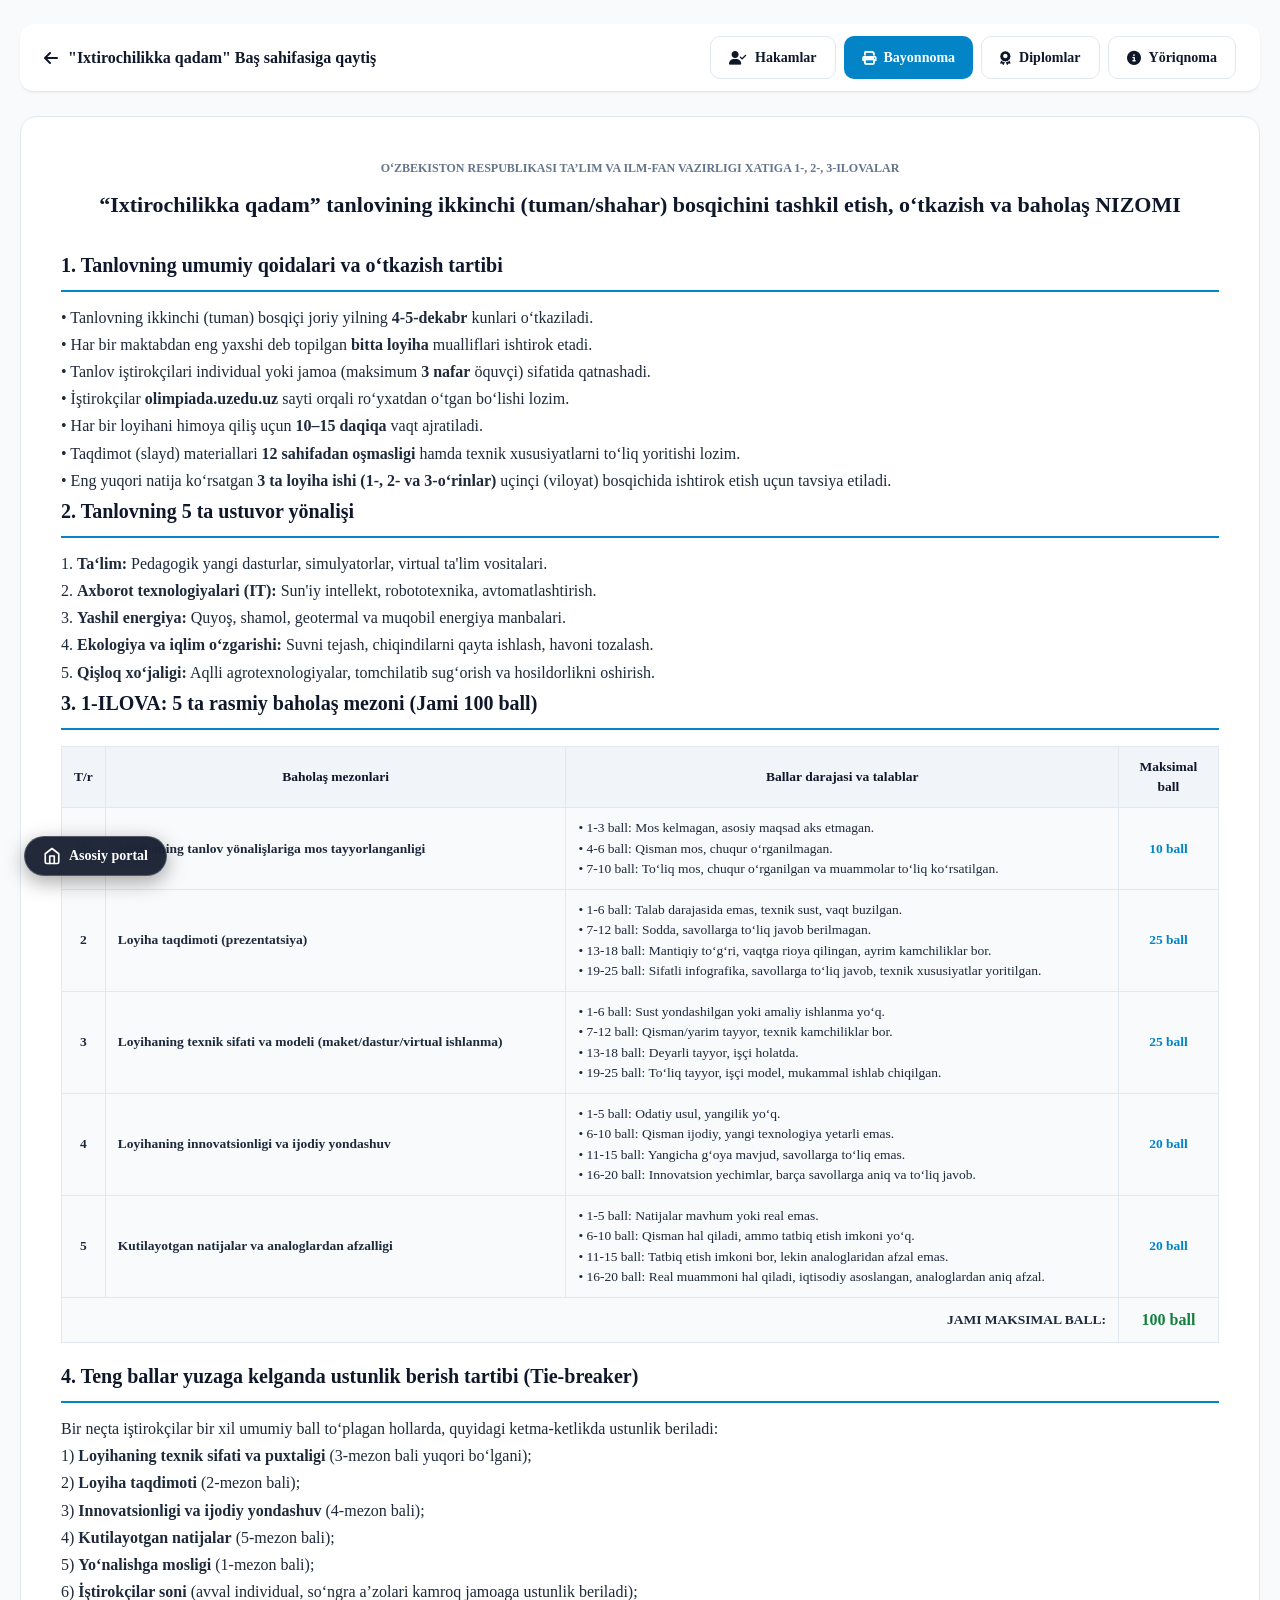
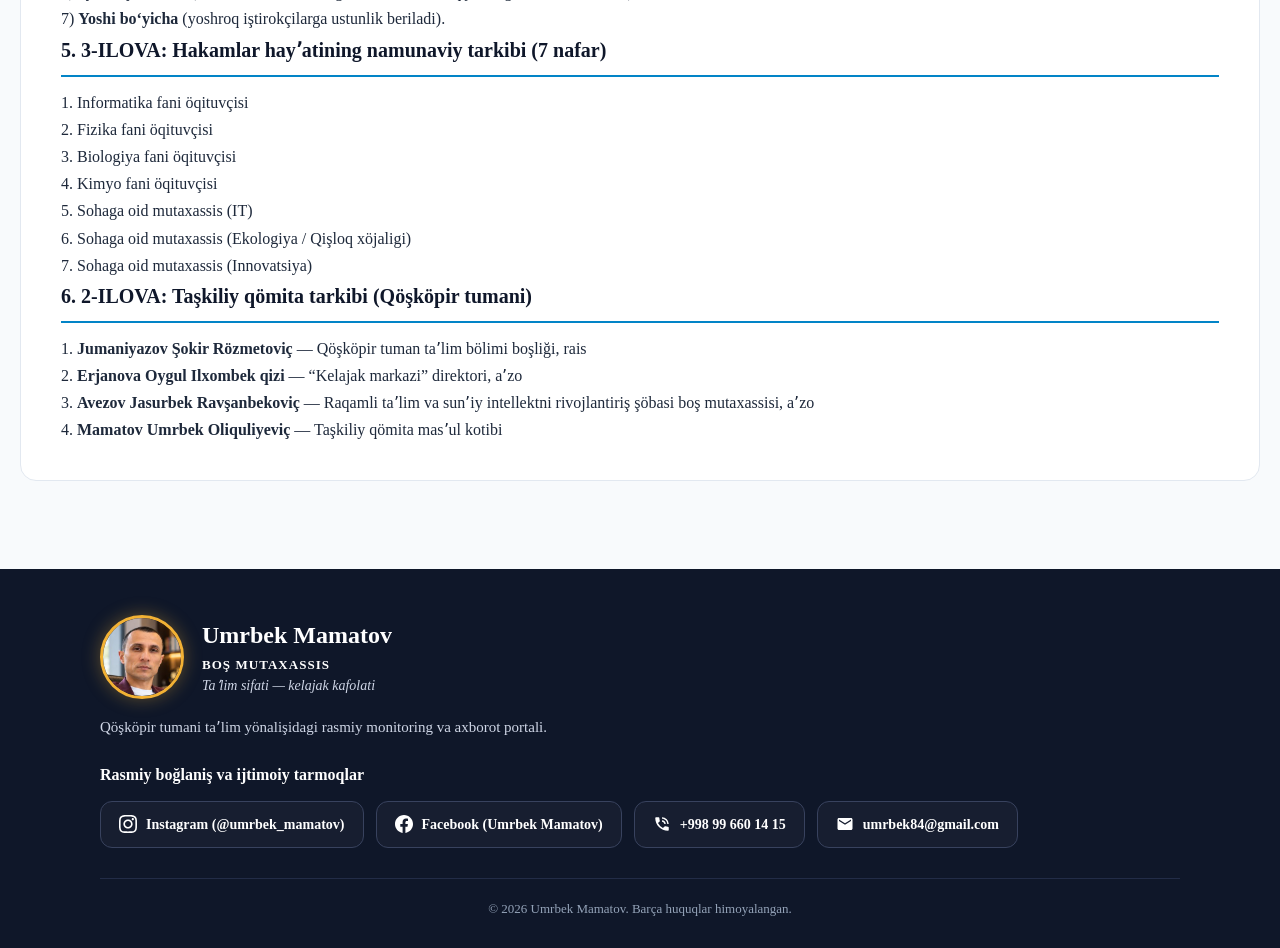
<file: ixtirochilik/nizom.html>
<!DOCTYPE html>
<html lang="uz">
<head>
  <meta charset="UTF-8">
  <meta name="viewport" content="width=device-width, initial-scale=1.0">
  <title>Rasmiy Nizom va Baholaş Mezonlari - "Ixtirochilikka qadam"</title>
  <link rel="stylesheet" href="style.css?v=20261120_1710">
  <link rel="stylesheet" href="https://cdnjs.cloudflare.com/ajax/libs/font-awesome/6.5.1/css/all.min.css">
  <style>
    .nizom-box {
      background: white;
      border-radius: 16px;
      border: 1px solid var(--border);
      padding: 36px 40px;
      margin-bottom: 24px;
      line-height: 1.7;
    }
    .nizom-box h2 {
      color: var(--dark);
      font-size: 20px;
      margin-bottom: 12px;
      border-bottom: 2px solid var(--primary);
      padding-bottom: 8px;
    }
    .nizom-box h3 {
      font-size: 16px;
      margin: 18px 0 8px 0;
      color: var(--primary-dark);
    }
    .criteria-table {
      width: 100%;
      border-collapse: collapse;
      margin: 16px 0;
      font-size: 13.5px;
    }
    .criteria-table th, .criteria-table td {
      border: 1px solid var(--border);
      padding: 10px 12px;
    }
    .criteria-table th {
      background: #f1f5f9;
      font-weight: 700;
      color: var(--dark);
    }
  </style>
</head>
<body>

  <div class="container">
    <nav class="top-nav">
      <a href="index.html" class="brand-link">
        <i class="fa-solid fa-arrow-left"></i>
        <span>"Ixtirochilikka qadam" Baş sahifasiga qaytiş</span>
      </a>
      <div style="display: flex; gap: 8px; flex-wrap:wrap;">
        <a href="hakam.html" class="btn btn-outline"><i class="fa-solid fa-user-check"></i> Hakamlar</a>
        <a href="bayonnoma.html" class="btn btn-primary"><i class="fa-solid fa-print"></i> Bayonnoma</a>
        <a href="diplom.html" class="btn btn-outline"><i class="fa-solid fa-award"></i> Diplomlar</a>
        <a href="yoriqnoma.html" class="btn btn-outline"><i class="fa-solid fa-circle-info"></i> Yöriqnoma</a>
      </div>
    </nav>

    <div class="nizom-box">
      <div style="text-align: center; margin-bottom: 24px;">
        <span style="font-size: 12px; font-weight: 700; color: #64748b; text-transform: uppercase;">
          O‘zbekiston Respublikasi Ta’lim va ilm-fan vazirligi xatiga 1-, 2-, 3-ILOVALAR
        </span>
        <h1 style="font-size: 22px; font-weight: 900; color: var(--dark); margin-top: 6px;">
          “Ixtirochilikka qadam” tanlovining ikkinchi (tuman/shahar) bosqichini tashkil etish, o‘tkazish va baholaş NIZOMI
        </h1>
      </div>

      <h2>1. Tanlovning umumiy qoidalari va o‘tkazish tartibi</h2>
      <p>
        • Tanlovning ikkinchi (tuman) bosqiçi joriy yilning <strong>4-5-dekabr</strong> kunlari o‘tkaziladi.<br>
        • Har bir maktabdan eng yaxshi deb topilgan <strong>bitta loyiha</strong> mualliflari ishtirok etadi.<br>
        • Tanlov iştirokçilari individual yoki jamoa (maksimum <strong>3 nafar</strong> öquvçi) sifatida qatnashadi.<br>
        • İştirokçilar <strong>olimpiada.uzedu.uz</strong> sayti orqali ro‘yxatdan o‘tgan bo‘lishi lozim.<br>
        • Har bir loyihani himoya qiliş uçun <strong>10–15 daqiqa</strong> vaqt ajratiladi.<br>
        • Taqdimot (slayd) materiallari <strong>12 sahifadan oşmasligi</strong> hamda texnik xususiyatlarni to‘liq yoritishi lozim.<br>
        • Eng yuqori natija ko‘rsatgan <strong>3 ta loyiha ishi (1-, 2- va 3-o‘rinlar)</strong> uçinçi (viloyat) bosqichida ishtirok etish uçun tavsiya etiladi.
      </p>

      <h2>2. Tanlovning 5 ta ustuvor yönalişi</h2>
      <p>
        1. <strong>Ta‘lim:</strong> Pedagogik yangi dasturlar, simulyatorlar, virtual ta'lim vositalari.<br>
        2. <strong>Axborot texnologiyalari (IT):</strong> Sun'iy intellekt, robototexnika, avtomatlashtirish.<br>
        3. <strong>Yashil energiya:</strong> Quyoş, shamol, geotermal va muqobil energiya manbalari.<br>
        4. <strong>Ekologiya va iqlim o‘zgarishi:</strong> Suvni tejash, chiqindilarni qayta ishlash, havoni tozalash.<br>
        5. <strong>Qişloq xo‘jaligi:</strong> Aqlli agrotexnologiyalar, tomchilatib sug‘orish va hosildorlikni oshirish.
      </p>

      <h2>3. 1-ILOVA: 5 ta rasmiy baholaş mezoni (Jami 100 ball)</h2>
      <table class="criteria-table">
        <thead>
          <tr>
            <th style="width: 40px;">T/r</th>
            <th>Baholaş mezonlari</th>
            <th>Ballar darajasi va talablar</th>
            <th style="width: 100px; text-align: center;">Maksimal ball</th>
          </tr>
        </thead>
        <tbody>
          <tr>
            <td style="text-align: center; font-weight: bold;">1</td>
            <td><strong>Loyihaning tanlov yönalişlariga mos tayyorlanganligi</strong></td>
            <td>
              • 1-3 ball: Mos kelmagan, asosiy maqsad aks etmagan.<br>
              • 4-6 ball: Qisman mos, chuqur o‘rganilmagan.<br>
              • 7-10 ball: To‘liq mos, chuqur o‘rganilgan va muammolar to‘liq ko‘rsatilgan.
            </td>
            <td style="text-align: center; font-weight: bold; color: var(--primary);">10 ball</td>
          </tr>
          <tr>
            <td style="text-align: center; font-weight: bold;">2</td>
            <td><strong>Loyiha taqdimoti (prezentatsiya)</strong></td>
            <td>
              • 1-6 ball: Talab darajasida emas, texnik sust, vaqt buzilgan.<br>
              • 7-12 ball: Sodda, savollarga to‘liq javob berilmagan.<br>
              • 13-18 ball: Mantiqiy to‘g‘ri, vaqtga rioya qilingan, ayrim kamchiliklar bor.<br>
              • 19-25 ball: Sifatli infografika, savollarga to‘liq javob, texnik xususiyatlar yoritilgan.
            </td>
            <td style="text-align: center; font-weight: bold; color: var(--primary);">25 ball</td>
          </tr>
          <tr>
            <td style="text-align: center; font-weight: bold;">3</td>
            <td><strong>Loyihaning texnik sifati va modeli (maket/dastur/virtual ishlanma)</strong></td>
            <td>
              • 1-6 ball: Sust yondashilgan yoki amaliy ishlanma yo‘q.<br>
              • 7-12 ball: Qisman/yarim tayyor, texnik kamchiliklar bor.<br>
              • 13-18 ball: Deyarli tayyor, işçi holatda.<br>
              • 19-25 ball: To‘liq tayyor, işçi model, mukammal ishlab chiqilgan.
            </td>
            <td style="text-align: center; font-weight: bold; color: var(--primary);">25 ball</td>
          </tr>
          <tr>
            <td style="text-align: center; font-weight: bold;">4</td>
            <td><strong>Loyihaning innovatsionligi va ijodiy yondashuv</strong></td>
            <td>
              • 1-5 ball: Odatiy usul, yangilik yo‘q.<br>
              • 6-10 ball: Qisman ijodiy, yangi texnologiya yetarli emas.<br>
              • 11-15 ball: Yangicha g‘oya mavjud, savollarga to‘liq emas.<br>
              • 16-20 ball: Innovatsion yechimlar, barça savollarga aniq va to‘liq javob.
            </td>
            <td style="text-align: center; font-weight: bold; color: var(--primary);">20 ball</td>
          </tr>
          <tr>
            <td style="text-align: center; font-weight: bold;">5</td>
            <td><strong>Kutilayotgan natijalar va analoglardan afzalligi</strong></td>
            <td>
              • 1-5 ball: Natijalar mavhum yoki real emas.<br>
              • 6-10 ball: Qisman hal qiladi, ammo tatbiq etish imkoni yo‘q.<br>
              • 11-15 ball: Tatbiq etish imkoni bor, lekin analoglaridan afzal emas.<br>
              • 16-20 ball: Real muammoni hal qiladi, iqtisodiy asoslangan, analoglardan aniq afzal.
            </td>
            <td style="text-align: center; font-weight: bold; color: var(--primary);">20 ball</td>
          </tr>
          <tr style="background: #f8fafc;">
            <td colspan="3" style="text-align: right; font-weight: bold;">JAMI MAKSIMAL BALL:</td>
            <td style="text-align: center; font-weight: 900; font-size: 16px; color: #15803d;">100 ball</td>
          </tr>
        </tbody>
      </table>

      <h2>4. Teng ballar yuzaga kelganda ustunlik berish tartibi (Tie-breaker)</h2>
      <p>
        Bir neçta iştirokçilar bir xil umumiy ball to‘plagan hollarda, quyidagi ketma-ketlikda ustunlik beriladi:<br>
        1) <strong>Loyihaning texnik sifati va puxtaligi</strong> (3-mezon bali yuqori bo‘lgani);<br>
        2) <strong>Loyiha taqdimoti</strong> (2-mezon bali);<br>
        3) <strong>Innovatsionligi va ijodiy yondashuv</strong> (4-mezon bali);<br>
        4) <strong>Kutilayotgan natijalar</strong> (5-mezon bali);<br>
        5) <strong>Yo‘nalishga mosligi</strong> (1-mezon bali);<br>
        6) <strong>İştirokçilar soni</strong> (avval individual, so‘ngra a’zolari kamroq jamoaga ustunlik beriladi);<br>
        7) <strong>Yoshi bo‘yicha</strong> (yoshroq iştirokçilarga ustunlik beriladi).
      </p>

      <h2>5. 3-ILOVA: Hakamlar hayʼatining namunaviy tarkibi (7 nafar)</h2>
      <p>
        1. Informatika fani öqituvçisi<br>
        2. Fizika fani öqituvçisi<br>
        3. Biologiya fani öqituvçisi<br>
        4. Kimyo fani öqituvçisi<br>
        5. Sohaga oid mutaxassis (IT)<br>
        6. Sohaga oid mutaxassis (Ekologiya / Qişloq xöjaligi)<br>
        7. Sohaga oid mutaxassis (Innovatsiya)
      </p>

      <h2>6. 2-ILOVA: Taşkiliy qömita tarkibi (Qöşköpir tumani)</h2>
      <p>
        1. <strong>Jumaniyazov Şokir Rözmetoviç</strong> — Qöşköpir tuman taʼlim bölimi boşliği, rais<br>
        2. <strong>Erjanova Oygul Ilxombek qizi</strong> — “Kelajak markazi” direktori, aʼzo<br>
        3. <strong>Avezov Jasurbek Ravşanbekoviç</strong> — Raqamli taʼlim va sunʼiy intellektni rivojlantiriş şöbasi boş mutaxassisi, aʼzo<br>
        4. <strong>Mamatov Umrbek Oliquliyeviç</strong> — Taşkiliy qömita masʼul kotibi
      </p>
    </div>
  </div>


  <!-- Rasmiy Portal Footeri (test.umamatov.uz andozasida) -->
  <!-- Rasmiy Portal Footeri (test.umamatov.uz andozasida) -->
  <footer class="site-footer no-print">
    <div class="wrap">
      <div class="f-top">
        <img class="f-logo" alt="Umrbek Mamatov" src="assets/umrbek-mamatov.jpg">
        <div>
          <div class="f-name">Umrbek Mamatov</div>
          <div class="f-role">BOŞ MUTAXASSIS</div>
          <div class="f-slogan">Taʼlim sifati — kelajak kafolati</div>
        </div>
      </div>
      <div class="f-desc">Qöşköpir tumani taʼlim yönalişidagi rasmiy monitoring va axborot portali.</div>
      <h5>Rasmiy boğlaniş va ijtimoiy tarmoqlar</h5>
      <div class="f-links">
        <a href="https://instagram.com/umrbek_mamatov" target="_blank" rel="noopener">
          <svg viewBox="0 0 24 24"><path d="M12 2.163c3.204 0 3.584.012 4.85.07 3.252.148 4.771 1.691 4.919 4.919.058 1.265.069 1.645.069 4.849 0 3.205-.012 3.584-.069 4.849-.149 3.225-1.664 4.771-4.919 4.919-1.266.058-1.644.07-4.85.07-3.204 0-3.584-.012-4.849-.07-3.26-.149-4.771-1.699-4.919-4.92-.058-1.265-.07-1.644-.07-4.849 0-3.204.013-3.583.07-4.849.149-3.227 1.664-4.771 4.919-4.919 1.266-.057 1.645-.069 4.849-.069zm0-2.163c-3.259 0-3.667.014-4.947.072-4.358.2-6.78 2.618-6.98 6.98-.059 1.281-.073 1.689-.073 4.948 0 3.259.014 3.668.072 4.948.2 4.358 2.618 6.78 6.98 6.98 1.281.058 1.689.072 4.948.072 3.259 0 3.668-.014 4.948-.072 4.354-.2 6.782-2.618 6.979-6.98.059-1.28.073-1.689.073-4.948 0-3.259-.014-3.667-.072-4.947-.196-4.354-2.617-6.78-6.979-6.98-1.281-.059-1.69-.073-4.949-.073zm0 5.838c-3.403 0-6.162 2.759-6.162 6.162s2.759 6.163 6.162 6.163 6.162-2.759 6.162-6.163c0-3.403-2.759-6.162-6.162-6.162zm0 10.162c-2.209 0-4-1.79-4-4 0-2.209 1.791-4 4-4s4 1.791 4 4c0 2.21-1.791 4-4 4zm6.406-11.845c-.796 0-1.441.645-1.441 1.44s.645 1.44 1.441 1.44c.795 0 1.439-.645 1.439-1.44s-.644-1.44-1.439-1.44z"/></svg>
          Instagram (@umrbek_mamatov)
        </a>
        <a href="https://facebook.com/Umrbek Mamatov" target="_blank" rel="noopener">
          <svg viewBox="0 0 24 24"><path d="M24 12.073c0-6.627-5.373-12-12-12s-12 5.373-12 12c0 5.99 4.388 10.954 10.125 11.854v-8.385H7.078v-3.47h3.047V9.43c0-3.007 1.792-4.669 4.533-4.669 1.312 0 2.686.235 2.686.235v2.953H15.83c-1.491 0-1.956.925-1.956 1.874v2.25h3.328l-.532 3.47h-2.796v8.385C19.612 23.027 24 18.062 24 12.073z"/></svg>
          Facebook (Umrbek Mamatov)
        </a>
        <a href="tel:+998996601415">
          <svg viewBox="0 0 24 24"><path d="M20 15.5c-1.25 0-2.45-.2-3.57-.57a1.02 1.02 0 0 0-1.02.24l-2.2 2.2a15.045 15.045 0 0 1-6.59-6.59l2.2-2.21a.96.96 0 0 0 .25-1A11.36 11.36 0 0 1 8.5 4c0-.55-.45-1-1-1H4c-.55 0-1 .45-1 1 0 9.39 7.61 17 17 17 .55 0 1-.45 1-1v-3.5c0-.55-.45-1-1-1zM19 12h2a9 9 0 0 0-9-9v2c3.87 0 7 3.13 7 7zm-4 0h2c0-2.76-2.24-5-5-5v2c1.66 0 3 1.34 3 3z"/></svg>
          +998 99 660 14 15
        </a>
        <a href="mailto:umrbek84@gmail.com">
          <svg viewBox="0 0 24 24"><path d="M20 4H4c-1.1 0-1.99.9-1.99 2L2 18c0 1.1.9 2 2 2h16c1.1 0 2-.9 2-2V6c0-1.1-.9-2-2-2zm0 4l-8 5-8-5V6l8 5 8-5v2z"/></svg>
          umrbek84@gmail.com
        </a>
      </div>
      <div class="f-copy">© 2026 Umrbek Mamatov. Barça huquqlar himoyalangan.</div>
    </div>
  </footer>

<!-- Asosiy portal (umamatov.uz) ga qaytish tugmasi -->
<style>
#um-portal-back {
  position: fixed;
  bottom: 24px;
  left: 24px;
  z-index: 2147482000;
  display: inline-flex;
  align-items: center;
  gap: 8px;
  padding: 10px 18px;
  border-radius: 30px;
  background: rgba(15, 23, 42, 0.92);
  backdrop-filter: blur(10px);
  color: #ffffff !important;
  font: 700 14px -apple-system, BlinkMacSystemFont, "Segoe UI", Roboto, sans-serif;
  text-decoration: none !important;
  border: 1px solid rgba(255, 255, 255, 0.22);
  box-shadow: 0 6px 20px rgba(0, 0, 0, 0.35);
  cursor: pointer;
  transition: all 0.25s ease;
}
#um-portal-back:hover {
  background: #1d4ed8;
  transform: translateY(-2px);
  box-shadow: 0 10px 25px rgba(29, 78, 216, 0.45);
  color: #fff !important;
}
#um-portal-back svg {
  width: 18px;
  height: 18px;
  fill: none;
  stroke: currentColor;
  stroke-width: 2.2;
  stroke-linecap: round;
  stroke-linejoin: round;
}
@media (max-width: 768px) {
  #um-portal-back {
    bottom: 18px;
    left: 16px;
    padding: 9px 14px;
    font-size: 13px;
    border-radius: 24px;
    box-shadow: 0 4px 16px rgba(0, 0, 0, 0.4);
  }
}
</style>
<a id="um-portal-back" href="https://umamatov.uz/" title="Asosiy portal (umamatov.uz) ga qaytish" onclick="umReturnToPortal(event)">
  <svg viewBox="0 0 24 24"><path d="M3 9l9-7 9 7v11a2 2 0 0 1-2 2H5a2 2 0 0 1-2-2z"></path><polyline points="9 22 9 12 15 12 15 22"></polyline></svg>
  <span>Asosiy portal</span>
</a>
<script>
function umReturnToPortal(e) {
  if (e) e.preventDefault();
  
  // 1. Agar oldingi vkladka (bosh sahifa) ochiq bo'lsa:
  if (window.opener && !window.opener.closed) {
    try {
      window.opener.focus();
      window.close(); // Ushbu vkladkani o'chirib/yopib yuboramiz!
      
      // Agar brauzer yopilishini kechiktirsa yoki bloklasa:
      setTimeout(function() {
        if (!window.closed) {
          window.location.href = 'https://umamatov.uz/';
        }
      }, 200);
      return;
    } catch(err) {
      try {
        window.close();
        return;
      } catch(e2) {}
    }
  }
  
  // 2. Agar oldingi vkladka yopilgan bo'lsa yoki to'g'ridan-to'g'ri ochilgan bo'lsa:
  // Shu vkladkaning o'zida bosh sahifani ochamiz:
  window.location.href = 'https://umamatov.uz/';
}
</script>

</body>
</html>
</file>
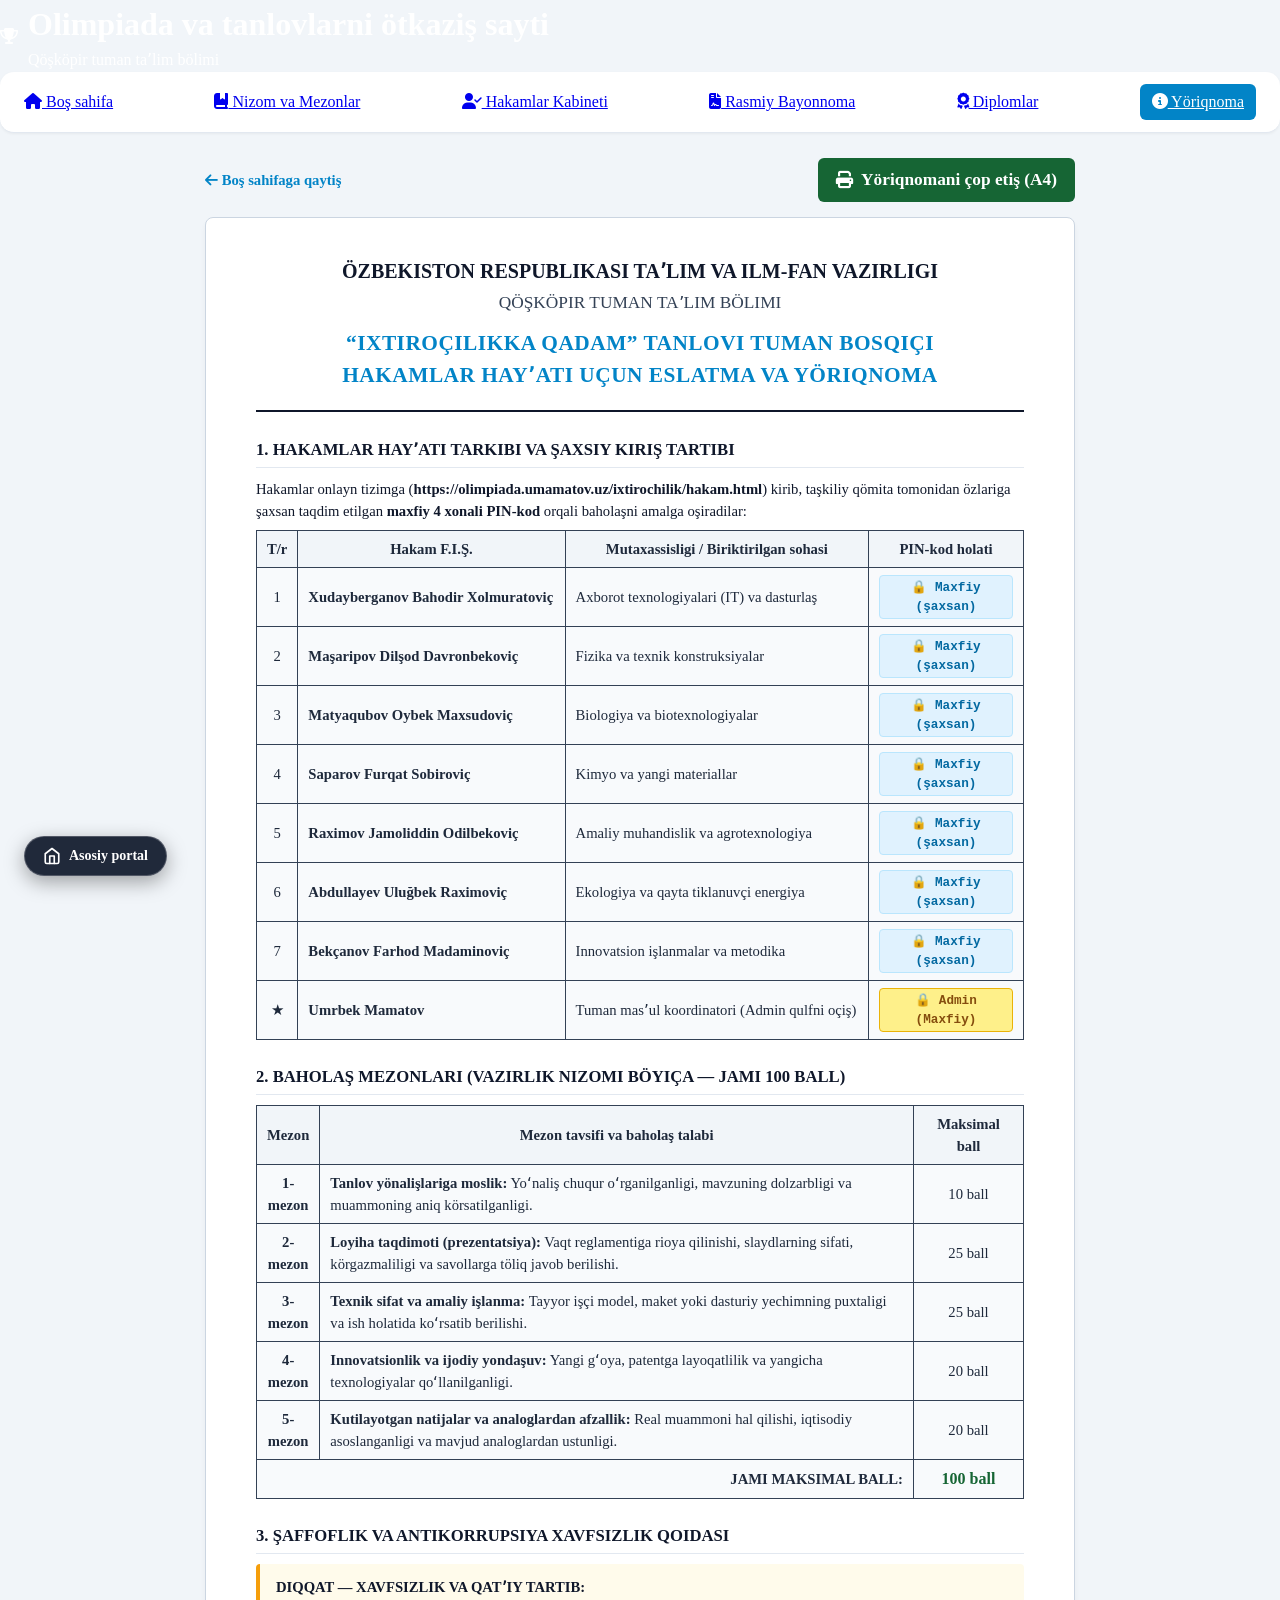
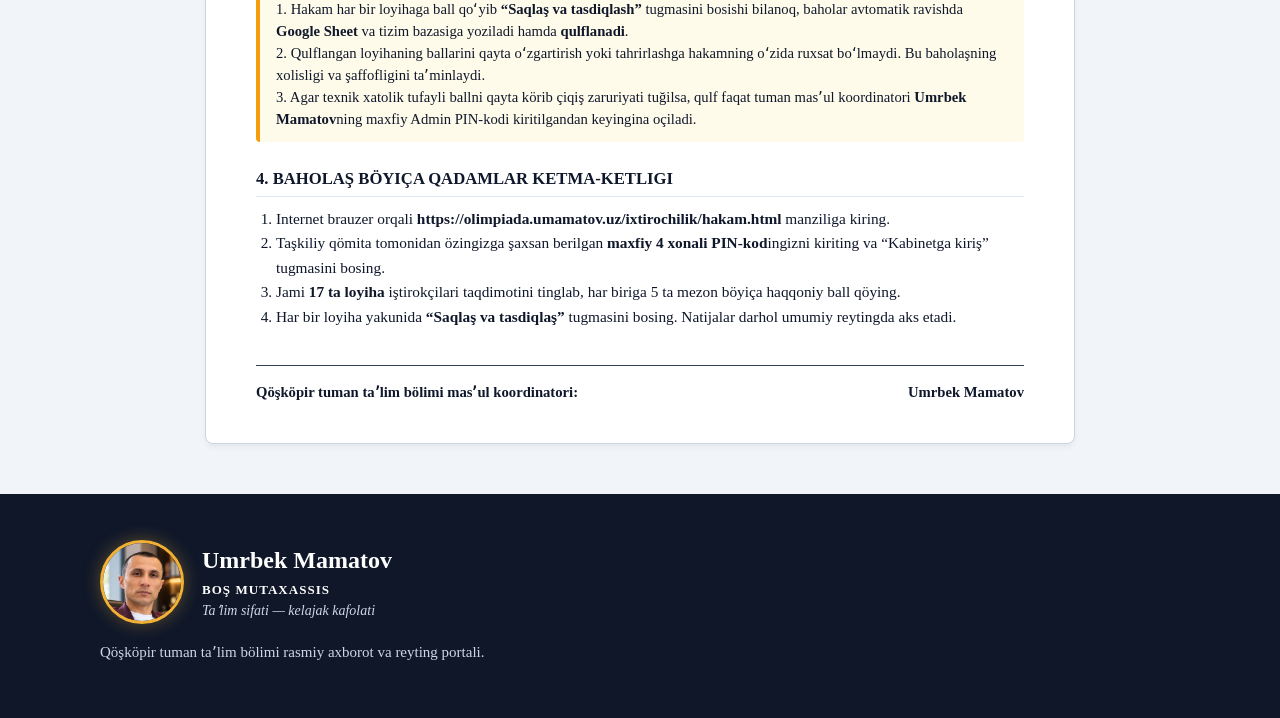
<file: ixtirochilik/yoriqnoma.html>
<!DOCTYPE html>
<html lang="uz">
<head>
  <meta charset="UTF-8">
  <meta name="viewport" content="width=device-width, initial-scale=1.0">
  <title>Hakamlar Hayʼati Uçun Yöriqnoma va Eslatma — “Ixtiroçilikka qadam”</title>
  <link rel="stylesheet" href="style.css?v=20261120_1620">
  <link rel="stylesheet" href="https://cdnjs.cloudflare.com/ajax/libs/font-awesome/6.4.0/css/all.min.css">
  <style>
    body {
      background: #f1f5f9;
      font-family: 'Times New Roman', Times, serif;
      color: #0f172a;
    }

    .memo-wrap {
      max-width: 900px;
      margin: 25px auto 50px auto;
      padding: 0 15px;
    }

    .memo-sheet {
      background: #ffffff;
      border: 1px solid #cbd5e1;
      border-radius: 8px;
      padding: 40px 50px;
      box-shadow: 0 4px 6px -1px rgba(0,0,0,0.06);
    }

    .memo-header {
      text-align: center;
      border-bottom: 2px solid #0f172a;
      padding-bottom: 18px;
      margin-bottom: 25px;
    }

    .memo-header h2 {
      font-size: 15pt;
      font-weight: bold;
      text-transform: uppercase;
      margin: 0 0 6px 0;
      line-height: 1.3;
    }

    .memo-header h3 {
      font-size: 13pt;
      font-weight: normal;
      margin: 0 0 12px 0;
      color: #334155;
    }

    .memo-header .doc-title {
      font-size: 16pt;
      font-weight: bold;
      color: #0284c7;
      text-transform: uppercase;
      letter-spacing: 0.5px;
      margin-top: 10px;
    }

    .memo-sec {
      margin-bottom: 24px;
    }

    .memo-sec-title {
      font-size: 12.5pt;
      font-weight: bold;
      text-transform: uppercase;
      margin-bottom: 10px;
      color: #0f172a;
      display: flex;
      align-items: center;
      gap: 8px;
      border-bottom: 1px solid #e2e8f0;
      padding-bottom: 5px;
    }

    .memo-table {
      width: 100%;
      border-collapse: collapse;
      margin-bottom: 15px;
      font-size: 11pt;
    }

    .memo-table th, .memo-table td {
      border: 1px solid #334155;
      padding: 7px 10px;
      text-align: left;
    }

    .memo-table th {
      background: #f1f5f9;
      font-weight: bold;
      text-align: center;
    }

    .memo-table td.center {
      text-align: center;
    }

    .pin-badge {
      display: inline-block;
      background: #e0f2fe;
      color: #0369a1;
      font-family: monospace;
      font-weight: bold;
      font-size: 12pt;
      padding: 2px 8px;
      border-radius: 4px;
      border: 1px solid #bae6fd;
    }

    .alert-box {
      background: #fffbeb;
      border-left: 4px solid #f59e0b;
      padding: 12px 16px;
      border-radius: 4px;
      margin-bottom: 18px;
      font-size: 11pt;
      line-height: 1.5;
    }

    .steps-list {
      margin: 0;
      padding-left: 20px;
      font-size: 11.5pt;
      line-height: 1.6;
    }

    .print-bar {
      display: flex;
      justify-content: space-between;
      align-items: center;
      margin-bottom: 15px;
    }

    .btn-print {
      background: #166534;
      color: #ffffff;
      border: none;
      padding: 9px 18px;
      border-radius: 6px;
      font-size: 13pt;
      font-weight: bold;
      cursor: pointer;
      display: inline-flex;
      align-items: center;
      gap: 8px;
    }

    .btn-print:hover {
      background: #15803d;
    }

    @media print {
      body {
        background: #ffffff !important;
        margin: 0 !important;
        padding: 0 !important;
      }
      .site-header, .top-nav, .site-footer, .print-bar, .no-print {
        display: none !important;
      }
      .memo-wrap {
        max-width: 100% !important;
        margin: 0 !important;
        padding: 0 !important;
      }
      .memo-sheet {
        border: none !important;
        box-shadow: none !important;
        padding: 0 !important;
      }
      @page {
        size: A4 portrait;
        margin: 15mm 15mm 15mm 15mm;
      }
    }
  </style>
</head>
<body>

  <!-- Sayt Yuqori Paneli -->
  <header class="site-header no-print">
    <div class="header-container wrap">
      <div class="brand">
        <a href="index.html" class="brand-link" style="color:#ffffff; text-decoration:none; display:flex; align-items:center; gap:10px;">
          <i class="fa-solid fa-trophy brand-icon"></i>
          <div>
            <h1 class="portal-title">Olimpiada va tanlovlarni ötkaziş sayti</h1>
            <p class="portal-subtitle">Qöşköpir tuman taʼlim bölimi</p>
          </div>
        </a>
      </div>
      <nav class="top-nav">
        <a href="index.html" class="nav-item"><i class="fa-solid fa-house"></i> Boş sahifa</a>
        <a href="nizom.html" class="nav-item"><i class="fa-solid fa-book-bookmark"></i> Nizom va Mezonlar</a>
        <a href="hakam.html" class="nav-item"><i class="fa-solid fa-user-check"></i> Hakamlar Kabineti</a>
        <a href="bayonnoma.html" class="nav-item"><i class="fa-solid fa-file-contract"></i> Rasmiy Bayonnoma</a>
        <a href="diplom.html" class="nav-item"><i class="fa-solid fa-award"></i> Diplomlar</a>
        <a href="yoriqnoma.html" class="nav-item active" style="background:#0284c7; color:#fff; border-radius:6px; padding:6px 12px;"><i class="fa-solid fa-circle-info"></i> Yöriqnoma</a>
      </nav>
    </div>
  </header>

  <main class="memo-wrap">
    <div class="print-bar no-print">
      <a href="index.html" style="color:#0284c7; text-decoration:none; font-weight:bold; font-size:11pt;">
        <i class="fa-solid fa-arrow-left"></i> Boş sahifaga qaytiş
      </a>
      <button type="button" class="btn-print" onclick="window.print()">
        <i class="fa-solid fa-print"></i> Yöriqnomani çop etiş (A4)
      </button>
    </div>

    <div class="memo-sheet">
      <div class="memo-header">
        <h2>ÖZBEKISTON RESPUBLIKASI TAʼLIM VA ILM-FAN VAZIRLIGI</h2>
        <h3>QÖŞKÖPIR TUMAN TAʼLIM BÖLIMI</h3>
        <div class="doc-title">“IXTIROÇILIKKA QADAM” TANLOVI TUMAN BOSQIÇI<br>HAKAMLAR HAYʼATI UÇUN ESLATMA VA YÖRIQNOMA</div>
      </div>

      <!-- 1. Hakamlar tarkibi (PIN-kodlar maxfiy saqlanadi!) -->
      <div class="memo-sec">
        <div class="memo-sec-title">1. Hakamlar hayʼati tarkibi va şaxsiy kiriş tartibi</div>
        <p style="font-size:11pt; margin-bottom:8px;">
          Hakamlar onlayn tizimga (<strong>https://olimpiada.umamatov.uz/ixtirochilik/hakam.html</strong>) kirib, taşkiliy qömita tomonidan özlariga şaxsan taqdim etilgan <strong>maxfiy 4 xonali PIN-kod</strong> orqali baholaşni amalga oşiradilar:
        </p>
        <table class="memo-table">
          <thead>
            <tr>
              <th style="width: 40px;">T/r</th>
              <th>Hakam F.I.Ş.</th>
              <th>Mutaxassisligi / Biriktirilgan sohasi</th>
              <th style="width: 155px;">PIN-kod holati</th>
            </tr>
          </thead>
          <tbody>
            <tr>
              <td class="center">1</td>
              <td><strong>Xudayberganov Bahodir Xolmuratoviç</strong></td>
              <td>Axborot texnologiyalari (IT) va dasturlaş</td>
              <td class="center"><span class="pin-badge" style="font-size:9.5pt;">🔒 Maxfiy (şaxsan)</span></td>
            </tr>
            <tr>
              <td class="center">2</td>
              <td><strong>Maşaripov Dilşod Davronbekoviç</strong></td>
              <td>Fizika va texnik konstruksiyalar</td>
              <td class="center"><span class="pin-badge" style="font-size:9.5pt;">🔒 Maxfiy (şaxsan)</span></td>
            </tr>
            <tr>
              <td class="center">3</td>
              <td><strong>Matyaqubov Oybek Maxsudoviç</strong></td>
              <td>Biologiya va biotexnologiyalar</td>
              <td class="center"><span class="pin-badge" style="font-size:9.5pt;">🔒 Maxfiy (şaxsan)</span></td>
            </tr>
            <tr>
              <td class="center">4</td>
              <td><strong>Saparov Furqat Sobiroviç</strong></td>
              <td>Kimyo va yangi materiallar</td>
              <td class="center"><span class="pin-badge" style="font-size:9.5pt;">🔒 Maxfiy (şaxsan)</span></td>
            </tr>
            <tr>
              <td class="center">5</td>
              <td><strong>Raximov Jamoliddin Odilbekoviç</strong></td>
              <td>Amaliy muhandislik va agrotexnologiya</td>
              <td class="center"><span class="pin-badge" style="font-size:9.5pt;">🔒 Maxfiy (şaxsan)</span></td>
            </tr>
            <tr>
              <td class="center">6</td>
              <td><strong>Abdullayev Uluğbek Raximoviç</strong></td>
              <td>Ekologiya va qayta tiklanuvçi energiya</td>
              <td class="center"><span class="pin-badge" style="font-size:9.5pt;">🔒 Maxfiy (şaxsan)</span></td>
            </tr>
            <tr>
              <td class="center">7</td>
              <td><strong>Bekçanov Farhod Madaminoviç</strong></td>
              <td>Innovatsion işlanmalar va metodika</td>
              <td class="center"><span class="pin-badge" style="font-size:9.5pt;">🔒 Maxfiy (şaxsan)</span></td>
            </tr>
            <tr style="background:#f8fafc;">
              <td class="center">★</td>
              <td><strong>Umrbek Mamatov</strong></td>
              <td>Tuman masʼul koordinatori (Admin qulfni oçiş)</td>
              <td class="center"><span class="pin-badge" style="background:#fef08a; color:#854d0e; border-color:#eab308; font-size:9.5pt;">🔒 Admin (Maxfiy)</span></td>
            </tr>
          </tbody>
        </table>
      </div>

      <!-- 2. Baholash mezonlari -->
      <div class="memo-sec">
        <div class="memo-sec-title">2. Baholaş mezonlari (Vazirlik Nizomi böyiça — Jami 100 ball)</div>
        <table class="memo-table">
          <thead>
            <tr>
              <th style="width: 50px;">Mezon</th>
              <th>Mezon tavsifi va baholaş talabi</th>
              <th style="width: 110px;">Maksimal ball</th>
            </tr>
          </thead>
          <tbody>
            <tr>
              <td class="center"><strong>1-mezon</strong></td>
              <td><strong>Tanlov yönalişlariga moslik:</strong> Yoʻnaliş chuqur oʻrganilganligi, mavzuning dolzarbligi va muammoning aniq körsatilganligi.</td>
              <td class="center bold">10 ball</td>
            </tr>
            <tr>
              <td class="center"><strong>2-mezon</strong></td>
              <td><strong>Loyiha taqdimoti (prezentatsiya):</strong> Vaqt reglamentiga rioya qilinishi, slaydlarning sifati, körgazmaliligi va savollarga töliq javob berilishi.</td>
              <td class="center bold">25 ball</td>
            </tr>
            <tr>
              <td class="center"><strong>3-mezon</strong></td>
              <td><strong>Texnik sifat va amaliy işlanma:</strong> Tayyor işçi model, maket yoki dasturiy yechimning puxtaligi va ish holatida koʻrsatib berilishi.</td>
              <td class="center bold">25 ball</td>
            </tr>
            <tr>
              <td class="center"><strong>4-mezon</strong></td>
              <td><strong>Innovatsionlik va ijodiy yondaşuv:</strong> Yangi gʻoya, patentga layoqatlilik va yangicha texnologiyalar qoʻllanilganligi.</td>
              <td class="center bold">20 ball</td>
            </tr>
            <tr>
              <td class="center"><strong>5-mezon</strong></td>
              <td><strong>Kutilayotgan natijalar va analoglardan afzallik:</strong> Real muammoni hal qilishi, iqtisodiy asoslanganligi va mavjud analoglardan ustunligi.</td>
              <td class="center bold">20 ball</td>
            </tr>
            <tr style="background:#f1f5f9; font-weight:bold;">
              <td colspan="2" style="text-align:right;">JAMI MAKSIMAL BALL:</td>
              <td class="center" style="font-size:12pt; color:#166534;">100 ball</td>
            </tr>
          </tbody>
        </table>
      </div>

      <!-- 3. Shaffoflik va Qulf tizimi -->
      <div class="memo-sec">
        <div class="memo-sec-title">3. Şaffoflik va Antikorrupsiya xavfsizlik qoidasi</div>
        <div class="alert-box">
          <strong>DIQQAT — XAVFSIZLIK VA QATʼIY TARTIB:</strong><br>
          1. Hakam har bir loyihaga ball qoʻyib <strong>“Saqlaş va tasdiqlash”</strong> tugmasini bosishi bilanoq, baholar avtomatik ravishda <strong>Google Sheet</strong> va tizim bazasiga yoziladi hamda <strong>qulflanadi</strong>.<br>
          2. Qulflangan loyihaning ballarini qayta oʻzgartirish yoki tahrirlashga hakamning oʻzida ruxsat boʻlmaydi. Bu baholaşning xolisligi va şaffofligini taʼminlaydi.<br>
          3. Agar texnik xatolik tufayli ballni qayta körib çiqiş zaruriyati tuğilsa, qulf faqat tuman masʼul koordinatori <strong>Umrbek Mamatov</strong>ning maxfiy Admin PIN-kodi kiritilgandan keyingina oçiladi.
        </div>
      </div>

      <!-- 4. Baholash tartibi -->
      <div class="memo-sec">
        <div class="memo-sec-title">4. Baholaş böyiça qadamlar ketma-ketligi</div>
        <ol class="steps-list">
          <li>Internet brauzer orqali <strong>https://olimpiada.umamatov.uz/ixtirochilik/hakam.html</strong> manziliga kiring.</li>
          <li>Taşkiliy qömita tomonidan özingizga şaxsan berilgan <strong>maxfiy 4 xonali PIN-kod</strong>ingizni kiriting va “Kabinetga kiriş” tugmasini bosing.</li>
          <li>Jami <strong>17 ta loyiha</strong> iştirokçilari taqdimotini tinglab, har biriga 5 ta mezon böyiça haqqoniy ball qöying.</li>
          <li>Har bir loyiha yakunida <strong>“Saqlaş va tasdiqlaş”</strong> tugmasini bosing. Natijalar darhol umumiy reytingda aks etadi.</li>
        </ol>
      </div>

      <!-- Imzo bo'limi -->
      <div style="margin-top: 35px; border-top: 1px solid #334155; padding-top: 15px; display: flex; justify-content: space-between; font-size: 11pt;">
        <div>
          <strong>Qöşköpir tuman taʼlim bölimi masʼul koordinatori:</strong>
        </div>
        <div style="text-align: right;">
          <strong>Umrbek Mamatov</strong>
        </div>
      </div>
    </div>
  </main>

  <footer class="site-footer no-print">
    <div class="wrap">
      <div class="f-top">
        <img class="f-logo" alt="Umrbek Mamatov" src="assets/umrbek-mamatov.jpg">
        <div>
          <div class="f-name">Umrbek Mamatov</div>
          <div class="f-role">BOŞ MUTAXASSIS</div>
          <div class="f-slogan">Taʼlim sifati — kelajak kafolati</div>
        </div>
      </div>
      <div class="f-desc">
        Qöşköpir tuman taʼlim bölimi rasmiy axborot va reyting portali.
      </div>
    </div>
  </footer>


<!-- Asosiy portal (umamatov.uz) ga qaytish tugmasi -->
<style>
#um-portal-back {
  position: fixed;
  bottom: 24px;
  left: 24px;
  z-index: 2147482000;
  display: inline-flex;
  align-items: center;
  gap: 8px;
  padding: 10px 18px;
  border-radius: 30px;
  background: rgba(15, 23, 42, 0.92);
  backdrop-filter: blur(10px);
  color: #ffffff !important;
  font: 700 14px -apple-system, BlinkMacSystemFont, "Segoe UI", Roboto, sans-serif;
  text-decoration: none !important;
  border: 1px solid rgba(255, 255, 255, 0.22);
  box-shadow: 0 6px 20px rgba(0, 0, 0, 0.35);
  cursor: pointer;
  transition: all 0.25s ease;
}
#um-portal-back:hover {
  background: #1d4ed8;
  transform: translateY(-2px);
  box-shadow: 0 10px 25px rgba(29, 78, 216, 0.45);
  color: #fff !important;
}
#um-portal-back svg {
  width: 18px;
  height: 18px;
  fill: none;
  stroke: currentColor;
  stroke-width: 2.2;
  stroke-linecap: round;
  stroke-linejoin: round;
}
@media (max-width: 768px) {
  #um-portal-back {
    bottom: 18px;
    left: 16px;
    padding: 9px 14px;
    font-size: 13px;
    border-radius: 24px;
    box-shadow: 0 4px 16px rgba(0, 0, 0, 0.4);
  }
}
</style>
<a id="um-portal-back" href="https://umamatov.uz/" title="Asosiy portal (umamatov.uz) ga qaytish" onclick="umReturnToPortal(event)">
  <svg viewBox="0 0 24 24"><path d="M3 9l9-7 9 7v11a2 2 0 0 1-2 2H5a2 2 0 0 1-2-2z"></path><polyline points="9 22 9 12 15 12 15 22"></polyline></svg>
  <span>Asosiy portal</span>
</a>
<script>
function umReturnToPortal(e) {
  if (e) e.preventDefault();
  
  // 1. Agar oldingi vkladka (bosh sahifa) ochiq bo'lsa:
  if (window.opener && !window.opener.closed) {
    try {
      window.opener.focus();
      window.close(); // Ushbu vkladkani o'chirib/yopib yuboramiz!
      
      // Agar brauzer yopilishini kechiktirsa yoki bloklasa:
      setTimeout(function() {
        if (!window.closed) {
          window.location.href = 'https://umamatov.uz/';
        }
      }, 200);
      return;
    } catch(err) {
      try {
        window.close();
        return;
      } catch(e2) {}
    }
  }
  
  // 2. Agar oldingi vkladka yopilgan bo'lsa yoki to'g'ridan-to'g'ri ochilgan bo'lsa:
  // Shu vkladkaning o'zida bosh sahifani ochamiz:
  window.location.href = 'https://umamatov.uz/';
}
</script>

</body>
</html>
</file>
<file: iqtidorlilikka-qadam/style.css>
/* "Iqtidorlilikka qadam" - Asosiy va Chop etish (Print) Standartlari */

:root {
  --primary: #1e40af;
  --primary-hover: #1d4ed8;
  --success: #059669;
  --danger: #dc2626;
  --warning: #d97706;
  --dark: #0f172a;
  --gray-bg: #f8fafc;
  --border: #e2e8f0;
  --text: #1e293b;
  --card-shadow: 0 4px 6px -1px rgb(0 0 0 / 0.1), 0 2px 4px -2px rgb(0 0 0 / 0.1);
}

* {
  box-sizing: border-box;
  margin: 0;
  padding: 0;
}

body {
  font-family: 'Inter', -apple-system, BlinkMacSystemFont, 'Segoe UI', Roboto, sans-serif;
  background-color: var(--gray-bg);
  color: var(--text);
  line-height: 1.5;
}

.container {
  max-width: 1400px;
  margin: 0 auto;
  padding: 24px 20px;
}

/* Header */
.header-box {
  background: white;
  padding: 24px 30px;
  border-radius: 16px;
  box-shadow: var(--card-shadow);
  display: flex;
  justify-content: space-between;
  align-items: center;
  flex-wrap: wrap;
  gap: 16px;
  margin-bottom: 24px;
  border-left: 6px solid var(--primary);
}

.header-info h1 {
  font-size: 24px;
  font-weight: 800;
  color: var(--dark);
  margin-bottom: 4px;
}

.header-info p {
  color: #64748b;
  font-size: 15px;
}

.header-actions {
  display: flex;
  gap: 12px;
  flex-wrap: wrap;
}

/* Tugmalar */
.btn {
  display: inline-flex;
  align-items: center;
  gap: 8px;
  padding: 10px 18px;
  border-radius: 10px;
  font-size: 14px;
  font-weight: 600;
  cursor: pointer;
  border: none;
  transition: all 0.2s ease;
  text-decoration: none;
}

.btn-primary {
  background: var(--primary);
  color: white;
}
.btn-primary:hover {
  background: var(--primary-hover);
}

.btn-success {
  background: var(--success);
  color: white;
}
.btn-success:hover {
  background: #047857;
}

.btn-outline {
  background: white;
  color: var(--dark);
  border: 1px solid var(--border);
}
.btn-outline:hover {
  background: #f1f5f9;
}

/* Statistika kartochkalari */
.stats-grid {
  display: grid;
  grid-template-columns: repeat(auto-fit, minmax(240px, 1fr));
  gap: 16px;
  margin-bottom: 24px;
}

.stat-card {
  background: white;
  padding: 20px;
  border-radius: 14px;
  box-shadow: var(--card-shadow);
  display: flex;
  align-items: center;
  gap: 16px;
}

.stat-icon {
  width: 50px;
  height: 50px;
  border-radius: 12px;
  display: flex;
  align-items: center;
  justify-content: center;
  font-size: 22px;
}

.stat-icon.blue { background: #dbeafe; color: #1d4ed8; }
.stat-icon.green { background: #d1fae5; color: #047857; }
.stat-icon.amber { background: #fef3c7; color: #b45309; }
.stat-icon.purple { background: #ede9fe; color: #6d28d9; }

.stat-content h3 {
  font-size: 24px;
  font-weight: 700;
  color: var(--dark);
}

.stat-content p {
  font-size: 13px;
  color: #64748b;
}

/* Jadval bloki */
.table-card {
  background: white;
  border-radius: 16px;
  box-shadow: var(--card-shadow);
  padding: 24px;
  margin-bottom: 30px;
}

.table-header {
  display: flex;
  justify-content: space-between;
  align-items: center;
  margin-bottom: 20px;
  flex-wrap: wrap;
  gap: 12px;
}

.table-header h2 {
  font-size: 18px;
  font-weight: 700;
}

.table-responsive {
  overflow-x: auto;
}

/* Ekrandagi jadval ko'rinishi */
.data-table {
  width: 100%;
  border-collapse: collapse;
  text-align: left;
}

.data-table th, .data-table td {
  padding: 12px 14px;
  border-bottom: 1px solid var(--border);
  font-size: 14px;
}

.data-table th {
  background: #f8fafc;
  color: #475569;
  font-weight: 600;
  text-transform: uppercase;
  font-size: 12px;
  letter-spacing: 0.5px;
}

.data-table tbody tr:hover {
  background-color: #f1f5f9;
}

.rank-badge {
  display: inline-block;
  padding: 4px 10px;
  border-radius: 20px;
  font-weight: 700;
  font-size: 13px;
  text-align: center;
}

.rank-1 { background: #fef08a; color: #854d0e; }
.rank-2 { background: #e2e8f0; color: #334155; }
.rank-3 { background: #fed7aa; color: #9a3412; }
.rank-other { background: #f1f5f9; color: #64748b; }

.score-cell {
  font-weight: 600;
  text-align: center;
}

.score-highlight {
  font-weight: 700;
  color: var(--primary);
  font-size: 15px;
  text-align: center;
}

/* Hakam PIN formasi */
.pin-login-box {
  max-width: 440px;
  margin: 60px auto;
  background: white;
  padding: 36px 30px;
  border-radius: 20px;
  box-shadow: 0 10px 25px -5px rgb(0 0 0 / 0.1);
  text-align: center;
}

.pin-input {
  font-size: 28px;
  letter-spacing: 8px;
  text-align: center;
  padding: 14px;
  width: 100%;
  border: 2px solid var(--border);
  border-radius: 12px;
  margin: 20px 0;
  font-weight: 700;
}

.pin-input:focus {
  outline: none;
  border-color: var(--primary);
}

/* =========================================================================
   CHOP ETISH VA BAYONNOMA STANDARTLARI (jadval-standartlari bo'yicha)
   ========================================================================= */

.official-document {
  font-family: 'Times New Roman', Times, serif;
  background: white;
  padding: 40px;
  margin: 20px auto;
  max-width: 1200px;
  color: black;
}

.doc-header {
  text-align: center;
  margin-bottom: 24px;
}

.doc-header h2 {
  font-size: 16pt;
  font-weight: bold;
  text-transform: uppercase;
  margin-bottom: 6px;
}

.doc-header h3 {
  font-size: 14pt;
  font-weight: bold;
  margin-bottom: 8px;
}

.doc-header p {
  font-size: 11pt;
  font-style: italic;
}

/* Rasmiy chop etish jadvali */
.official-table {
  width: 100%;
  border-collapse: collapse;
  margin-bottom: 30px;
  font-size: 10.5pt;
}

.official-table th, .official-table td {
  border: 1px solid black !important;
  padding: 6px 8px;
  vertical-align: middle;
}

.official-table th {
  background-color: #f2f2f2 !important;
  font-weight: bold;
  text-align: center;
  font-size: 11pt;
  -webkit-print-color-adjust: exact;
  print-color-adjust: exact;
}

.official-table td.center {
  text-align: center;
}

.official-table td.bold {
  font-weight: bold;
}

/* Imzolar bloki */
.signatures-grid {
  display: grid;
  grid-template-columns: repeat(2, 1fr);
  gap: 20px 50px;
  margin-top: 35px;
  font-size: 11pt;
}

.signature-item {
  display: flex;
  justify-content: space-between;
  align-items: flex-end;
  border-bottom: 1px solid black;
  padding-bottom: 4px;
}

.signature-item span.title {
  font-weight: bold;
}

.signature-item span.line {
  color: #555;
  font-size: 9pt;
}

/* @media print: Brauzer pechatida to'liq A4 Landshaftga moslash */
@media print {
  @page {
    size: A4 landscape;
    margin: 10mm 12mm 10mm 12mm;
  }

  body {
    background: white !important;
    color: black !important;
    font-family: 'Times New Roman', Times, serif !important;
  }

  .no-print, .header-actions, .btn, .stats-grid, nav, .pin-login-box {
    display: none !important;
  }

  .container {
    max-width: 100% !important;
    padding: 0 !important;
    margin: 0 !important;
  }

  .official-document {
    padding: 0 !important;
    margin: 0 !important;
    box-shadow: none !important;
  }

  .official-table {
    page-break-inside: auto;
  }

  .official-table tr {
    page-break-inside: avoid;
    page-break-after: auto;
  }

  .official-table thead {
    display: table-header-group; /* Har bir sahifada ustun sarlavhasi takrorlanadi */
  }

  .signatures-grid {
    page-break-inside: avoid;
  }
}
</file>
<file: ixtirochilik/style.css>
/* "Ixtirochilikka qadam" - Stil va Chop etish Standartlari */

:root {
  --primary: #0284c7;
  --primary-dark: #0369a1;
  --secondary: #0d9488;
  --accent: #f59e0b;
  --dark: #0f172a;
  --light-bg: #f8fafc;
  --border: #e2e8f0;
  --text: #1e293b;
  --shadow: 0 4px 6px -1px rgb(0 0 0 / 0.1), 0 2px 4px -2px rgb(0 0 0 / 0.1);
}

* {
  font-family: 'Times New Roman', Times, serif;
  box-sizing: border-box;
  margin: 0;
  padding: 0;
}

body, button, input, select, textarea, table, th, td {
  font-family: 'Times New Roman', Times, serif !important;
  font-family: 'Times New Roman', Times, serif !important;
  background-color: var(--light-bg);
  color: var(--text);
  line-height: 1.5;
}

.container {
  max-width: 1440px;
  margin: 0 auto;
  padding: 24px 20px;
}

/* Navigatsiya */
.top-nav {
  background: white;
  border-bottom: 1px solid var(--border);
  padding: 12px 24px;
  margin-bottom: 24px;
  display: flex;
  justify-content: space-between;
  align-items: center;
  border-radius: 14px;
  box-shadow: 0 1px 3px rgba(0,0,0,0.05);
}

.top-nav a.brand-link {
  font-weight: 700;
  color: var(--dark);
  text-decoration: none;
  display: flex;
  align-items: center;
  gap: 10px;
  font-size: 16px;
}

.top-nav .nav-menu {
  display: flex;
  gap: 16px;
  align-items: center;
  list-style: none;
}

.top-nav .nav-menu a {
  text-decoration: none;
  color: #475569;
  font-size: 14px;
  font-weight: 600;
  padding: 6px 12px;
  border-radius: 8px;
  transition: all 0.2s;
}

.top-nav .nav-menu a:hover, .top-nav .nav-menu a.active {
  background: #f1f5f9;
  color: var(--primary);
}

/* Katta banner */
.hero-card {
  background: linear-gradient(135deg, #0369a1 0%, #0284c7 50%, #0d9488 100%);
  color: white;
  padding: 32px 36px;
  border-radius: 20px;
  margin-bottom: 24px;
  box-shadow: 0 10px 25px -5px rgba(2, 132, 199, 0.3);
  display: flex;
  justify-content: space-between;
  align-items: center;
  flex-wrap: wrap;
  gap: 20px;
}

.hero-text h1 {
  font-size: 28px;
  font-weight: 800;
  margin-bottom: 8px;
}

.hero-text p {
  font-size: 15px;
  opacity: 0.92;
  max-width: 650px;
}

.hero-actions {
  display: flex;
  gap: 12px;
  flex-wrap: wrap;
}

/* Tugmalar */
.btn {
  display: inline-flex;
  align-items: center;
  gap: 8px;
  padding: 10px 18px;
  border-radius: 10px;
  font-size: 14px;
  font-weight: 600;
  cursor: pointer;
  border: none;
  transition: all 0.2s;
  text-decoration: none;
}

.btn-white {
  background: white;
  color: var(--primary-dark);
}
.btn-white:hover {
  background: #f8fafc;
  transform: translateY(-1px);
}

.btn-primary {
  background: var(--primary);
  color: white;
}
.btn-primary:hover {
  background: var(--primary-dark);
}

.btn-success {
  background: #059669;
  color: white;
}
.btn-success:hover {
  background: #047857;
}

.btn-outline {
  background: white;
  color: var(--dark);
  border: 1px solid var(--border);
}
.btn-outline:hover {
  background: #f1f5f9;
}

/* Statistika */
.stats-grid {
  display: grid;
  grid-template-columns: repeat(auto-fit, minmax(220px, 1fr));
  gap: 16px;
  margin-bottom: 24px;
}

.stat-box {
  background: white;
  padding: 20px;
  border-radius: 14px;
  border: 1px solid var(--border);
  box-shadow: 0 1px 3px rgba(0,0,0,0.05);
  display: flex;
  align-items: center;
  gap: 16px;
}

.stat-icon {
  width: 48px;
  height: 48px;
  border-radius: 12px;
  display: flex;
  align-items: center;
  justify-content: center;
  font-size: 20px;
}

.stat-icon.cyan { background: #cffafe; color: #0891b2; }
.stat-icon.emerald { background: #d1fae5; color: #059669; }
.stat-icon.amber { background: #fef3c7; color: #d97706; }
.stat-icon.purple { background: #ede9fe; color: #7c3aed; }

/* Jadval kartasi */
.card {
  background: white;
  border-radius: 16px;
  border: 1px solid var(--border);
  padding: 24px;
  box-shadow: 0 1px 3px rgba(0,0,0,0.05);
  margin-bottom: 24px;
}

.table-responsive {
  overflow-x: auto;
}

.styled-table {
  width: 100%;
  border-collapse: collapse;
}

.styled-table th, .styled-table td {
  padding: 12px 14px;
  border-bottom: 1px solid var(--border);
  font-size: 13.5px;
}

.styled-table th {
  background: #f8fafc;
  color: #475569;
  font-weight: 700;
  text-transform: uppercase;
  font-size: 11.5px;
  letter-spacing: 0.5px;
}

.styled-table tr:hover {
  background-color: #f8fafc;
}

.badge {
  display: inline-block;
  padding: 4px 10px;
  border-radius: 16px;
  font-size: 12px;
  font-weight: 700;
}

.badge-winner {
  background: #dcfce7;
  color: #15803d;
  border: 1px solid #86efac;
}

.direction-tag {
  display: inline-block;
  padding: 3px 8px;
  border-radius: 6px;
  background: #e0f2fe;
  color: #0369a1;
  font-size: 11.5px;
  font-weight: 600;
}

/* Hakam PIN formasi */
.pin-card {
  max-width: 440px;
  margin: 60px auto;
  background: white;
  padding: 36px 30px;
  border-radius: 20px;
  box-shadow: 0 10px 25px -5px rgba(0,0,0,0.08);
  border: 1px solid var(--border);
  text-align: center;
}

.pin-input {
  font-size: 28px;
  letter-spacing: 10px;
  text-align: center;
  padding: 14px;
  width: 100%;
  border: 2px solid var(--border);
  border-radius: 12px;
  margin: 20px 0;
  font-weight: 700;
}

.pin-input:focus {
  outline: none;
  border-color: var(--primary);
}

/* Hakam baholash mezonlari kartasi */
.eval-card {
  background: white;
  border-radius: 16px;
  border: 1px solid var(--border);
  padding: 24px;
  margin-bottom: 20px;
}

.criteria-block {
  background: #f8fafc;
  border: 1px solid #e2e8f0;
  border-radius: 12px;
  padding: 16px;
  margin-bottom: 14px;
}

.criteria-title {
  display: flex;
  justify-content: space-between;
  align-items: center;
  font-weight: 700;
  color: var(--dark);
  font-size: 14px;
  margin-bottom: 6px;
}

.criteria-desc {
  font-size: 12px;
  color: #64748b;
  margin-bottom: 10px;
}

.score-control {
  display: flex;
  align-items: center;
  gap: 12px;
  flex-wrap: wrap;
}

.score-num-input {
  width: 90px;
  padding: 8px 12px;
  font-size: 16px;
  font-weight: 700;
  border: 2px solid var(--border);
  border-radius: 8px;
  text-align: center;
}

.score-num-input:focus {
  border-color: var(--primary);
  outline: none;
}

.chip-btn {
  background: white;
  border: 1px solid var(--border);
  padding: 8px 14px;
  border-radius: 8px;
  font-size: 13px;
  font-weight: 600;
  cursor: pointer;
  transition: all 0.15s;
  min-height: 38px;
  display: inline-flex;
  align-items: center;
  justify-content: center;
}

.chip-btn:hover {
  background: #0284c7;
  color: white;
  border-color: #0284c7;
}

.chip-btn:active {
  transform: scale(0.96);
}

/* Modal oynasi (Baholash mezonlari) */
.modal-overlay {
  position: fixed;
  top: 0;
  left: 0;
  right: 0;
  bottom: 0;
  background: rgba(15, 23, 42, 0.65);
  backdrop-filter: blur(4px);
  z-index: 9999;
  display: flex;
  align-items: center;
  justify-content: center;
  padding: 16px;
  animation: fadeIn 0.2s ease-out;
}

.modal-dialog {
  background: white;
  border-radius: 20px;
  width: 100%;
  max-width: 820px;
  max-height: 90vh;
  display: flex;
  flex-direction: column;
  box-shadow: 0 25px 50px -12px rgba(0, 0, 0, 0.25);
  overflow: hidden;
  animation: slideUp 0.25s ease-out;
}

.modal-header {
  padding: 18px 24px;
  border-bottom: 1px solid var(--border);
  display: flex;
  justify-content: space-between;
  align-items: center;
  background: #f8fafc;
}

.modal-header h3 {
  font-size: 18px;
  font-weight: 800;
  color: var(--dark);
  display: flex;
  align-items: center;
  gap: 8px;
}

.modal-close-btn {
  background: #f1f5f9;
  border: none;
  font-size: 18px;
  width: 36px;
  height: 36px;
  border-radius: 50%;
  display: flex;
  align-items: center;
  justify-content: center;
  cursor: pointer;
  color: #64748b;
  transition: all 0.2s;
}

.modal-close-btn:hover {
  background: #e2e8f0;
  color: var(--dark);
}

.modal-body {
  padding: 24px;
  overflow-y: auto;
  line-height: 1.6;
}

.modal-footer {
  padding: 14px 24px;
  border-top: 1px solid var(--border);
  background: #f8fafc;
  display: flex;
  justify-content: flex-end;
}

@keyframes fadeIn {
  from { opacity: 0; }
  to { opacity: 1; }
}

@keyframes slideUp {
  from { transform: translateY(20px); opacity: 0; }
  to { transform: translateY(0); opacity: 1; }
}

/* =========================================================================
   HOLATLAR: QIZIL (Baholanmagan), SARIQ (Jarayonda), YASHIL (Baholangan)
   ========================================================================= */

.eval-card.status-red {
  border: 2.5px solid #ef4444 !important;
  background: #fff8f8 !important;
  box-shadow: 0 4px 12px rgba(239, 68, 68, 0.08);
}

.eval-card.status-yellow {
  border: 2.5px solid #f59e0b !important;
  background: #fffdf5 !important;
  box-shadow: 0 4px 12px rgba(245, 158, 11, 0.1);
}

.eval-card.status-green {
  border: 2.5px solid #10b981 !important;
  background: #f0fdf4 !important;
  box-shadow: 0 4px 12px rgba(16, 185, 129, 0.1);
}

.status-badge-red {
  background: #fee2e2;
  color: #991b1b;
  border: 1.5px solid #fca5a5;
  padding: 6px 14px;
  border-radius: 20px;
  font-weight: 800;
  font-size: 13px;
  display: inline-flex;
  align-items: center;
  gap: 6px;
}

.status-badge-yellow {
  background: #fef3c7;
  color: #92400e;
  border: 1.5px solid #fcd34d;
  padding: 6px 14px;
  border-radius: 20px;
  font-weight: 800;
  font-size: 13px;
  display: inline-flex;
  align-items: center;
  gap: 6px;
}

.status-badge-green {
  background: #dcfce7;
  color: #166534;
  border: 1.5px solid #86efac;
  padding: 6px 14px;
  border-radius: 20px;
  font-weight: 800;
  font-size: 13px;
  display: inline-flex;
  align-items: center;
  gap: 6px;
}

/* Status Filter Tugmalari (Kim qoldi, kim baholanmadi) */
.status-filter-bar {
  display: flex;
  gap: 10px;
  margin-bottom: 20px;
  flex-wrap: wrap;
}

.filter-pill {
  padding: 10px 18px;
  border-radius: 25px;
  font-size: 13.5px;
  font-weight: 700;
  cursor: pointer;
  border: 1.5px solid var(--border);
  background: white;
  color: #475569;
  display: inline-flex;
  align-items: center;
  gap: 8px;
  transition: all 0.2s;
  box-shadow: 0 1px 2px rgba(0,0,0,0.05);
}

.filter-pill:hover {
  background: #f8fafc;
  transform: translateY(-1px);
}

.filter-pill.active {
  background: var(--dark);
  color: white;
  border-color: var(--dark);
}

.filter-pill.active.pill-red {
  background: #dc2626;
  border-color: #dc2626;
  color: white;
}

.filter-pill.active.pill-green {
  background: #16a34a;
  border-color: #16a34a;
  color: white;
}

/* Chiroyli Saqlandi Toast Bildirishnomasi */
.toast-popup {
  position: fixed;
  top: 24px;
  left: 50%;
  transform: translateX(-50%);
  background: #064e3b;
  color: white;
  padding: 14px 24px;
  border-radius: 16px;
  box-shadow: 0 20px 35px -5px rgba(0, 0, 0, 0.35);
  z-index: 10000;
  display: flex;
  align-items: center;
  gap: 14px;
  min-width: 320px;
  max-width: 90%;
  animation: toastSlideDown 0.35s cubic-bezier(0.16, 1, 0.3, 1);
  border: 1.5px solid #10b981;
}

.toast-icon {
  font-size: 28px;
  color: #34d399;
  display: flex;
  align-items: center;
}

.toast-content h4 {
  font-size: 15px;
  font-weight: 800;
  margin: 0 0 2px 0;
  color: #ecfdf5;
}

.toast-content p {
  font-size: 13px;
  margin: 0;
  color: #a7f3d0;
}

@keyframes toastSlideDown {
  from {
    opacity: 0;
    transform: translate(-50%, -20px);
  }
  to {
    opacity: 1;
    transform: translate(-50%, 0);
  }
}

/* =========================================================================
   HAKAM F.I.SH. PROFILI VA MARKAZIY MODAL MULOQOT OYNALARI
   ========================================================================= */

.judge-profile-card {
  display: flex;
  align-items: center;
  gap: 14px;
  background: linear-gradient(135deg, #ffffff 0%, #f1f5f9 100%);
  border: 1.5px solid #cbd5e1;
  padding: 12px 18px;
  border-radius: 16px;
  box-shadow: 0 2px 6px rgba(0,0,0,0.04);
}

.judge-avatar-circle {
  width: 48px;
  height: 48px;
  background: linear-gradient(135deg, #0284c7 0%, #0369a1 100%);
  color: white;
  border-radius: 50%;
  display: flex;
  align-items: center;
  justify-content: center;
  font-size: 22px;
  box-shadow: 0 4px 10px rgba(2, 132, 199, 0.3);
  flex-shrink: 0;
}

.judge-profile-info {
  display: flex;
  flex-direction: column;
}

.judge-role-tag {
  font-size: 11px;
  font-weight: 800;
  text-transform: uppercase;
  color: #0369a1;
  letter-spacing: 0.5px;
}

.judge-fish-title {
  font-size: 17px;
  font-weight: 800;
  color: var(--dark);
  margin: 2px 0;
}

.judge-detail-sub {
  font-size: 12.5px;
  color: #64748b;
  font-weight: 600;
}

/* Markaziy chiroyli xabarnoma va muloqot oynalari (alert/confirm/prompt o'rniga) */
.center-modal-overlay {
  position: fixed;
  top: 0;
  left: 0;
  right: 0;
  bottom: 0;
  background: rgba(15, 23, 42, 0.72);
  backdrop-filter: blur(5px);
  z-index: 11000;
  display: flex;
  align-items: center;
  justify-content: center;
  padding: 20px;
  animation: fadeIn 0.2s ease-out;
}

.center-modal-box {
  background: white;
  border-radius: 24px;
  width: 100%;
  max-width: 460px;
  padding: 30px 24px;
  text-align: center;
  box-shadow: 0 25px 60px -15px rgba(0, 0, 0, 0.35);
  border: 1px solid var(--border);
  animation: modalPop 0.25s cubic-bezier(0.175, 0.885, 0.32, 1.275);
}

.center-modal-icon {
  width: 64px;
  height: 64px;
  border-radius: 50%;
  display: flex;
  align-items: center;
  justify-content: center;
  font-size: 32px;
  margin: 0 auto 16px auto;
}

.center-modal-icon.success { background: #dcfce7; color: #16a34a; }
.center-modal-icon.warning { background: #fef3c7; color: #d97706; }
.center-modal-icon.danger  { background: #fee2e2; color: #dc2626; }
.center-modal-icon.info    { background: #e0f2fe; color: #0284c7; }

.center-modal-title {
  font-size: 19px;
  font-weight: 800;
  color: var(--dark);
  margin-bottom: 8px;
}

.center-modal-desc {
  font-size: 14px;
  color: #475569;
  line-height: 1.6;
  margin-bottom: 22px;
}

.center-modal-input {
  width: 100%;
  padding: 12px 16px;
  font-size: 22px;
  letter-spacing: 6px;
  text-align: center;
  font-weight: 700;
  border: 2px solid #cbd5e1;
  border-radius: 12px;
  margin-bottom: 20px;
  outline: none;
  background: #f8fafc;
}
.center-modal-input:focus {
  border-color: #0284c7;
  background: white;
}

.center-modal-actions {
  display: flex;
  gap: 12px;
  justify-content: center;
}

@keyframes modalPop {
  0% { transform: scale(0.9); opacity: 0; }
  100% { transform: scale(1); opacity: 1; }
}

/* =========================================================================
   TELEFON VA PLANSHET MOSLASHUVI (RESPONSIVE MOBIL DIZAYN)
   ========================================================================= */

@media (max-width: 1024px) {
  .container {
    padding: 16px 14px;
  }
  .hero-card {
    padding: 24px 20px;
  }
  .hero-text h1 {
    font-size: 22px;
  }
}

@media (max-width: 768px) {
  body {
    font-size: 14px;
  }
  .container {
    padding: 10px 8px;
  }
  .top-nav {
    flex-direction: column;
    align-items: stretch;
    gap: 12px;
    padding: 12px 14px;
    margin-bottom: 16px;
  }
  .top-nav .nav-menu {
    flex-wrap: wrap;
    gap: 8px;
    justify-content: center;
  }
  .top-nav .nav-menu a {
    font-size: 12.5px;
    padding: 6px 10px;
  }
  .hero-card {
    padding: 18px 16px;
    border-radius: 14px;
    margin-bottom: 16px;
  }
  .hero-actions {
    width: 100%;
    flex-direction: column;
  }
  .hero-actions .btn {
    width: 100%;
    justify-content: center;
  }
  .eval-card {
    padding: 16px 12px;
    border-radius: 14px;
    margin-bottom: 14px;
  }
  .criteria-block {
    padding: 12px;
    border-radius: 10px;
    margin-bottom: 10px;
  }
  .criteria-title {
    flex-direction: column;
    align-items: flex-start;
    gap: 4px;
    font-size: 13.5px;
  }
  .score-control {
    gap: 8px;
    align-items: center;
  }
  .score-num-input {
    width: 80px;
    height: 44px;
    font-size: 18px; /* iOS auto-zoom oldini oladi */
  }
  .chip-btn {
    padding: 8px 12px;
    font-size: 12px;
    min-height: 40px;
    flex: 1 1 auto;
    text-align: center;
  }
  .pin-card {
    margin: 20px auto;
    padding: 24px 18px;
    border-radius: 16px;
  }
  .modal-dialog {
    max-height: 94vh;
    border-radius: 16px;
  }
  .modal-header, .modal-body, .modal-footer {
    padding: 14px 16px;
  }
}

/* =========================================================================
   CHOP ETISH VA BAYONNOMA STANDARTLARI (jadval-standartlari)
   ========================================================================= */

.official-document {
  font-family: 'Times New Roman', Times, serif;
  background: white;
  padding: 35px 45px;
  margin: 20px auto;
  max-width: 1200px;
  color: black;
}

.doc-header {
  text-align: center;
  margin-bottom: 20px;
}

.doc-header h2 {
  font-size: 14pt;
  font-weight: bold;
  text-transform: uppercase;
  margin-bottom: 4px;
}

.doc-header h3 {
  font-size: 12.5pt;
  font-weight: bold;
  margin-bottom: 6px;
}

.doc-header p {
  font-size: 10.5pt;
  font-style: italic;
}

.official-table {
  width: 100%;
  border-collapse: collapse;
  margin-bottom: 24px;
  font-size: 10pt;
}

.official-table th, .official-table td {
  border: 1px solid black !important;
  padding: 5px 6px;
  vertical-align: middle;
}

.official-table th {
  background-color: #f2f2f2 !important;
  font-weight: bold;
  text-align: center;
  font-size: 10pt;
  -webkit-print-color-adjust: exact;
  print-color-adjust: exact;
}

.official-table td.center {
  text-align: center;
}

.official-table td.bold {
  font-weight: bold;
}

.signatures-block {
  margin-top: 25px;
  font-size: 10.5pt;
}

.signatures-grid {
  display: grid;
  grid-template-columns: repeat(2, 1fr);
  gap: 14px 40px;
  margin-top: 14px;
}

.sig-row {
  display: flex;
  justify-content: space-between;
  align-items: flex-end;
  border-bottom: 1px solid black;
  padding-bottom: 3px;
}

@media print {
  @page {
    size: A4 landscape;
    margin: 8mm 10mm 8mm 10mm;
  }

  body {
    background: white !important;
    color: black !important;
    font-family: 'Times New Roman', Times, serif !important;
  }

  .no-print, nav, .top-nav, .hero-card, .stats-grid, .btn, .pin-card, .site-footer {
    display: none !important;
  }

  .container {
    max-width: 100% !important;
    padding: 0 !important;
    margin: 0 !important;
  }

  .official-document {
    padding: 0 !important;
    margin: 0 !important;
    box-shadow: none !important;
  }

  .official-table thead {
    display: table-header-group;
  }

  .official-table tr {
    page-break-inside: avoid;
  }
}

/* =========================================================================
   RASMIY SAYT FOOTERI (test.umamatov.uz andozasida)
   ========================================================================= */

.site-footer {
  background: #0f1729;
  color: #cfd6e6;
  padding: 46px 0 30px;
  margin-top: 40px;
  width: 100%;
}
.site-footer .wrap {
  max-width: 1120px;
  margin: 0 auto;
  padding: 0 20px;
}
.f-top {
  display: flex;
  align-items: center;
  gap: 18px;
  margin-bottom: 16px;
}
.f-logo {
  object-fit: cover;
  width: 84px;
  height: 84px;
  flex: none;
  border-radius: 50%;
  border: 3px solid #f2b134;
  background: radial-gradient(circle, #1d2542, #0b1020);
  box-shadow: 0 0 18px rgba(242, 177, 52, 0.35);
}
.f-name {
  font-family: 'Times New Roman', Times, serif;
  font-size: 24px;
  font-weight: 700;
  color: #fff;
}
.f-role {
  font-size: 13px;
  font-weight: 700;
  letter-spacing: .08em;
  color: #fff;
  margin-top: 2px;
}
.f-slogan {
  font-family: 'Times New Roman', Times, serif;
  font-style: italic;
  font-size: 14px;
  color: #cfd6e6;
}
.f-desc {
  max-width: 580px;
  font-size: 15px;
  color: #cfd6e6;
  margin-bottom: 24px;
  line-height: 1.6;
}
.site-footer h5 {
  font-family: 'Times New Roman', Times, serif;
  font-size: 16px;
  color: #fff;
  margin-bottom: 14px;
  font-weight: 700;
}
.f-links {
  display: flex;
  flex-wrap: wrap;
  gap: 12px;
}
.f-links a {
  display: inline-flex;
  align-items: center;
  gap: 9px;
  color: #fff;
  text-decoration: none;
  font-family: 'Times New Roman', Times, serif;
  font-weight: 700;
  font-size: 14px;
  border: 1px solid #38425e;
  border-radius: 12px;
  padding: 12px 18px;
  transition: all .2s;
  background: rgba(255, 255, 255, 0.03);
}
.f-links a:hover {
  border-color: #f2b134;
  background: rgba(242, 177, 52, 0.12);
  transform: translateY(-2px);
}
.f-links svg {
  width: 18px;
  height: 18px;
  fill: #fff;
  flex: none;
}
.f-copy {
  margin-top: 30px;
  padding-top: 20px;
  border-top: 1px solid #222c47;
  text-align: center;
  font-size: 13px;
  color: #94a3b8;
}

@media (max-width: 640px) {
  .f-top {
    flex-direction: column;
    align-items: flex-start;
    gap: 12px;
  }
  .f-links {
    flex-direction: column;
  }
  .f-links a {
    width: 100%;
    justify-content: flex-start;
  }
}
</file>
